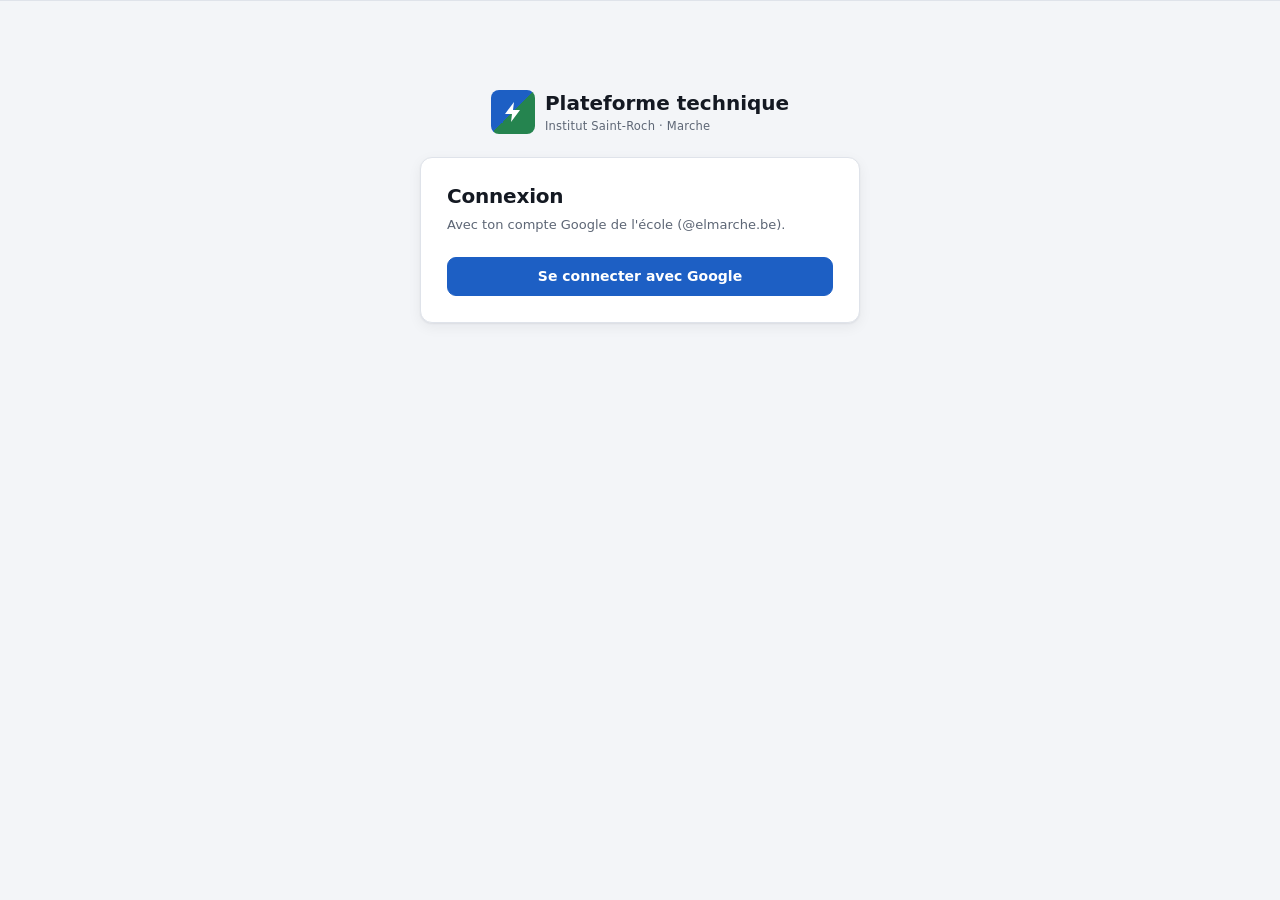
<file: index.html>
<!doctype html>
<html lang="fr-BE">
<head>
<meta charset="utf-8">
<meta name="viewport" content="width=device-width,initial-scale=1">
<title>Plateforme technique</title>
<meta name="description" content="Cours techniques, suivi des élèves, cotes et stages — section maintenance industrielle">
<meta name="theme-color" content="#1d5fc4">
<link rel="manifest" href="manifest.webmanifest">
<link rel="icon" href="icons/icon.svg" type="image/svg+xml">
<link rel="apple-touch-icon" href="icons/icon-192.png">
<link rel="stylesheet" href="css/styles.css?v=9">
</head>
<body>
<noscript>La plateforme a besoin de JavaScript.</noscript>
<script src="js/config.js?v=2"></script>
<script src="js/catalog.js?v=4"></script>
<script src="js/api-core.js?v=9"></script>
<script src="js/api.js?v=2"></script>
<script src="js/relais.js?v=3"></script>
<script src="js/chapitres.js?v=9"></script>
<script src="js/chap21.js?v=2"></script>
<script src="js/chap22.js?v=4"></script>
<script src="js/chap24.js?v=3"></script>
<script src="js/chap25.js?v=3"></script>
<script src="js/chap26.js?v=2"></script>
<script src="js/chap27.js?v=2"></script>
<script src="js/chap28.js?v=1"></script>
<script src="js/chap29.js?v=3"></script>
<script src="js/chap210.js?v=2"></script>
<script src="js/chap211.js?v=1"></script>
<script src="js/schema-elec.js?v=1"></script>
<script src="js/dessin4.js?v=1"></script>
<script src="js/formules.js?v=6"></script>
<script src="js/af3.js?v=2"></script>
<script src="js/af3-1.js?v=4"></script>
<script src="js/af3-2.js?v=7"></script>
<script src="js/af3-3.js?v=4"></script>
<script src="js/af3-4.js?v=3"></script>
<script src="js/af3-series.js?v=2"></script>
<script src="js/meca4.js?v=1"></script>
<script src="js/meca4-1.js?v=1"></script>
<script src="js/meca4-2.js?v=1"></script>
<script src="js/meca4-3.js?v=1"></script>
<script src="js/meca4-4.js?v=1"></script>
<script src="js/pied.js?v=2"></script>
<script src="js/meca4-5.js?v=2"></script>
<script src="js/schemas.js?v=2"></script>
<script src="js/meca4-ent.js?v=1"></script>
<script src="js/bilan.js?v=4"></script>
<script src="js/core.js?v=18"></script>
<script src="js/pages.js?v=21"></script>
<script src="js/pages-prof.js?v=16"></script>
<script src="js/historique.js?v=7"></script>
<script src="js/dessins.js?v=1"></script>
<script src="js/appnotes.js?v=3"></script>
<script src="js/rapports.js?v=2"></script>
<script src="js/calculette.js?v=2"></script>
<script>init();</script>
</body>
</html>
</file>
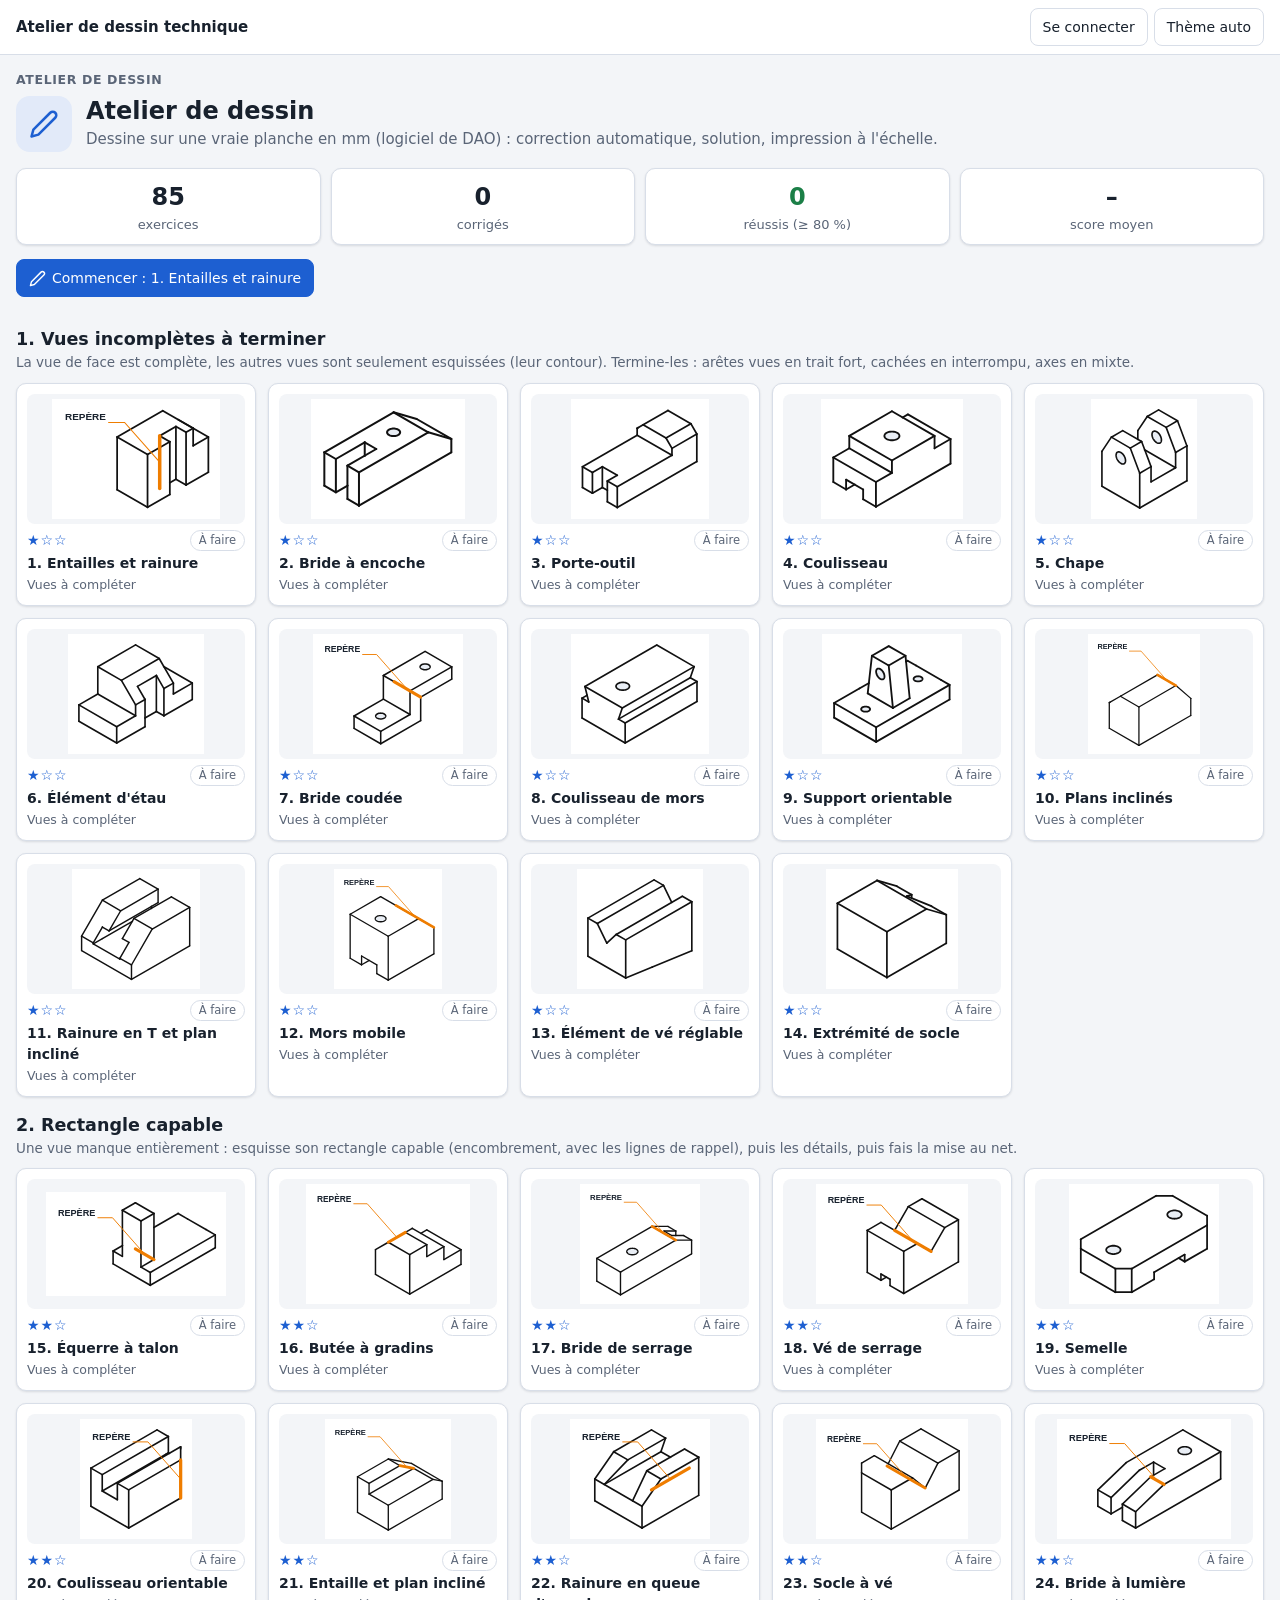
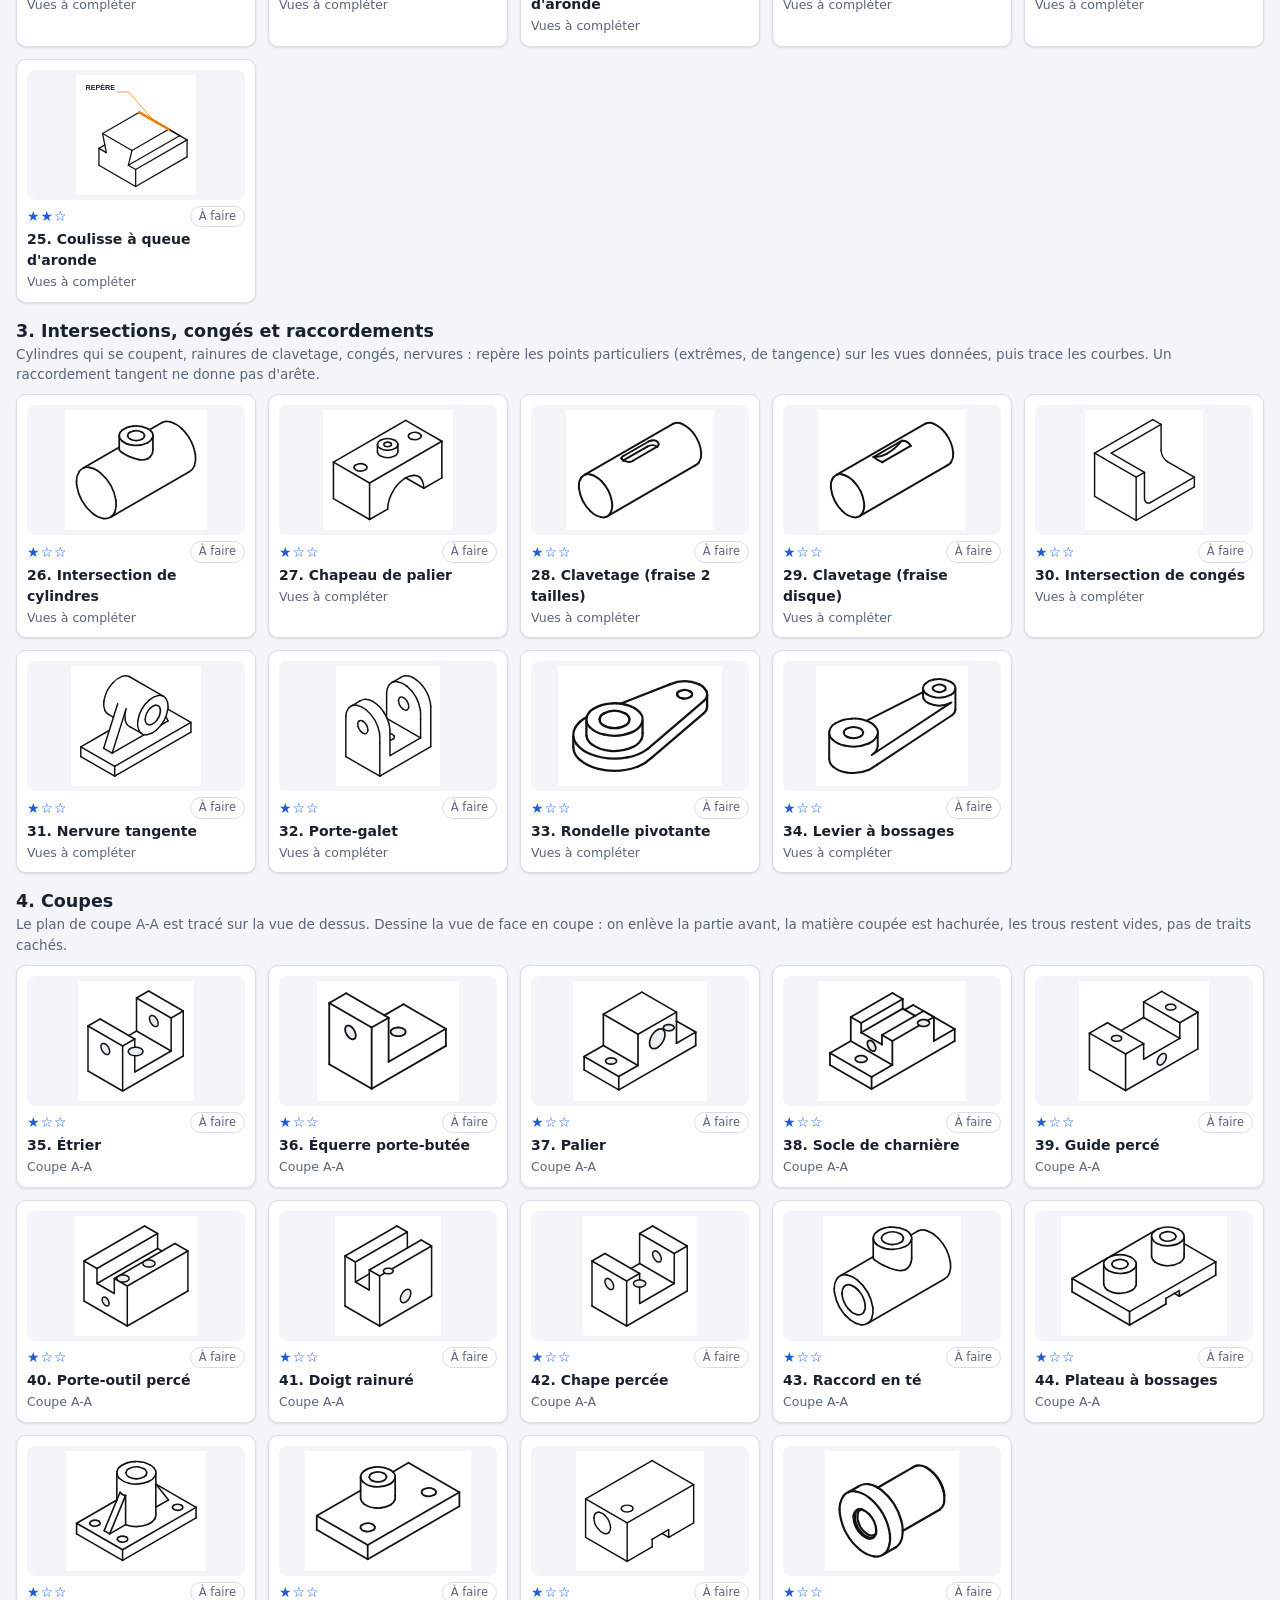
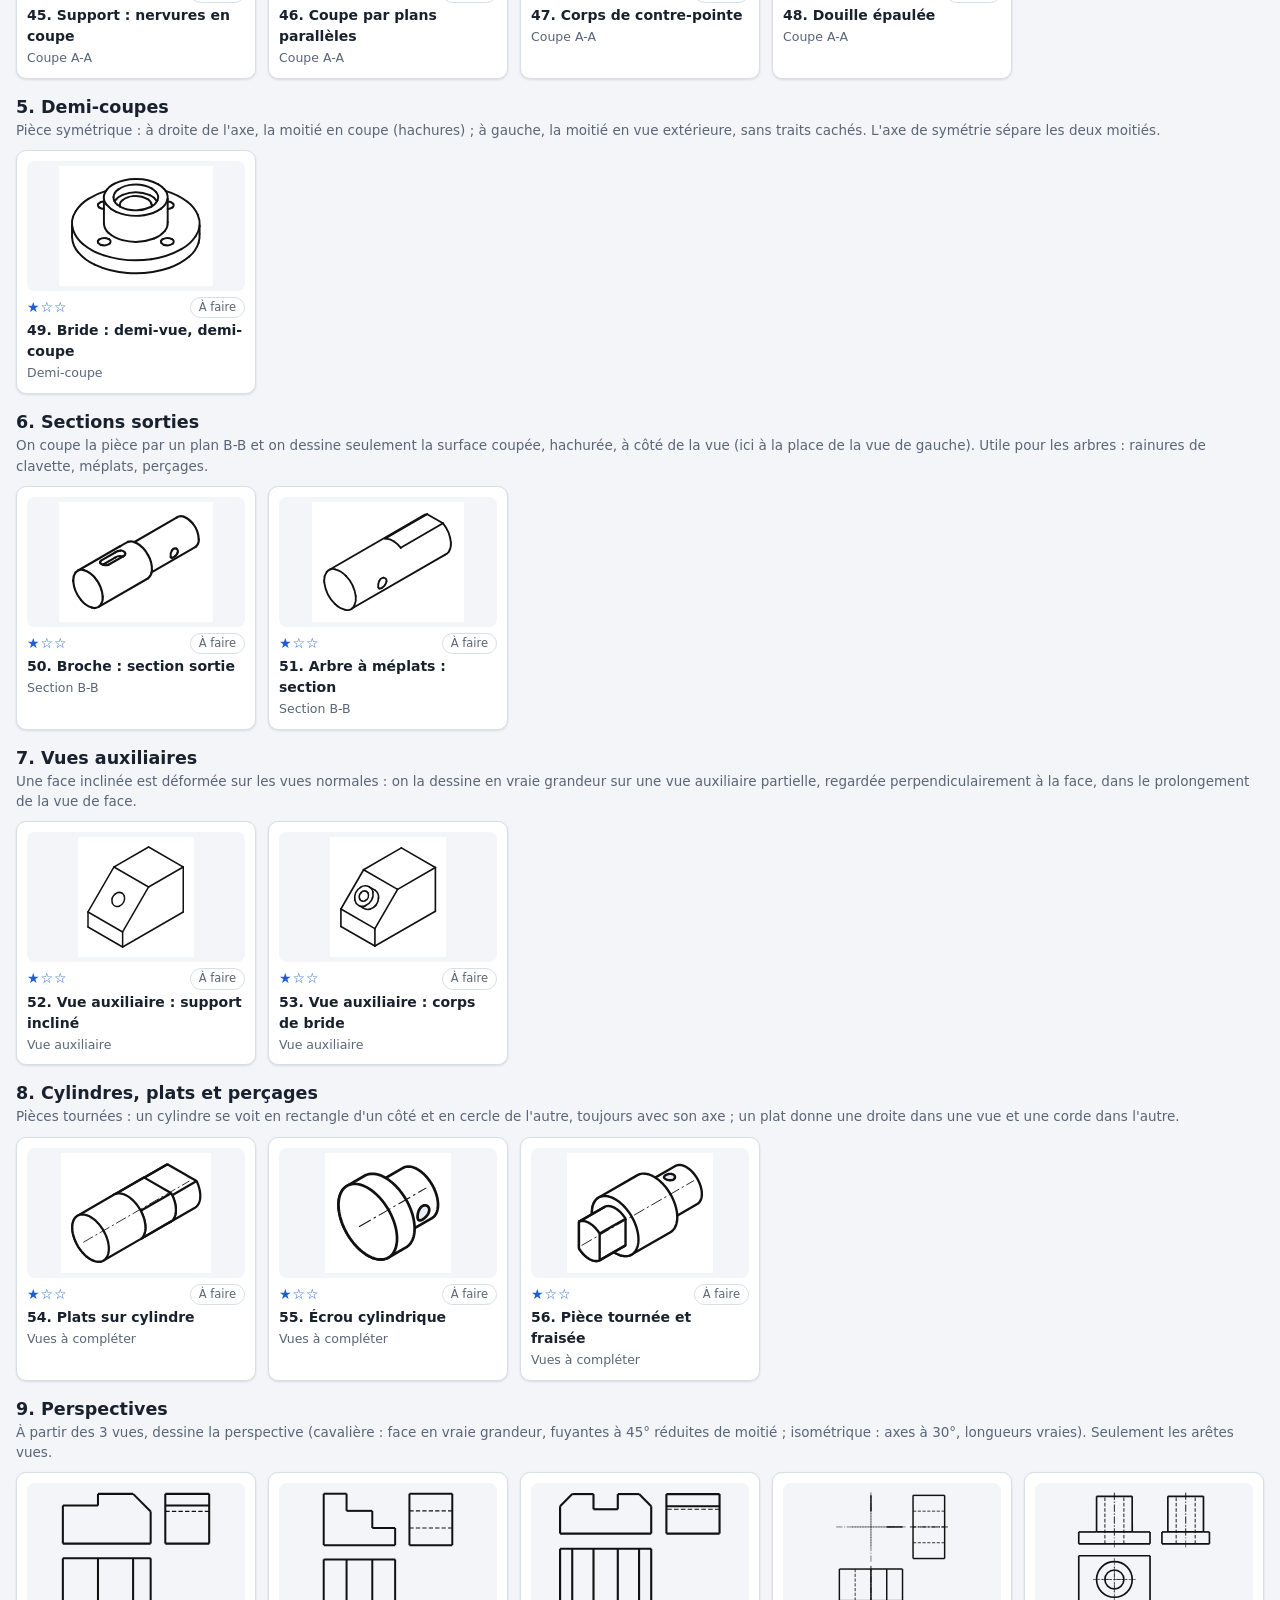
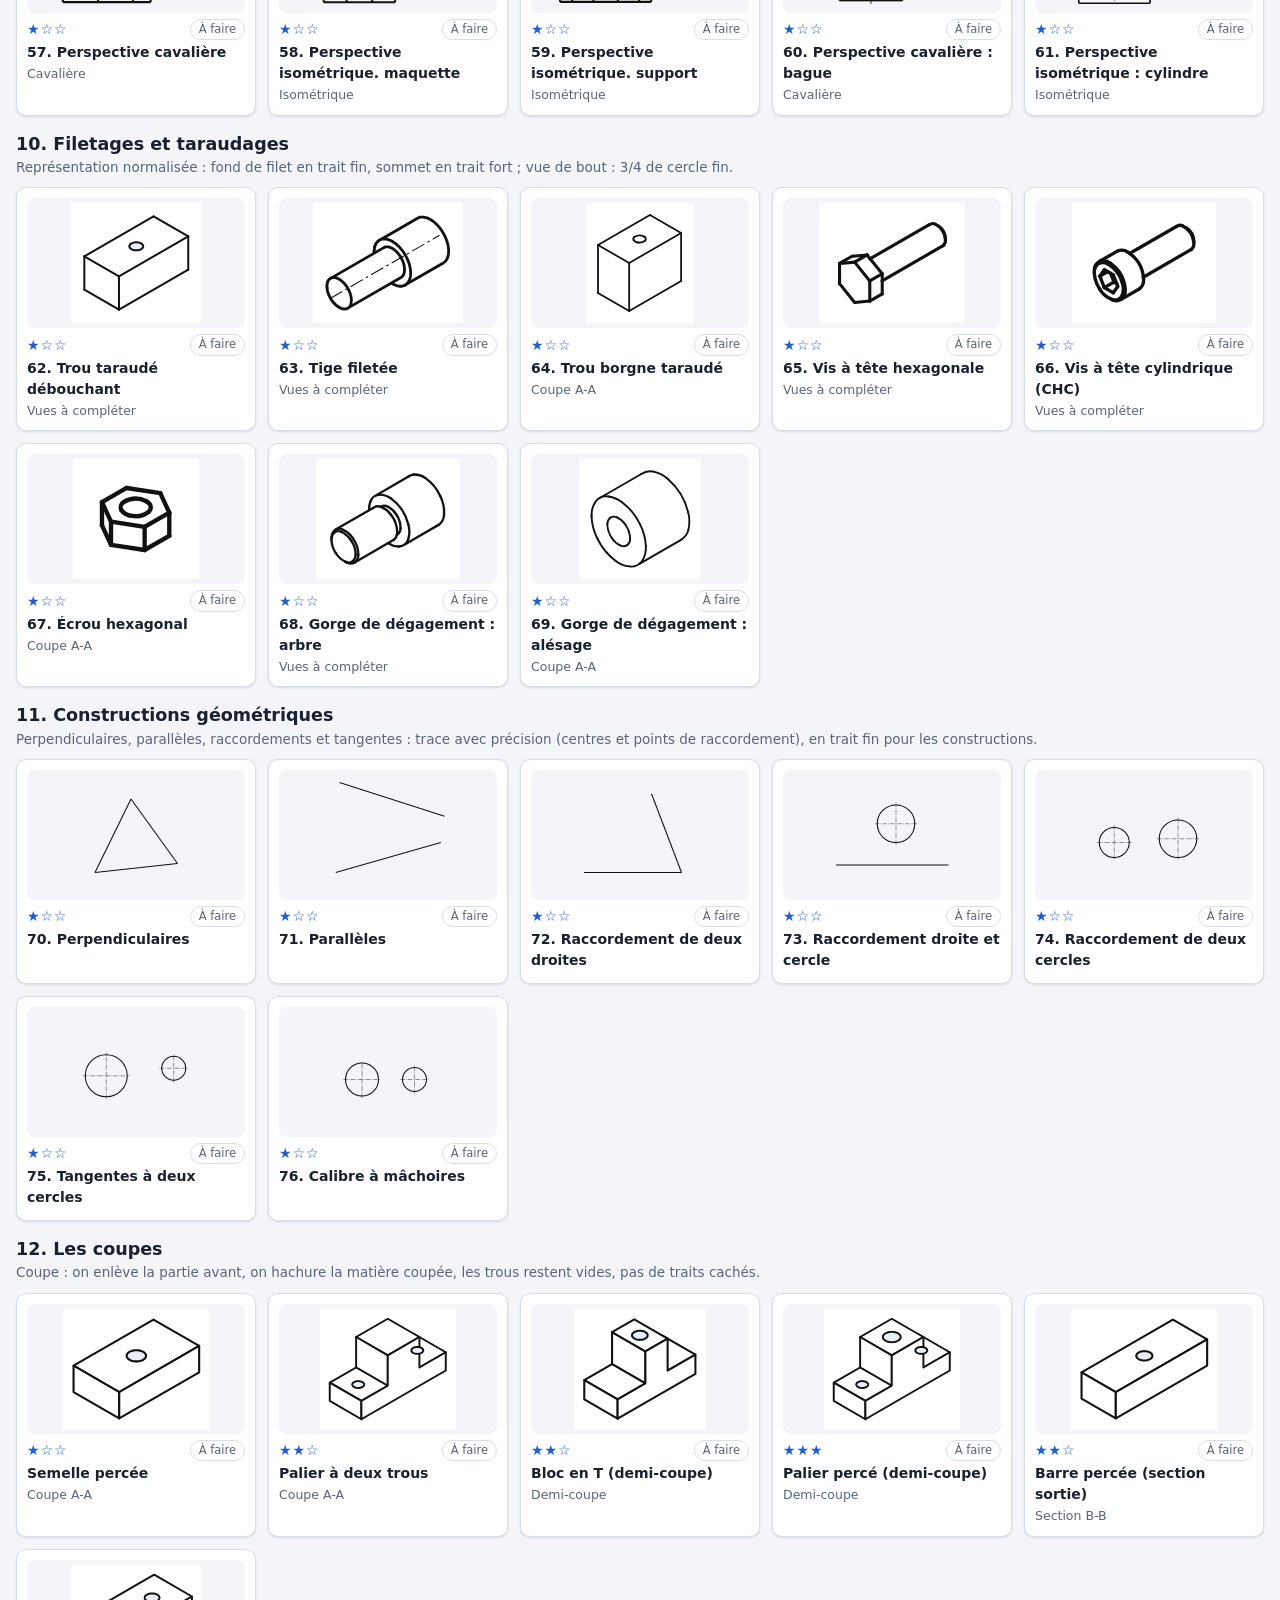
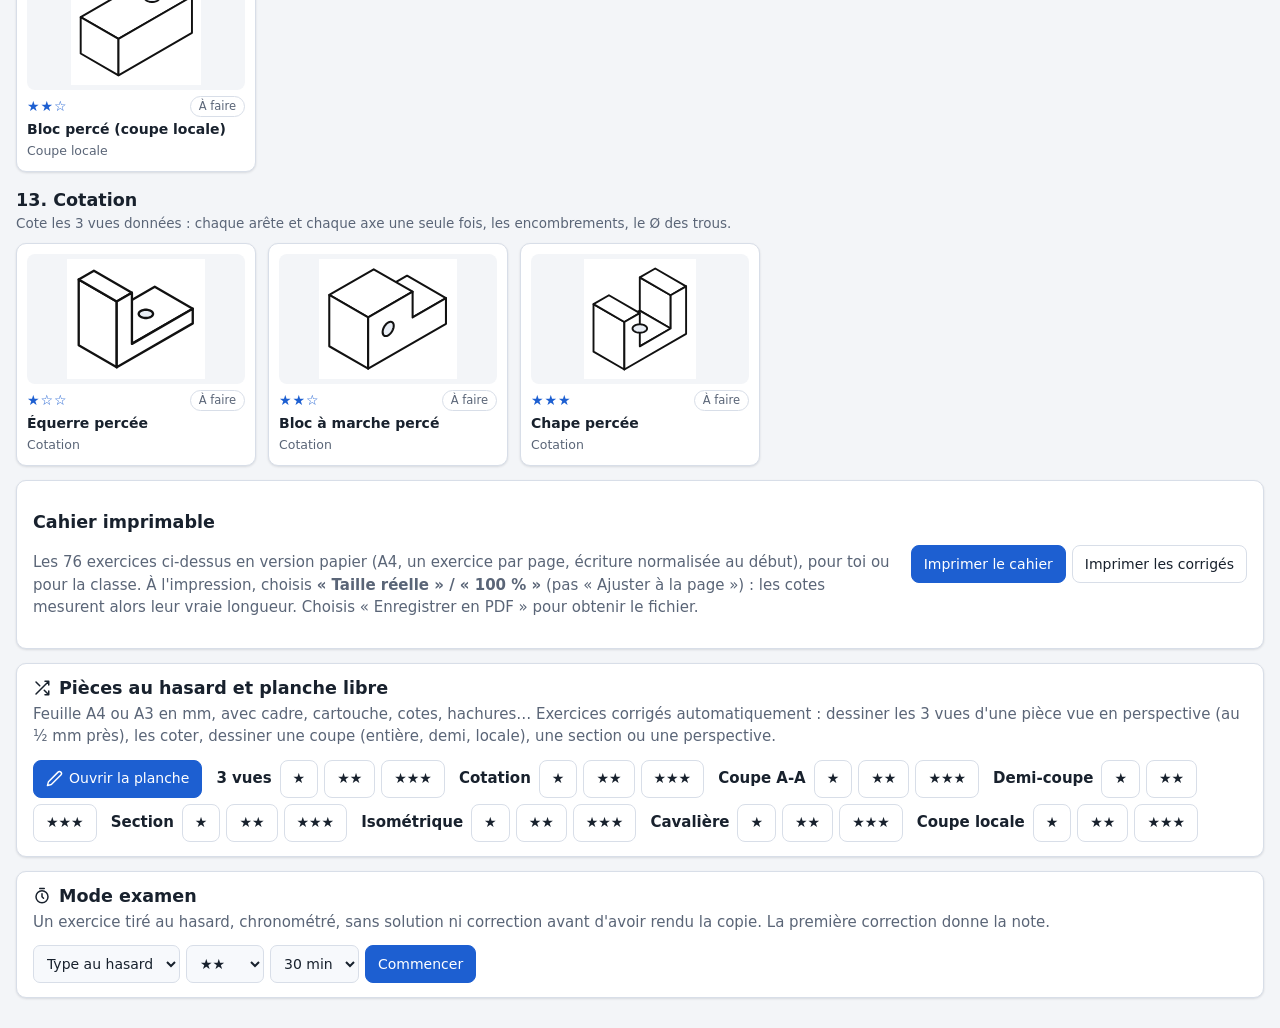
<file: outils/atelier-dessin/index.html>
<!DOCTYPE html>
<html lang="fr-BE">
<head>
<meta charset="utf-8">
<meta name="viewport" content="width=device-width, initial-scale=1">
<title>Atelier de dessin technique – Plateforme technique</title>
<!--
  Atelier de dessin technique : outil autonome (HTML + CSS + modules JavaScript, sans compilation).
  Dessiner les vues d'une pièce, les coupes, les sections, les perspectives et la cotation,
  avec correction automatique. Code : js/main.js (navigation), js/vues/ (pages), js/dao/ (dessin).
  Le travail de l'élève reste dans son navigateur ; connecté avec son adresse de l'école,
  il est aussi enregistré sur le serveur de la plateforme (js/plateforme.js).
-->
<script>try { var t = localStorage.getItem('atelier-dessin.theme'); if (t === 'light' || t === 'dark') document.documentElement.dataset.theme = t; } catch (e) {}</script>
<link rel="stylesheet" href="css/styles.css">
<!-- connexion et serveur de la plateforme (même adresse) -->
<script src="../../js/config.js?v=2"></script>
<script src="../../js/api-core.js?v=9"></script>
<script src="../../js/api.js?v=2"></script>
<script type="module" src="js/main.js"></script>
</head>
<body>
<header class="topbar">
  <a class="brand" href="#/dessin" aria-label="Atelier de dessin"><span class="txt">Atelier de dessin technique</span></a>
  <span style="flex:1"></span>
  <div class="top-actions"><button class="btn" id="btn-theme" type="button" aria-label="Changer de thème"></button></div>
</header>
<main id="vue" tabindex="-1"><div class="loading">Chargement…</div></main>
<div id="toasts" aria-live="polite"></div>
</body>
</html>
</file>
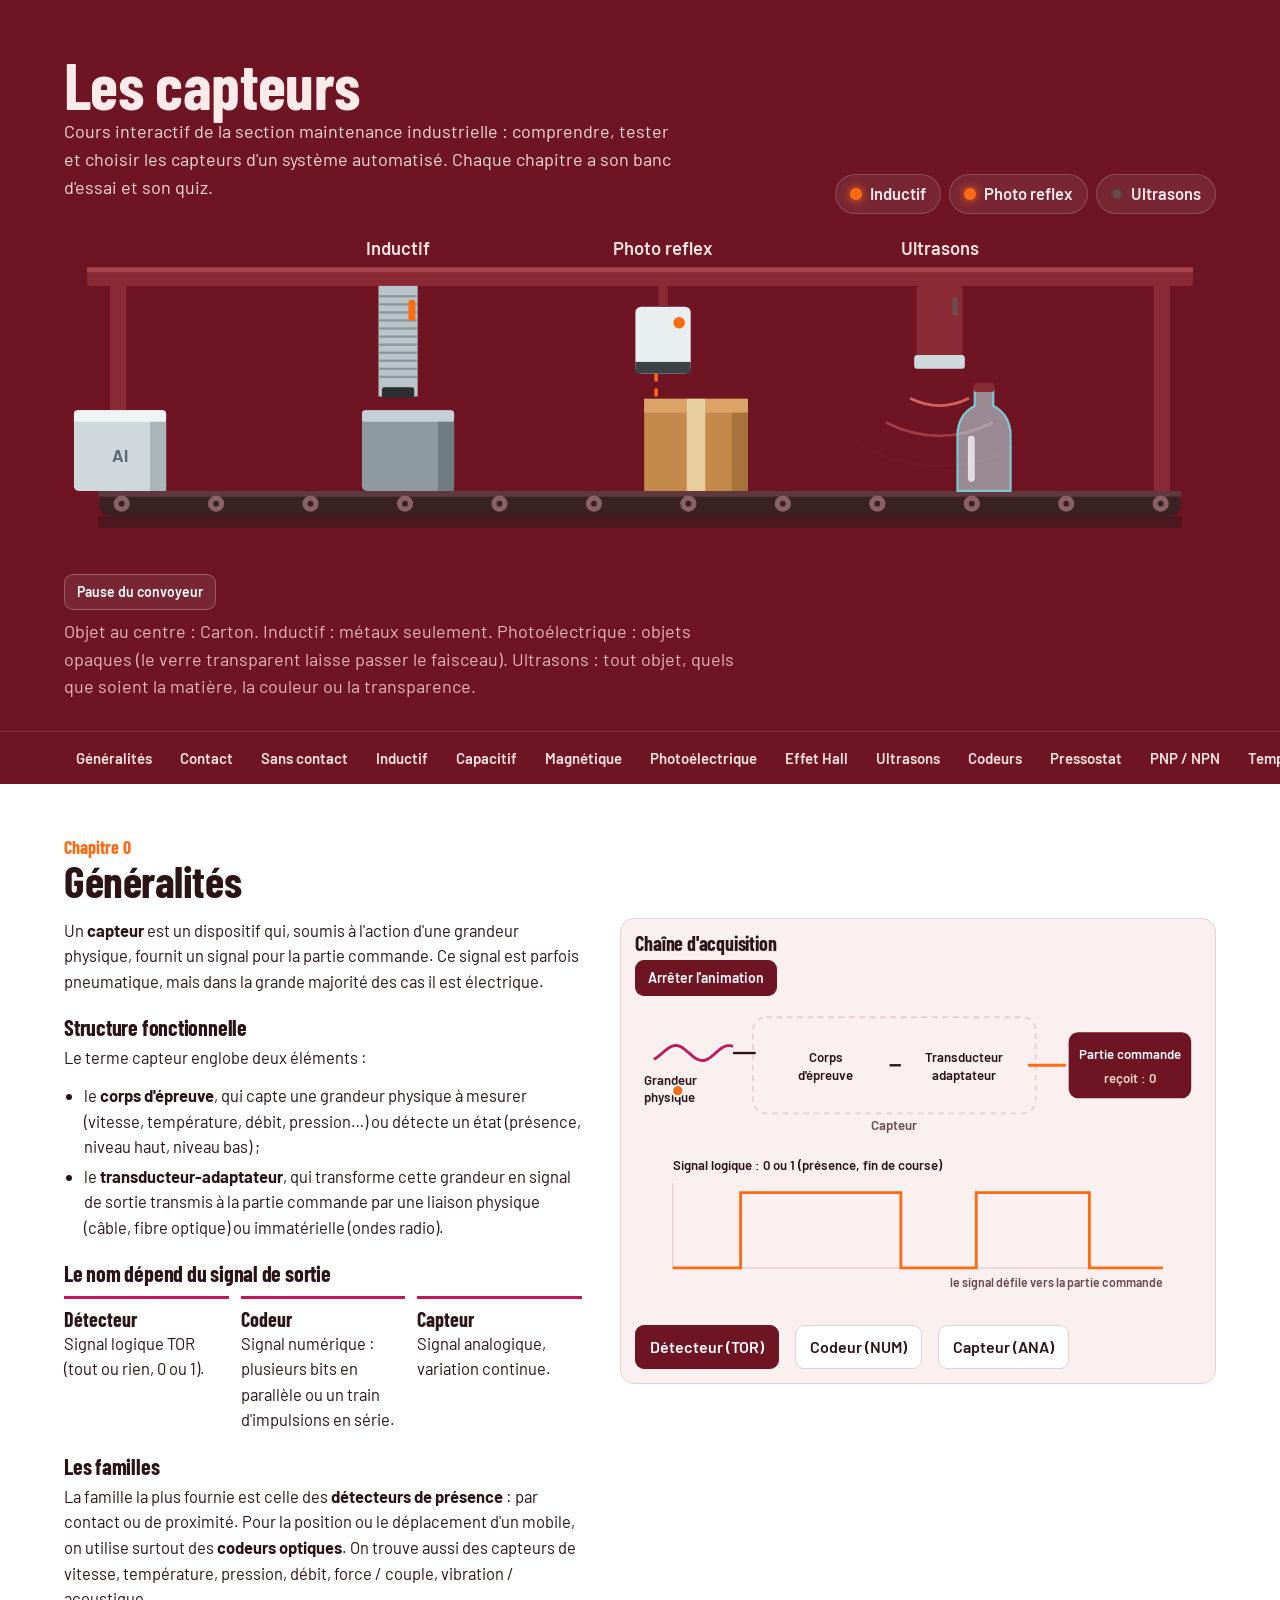
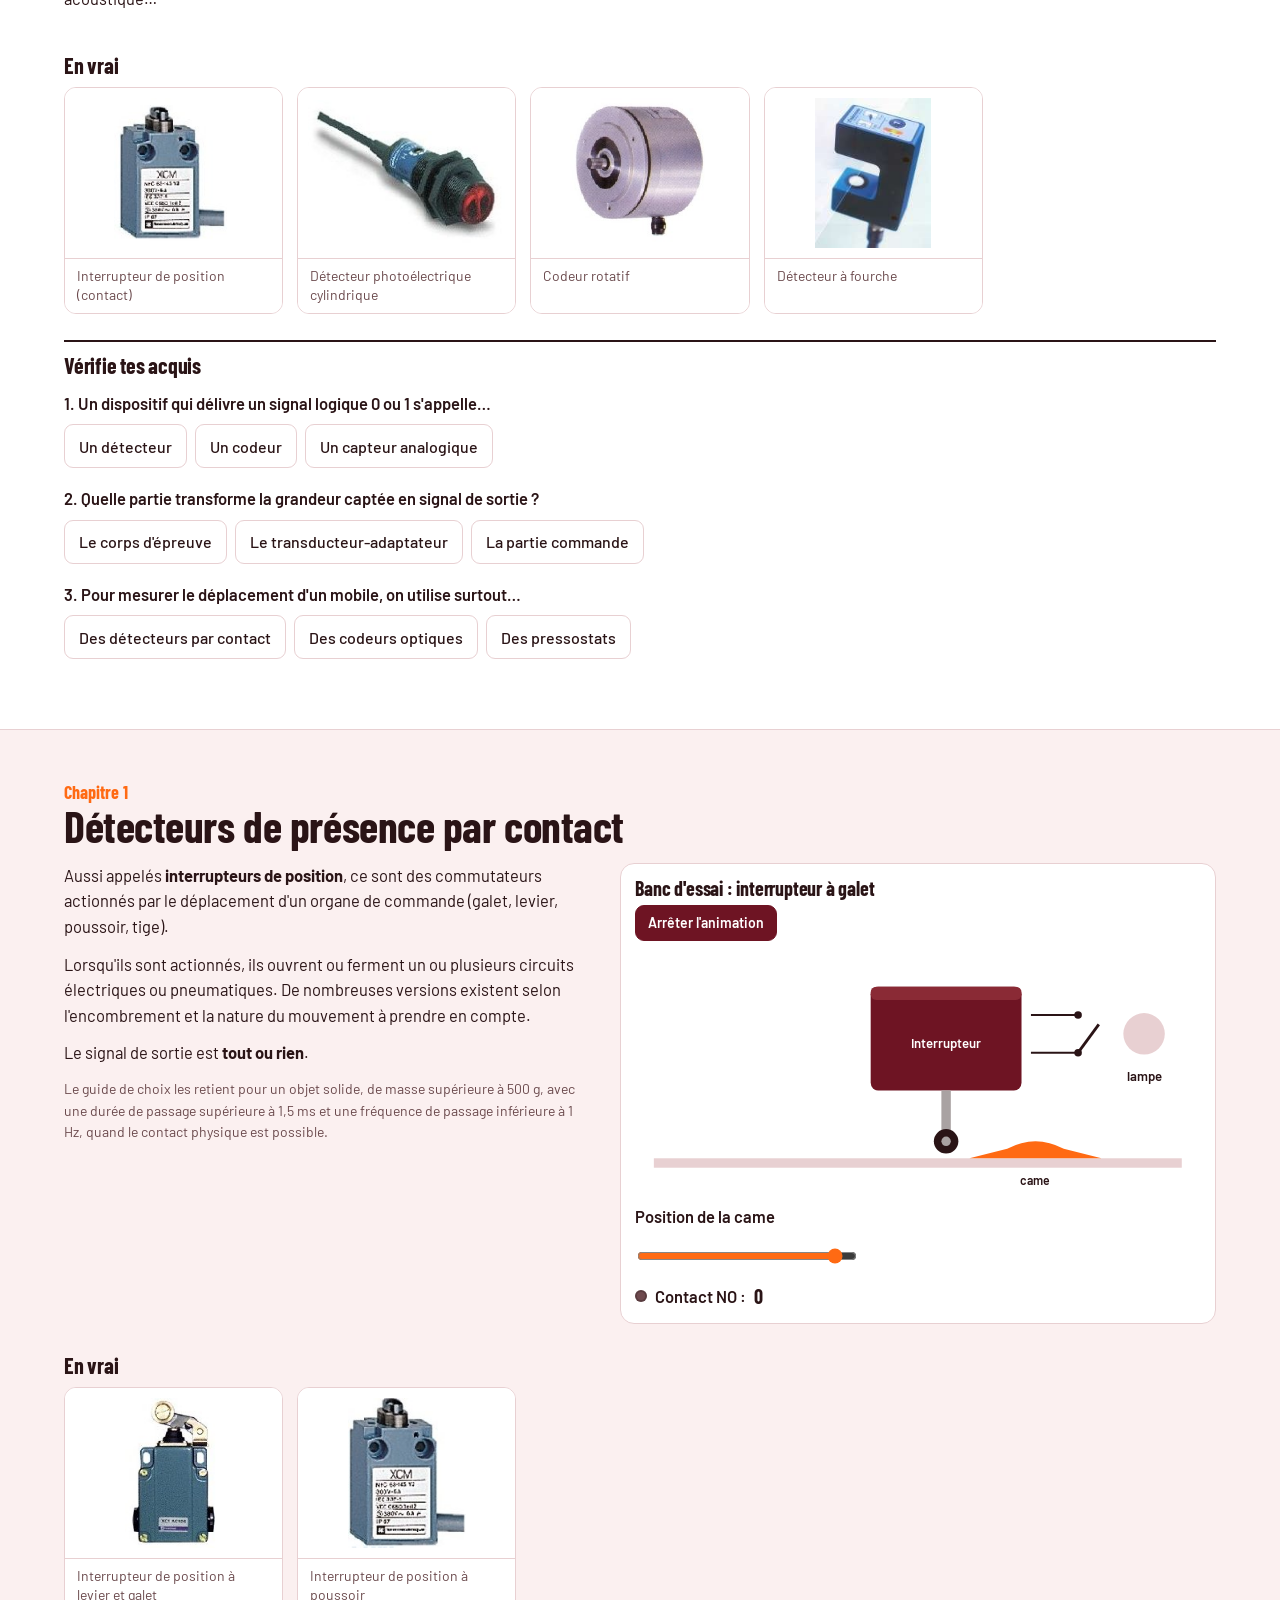
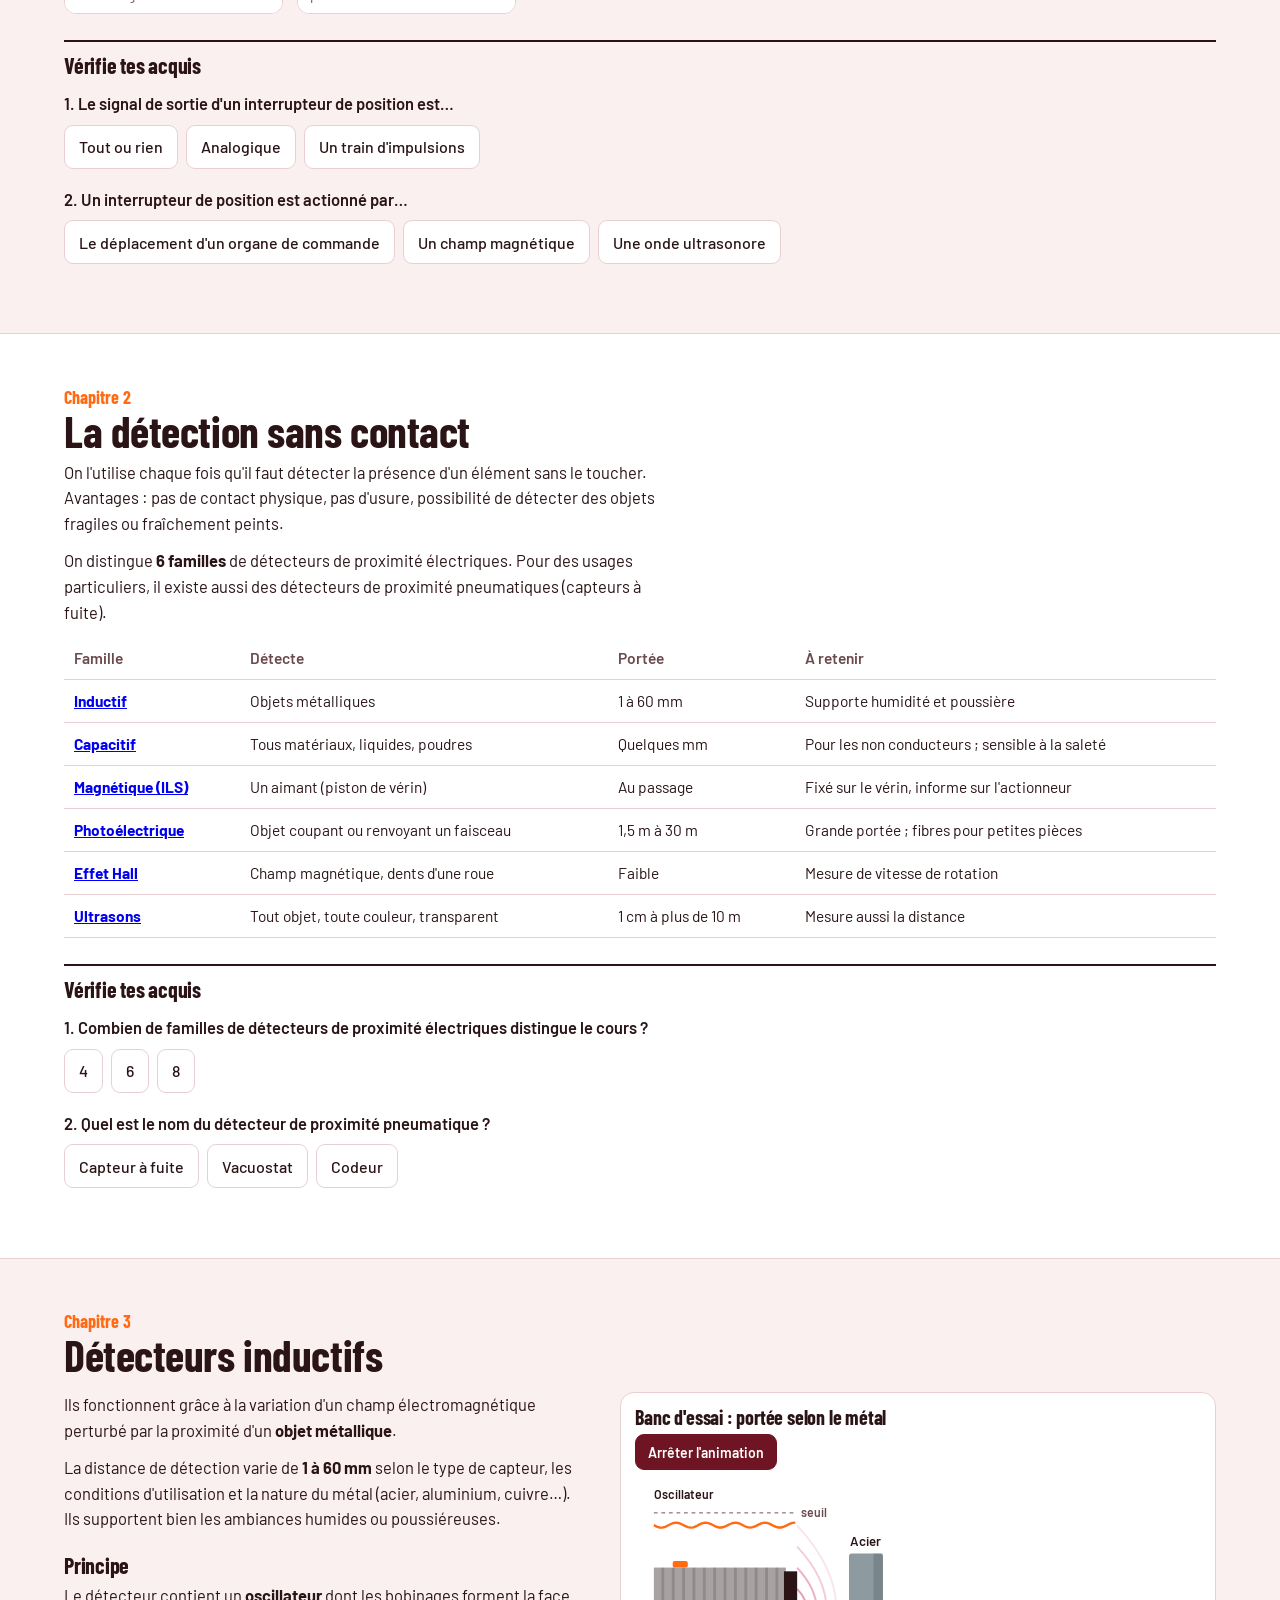
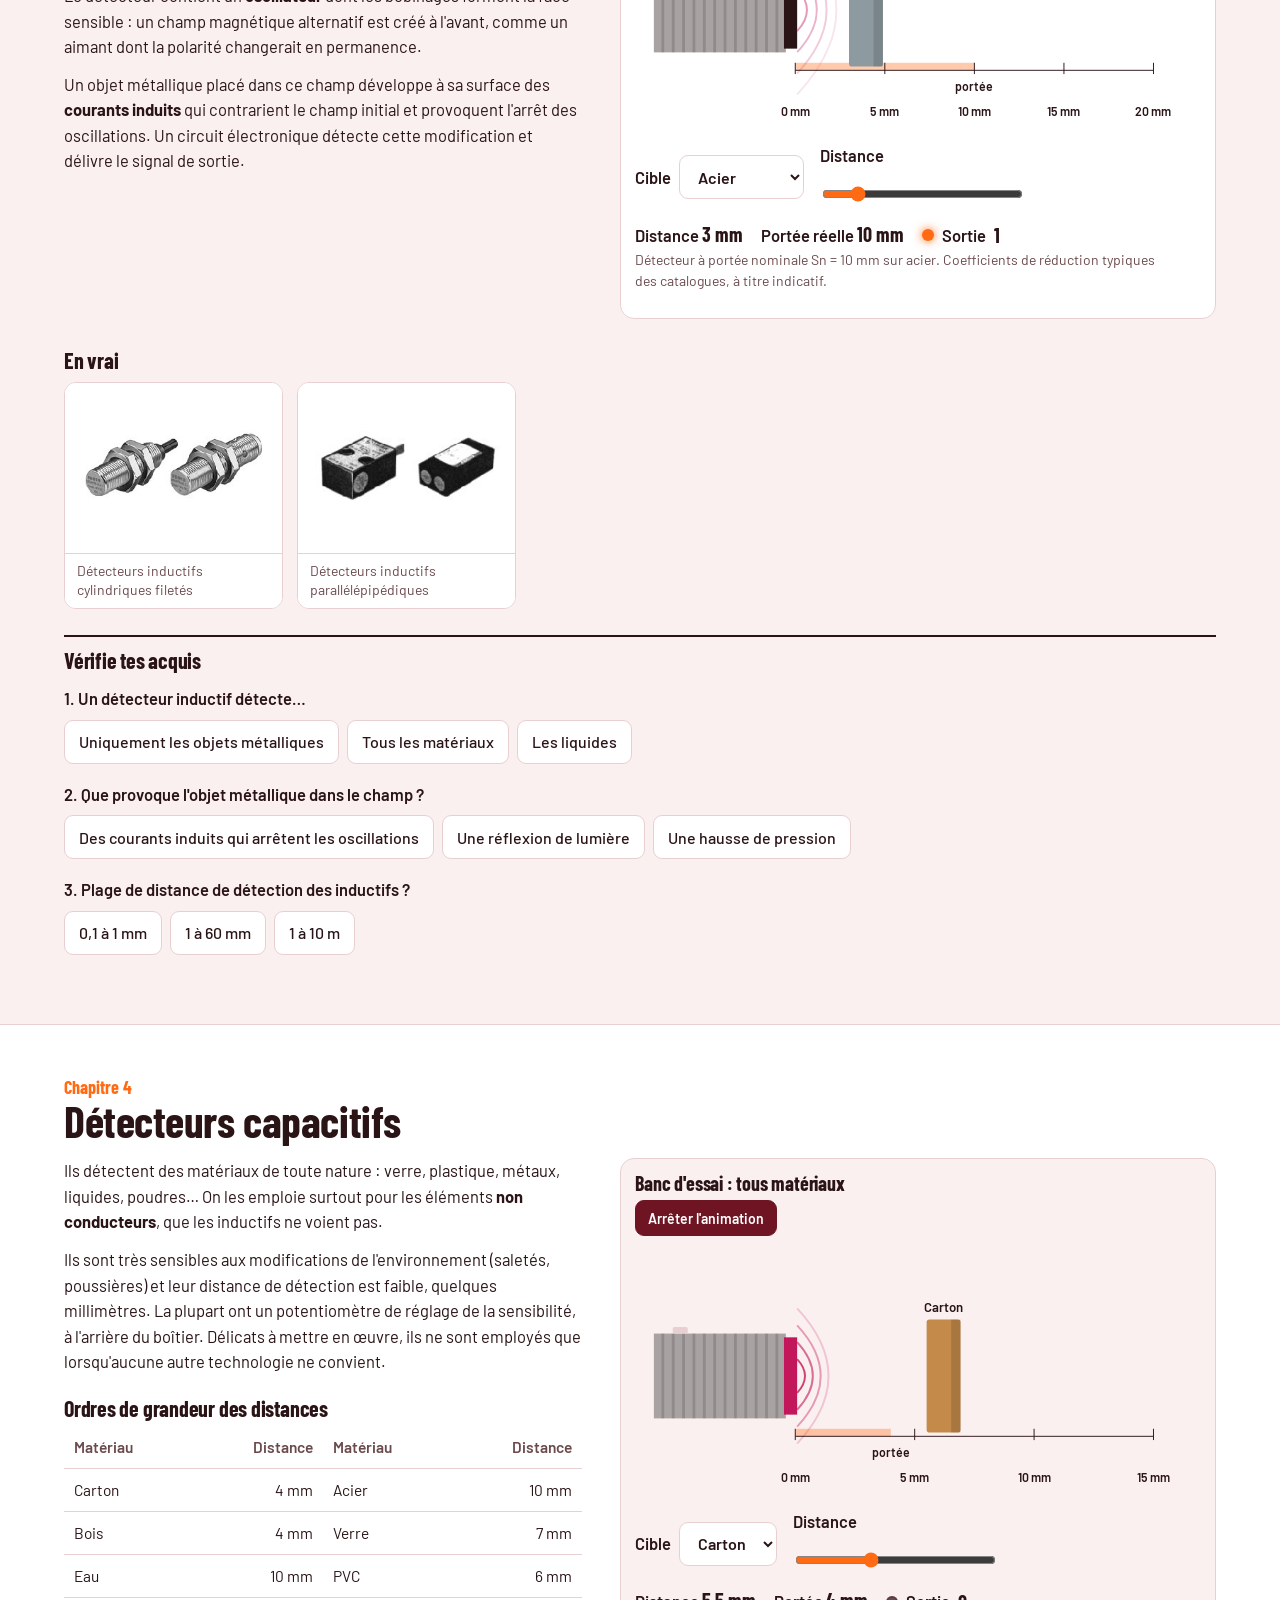
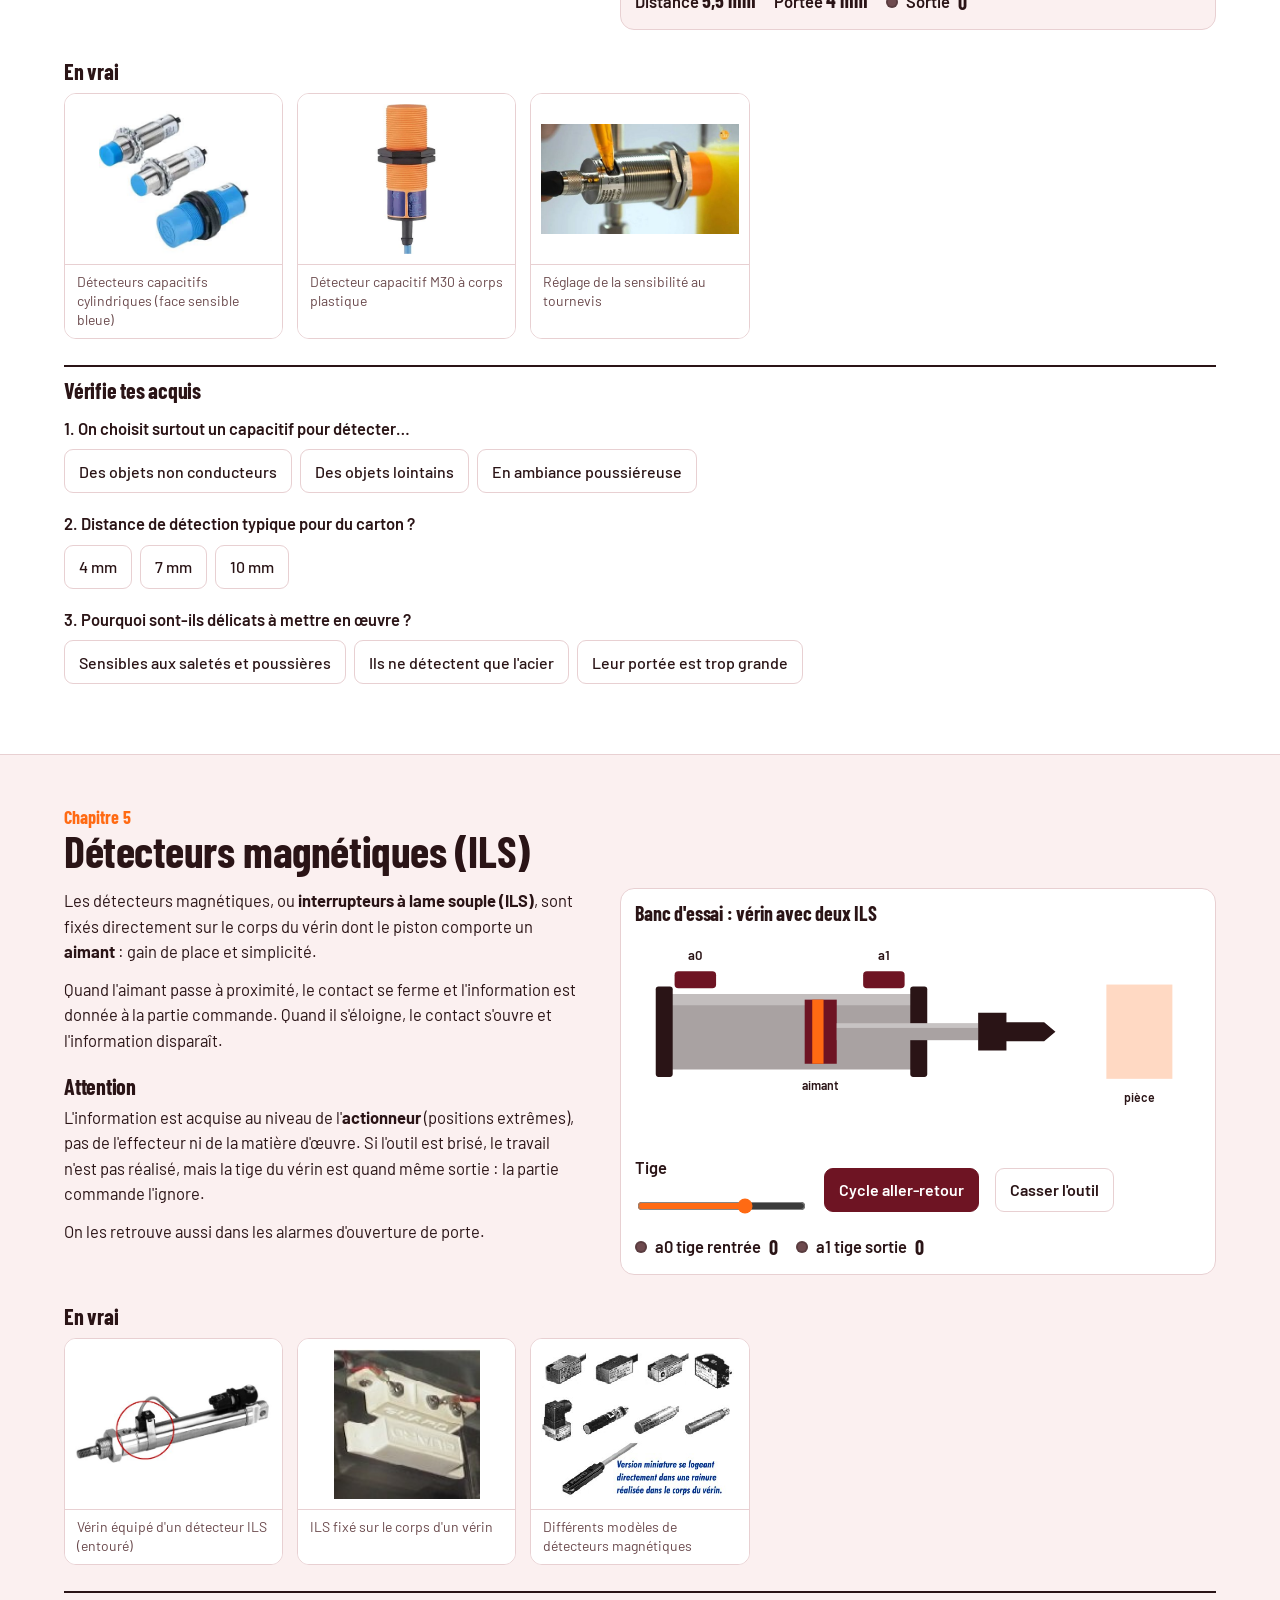
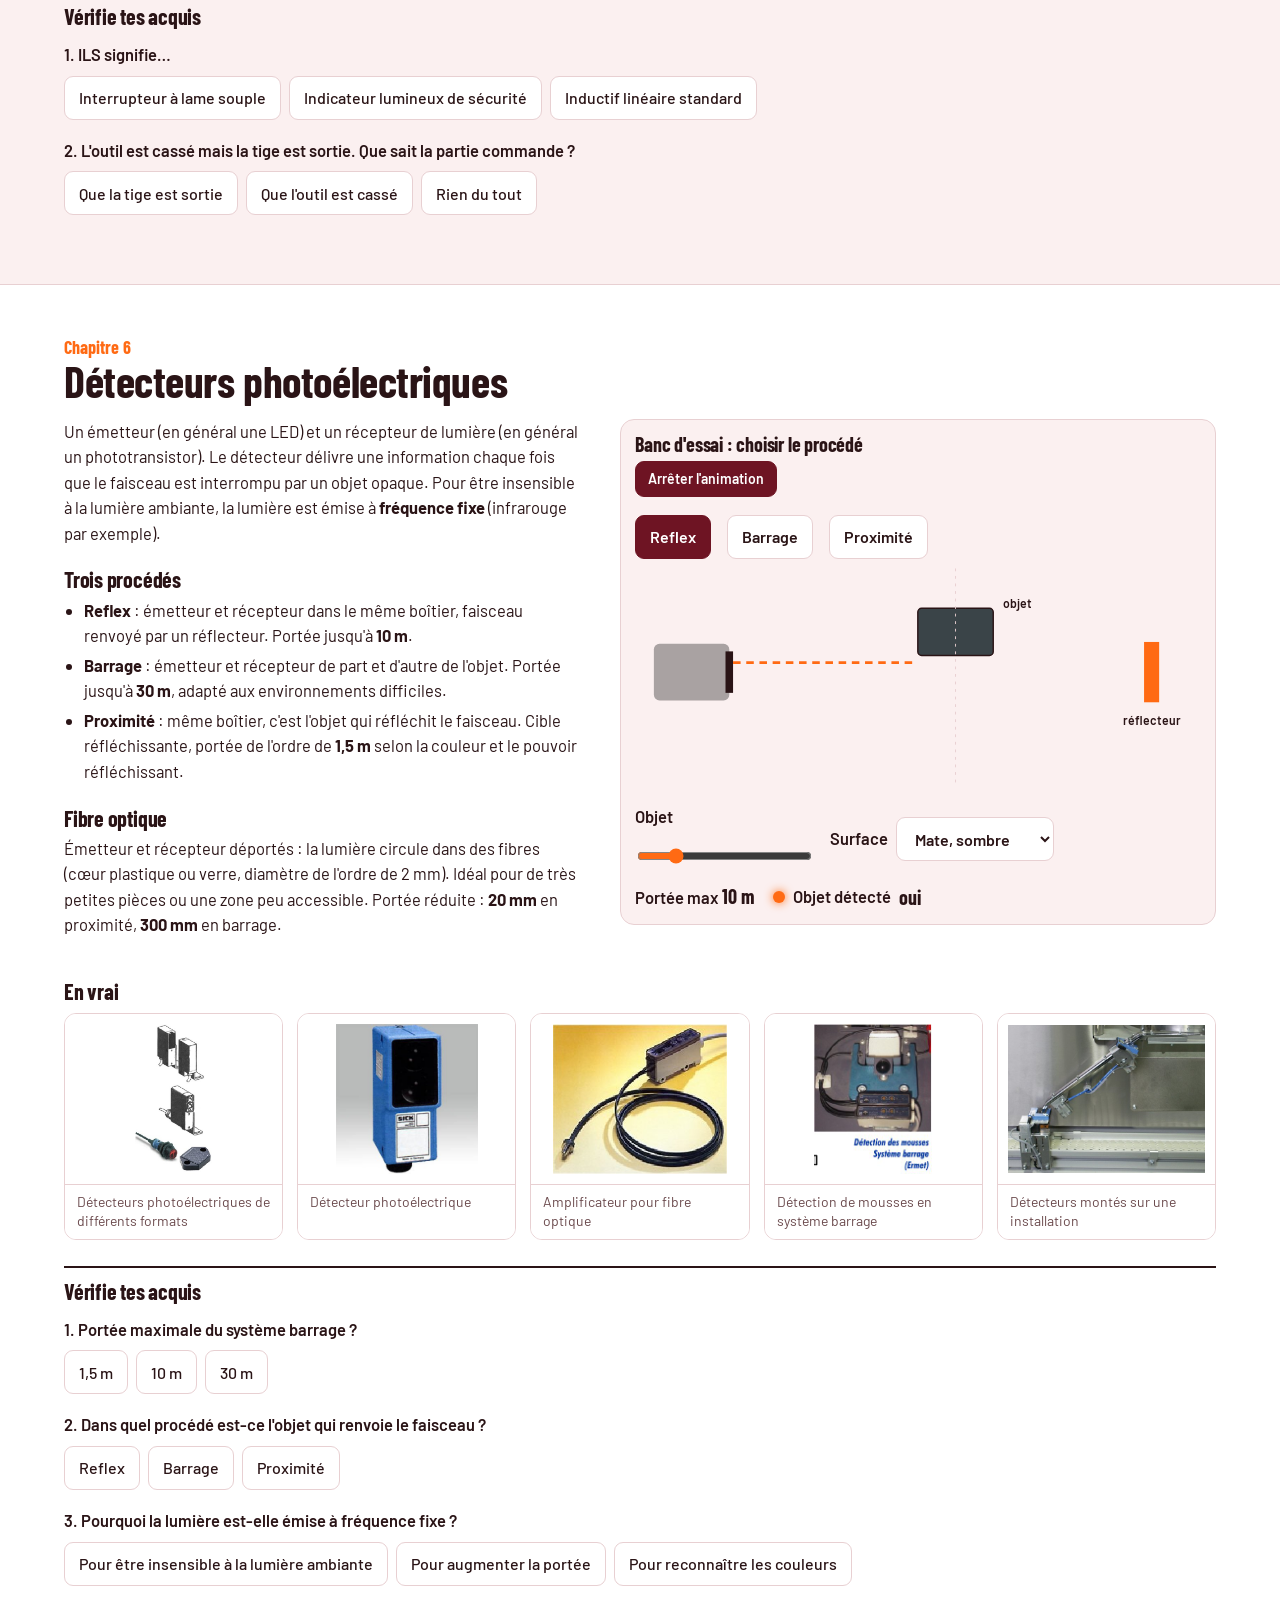
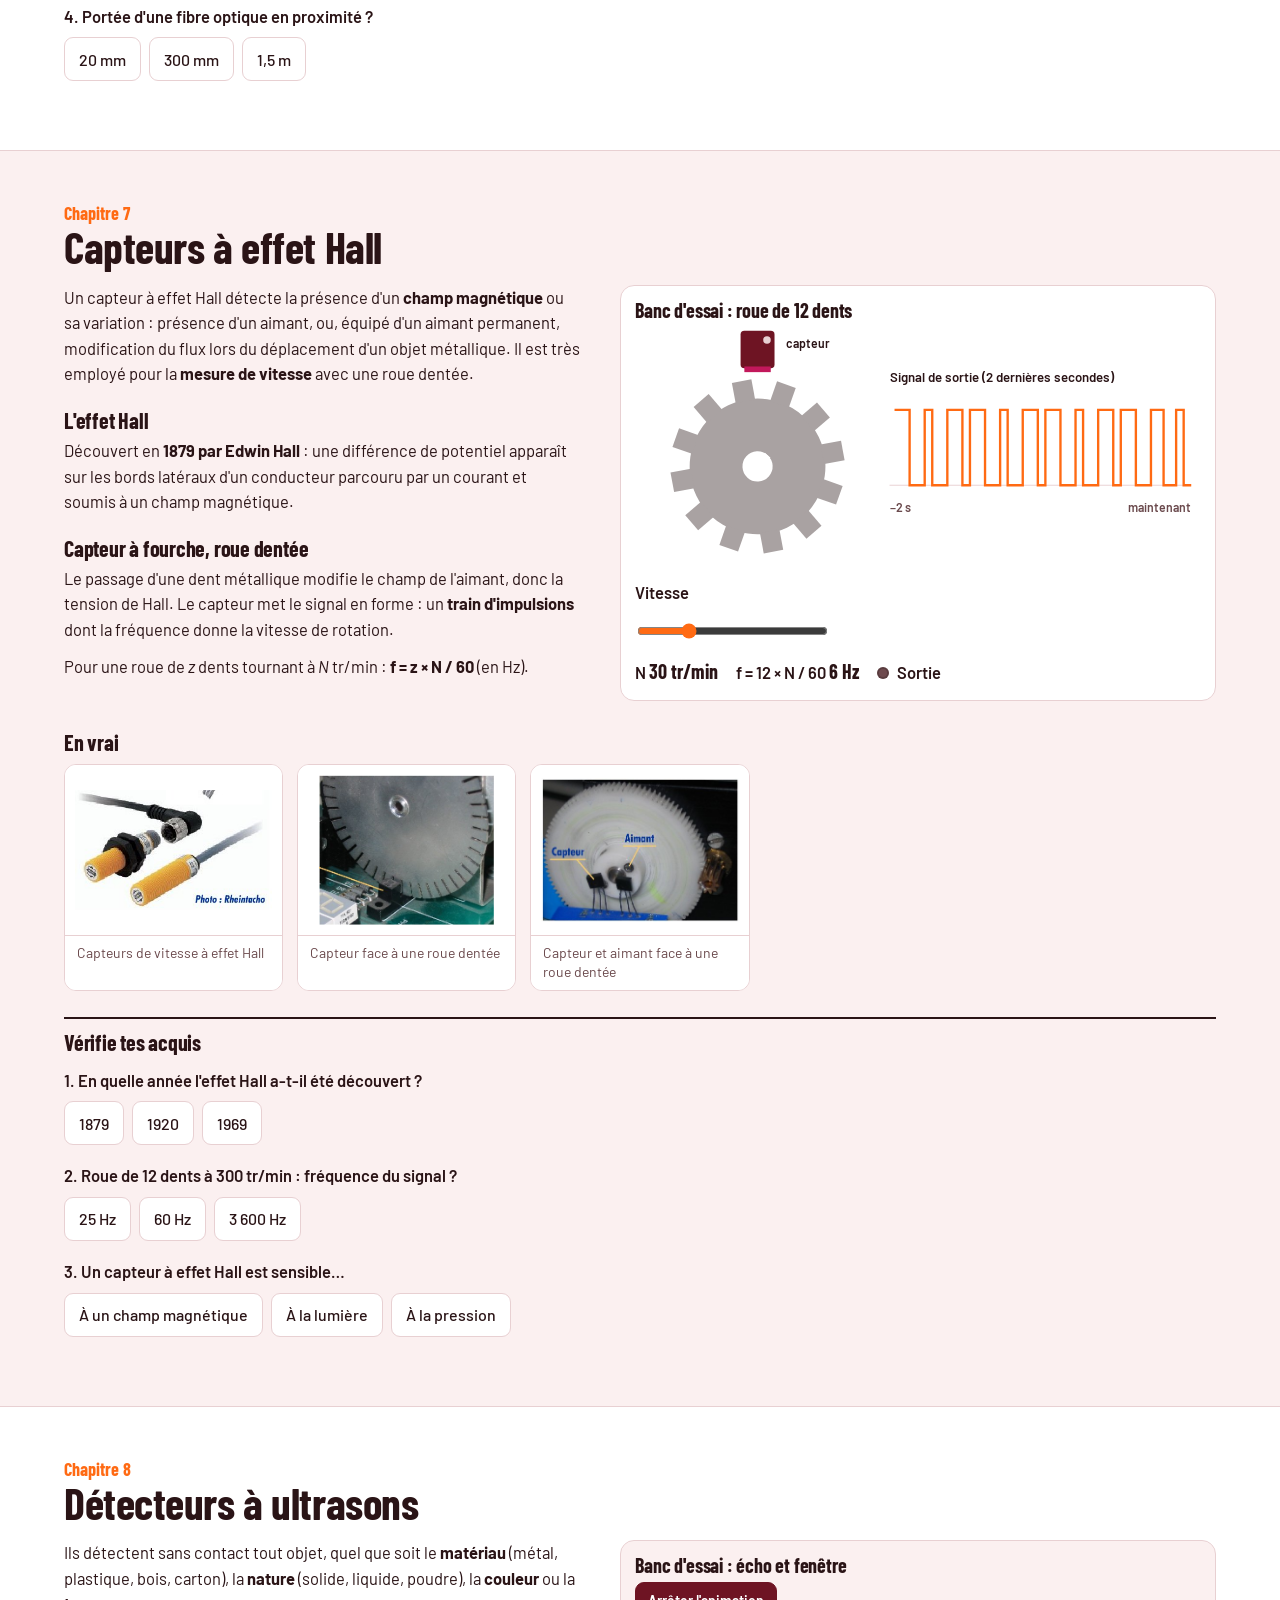
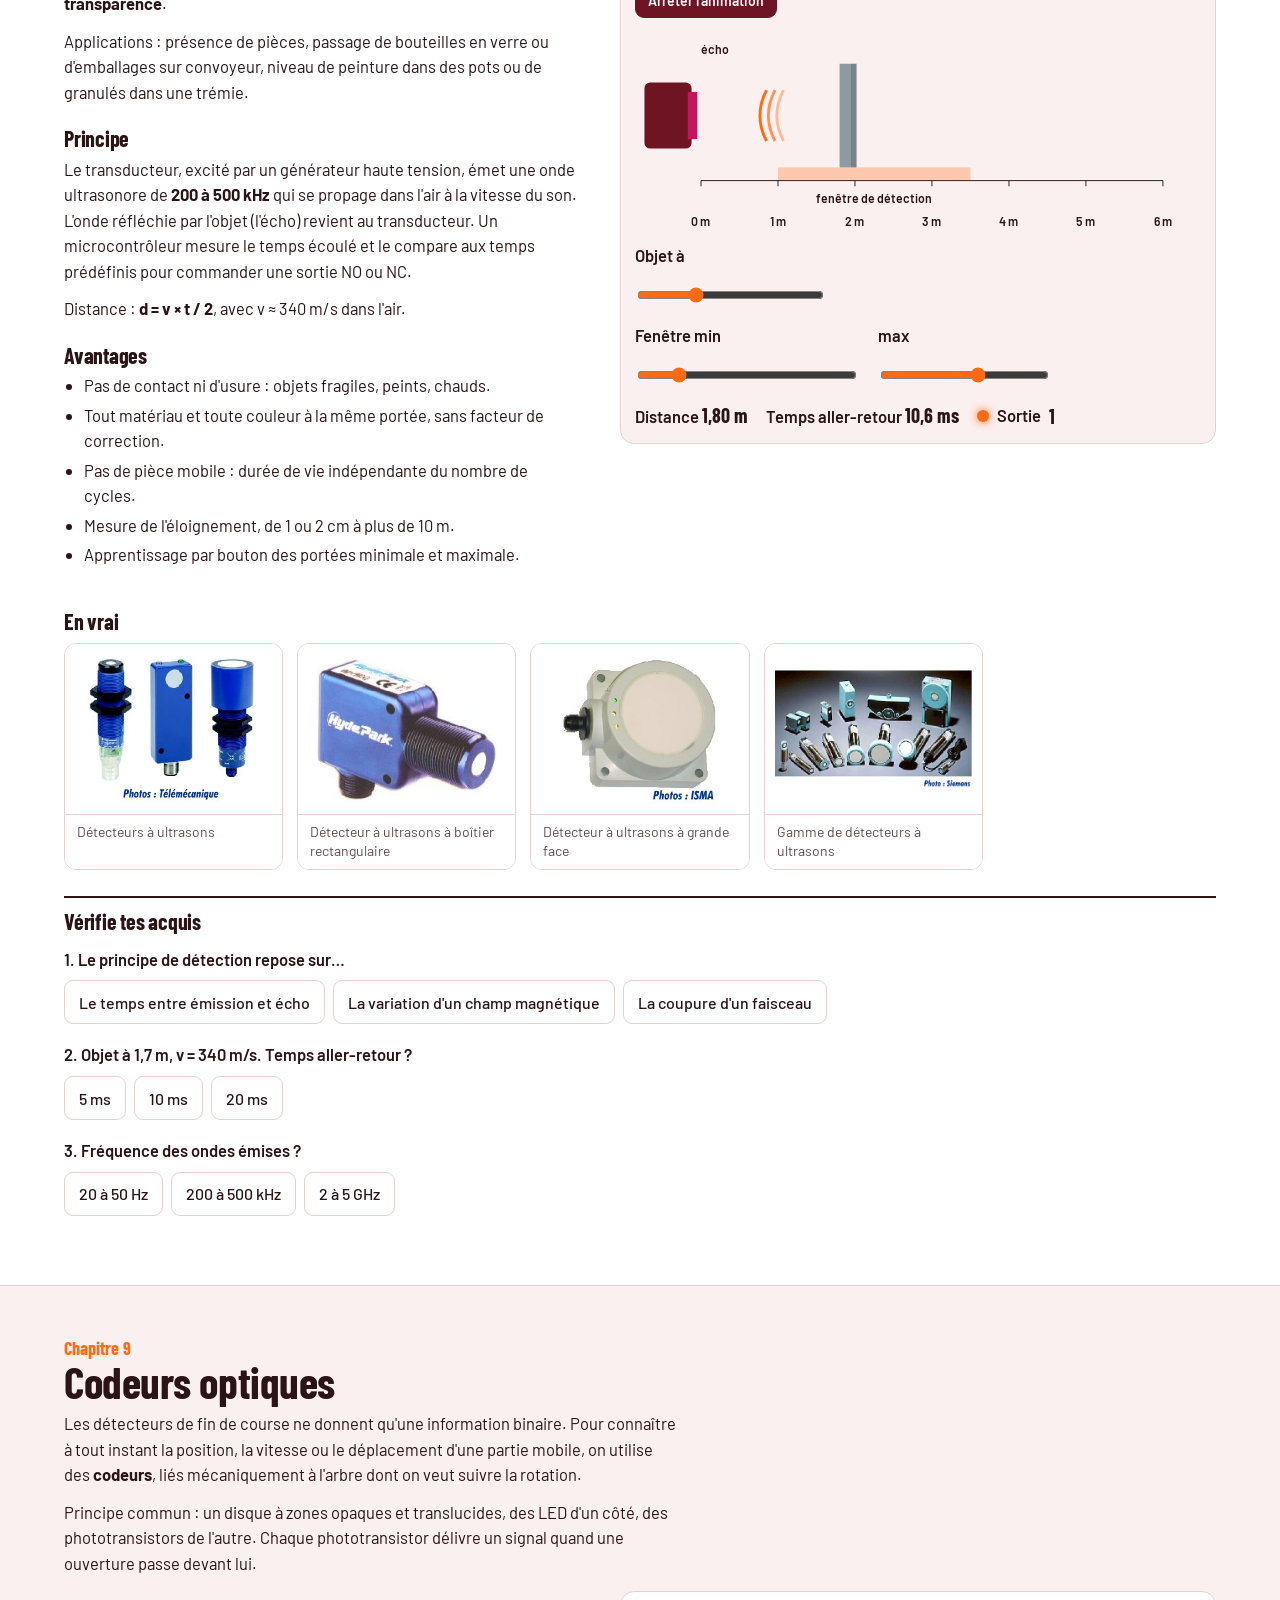
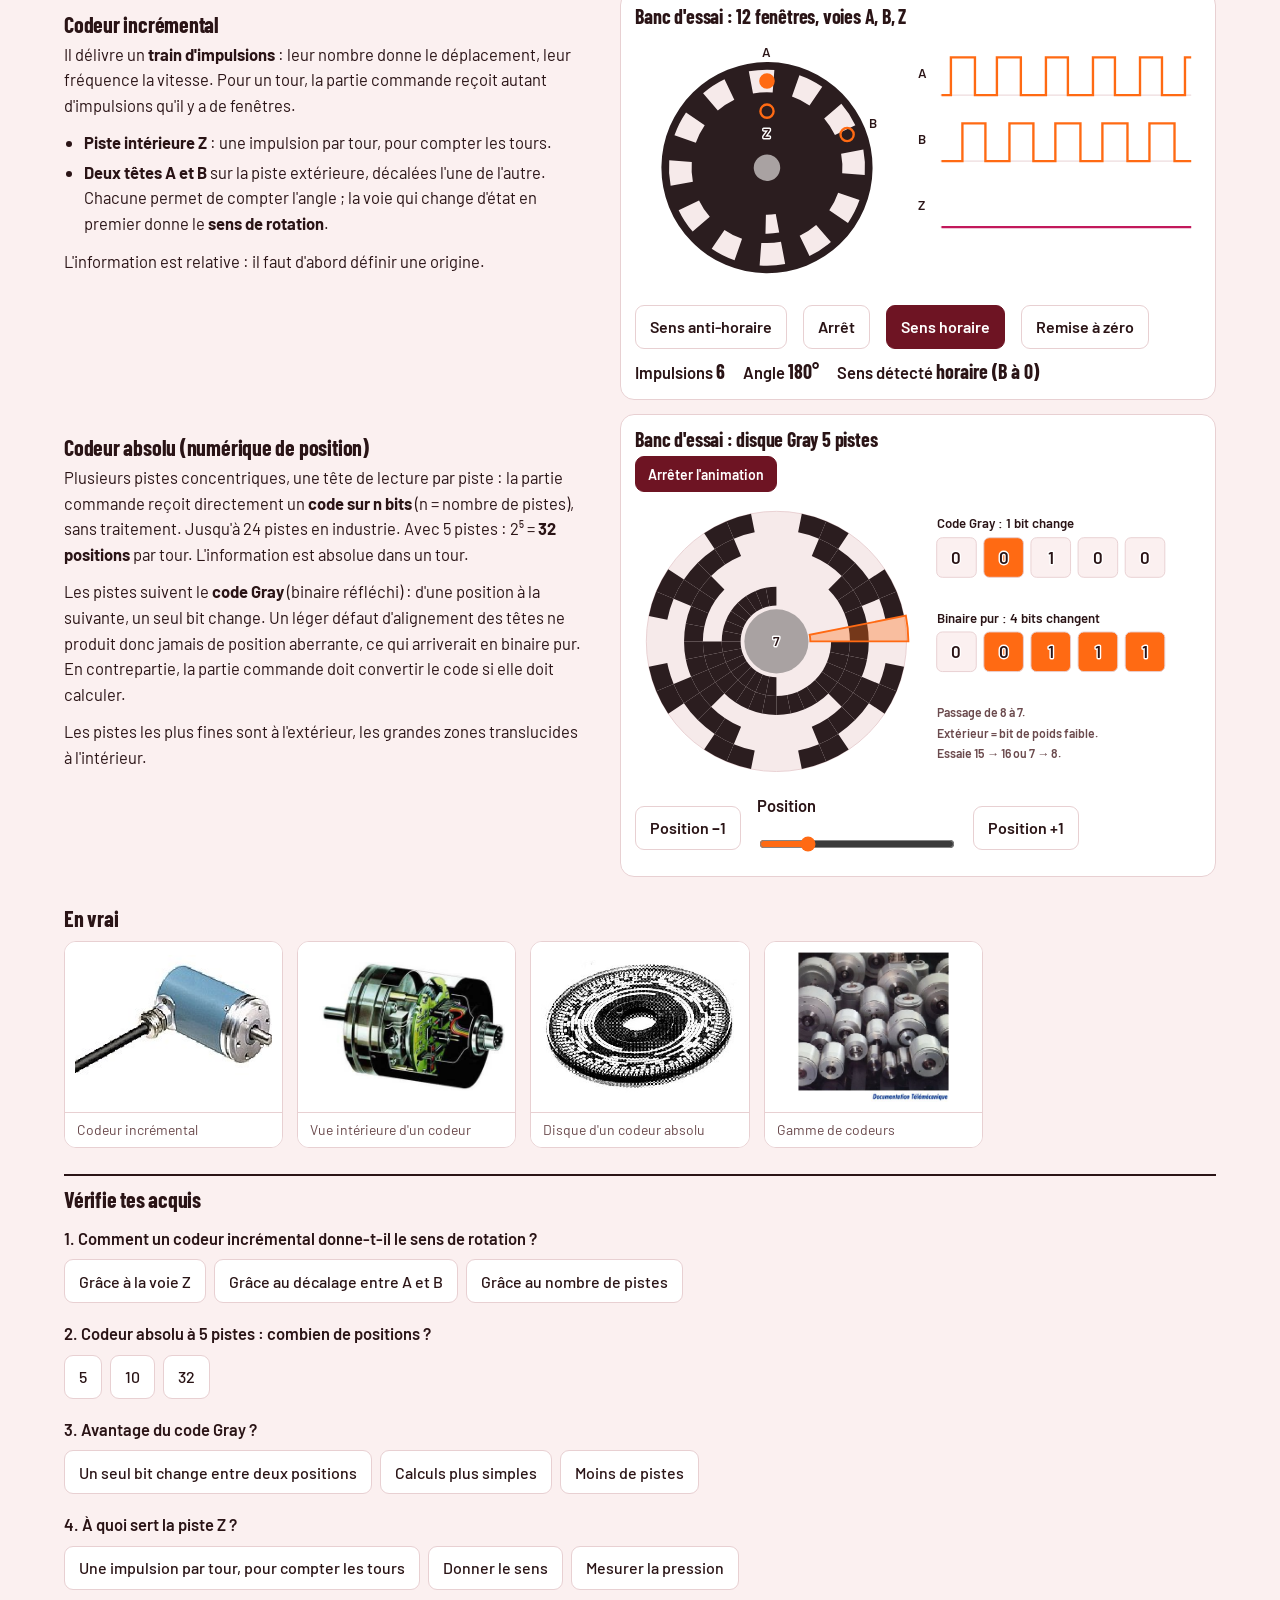
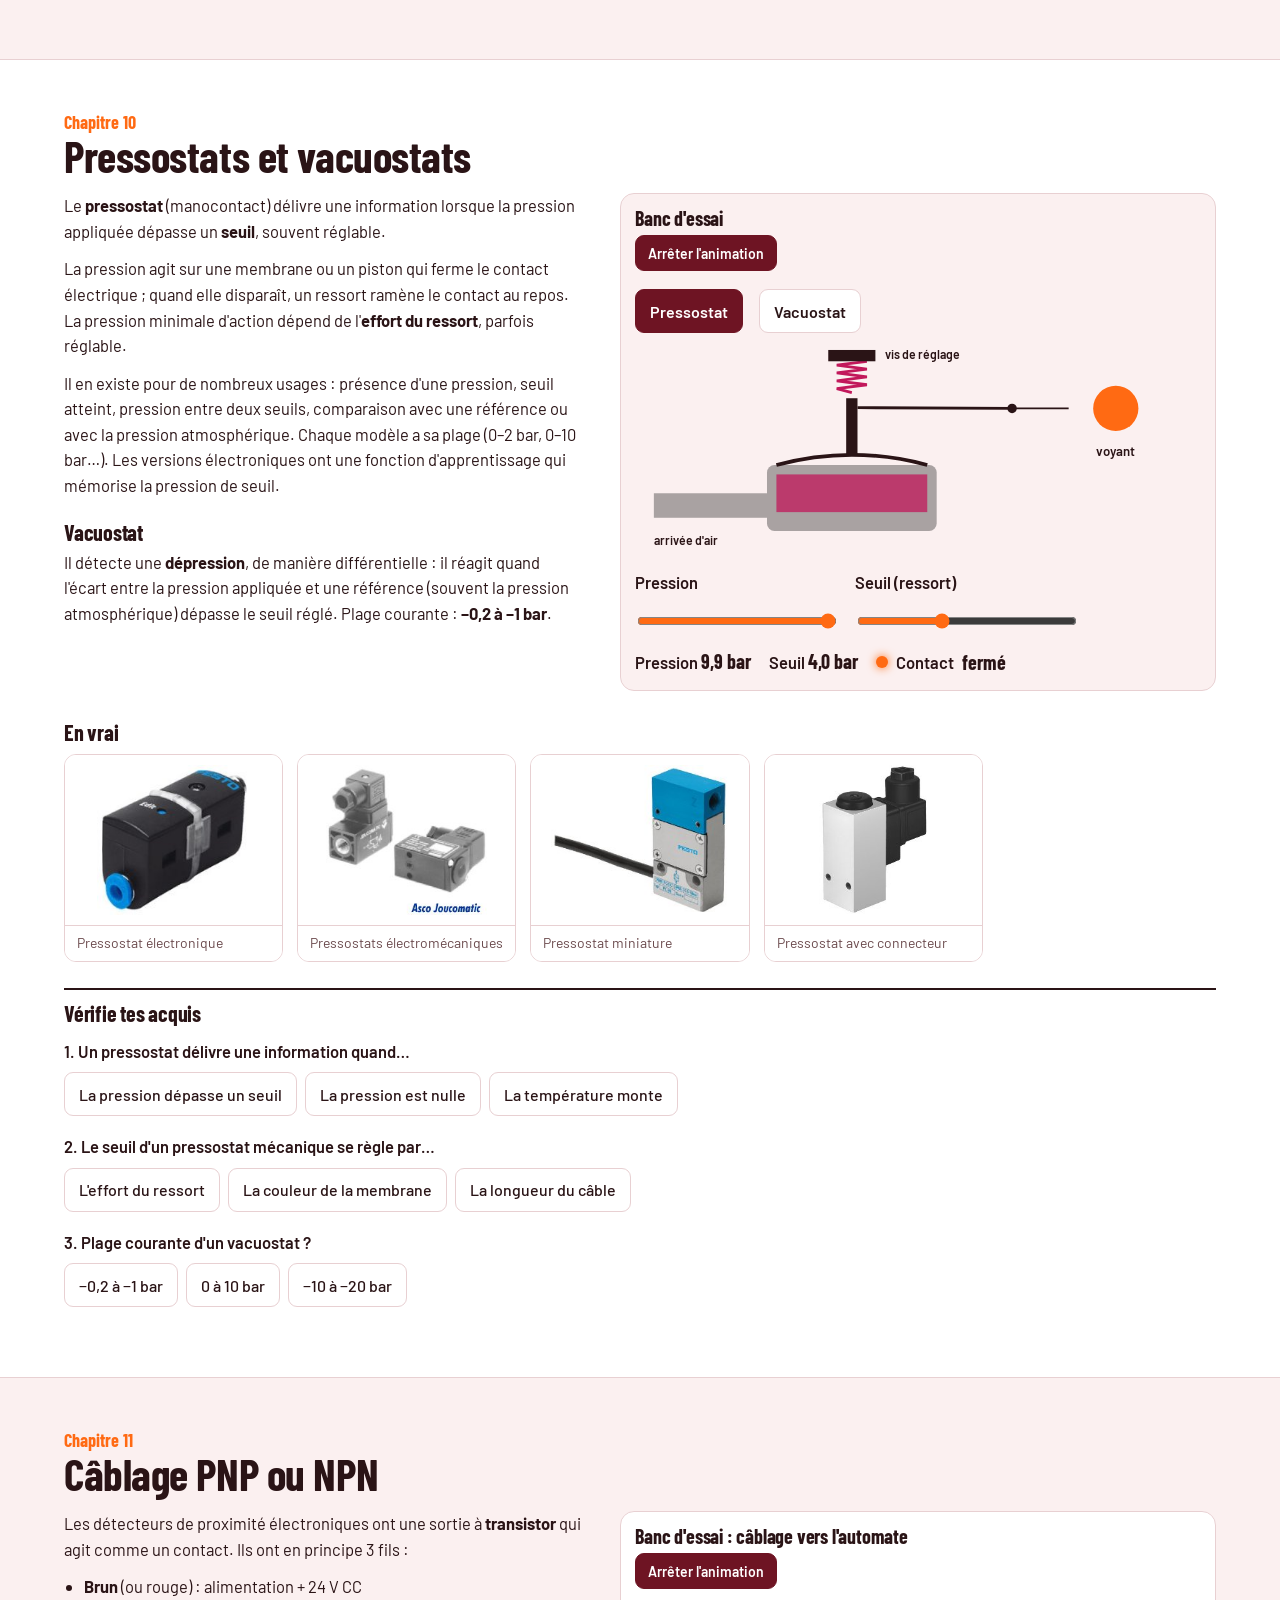
<file: outils/capteurs/index.html>
<!DOCTYPE html>
<html lang="fr">
<head>
<meta charset="utf-8">
<meta name="viewport" content="width=device-width,initial-scale=1">
<title>Cours interactif capteurs</title>
<link rel="preconnect" href="https://fonts.googleapis.com">
<link href="https://fonts.googleapis.com/css2?family=Barlow+Condensed:wght@600;700&family=Barlow:wght@400;500;600&display=swap" rel="stylesheet">
<style>
/* VOICE everyday learning: a lycée MEI course, clear and hands-on
   IDEA a didactic training bench: petrol-green panel, orange sensor LEDs, live test rigs per chapter
   PICTURE a conveyor passing four parts under three sensors whose LEDs light by material
   COLOUR petrol panel ground, white page, signal orange for "detected", cyan for fields and waves
   TYPE Barlow Condensed (industrial labelling) + Barlow
   LAYOUT hero band with title + conveyor full width; sticky chapter rail; each chapter = text beside its test rig, quiz under */
:root{color-scheme:light dark;--bg:light-dark(#ffffff,#1b0e10);--ink:light-dark(#2a1416,#f2e8e8);--mut:light-dark(#6b4a4d,#c9a9ab);--panel:light-dark(#6e1423,#4a0d18);--pink:#fbeaea;--acc:#ff6a13;--cy:light-dark(#c2185b,#f06292);--soft:light-dark(#fbf0f0,#2a1619);--line:light-dark(#e8d0d2,#4d2a2f);--metal:light-dark(#a9a2a2,#857b7c);--ok:light-dark(#1d7a46,#4cc483);--bad:light-dark(#c0392b,#ff7a6b)}
:root[data-theme=light]{color-scheme:light}:root[data-theme=dark]{color-scheme:dark}
*{box-sizing:border-box;min-width:0}
html{scroll-padding-top:70px}
body{margin:0;background:var(--bg);color:var(--ink);font:16.5px/1.55 Barlow,system-ui,sans-serif;overflow-x:clip}
h1,h2,h3{font-family:"Barlow Condensed",Barlow,sans-serif;line-height:1.05;letter-spacing:-.01em;text-wrap:balance;margin:0}
h1{font-size:clamp(40px,6vw,64px)}
h2{font-size:clamp(32px,4vw,44px);margin-bottom:6px}
h3{font-size:22px;margin:22px 0 6px}
p{margin:0 0 12px;max-width:68ch}
ul{margin:0 0 12px;padding-left:20px}
li{margin-bottom:4px}
.band{padding-block:clamp(28px,4vw,56px);padding-inline:max(5vw,16px)}
.wrap{max-width:1240px;margin:0 auto}
.hero{background:var(--panel);color:var(--pink);padding-bottom:18px}
.hero p{color:#f3d9da;font-size:18px}
.hero .top{display:grid;grid-template-columns:minmax(0,1.2fr) minmax(0,1fr);gap:28px;align-items:end;margin-bottom:12px}
.chips{display:flex;flex-wrap:wrap;gap:8px;justify-content:flex-end}
.chip{display:flex;align-items:center;gap:8px;background:#ffffff14;border:1px solid #ffffff2a;border-radius:999px;padding:6px 14px;font-weight:600}
.led{width:12px;height:12px;border-radius:50%;background:#6e4a4e;box-shadow:inset 0 0 0 2px #00000030;flex:none}
.led.on{background:var(--acc);box-shadow:0 0 10px var(--acc)}
#conv{width:100%;height:auto;display:block}
.note{font-size:14px;color:var(--mut)}
.hero .note{color:#e3b5b8}
nav{position:sticky;top:0;z-index:5;background:var(--panel);border-top:1px solid #ffffff1f}
nav .in{display:flex;gap:4px;overflow-x:auto;padding:8px max(5vw,16px);scrollbar-width:thin;align-items:center}
nav a{flex:none;color:#f6e3e4;text-decoration:none;padding:9px 12px;border-radius:8px;font:600 15px Barlow,sans-serif;white-space:nowrap}
nav a:hover,nav a:focus-visible{background:#ffffff1c;outline:none}
nav .score{flex:none;margin-left:auto;color:var(--acc);font:700 16px "Barlow Condensed",sans-serif;padding:0 8px;white-space:nowrap}
section.mod{border-bottom:1px solid var(--line)}
section.mod:nth-of-type(even){background:var(--soft)}
.num{font:700 18px "Barlow Condensed",sans-serif;color:var(--acc)}
.grid{display:grid;grid-template-columns:minmax(0,1fr) minmax(0,1.15fr);gap:clamp(20px,3vw,44px);align-items:start;margin-top:14px}
.rig{background:var(--bg);border:1px solid var(--line);border-radius:14px;padding:14px;position:sticky;top:76px}
section.mod:nth-of-type(odd) .rig{background:var(--soft)}
.rig h3{margin:0 0 4px;font-size:20px}
.rig svg{width:100%;height:auto;display:block}
.rig svg text{font:600 14px Barlow,sans-serif;fill:var(--ink);paint-order:stroke;stroke:var(--bg);stroke-width:3px}
section.mod:nth-of-type(odd) .rig svg text{stroke:var(--soft)}
.ctl{display:flex;flex-wrap:wrap;gap:10px 16px;align-items:center;margin-top:10px}
.ctl label{display:flex;align-items:center;gap:8px;font-weight:600;flex-wrap:wrap}
input[type=range]{accent-color:var(--acc);width:min(220px,100%);height:32px}
select,button{font:600 16px Barlow,sans-serif;color:var(--ink);background:var(--bg);border:1.5px solid var(--line);border-radius:9px;padding:9px 14px;min-height:44px;cursor:pointer}
button:hover{border-color:var(--cy)}
button:focus-visible,select:focus-visible,input:focus-visible{outline:3px solid var(--cy);outline-offset:2px}
button.sel{background:var(--panel);color:#fff;border-color:var(--panel)}
.read{display:flex;flex-wrap:wrap;gap:8px 18px;margin-top:10px;font-weight:600}
.read b{font:700 20px "Barlow Condensed",sans-serif;white-space:nowrap}
.out{display:inline-flex;align-items:center;gap:8px}
.k{fill:var(--ink)}.kp{fill:var(--panel)}.ka{fill:var(--acc)}.ks{fill:var(--soft)}.kl{fill:var(--line)}.kc{fill:var(--cy)}.kb{fill:var(--bg)}.km{fill:var(--metal)}.n{fill:none}
.sk{stroke:var(--ink)}.sa{stroke:var(--acc)}.sl{stroke:var(--line)}.sc{stroke:var(--cy)}.sm{stroke:var(--mut)}
table{border-collapse:collapse;width:100%;font-size:15.5px}
th,td{text-align:left;padding:9px 10px;border-bottom:1px solid var(--line);vertical-align:top}
th{font-weight:600;color:var(--mut)}
.scroll{overflow-x:auto}
.quiz{margin-top:26px;border-top:2px solid var(--ink);padding-top:12px}
.quiz h3{margin-top:0}
.q{margin:14px 0 18px}
.q p{font-weight:600;margin-bottom:8px}
.opts{display:flex;flex-wrap:wrap;gap:8px}
.opts button{text-align:left;font-weight:500}
.opts button.good{border-color:var(--ok);background:color-mix(in srgb,var(--ok) 14%,var(--bg))}
.opts button.wrong{border-color:var(--bad);background:color-mix(in srgb,var(--bad) 12%,var(--bg))}
.fb{font-size:15px;margin-top:6px;color:var(--mut)}
.fb strong{color:var(--ink)}
.wiz{display:grid;grid-template-columns:minmax(0,1.3fr) minmax(0,1fr);gap:28px;margin-top:14px}
.card{background:var(--bg);border:1px solid var(--line);border-radius:14px;padding:22px}
.ask{font:700 clamp(26px,3vw,34px)/1.1 "Barlow Condensed",sans-serif;margin:6px 0 18px}
.yn{display:flex;gap:12px}
.yn button{min-width:120px;font-size:18px}
.path{list-style:none;padding:0;margin:0}
.path li{padding:8px 0;border-bottom:1px dashed var(--line);font-size:15px}
.path li span{color:var(--acc);font-weight:700;margin-left:6px}
.res{border-left:6px solid var(--acc);padding-left:14px}
.fam{display:grid;grid-template-columns:repeat(auto-fit,minmax(15em,1fr));gap:0 28px}
.def{display:grid;grid-template-columns:repeat(3,minmax(0,1fr));gap:12px;margin:10px 0}
.def div{border-top:3px solid var(--cy);padding-top:8px}
.def strong{display:block;font:700 20px "Barlow Condensed",sans-serif}
footer{background:var(--panel);color:#f3d9da;font-size:14px}
.ph-t{margin-top:30px}
.photos{display:grid;grid-template-columns:repeat(auto-fill,minmax(190px,1fr));gap:14px;margin-top:10px}
figure{margin:0;border:1px solid var(--line);border-radius:12px;overflow:hidden;display:flex;flex-direction:column;background:#fff}
figure img{display:block;width:100%;height:170px;object-fit:contain;padding:10px;background:#fff}
figure.wide2{grid-column:span 2}
figure.wide2 img{object-fit:contain}
@media(max-width:520px){figure.wide2{grid-column:auto}}
figcaption{flex:1;padding:8px 12px;font-size:14px;line-height:1.35;color:var(--mut);background:var(--bg);border-top:1px solid var(--line)}
.sw{display:inline-block;width:14px;height:14px;border-radius:3px;border:1px solid #8888;margin-right:8px;vertical-align:-2px}
#rcTab td,#rcTab th{font-size:15px}
.autob{min-height:36px;padding:5px 12px;font-size:14px;margin:2px 0 8px}
.rcgo{min-height:40px;padding:6px 14px}
#raccordement td:first-child{white-space:nowrap}
#rcTab td:last-child,#rcTab th:last-child{text-align:right;white-space:nowrap;font-weight:600}
.exrow{display:grid;grid-template-columns:minmax(0,10em) minmax(0,16em) minmax(0,1fr);gap:10px;align-items:center;padding:6px 0;border-bottom:1px dashed var(--line)}
.exrow .ok{color:var(--ok);font-weight:600}.exrow .ko{color:var(--bad);font-weight:600}
@media(max-width:600px){.exrow{grid-template-columns:minmax(0,1fr) minmax(0,1fr)}.exrow span:last-child{grid-column:1/-1}}
footer a{color:#fff}
@media(max-width:860px){.grid,.wiz,.hero .top{grid-template-columns:minmax(0,1fr)}.rig{position:static}.chips{justify-content:flex-start}}
@media(max-width:600px){table{font-size:13.5px}th,td{padding:6px 4px}.stack thead{display:none}.stack tr{display:grid;padding-block:10px;border-bottom:1px solid var(--line)}.stack td{display:flex;justify-content:space-between;gap:12px;border:0;padding:3px 0;text-align:right}.stack td::before{content:attr(data-l);color:var(--mut);text-align:left}.def{grid-template-columns:minmax(0,1fr)}.yn button{min-width:0;flex:1}}
@media(prefers-reduced-motion:reduce){*{scroll-behavior:auto}}
</style>
</head>
<body>

<header class="hero band">
 <div class="wrap">
  <div class="top">
   <div>
    <h1>Les capteurs</h1>
    <p>Cours interactif de la section maintenance industrielle : comprendre, tester et choisir les capteurs d'un système automatisé. Chaque chapitre a son banc d'essai et son quiz.</p>
   </div>
   <div class="chips" id="heroChips"></div>
  </div>
  <svg id="conv" viewBox="0 0 1000 300" role="img" aria-label="Convoyeur : quatre objets passent sous un détecteur inductif, un détecteur photoélectrique reflex et un détecteur à ultrasons"></svg>
  <button id="heroB" class="autob" style="background:#ffffff14;color:#fff;border-color:#ffffff40"></button>
  <p class="note" id="heroRead">Le convoyeur tourne : observe quel détecteur réagit à quel objet.</p>
 </div>
</header>

<nav aria-label="Chapitres"><div class="in">
 <a href="#generalites">Généralités</a><a href="#contact">Contact</a><a href="#sans-contact">Sans contact</a><a href="#inductif">Inductif</a><a href="#capacitif">Capacitif</a><a href="#magnetique">Magnétique</a><a href="#photo">Photoélectrique</a><a href="#hall">Effet Hall</a><a href="#ultrasons">Ultrasons</a><a href="#codeurs">Codeurs</a><a href="#pression">Pressostat</a><a href="#pnp-npn">PNP / NPN</a><a href="#temperature">Température</a><a href="#analogique">4–20 mA</a><a href="#force">Force</a><a href="#niveau">Niveau</a><a href="#debit">Débit</a><a href="#position">Position</a><a href="#securite">Sécurité</a><a href="#raccordement">Raccordement</a><a href="#guide">Guide de choix</a>
 <span class="score" id="score">Score 0/0</span>
</div></nav>

<main>
<section class="mod band" id="generalites"><div class="wrap">
 <div class="num">Chapitre 0</div><h2>Généralités</h2>
 <div class="grid">
  <div>
   <p>Un <strong>capteur</strong> est un dispositif qui, soumis à l'action d'une grandeur physique, fournit un signal pour la partie commande. Ce signal est parfois pneumatique, mais dans la grande majorité des cas il est électrique.</p>
   <h3>Structure fonctionnelle</h3>
   <p>Le terme capteur englobe deux éléments :</p>
   <ul>
    <li>le <strong>corps d'épreuve</strong>, qui capte une grandeur physique à mesurer (vitesse, température, débit, pression…) ou détecte un état (présence, niveau haut, niveau bas) ;</li>
    <li>le <strong>transducteur-adaptateur</strong>, qui transforme cette grandeur en signal de sortie transmis à la partie commande par une liaison physique (câble, fibre optique) ou immatérielle (ondes radio).</li>
   </ul>
   <h3>Le nom dépend du signal de sortie</h3>
   <div class="def">
    <div><strong>Détecteur</strong>Signal logique TOR (tout ou rien, 0 ou 1).</div>
    <div><strong>Codeur</strong>Signal numérique : plusieurs bits en parallèle ou un train d'impulsions en série.</div>
    <div><strong>Capteur</strong>Signal analogique, variation continue.</div>
   </div>
   <h3>Les familles</h3>
   <p>La famille la plus fournie est celle des <strong>détecteurs de présence</strong> : par contact ou de proximité. Pour la position ou le déplacement d'un mobile, on utilise surtout des <strong>codeurs optiques</strong>. On trouve aussi des capteurs de vitesse, température, pression, débit, force / couple, vibration / acoustique…</p>
  </div>
  <div class="rig">
   <h3>Chaîne d'acquisition</h3>
   <svg id="chain" viewBox="0 0 600 330"></svg>
   <div class="ctl" id="sigBtns"><button data-s="tor" class="sel">Détecteur (TOR)</button><button data-s="num">Codeur (NUM)</button><button data-s="ana">Capteur (ANA)</button></div>
  </div>
 </div>
 <h3 class="ph-t">En vrai</h3><div class="photos"><figure><img src="img/gen0.jpg" alt="Interrupteur de position (contact)" loading="lazy"><figcaption>Interrupteur de position (contact)</figcaption></figure><figure><img src="img/gen1.jpg" alt="Détecteur photoélectrique cylindrique" loading="lazy"><figcaption>Détecteur photoélectrique cylindrique</figcaption></figure><figure><img src="img/gen2.jpg" alt="Codeur rotatif" loading="lazy"><figcaption>Codeur rotatif</figcaption></figure><figure><img src="img/gen3.jpg" alt="Détecteur à fourche" loading="lazy"><figcaption>Détecteur à fourche</figcaption></figure></div>
 <div class="quiz" data-m="gen"></div>
</div></section>

<section class="mod band" id="contact"><div class="wrap">
 <div class="num">Chapitre 1</div><h2>Détecteurs de présence par contact</h2>
 <div class="grid">
  <div>
   <p>Aussi appelés <strong>interrupteurs de position</strong>, ce sont des commutateurs actionnés par le déplacement d'un organe de commande (galet, levier, poussoir, tige).</p>
   <p>Lorsqu'ils sont actionnés, ils ouvrent ou ferment un ou plusieurs circuits électriques ou pneumatiques. De nombreuses versions existent selon l'encombrement et la nature du mouvement à prendre en compte.</p>
   <p>Le signal de sortie est <strong>tout ou rien</strong>.</p>
   <p class="note">Le guide de choix les retient pour un objet solide, de masse supérieure à 500 g, avec une durée de passage supérieure à 1,5 ms et une fréquence de passage inférieure à 1 Hz, quand le contact physique est possible.</p>
  </div>
  <div class="rig">
   <h3>Banc d'essai : interrupteur à galet</h3>
   <svg id="lev" viewBox="0 0 600 260"></svg>
   <div class="ctl"><label>Position de la came <input type="range" id="levR" min="0" max="100" value="62"></label></div>
   <div class="read"><span class="out"><span class="led" id="levLed"></span>Contact NO : <b id="levV">0</b></span></div>
  </div>
 </div>
 <h3 class="ph-t">En vrai</h3><div class="photos"><figure><img src="img/contact0.jpg" alt="Interrupteur de position à levier et galet" loading="lazy"><figcaption>Interrupteur de position à levier et galet</figcaption></figure><figure><img src="img/contact1.jpg" alt="Interrupteur de position à poussoir" loading="lazy"><figcaption>Interrupteur de position à poussoir</figcaption></figure></div>
 <div class="quiz" data-m="contact"></div>
</div></section>

<section class="mod band" id="sans-contact"><div class="wrap">
 <div class="num">Chapitre 2</div><h2>La détection sans contact</h2>
 <p>On l'utilise chaque fois qu'il faut détecter la présence d'un élément sans le toucher. Avantages : pas de contact physique, pas d'usure, possibilité de détecter des objets fragiles ou fraîchement peints.</p>
 <p>On distingue <strong>6 familles</strong> de détecteurs de proximité électriques. Pour des usages particuliers, il existe aussi des détecteurs de proximité pneumatiques (capteurs à fuite).</p>
 <div class="scroll"><table class="stack">
  <thead><tr><th>Famille</th><th>Détecte</th><th>Portée</th><th>À retenir</th></tr></thead>
  <tbody id="famT"></tbody>
 </table></div>
 <div class="quiz" data-m="sc"></div>
</div></section>

<section class="mod band" id="inductif"><div class="wrap">
 <div class="num">Chapitre 3</div><h2>Détecteurs inductifs</h2>
 <div class="grid">
  <div>
   <p>Ils fonctionnent grâce à la variation d'un champ électromagnétique perturbé par la proximité d'un <strong>objet métallique</strong>.</p>
   <p>La distance de détection varie de <strong>1 à 60 mm</strong> selon le type de capteur, les conditions d'utilisation et la nature du métal (acier, aluminium, cuivre…). Ils supportent bien les ambiances humides ou poussiéreuses.</p>
   <h3>Principe</h3>
   <p>Le détecteur contient un <strong>oscillateur</strong> dont les bobinages forment la face sensible : un champ magnétique alternatif est créé à l'avant, comme un aimant dont la polarité changerait en permanence.</p>
   <p>Un objet métallique placé dans ce champ développe à sa surface des <strong>courants induits</strong> qui contrarient le champ initial et provoquent l'arrêt des oscillations. Un circuit électronique détecte cette modification et délivre le signal de sortie.</p>
  </div>
  <div class="rig">
   <h3>Banc d'essai : portée selon le métal</h3>
   <svg id="ind" viewBox="0 0 600 270"></svg>
   <div class="ctl"><label>Cible <select id="indM"></select></label><label>Distance <input type="range" id="indD" min="0" max="20" step="0.5" value="12"></label></div>
   <div class="read"><span>Distance <b id="indDv"></b></span><span>Portée réelle <b id="indSr"></b></span><span class="out"><span class="led" id="indLed"></span>Sortie <b id="indO"></b></span></div>
   <p class="note">Détecteur à portée nominale Sn = 10 mm sur acier. Coefficients de réduction typiques des catalogues, à titre indicatif.</p>
  </div>
 </div>
 <h3 class="ph-t">En vrai</h3><div class="photos"><figure><img src="img/ind0.jpg" alt="Détecteurs inductifs cylindriques filetés" loading="lazy"><figcaption>Détecteurs inductifs cylindriques filetés</figcaption></figure><figure><img src="img/ind1.jpg" alt="Détecteurs inductifs parallélépipédiques" loading="lazy"><figcaption>Détecteurs inductifs parallélépipédiques</figcaption></figure></div>
 <div class="quiz" data-m="ind"></div>
</div></section>

<section class="mod band" id="capacitif"><div class="wrap">
 <div class="num">Chapitre 4</div><h2>Détecteurs capacitifs</h2>
 <div class="grid">
  <div>
   <p>Ils détectent des matériaux de toute nature : verre, plastique, métaux, liquides, poudres… On les emploie surtout pour les éléments <strong>non conducteurs</strong>, que les inductifs ne voient pas.</p>
   <p>Ils sont très sensibles aux modifications de l'environnement (saletés, poussières) et leur distance de détection est faible, quelques millimètres. La plupart ont un potentiomètre de réglage de la sensibilité, à l'arrière du boîtier. Délicats à mettre en œuvre, ils ne sont employés que lorsqu'aucune autre technologie ne convient.</p>
   <h3>Ordres de grandeur des distances</h3>
   <div class="scroll"><table><thead><tr><th>Matériau</th><th style="text-align:right">Distance</th><th>Matériau</th><th style="text-align:right">Distance</th></tr></thead>
   <tbody><tr><td>Carton</td><td style="text-align:right">4 mm</td><td>Acier</td><td style="text-align:right">10 mm</td></tr><tr><td>Bois</td><td style="text-align:right">4 mm</td><td>Verre</td><td style="text-align:right">7 mm</td></tr><tr><td>Eau</td><td style="text-align:right">10 mm</td><td>PVC</td><td style="text-align:right">6 mm</td></tr></tbody></table></div>
  </div>
  <div class="rig">
   <h3>Banc d'essai : tous matériaux</h3>
   <svg id="cap" viewBox="0 0 600 270"></svg>
   <div class="ctl"><label>Cible <select id="capM"></select></label><label>Distance <input type="range" id="capD" min="0" max="15" step="0.5" value="5"></label></div>
   <div class="read"><span>Distance <b id="capDv"></b></span><span>Portée <b id="capSr"></b></span><span class="out"><span class="led" id="capLed"></span>Sortie <b id="capO"></b></span></div>
  </div>
 </div>
 <h3 class="ph-t">En vrai</h3><div class="photos"><figure><img src="img/cap0.jpg" alt="Détecteurs capacitifs cylindriques (face sensible bleue)" loading="lazy"><figcaption>Détecteurs capacitifs cylindriques (face sensible bleue)</figcaption></figure><figure><img src="img/cap1.jpg" alt="Détecteur capacitif M30 à corps plastique" loading="lazy"><figcaption>Détecteur capacitif M30 à corps plastique</figcaption></figure><figure><img src="img/cap2.jpg" alt="Réglage de la sensibilité au tournevis" loading="lazy"><figcaption>Réglage de la sensibilité au tournevis</figcaption></figure></div>
 <div class="quiz" data-m="cap"></div>
</div></section>

<section class="mod band" id="magnetique"><div class="wrap">
 <div class="num">Chapitre 5</div><h2>Détecteurs magnétiques (ILS)</h2>
 <div class="grid">
  <div>
   <p>Les détecteurs magnétiques, ou <strong>interrupteurs à lame souple (ILS)</strong>, sont fixés directement sur le corps du vérin dont le piston comporte un <strong>aimant</strong> : gain de place et simplicité.</p>
   <p>Quand l'aimant passe à proximité, le contact se ferme et l'information est donnée à la partie commande. Quand il s'éloigne, le contact s'ouvre et l'information disparaît.</p>
   <h3>Attention</h3>
   <p>L'information est acquise au niveau de l'<strong>actionneur</strong> (positions extrêmes), pas de l'effecteur ni de la matière d'œuvre. Si l'outil est brisé, le travail n'est pas réalisé, mais la tige du vérin est quand même sortie : la partie commande l'ignore.</p>
   <p>On les retrouve aussi dans les alarmes d'ouverture de porte.</p>
  </div>
  <div class="rig">
   <h3>Banc d'essai : vérin avec deux ILS</h3>
   <svg id="ils" viewBox="0 0 600 230"></svg>
   <div class="ctl"><label>Tige <input type="range" id="ilsR" min="0" max="100" value="100"></label><button id="ilsC">Cycle aller-retour</button><button id="ilsB">Casser l'outil</button></div>
   <div class="read"><span class="out"><span class="led" id="ilsL0"></span>a0 tige rentrée <b id="ilsV0"></b></span><span class="out"><span class="led" id="ilsL1"></span>a1 tige sortie <b id="ilsV1"></b></span></div>
  </div>
 </div>
 <h3 class="ph-t">En vrai</h3><div class="photos"><figure><img src="img/mag0.jpg" alt="Vérin équipé d'un détecteur ILS (entouré)" loading="lazy"><figcaption>Vérin équipé d'un détecteur ILS (entouré)</figcaption></figure><figure><img src="img/mag1.jpg" alt="ILS fixé sur le corps d'un vérin" loading="lazy"><figcaption>ILS fixé sur le corps d'un vérin</figcaption></figure><figure><img src="img/mag2.jpg" alt="Différents modèles de détecteurs magnétiques" loading="lazy"><figcaption>Différents modèles de détecteurs magnétiques</figcaption></figure></div>
 <div class="quiz" data-m="mag"></div>
</div></section>

<section class="mod band" id="photo"><div class="wrap">
 <div class="num">Chapitre 6</div><h2>Détecteurs photoélectriques</h2>
 <div class="grid">
  <div>
   <p>Un émetteur (en général une LED) et un récepteur de lumière (en général un phototransistor). Le détecteur délivre une information chaque fois que le faisceau est interrompu par un objet opaque. Pour être insensible à la lumière ambiante, la lumière est émise à <strong>fréquence fixe</strong> (infrarouge par exemple).</p>
   <h3>Trois procédés</h3>
   <ul>
    <li><strong>Reflex</strong> : émetteur et récepteur dans le même boîtier, faisceau renvoyé par un réflecteur. Portée jusqu'à <strong>10 m</strong>.</li>
    <li><strong>Barrage</strong> : émetteur et récepteur de part et d'autre de l'objet. Portée jusqu'à <strong>30 m</strong>, adapté aux environnements difficiles.</li>
    <li><strong>Proximité</strong> : même boîtier, c'est l'objet qui réfléchit le faisceau. Cible réfléchissante, portée de l'ordre de <strong>1,5 m</strong> selon la couleur et le pouvoir réfléchissant.</li>
   </ul>
   <h3>Fibre optique</h3>
   <p>Émetteur et récepteur déportés : la lumière circule dans des fibres (cœur plastique ou verre, diamètre de l'ordre de 2 mm). Idéal pour de très petites pièces ou une zone peu accessible. Portée réduite : <strong>20 mm</strong> en proximité, <strong>300 mm</strong> en barrage.</p>
  </div>
  <div class="rig">
   <h3>Banc d'essai : choisir le procédé</h3>
   <div class="ctl" id="phM"><button data-m="reflex" class="sel">Reflex</button><button data-m="barrage">Barrage</button><button data-m="prox">Proximité</button></div>
   <svg id="ph" viewBox="0 0 600 250"></svg>
   <div class="ctl"><label>Objet <input type="range" id="phR" min="0" max="100" value="50"></label><label>Surface <select id="phS"><option value="m">Mate, sombre</option><option value="r">Réfléchissante</option></select></label></div>
   <div class="read"><span>Portée max <b id="phP"></b></span><span class="out"><span class="led" id="phLed"></span>Objet détecté <b id="phO"></b></span></div>
  </div>
 </div>
 <h3 class="ph-t">En vrai</h3><div class="photos"><figure><img src="img/ph0.jpg" alt="Détecteurs photoélectriques de différents formats" loading="lazy"><figcaption>Détecteurs photoélectriques de différents formats</figcaption></figure><figure><img src="img/ph1.jpg" alt="Détecteur photoélectrique" loading="lazy"><figcaption>Détecteur photoélectrique</figcaption></figure><figure><img src="img/ph2.jpg" alt="Amplificateur pour fibre optique" loading="lazy"><figcaption>Amplificateur pour fibre optique</figcaption></figure><figure><img src="img/ph3.jpg" alt="Détection de mousses en système barrage" loading="lazy"><figcaption>Détection de mousses en système barrage</figcaption></figure><figure><img src="img/ph4.jpg" alt="Détecteurs montés sur une installation" loading="lazy"><figcaption>Détecteurs montés sur une installation</figcaption></figure></div>
 <div class="quiz" data-m="ph"></div>
</div></section>

<section class="mod band" id="hall"><div class="wrap">
 <div class="num">Chapitre 7</div><h2>Capteurs à effet Hall</h2>
 <div class="grid">
  <div>
   <p>Un capteur à effet Hall détecte la présence d'un <strong>champ magnétique</strong> ou sa variation : présence d'un aimant, ou, équipé d'un aimant permanent, modification du flux lors du déplacement d'un objet métallique. Il est très employé pour la <strong>mesure de vitesse</strong> avec une roue dentée.</p>
   <h3>L'effet Hall</h3>
   <p>Découvert en <strong>1879 par Edwin Hall</strong> : une différence de potentiel apparaît sur les bords latéraux d'un conducteur parcouru par un courant et soumis à un champ magnétique.</p>
   <h3>Capteur à fourche, roue dentée</h3>
   <p>Le passage d'une dent métallique modifie le champ de l'aimant, donc la tension de Hall. Le capteur met le signal en forme : un <strong>train d'impulsions</strong> dont la fréquence donne la vitesse de rotation.</p>
   <p>Pour une roue de <em>z</em> dents tournant à <em>N</em> tr/min : <strong>f = z × N / 60</strong> (en Hz).</p>
  </div>
  <div class="rig">
   <h3>Banc d'essai : roue de 12 dents</h3>
   <svg id="hal" viewBox="0 0 600 260"></svg>
   <div class="ctl"><label>Vitesse <input type="range" id="halR" min="0" max="120" step="5" value="30"></label></div>
   <div class="read"><span>N <b id="halN"></b></span><span>f = 12 × N / 60 <b id="halF"></b></span><span class="out"><span class="led" id="halLed"></span>Sortie</span></div>
  </div>
 </div>
 <h3 class="ph-t">En vrai</h3><div class="photos"><figure><img src="img/hall0.jpg" alt="Capteurs de vitesse à effet Hall" loading="lazy"><figcaption>Capteurs de vitesse à effet Hall</figcaption></figure><figure><img src="img/hall1.jpg" alt="Capteur face à une roue dentée" loading="lazy"><figcaption>Capteur face à une roue dentée</figcaption></figure><figure><img src="img/hall2.jpg" alt="Capteur et aimant face à une roue dentée" loading="lazy"><figcaption>Capteur et aimant face à une roue dentée</figcaption></figure></div>
 <div class="quiz" data-m="hall"></div>
</div></section>

<section class="mod band" id="ultrasons"><div class="wrap">
 <div class="num">Chapitre 8</div><h2>Détecteurs à ultrasons</h2>
 <div class="grid">
  <div>
   <p>Ils détectent sans contact tout objet, quel que soit le <strong>matériau</strong> (métal, plastique, bois, carton), la <strong>nature</strong> (solide, liquide, poudre), la <strong>couleur</strong> ou la <strong>transparence</strong>.</p>
   <p>Applications : présence de pièces, passage de bouteilles en verre ou d'emballages sur convoyeur, niveau de peinture dans des pots ou de granulés dans une trémie.</p>
   <h3>Principe</h3>
   <p>Le transducteur, excité par un générateur haute tension, émet une onde ultrasonore de <strong>200 à 500 kHz</strong> qui se propage dans l'air à la vitesse du son. L'onde réfléchie par l'objet (l'écho) revient au transducteur. Un microcontrôleur mesure le temps écoulé et le compare aux temps prédéfinis pour commander une sortie NO ou NC.</p>
   <p>Distance : <strong>d = v × t / 2</strong>, avec v ≈ 340 m/s dans l'air.</p>
   <h3>Avantages</h3>
   <ul><li>Pas de contact ni d'usure : objets fragiles, peints, chauds.</li><li>Tout matériau et toute couleur à la même portée, sans facteur de correction.</li><li>Pas de pièce mobile : durée de vie indépendante du nombre de cycles.</li><li>Mesure de l'éloignement, de 1 ou 2 cm à plus de 10 m.</li><li>Apprentissage par bouton des portées minimale et maximale.</li></ul>
  </div>
  <div class="rig">
   <h3>Banc d'essai : écho et fenêtre</h3>
   <svg id="us" viewBox="0 0 600 220"></svg>
   <div class="ctl"><label>Objet à <input type="range" id="usD" min="0.05" max="6" step="0.05" value="2.4"></label></div>
   <div class="ctl"><label>Fenêtre min <input type="range" id="usA" min="0" max="6" step="0.1" value="1"></label><label>max <input type="range" id="usB" min="0" max="6" step="0.1" value="3.5"></label></div>
   <div class="read"><span>Distance <b id="usDv"></b></span><span>Temps aller-retour <b id="usT"></b></span><span class="out"><span class="led" id="usLed"></span>Sortie <b id="usO"></b></span></div>
  </div>
 </div>
 <h3 class="ph-t">En vrai</h3><div class="photos"><figure><img src="img/us0.jpg" alt="Détecteurs à ultrasons" loading="lazy"><figcaption>Détecteurs à ultrasons</figcaption></figure><figure><img src="img/us1.jpg" alt="Détecteur à ultrasons à boîtier rectangulaire" loading="lazy"><figcaption>Détecteur à ultrasons à boîtier rectangulaire</figcaption></figure><figure><img src="img/us2.jpg" alt="Détecteur à ultrasons à grande face" loading="lazy"><figcaption>Détecteur à ultrasons à grande face</figcaption></figure><figure><img src="img/us3.jpg" alt="Gamme de détecteurs à ultrasons" loading="lazy"><figcaption>Gamme de détecteurs à ultrasons</figcaption></figure></div>
 <div class="quiz" data-m="us"></div>
</div></section>

<section class="mod band" id="codeurs"><div class="wrap">
 <div class="num">Chapitre 9</div><h2>Codeurs optiques</h2>
 <p>Les détecteurs de fin de course ne donnent qu'une information binaire. Pour connaître à tout instant la position, la vitesse ou le déplacement d'une partie mobile, on utilise des <strong>codeurs</strong>, liés mécaniquement à l'arbre dont on veut suivre la rotation.</p>
 <p>Principe commun : un disque à zones opaques et translucides, des LED d'un côté, des phototransistors de l'autre. Chaque phototransistor délivre un signal quand une ouverture passe devant lui.</p>
 <div class="grid">
  <div>
   <h3>Codeur incrémental</h3>
   <p>Il délivre un <strong>train d'impulsions</strong> : leur nombre donne le déplacement, leur fréquence la vitesse. Pour un tour, la partie commande reçoit autant d'impulsions qu'il y a de fenêtres.</p>
   <ul>
    <li><strong>Piste intérieure Z</strong> : une impulsion par tour, pour compter les tours.</li>
    <li><strong>Deux têtes A et B</strong> sur la piste extérieure, décalées l'une de l'autre. Chacune permet de compter l'angle ; la voie qui change d'état en premier donne le <strong>sens de rotation</strong>.</li>
   </ul>
   <p>L'information est relative : il faut d'abord définir une origine.</p>
  </div>
  <div class="rig">
   <h3>Banc d'essai : 12 fenêtres, voies A, B, Z</h3>
   <svg id="inc" viewBox="0 0 600 280"></svg>
   <div class="ctl" id="incB"><button data-d="-1">Sens anti-horaire</button><button data-d="0">Arrêt</button><button data-d="1" class="sel">Sens horaire</button><button data-d="r">Remise à zéro</button></div>
   <div class="read"><span>Impulsions <b id="incC"></b></span><span>Angle <b id="incA"></b></span><span>Sens détecté <b id="incS"></b></span></div>
  </div>
 </div>
 <div class="grid">
  <div>
   <h3>Codeur absolu (numérique de position)</h3>
   <p>Plusieurs pistes concentriques, une tête de lecture par piste : la partie commande reçoit directement un <strong>code sur n bits</strong> (n = nombre de pistes), sans traitement. Jusqu'à 24 pistes en industrie. Avec 5 pistes : 2⁵ = <strong>32 positions</strong> par tour. L'information est absolue dans un tour.</p>
   <p>Les pistes suivent le <strong>code Gray</strong> (binaire réfléchi) : d'une position à la suivante, un seul bit change. Un léger défaut d'alignement des têtes ne produit donc jamais de position aberrante, ce qui arriverait en binaire pur. En contrepartie, la partie commande doit convertir le code si elle doit calculer.</p>
   <p>Les pistes les plus fines sont à l'extérieur, les grandes zones translucides à l'intérieur.</p>
  </div>
  <div class="rig">
   <h3>Banc d'essai : disque Gray 5 pistes</h3>
   <svg id="gray" viewBox="0 0 600 300"></svg>
   <div class="ctl"><button id="grM">Position −1</button><label>Position <input type="range" id="grR" min="0" max="31" value="15"></label><button id="grP">Position +1</button></div>
  </div>
 </div>
 <h3 class="ph-t">En vrai</h3><div class="photos"><figure><img src="img/cod0.jpg" alt="Codeur incrémental" loading="lazy"><figcaption>Codeur incrémental</figcaption></figure><figure><img src="img/cod1.jpg" alt="Vue intérieure d'un codeur" loading="lazy"><figcaption>Vue intérieure d'un codeur</figcaption></figure><figure><img src="img/cod2.jpg" alt="Disque d'un codeur absolu" loading="lazy"><figcaption>Disque d'un codeur absolu</figcaption></figure><figure><img src="img/cod3.jpg" alt="Gamme de codeurs" loading="lazy"><figcaption>Gamme de codeurs</figcaption></figure></div>
 <div class="quiz" data-m="cod"></div>
</div></section>

<section class="mod band" id="pression"><div class="wrap">
 <div class="num">Chapitre 10</div><h2>Pressostats et vacuostats</h2>
 <div class="grid">
  <div>
   <p>Le <strong>pressostat</strong> (manocontact) délivre une information lorsque la pression appliquée dépasse un <strong>seuil</strong>, souvent réglable.</p>
   <p>La pression agit sur une membrane ou un piston qui ferme le contact électrique ; quand elle disparaît, un ressort ramène le contact au repos. La pression minimale d'action dépend de l'<strong>effort du ressort</strong>, parfois réglable.</p>
   <p>Il en existe pour de nombreux usages : présence d'une pression, seuil atteint, pression entre deux seuils, comparaison avec une référence ou avec la pression atmosphérique. Chaque modèle a sa plage (0–2 bar, 0–10 bar…). Les versions électroniques ont une fonction d'apprentissage qui mémorise la pression de seuil.</p>
   <h3>Vacuostat</h3>
   <p>Il détecte une <strong>dépression</strong>, de manière différentielle : il réagit quand l'écart entre la pression appliquée et une référence (souvent la pression atmosphérique) dépasse le seuil réglé. Plage courante : <strong>−0,2 à −1 bar</strong>.</p>
  </div>
  <div class="rig">
   <h3>Banc d'essai</h3>
   <div class="ctl" id="prM"><button data-m="p" class="sel">Pressostat</button><button data-m="v">Vacuostat</button></div>
   <svg id="pr" viewBox="0 0 600 240"></svg>
   <div class="ctl"><label>Pression <input type="range" id="prP" min="0" max="100" value="55"></label><label>Seuil (ressort) <input type="range" id="prS" min="10" max="90" value="40"></label></div>
   <div class="read"><span>Pression <b id="prPv"></b></span><span>Seuil <b id="prSv"></b></span><span class="out"><span class="led" id="prLed"></span>Contact <b id="prO"></b></span></div>
  </div>
 </div>
 <h3 class="ph-t">En vrai</h3><div class="photos"><figure><img src="img/pr0.jpg" alt="Pressostat électronique" loading="lazy"><figcaption>Pressostat électronique</figcaption></figure><figure><img src="img/pr1.jpg" alt="Pressostats électromécaniques" loading="lazy"><figcaption>Pressostats électromécaniques</figcaption></figure><figure><img src="img/pr2.jpg" alt="Pressostat miniature" loading="lazy"><figcaption>Pressostat miniature</figcaption></figure><figure><img src="img/pr3.jpg" alt="Pressostat avec connecteur" loading="lazy"><figcaption>Pressostat avec connecteur</figcaption></figure></div>
 <div class="quiz" data-m="pr"></div>
</div></section>

<section class="mod band" id="pnp-npn"><div class="wrap">
 <div class="num">Chapitre 11</div><h2>Câblage PNP ou NPN</h2>
 <div class="grid">
  <div>
   <p>Les détecteurs de proximité électroniques ont une sortie à <strong>transistor</strong> qui agit comme un contact. Ils ont en principe 3 fils :</p>
   <ul><li><strong>Brun</strong> (ou rouge) : alimentation + 24 V CC</li><li><strong>Bleu</strong> : 0 V</li><li><strong>Noir</strong> : sortie, reliée à l'entrée de l'automate</li></ul>
   <h3>PNP</h3>
   <p>Le transistor de sortie fonctionne en <strong>commutation</strong> : <strong>bloqué</strong>, il se comporte comme un contact ouvert ; <strong>passant</strong> (saturé), comme un contact fermé. C'est le courant de base, envoyé par l'électronique de détection, qui le rend passant.</p>
   <p>PNP : en détection, le transistor devient passant et la sortie passe à <strong>+24 V</strong>. L'entrée de l'automate passe à 1 sur un potentiel positif : pour les automates en <strong>logique positive</strong>.</p>
   <h3>NPN</h3>
   <p>En détection, le transistor devient passant et la sortie passe à <strong>0 V</strong>. L'entrée passe à 1 sur un potentiel nul : pour les automates en <strong>logique négative</strong>.</p>
  </div>
  <div class="rig">
   <h3>Banc d'essai : câblage vers l'automate</h3>
   <div class="ctl" id="pnM"><button data-m="pnp" class="sel">PNP</button><button data-m="npn">NPN</button><button id="pnD">Objet présent</button></div>
   <svg id="pn" viewBox="0 0 600 300"></svg>
   <div class="read"><span>Transistor <b id="pnTr"></b></span><span>Tension sortie S <b id="pnV"></b></span><span class="out"><span class="led" id="pnLed"></span>Entrée automate <b id="pnI"></b></span></div>
  </div>
 </div>
 <h3 class="ph-t">En vrai</h3><div class="photos"><figure><img src="img/pnp0.jpg" alt="Détecteur 3 fils : brun, bleu, noir" loading="lazy"><figcaption>Détecteur 3 fils : brun, bleu, noir</figcaption></figure><figure><img src="img/pnp3.jpg" alt="Détecteur de proximité 3 fils, corps fileté" loading="lazy"><figcaption>Détecteur de proximité 3 fils, corps fileté</figcaption></figure><figure class="wide2"><img src="img/pnp1.jpg" alt="Raccordement 3 fils : NPN et PNP pilotant un relais en 24 V CC" loading="lazy"><figcaption>Raccordement 3 fils : NPN et PNP pilotant un relais en 24 V CC</figcaption></figure><figure class="wide2"><img src="img/pnp2.jpg" alt="NPN : la charge est entre +V et la sortie. PNP : la charge est entre la sortie et 0 V" loading="lazy"><figcaption>NPN : la charge est entre +V et la sortie. PNP : la charge est entre la sortie et 0 V</figcaption></figure></div>
 <div class="quiz" data-m="pnp"></div>
</div></section>

<section class="mod band" id="temperature"><div class="wrap">
 <p class="note">Les chapitres 12 à 19 complètent les fiches du cours avec d'autres capteurs courants en maintenance industrielle.</p>
 <div class="num">Chapitre 12</div><h2>Capteurs de température</h2>
 <p>Trois capteurs analogiques dominent en industrie (Pt100, thermocouple, thermistance CTN). On rencontre aussi des capteurs TOR (CTP de protection, bilame) et la mesure sans contact par pyromètre. Choisis un onglet, puis fais varier la température.</p>
 <div class="ctl tabs" id="tpT" role="tablist"></div>
 <div class="grid">
  <div id="tpTxt" aria-live="polite"></div>
  <div class="rig">
   <h3 id="tpH"></h3>
   <svg id="tmp" viewBox="0 0 600 270"></svg>
   <div class="ctl"><label>Température réelle <input type="range" id="tmpR" min="-50" max="400" step="1" value="100"></label></div>
   <div class="ctl" id="tpC"></div>
   <div class="read" id="tpR"></div>
   <p class="note" id="tpN"></p>
  </div>
 </div>
 <h3 class="ph-t">En vrai</h3><div class="photos"><figure><img src="img/tmp0.jpg" alt="Sonde de température (à gauche) et capteur de pression (à droite)" loading="lazy"><figcaption>Sonde de température (à gauche) et capteur de pression (à droite)</figcaption></figure></div>
 <div class="quiz" data-m="tmp"></div>
</div></section>

<section class="mod band" id="analogique"><div class="wrap">
 <div class="num">Chapitre 13</div><h2>Transmetteurs et signal 4–20 mA</h2>
 <div class="grid">
  <div>
   <p>Un <strong>transmetteur</strong> associe un capteur et une électronique qui convertit la mesure en un <strong>signal normalisé</strong> transmis à l'automate : le plus souvent <strong>4–20 mA</strong>, parfois 0–10 V.</p>
   <p>La plage de mesure est répartie linéairement : <strong>4 mA = 0 %</strong> de l'échelle, <strong>20 mA = 100 %</strong>. Soit I = 4 + 16 × (mesure / étendue).</p>
   <h3>Pourquoi 4 mA et pas 0 ?</h3>
   <p>C'est le « zéro vivant » : un courant inférieur à 4 mA (environ 3,6 mA et moins) signale un <strong>défaut</strong>, comme un fil coupé ou un transmetteur hors tension. Avec 0–10 V, un fil coupé se confondrait avec une mesure nulle.</p>
   <h3>Pourquoi un courant ?</h3>
   <p>Le courant est le même dans toute la boucle : la longueur du câble ne fausse pas la mesure et le signal résiste mieux aux parasites. Beaucoup de transmetteurs sont <strong>2 fils</strong> : ils sont alimentés par la boucle elle-même (24 V).</p>
  </div>
  <div class="rig">
   <h3>Banc d'essai : transmetteur de pression 0–10 bar</h3>
   <svg id="ma" viewBox="0 0 600 250"></svg>
   <div class="ctl"><label>Pression <input type="range" id="maR" min="0" max="10" step="0.1" value="6.5"></label><button id="maC">Couper le câble</button></div>
   <div class="read"><span>Pression <b id="maP"></b></span><span>Courant <b id="maI"></b></span><span>Lu par l'automate <b id="maL"></b></span></div>
  </div>
 </div>
 <h3 class="ph-t">En vrai</h3><div class="photos"><figure><img src="img/ma0.jpg" alt="Transmetteur de pression à connecteur M12" loading="lazy"><figcaption>Transmetteur de pression à connecteur M12</figcaption></figure><figure><img src="img/ma1.jpg" alt="Transmetteurs de pression avec afficheur" loading="lazy"><figcaption>Transmetteurs de pression avec afficheur</figcaption></figure><figure><img src="img/ma2.jpg" alt="Capteur de pression avec afficheur et touches de réglage" loading="lazy"><figcaption>Capteur de pression avec afficheur et touches de réglage</figcaption></figure></div>
 <div class="quiz" data-m="ma"></div>
</div></section>

<section class="mod band" id="force"><div class="wrap">
 <div class="num">Chapitre 14</div><h2>Force et pesage : jauges de contrainte</h2>
 <div class="grid">
  <div>
   <p>Une <strong>jauge de contrainte</strong> est un fin fil résistif collé sur une pièce métallique (le corps d'épreuve). Quand la pièce se déforme sous une charge, la jauge s'allonge ou se raccourcit et sa <strong>résistance varie</strong> très légèrement.</p>
   <p>Pour mesurer ces faibles variations, on monte quatre jauges en <strong>pont de Wheatstone</strong>. Le pont, alimenté sous une tension fixe (par exemple 10 V), délivre une tension de quelques millivolts proportionnelle à la charge.</p>
   <h3>Le capteur de pesage (cellule de charge)</h3>
   <p>Sa sensibilité s'exprime en <strong>mV/V</strong> à pleine charge : une cellule de 2 mV/V alimentée en 10 V donne 20 mV à sa charge nominale. Un <strong>amplificateur ou conditionneur</strong> transforme ce signal en 4–20 mA, 0–10 V ou en valeur numérique pour l'automate.</p>
   <p>Applications : bascules et doseurs, contrôle de remplissage, mesure d'effort de presse, couplemètres.</p>
  </div>
  <div class="rig">
   <h3>Banc d'essai : cellule 50 kg, 2 mV/V, alimentation 10 V</h3>
   <svg id="frc" viewBox="0 0 600 250"></svg>
   <div class="ctl"><label>Masse <input type="range" id="frcR" min="0" max="50" step="1" value="20"></label></div>
   <div class="read"><span>Masse <b id="frcM"></b></span><span>Force <b id="frcF"></b></span><span>Sortie du pont <b id="frcU"></b></span></div>
  </div>
 </div>
 <h3 class="ph-t">En vrai</h3><div class="photos"><figure><img src="img/frc0.jpg" alt="Capteurs de force (cellules de charge)" loading="lazy"><figcaption>Capteurs de force (cellules de charge)</figcaption></figure><figure><img src="img/frc1.jpg" alt="Jauges de contrainte" loading="lazy"><figcaption>Jauges de contrainte</figcaption></figure></div>
 <div class="quiz" data-m="frc"></div>
</div></section>

<section class="mod band" id="niveau"><div class="wrap">
 <div class="num">Chapitre 15</div><h2>Capteurs de niveau</h2>
 <p>On distingue la <strong>détection de seuil</strong> (TOR : niveau haut, niveau bas) et la <strong>mesure continue</strong> (analogique : hauteur en mètres ou volume). Choisis une technologie, puis fais varier le niveau de la cuve.</p>
 <div class="ctl tabs" id="nvT" role="tablist"></div>
 <div class="grid">
  <div id="nvTxt" aria-live="polite"></div>
  <div class="rig">
   <h3 id="nvH"></h3>
   <svg id="niv" viewBox="0 0 600 280"></svg>
   <div class="ctl"><label>Niveau <input type="range" id="nivR" min="0" max="4" step="0.05" value="2.6"></label></div>
   <div class="ctl" id="nvC"></div>
   <div class="read" id="nvR"></div>
   <p class="note" id="nvN"></p>
  </div>
 </div>
 <div class="quiz" data-m="niv"></div>
</div></section>

<section class="mod band" id="debit"><div class="wrap">
 <div class="num">Chapitre 16</div><h2>Débitmètres</h2>
 <p>Le débit volumique est le volume qui traverse une section par unité de temps : <strong>Q = v × S</strong> (vitesse moyenne × section de la conduite). Chaque technologie mesure le débit à sa façon : choisis un onglet, puis fais varier la conduite et la vitesse.</p>
 <div class="ctl tabs" id="dbT" role="tablist"></div>
 <div class="grid">
  <div id="dbTxt" aria-live="polite"></div>
  <div class="rig">
   <h3 id="dbH"></h3>
   <svg id="deb" viewBox="0 0 600 270"></svg>
   <div class="ctl"><label>Conduite <select id="debD"><option value="25">DN 25</option><option value="50" selected>DN 50</option><option value="100">DN 100</option></select></label><label>Vitesse <input type="range" id="debV" min="0" max="3" step="0.1" value="1.5"></label><button id="dbPlay"></button></div>
   <div class="ctl" id="dbC"></div>
   <div class="read"><span>v <b id="debVv"></b></span><span>Section <b id="debS"></b></span><span>Débit <b id="debQ"></b></span></div>
   <div class="read" id="dbR"></div>
   <p class="note" id="dbN"></p>
  </div>
 </div>
 <div class="quiz" data-m="deb"></div>
</div></section>

<section class="mod band" id="position"><div class="wrap">
 <div class="num">Chapitre 17</div><h2>Capteurs de position analogiques</h2>
 <p>Ils donnent une position en continu, sur toute la course, là où un détecteur ne dit que « arrivé / pas arrivé ». Choisis une technologie, puis déplace la cible.</p>
 <div class="ctl tabs" id="psT" role="tablist"></div>
 <div class="grid">
  <div id="psTxt" aria-live="polite"></div>
  <div class="rig">
   <h3 id="psH"></h3>
   <svg id="pot" viewBox="0 0 600 260"></svg>
   <div class="ctl"><label id="psL">Position <input type="range" id="potR" min="0" max="100" value="35"></label><button id="psPlay"></button></div>
   <div class="read" id="psR"></div>
   <p class="note" id="psN"></p>
  </div>
 </div>
 <div class="quiz" data-m="pot"></div>
</div></section>

<section class="mod band" id="securite"><div class="wrap">
 <div class="num">Chapitre 18</div><h2>Sécurité, identification et vision</h2>
 <div class="fam">
  <div>
   <h3>Barrières immatérielles</h3>
   <p>Des faisceaux infrarouges parallèles forment un <strong>rideau lumineux</strong> devant une zone dangereuse. Si une main ou un corps coupe un faisceau, le module de sécurité arrête la machine. Elles se classent en type 2 ou type 4 (le plus exigeant) selon la norme IEC 61496.</p>
   <h3>Interrupteurs de sécurité</h3>
   <p>Placés sur les protecteurs mobiles (portes, carters), ils ont des contacts à <strong>ouverture forcée</strong> ou un codage (languette, RFID) pour ne pas être neutralisés facilement. On les raccorde à un relais ou un automate de sécurité, jamais à une simple entrée standard.</p>
   <h3>Tapis sensibles</h3>
   <p>Ils détectent la présence d'une personne qui marche sur une zone au sol.</p>
  </div>
  <div>
   <h3>Identification RFID</h3>
   <p>Une étiquette (tag) fixée sur la pièce ou la palette contient des données lisibles et parfois réinscriptibles par radio, sans contact ni visibilité directe. Usage : traçabilité, suivi de production, changement de recette automatique.</p>
   <h3>Codes-barres et Datamatrix</h3>
   <p>Lus par des lecteurs optiques ; le Datamatrix (code 2D) stocke plus d'informations dans une petite surface et peut être gravé directement sur la pièce.</p>
   <h3>Capteurs de vision</h3>
   <p>Une caméra et un logiciel analysent l'image : présence, position, couleur, dimensions, lecture de caractères. Ils remplacent plusieurs détecteurs pour le contrôle qualité.</p>
  </div>
 </div>
 
 <div class="grid">
  <div class="rig" style="position:static">
   <h3>Banc d'essai : presse protégée</h3>
   <svg id="sec" viewBox="0 0 640 300"></svg>
   <div class="ctl"><label>Main de l'opérateur <input type="range" id="secH" min="0" max="100" value="20"></label><button id="secD">Ouvrir la porte</button><button id="secR" class="sel">Réarmer</button></div>
   <div class="read"><span class="out"><span class="led" id="secL"></span><b id="secS"></b></span></div>
  </div>
  <div>
   <h3 style="margin-top:0">Ce que montre le banc</h3>
   <ul>
    <li>La presse ne fonctionne que si la barrière n'est pas coupée <strong>et</strong> si la porte arrière est fermée.</li>
    <li>Avance la main : dès qu'un faisceau est coupé, le module de sécurité arrête la presse.</li>
    <li>Retirer la main ou refermer la porte <strong>ne relance pas</strong> la machine : il faut un <strong>réarmement volontaire</strong>, qui n'est accepté que si tout est redevenu sûr. Cela évite un redémarrage inattendu.</li>
    <li>Le bouton Réarmer est refusé tant qu'un faisceau est coupé ou que la porte est ouverte.</li>
   </ul>
   <p class="note">Simulation simplifiée : une vraie installation se conçoit selon l'analyse de risques et les normes applicables (distance de sécurité, catégorie ou niveau de performance de la chaîne).</p>
  </div>
 </div>
 <div class="quiz" data-m="sec"></div>
</div></section>

<section class="mod band" id="raccordement"><div class="wrap">
 <div class="num">Chapitre 19</div><h2>Raccordement des capteurs : fils, broches et tensions</h2>
 <div class="grid">
  <div>
   <p>Ce chapitre regroupe le raccordement de tous les capteurs du cours : choisis un capteur dans le schéma interactif ou dans le tableau récapitulatif. Les couleurs de fils et les numéros de broches des détecteurs de proximité sont normalisés (norme IEC 60947-5-2). Les connaître permet de câbler et de dépanner sans hésiter.</p>
   <div class="scroll"><table class="stack">
    <thead><tr><th>Fil</th><th>Code</th><th>Broche M12</th><th>Rôle</th></tr></thead>
    <tbody>
     <tr><td data-l="Fil"><span class="sw" style="background:#8a4b22"></span>Brun</td><td data-l="Code">BN</td><td data-l="Broche M12">1</td><td data-l="Rôle">Alimentation + (24 V CC)</td></tr>
     <tr><td data-l="Fil"><span class="sw" style="background:#f4f4f4"></span>Blanc</td><td data-l="Code">WH</td><td data-l="Broche M12">2</td><td data-l="Rôle">Deuxième sortie (NC complémentaire) ou sortie analogique</td></tr>
     <tr><td data-l="Fil"><span class="sw" style="background:#2f6fd6"></span>Bleu</td><td data-l="Code">BU</td><td data-l="Broche M12">3</td><td data-l="Rôle">0 V</td></tr>
     <tr><td data-l="Fil"><span class="sw" style="background:#111"></span>Noir</td><td data-l="Code">BK</td><td data-l="Broche M12">4</td><td data-l="Rôle">Sortie TOR (NO)</td></tr>
    </tbody></table></div>
   <h3>Les tensions à connaître</h3>
   <ul>
    <li>Détecteurs CC : alimentation de <strong>10 à 30 V CC</strong> en général, <strong>24 V</strong> nominal.</li>
    <li>Entrée TOR 24 V d'automate (IEC 61131-2, type 1) : l'état <strong>1 est garanti au-dessus de 15 V</strong>, l'état <strong>0 en dessous de 5 V</strong>.</li>
    <li>Détecteur <strong>2 fils</strong> : il se place en série avec la charge. Passant, il fait chuter quelques volts ; bloqué, il laisse passer un petit courant résiduel. Vérifie qu'ils sont compatibles avec l'entrée de l'automate.</li>
    <li>Signaux analogiques : <strong>4–20 mA</strong> (transmetteur souvent 2 fils, alimenté par la boucle) ou <strong>0–10 V</strong> (3 fils).</li>
    <li>Pt100 : pas d'alimentation ; fils <strong>rouges et blancs</strong> (IEC 60751), en 2, 3 ou 4 fils.</li>
   </ul>
   <h3>Raccordement d'un codeur incrémental</h3>
   <ul>
    <li><strong>Alimentation</strong> : 5 V CC (sortie TTL / RS422) ou 10–30 V CC (sortie HTL push-pull).</li>
    <li><strong>Signaux</strong> : voies A et B (décalées, pour le sens), voie Z (top zéro, 1 impulsion par tour).</li>
    <li><strong>Sortie différentielle</strong> (line driver RS422) : chaque voie a son complément /A, /B, /Z. La carte compare les deux fils, ce qui rejette les parasites sur de longues distances.</li>
    <li>Les voies se raccordent sur des <strong>entrées de comptage rapide</strong> de l'automate ou sur une carte de comptage : une entrée TOR standard, filtrée, est trop lente.</li>
    <li>Câble <strong>blindé</strong>, blindage relié à la masse, câble séparé des câbles de puissance.</li>
   </ul>
   <p class="note">Les couleurs des fils des codeurs et des transmetteurs analogiques varient selon le fabricant : vérifie toujours la notice et l'étiquette du capteur.</p>
  </div>
  <div class="rig">
   <h3>Schéma de raccordement interactif</h3>
   <div class="ctl" id="rcT"></div>
   <svg id="rc" viewBox="0 0 640 320"></svg>
   <div class="ctl" id="rcC"></div>
   <div class="scroll"><table id="rcTab" class="stack"><thead><tr><th>Fil</th><th>Broche</th><th>Raccordé à</th><th style="text-align:right">Tension / signal</th></tr></thead><tbody></tbody></table></div>
   <p class="note" id="rcN"></p>
  </div>
 </div>

 <h3>Raccordement de chaque capteur du cours</h3>
 <div class="scroll"><table class="stack"><thead><tr><th>Capteur</th><th>Raccordement</th><th>Alimentation</th><th>Sortie</th><th>Schéma</th></tr></thead><tbody><tr><td data-l="Capteur"><strong>Interrupteur de position</strong></td><td data-l="Raccordement">2 à 4 bornes : 13-14 (NO), 21-22 (NC)</td><td data-l="Alimentation">Aucune (contact sec)</td><td data-l="Sortie">Contact TOR</td><td data-l="Schéma"><button class="rcgo" data-k="contact">Voir</button></td></tr><tr><td data-l="Capteur"><strong>Inductif, capacitif</strong></td><td data-l="Raccordement">3 fils BN / BU / BK (existe en 2 et 4 fils)</td><td data-l="Alimentation">10–30 V CC</td><td data-l="Sortie">TOR PNP ou NPN</td><td data-l="Schéma"><button class="rcgo" data-k="pnp3">Voir</button></td></tr><tr><td data-l="Capteur"><strong>Magnétique ILS</strong></td><td data-l="Raccordement">2 fils (3 fils pour les versions électroniques)</td><td data-l="Alimentation">Aucune ou 24 V CC</td><td data-l="Sortie">Contact TOR</td><td data-l="Schéma"><button class="rcgo" data-k="ils">Voir</button></td></tr><tr><td data-l="Capteur"><strong>Photoélectrique barrage</strong></td><td data-l="Raccordement">Émetteur 2 fils + récepteur 3 ou 4 fils</td><td data-l="Alimentation">10–30 V CC</td><td data-l="Sortie">TOR PNP ou NPN</td><td data-l="Schéma"><button class="rcgo" data-k="barrage">Voir</button></td></tr><tr><td data-l="Capteur"><strong>Photoélectrique reflex, proximité</strong></td><td data-l="Raccordement">3 ou 4 fils (NO + NC)</td><td data-l="Alimentation">10–30 V CC</td><td data-l="Sortie">TOR</td><td data-l="Schéma"><button class="rcgo" data-k="pnp4">Voir</button></td></tr><tr><td data-l="Capteur"><strong>Effet Hall (vitesse)</strong></td><td data-l="Raccordement">3 fils BN / BU / BK</td><td data-l="Alimentation">10–30 V CC en général</td><td data-l="Sortie">Impulsions PNP ou NPN</td><td data-l="Schéma"><button class="rcgo" data-k="pnp3">Voir</button></td></tr><tr><td data-l="Capteur"><strong>Ultrasons</strong></td><td data-l="Raccordement">4 fils (TOR + analogique) ou 3 fils</td><td data-l="Alimentation">10–30 V CC</td><td data-l="Sortie">TOR + 4–20 mA ou 0–10 V</td><td data-l="Schéma"><button class="rcgo" data-k="us">Voir</button></td></tr><tr><td data-l="Capteur"><strong>Codeur incrémental</strong></td><td data-l="Raccordement">5 fils (A, B, Z) ou 8 fils avec /A, /B, /Z</td><td data-l="Alimentation">5 V ou 10–30 V CC</td><td data-l="Sortie">Impulsions</td><td data-l="Schéma"><button class="rcgo" data-k="cod">Voir</button></td></tr><tr><td data-l="Capteur"><strong>Codeur absolu</strong></td><td data-l="Raccordement">6 fils (SSI) ou bus de terrain</td><td data-l="Alimentation">10–30 V CC</td><td data-l="Sortie">Position en série</td><td data-l="Schéma"><button class="rcgo" data-k="ssi">Voir</button></td></tr><tr><td data-l="Capteur"><strong>Pressostat mécanique</strong></td><td data-l="Raccordement">3 bornes : commun, NO, NC</td><td data-l="Alimentation">Aucune (contact sec)</td><td data-l="Sortie">Contact inverseur</td><td data-l="Schéma"><button class="rcgo" data-k="pres">Voir</button></td></tr><tr><td data-l="Capteur"><strong>Pressostat électronique</strong></td><td data-l="Raccordement">3 ou 4 fils</td><td data-l="Alimentation">10–30 V CC</td><td data-l="Sortie">TOR PNP, parfois + 4–20 mA</td><td data-l="Schéma"><button class="rcgo" data-k="pnp3">Voir</button></td></tr><tr><td data-l="Capteur"><strong>Sonde Pt100</strong></td><td data-l="Raccordement">2, 3 ou 4 fils rouges et blancs</td><td data-l="Alimentation">Aucune (courant injecté par le module)</td><td data-l="Sortie">Résistance</td><td data-l="Schéma"><button class="rcgo" data-k="pt3">Voir</button></td></tr><tr><td data-l="Capteur"><strong>Thermocouple K</strong></td><td data-l="Raccordement">2 fils : vert (+), blanc (−)</td><td data-l="Alimentation">Aucune</td><td data-l="Sortie">Quelques mV</td><td data-l="Schéma"><button class="rcgo" data-k="tc">Voir</button></td></tr><tr><td data-l="Capteur"><strong>Transmetteur pression, niveau, débit</strong></td><td data-l="Raccordement">2 fils (boucle de courant)</td><td data-l="Alimentation">24 V CC par la boucle</td><td data-l="Sortie">4–20 mA</td><td data-l="Schéma"><button class="rcgo" data-k="ma2">Voir</button></td></tr><tr><td data-l="Capteur"><strong>Transmetteur à sortie tension</strong></td><td data-l="Raccordement">3 fils</td><td data-l="Alimentation">24 V CC</td><td data-l="Sortie">0–10 V</td><td data-l="Schéma"><button class="rcgo" data-k="v10">Voir</button></td></tr><tr><td data-l="Capteur"><strong>Cellule de charge</strong></td><td data-l="Raccordement">4 ou 6 fils</td><td data-l="Alimentation">5 à 10 V CC par le conditionneur</td><td data-l="Sortie">Quelques mV</td><td data-l="Schéma"><button class="rcgo" data-k="load">Voir</button></td></tr><tr><td data-l="Capteur"><strong>Potentiomètre</strong></td><td data-l="Raccordement">3 fils : 2 extrémités + curseur</td><td data-l="Alimentation">Tension de référence (10 V)</td><td data-l="Sortie">0 à 10 V</td><td data-l="Schéma"><button class="rcgo" data-k="pot">Voir</button></td></tr><tr><td data-l="Capteur"><strong>Flotteur</strong></td><td data-l="Raccordement">2 fils</td><td data-l="Alimentation">Aucune (contact)</td><td data-l="Sortie">Contact TOR</td><td data-l="Schéma"><button class="rcgo" data-k="ils">Voir</button></td></tr><tr><td data-l="Capteur"><strong>Débitmètre à turbine</strong></td><td data-l="Raccordement">3 fils</td><td data-l="Alimentation">10–30 V CC</td><td data-l="Sortie">Impulsions</td><td data-l="Schéma"><button class="rcgo" data-k="pnp3">Voir</button></td></tr><tr><td data-l="Capteur"><strong>Barrière immatérielle</strong></td><td data-l="Raccordement">Émetteur 2 fils + récepteur 4 fils ou plus</td><td data-l="Alimentation">24 V CC</td><td data-l="Sortie">2 sorties OSSD</td><td data-l="Schéma"><button class="rcgo" data-k="ossd">Voir</button></td></tr><tr><td data-l="Capteur"><strong>Interrupteur de sécurité</strong></td><td data-l="Raccordement">2 contacts NC (4 bornes)</td><td data-l="Alimentation">Aucune</td><td data-l="Sortie">Contacts à ouverture forcée</td><td data-l="Schéma"><button class="rcgo" data-k="porte">Voir</button></td></tr><tr><td data-l="Capteur"><strong>RFID, vision</strong></td><td data-l="Raccordement">Câble de bus (IO-Link, Profinet…)</td><td data-l="Alimentation">24 V CC</td><td data-l="Sortie">Données numériques</td><td data-l="Schéma">—</td></tr></tbody></table></div>
 <p class="note">Le bouton « Voir » ouvre le schéma correspondant ci-dessus. Pour les capteurs sans code couleur normalisé, suis toujours la notice du fabricant.</p>
 <h3>Exercice : câble le détecteur</h3>
 <div class="card" id="ex"></div>
 <div class="quiz" data-m="rac"></div>
</div></section>

<section class="mod band" id="guide"><div class="wrap">
 <div class="num">Synthèse</div><h2>Guide de choix : que doit-on détecter ?</h2>
 <p>L'organigramme du cours, question par question. Réponds et le guide te mène au détecteur adapté.</p>
 <div class="wiz">
  <div class="card" id="wizQ"></div>
  <div><h3 style="margin-top:0">Ton parcours</h3><ol class="path" id="wizP"></ol></div>
 </div>
</div></section>
</main>

<footer class="band"><div class="wrap">
 <p>Contenu tiré des fiches « Les capteurs » du pôle MEI, Lycée professionnel P&amp;M Curie, Aulnoye-Aymeries (L. Cuvelier). Les photos proviennent de ces fiches (crédits constructeurs indiqués sur certaines images). Les chapitres 12 à 19 ont été ajoutés pour compléter ces fiches. Les bancs d'essai sont des simulations simplifiées à but pédagogique.</p>
</div></footer>

<script>
{
const $=id=>document.getElementById(id);
const P=(cx,cy,r,a)=>[cx+r*Math.sin(a*Math.PI/180),cy-r*Math.cos(a*Math.PI/180)];
const reduce=matchMedia('(prefers-reduced-motion: reduce)').matches;
const setLed=(el,on)=>el.classList.toggle('on',!!on);
const loops=[];
let last=performance.now();
function tick(t){const dt=Math.min(.05,(t-last)/1000);last=t;loops.forEach(f=>f(dt));requestAnimationFrame(tick)}
const seg=(btns,cb)=>{const bs=[...$(btns).querySelectorAll('button[data-m],button[data-s]')];bs.forEach(b=>b.addEventListener('click',()=>{bs.forEach(x=>x.classList.toggle('sel',x===b));cb(b.dataset.m||b.dataset.s)}))};

/* ---------- hero conveyor ---------- */
const items=[{n:'Pièce acier',k:'steel',h:70,w:80,metal:1,opaque:1},{n:'Carton',k:'box',h:80,w:90,metal:0,opaque:1},{n:'Bouteille verre',k:'glass',h:88,w:46,metal:0,opaque:0},{n:'Pièce alu',k:'alu',h:70,w:80,metal:1,opaque:1}];
const sens=[{x:290,n:'Inductif',t:'ind'},{x:520,n:'Photo reflex',t:'ph'},{x:760,n:'Ultrasons',t:'us'}];
$('heroChips').innerHTML=sens.map((s,i)=>`<span class="chip"><span class="led" id="hl${i}"></span>${s.n}</span>`).join('');
let hx=0,heroRun=!reduce;
function drawObj(o,x){const y=230-o.h;
 if(o.k==='steel')return `<rect x="${x-o.w/2}" y="${y}" width="${o.w}" height="${o.h}" rx="4" fill="#8d9ba0"/><rect x="${x-o.w/2}" y="${y}" width="${o.w}" height="10" rx="3" fill="#c4d0d3"/><rect x="${x+o.w/2-14}" y="${y+10}" width="14" height="${o.h-10}" fill="#6f7d82"/>`;
 if(o.k==='alu')return `<rect x="${x-o.w/2}" y="${y}" width="${o.w}" height="${o.h}" rx="4" fill="#cfd8db"/><rect x="${x-o.w/2}" y="${y}" width="${o.w}" height="10" rx="3" fill="#eef3f4"/><rect x="${x+o.w/2-14}" y="${y+10}" width="14" height="${o.h-10}" fill="#aab6ba"/><text x="${x}" y="${y+45}" text-anchor="middle" style="font:700 15px Barlow;fill:#5d6b70">Al</text>`;
 if(o.k==='box')return `<rect x="${x-o.w/2}" y="${y}" width="${o.w}" height="${o.h}" fill="#c48a4a"/><rect x="${x-o.w/2}" y="${y}" width="${o.w}" height="12" fill="#d9a466"/><rect x="${x-8}" y="${y}" width="16" height="${o.h}" fill="#e7cf9f"/><rect x="${x+o.w/2-14}" y="${y+12}" width="14" height="${o.h-12}" fill="#a8733b"/>`;
 return `<path d="M${x-8} ${y} h16 v14 q15 8 15 26 v48 h-46 v-48 q0 -18 15 -26z" fill="#bfe9ef" fill-opacity=".55" stroke="#7cc6d1" stroke-width="2"/><rect x="${x-9}" y="${y-6}" width="18" height="8" rx="2" fill="#8a2a35"/><rect x="${x-14}" y="${y+40}" width="6" height="40" rx="3" fill="#fff" fill-opacity=".7"/>`}
function hero(dt){
 if(heroRun)hx=(hx+dt*80)%1000;
 const objs=items.map((o,i)=>({o,x:((i*250+hx)%1000)-40}));
 let s='<rect x="0" y="0" width="1000" height="300" fill="#6e1423" fill-opacity="0"/>';
 s+='<rect x="20" y="36" width="960" height="16" rx="3" fill="#8a2a35"/><rect x="20" y="36" width="960" height="4" fill="#a8454f"/>';
 s+='<rect x="40" y="52" width="14" height="190" fill="#8a2a35"/><rect x="946" y="52" width="14" height="190" fill="#8a2a35"/>';
 const st=sens.map(()=>0);
 objs.forEach(({o,x})=>{if(Math.abs(x-sens[0].x)<o.w/2+6&&o.metal)st[0]=1;if(Math.abs(x-sens[1].x)<o.w/2-2&&o.opaque)st[1]=1;if(Math.abs(x-sens[2].x)<o.w/2+4)st[2]=1});
 // beams before objects
 const s1=sens[1].x;s+=`<rect x="${s1+18}" y="226" width="22" height="10" fill="#ff6a13" fill-opacity=".9"/>`;
 const cut=objs.find(({o,x})=>Math.abs(x-s1)<o.w/2-2&&o.opaque);
 const by=cut?230-cut.o.h:228;
 s+=`<line x1="${s1-6}" y1="128" x2="${s1-6}" y2="${by}" stroke="#ff6a13" stroke-width="3" stroke-dasharray="7 6"/>`;
 if(!cut)s+=`<line x1="${s1+6}" y1="128" x2="${s1+6}" y2="${by}" stroke="#ff6a13" stroke-width="3" stroke-dasharray="7 6" opacity=".6"/>`;
 const s2=sens[2].x;const ph=(performance.now()/600)%1;
 for(let k=0;k<3;k++){const r=((ph+k/3)%1)*90+8;s+=`<path d="M${s2-r*.7} ${124+r*.7} Q${s2} ${124+r*1.05} ${s2+r*.7} ${124+r*.7}" fill="none" stroke="#ff8a80" stroke-width="2.5" opacity="${(1-((ph+k/3)%1)).toFixed(2)}"/>`}
 // belt
 s+='<rect x="30" y="230" width="940" height="22" rx="11" fill="#3a2224"/><rect x="30" y="230" width="940" height="5" fill="#5e3a3e"/>';
 for(let k=0;k<12;k++){const cx=50+k*82;s+=`<circle cx="${cx}" cy="241" r="7" fill="#8a6266"/><circle cx="${cx}" cy="241" r="2.5" fill="#3a2224"/>`}
 s+='<rect x="30" y="252" width="940" height="10" fill="#2a1a1c" opacity=".5"/>';
 objs.forEach(({o,x})=>{if(x>-60&&x<1060)s+=drawObj(o,x)});
 // sensors
 const s0=sens[0].x;
 s+=`<rect x="${s0-17}" y="52" width="34" height="96" fill="#b9c5c8"/>`;for(let k=0;k<11;k++)s+=`<rect x="${s0-17}" y="${60+k*7}" width="34" height="2" fill="#8a989c"/>`;
 s+=`<rect x="${s0-14}" y="140" width="28" height="9" rx="2" fill="#2b2f31"/><rect x="${s0+9}" y="64" width="6" height="18" rx="2" fill="${st[0]?'#ff6a13':'#6e4a4e'}"/>`;
 s+=`<rect x="${s1-24}" y="70" width="48" height="58" rx="5" fill="#e9eef0"/><rect x="${s1-24}" y="118" width="48" height="10" fill="#3a4245"/><circle cx="${s1+14}" cy="84" r="5" fill="${st[1]?'#ff6a13':'#6e4a4e'}"/><rect x="${s1-4}" y="52" width="8" height="18" fill="#8a2a35"/>`;
 s+=`<rect x="${s2-20}" y="52" width="40" height="66" rx="3" fill="#8a2a35"/><rect x="${s2-22}" y="112" width="44" height="12" rx="3" fill="#cfd8db"/><rect x="${s2+11}" y="62" width="5" height="16" rx="2" fill="${st[2]?'#ff6a13':'#6e4a4e'}"/>`;
 sens.forEach((q,i)=>{s+=`<text x="${q.x}" y="25" text-anchor="middle" style="font:600 16px Barlow;fill:#f6e3e4">${q.n}</text>`;setLed($('hl'+i),st[i])});
 $('conv').innerHTML=s;
 const near=objs.reduce((a,b)=>Math.abs(b.x-500)<Math.abs(a.x-500)?b:a);
 $('heroRead').textContent=`Objet au centre : ${near.o.n}. Inductif : métaux seulement. Photoélectrique : objets opaques (le verre transparent laisse passer le faisceau). Ultrasons : tout objet, quels que soient la matière, la couleur ou la transparence.`;
}
loops.push(hero);
const heroLab=()=>$('heroB').textContent=heroRun?'Pause du convoyeur':'Démarrer le convoyeur';heroLab();$('heroB').addEventListener('click',()=>{heroRun=!heroRun;heroLab()});

/* ---------- chain ---------- */
let sig='tor';
let chRun=!reduce,chT=0,chVis=false;
function chain(dt){
 chT+=(dt||0)*(chRun?1:0);
 const p=(chT/2.6)%1,dx=20+p*440,dy=92,inC=dx>=135&&dx<=270,inT=dx>=282&&dx<=417,inP=dx>=455;
 const box=(x,y,w,t1,t2,c,hl)=>`<rect x="${x}" y="${y}" width="${w}" height="70" rx="10" class="${c}" ${hl?'stroke="var(--acc)" stroke-width="3"':''}/><text x="${x+w/2}" y="${y+31}" text-anchor="middle">${t1}</text><text x="${x+w/2}" y="${y+51}" text-anchor="middle">${t2}</text>`;
 let s='';
 let wv='';for(let k=0;k<=84;k+=3)wv+=(k?'L':'M')+(20+k)+' '+(52-8*Math.sin((k-chT*60)/9)).toFixed(1);
 s+=`<text x="10" y="86" style="font-size:14px">Grandeur</text><text x="10" y="104" style="font-size:14px">physique</text><path d="${wv}" class="n sc" stroke-width="3"/>`;
 s+=`<rect x="125" y="14" width="300" height="102" rx="14" class="n sl" stroke-width="2" stroke-dasharray="6 5"/><text x="275" y="134" text-anchor="middle" style="fill:var(--mut)">Capteur</text>`;
 s+=box(135,30,135,"Corps","d'épreuve","ks",inC)+box(282,30,135,"Transducteur","adaptateur","ks",inT);
 s+=`<path d="M104 52 h24" class="sk" stroke-width="2.5"/><path d="M270 65 h12" class="sk" stroke-width="2.5"/><path d="M417 65 h40" class="sa" stroke-width="3"/>`;
 const X0=40,W=520,Y=190,H=90,off=chT*60;
 const f=u=>{if(sig==='tor'){const m=((u%490)+490)%490;return (m>=120&&m<290)||(m>=370)?1:0}if(sig==='num'){return (((u%40)+40)%40)<20?1:0}return .5+.3*Math.sin(u/60)+.15*Math.sin(u/23)};
 const last=f(X0+W+off);
 s+=`<rect x="460" y="30" width="130" height="70" rx="10" class="kp" ${inP?'stroke="var(--acc)" stroke-width="3"':''}/><text x="525" y="58" text-anchor="middle" style="fill:#fff;stroke:none">Partie commande</text><text x="525" y="84" text-anchor="middle" style="fill:#ffd9c2;stroke:none;font-size:14px">reçoit : ${sig==='ana'?nf(last*10,1)+' V':last}</text>`;
 if(chRun||p>0)s+=`<circle cx="${dx.toFixed(1)}" cy="${dy}" r="6" class="ka" stroke="var(--bg)" stroke-width="2"/>`;
 s+=`<line x1="${X0}" y1="${Y+H}" x2="${X0+W}" y2="${Y+H}" class="sl" stroke-width="1.5"/><line x1="${X0}" y1="${Y}" x2="${X0}" y2="${Y+H}" class="sl" stroke-width="1.5"/>`;
 let d='',prev=null;for(let k=0;k<=W;k+=2){const v=f(X0+k+off),y=sig==='ana'?Y+H-v*H:(v?Y+10:Y+H);if(prev===null)d+=`M${X0+k} ${y}`;else if(sig!=='ana'&&y!==prev)d+=` L${X0+k} ${prev} L${X0+k} ${y}`;else d+=` L${X0+k} ${y.toFixed(1)}`;prev=y}
 const lab={tor:'Signal logique : 0 ou 1 (présence, fin de course)',num:"Train d'impulsions ou mot binaire (position, déplacement)",ana:'Valeur continue (température, pression, vitesse)'}[sig];
 s+=`<path d="${d}" class="n sa" stroke-width="3"/><text x="${X0}" y="${Y-14}">${lab}</text><text x="${X0+W}" y="${Y+H+20}" text-anchor="end" style="font-size:13px;fill:var(--mut)">le signal défile vers la partie commande</text>`;
 $('chain').innerHTML=s}
seg('sigBtns',v=>{sig=v;chain(0)});chain(0);
{const b=document.createElement('button');b.className='autob';const r=$('chain').closest('.rig');r.querySelector('h3').after(b);
 const lab=()=>{b.textContent=chRun?'Arrêter l\'animation':'Animer le schéma';b.classList.toggle('sel',chRun)};lab();b.addEventListener('click',()=>{chRun=!chRun;lab()});
 new IntersectionObserver(es=>es.forEach(x=>chVis=x.isIntersecting),{threshold:.2}).observe(r);
 loops.push(dt=>{if(chVis)chain(dt)})}

/* ---------- lever switch ---------- */
function lev(){
 const v=+$('levR').value,cx=90+v*3.6;
 const push=Math.max(0,Math.min(1,1-Math.abs(cx-330)/80));const ang=-push*28,on=push>.55;
 let s=`<rect x="250" y="40" width="160" height="110" rx="8" class="kp"/><rect x="250" y="40" width="160" height="14" rx="6" fill="#8a2a35"/><text x="330" y="105" text-anchor="middle" style="fill:#fff;stroke:none">Interrupteur</text>`;
 s+=`<g transform="rotate(${ang} 330 150)"><rect x="325" y="150" width="10" height="50" class="km"/><circle cx="330" cy="204" r="13" class="k"/><circle cx="330" cy="204" r="5" class="km"/></g>`;
 s+=`<rect x="20" y="222" width="560" height="10" class="kl"/><path d="M${cx-70} 222 L${cx-30} 212 Q${cx} 196 ${cx+30} 212 L${cx+70} 222Z" class="ka"/><text x="${cx}" y="250" text-anchor="middle" style="font-size:13px">came</text>`;
 s+=`<line x1="420" y1="70" x2="470" y2="70" class="sk" stroke-width="2"/><line x1="420" y1="110" x2="470" y2="110" class="sk" stroke-width="2"/><line x1="470" y1="110" x2="${on?470:492}" y2="${on?72:80}" class="sk" stroke-width="3"/><circle cx="470" cy="70" r="4" class="k"/><circle cx="470" cy="110" r="4" class="k"/>`;
 s+=`<circle cx="540" cy="90" r="22" class="${on?'ka':'kl'}"/><text x="540" y="140" text-anchor="middle">lampe</text>`;
 $('lev').innerHTML=s;setLed($('levLed'),on);$('levV').textContent=on?'1':'0'}
$('levR').addEventListener('input',lev);lev();

/* ---------- families table ---------- */
const fam=[['<a href="#inductif">Inductif</a>','Objets métalliques','1 à 60 mm','Supporte humidité et poussière'],['<a href="#capacitif">Capacitif</a>','Tous matériaux, liquides, poudres','Quelques mm','Pour les non conducteurs ; sensible à la saleté'],['<a href="#magnetique">Magnétique (ILS)</a>','Un aimant (piston de vérin)','Au passage','Fixé sur le vérin, informe sur l\'actionneur'],['<a href="#photo">Photoélectrique</a>','Objet coupant ou renvoyant un faisceau','1,5 m à 30 m','Grande portée ; fibres pour petites pièces'],['<a href="#hall">Effet Hall</a>','Champ magnétique, dents d\'une roue','Faible','Mesure de vitesse de rotation'],['<a href="#ultrasons">Ultrasons</a>','Tout objet, toute couleur, transparent','1 cm à plus de 10 m','Mesure aussi la distance']];
$('famT').innerHTML=fam.map(r=>`<tr>${r.map((c,i)=>`<td data-l="${['Famille','Détecte','Portée','À retenir'][i]}">${i===0?'<strong>'+c+'</strong>':c}</td>`).join('')}</tr>`).join('');

/* ---------- face sensors (inductive / capacitive) ---------- */
function faceSim(id,mats,max,sn){
 const sel=$(id+'M'),rng=$(id+'D');
 sel.innerHTML=mats.map((m,i)=>`<option value="${i}">${m[0]}</option>`).join('');
 const draw=()=>{
  const m=mats[+sel.value],d=+rng.value,sr=sn?sn*m[1]:m[1],on=sr>0&&d<=sr;
  const fx=170,sc=380/max,tx=fx+d*sc;
  const amp=sn?(m[1]>0?Math.min(1,.12+.88*Math.max(0,(d-.4*sr)/(.9*sr))):1):1;
  let s=`<rect x="20" y="95" width="140" height="90" class="km"/>`;for(let k=0;k<12;k++)s+=`<rect x="${28+k*11}" y="95" width="3" height="90" fill="#000" fill-opacity=".15"/>`;
  s+=`<rect x="${fx-12}" y="99" width="14" height="82" class="${id==='ind'?'k':'kc'}"/><rect x="40" y="88" width="16" height="7" rx="2" class="${on?'ka':'kl'}"/>`;
  for(let k=1;k<=4;k++){const r=k*16*(sn?1:.8);s+=`<path d="M${fx+2} ${140-r*1.4} Q${fx+2+r*1.3} 140 ${fx+2} ${140+r*1.4}" class="n sc" stroke-width="2" opacity="${(1-k*.2)*(on?.55:1)}"/>`}
  if(sr>0)s+=`<rect x="${fx}" y="196" width="${sr*sc}" height="8" class="ka" opacity=".35"/><text x="${fx+sr*sc}" y="226" text-anchor="middle" style="font-size:13px">portée</text>`;
  for(let k=0;k<=max;k+=5){const x=fx+k*sc;s+=`<line x1="${x}" y1="196" x2="${x}" y2="208" class="sk"/><text x="${x}" y="252" text-anchor="middle" style="font-size:13px">${k} mm</text>`}
  s+=`<line x1="${fx}" y1="204" x2="${fx+max*sc}" y2="204" class="sk"/>`;
  s+=`<rect x="${tx}" y="80" width="36" height="120" rx="3" fill="${m[2]}"/><rect x="${tx+26}" y="80" width="10" height="120" fill="#000" fill-opacity=".14"/><text x="${tx+18}" y="72" text-anchor="middle">${m[0]}</text>`;
  if(sn){s+=`<text x="20" y="22" style="font-size:13px">Oscillateur</text>`;let p='';for(let x=0;x<=150;x+=3)p+=(x?'L':'M')+(20+x)+' '+(50+22*amp*Math.sin(x/5)).toFixed(1);s+=`<path d="${p}" class="n sa" stroke-width="2.5"/><line x1="20" y1="${50-13}" x2="170" y2="${50-13}" class="sm" stroke-dasharray="4 4"/><text x="176" y="${50-9}" style="font-size:13px;fill:var(--mut)">seuil</text>`}
  $(id).innerHTML=s;
  $(id+'Dv').textContent=d.toLocaleString('fr-FR')+' mm';$(id+'Sr').textContent=sr>0?(+sr.toFixed(1)).toLocaleString('fr-FR')+' mm':'non détecté';
  setLed($(id+'Led'),on);$(id+'O').textContent=on?'1':'0'};
 sel.addEventListener('change',draw);rng.addEventListener('input',draw);draw()}
faceSim('ind',[['Acier',1,'#8d9ba0'],['Inox',.7,'#b3bfc2'],['Laiton',.5,'#c9a54a'],['Aluminium',.4,'#d5dee0'],['Cuivre',.3,'#c06a3c'],['Plastique',0,'#3f8fd6'],['Bois',0,'#a87445']],20,10);
faceSim('cap',[['Carton',4,'#c48a4a'],['Bois',4,'#a87445'],['PVC',6,'#5b6f9e'],['Verre',7,'#9fd7df'],['Eau',10,'#3a8fd0'],['Acier',10,'#8d9ba0']],15,0);

/* ---------- ILS cylinder ---------- */
let ilsBroken=false,ilsAuto=false,ilsDir=-1;
function ils(){
 const p=+$('ilsR').value/100,px=50+p*200,ex=px+184;
 let s=`<rect x="30" y="70" width="270" height="80" rx="8" class="km"/><rect x="30" y="70" width="270" height="12" rx="6" fill="#fff" fill-opacity=".3"/><rect x="22" y="62" width="18" height="96" rx="3" class="k"/><rect x="292" y="62" width="18" height="96" rx="3" class="k"/>`;
 s+=`<rect x="${px}" y="76" width="34" height="68" class="kp"/><rect x="${px+8}" y="76" width="12" height="68" class="ka"/>`;
 s+=`<rect x="${px+34}" y="101" width="150" height="18" class="km"/><rect x="${px+34}" y="101" width="150" height="5" fill="#fff" fill-opacity=".35"/>`;
 s+=ilsBroken?`<path d="M${ex} 90 h30 v40 h-30z M${ex+30} 100 h10 l6 6 -8 6 4 8 h-12z" class="k"/>`:`<path d="M${ex} 90 h30 v40 h-30z M${ex+30} 100 h40 l12 10 -12 10 h-40z" class="k"/>`;
 const drilled=!ilsBroken&&p>.97;
 s+=`<rect x="500" y="60" width="70" height="100" class="ka" opacity=".25"/>${drilled?'<rect x="500" y="102" width="16" height="16" class="kb"/>':''}<text x="535" y="185" text-anchor="middle" style="font-size:13px">pièce</text>`;
 const pos=[64,264],on=pos.map(x=>Math.abs(px+17-x)<22);
 pos.forEach((x,i)=>{s+=`<rect x="${x-22}" y="46" width="44" height="18" rx="4" class="${on[i]?'ka':'kp'}"/><text x="${x}" y="34" text-anchor="middle">${i?'a1':'a0'}</text>`});
 s+=`<text x="${px+17}" y="172" text-anchor="middle" style="font-size:13px">aimant</text>`;
 if(ilsBroken&&p>.9)s+=`<text x="300" y="214" text-anchor="middle" style="fill:var(--bad)">a1 = 1 mais rien n'est percé</text>`;
 $('ils').innerHTML=s;on.forEach((o,i)=>{setLed($('ilsL'+i),o);$('ilsV'+i).textContent=o?'1':'0'})}
$('ilsR').addEventListener('input',()=>{ilsAuto=false;$('ilsC').classList.remove('sel');ils()});
$('ilsC').addEventListener('click',()=>{ilsAuto=!ilsAuto;$('ilsC').classList.toggle('sel',ilsAuto)});
$('ilsB').addEventListener('click',()=>{ilsBroken=!ilsBroken;$('ilsB').textContent=ilsBroken?"Réparer l'outil":"Casser l'outil";ils()});
loops.push(dt=>{if(!ilsAuto)return;let v=+$('ilsR').value+ilsDir*dt*45;if(v<=0||v>=100)ilsDir*=-1;$('ilsR').value=Math.max(0,Math.min(100,v));ils()});
ils();

/* ---------- photo ---------- */
let phMode='reflex';
function ph(){
 const y=20+(+$('phR').value/100)*170,refl=$('phS').value==='r';
 const hit=y<140&&y+50>100;
 let s='',on=false;
 const em=`<rect x="20" y="90" width="80" height="60" rx="6" class="km"/><rect x="96" y="98" width="8" height="44" class="k"/>`;
 if(phMode==='reflex'){s+=em+`<rect x="540" y="88" width="16" height="64" class="ka"/><text x="548" y="176" text-anchor="middle" style="font-size:13px">réflecteur</text>`;const e=hit?300:540;s+=`<line x1="104" y1="110" x2="${e}" y2="110" class="sa" stroke-width="3" stroke-dasharray="8 6"/>`;if(!hit)s+=`<line x1="540" y1="130" x2="104" y2="130" class="sa" stroke-width="3" stroke-dasharray="8 6" opacity=".55"/>`;on=hit}
 if(phMode==='barrage'){s+=em+`<rect x="500" y="90" width="80" height="60" rx="6" class="km"/><rect x="496" y="98" width="8" height="44" class="k"/><text x="60" y="176" text-anchor="middle" style="font-size:13px">émetteur</text><text x="540" y="176" text-anchor="middle" style="font-size:13px">récepteur</text>`;s+=`<line x1="104" y1="120" x2="${hit?300:496}" y2="120" class="sa" stroke-width="3" stroke-dasharray="8 6"/>`;on=hit}
 if(phMode==='prox'){s+=em;s+=`<line x1="104" y1="110" x2="${hit?300:590}" y2="110" class="sa" stroke-width="3" stroke-dasharray="8 6" opacity="${hit?1:.5}"/>`;if(hit&&refl)s+=`<line x1="300" y1="130" x2="104" y2="130" class="sa" stroke-width="3" stroke-dasharray="8 6"/>`;on=hit&&refl}
 s+=`<rect x="300" y="${y}" width="80" height="50" rx="4" fill="${refl?'#e4ecee':'#3a4448'}" stroke="var(--ink)" stroke-width="1.5"/>`;
 if(refl)s+=`<rect x="306" y="${y+6}" width="68" height="8" fill="#fff"/>`;
 s+=`<line x1="340" y1="10" x2="340" y2="240" class="sl" stroke-dasharray="3 5"/><text x="390" y="${Math.max(30,y)}" style="font-size:13px">objet</text>`;
 $('ph').innerHTML=s;$('phP').textContent={reflex:'10 m',barrage:'30 m',prox:'1,5 m'}[phMode];setLed($('phLed'),on);$('phO').textContent=on?'oui':'non'}
seg('phM',m=>{phMode=m;ph()});$('phR').addEventListener('input',ph);$('phS').addEventListener('change',ph);ph();

/* ---------- Hall ---------- */
let hTh=0,hTrace=[],hT=0;
function hall(dt){
 const N=+$('halR').value;hTh=(hTh+N*6*dt)%360;hT+=dt;
 const x=((hTh+7.5)%30+30)%30,on=x<=7.5||x>=22.5;
 hTrace.push([hT,on]);while(hTrace.length&&hT-hTrace[0][0]>2)hTrace.shift();
 let s=`<g transform="rotate(${hTh} 130 150)"><circle cx="130" cy="150" r="72" class="km"/>`;for(let k=0;k<12;k++)s+=`<rect x="119.5" y="58" width="21" height="22" transform="rotate(${k*30+7.5} 130 150)" class="km"/>`;s+=`<circle cx="130" cy="150" r="16" class="kb"/><rect x="126" y="134" width="8" height="10" class="kb"/></g>`;
 s+=`<rect x="112" y="6" width="36" height="40" rx="4" class="kp"/><rect x="116" y="44" width="28" height="6" class="kc"/><text x="160" y="24" style="font-size:13px">capteur</text><circle cx="140" cy="16" r="4" class="${on?'ka':'kl'}"/>`;
 const X0=270,W=320,Y0=90,Y1=170;
 s+=`<text x="${X0}" y="60">Signal de sortie (2 dernières secondes)</text><line x1="${X0}" y1="${Y1}" x2="${X0+W}" y2="${Y1}" class="sl"/>`;
 let d='';hTrace.forEach(([t,o],i)=>{const xx=X0+W-(hT-t)/2*W,yy=o?Y0:Y1;d+=i?`H${xx.toFixed(1)}V${yy}`:`M${xx.toFixed(1)} ${yy}`});
 s+=`<path d="${d}" class="n sa" stroke-width="2.5"/><text x="${X0}" y="${Y1+28}" style="font-size:13px;fill:var(--mut)">−2 s</text><text x="${X0+W}" y="${Y1+28}" text-anchor="end" style="font-size:13px;fill:var(--mut)">maintenant</text>`;
 $('hal').innerHTML=s;setLed($('halLed'),on);$('halN').textContent=N+' tr/min';$('halF').textContent=(12*N/60).toLocaleString('fr-FR')+' Hz'}
loops.push(hall);

/* ---------- ultrasons ---------- */
let usPh=0;
function us(dt){
 const d=+$('usD').value;let a=+$('usA').value,b=+$('usB').value;if(a>b)[a,b]=[b,a];
 const X0=70,W=490,sx=v=>X0+v/6*W,ox=sx(d),on=d>=a&&d<=b;
 if(!reduce)usPh=(usPh+dt/2.4)%1;
 let s=`<rect x="10" y="60" width="50" height="70" rx="6" class="kp"/><rect x="56" y="70" width="10" height="50" class="kc"/>`;
 s+=`<rect x="${sx(a)}" y="150" width="${sx(b)-sx(a)}" height="14" class="ka" opacity=".3"/><text x="${(sx(a)+sx(b))/2}" y="188" text-anchor="middle" style="font-size:13px">fenêtre de détection</text>`;
 for(let k=0;k<=6;k++)s+=`<line x1="${sx(k)}" y1="164" x2="${sx(k)}" y2="170" class="sk"/><text x="${sx(k)}" y="212" text-anchor="middle" style="font-size:13px">${k} m</text>`;
 s+=`<line x1="${X0}" y1="164" x2="${X0+W}" y2="164" class="sk"/>`;
 s+=`<rect x="${ox}" y="40" width="18" height="110" fill="#8d9ba0"/><rect x="${ox+12}" y="40" width="6" height="110" fill="#000" fill-opacity=".15"/>`;
 const go=usPh<.5,f=go?usPh*2:(1-usPh)*2,wx=X0+(ox-X0)*f;
 for(let k=0;k<3;k++){const xx=wx+(go?-k*9:k*9);if(xx>X0&&xx<ox)s+=`<path d="M${xx} 68 Q${xx+(go?14:-14)} 95 ${xx} 122" class="n ${go?'sc':'sa'}" stroke-width="3" opacity="${1-k*.3}"/>`}
 s+=`<text x="${X0}" y="30" style="font-size:13px">${go?'émission':'écho'}</text>`;
 $('us').innerHTML=s;$('usDv').textContent=d.toLocaleString('fr-FR',{minimumFractionDigits:2})+' m';$('usT').textContent=(2*d/340*1000).toLocaleString('fr-FR',{maximumFractionDigits:1})+' ms';setLed($('usLed'),on);$('usO').textContent=on?'1':'0'}
loops.push(us);

/* ---------- incremental encoder ---------- */
let eTh=0,eDir=1,eCnt=0,ePrevA=null,eTr=[],eT=0,eLast='—';
const hd={A:0,B:67.5,Z:0},md=(a,m)=>((a%m)+m)%m;
function inc(dt){
 eTh+=eDir*40*dt;eT+=dt;
 const A=md(hd.A-eTh,30)<15,B=md(hd.B-eTh,30)<15,Z=md(hd.Z-eTh,360)<12;
 if(ePrevA===false&&A){if(!B){eCnt++;eLast='horaire (B à 0)'}else{eCnt--;eLast='anti-horaire (B à 1)'}}
 ePrevA=A;eTr.push([eT,A,B,Z]);while(eTr.length&&eT-eTr[0][0]>4)eTr.shift();
 const cx=140,cy=145;let s=`<g transform="rotate(${eTh} ${cx} ${cy})"><circle cx="${cx}" cy="${cy}" r="112" fill="#2b1d1f"/>`;
 const sector=(a0,a1,r0,r1)=>{const p=[P(cx,cy,r1,a0),P(cx,cy,r1,a1),P(cx,cy,r0,a1),P(cx,cy,r0,a0)];return `M${p[0]} A${r1} ${r1} 0 0 1 ${p[1]} L${p[2]} A${r0} ${r0} 0 0 0 ${p[3]}Z`};
 for(let k=0;k<12;k++)s+=`<path d="${sector(k*30,k*30+15,80,104)}" fill="#f6eaea"/>`;
 s+=`<path d="${sector(0,12,50,70)}" fill="#f6eaea"/><circle cx="${cx}" cy="${cy}" r="14" class="km"/></g>`;
 [['A',hd.A,92,A],['B',hd.B,92,B],['Z',hd.Z,60,Z]].forEach(([n,a,r,v])=>{const [x,y]=P(cx,cy,r,a);s+=`<circle cx="${x}" cy="${y}" r="7" fill="${v?'var(--acc)':'none'}" stroke="var(--acc)" stroke-width="2.5"/>`;const [lx,ly]=P(cx,cy,r+(n==='Z'?-24:30),a+(n==='Z'?0:0));s+=`<text x="${lx}" y="${ly+5}" text-anchor="middle">${n}</text>`});
 const X0=300,W=290;
 [['A',1,40],['B',2,110],['Z',3,180]].forEach(([n,i,y])=>{s+=`<text x="${X0}" y="${y+10}">${n}</text>`;let d='';eTr.forEach((r,j)=>{const x=X0+24+(W-24)-(eT-r[0])/4*(W-24),yy=r[i]?y-12:y+28;d+=j?`H${x.toFixed(1)}V${yy}`:`M${x.toFixed(1)} ${yy}`});s+=`<line x1="${X0+24}" y1="${y+28}" x2="${X0+W}" y2="${y+28}" class="sl"/><path d="${d}" class="n ${n==='Z'?'sc':'sa'}" stroke-width="2.5"/>`});
 $('inc').innerHTML=s;$('incC').textContent=eCnt;$('incA').textContent=(eCnt*30)+'°';$('incS').textContent=eLast}
$('incB').querySelectorAll('button').forEach(b=>b.addEventListener('click',()=>{const v=b.dataset.d;if(v==='r'){eCnt=0;eLast='—';return}eDir=+v;$('incB').querySelectorAll('button').forEach(x=>x.classList.toggle('sel',x===b))}));
loops.push(inc);

/* ---------- Gray disk ---------- */
let gPrev=14;
const gray=n=>n^(n>>1),bits=n=>n.toString(2).padStart(5,'0');
function grayD(){
 const n=+$('grR').value,cx=150,cy=150;let s='';
 const sector=(a0,a1,r0,r1)=>{const p=[P(cx,cy,r1,a0),P(cx,cy,r1,a1),P(cx,cy,r0,a1),P(cx,cy,r0,a0)];return `M${p[0]} A${r1} ${r1} 0 0 1 ${p[1]} L${p[2]} A${r0} ${r0} 0 0 0 ${p[3]}Z`};
 s+=`<circle cx="${cx}" cy="${cy}" r="138" fill="#f6eaea" stroke="var(--line)"/>`;
 for(let k=0;k<32;k++){const g=gray(k);for(let b=0;b<5;b++){if(g>>(4-b)&1){const r0=38+b*20;s+=`<path d="${sector(k*11.25,(k+1)*11.25,r0,r0+20)}" fill="#2b1d1f"/>`}}}
 s+=`<path d="${sector(n*11.25,(n+1)*11.25,36,140)}" fill="var(--acc)" fill-opacity=".35" stroke="var(--acc)" stroke-width="2"/><circle cx="${cx}" cy="${cy}" r="34" class="km"/><text x="${cx}" y="${cy+5}" text-anchor="middle">${n}</text>`;
 const g=gray(n),gp=gray(gPrev),bp=gPrev;
 const row=(y,lab,v,pv)=>{let r=`<text x="320" y="${y}">${lab}</text>`;bits(v).split('').forEach((c,i)=>{const ch=bits(v)[i]!==bits(pv)[i];r+=`<rect x="${320+i*50}" y="${y+10}" width="42" height="42" rx="6" class="${ch?'ka':'ks'}" stroke="var(--line)"/><text x="${341+i*50}" y="${y+38}" text-anchor="middle" style="font-size:18px">${c}</text>`});return r};
 const cg=bits(g^gp).split('').filter(c=>c==='1').length,cb=bits(n^bp).split('').filter(c=>c==='1').length;
 s+=row(30,`Code Gray : ${cg} bit${cg>1?'s':''} change`+(cg>1?'nt':''),g,gp)+row(130,`Binaire pur : ${cb} bit${cb>1?'s':''} change`+(cb>1?'nt':''),n,bp);
 s+=`<text x="320" y="230" style="font-size:13px;fill:var(--mut)">Passage de ${gPrev} à ${n}. </text><text x="320" y="252" style="font-size:13px;fill:var(--mut)">Extérieur = bit de poids faible.</text><text x="320" y="274" style="font-size:13px;fill:var(--mut)">Essaie 15 → 16 ou 7 → 8.</text>`;
 $('gray').innerHTML=s}
const gSet=v=>{const c=+$('grR').value;v=Math.max(0,Math.min(31,v));if(v===c)return;gPrev=c;$('grR').value=v;grayD()};
$('grR').addEventListener('input',e=>{grayD()});$('grR').addEventListener('pointerdown',()=>{gPrev=+$('grR').value});$('grR').addEventListener('keydown',()=>{gPrev=+$('grR').value});
$('grM').addEventListener('click',()=>gSet(+$('grR').value-1));$('grP').addEventListener('click',()=>gSet(+$('grR').value+1));
$('grR').value=16;gPrev=15;grayD();

/* ---------- pressostat ---------- */
let prMode='p';
function pr(){
 const pv=+$('prP').value/100,sv=+$('prS').value/100,vac=prMode==='v';
 const P_=vac?-pv:pv*10,S_=vac?-(.2+sv*.8):sv*10,on=vac?P_<=S_:P_>=S_;
 const ratio=Math.min(1.2,vac?pv/(.2+sv*.8):pv/sv);const lift=(vac?1:-1)*Math.min(22,ratio*18);
 let s=`<rect x="20" y="170" width="120" height="26" class="km"/><text x="20" y="225" style="font-size:13px">${vac?'aspiration (vide)':'arrivée d\'air'}</text>`;
 s+=`<rect x="140" y="140" width="180" height="70" rx="8" class="km"/><rect x="150" y="150" width="160" height="40" fill="var(--cy)" opacity="${.15+pv*.6}"/>`;
 s+=`<path d="M150 140 Q230 ${140+lift} 310 140" class="n sk" stroke-width="4"/>`;
 const ry=140+lift*.5-60;
 s+=`<rect x="224" y="${ry}" width="12" height="60" class="k"/>`;
 let sp='M230 '+(ry-6);const top=30,len=ry-6-top;for(let k=1;k<=8;k++)sp+=` L${k%2?214:246} ${(ry-6-len*k/8).toFixed(1)}`;s+=`<path d="${sp}" class="n sc" stroke-width="3"/><rect x="205" y="18" width="50" height="12" class="k"/><text x="265" y="28" style="font-size:13px">vis de réglage</text>`;
 s+=`<line x1="236" y1="${ry+10}" x2="${on?400:390}" y2="${on?80:100}" class="sk" stroke-width="3"/><circle cx="400" cy="80" r="5" class="k"/><line x1="400" y1="80" x2="460" y2="80" class="sk" stroke-width="2"/><circle cx="510" cy="80" r="24" class="${on?'ka':'kl'}"/><text x="510" y="130" text-anchor="middle">voyant</text>`;
 $('pr').innerHTML=s;const f=v=>v.toLocaleString('fr-FR',{minimumFractionDigits:1,maximumFractionDigits:1})+' bar';
 $('prPv').textContent=f(P_);$('prSv').textContent=f(S_);setLed($('prLed'),on);$('prO').textContent=on?'fermé':'ouvert'}
seg('prM',m=>{prMode=m;pr()});$('prP').addEventListener('input',pr);$('prS').addEventListener('input',pr);pr();

/* ---------- PNP / NPN ---------- */
let pnMode='pnp',pnDet=false;
function pn(){
 const npn=pnMode==='npn',on=pnDet,c='var(--acc)',k='var(--ink)',t=performance.now()/1000;
 const Sy=npn?110:200;
 let s=`<line x1="20" y1="30" x2="580" y2="30" stroke="#8a4b22" stroke-width="5"/><text x="20" y="20">+24 V</text><line x1="20" y1="275" x2="580" y2="275" stroke="#2f6fd6" stroke-width="5"/><text x="20" y="296">0 V</text>`;
 const path=npn?`M490 30 V${Sy} H238 V128 L218 144 V160 L238 176 V219 H70 V275`:`M70 30 V86 H238 V128 L218 144 V160 L238 176 V${Sy} H490 V275`;
 if(on)s+=`<path d="${path}" fill="none" stroke="${c}" stroke-width="9" stroke-opacity=".25" stroke-linejoin="round"/>`;
 s+=`<rect x="40" y="70" width="260" height="165" rx="10" class="ks" stroke="var(--line)" stroke-width="2"/><text x="120" y="58">Détecteur ${npn?'NPN':'PNP'}</text>`;
 s+=`<line x1="70" y1="30" x2="70" y2="86" stroke="#8a4b22" stroke-width="4"/><text x="62" y="52" text-anchor="end" style="font-size:13px">BN</text><line x1="70" y1="219" x2="70" y2="275" stroke="#2f6fd6" stroke-width="4"/><text x="62" y="256" text-anchor="end" style="font-size:13px">BU</text>`;
 s+=`<line x1="70" y1="86" x2="${npn?120:238}" y2="86" stroke="#8a4b22" stroke-width="2.5"/><line x1="70" y1="219" x2="${npn?238:120}" y2="219" stroke="#2f6fd6" stroke-width="2.5"/>`;
 s+=`<rect x="55" y="128" width="90" height="50" rx="6" class="kp"/><text x="100" y="150" text-anchor="middle" style="fill:#fff;stroke:none;font-size:13px">détection</text><circle cx="100" cy="166" r="5" fill="${on?'#ffd23f':'#6e4a4e'}"/><line x1="100" y1="86" x2="100" y2="128" class="sl" stroke-width="2"/><line x1="100" y1="178" x2="100" y2="219" class="sl" stroke-width="2"/>`;
 s+=`<line x1="145" y1="152" x2="218" y2="152" stroke="${on?c:k}" stroke-width="${on?3.5:2}"/><text x="181" y="144" text-anchor="middle" style="font-size:12px">base</text>`;
 s+=`<circle cx="230" cy="152" r="30" fill="none" stroke="${on?c:k}" stroke-width="2"/><line x1="218" y1="134" x2="218" y2="170" stroke="${k}" stroke-width="4"/>`;
 const ce=on?c:k,w=on?3.5:2.5;
 s+=`<path d="M218 144 L238 128 V${npn?Sy:86}" fill="none" stroke="${ce}" stroke-width="${w}"/><path d="M218 160 L238 176 V${npn?219:Sy}" fill="none" stroke="${ce}" stroke-width="${w}"/>`;
 if(npn)s+=`<path d="M238 176 l-11 -1 l5 -8z" fill="${ce}"/>`;else s+=`<path d="M220 142.5 l11 1 l-5 8z" fill="${ce}"/>`;
 s+=`<text x="${npn?244:244}" y="${npn?192:122}" style="font-size:12px">E</text><text x="244" y="${npn?122:192}" style="font-size:12px">C</text>`;
 s+=`<line x1="238" y1="${Sy}" x2="420" y2="${Sy}" stroke="${on?c:'#222'}" stroke-width="4"/><circle cx="300" cy="${Sy}" r="4" class="k"/><text x="306" y="${Sy-10}" style="font-size:13px">BK sortie S</text>`;
 if(on)s+=`<path d="${path}" fill="none" stroke="#fff" stroke-width="3" stroke-dasharray="6 12" stroke-dashoffset="${(-(t*40)%18).toFixed(1)}" stroke-linejoin="round" opacity=".9"/>`;
 s+=`<rect x="420" y="${Sy-40}" width="140" height="80" rx="8" class="kp"/><text x="490" y="${Sy-8}" text-anchor="middle" style="fill:#fff;stroke:none">Entrée</text><text x="490" y="${Sy+14}" text-anchor="middle" style="fill:#fff;stroke:none">automate</text>`;
 s+=`<line x1="490" y1="${npn?Sy-40:Sy+40}" x2="490" y2="${npn?30:275}" stroke="${on?c:k}" stroke-width="${on?4:2}"/>`;
 s+=`<rect x="80" y="241" width="200" height="0"/><text x="82" y="258" text-anchor="start" style="font-size:14px;fill:${on?'var(--acc)':'var(--mut)'};font-weight:700">${on?'PASSANT ≈ contact fermé':'BLOQUÉ ≈ contact ouvert'}</text>`;
 s+=`<text x="575" y="${npn?250:60}" text-anchor="end" style="font-size:13px;fill:var(--mut)">${npn?'commun au +24 V (logique négative)':'commun au 0 V (logique positive)'}</text>`;
 $('pn').innerHTML=s;const V=npn?(on?0:24):(on?24:0);$('pnV').textContent=V+' V';setLed($('pnLed'),on);$('pnI').textContent=on?'1':'0';$('pnTr').textContent=on?'passant':'bloqué'}
seg('pnM',m=>{pnMode=m;pn()});$('pnD').addEventListener('click',()=>{pnDet=!pnDet;$('pnD').classList.toggle('sel',pnDet);pn()});pn();
loops.push(()=>{if(pnDet)pn()});


/* ---------- température ---------- */
const nf=(v,d)=>v.toLocaleString('fr-FR',{minimumFractionDigits:d,maximumFractionDigits:d});
const TP={
 pt:{n:'Pt100',h:'Sonde Pt100 et câblage',t:`<h3 style="margin-top:0">Principe : une résistance de platine</h3><p>La résistance d'un fil de platine augmente avec la température : <strong>100 Ω à 0 °C</strong>, environ <strong>138,5 Ω à 100 °C</strong>.</p><p><strong>R ≈ 100 × (1 + 0,00385 × T)</strong></p><h3>Le câblage compte</h3><ul><li><strong>2 fils</strong> : la résistance des câbles s'ajoute à celle de la sonde. 1 Ω de câble donne environ 2,6 °C d'erreur.</li><li><strong>3 fils</strong> : le module mesure la résistance d'un fil et la retranche (les fils doivent être identiques). C'est le montage industriel courant.</li><li><strong>4 fils</strong> : le courant passe par deux fils, la tension est mesurée par les deux autres. Compensation complète, pour la métrologie.</li></ul><h3>Usage</h3><ul><li>Précise et stable, de −200 à +600 °C environ.</li><li>Classes de précision A et B (IEC 60751). La Pt1000 (1 000 Ω à 0 °C) est dix fois moins sensible à la résistance des câbles.</li></ul>`,note:'Résistance de 0,5 Ω par fil de câble, valeur d\'exemple.'},
 tc:{n:'Thermocouple',h:'Thermocouple type K et soudure froide',t:`<h3 style="margin-top:0">Principe : l'effet Seebeck</h3><p>Deux métaux différents soudés à une extrémité (la <strong>soudure chaude</strong>) produisent une petite tension qui dépend de l'<strong>écart</strong> de température avec l'autre extrémité (la <strong>soudure froide</strong>, aux bornes du module).</p><p>Type K : environ <strong>41 µV/°C</strong>. U ≈ 0,041 × (T chaude − T froide) en mV.</p><h3>La compensation de soudure froide</h3><p>Le module mesure la température de ses bornes et l'ajoute au résultat. Sans cette compensation, la mesure serait fausse de la température ambiante.</p><h3>Types courants (couleur du fil +, le − est blanc)</h3><ul><li><strong>K</strong> (vert) : usage général, jusqu'à environ 1 200 °C.</li><li><strong>J</strong> (noir) : jusqu'à environ 750 °C.</li><li><strong>T</strong> (marron) : basses températures.</li><li><strong>S</strong> (orange) : platine, jusqu'à environ 1 600 °C (fours).</li></ul><p>Raccordement avec un <strong>câble de compensation</strong> du même type, en respectant la polarité.</p>`,note:'Pente moyenne de 41 µV/°C : valeurs approchées.'},
 ctn:{n:'CTN',h:'Thermistance CTN 10 kΩ',t:`<h3 style="margin-top:0">Principe : une résistance qui chute</h3><p>Une CTN (coefficient de température négatif) est faite d'oxydes métalliques semi-conducteurs : sa résistance <strong>diminue fortement</strong> quand la température augmente.</p><p>La courbe n'est pas linéaire (exponentielle) : le module ou le programme doit la linéariser.</p><h3>Usage</h3><ul><li>Très sensible et bon marché, plage limitée (environ −40 à +150 °C).</li><li>Électroménager, climatisation, chauffage, batteries, électronique de puissance.</li><li>Valeur courante : 10 kΩ à 25 °C.</li></ul>`,note:'R25 = 10 kΩ et B = 3 950 K : valeurs d\'exemple.'},
 ctp:{n:'CTP moteur',h:'Sondes CTP dans un moteur',t:`<h3 style="margin-top:0">Principe : une résistance qui bondit</h3><p>Une CTP (coefficient de température positif) garde une résistance faible, puis celle-ci <strong>augmente brutalement</strong> autour de sa <strong>température nominale de fonctionnement (TNF)</strong>.</p><p>On l'utilise comme un <strong>détecteur TOR</strong> de surchauffe plutôt que pour mesurer.</p><h3>Protection des moteurs</h3><ul><li>Trois sondes (une par phase) sont noyées dans les bobinages et câblées en série.</li><li>Elles sont reliées à un <strong>relais de protection</strong> (ou à l'entrée CTP d'un variateur) qui coupe le moteur quand la résistance devient trop grande.</li><li>Un fil coupé donne aussi une résistance infinie : le moteur s'arrête, en sécurité.</li></ul>`,note:'TNF = 130 °C et seuil du relais à 3 kΩ : valeurs d\'exemple. Suis la notice du relais.'},
 ir:{n:'Pyromètre',h:'Pyromètre infrarouge',t:`<h3 style="margin-top:0">Principe : capter le rayonnement</h3><p>Tout objet émet un rayonnement infrarouge qui augmente avec sa température. Le pyromètre le concentre avec une optique sur un détecteur : il mesure <strong>sans contact</strong>.</p><h3>L'émissivité ε</h3><p>Un objet réel émet moins qu'un corps idéal : c'est son <strong>émissivité</strong>, entre 0 et 1. Il faut la régler sur le pyromètre selon la surface. Les métaux polis (ε faible) réfléchissent l'environnement et sont difficiles à mesurer.</p><h3>Usage</h3><ul><li>Objets en mouvement, très chauds, dangereux ou inaccessibles : fours, laminoirs, verre, maintenance électrique.</li><li>La zone visée doit être plus petite que l'objet (rapport distance / diamètre de visée).</li></ul>`,note:'Émissivités indicatives ; calcul simplifié qui néglige le rayonnement ambiant réfléchi.'},
 bi:{n:'Bilame',h:'Thermostat à bilame',t:`<h3 style="margin-top:0">Principe : deux métaux qui se dilatent différemment</h3><p>Deux lames de métaux différents sont soudées l'une sur l'autre. En chauffant, l'une se dilate plus que l'autre : le bilame se <strong>courbe</strong> et ouvre (ou ferme) un contact.</p><p>C'est un <strong>thermostat TOR</strong>. Le contact se referme seulement quand la température est redescendue d'un écart : le <strong>différentiel</strong> (hystérésis), qui évite les battements.</p><h3>Usage</h3><ul><li>Radiateurs, chauffe-eau, fer à repasser.</li><li>Protecteurs thermiques intégrés aux bobinages de petits moteurs et transformateurs.</li><li>Déclencheur thermique des disjoncteurs et relais thermiques.</li></ul>`,note:'Différentiel de 5 °C, valeur d\'exemple.'}};
let tpK='pt',tpW=2,tpTf=20,tpCJ=true,tpEm=.95,tpEs=.95,tpSeuil=80,tpOpen=false;
$('tpT').innerHTML=Object.entries(TP).map(([k,d])=>`<button role="tab" data-m="${k}"${k===tpK?' class="sel" aria-selected="true"':''}>${d.n}</button>`).join('');
function tpUI(){const d=TP[tpK];$('tpTxt').innerHTML=d.t;$('tpH').textContent=d.h;$('tpN').textContent=d.note;
 const C=$('tpC');
 if(tpK==='pt'){C.innerHTML=`<label>Câblage <select id="tpF"><option value="2">2 fils</option><option value="3">3 fils</option><option value="4">4 fils</option></select></label>`;$('tpF').value=tpW;$('tpF').onchange=e=>{tpW=+e.target.value;tmp()}}
 else if(tpK==='tc'){C.innerHTML=`<label>Soudure froide (ambiance) <input type="range" id="tpF" min="0" max="40" value="${tpTf}"></label><button id="tpG"${tpCJ?' class="sel"':''}>${tpCJ?'Compensation active':'Compensation désactivée'}</button>`;$('tpF').oninput=e=>{tpTf=+e.target.value;tmp()};$('tpG').onclick=()=>{tpCJ=!tpCJ;tpUI();tmp()}}
 else if(tpK==='ir'){C.innerHTML=`<label>Surface visée <select id="tpF"><option value="0.95">Peinture mate (ε ≈ 0,95)</option><option value="0.8">Acier oxydé (ε ≈ 0,8)</option><option value="0.1">Aluminium poli (ε ≈ 0,1)</option></select></label><label>ε réglé sur l'appareil <input type="range" id="tpG" min="0.1" max="1" step="0.05" value="${tpEs}"></label>`;$('tpF').value=String(tpEm);$('tpF').onchange=e=>{tpEm=+e.target.value;tmp()};$('tpG').oninput=e=>{tpEs=+e.target.value;tmp()}}
 else if(tpK==='bi'){C.innerHTML=`<label>Consigne <input type="range" id="tpF" min="30" max="200" value="${tpSeuil}"></label>`;$('tpF').oninput=e=>{tpSeuil=+e.target.value;tmp()}}
 else C.innerHTML=''}
seg('tpT',k=>{tpK=k;$('tpT').querySelectorAll('button').forEach(b=>b.setAttribute('aria-selected',b.dataset.m===k));tpUI();tmp()});
function plot(o){const {X0,X1,Y0,Y1,t0,t1,y0,y1,f,T,lab,yt,xt,fmt,log}=o,tx=v=>X0+(v-t0)/(t1-t0)*(X1-X0),ty=v=>{const a=log?Math.log10(v):v,b0=log?Math.log10(y0):y0,b1=log?Math.log10(y1):y1;return Y1-(a-b0)/(b1-b0)*(Y1-Y0)};
 let s=`<line x1="${X0}" y1="${Y1}" x2="${X1}" y2="${Y1}" class="sk"/><line x1="${X0}" y1="${Y0}" x2="${X0}" y2="${Y1}" class="sk"/><text x="${X0}" y="${Y0-12}" style="font-size:13px">${lab}</text>`;
 xt.forEach(v=>s+=`<line x1="${tx(v)}" y1="${Y1}" x2="${tx(v)}" y2="${Y1+6}" class="sk"/><text x="${tx(v)}" y="${Y1+22}" text-anchor="middle" style="font-size:13px">${v} °C</text>`);
 yt.forEach(v=>s+=`<line x1="${X0}" y1="${ty(v)}" x2="${X1}" y2="${ty(v)}" class="sl" stroke-dasharray="3 4"/><text x="${X0-6}" y="${ty(v)+4}" text-anchor="end" style="font-size:13px">${fmt?fmt(v):v}</text>`);
 let d='';for(let k=0;k<=60;k++){const t=t0+(t1-t0)*k/60,v=Math.max(y0,Math.min(y1,f(t)));d+=(k?'L':'M')+tx(t).toFixed(1)+' '+ty(v).toFixed(1)}
 s+=`<path d="${d}" class="n sa" stroke-width="3"/>`;
 if(T>=t0&&T<=t1){const v=Math.max(y0,Math.min(y1,f(T)));s+=`<circle cx="${tx(T)}" cy="${ty(v)}" r="7" class="ka" stroke="var(--bg)" stroke-width="2"/>`}
 return s}
const vessel=(T,lab)=>{const t=Math.max(0,Math.min(1,(T+50)/450));return `<rect x="20" y="110" width="150" height="130" rx="10" class="km"/><rect x="30" y="120" width="130" height="110" rx="6" fill="color-mix(in srgb,var(--acc) ${Math.round(t*90)}%,var(--cy))" opacity=".8"/><rect x="88" y="40" width="14" height="160" rx="7" class="k"/><rect x="78" y="28" width="34" height="20" rx="4" class="kp"/><text x="95" y="20" text-anchor="middle" style="font-size:13px">${lab}</text>`};
function tmp(){
 const T=+$('tmpR').value;let s='',R=[];
 if(tpK==='pt'){
  const Rs=100*(1+.00385*T),Rl=tpW===2?1:0,Rm=Rs+Rl,Td=(Rm/100-1)/.00385;
  s+=vessel(T,'Pt100')+plot({X0:270,X1:580,Y0:30,Y1:210,t0:-50,t1:400,y0:80,y1:260,f:t=>100*(1+.00385*t),T,lab:'R (Ω) de la Pt100',yt:[100,150,200,250],xt:[0,100,200,300,400]});
  s+=`<text x="95" y="262" text-anchor="middle" style="font-size:13px">câblage ${tpW} fils</text>`;
  R=[['R de la sonde',nf(Rs,1)+' Ω'],['R mesurée',nf(Rm,1)+' Ω'],['T affichée',nf(Td,1)+' °C'],['Erreur',(Rl?'+':'')+nf(Td-T,1)+' °C']]}
 if(tpK==='tc'){
  const U=.041*(T-tpTf),Td=tpCJ?U/.041+tpTf:U/.041;
  s+=`<rect x="20" y="60" width="190" height="150" rx="10" class="km"/><rect x="30" y="70" width="170" height="130" rx="6" fill="color-mix(in srgb,var(--acc) ${Math.round(Math.max(0,Math.min(1,(T+50)/450))*90)}%,var(--cy))" opacity=".8"/><circle cx="110" cy="150" r="9" class="k"/><text x="110" y="232" text-anchor="middle" style="font-size:13px">soudure chaude ${T} °C</text>`;
  s+=`<path d="M110 150 C 200 60, 300 60, 420 105" class="n" stroke="#2e9e4f" stroke-width="5"/><path d="M110 150 C 200 200, 300 160, 420 145" class="n" stroke="#d9dde0" stroke-width="5"/><text x="270" y="60" text-anchor="middle" style="font-size:13px">fil + (vert)</text><text x="300" y="196" text-anchor="middle" style="font-size:13px">fil − (blanc)</text>`;
  s+=`<rect x="420" y="80" width="160" height="100" rx="10" class="kp"/><circle cx="430" cy="105" r="5" class="kb"/><circle cx="430" cy="145" r="5" class="kb"/><text x="500" y="112" text-anchor="middle" style="fill:#fff;stroke:none">Module</text><text x="500" y="134" text-anchor="middle" style="fill:#f3d9da;stroke:none;font-size:13px">bornes à ${tpTf} °C</text><text x="500" y="164" text-anchor="middle" style="fill:#fff;stroke:none;font-size:18px">${nf(Td,0)} °C</text><text x="500" y="204" text-anchor="middle" style="font-size:13px">soudure froide</text>`;
  R=[['Tension',nf(U,2)+' mV'],['T affichée',nf(Td,0)+' °C'],['Erreur',nf(Td-T,0)+' °C']]}
 if(tpK==='ctn'){
  const f=t=>10000*Math.exp(3950*(1/(t+273.15)-1/298.15)),ok=T>=-40&&T<=150,Rv=f(Math.max(-40,Math.min(150,T)));
  s+=vessel(T,'CTN')+plot({X0:280,X1:580,Y0:30,Y1:210,t0:-40,t1:150,y0:100,y1:400000,f,T,lab:'R (Ω), échelle logarithmique',yt:[100,1000,10000,100000],xt:[0,50,100,150],fmt:v=>v>=1000?v/1000+' k':v,log:true});
  R=[['R',ok?(Rv>=1000?nf(Rv/1000,2)+' kΩ':nf(Rv,0)+' Ω'):'hors plage'],['Plage','−40 à 150 °C']]}
 if(tpK==='ctp'){
  const r1=t=>100+4000/(1+Math.exp(-(t-130)/3)),Rt=3*r1(T),trip=Rt>3000;
  s+=`<rect x="20" y="60" width="200" height="140" rx="16" class="kp"/>`;for(let k=0;k<9;k++)s+=`<rect x="${34+k*20}" y="76" width="12" height="108" rx="5" fill="#b87333"/>`;
  [[60,110],[110,140],[160,110]].forEach(([x,y],i)=>s+=`<circle cx="${x}" cy="${y}" r="9" fill="${T>=125?'var(--acc)':'var(--cy)'}" stroke="#fff" stroke-width="2"/>`);
  s+=`<text x="120" y="222" text-anchor="middle" style="font-size:13px">bobinage, 3 sondes en série</text><path d="M220 130 H330" class="sk" stroke-width="3"/>`;
  s+=`<rect x="330" y="90" width="100" height="80" rx="8" class="ks" stroke="var(--line)" stroke-width="2"/><text x="380" y="125" text-anchor="middle">Relais</text><text x="380" y="145" text-anchor="middle" style="font-size:13px">CTP</text>`;
  s+=`<circle cx="500" cy="130" r="34" class="${trip?'kl':'ka'}"/><text x="500" y="186" text-anchor="middle" style="font-size:13px">${trip?'moteur coupé':'moteur en marche'}</text><text x="500" y="136" text-anchor="middle" style="font-size:15px;fill:${trip?'var(--ink)':'#fff'};stroke:none">M</text><path d="M430 130 H466" class="sk" stroke-width="3"/>`;
  R=[['R des 3 sondes',Rt>=1000?nf(Rt/1000,2)+' kΩ':nf(Rt,0)+' Ω'],['Relais',trip?'déclenché':'enclenché']]}
 if(tpK==='ir'){
  const K=T+273.15,Kr=K*Math.pow(tpEm/tpEs,.25),Tr=Kr-273.15,t=Math.max(0,Math.min(1,(T+50)/450));
  s+=`<rect x="400" y="60" width="170" height="150" rx="8" fill="color-mix(in srgb,var(--acc) ${Math.round(t*90)}%,${tpEm<.3?'#cfd8db':'#5b6164'})"/><text x="485" y="232" text-anchor="middle" style="font-size:13px">objet à ${T} °C</text>`;
  for(let k=0;k<4;k++)s+=`<path d="M${390-k*40} ${100} q-10 15 0 30 q10 15 0 30" class="n sa" stroke-width="2.5" opacity="${(.2+tpEm*.8).toFixed(2)}"/>`;
  s+=`<path d="M150 120 L400 80 L400 190 L150 150Z" fill="var(--cy)" opacity=".12"/><path d="M40 110 h110 v50 h-110z" class="kp"/><path d="M60 160 l-10 50 h30 l10 -50z" class="kp"/><rect x="50" y="118" width="70" height="26" rx="4" fill="#1f0b0d"/><text x="85" y="137" text-anchor="middle" style="fill:#7cf2a0;stroke:none;font-size:15px">${nf(Tr,0)} °C</text>`;
  R=[['Température lue',nf(Tr,0)+' °C'],['Erreur',(Tr-T>=0?'+':'')+nf(Tr-T,0)+' °C'],['ε réel / ε réglé',nf(tpEm,2)+' / '+nf(tpEs,2)]]}
 if(tpK==='bi'){
  if(!tpOpen&&T>=tpSeuil)tpOpen=true;if(tpOpen&&T<=tpSeuil-5)tpOpen=false;
  const c=Math.max(-.3,Math.min(1.6,(T-20)/120));
  s+=`<rect x="40" y="150" width="40" height="60" class="kp"/><text x="60" y="232" text-anchor="middle" style="font-size:13px">fixation</text>`;
  const ex=80+300,ey=150-c*60;s+=`<path d="M80 160 Q230 ${160-c*30} ${ex} ${ey+10}" class="n" stroke="#c9a54a" stroke-width="8"/><path d="M80 168 Q230 ${168-c*30} ${ex} ${ey+18}" class="n" stroke="#9aa9ad" stroke-width="8"/><text x="230" y="${200-c*20}" text-anchor="middle" style="font-size:13px">laiton (dilate plus) / acier</text>`;
  s+=`<circle cx="${ex}" cy="${ey+8}" r="7" class="k"/><circle cx="${ex+4}" cy="${tpOpen?150:ey+8}" r="7" class="${tpOpen?'kl':'k'}"/><rect x="${ex-6}" y="${tpOpen?100:ey-40}" width="0" height="0"/>`;
  s+=`<path d="M392 150 H460 V110 H520" class="n sk" stroke-width="3"/><circle cx="545" cy="110" r="22" class="${tpOpen?'kl':'ka'}"/><text x="545" y="150" text-anchor="middle" style="font-size:13px">chauffage</text><circle cx="392" cy="150" r="6" class="k"/>`;
  R=[['Consigne',tpSeuil+' °C'],['Contact',tpOpen?'ouvert : chauffage coupé':'fermé : chauffage en marche'],['Refermeture à',(tpSeuil-5)+' °C']]}
 $('tmp').innerHTML=s;$('tpR').innerHTML=R.map(([l,v])=>`<span>${l} <b>${v}</b></span>`).join('')}
$('tmpR').addEventListener('input',tmp);tpUI();tmp();

/* ---------- 4-20 mA ---------- */
let maCut=false;
function ma(){
 const p=+$('maR').value,I=maCut?0:4+16*p/10;
 let s=`<rect x="20" y="70" width="110" height="90" rx="10" class="kp"/><text x="75" y="110" text-anchor="middle" style="fill:#fff;stroke:none">Transmetteur</text><text x="75" y="132" text-anchor="middle" style="fill:#fff;stroke:none">0–10 bar</text><rect x="60" y="160" width="30" height="30" class="km"/>`;
 s+=`<path d="M130 95 H${maCut?190:250}" class="n sa" stroke-width="4"/>${maCut?'<path d="M210 95 H250" class="n sa" stroke-width="4"/><text x="200" y="80" text-anchor="middle" style="fill:var(--bad)">coupé</text>':''}<path d="M130 135 H250" class="n sk" stroke-width="3"/>`;
 s+=`<rect x="250" y="70" width="90" height="90" rx="10" class="ks" stroke="var(--line)"/><text x="295" y="110" text-anchor="middle">Entrée</text><text x="295" y="130" text-anchor="middle">analogique</text>`;
 const X0=380,X1=580,ix=v=>X0+v/24*(X1-X0);
 s+=`<text x="${X0}" y="40">Courant de boucle</text><rect x="${X0}" y="60" width="${X1-X0}" height="34" rx="4" class="ks" stroke="var(--line)"/><rect x="${X0}" y="60" width="${ix(I)-X0}" height="34" rx="4" class="${I<3.6?'kl':'ka'}"/>`;
 [4,12,20].forEach(v=>s+=`<line x1="${ix(v)}" y1="94" x2="${ix(v)}" y2="104" class="sk"/><text x="${ix(v)}" y="122" text-anchor="middle" style="font-size:13px">${v} mA</text>`);
 s+=`<rect x="${X0}" y="140" width="${ix(4)-X0}" height="14" fill="var(--bad)" opacity=".35"/><text x="${X0}" y="176" style="font-size:13px">zone de défaut (&lt; 4 mA)</text><text x="${ix(4)}" y="200" style="font-size:13px">0 % → 4 mA, 100 % → 20 mA</text>`;
 $('ma').innerHTML=s;$('maP').textContent=nf(p,1)+' bar';$('maI').textContent=nf(I,2)+' mA';$('maL').textContent=I<3.6?'défaut fil coupé':nf((I-4)/16*100,0)+' %'}
$('maR').addEventListener('input',ma);$('maC').addEventListener('click',()=>{maCut=!maCut;$('maC').textContent=maCut?'Reconnecter':'Couper le câble';$('maC').classList.toggle('sel',maCut);ma()});ma();

/* ---------- force ---------- */
function frc(){
 const m=+$('frcR').value,b=m/50*16,U=20*m/50;
 let s=`<rect x="30" y="120" width="60" height="100" class="km"/><rect x="20" y="215" width="80" height="12" class="k"/>`;
 s+=`<path d="M90 120 Q230 ${120+b*.4} 350 ${120+b} L350 ${150+b} Q230 ${150+b*.4} 90 150Z" fill="#b8c4c7" stroke="var(--ink)" stroke-width="1.5"/>`;
 s+=`<rect x="150" y="${113+b*.15}" width="50" height="8" fill="color-mix(in srgb,var(--acc) ${Math.round(m*2)}%,var(--cy))"/><text x="175" y="${100+b*.15}" text-anchor="middle" style="font-size:13px">jauges</text>`;
 const h=10+m*1.1;s+=`<rect x="${312}" y="${120+b-h}" width="60" height="${h}" rx="3" class="kp"/><text x="342" y="${120+b-h-8}" text-anchor="middle">${m} kg</text>`;
 const cx=490,cy=120;s+=`<path d="M${cx} ${cy-60} L${cx+60} ${cy} L${cx} ${cy+60} L${cx-60} ${cy}Z" class="n sk" stroke-width="2"/>`;
 [[cx-30,cy-30],[cx+30,cy-30],[cx+30,cy+30],[cx-30,cy+30]].forEach(([x,y],i)=>s+=`<rect x="${x-12}" y="${y-6}" width="24" height="12" transform="rotate(${i%2?45:-45} ${x} ${y})" class="ks" stroke="var(--ink)"/>`);
 s+=`<text x="${cx}" y="${cy-70}" text-anchor="middle" style="font-size:13px">+10 V</text><text x="${cx}" y="${cy+82}" text-anchor="middle" style="font-size:13px">0 V</text><line x1="${cx-60}" y1="${cy}" x2="${cx+60}" y2="${cy}" class="sa" stroke-width="2" stroke-dasharray="4 4"/><text x="${cx}" y="${cy-6}" text-anchor="middle" style="font-size:13px">${nf(U,1)} mV</text><text x="${cx}" y="236" text-anchor="middle" style="font-size:13px">pont de Wheatstone</text>`;
 $('frc').innerHTML=s;$('frcM').textContent=m+' kg';$('frcF').textContent=nf(m*9.81,0)+' N';$('frcU').textContent=nf(U,1)+' mV'}
$('frcR').addEventListener('input',frc);frc();

/* ---------- niveau ---------- */
const NV={
 flo:{n:'Flotteur',tor:1,h:'Flotteurs haut et bas, pompe de remplissage',t:`<h3 style="margin-top:0">Principe : il monte avec le liquide</h3><p>Le flotteur suit la surface. Arrivé au niveau voulu, il bascule un contact : souvent un <strong>aimant</strong> qui ferme un <strong>ILS</strong> le long d'une tige, ou une « poire » qui bascule un micro-rupteur.</p><h3>Commande d'une pompe</h3><p>Avec deux flotteurs, l'automate démarre la pompe de remplissage au niveau bas et l'arrête au niveau haut. Entre les deux, elle garde son état : c'est une <strong>mémoire</strong>, qui évite les démarrages à répétition.</p><h3>Usage</h3><ul><li>Simple, économique, sans alimentation (contact sec).</li><li>Pièces mobiles : à éviter avec les liquides chargés, collants ou très visqueux.</li></ul>`,note:'Niveaux bas à 0,8 m et haut à 3,2 m : valeurs d\'exemple.'},
 ele:{n:'Électrodes',tor:1,h:'Électrodes conductives et relais de niveau',t:`<h3 style="margin-top:0">Principe : le liquide ferme le circuit</h3><p>Des tiges métalliques de longueurs différentes plongent dans la cuve. Un <strong>relais de niveau</strong> applique une faible tension alternative entre une électrode de référence (ou la cuve métallique) et les autres.</p><p>Quand le liquide touche une électrode, un petit courant passe : le niveau est détecté. La tension alternative évite l'<strong>électrolyse</strong> qui rongerait les électrodes.</p><h3>Usage</h3><ul><li>Uniquement les liquides <strong>conducteurs</strong> : eau, eaux usées, boissons.</li><li>Pas d'huile ni d'eau déminéralisée.</li><li>Pas de pièce mobile, plusieurs niveaux avec une seule sonde.</li></ul>`,note:'Électrodes haut à 3,2 m et bas à 0,8 m. Relais avec mémoire : remplissage entre bas et haut.'},
 vib:{n:'Lames vibrantes',tor:1,h:'Détecteur à lames vibrantes',t:`<h3 style="margin-top:0">Principe : une fourche qui change de note</h3><p>Une <strong>fourche</strong> est mise en vibration à sa fréquence de résonance par un élément piézoélectrique. Quand le produit la recouvre, la vibration est freinée : la <strong>fréquence baisse</strong> et la sortie bascule.</p><h3>Usage</h3><ul><li>Liquides de presque toute nature (conducteurs ou non, mousseux, visqueux) et, selon les modèles, poudres et granulés.</li><li>Aucune pièce en mouvement visible, peu sensible aux dépôts, pas de réglage.</li><li>Protection contre le débordement et la marche à sec des pompes.</li></ul>`,note:'Fourche installée à 3 m ; fréquences de l\'ordre du kilohertz, valeurs d\'exemple. Animation ralentie.'},
 hyd:{n:'Hydrostatique',h:'Capteur de pression au fond de la cuve',t:`<h3 style="margin-top:0">Principe : le poids de la colonne de liquide</h3><p>Un capteur de pression placé au fond mesure la pression due à la hauteur de liquide :</p><p><strong>P = ρ × g × h</strong> (ρ masse volumique, g ≈ 9,81 m/s², h hauteur). Pour de l'eau, environ <strong>98 mbar par mètre</strong>.</p><h3>À savoir</h3><ul><li>La mesure dépend de la <strong>masse volumique</strong> : il faut la connaître et la régler.</li><li>Cuve fermée sous pression : on utilise un capteur <strong>différentiel</strong> (bas et haut de la cuve).</li><li>Existe en sonde immergée suspendue à son câble (forages, puits, cuves).</li></ul>`,note:'Transmetteur réglé de 0 à 4 m d\'eau (0 à 392 mbar). Avec un autre liquide, l\'affichage se trompe si la masse volumique n\'est pas corrigée.'},
 us:{n:'Ultrasons',h:'Capteur de niveau à ultrasons',t:`<h3 style="margin-top:0">Principe : l'écho sur la surface</h3><p>Monté en haut de la cuve, le capteur émet une onde ultrasonore et mesure le temps de retour de l'écho :</p><p><strong>distance = v × t / 2</strong>, avec v ≈ 340 m/s dans l'air. <strong>Niveau = hauteur de montage − distance</strong>.</p><h3>À savoir</h3><ul><li>Sans contact avec le produit : liquides agressifs, eaux usées, granulés.</li><li>Une <strong>zone morte</strong> juste sous le capteur ne peut pas être mesurée.</li><li>Gêné par la mousse épaisse, la vapeur, les poussières et les variations de température de l'air.</li></ul>`,note:'Capteur à 4,3 m du fond, zone morte de 0,3 m : valeurs d\'exemple. Animation ralentie.'},
 rad:{n:'Radar',h:'Capteur de niveau radar',t:`<h3 style="margin-top:0">Principe : un écho à la vitesse de la lumière</h3><p>Comme l'ultrason, mais avec des <strong>micro-ondes</strong> qui voyagent à 300 000 km/s : l'aller-retour dure quelques nanosecondes. Les capteurs récents travaillent souvent vers 80 GHz, avec un faisceau très étroit.</p><h3>Radar guidé</h3><p>Une variante envoie l'onde le long d'une <strong>tige ou d'un câble</strong> plongé dans la cuve : mesure fiable avec mousse, turbulences ou cuves encombrées.</p><h3>À savoir</h3><ul><li>Pas gêné par la vapeur, la pression, la température ou la poussière.</li><li>Liquides et solides, grandes hauteurs (plusieurs dizaines de mètres).</li><li>Plus cher que l'ultrason, mais devenu la référence en mesure continue.</li></ul>`,note:'Animation très ralentie : la vraie impulsion fait l\'aller-retour en quelques nanosecondes.'},
 cap:{n:'Capacitif',h:'Sonde capacitive de niveau',t:`<h3 style="margin-top:0">Principe : un condensateur qui se remplit</h3><p>Une tige isolée et la paroi de la cuve (ou un tube) forment un <strong>condensateur</strong>. Le liquide remplace l'air entre les deux : la <strong>capacité augmente</strong> avec la hauteur immergée.</p><h3>À savoir</h3><ul><li>Pas de pièce mobile, convient aux liquides et à certains solides en vrac.</li><li>Il faut <strong>étalonner</strong> à vide et à plein : la mesure dépend du produit.</li><li>Les dépôts collants sur la tige faussent la mesure.</li></ul>`,note:'50 pF à vide, 100 pF par mètre d\'eau : valeurs d\'exemple.'}};
let nvK='flo',nvPump=true,nvRel=true,nvRho=1000,nvCond=true,nvPh=0;
$('nvT').innerHTML=Object.entries(NV).map(([k,d])=>`<button role="tab" data-m="${k}"${k===nvK?' class="sel" aria-selected="true"':''}>${d.n}${d.tor?' (TOR)':''}</button>`).join('');
function nvUI(){const d=NV[nvK];$('nvTxt').innerHTML=d.t;$('nvH').textContent=d.h;$('nvN').textContent=d.note;const C=$('nvC');
 if(nvK==='hyd'){C.innerHTML=`<label>Liquide <select id="nvF"><option value="1000">Eau, 1 000 kg/m³</option><option value="850">Fioul, 850 kg/m³</option><option value="1260">Glycérine, 1 260 kg/m³</option></select></label>`;$('nvF').value=nvRho;$('nvF').onchange=e=>{nvRho=+e.target.value;niv(0)}}
 else if(nvK==='ele'){C.innerHTML=`<label>Liquide <select id="nvF"><option value="1">Eau (conductrice)</option><option value="0">Huile (non conductrice)</option></select></label>`;$('nvF').value=nvCond?'1':'0';$('nvF').onchange=e=>{nvCond=e.target.value==='1';niv(0)}}
 else C.innerHTML=''}
seg('nvT',k=>{nvK=k;$('nvT').querySelectorAll('button').forEach(b=>b.setAttribute('aria-selected',b.dataset.m===k));nvUI();niv(0)});
function niv(dt){
 const h=+$('nivR').value,X=190,W=210,Yb=255,Ht=200,ly=Yb-h/4*Ht,yOf=v=>Yb-v/4*Ht;
 nvPh=(nvPh+(dt||0)*(reduce?0:.5))%1;
 const liq=nvK==='ele'&&!nvCond||nvK==='hyd'&&nvRho===850?'#c9a227':nvK==='hyd'&&nvRho===1260?'#9fd7df':'#3a8fd0';
 let s=`<rect x="${X}" y="${Yb-Ht-14}" width="${W}" height="${Ht+14}" class="ks" stroke="var(--ink)" stroke-width="3"/><rect x="${X+2}" y="${ly}" width="${W-4}" height="${Yb-ly}" fill="${liq}" opacity=".55"/>`;
 if(h>0&&!reduce){let w='';for(let k=0;k<=W-4;k+=6)w+=(k?'L':'M')+(X+2+k)+' '+(ly+2*Math.sin(k/14+nvPh*12)).toFixed(1);s+=`<path d="${w}" class="n" stroke="#fff" stroke-width="2" opacity=".7"/>`}
 for(let k=0;k<=4;k++){const y=yOf(k);s+=`<line x1="${X-10}" y1="${y}" x2="${X}" y2="${y}" class="sk"/><text x="${X-16}" y="${y+5}" text-anchor="end" style="font-size:13px">${k} m</text>`}
 let R=[];
 const outLed=(x,y,on,l)=>`<circle cx="${x}" cy="${y}" r="9" class="${on?'ka':'kl'}"/><text x="${x+16}" y="${y+5}" style="font-size:13px">${l}</text>`;
 if(nvK==='flo'||nvK==='ele'){
  const hi=h>=3.2,lo=h>=.8;
  if(nvK==='flo'){if(!lo)nvPump=true;if(hi)nvPump=false;
   [[3.2,'haut',hi],[.8,'bas',lo]].forEach(([lv,n,on])=>{const y=yOf(lv),fy=on?y-12:y+6;s+=`<line x1="${X+W}" y1="${y}" x2="${X+W+16}" y2="${y}" class="sk" stroke-width="2"/><line x1="${X+W-6}" y1="${y}" x2="${X+W-34}" y2="${fy+6}" class="sk" stroke-width="2"/><circle cx="${X+W-40}" cy="${fy+6}" r="10" class="${on?'ka':'kl'}"/><text x="${X+W+22}" y="${y+5}" style="font-size:13px">flotteur ${n} : ${on?1:0}</text>`});
   R=[['Flotteur bas',lo?'1':'0'],['Flotteur haut',hi?'1':'0'],['Pompe',nvPump?'en marche':'arrêtée']]}
  else{const c=nvCond;if(c){if(!lo)nvRel=true;if(hi)nvRel=false}
   [[X+60,.1,'réf.'],[X+100,.8,'bas'],[X+140,3.2,'haut']].forEach(([x,lv,l])=>{const y=yOf(lv),wet=c&&h>=lv;s+=`<line x1="${x}" y1="${Yb-Ht-14}" x2="${x}" y2="${y}" stroke="${wet?'var(--acc)':'var(--metal)'}" stroke-width="5"/><text x="${x}" y="${Yb-Ht-22}" text-anchor="middle" style="font-size:13px">${l}</text>`});
   s+=`<rect x="${X+35}" y="${Yb-Ht-62}" width="130" height="26" rx="5" class="kp"/><text x="${X+100}" y="${Yb-Ht-42}" text-anchor="middle" style="fill:#fff;stroke:none;font-size:13px">relais de niveau</text>`;
   R=[['Électrode basse',c&&lo?'mouillée':'à sec'],['Électrode haute',c&&hi?'mouillée':'à sec'],['Remplissage',c?(nvRel?'en marche':'arrêté'):'aucune détection : liquide isolant']];if(!c)nvRel=true}
  const on=nvK==='flo'?nvPump:nvRel&&nvCond;
  s+=`<path d="M86 ${Yb-20} H120 V${Yb+14} H${X+30} V${Yb}" class="n sk" stroke-width="6"/><circle cx="60" cy="${Yb-20}" r="26" class="${on?'ka':'kl'}"/><text x="60" y="${Yb-15}" text-anchor="middle" style="font-size:15px;fill:${on?'#fff':'var(--ink)'};stroke:none">P</text><text x="60" y="${Yb-56}" text-anchor="middle" style="font-size:13px">pompe</text>`}
 if(nvK==='vib'){
  const lv=3,y=yOf(lv),cov=h>=lv+.08,f=cov?850:1200,amp=reduce?0:3*Math.sin(nvPh*Math.PI*2*(cov?8:14));
  s+=`<rect x="${X+W}" y="${y-14}" width="70" height="28" rx="4" class="kp"/><rect x="${X+W-60}" y="${y-9+amp}" width="62" height="6" rx="3" class="km"/><rect x="${X+W-60}" y="${y+3-amp}" width="62" height="6" rx="3" class="km"/>`;
  let d='';for(let k=0;k<=100;k+=3)d+=(k?'L':'M')+(485+k)+' '+(150-22*Math.sin(k/(cov?9:6)+nvPh*20)).toFixed(1);s+=`<path d="${d}" class="n sa" stroke-width="2.5"/><text x="485" y="112" style="font-size:13px">${f} Hz</text>`;
  s+=outLed(485,205,cov,cov?'couvert':'libre');
  R=[['Fourche',cov?'immergée':'dans l\'air'],['Fréquence',f+' Hz'],['Sortie',cov?'1':'0']]}
 if(nvK==='hyd'){
  const P=nvRho*9.81*h/100,shown=Math.min(4,P/98.1);
  s+=`<rect x="${X+20}" y="${Yb}" width="30" height="18" class="kp"/><line x1="${X+35}" y1="${Yb+18}" x2="${X+35}" y2="${Yb+24}" class="sk"/>`;
  for(let k=0;k<4;k++){const yy=ly+(Yb-ly)*(k+.5)/4;if(h>.2)s+=`<path d="M${X+35} ${yy} v${Math.max(4,(Yb-ly)/10)}" class="sa" stroke-width="${1+k}" opacity=".7"/>`}
  s+=`<text x="${X+W+12}" y="${Yb-6}" style="font-size:13px">capteur de pression</text><text x="${X+W+12}" y="${Yb+14}" style="font-size:13px">${nf(P,0)} mbar</text>`;
  R=[['Pression au fond',nf(P,0)+' mbar'],['Sortie 4–20 mA',nf(4+16*Math.min(1,P/392.4),1)+' mA'],['Niveau affiché',nf(shown,2)+' m'+(nvRho!==1000?' (réglé pour l\'eau)':'')]]}
 if(nvK==='us'||nvK==='rad'){
  const top=4.3,d=top-h,ys=yOf(top),sx=X+W/2,dead=.3,bad=nvK==='us'&&d<dead;
  s+=`<rect x="${sx-22}" y="${ys-26}" width="44" height="26" rx="4" class="kp"/><text x="${sx+30}" y="${ys-8}" style="font-size:13px">${nvK==='us'?'capteur ultrasons':'radar'}</text>`;
  if(nvK==='us')s+=`<rect x="${X+2}" y="${ys}" width="${W-4}" height="${dead/4*Ht}" fill="var(--bad)" opacity=".15"/><text x="${X+W+12}" y="${ys+12}" style="font-size:13px">zone morte</text>`;
  const go=nvPh<.5,f=go?nvPh*2:(1-nvPh)*2,py=ys+(ly-ys)*f;
  if(!reduce&&h>0)for(let k=0;k<3;k++){const yy=py+(go?-k*7:k*7);if(yy>ys&&yy<ly)s+=nvK==='us'?`<path d="M${sx-30} ${yy} Q${sx} ${yy+(go?10:-10)} ${sx+30} ${yy}" class="n ${go?'sc':'sa'}" stroke-width="2.5" opacity="${1-k*.3}"/>`:`<path d="M${sx-18} ${yy} L${sx-6} ${yy+(go?6:-6)} L${sx+6} ${yy} L${sx+18} ${yy+(go?6:-6)}" class="n ${go?'sc':'sa'}" stroke-width="2.5" opacity="${1-k*.3}"/>`}
  s+=`<line x1="${X+W+100}" y1="${ys}" x2="${X+W+100}" y2="${ly}" class="sk"/><text x="${X+W+106}" y="${(ys+ly)/2+5}" style="font-size:13px">${nf(d,2)} m</text>`;
  const t=nvK==='us'?2*d/340*1000:2*d/3e8*1e9;
  R=[['Distance mesurée',bad?'zone morte : non mesurable':nf(d,2)+' m'],['Temps aller-retour',nvK==='us'?nf(t,1)+' ms':nf(t,1)+' ns'],['Niveau = 4,3 − distance',bad?'—':nf(h,2)+' m']]}
 if(nvK==='cap'){
  const C=50+100*h,sx=X+W/2;
  s+=`<rect x="${sx-5}" y="${Yb-Ht-40}" width="10" height="${Ht+30}" rx="4" class="k"/><rect x="${sx-14}" y="${Yb-Ht-52}" width="28" height="18" rx="3" class="kp"/><text x="${sx+22}" y="${Yb-Ht-38}" style="font-size:13px">sonde (tige isolée)</text>`;
  for(let k=0;k<6;k++){const yy=Yb-Ht+10+k*32;s+=`<line x1="${sx+8}" y1="${yy}" x2="${X+W-4}" y2="${yy}" class="${yy>ly?'sa':'sc'}" stroke-width="1.5" stroke-dasharray="3 4" opacity=".8"/>`}
  R=[['Capacité',nf(C,0)+' pF'],['Sortie 4–20 mA',nf(4+16*h/4,1)+' mA'],['Niveau',nf(h,2)+' m']]}
 $('niv').innerHTML=s;$('nvR').innerHTML=R.map(([l,v])=>`<span>${l} <b>${v}</b></span>`).join('')}
$('nivR').addEventListener('input',()=>niv(0));nvUI();loops.push(niv);

/* ---------- débit ---------- */
const DB={
 em:{n:'Électromagnétique',h:'Débitmètre électromagnétique',t:`<h3 style="margin-top:0">Principe : la loi de Faraday</h3><p>Deux <strong>bobines</strong> créent un champ magnétique B à travers le tube. Le liquide, s'il est <strong>conducteur</strong>, se comporte comme un conducteur en mouvement : une tension apparaît entre deux <strong>électrodes</strong> placées sur la paroi.</p><p><strong>U = B × D × v</strong> : la tension est proportionnelle à la vitesse, donc au débit.</p><h3>Usage</h3><ul><li>Eau, eaux usées, boues, acides, produits alimentaires.</li><li>Aucune pièce dans le tube : pas de perte de charge ni d'usure.</li><li>Ne fonctionne pas avec les liquides non conducteurs (huiles, hydrocarbures), ni avec les gaz.</li><li>Sortie 4–20 mA et impulsions.</li></ul>`,note:'B = 0,01 T, valeur choisie pour l\'illustration. Le transmetteur amplifie ce signal très faible.'},
 tu:{n:'Turbine',h:'Débitmètre à turbine',t:`<h3 style="margin-top:0">Principe : une hélice qui compte</h3><p>Le fluide fait tourner un <strong>rotor à ailettes</strong> à une vitesse proportionnelle au débit. Un capteur (inductif ou à effet Hall) placé sur le corps détecte le passage de chaque pale et délivre un <strong>train d'impulsions</strong>.</p><p><strong>f = K × Q</strong>, où K est le facteur du débitmètre en impulsions par litre, donné par le fabricant. En comptant les impulsions, l'automate obtient le volume écoulé (totalisateur).</p><h3>Usage</h3><ul><li>Liquides propres et peu visqueux : eau, carburants, comptage et dosage.</li><li>Pièces en mouvement : usure, un filtre en amont est souvent nécessaire.</li></ul>`,note:'K = 50 impulsions par litre, valeur d\'exemple. Le signal est affiché au ralenti.'},
 vo:{n:'Vortex',h:'Débitmètre vortex',t:`<h3 style="margin-top:0">Principe : les tourbillons de Kármán</h3><p>Un <strong>obstacle</strong> placé en travers de l'écoulement provoque des <strong>tourbillons</strong> qui se détachent alternativement de chaque côté. Un capteur (souvent piézoélectrique) compte ces tourbillons.</p><p><strong>f = St × v / d</strong> : la fréquence est proportionnelle à la vitesse (St ≈ 0,2, nombre de Strouhal ; d, largeur de l'obstacle).</p><h3>Usage</h3><ul><li>Vapeur, gaz et liquides : très utilisé en chaufferie.</li><li>Aucune pièce mobile.</li><li>Il faut une vitesse minimale pour que les tourbillons se forment, et des longueurs droites avant et après.</li></ul>`,note:'Obstacle de largeur d = 0,28 × D, valeur d\'exemple. Animation au ralenti.'},
 co:{n:'Coriolis',h:'Débitmètre massique Coriolis',t:`<h3 style="margin-top:0">Principe : un tube qui se tord</h3><p>Le fluide traverse un ou deux <strong>tubes mis en vibration</strong>. En mouvement dans le tube vibrant, la masse de fluide subit la <strong>force de Coriolis</strong> : le tube se tord légèrement, et les capteurs d'entrée et de sortie ne vibrent plus en même temps.</p><p>Le <strong>décalage dans le temps</strong> entre les deux signaux est proportionnel au <strong>débit massique</strong> (kg/h). La fréquence de vibration donne en plus la <strong>masse volumique</strong>.</p><h3>Usage</h3><ul><li>Dosage précis, chimie, agroalimentaire, carburants.</li><li>Très précis, indépendant de la viscosité, mais coûteux et encombrant en grands diamètres.</li></ul>`,note:'Décalage exagéré pour être visible : en réalité, il ne dure que quelques microsecondes.'},
 pa:{n:'Contrôleur à palette',h:'Contrôleur de circulation à palette',t:`<h3 style="margin-top:0">Principe : une palette qui bascule un contact</h3><p>Une <strong>palette</strong> plonge dans le fluide. Le courant la fait pivoter ; au-delà d'un <strong>seuil réglable</strong>, elle actionne un <strong>micro-rupteur</strong>.</p><p>Ce n'est pas un débitmètre mais un <strong>détecteur TOR</strong> : il indique seulement s'il y a assez de débit.</p><h3>Usage</h3><ul><li>Vérifier la circulation dans un circuit de refroidissement.</li><li>Protéger une pompe contre la marche à sec.</li><li>Il existe aussi des contrôleurs thermiques (calorimétriques), sans pièce mobile.</li></ul>`,note:'Seuil exprimé en vitesse pour simplifier ; le fabricant donne le seuil en débit selon le diamètre.'}};
let dbRun=!reduce,dbP=Array.from({length:46},(_,i)=>({u:i/46+Math.random()*.02,r:(Math.random()*2-1)*.92})),dbK='em',debX=0,dbA=0,dbVol=0,dbTr=[],dbTT=0,dbVx=[],dbVt=0,dbSide=1,dbCond=true,dbRho=1000,dbSeuil=1;
$('dbT').innerHTML=Object.entries(DB).map(([k,d])=>`<button role="tab" data-m="${k}"${k===dbK?' class="sel" aria-selected="true"':''}>${d.n}</button>`).join('');
function dbUI(){const d=DB[dbK];$('dbTxt').innerHTML=d.t;$('dbH').textContent=d.h;$('dbN').textContent=d.note;
 $('dbC').innerHTML=dbK==='em'?`<label>Liquide <select id="dbF"><option value="1">Eau (conductrice)</option><option value="0"${dbCond?'':' selected'}>Huile (non conductrice)</option></select></label>`
 :dbK==='co'?`<label>Fluide <select id="dbF"><option value="1000">Eau, 1 000 kg/m³</option><option value="850">Huile, 850 kg/m³</option><option value="1030">Lait, 1 030 kg/m³</option></select></label>`
 :dbK==='pa'?`<label>Seuil <input type="range" id="dbF" min="0.2" max="2.5" step="0.1" value="${dbSeuil}"></label>`
 :dbK==='tu'?`<button id="dbF">Remettre le totalisateur à zéro</button>`:'';
 const f=$('dbF');if(!f)return;
 if(dbK==='em')f.addEventListener('change',()=>dbCond=f.value==='1');
 if(dbK==='co'){f.value=dbRho;f.addEventListener('change',()=>dbRho=+f.value)}
 if(dbK==='pa')f.addEventListener('input',()=>dbSeuil=+f.value);
 if(dbK==='tu')f.addEventListener('click',()=>dbVol=0)}
seg('dbT',k=>{dbK=k;dbTr=[];dbVx=[];$('dbT').querySelectorAll('button').forEach(b=>b.setAttribute('aria-selected',b.dataset.m===k));dbUI();deb(0)});
function deb(dt){
 const D=+$('debD').value,v=+$('debV').value,S=Math.PI*(D/1000)**2/4,Q=v*S*3600,QL=v*S*1000;
 const mv=dbRun?1:0;debX=(debX+v*60*dt*mv)%40;dbTT+=dt*mv;
 const hh=30+D*.8,cy=dbK==='co'?205:110,y0=cy-hh/2;
 const fluid=dbK==='em'&&!dbCond?'#c9a227':'#3a8fd0';
 const pipe=(x0,x1)=>`<rect x="${x0}" y="${y0-8}" width="${x1-x0}" height="${hh+16}" class="km"/><rect x="${x0}" y="${y0}" width="${x1-x0}" height="${hh}" fill="${fluid}" opacity=".45"/>`;
 let s=dbK==='co'?pipe(20,164)+pipe(436,580):pipe(20,580);
 const arrows=()=>'';
 const coPath=[[20,cy],[150,cy],[150,30],[450,30],[450,cy],[580,cy]],coL=[];let coT=0;for(let i=1;i<coPath.length;i++){const l=Math.hypot(coPath[i][0]-coPath[i-1][0],coPath[i][1]-coPath[i-1][1]);coL.push(l);coT+=l}
 const L=dbK==='co'?coT:560;
 dbP.forEach(p=>{const prof=1.25*(1-p.r**4);p.u+=v*prof*dt*mv*90/L;if(p.u>1){p.u-=1;p.r=(Math.random()*2-1)*.92}});
 const drawP=()=>{let a='';const wv=dbK==='co'?Math.sin(dbTT*6)*8:0;
  dbP.forEach(p=>{let x,y,dx=1,dy=0;
   if(dbK==='co'){let d=p.u*coT,i=0;while(i<coL.length-1&&d>coL[i]){d-=coL[i];i++}const [ax,ay]=coPath[i],[bx_,by]=coPath[i+1],f=d/coL[i];dx=(bx_-ax)/coL[i];dy=(by-ay)/coL[i];const w=(i>=1&&i<=3)?(5+D*.03):hh/2*.85,inLoop=(i>=1&&i<=3)&&!(i===1&&ay+(by-ay)*f>cy-10)&&!(i===3&&ay+(by-ay)*f>cy-10);x=ax+(bx_-ax)*f-dy*p.r*w;y=ay+(by-ay)*f+dx*p.r*w+(inLoop?wv:0)}
   else{x=20+p.u*560;y=cy+p.r*hh/2*.85;
    if(dbK==='vo'&&x>222&&v>.2){const d=.28*D/1000,f=.2*v/d,fv=Math.min(4,f/8);y+=Math.sin((x-222)/18-dbTT*fv*2*Math.PI)*Math.min(8,(x-222)*.08)*(1-Math.abs(p.r)*.5)}
    if(dbK==='tu'&&Math.abs(x-300)<18)return}
   const sp=v*1.25*(1-p.r**4),tail=4+sp*7;
   a+=`<line x1="${(x-dx*tail).toFixed(1)}" y1="${(y-dy*tail).toFixed(1)}" x2="${x.toFixed(1)}" y2="${y.toFixed(1)}" stroke="#fff" stroke-opacity=".55" stroke-width="2.5" stroke-linecap="round"/><circle cx="${x.toFixed(1)}" cy="${y.toFixed(1)}" r="2.6" fill="#fff"/>`});return a};
 if(dbK!=='co')s+=drawP();
 const R=[];
 if(dbK==='em'){
  s+=arrows(20,575);
  const B=.01,U=dbCond?B*(D/1000)*v*1000:0;
  s+=`<rect x="250" y="${y0-40}" width="100" height="28" rx="5" class="kp"/><rect x="250" y="${y0+hh+12}" width="100" height="28" rx="5" class="kp"/><text x="300" y="${y0-50}" text-anchor="middle" style="font-size:13px">bobines</text>`;
  for(let k=0;k<4;k++){const x=262+k*25;s+=`<line x1="${x}" y1="${y0-10}" x2="${x}" y2="${y0+hh+10}" class="sc" stroke-width="2" stroke-dasharray="4 4"/>`}
  s+=`<text x="360" y="${y0+hh+30}" style="font-size:13px">champ B</text><circle cx="300" cy="${cy}" r="9" class="ka" stroke="var(--bg)" stroke-width="2"/><text x="315" y="${cy+5}" style="font-size:13px">électrodes</text>`;
  s+=`<rect x="430" y="${y0-48}" width="140" height="34" rx="6" class="ks" stroke="var(--line)"/><text x="500" y="${y0-26}" text-anchor="middle">U = ${nf(U,2)} mV</text>`;
  R.push(['Tension aux électrodes',nf(U,2)+' mV'],['État',dbCond?'mesure possible':'aucun signal : liquide non conducteur'])}
 if(dbK==='tu'){
  const K=50,f=K*QL;dbA+=mv*f/K*dt*90;dbVol+=QL*dt*mv;
  s+=arrows(20,250)+arrows(350,575);
  s+=`<rect x="296" y="${y0+6}" width="8" height="${hh-12}" class="k"/>`;
  for(let k=0;k<4;k++){const a=(dbA+k*90)%360,c=Math.cos(a*Math.PI/180),h=(hh/2-8)*c;s+=`<rect x="285" y="${Math.min(cy,cy-h)}" width="30" height="${Math.abs(h)}" rx="3" fill="#cfd8db" stroke="#55666b" opacity="${.5+.5*Math.abs(c)}"/>`}
  const pulse=((dbA%90)+90)%90<20;
  s+=`<rect x="280" y="${y0-38}" width="40" height="30" rx="4" class="kp"/><circle cx="312" cy="${y0-30}" r="4" class="${pulse?'ka':'kl'}"/><text x="330" y="${y0-18}" style="font-size:13px">capteur de pales</text>`;
  dbTr.push([dbTT,pulse]);while(dbTr.length&&dbTT-dbTr[0][0]>3)dbTr.shift();
  const X0=40,W=520,Ya=225,Yb=255;let d='';dbTr.forEach(([t,o],i)=>{const x=X0+W-(dbTT-t)/3*W,y=o?Ya:Yb;d+=i?`H${x.toFixed(1)}V${y}`:`M${x.toFixed(1)} ${y}`});
  s+=`<path d="${d}" class="n sa" stroke-width="2.5"/><text x="${X0}" y="${Ya-8}" style="font-size:13px">impulsions (ralenti)</text>`;
  R.push(['Fréquence f = K × Q',nf(f,0)+' Hz'],['Volume totalisé',nf(dbVol,1)+' L'])}
 if(dbK==='vo'){
  const d=.28*D/1000,f=v>.2?.2*v/d:0,fv=Math.min(4,f/8);
  s+=arrows(20,190);
  const bx=200;s+=`<path d="M${bx} ${y0} L${bx+22} ${y0} L${bx+11} ${y0+hh} L${bx} ${y0+hh}Z" class="k"/><text x="${bx}" y="${y0-14}" style="font-size:13px">obstacle</text>`;
  if(dbRun&&fv>0){dbVt+=dt;if(dbVt>1/(2*fv)){dbVt=0;dbSide*=-1;dbVx.push({x:bx+28,y:cy+dbSide*hh*.22,s:dbSide})}}
  dbVx.forEach(o=>o.x+=v*70*dt*mv);dbVx=dbVx.filter(o=>o.x<570);
  dbVx.forEach(o=>{const r=Math.min(hh*.2,6+(o.x-bx)*.05);s+=`<path d="M${o.x+r} ${o.y} A${r} ${r} 0 1 ${o.s>0?1:0} ${o.x-r} ${o.y} A${r*.6} ${r*.6} 0 1 ${o.s>0?1:0} ${o.x+r*.2} ${o.y}" class="n" stroke="#fff" stroke-width="2.5"/>`});
  s+=`<rect x="420" y="${y0-34}" width="34" height="26" rx="4" class="kp"/><text x="462" y="${y0-16}" style="font-size:13px">capteur piézo</text>`;
  R.push(['Fréquence des tourbillons',v>.2?nf(f,0)+' Hz':'trop lent : pas de tourbillons'],['Obstacle d',nf(d*1000,0)+' mm'])}
 if(dbK==='co'){
  const Qm=dbRho*Q,ph=Math.min(1.2,Qm/20000),amp=8,w=dbTT*6;
  s+=arrows(20,150)+arrows(450,575);
  const off=Math.sin(w)*amp;
  s+=`<path d="M150 ${cy-10} V${60+off} Q150 ${30+off} 180 ${30+off} H420 Q450 ${30+off} 450 ${60+off} V${cy-10}" fill="none" stroke="var(--metal)" stroke-width="${12+D*.08}"/><path d="M150 ${cy-10} V${60+off} Q150 ${30+off} 180 ${30+off} H420 Q450 ${30+off} 450 ${60+off} V${cy-10}" fill="none" stroke="${fluid}" stroke-opacity=".5" stroke-width="${6+D*.05}"/>`;
  s+=drawP();
  s+=`<rect x="290" y="12" width="20" height="14" class="ka"/><text x="300" y="8" text-anchor="middle" style="font-size:13px">excitateur</text>`;
  const sens=[[150,'entrée',0],[450,'sortie',ph]];
  sens.forEach(([x,l])=>s+=`<rect x="${x-24}" y="${82+off}" width="16" height="26" rx="3" class="kp"/><text x="${x<300?x-30:x+30}" y="${100+off}" ${x<300?'text-anchor="end"':''} style="font-size:13px">capteur ${l}</text>`);
  const X0=190,W=220,Y=125;let p1='',p2='';for(let k=0;k<=W;k+=4){const t=k/W*4*Math.PI;p1+=(k?'L':'M')+(X0+k)+' '+(Y+14*Math.sin(t+w)).toFixed(1);p2+=(k?'L':'M')+(X0+k)+' '+(Y+14*Math.sin(t+w-ph)).toFixed(1)}
  s+=`<path d="${p1}" class="n sc" stroke-width="2.5"/><path d="${p2}" class="n sa" stroke-width="2.5"/><text x="300" y="${Y-24}" text-anchor="middle" style="font-size:13px">signaux entrée (rouge) et sortie (orange)</text>`;
  R.push(['Débit massique Qm = ρ × Q',nf(Qm,0)+' kg/h'],['Décalage entrée / sortie',Qm>0?'proportionnel à Qm':'nul : pas de débit'])}
 if(dbK==='pa'){
  const on=v>=dbSeuil,ang=Math.min(55,v/3*55);
  s+=arrows(20,575);
  s+=`<rect x="270" y="${y0-44}" width="60" height="36" rx="5" class="kp"/><circle cx="318" cy="${y0-34}" r="5" class="${on?'ka':'kl'}"/><text x="340" y="${y0-22}" style="font-size:13px">micro-rupteur</text>`;
  s+=`<g transform="rotate(${-ang} 300 ${y0-8})"><rect x="297" y="${y0-8}" width="6" height="${hh*.75}" class="k"/><rect x="288" y="${y0-8+hh*.45}" width="24" height="${hh*.3}" rx="3" class="ka"/></g>`;
  s+=`<text x="300" y="${y0+hh+34}" text-anchor="middle" style="font-size:13px">palette</text>`;
  R.push(['Seuil réglé',nf(dbSeuil,1)+' m/s'],['Contact',on?'fermé : débit suffisant':'ouvert : débit insuffisant'])}
 s+=`<text x="20" y="${dbK==='co'?y0-18:y0-56}">DN ${D}</text>`;
 $('deb').innerHTML=s;$('debVv').textContent=nf(v,1)+' m/s';$('debS').textContent=nf(S*1e4,1)+' cm²';$('debQ').textContent=nf(Q,1)+' m³/h';
 $('dbR').innerHTML=R.map(([l,v])=>`<span>${l} <b>${v}</b></span>`).join('')}
dbUI();
const dbPB=()=>{$('dbPlay').textContent=dbRun?'Pause':'Animer le fluide';$('dbPlay').classList.toggle('sel',!dbRun)};dbPB();$('dbPlay').addEventListener('click',()=>{dbRun=!dbRun;dbPB()});
loops.push(deb);

/* ---------- potentiomètre ---------- */
function potS(x){
 const U=10*x/100,X0=60,X1=460,cx=X0+x/100*(X1-X0);
 let s=`<rect x="${X0}" y="100" width="${X1-X0}" height="26" rx="4" fill="#3a3330"/>`;for(let k=0;k<20;k++)s+=`<line x1="${X0+10+k*20}" y1="104" x2="${X0+10+k*20}" y2="122" stroke="#6b5f58" stroke-width="2"/>`;
 s+=`<path d="M${X0} 113 H30 V40 H500 V60" class="n" stroke="#8a4b22" stroke-width="3"/><text x="34" y="32">+10 V</text><path d="M${X1} 113 H${X1+20} V190 H30" class="n" stroke="#2f6fd6" stroke-width="3"/><text x="34" y="210">0 V</text>`;
 s+=`<path d="M${cx} 100 V70 H500" class="n sa" stroke-width="3"/><path d="M${cx-10} 90 L${cx} 100 L${cx+10} 90Z" class="ka"/><rect x="${cx-28}" y="132" width="56" height="20" rx="4" class="kp"/><text x="${cx}" y="170" text-anchor="middle" style="font-size:13px">pièce mobile</text>`;
 s+=`<circle cx="530" cy="120" r="40" class="ks" stroke="var(--ink)" stroke-width="2"/><text x="530" y="126" text-anchor="middle" style="font-size:16px">${nf(U,2)} V</text><path d="M500 60 Q530 60 530 80 M500 70 H510" class="n sk" stroke-width="2"/><path d="M530 160 V190 H${X1+20}" class="n" stroke="#2f6fd6" stroke-width="3"/>`;
 return [s,[['Position x',x+' mm'],['Us = 10 × x / 100',nf(U,2)+' V']]]}
const PS={
 pot:{n:'Potentiomètre',h:'Potentiomètre linéaire 100 mm, 10 V',l:'Position du curseur',t:`<h3 style="margin-top:0">Principe : un diviseur de tension</h3><p>Une <strong>piste résistive</strong> est alimentée sous une tension U. Un <strong>curseur</strong>, lié à la pièce mobile, frotte sur la piste et prélève une tension proportionnelle à sa position :</p><p><strong>Us = U × x / L</strong></p><h3>Usage</h3><ul><li>Simple et bon marché : manettes, positions de vannes, petites machines.</li><li>Le curseur frotte : usure, bruit électrique sur une piste encrassée.</li><li>Alimenter les extrémités par une tension de référence stable.</li></ul>`,note:'Course L = 100 mm, alimentation 10 V.'},
 lvdt:{n:'LVDT',h:'LVDT, course ± 10 mm',l:'Position du noyau',t:`<h3 style="margin-top:0">Principe : un transformateur différentiel</h3><p>Un <strong>primaire</strong> alimenté en alternatif (quelques kHz) et deux <strong>secondaires</strong> montés en opposition entourent un <strong>noyau</strong> magnétique lié à la pièce.</p><ul><li>Noyau au centre : les deux tensions secondaires sont égales, la sortie est <strong>nulle</strong>.</li><li>Noyau déplacé : une tension augmente, l'autre diminue. L'<strong>amplitude</strong> de la sortie donne le déplacement, sa <strong>phase</strong> donne le sens.</li></ul><h3>Usage</h3><ul><li>Sans contact ni usure, résolution très fine.</li><li>Métrologie, contrôle dimensionnel, asservissements, servovalves.</li><li>Un conditionneur transforme le signal en 4–20 mA ou 0–10 V.</li></ul>`,note:'Sensibilité de 100 mV/mm, valeur d\'exemple.'},
 tri:{n:'Laser triangulation',h:'Laser par triangulation, 30 à 100 mm',l:'Distance de la cible',t:`<h3 style="margin-top:0">Principe : un triangle de lumière</h3><p>Un laser projette un point sur la cible. Une <strong>lentille</strong>, placée à côté sous un angle, renvoie la lumière diffusée sur un <strong>récepteur linéaire</strong> (barrette CCD, CMOS ou PSD).</p><p>Quand la cible s'éloigne, le point se déplace sur le récepteur : sa position donne la distance.</p><h3>Usage</h3><ul><li>Courtes distances (quelques mm à quelques centaines de mm), précision jusqu'au micromètre.</li><li>Mesure d'épaisseur, de planéité, de profil, de battement.</li><li>Sensible à la couleur et à la brillance de la surface.</li></ul>`,note:'Plage de mesure 30 à 100 mm, valeur d\'exemple.'},
 tof:{n:'Laser temps de vol',h:'Laser par temps de vol',l:'Distance de la cible',t:`<h3 style="margin-top:0">Principe : chronométrer la lumière</h3><p>Le capteur envoie une <strong>impulsion lumineuse</strong> et mesure le temps qu'elle met à revenir après réflexion sur la cible :</p><p><strong>d = c × t / 2</strong>, avec c = 300 000 km/s. Pour 1 m, l'aller-retour dure environ <strong>6,7 ns</strong> : l'électronique doit être extrêmement rapide.</p><h3>Usage</h3><ul><li>Distances de quelques dizaines de centimètres à plusieurs dizaines de mètres (plus avec un réflecteur).</li><li>Positionnement de transstockeurs, ponts roulants, mesure de niveau.</li><li>Respecter la classe du laser (sécurité oculaire).</li></ul>`,note:'Animation très ralentie : la vraie impulsion fait l\'aller-retour en quelques nanosecondes.'},
 mag:{n:'Magnétostrictif',h:'Capteur magnétostrictif, course 1 000 mm',l:'Position de l\'aimant',t:`<h3 style="margin-top:0">Principe : une onde qui revient de l'aimant</h3><p>Un fil <strong>guide d'ondes</strong> est tendu dans une tige. Un <strong>aimant</strong> (curseur ou piston de vérin) se déplace le long de la tige, sans contact.</p><ul><li>La tête envoie une impulsion de courant dans le fil.</li><li>À l'endroit de l'aimant, les deux champs magnétiques se combinent et créent une <strong>onde de torsion</strong> (effet magnétostrictif).</li><li>L'onde revient vers la tête à environ <strong>2 800 m/s</strong> : le temps mesuré donne la position.</li></ul><h3>Usage</h3><ul><li>Position <strong>absolue</strong> : pas de prise d'origine à la mise sous tension.</li><li>Intégré dans les vérins hydrauliques : presses, machines d'injection.</li><li>Courses jusqu'à plusieurs mètres, sans usure.</li></ul>`,note:'Vitesse de l\'onde de 2 800 m/s, ordre de grandeur courant. Animation ralentie.'}};
let psK='pot',psRun=!reduce,psPh=0;
$('psT').innerHTML=Object.entries(PS).map(([k,d])=>`<button role="tab" data-m="${k}"${k===psK?' class="sel" aria-selected="true"':''}>${d.n}</button>`).join('');
function psUI(){const d=PS[psK];$('psTxt').innerHTML=d.t;$('psH').textContent=d.h;$('psN').textContent=d.note;$('psL').firstChild.textContent=d.l+' ';$('psPlay').hidden=!(psK==='tof'||psK==='mag');psPB()}
const psPB=()=>{$('psPlay').textContent=psRun?'Pause':'Animer';$('psPlay').classList.toggle('sel',!psRun)};
seg('psT',k=>{psK=k;psPh=0;$('psT').querySelectorAll('button').forEach(b=>b.setAttribute('aria-selected',b.dataset.m===k));psUI();pot(0)});
$('psPlay').addEventListener('click',()=>{psRun=!psRun;psPB()});
function pot(dt){
 const p=+$('potR').value/100;let s='',R=[];
 if(psK==='pot'){[s,R]=potS(Math.round(p*100))}
 if(psK==='lvdt'){
  const x=(p-.5)*20,a1=.5+x/40,a2=.5-x/40,ph=performance.now()/1000*(psRun?4:0);
  s+=`<rect x="120" y="70" width="360" height="70" rx="8" class="ks" stroke="var(--line)" stroke-width="2"/>`;
  [[130,'S1',a1],[250,'P',1],[370,'S2',a2]].forEach(([x0,l,a])=>{for(let k=0;k<9;k++)s+=`<ellipse cx="${x0+8+k*11}" cy="105" rx="5" ry="33" fill="none" stroke="${l==='P'?'#c0392b':'#b87333'}" stroke-width="3"/>`;s+=`<text x="${x0+50}" y="60" text-anchor="middle">${l==='P'?'primaire':'secondaire '+l}</text>`});
  const cx=300+x*12;s+=`<rect x="${cx-60}" y="96" width="120" height="18" rx="4" class="k"/><rect x="${cx+60}" y="102" width="${560-cx-60}" height="6" class="km"/><rect x="${555}" y="88" width="14" height="34" class="kp"/><text x="${cx}" y="160" text-anchor="middle" style="font-size:13px">noyau</text><line x1="300" y1="150" x2="300" y2="166" class="sk" stroke-dasharray="3 3"/>`;
  const wave=(y,a,c,lab)=>{let d='';for(let k=0;k<=170;k+=4)d+=(k?'L':'M')+(30+k)+' '+(y-16*a*Math.sin(k/14+ph)).toFixed(1);return `<path d="${d}" class="n" stroke="${c}" stroke-width="2.5"/><text x="208" y="${y+5}" style="font-size:13px">${lab}</text>`};
  const out=a1-a2;
  s+=wave(192,a1,'#b87333','S1')+wave(236,a2,'var(--cy)','S2');
  let d='';for(let k=0;k<=200;k+=4)d+=(k?'L':'M')+(330+k)+' '+(205-26*out*Math.sin(k/14+ph)).toFixed(1);s+=`<path d="${d}" class="n sa" stroke-width="3"/><line x1="330" y1="205" x2="530" y2="205" class="sl"/><text x="535" y="210" style="font-size:13px">sortie</text>`;
  R=[['Déplacement',(x>0?'+':'')+nf(x,1)+' mm'],['Sortie S1 − S2',nf(Math.abs(x)*100,0)+' mV'],['Phase',Math.abs(x)<.05?'—':x>0?'en phase avec S1':'en opposition']]}
 if(psK==='tri'){
  const dmm=30+p*70,sy=96+(dmm-30)/70*130,sx=430,L=[250,66];
  s+=`<text x="470" y="14" text-anchor="end" style="font-size:13px">tête de mesure</text><rect x="110" y="20" width="360" height="46" rx="6" class="kp"/>`;
  s+=`<rect x="130" y="30" width="110" height="10" fill="#fff"/>`;for(let i=1;i<11;i++)s+=`<line x1="${130+i*10}" y1="30" x2="${130+i*10}" y2="40" stroke="#8a989c"/>`;
  s+=`<text x="185" y="58" text-anchor="middle" style="fill:#f3d9da;stroke:none;font-size:13px">récepteur</text><text x="${sx}" y="58" text-anchor="middle" style="fill:#f3d9da;stroke:none;font-size:13px">laser</text>`;
  s+=`<rect x="300" y="${sy}" width="260" height="18" class="km"/><rect x="300" y="${sy}" width="260" height="5" fill="#fff" fill-opacity=".35"/><text x="560" y="${sy+36}" text-anchor="end" style="font-size:13px">cible</text>`;
  s+=`<line x1="${sx}" y1="66" x2="${sx}" y2="${sy}" stroke="#e8452c" stroke-width="3"/><circle cx="${sx}" cy="${sy}" r="5" fill="#e8452c"/>`;
  const k=(L[1]-sy)/(L[0]-sx),xr=Math.max(130,Math.min(240,L[0]+(35-L[1])/k));
  s+=`<line x1="${sx}" y1="${sy}" x2="${L[0]}" y2="${L[1]}" stroke="#e8452c" stroke-width="2" stroke-dasharray="6 4"/><line x1="${L[0]}" y1="${L[1]}" x2="${xr}" y2="35" stroke="#e8452c" stroke-width="2" stroke-dasharray="6 4"/><ellipse cx="${L[0]}" cy="${L[1]}" rx="18" ry="5" class="kc"/><text x="${L[0]-24}" y="${L[1]+20}" text-anchor="end" style="font-size:13px">lentille</text><circle cx="${xr}" cy="35" r="5" fill="#e8452c"/>`;
  s+=`<line x1="500" y1="66" x2="500" y2="${sy}" class="sk"/><line x1="494" y1="${sy}" x2="506" y2="${sy}" class="sk"/><text x="508" y="${(66+sy)/2+5}" style="font-size:13px">${nf(dmm,0)} mm</text>`;
  R=[['Distance',nf(dmm,1)+' mm'],['Point sur le récepteur',nf((240-xr)/110*100,0)+' %'],['Sortie 4–20 mA',nf(4+16*p,1)+' mA']]}
 if(psK==='tof'){
  const dm=.3+p*19.7,tx=110+p*440;if(psRun)psPh=(psPh+dt*.6)%1;
  s+=`<rect x="20" y="90" width="80" height="70" rx="8" class="kp"/><text x="60" y="180" text-anchor="middle" style="font-size:13px">capteur</text><rect x="${tx}" y="60" width="24" height="130" class="km"/><text x="${tx+12}" y="210" text-anchor="middle" style="font-size:13px">cible</text>`;
  s+=`<line x1="100" y1="125" x2="${tx}" y2="125" stroke="#e8452c" stroke-width="1" stroke-dasharray="3 6" opacity=".6"/>`;
  const go=psPh<.5,f=go?psPh*2:(1-psPh)*2,px=100+(tx-100)*f;s+=`<rect x="${px-14}" y="${go?113:129}" width="28" height="8" rx="4" fill="#e8452c"/><text x="${px}" y="${go?104:153}" text-anchor="middle" style="font-size:13px">${go?'aller':'retour'}</text>`;
  for(let k=0;k<=20;k+=5){const x=110+k/20*440;s+=`<line x1="${x}" y1="232" x2="${x}" y2="240" class="sk"/><text x="${x}" y="256" text-anchor="middle" style="font-size:13px">${k} m</text>`}s+=`<line x1="110" y1="236" x2="550" y2="236" class="sk"/>`;
  R=[['Distance',nf(dm,2)+' m'],['Temps aller-retour',nf(2*dm/3e8*1e9,1)+' ns']]}
 if(psK==='mag'){
  const xm=p*1000,mx=120+p*430;if(psRun)psPh=(psPh+dt*.5)%1;
  s+=`<rect x="20" y="85" width="100" height="80" rx="8" class="kp"/><text x="70" y="185" text-anchor="middle" style="font-size:13px">tête</text><rect x="120" y="115" width="440" height="20" rx="4" class="km"/><line x1="120" y1="125" x2="560" y2="125" class="sk" stroke-width="1.5"/><text x="340" y="58" text-anchor="middle" style="font-size:13px">tige guide d'ondes</text><line x1="340" y1="64" x2="340" y2="113" class="sm" stroke-dasharray="3 3"/>`;
  s+=`<rect x="${mx-16}" y="100" width="32" height="50" rx="6" class="ka"/><text x="${mx}" y="172" text-anchor="middle" style="font-size:13px">aimant</text>`;
  const go=psPh<.5,f=go?psPh*2:(1-psPh)*2,px=120+(mx-120)*f;
  if(go)s+=`<rect x="${px-10}" y="119" width="20" height="12" rx="3" fill="var(--cy)"/><text x="${px}" y="210" text-anchor="middle" style="font-size:13px">impulsion de courant</text>`;
  else{for(let k=0;k<4;k++)s+=`<path d="M${px+k*6} 113 q4 12 0 24" class="n" stroke="var(--acc)" stroke-width="2.5"/>`;s+=`<text x="${px}" y="210" text-anchor="middle" style="font-size:13px">onde de torsion</text>`}
  R=[['Position',nf(xm,0)+' mm'],['Temps de retour',nf(xm/1000/2800*1e6,0)+' µs'],['Sortie 4–20 mA',nf(4+16*p,1)+' mA']]}
 $('pot').innerHTML=s;$('psR').innerHTML=R.map(([l,v])=>`<span>${l} <b>${v}</b></span>`).join('')}
$('potR').addEventListener('input',()=>pot(0));psUI();loops.push(pot);


/* ---------- sécurité ---------- */
let secArm=false,secDoor=true,secRam=0,secDirR=1,secMsg='',secWhy='Prête : appuie sur Réarmer';
function secState(){const p=+$('secH').value,tip=20+p*3.6,cut=tip>150;return{p,tip,cut}}
function sec(dt){
 const {tip,cut}=secState();
 if(secArm&&(cut||!secDoor)){secArm=false;secWhy=cut?'Arrêt : faisceau coupé':'Arrêt : porte ouverte'}
 if(secArm&&!reduce){secRam+=secDirR*dt*1.2;if(secRam>1||secRam<0){secDirR*=-1;secRam=Math.max(0,Math.min(1,secRam))}}
 let s=`<rect x="0" y="262" width="640" height="38" class="kl"/>`;
 s+=`<rect x="390" y="40" width="200" height="22" class="kp"/><rect x="390" y="40" width="22" height="222" class="kp"/><rect x="568" y="40" width="22" height="222" class="kp"/><rect x="412" y="228" width="156" height="34" class="km"/>`;
 const ry=70+secRam*90;s+=`<rect x="474" y="62" width="32" height="${ry-62}" class="km"/><rect x="440" y="${ry}" width="100" height="40" rx="3" class="k"/>`;
 s+=`<rect x="460" y="212" width="60" height="16" class="ka" opacity=".5"/>`;
 s+=secDoor?`<rect x="592" y="70" width="12" height="160" fill="#3a8fd0" opacity=".6"/>`:`<rect x="604" y="70" width="34" height="12" fill="#3a8fd0" opacity=".6" transform="rotate(-60 604 76)"/>`;
 s+=`<rect x="596" y="58" width="22" height="12" rx="2" class="${secDoor?'kc':'kl'}"/><text x="606" y="50" text-anchor="middle" style="font-size:13px">porte</text>`;
 s+=`<rect x="142" y="60" width="16" height="200" rx="3" class="kp"/><rect x="322" y="60" width="16" height="200" rx="3" class="kp"/><text x="150" y="50" text-anchor="middle" style="font-size:13px">émetteur</text><text x="330" y="50" text-anchor="middle" style="font-size:13px">récepteur</text>`;
 for(let k=0;k<9;k++){const y=74+k*22,hit=cut&&y>=128&&y<=176;s+=`<line x1="158" y1="${y}" x2="${hit?tip-10:322}" y2="${y}" class="sa" stroke-width="2" stroke-dasharray="6 5" opacity="${hit?1:.55}"/>`}
 s+=`<path d="M0 140 H${tip-36} q10 -8 26 -6 l14 4 q8 3 6 10 l-4 22 q-2 8 -12 8 H0Z" fill="#e0a87c" stroke="#a8693f" stroke-width="2"/><rect x="0" y="134" width="${Math.max(0,tip-90)}" height="50" fill="#7a2533"/>`;
 s+=`<rect x="190" y="268" width="110" height="26" rx="4" class="kp"/><text x="245" y="286" text-anchor="middle" style="fill:#fff;stroke:none;font-size:13px">module sécurité</text><circle cx="290" cy="236" r="0"/>`;
 $('sec').innerHTML=s;
 const txt=secArm?'Presse en marche':secWhy;$('secS').textContent=txt;setLed($('secL'),secArm);
 $('secR').classList.toggle('sel',!secArm)}
$('secD').addEventListener('click',()=>{secDoor=!secDoor;$('secD').textContent=secDoor?'Ouvrir la porte':'Fermer la porte'});
$('secR').addEventListener('click',()=>{const {cut}=secState();if(cut)secWhy='Réarmement refusé : faisceau coupé';else if(!secDoor)secWhy='Réarmement refusé : porte ouverte';else secArm=true});
loops.push(sec);


/* ---------- raccordement ---------- */
const WC={BN:['#8a4b22','Brun'],BU:['#2f6fd6','Bleu'],BK:['#111111','Noir'],WH:['#f4f4f4','Blanc'],RD:['#d62828','Rouge'],GY:['#8a8f93','Fil'],'+V':['#c0392b','+V',1],'0V':['#2f6fd6','0 V',1],A:['#2e9e4f','Voie A',1],B:['#d4a800','Voie B',1],Z:['#8a8f93','Voie Z',1],GN:['#2e9e4f','Vert'],CK:['#7b4fd6','Horloge',1],DT:['#e07b00','Données',1],EX:['#c0392b','Excitation',1],SG:['#2e9e4f','Signal',1],SN:['#8a8f93','Sense',1]};
const RT={
 pnp3:{n:'3 fils PNP',card:'Entrées TOR',com:'0',w:[['BN',1,'+24 V','p24'],['BU',3,'0 V','p0'],['BK',4,'Entrée I0.0','i0']],v:(d)=>['24 V','0 V',d?'24 V → 1':'0 V → 0'],note:'PNP : en détection, la sortie noire passe au +24 V. Le commun des entrées est au 0 V (logique positive).'},
 npn3:{n:'3 fils NPN',card:'Entrées TOR',com:'24',w:[['BN',1,'+24 V','p24'],['BU',3,'0 V','p0'],['BK',4,'Entrée I0.0','i0']],v:(d)=>['24 V','0 V',d?'0 V → 1':'24 V → 0'],note:'NPN : en détection, la sortie noire passe au 0 V. Le commun des entrées est au +24 V (logique négative).'},
 pnp4:{n:'4 fils NO + NC',card:'Entrées TOR',com:'0',w:[['BN',1,'+24 V','p24'],['WH',2,'Entrée I0.1','i1'],['BU',3,'0 V','p0'],['BK',4,'Entrée I0.0','i0']],v:(d)=>['24 V',d?'0 V → 0':'24 V → 1','0 V',d?'24 V → 1':'0 V → 0'],note:'Sorties complémentaires PNP : le noir (NO) et le blanc (NC) sont toujours dans des états opposés. Utile pour surveiller le détecteur.'},
 dc2:{n:'2 fils CC',card:'Entrées TOR',com:'0',w:[['BN',null,'+24 V','p24'],['BU',null,'Entrée I0.0','i0']],v:(d)=>['24 V',d?'≈ 20 V → 1':'≈ 0 V → 0'],note:'Le détecteur 2 fils est en série avec l\'entrée. Passant : chute de tension de quelques volts. Bloqué : petit courant résiduel. Valeurs typiques ; brochage M12 selon le fabricant.'},
 ma2:{n:'4–20 mA 2 fils',card:'Entrée analogique',com:'0',an:'mA',w:[['BN',null,'+24 V','p24'],['GY',null,'Entrée I+ (mA)','i0']],v:(d,x)=>['24 V',nf(4+16*x,1)+' mA'],note:'Transmetteur 2 fils : il est alimenté par la boucle de courant. Le courant (4 à 20 mA) traverse l\'entrée analogique et revient au 0 V. Couleurs selon le fabricant.'},
 v10:{n:'0–10 V 3 fils',card:'Entrée analogique',com:'0',an:'V',w:[['BN',1,'+24 V','p24'],['WH',2,'Entrée U+ (V)','i0'],['BU',3,'0 V','p0']],v:(d,x)=>['24 V',nf(10*x,1)+' V','0 V'],note:'Sortie tension 0–10 V référencée au 0 V commun. Un fil coupé donne 0 V, confondu avec une mesure nulle. Couleurs selon le fabricant.'},
 cod:{n:'Codeur incrémental',card:'Comptage rapide',com:'0',an:'R',w:[['+V',null,'+24 V','p24'],['0V',null,'0 V','p0'],['A',null,'Entrée I0.0','i0'],['B',null,'Entrée I0.1','i1'],['Z',null,'Entrée I0.2','i2']],v:(d,x)=>{const th=x*360,a=md(hd.A-th,30)<15,b=md(hd.B-th,30)<15,z=md(hd.Z-th,360)<12,f=v=>v?'24 V → 1':'0 V → 0';return['24 V','0 V',f(a),f(b),f(z)]},note:'Codeur HTL (push-pull 10–30 V) : A et B, décalées, vont sur des entrées de comptage rapide ; Z (1 impulsion par tour) sert de top zéro. Couleurs et brochage propres à chaque fabricant : suis la notice. Câble blindé, blindage relié à la masse.'},
 contact:{n:'Interrupteur de position',box:'Interrupteur',b:['Non actionné','Actionné'],card:'Entrées TOR',com:'0',w:[['GY',null,'+24 V','p24','13','Borne 13 (NO)'],['GY',null,'Entrée I0.0','i0','14','Borne 14 (NO)'],['GY',null,'+24 V','p24','21','Borne 21 (NC)'],['GY',null,'Entrée I0.1','i1','22','Borne 22 (NC)']],v:d=>['24 V',d?'24 V → 1':'0 V → 0','24 V',d?'0 V → 0':'24 V → 1'],note:'Contact NO entre les bornes 13-14, contact NC entre 21-22 (repérage normalisé des contacts). Le contact est sec : il ne demande pas d\'alimentation propre. Le NC à ouverture forcée sert aux fonctions de sécurité.'},
 ils:{n:'ILS / flotteur 2 fils',box:'Détecteur ILS',b:['Aimant éloigné','Aimant en face'],card:'Entrées TOR',com:'0',w:[['BN',null,'+24 V','p24'],['BU',null,'Entrée I0.0','i0']],v:d=>['24 V',d?'≈ 21 V → 1':'0 V → 0'],note:'L\'ILS est un contact sec en série avec l\'entrée. Les modèles avec LED sont polarisés (brun au +) et font chuter quelques volts. Un flotteur à contact se raccorde de la même façon.'},
 barrage:{n:'Photo barrage',box:'Émetteur + récepteur',b:['Faisceau libre','Faisceau coupé'],card:'Entrées TOR',com:'0',w:[['BN',1,'+24 V','p24','E BN','Émetteur brun (BN)'],['BU',3,'0 V','p0','E BU','Émetteur bleu (BU)'],['BN',1,'+24 V','p24','R BN','Récepteur brun (BN)'],['BU',3,'0 V','p0','R BU','Récepteur bleu (BU)'],['BK',4,'Entrée I0.0','i0','R BK','Récepteur noir (BK)']],v:d=>['24 V','0 V','24 V','0 V',d?'24 V → 1':'0 V → 0'],note:'L\'émetteur n\'a que son alimentation (2 fils). Le récepteur est un détecteur 3 fils, ici PNP réglé pour passer à 1 quand le faisceau est coupé. Reflex et proximité : un seul boîtier 3 ou 4 fils.'},
 us:{n:'Ultrasons TOR + 4–20 mA',box:'Ultrasons',an:'D',al:'Distance de l\'objet',card:'Automate',com:'0',w:[['BN',1,'+24 V','p24'],['WH',2,'Entrée ana. (mA)','i1'],['BU',3,'0 V','p0'],['BK',4,'Entrée I0.0','i0']],v:(d,x)=>['24 V',nf(4+16*x,1)+' mA','0 V',x<.5?'24 V → 1':'0 V → 0'],note:'Exemple courant : sortie TOR PNP sur le noir (objet plus proche que le seuil, ici à mi-portée) et sortie 4–20 mA proportionnelle à la distance sur le blanc. Selon le modèle, la sortie analogique est en 0–10 V.'},
 pres:{n:'Pressostat mécanique',box:'Pressostat',b:['Pression < seuil','Pression > seuil'],card:'Entrées TOR',com:'0',w:[['GY',null,'+24 V','p24','C','Commun (C)'],['GY',null,'Entrée I0.0','i0','NO','Contact NO'],['GY',null,'Entrée I0.1','i1','NC','Contact NC']],v:d=>['24 V',d?'24 V → 1':'0 V → 0',d?'0 V → 0':'24 V → 1'],note:'Contact inverseur : le commun au +24 V, le NO se ferme au-dessus du seuil, le NC s\'ouvre. Le repérage des bornes dépend du fabricant. Un pressostat électronique se câble comme un détecteur 3 fils PNP, parfois avec une sortie 4–20 mA en plus.'},
 tc:{n:'Thermocouple K',box:'Thermocouple',card:'Module thermocouple',com:null,an:'T',al:'Température',w:[['GN',null,'Borne +','i0','+','Fil + (vert)'],['WH',null,'Borne −','i1','−','Fil − (blanc)']],v:(d,x)=>{const T=Math.round(-50+x*450);return[nf(.041*T,2)+' mV à '+T+' °C','']},note:'Code couleur IEC 60584 du type K : gaine verte, fil + vert, fil − blanc. Respecte la polarité et prolonge avec un câble de compensation du même type jusqu\'au module, qui corrige la soudure froide.'},
 load:{n:'Cellule de charge 6 fils',box:'Cellule de charge',card:'Conditionneur',com:null,an:'M',al:'Charge (0 à 50 kg)',w:[['EX',null,'Excitation +','i0','Exc+','Excitation +'],['EX',null,'Excitation −','i1','Exc−','Excitation −'],['SG',null,'Signal +','i2','Sig+','Signal +'],['SG',null,'Signal −','i3','Sig−','Signal −'],['SN',null,'Sense +','i4','Sen+','Sense +'],['SN',null,'Sense −','i5','Sen−','Sense −']],v:(d,x)=>['10 V','0 V',nf(20*x,1)+' mV','','10 V reçus',''],note:'Cellule 2 mV/V, 50 kg, excitation 10 V : la tension entre Signal + et Signal − va de 0 à 20 mV. Les fils Sense mesurent la tension réellement reçue par la cellule pour compenser les pertes en ligne ; en 4 fils, ils sont pontés sur l\'excitation. Couleurs selon le fabricant.'},
 pot:{n:'Potentiomètre',box:'Potentiomètre',card:'Entrée analogique',com:null,an:'P',al:'Position du curseur',w:[['GY',null,'Réf. +10 V','i0','P1','Extrémité 1'],['GY',null,'Entrée U+','i1','C','Curseur'],['GY',null,'0 V module','i2','P2','Extrémité 2']],v:(d,x)=>['10 V',nf(10*x,2)+' V','0 V'],note:'Les extrémités de la piste reçoivent une tension de référence stable (ici 10 V) ; le curseur donne Us = 10 × x / L. Inverser les extrémités inverse le sens de mesure.'},
 ssi:{n:'Codeur absolu SSI',box:'Codeur absolu',card:'Module SSI',com:'0',an:'R',al:'Position de l\'arbre',w:[['+V',null,'+24 V','p24'],['0V',null,'0 V','p0'],['CK',null,'Horloge +','i0','Clk+','Horloge +'],['CK',null,'Horloge −','i1','Clk−','Horloge −'],['DT',null,'Données +','i2','D+','Données +'],['DT',null,'Données −','i3','D−','Données −']],v:(d,x)=>{const n=Math.min(31,Math.floor(x*32)),g=n^(n>>1);return['24 V','0 V','impulsions','inversées','Gray '+g.toString(2).padStart(5,'0'),'inversées']},note:'Le module envoie des salves d\'horloge ; le codeur répond en série avec sa position, souvent en code Gray. Horloge et données sont des paires différentielles torsadées. Brochage selon le fabricant ; beaucoup de codeurs absolus récents passent par un bus de terrain.'},
 ossd:{n:'Barrière immatérielle',box:'Récepteur barrière',b:['Zone libre','Faisceau coupé'],card:'Module sécurité',com:'0',w:[['BN',null,'+24 V','p24'],['BU',null,'0 V','p0'],['BK',null,'Entrée S1','i0','OSSD1','OSSD1'],['WH',null,'Entrée S2','i1','OSSD2','OSSD2']],v:d=>['24 V','0 V',d?'0 V':'24 V',d?'0 V':'24 V'],note:'Deux sorties de sécurité OSSD redondantes : 24 V quand la zone est libre, 0 V dès qu\'un faisceau est coupé. Elles vont au module ou à l\'automate de sécurité, jamais à une entrée standard. L\'émetteur n\'a que son alimentation. Couleurs et brochage selon le fabricant.'},
 porte:{n:'Interrupteur de sécurité',box:'Interrupteur porte',b:['Porte fermée','Porte ouverte'],card:'Relais sécurité',com:null,w:[['GY',null,'Borne S11','i0','11','Contact NC 1 (11)'],['GY',null,'Borne S12','i1','12','Contact NC 1 (12)'],['GY',null,'Borne S21','i2','21','Contact NC 2 (21)'],['GY',null,'Borne S22','i3','22','Contact NC 2 (22)']],v:d=>Array(4).fill(d?'contact ouvert':'contact fermé'),note:'Deux contacts NC à ouverture forcée, chacun sur un canal du relais de sécurité, qui détecte aussi un court-circuit entre canaux. Les bornes S11-S12 / S21-S22 sont un exemple : suis la notice du relais.'},
 pt3:{n:'Pt100 3 fils',card:'Module température',com:null,an:'T',w:[['RD',null,'Borne A','i0'],['RD',null,'Borne A\' (compensation)','i1'],['WH',null,'Borne B','i2']],v:(d,x)=>{const T=Math.round(-50+x*450);return['R = '+nf(100*(1+.00385*T),1)+' Ω à '+T+' °C','','']},note:'Pas d\'alimentation : le module injecte un petit courant et mesure la résistance. Le 2e fil rouge sert à compenser la résistance des câbles. Couleurs IEC 60751 : rouge d\'un côté, blanc de l\'autre.'}};
let rcK='pnp3',rcD=false,rcX=.5;
const RG=[['Détecteurs TOR',['pnp3','npn3','pnp4','dc2','contact','ils','barrage','us','pres']],['Capteurs analogiques',['ma2','v10','pt3','tc','load','pot']],['Codeurs',['cod','ssi']],['Sécurité',['ossd','porte']]];
$('rcT').innerHTML='<label>Capteur <select id="rcS">'+RG.map(([g,ks])=>`<optgroup label="${g}">${ks.map(k=>`<option value="${k}">${RT[k].n}</option>`).join('')}</optgroup>`).join('')+'</select></label>';
const rcGo=k=>{rcK=k;rcD=false;$('rcS').value=k;rcUI();rc()};
$('rcS').addEventListener('change',e=>rcGo(e.target.value));
function rcUI(){const t=RT[rcK];
 const bl=t.b||['Pas d\'objet','Objet présent'];
 $('rcC').innerHTML=t.an?`<label>${t.al||(t.an==='T'?'Température':t.an==='R'?'Rotation de l\'arbre':'Mesure')} <input type="range" id="rcX" min="0" max="1" step="0.01" value="${rcX}"></label>`:`<button id="rcD"${rcD?' class="sel"':''}>${rcD?bl[1]:bl[0]}</button><span class="note">Clique pour changer l'état</span>`;
 if(t.an)$('rcX').addEventListener('input',e=>{rcX=+e.target.value;rc()});else $('rcD').addEventListener('click',()=>{rcD=!rcD;rcUI();rc()})}
function rc(){
 const t=RT[rcK],n=t.w.length,vals=t.v(rcD,rcX),sp=n>4?30:36,Y0=(n>4?168:150)-((n-1)*sp)/2;
 let s='';
 if(t.com!==null||t.w.some(w=>w[3]==='p24'))s+=`<line x1="20" y1="30" x2="620" y2="30" stroke="#8a4b22" stroke-width="4"/><text x="20" y="20">+24 V</text><line x1="20" y1="295" x2="620" y2="295" stroke="#2f6fd6" stroke-width="4"/><text x="20" y="315">0 V</text>`;
 const sh=(n-1)*sp+80,top=Y0-56;
 s+=`<rect x="30" y="${top}" width="150" height="${sh}" rx="10" class="kp"/><text x="105" y="${top+20}" text-anchor="middle" style="fill:#fff;stroke:none">${t.box||(rcK==='pt3'?'Sonde Pt100':rcK==='cod'?'Codeur':rcK==='ma2'||rcK==='v10'?'Transmetteur':'Détecteur')}</text>${t.box?'':`<text x="105" y="${top+38}" text-anchor="middle" style="fill:#f3d9da;stroke:none;font-size:13px">${t.n}</text>`}`;
 const iy=[];
 const ct=Math.min(70,Y0-44);s+=`<rect x="450" y="${ct}" width="160" height="${260-ct}" rx="10" class="ks" stroke="var(--line)" stroke-width="2"/><text x="530" y="${ct+22}" text-anchor="middle">${t.card}</text>`;
 t.w.forEach((w,i)=>{const y=Y0+i*sp,col=(WC[w[0]]||['#555'])[0],x=210+i*26,dst=w[3];let d;
  if(dst==='p24')d=`M180 ${y} H${x} V30`;else if(dst==='p0')d=`M180 ${y} H${x} V295`;else d=`M180 ${y} H450`;
  s+=`<path d="${d}" fill="none" stroke="var(--line)" stroke-width="8" stroke-linejoin="round"/><path d="${d}" fill="none" stroke="${col}" stroke-width="5" stroke-linejoin="round"/><circle cx="180" cy="${y}" r="4" class="k"/>`;
  s+=`<text x="174" y="${y+5}" text-anchor="end" style="fill:#fff;stroke:none;font-size:13px">${w[4]||((w[0]==='GY'?'':w[0])+(w[1]?' '+w[1]:''))}</text>`;
  if(dst[0]==='p')s+=`<circle cx="${x}" cy="${dst==='p24'?30:295}" r="5" class="k"/>`;
  else{s+=`<circle cx="450" cy="${y}" r="6" class="kb" stroke="var(--ink)" stroke-width="2"/><text x="462" y="${y+5}" style="font-size:13px">${w[2].replace('Entrée ','')}</text>`;
   if(vals[i])s+=`<text x="436" y="${y-7}" text-anchor="end" style="font-size:13px;fill:var(--acc)">${vals[i]}</text>`}});
 if(t.com==='0')s+=`<path d="M590 260 V295" class="sk" stroke-width="3"/><text x="586" y="282" text-anchor="end" style="font-size:13px">commun 0 V</text>`;
 if(t.com==='24')s+=`<path d="M590 70 V30" class="sk" stroke-width="3"/><text x="586" y="58" text-anchor="end" style="font-size:13px">commun +24 V</text>`;
 $('rc').innerHTML=s;
 $('rcTab').tBodies[0].innerHTML=t.w.map((w,i)=>`<tr><td data-l="Fil"><span><span class="sw" style="background:${WC[w[0]][0]}"></span>${w[5]||(w[0]==='GY'?'Signal':WC[w[0]][2]?WC[w[0]][1]:WC[w[0]][1]+' ('+w[0]+')')}</span></td><td data-l="Broche">${w[1]??'—'}</td><td data-l="Raccordé à">${w[2]}</td><td data-l="Tension / signal">${vals[i]||'—'}</td></tr>`).join('');
 $('rcN').textContent=t.note}
rcUI();rc();
document.querySelectorAll('.rcgo').forEach(b=>b.addEventListener('click',()=>{rcGo(b.dataset.k);$('rc').closest('.rig').scrollIntoView({behavior:reduce?'auto':'smooth',block:'start'})}));

/* ---------- exercice ---------- */
const EX=[{t:'pnp3',q:'Câble un détecteur 3 fils PNP sur l\'entrée I0.0 d\'un automate en logique positive.'},{t:'npn3',q:'Câble un détecteur 3 fils NPN sur l\'entrée I0.0 d\'un automate en logique négative.'},{t:'pnp4',q:'Câble un détecteur 4 fils : sortie NO sur I0.0, sortie NC sur I0.1.'}];
const DST=['+24 V','0 V','Entrée I0.0','Entrée I0.1','Ne pas raccorder'];
let exI=0;
function ex(){const e=EX[exI],t=RT[e.t];
 $('ex').innerHTML=`<p style="font-weight:600">${e.q}</p>`+t.w.map((w,i)=>`<div class="exrow"><span><span class="sw" style="background:${WC[w[0]][0]}"></span>${WC[w[0]][1]} (${w[0]})</span><select id="exs${i}" aria-label="Destination du fil ${WC[w[0]][1]}"><option value="">Choisir…</option>${DST.map(d=>`<option>${d}</option>`).join('')}</select><span id="exf${i}"></span></div>`).join('')+`<div class="ctl"><button id="exV" class="sel">Vérifier</button><button id="exN">Autre exercice</button></div><p class="fb" id="exR"></p>`;
 $('exV').onclick=()=>{let ok=0;t.w.forEach((w,i)=>{const v=$('exs'+i).value,good=v===w[2];ok+=good;const f=$('exf'+i);f.className=good?'ok':'ko';f.textContent=good?'Correct':(v?'Non : '+w[2]:'À compléter')});
  $('exR').innerHTML=ok===t.w.length?`<strong>Bravo, câblage correct.</strong> ${t.note}`:`<strong>${ok}/${t.w.length} fils corrects.</strong> Aide-toi du tableau des couleurs ci-dessus.`};
 $('exN').onclick=()=>{exI=(exI+1)%EX.length;ex()}}
ex();

/* ---------- quizzes ---------- */
const Q={
 gen:[["Un dispositif qui délivre un signal logique 0 ou 1 s'appelle…",["Un détecteur","Un codeur","Un capteur analogique"],0,"TOR = détecteur ; numérique = codeur ; analogique = capteur."],["Quelle partie transforme la grandeur captée en signal de sortie ?",["Le corps d'épreuve","Le transducteur-adaptateur","La partie commande"],1,"Le corps d'épreuve capte, le transducteur-adaptateur convertit."],["Pour mesurer le déplacement d'un mobile, on utilise surtout…",["Des détecteurs par contact","Des codeurs optiques","Des pressostats"],1,"Les codeurs optiques donnent position et déplacement."]],
 contact:[["Le signal de sortie d'un interrupteur de position est…",["Tout ou rien","Analogique","Un train d'impulsions"],0,"Il ouvre ou ferme un circuit : TOR."],["Un interrupteur de position est actionné par…",["Le déplacement d'un organe de commande","Un champ magnétique","Une onde ultrasonore"],0,"Galet, levier ou poussoir déplacé par l'objet."]],
 sc:[["Combien de familles de détecteurs de proximité électriques distingue le cours ?",["4","6","8"],1,"Inductif, capacitif, magnétique, photoélectrique, effet Hall, ultrasons."],["Quel est le nom du détecteur de proximité pneumatique ?",["Capteur à fuite","Vacuostat","Codeur"],0,"Pour des usages particuliers : le capteur à fuite."]],
 ind:[["Un détecteur inductif détecte…",["Uniquement les objets métalliques","Tous les matériaux","Les liquides"],0,"Il faut un métal pour créer des courants induits."],["Que provoque l'objet métallique dans le champ ?",["Des courants induits qui arrêtent les oscillations","Une réflexion de lumière","Une hausse de pression"],0,"Les courants induits contrarient le champ : l'oscillateur décroche."],["Plage de distance de détection des inductifs ?",["0,1 à 1 mm","1 à 60 mm","1 à 10 m"],1,"De 1 à 60 mm selon le modèle et le métal."]],
 cap:[["On choisit surtout un capacitif pour détecter…",["Des objets non conducteurs","Des objets lointains","En ambiance poussiéreuse"],0,"Verre, plastique, liquides : ce que l'inductif ne voit pas."],["Distance de détection typique pour du carton ?",["4 mm","7 mm","10 mm"],0,"Carton et bois : 4 mm."],["Pourquoi sont-ils délicats à mettre en œuvre ?",["Sensibles aux saletés et poussières","Ils ne détectent que l'acier","Leur portée est trop grande"],0,"On ne les emploie que si aucune autre technologie ne convient."]],
 mag:[["ILS signifie…",["Interrupteur à lame souple","Indicateur lumineux de sécurité","Inductif linéaire standard"],0,"Une lame souple fermée par l'aimant du piston."],["L'outil est cassé mais la tige est sortie. Que sait la partie commande ?",["Que la tige est sortie","Que l'outil est cassé","Rien du tout"],0,"L'ILS informe sur l'actionneur, pas sur le travail réalisé."]],
 ph:[["Portée maximale du système barrage ?",["1,5 m","10 m","30 m"],2,"Barrage 30 m, reflex 10 m, proximité 1,5 m."],["Dans quel procédé est-ce l'objet qui renvoie le faisceau ?",["Reflex","Barrage","Proximité"],2,"La cible doit être réfléchissante."],["Pourquoi la lumière est-elle émise à fréquence fixe ?",["Pour être insensible à la lumière ambiante","Pour augmenter la portée","Pour reconnaître les couleurs"],0,"Le récepteur ne retient que la lumière modulée."],["Portée d'une fibre optique en proximité ?",["20 mm","300 mm","1,5 m"],0,"20 mm en proximité, 300 mm en barrage."]],
 hall:[["En quelle année l'effet Hall a-t-il été découvert ?",["1879","1920","1969"],0,"Par Edwin Hall, en 1879."],["Roue de 12 dents à 300 tr/min : fréquence du signal ?",["25 Hz","60 Hz","3 600 Hz"],1,"f = 12 × 300 / 60 = 60 Hz."],["Un capteur à effet Hall est sensible…",["À un champ magnétique","À la lumière","À la pression"],0,"Présence d'un aimant ou variation de flux."]],
 us:[["Le principe de détection repose sur…",["Le temps entre émission et écho","La variation d'un champ magnétique","La coupure d'un faisceau"],0,"Le microcontrôleur mesure l'intervalle émission–écho."],["Objet à 1,7 m, v = 340 m/s. Temps aller-retour ?",["5 ms","10 ms","20 ms"],1,"t = 2 × 1,7 / 340 = 0,01 s = 10 ms."],["Fréquence des ondes émises ?",["20 à 50 Hz","200 à 500 kHz","2 à 5 GHz"],1,"Ultrasons de 200 à 500 kHz."]],
 cod:[["Comment un codeur incrémental donne-t-il le sens de rotation ?",["Grâce à la voie Z","Grâce au décalage entre A et B","Grâce au nombre de pistes"],1,"La voie qui change d'état en premier indique le sens."],["Codeur absolu à 5 pistes : combien de positions ?",["5","10","32"],2,"2⁵ = 32 positions par tour."],["Avantage du code Gray ?",["Un seul bit change entre deux positions","Calculs plus simples","Moins de pistes"],0,"Pas de position aberrante si les têtes sont mal alignées."],["À quoi sert la piste Z ?",["Une impulsion par tour, pour compter les tours","Donner le sens","Mesurer la pression"],0,"Elle sert aussi d'origine."]],
 pr:[["Un pressostat délivre une information quand…",["La pression dépasse un seuil","La pression est nulle","La température monte"],0,"Le seuil est souvent réglable."],["Le seuil d'un pressostat mécanique se règle par…",["L'effort du ressort","La couleur de la membrane","La longueur du câble"],0,"Plus le ressort est comprimé, plus le seuil est haut."],["Plage courante d'un vacuostat ?",["−0,2 à −1 bar","0 à 10 bar","−10 à −20 bar"],0,"Il détecte une dépression par rapport à l'atmosphère."]],
 pnp:[["Couleur du fil de sortie d'un détecteur 3 fils ?",["Brun","Bleu","Noir"],2,"Brun +24 V, bleu 0 V, noir sortie."],["Détecteur PNP en détection : la sortie est à…",["+24 V","0 V","12 V"],0,"PNP : sortie au +24 V, logique positive."],["Automate en logique négative : quel détecteur ?",["PNP","NPN","Peu importe"],1,"NPN : sortie au 0 V en détection."]]
};

Object.assign(Q,{
 rac:[["Où raccorde-t-on les voies A et B d'un codeur incrémental ?",["Sur des entrées de comptage rapide","Sur des entrées TOR standard","Sur une entrée analogique"],0,"Une entrée standard est filtrée et trop lente pour compter les impulsions."],["À quoi servent les voies /A, /B, /Z d'un codeur RS422 ?",["Transmission différentielle, meilleure immunité aux parasites","Doubler la résolution","Alimenter le codeur"],0,"La carte compare chaque voie à son complément."],["Sur un détecteur 4 fils, le fil blanc (WH) est…",["La sortie complémentaire (NC)","L'alimentation +","Le 0 V"],0,"Brun +, bleu 0 V, noir sortie NO, blanc sortie NC."],["Sur un connecteur M12, la broche 3 correspond…",["Au 0 V, fil bleu","Au +24 V, fil brun","À la sortie, fil noir"],0,"Broches 1 BN, 2 WH, 3 BU, 4 BK."],["Comment raccorde-t-on un détecteur 2 fils ?",["En série avec la charge (entrée automate)","En parallèle sur l'alimentation","Uniquement sur un connecteur 3 broches"],0,"Il se comporte comme un interrupteur placé dans le circuit de l'entrée."],["Couleurs normalisées d'une Pt100 3 fils ?",["Rouge, rouge, blanc","Brun, bleu, noir","Jaune, vert, rouge"],0,"IEC 60751 : rouge d'un côté de la résistance, blanc de l'autre."],["Entrée TOR 24 V type 1 : à partir de quelle tension l'état 1 est-il garanti ?",["5 V","15 V","30 V"],1,"État 1 au-dessus de 15 V, état 0 en dessous de 5 V."]],
 tmp:[["Pt100 câblée en 2 fils avec 1 Ω de câble au total. Erreur ?",["Environ +2,6 °C","Aucune","Environ −26 °C"],0,"1 Ω / 0,385 Ω par °C ≈ 2,6 °C en trop. D'où les montages 3 et 4 fils."],["Thermocouple sans compensation de soudure froide, ambiance à 20 °C. Le module affiche…",["Environ 20 °C de moins que la réalité","La bonne valeur","Environ 20 °C de plus"],0,"La tension ne dépend que de l'écart entre soudure chaude et soudure froide."],["Quand la température monte, la résistance d'une CTN…",["Diminue","Augmente","Ne change pas"],0,"CTN : coefficient de température négatif."],["Un pyromètre réglé à ε = 0,95 vise de l'aluminium poli (ε ≈ 0,1). La lecture est…",["Beaucoup trop basse","Juste","Beaucoup trop haute"],0,"La surface émet peu : il faut régler l'émissivité réelle."],["Résistance d'une Pt100 à 0 °C ?",["0 Ω","100 Ω","1 000 Ω"],1,"Pt100 : 100 Ω à 0 °C, d'où son nom."],["Pourquoi câbler une Pt100 en 3 ou 4 fils ?",["Pour compenser la résistance des câbles","Pour doubler la portée","Pour l'alimenter en 230 V"],0,"Sinon la résistance des fils s'ajoute à la mesure."],["Un thermocouple produit…",["Une petite tension liée à l'écart de température","Une variation de résistance","Un train d'impulsions"],0,"Effet Seebeck : quelques dizaines de µV par °C."]],
 ma:[["Transmetteur 0–10 bar en 4–20 mA : courant à 5 bar ?",["10 mA","12 mA","14 mA"],1,"I = 4 + 16 × 5/10 = 12 mA."],["L'automate lit 0 mA. Que conclure ?",["Défaut : fil coupé ou transmetteur hors tension","La pression est nulle","La pression est maximale"],0,"Le zéro de mesure est à 4 mA : en dessous, c'est un défaut."],["Avantage d'un signal en courant ?",["La longueur du câble ne fausse pas la mesure","Il ne demande aucune alimentation","Il est numérique"],0,"Le courant est le même dans toute la boucle."]],
 frc:[["Une jauge de contrainte transforme une déformation en…",["Variation de résistance","Variation de pression","Signal lumineux"],0,"Le fil résistif s'allonge ou se raccourcit."],["Cellule 2 mV/V alimentée en 10 V, à pleine charge : sortie ?",["2 mV","20 mV","200 mV"],1,"2 mV/V × 10 V = 20 mV."],["Dans quel montage place-t-on les jauges ?",["Pont de Wheatstone","Montage Darlington","Diviseur capacitif"],0,"Le pont rend mesurables de très faibles variations."]],
 niv:[["Électrodes conductives dans de l'huile : que se passe-t-il ?",["Aucune détection : l'huile ne conduit pas","Détection normale","La pompe tourne en continu"],0,"Les électrodes ne fonctionnent qu'avec des liquides conducteurs."],["Pourquoi un capteur hydrostatique réglé pour l'eau se trompe-t-il avec du fioul ?",["La pression dépend de la masse volumique","Le fioul est trop chaud","Le fioul bloque le capteur"],0,"P = ρ × g × h : à hauteur égale, le fioul pèse moins."],["Quel capteur de niveau n'est pas gêné par la vapeur et la température ?",["Le radar","L'ultrason","Le flotteur"],0,"Les micro-ondes ne dépendent pas de l'air traversé."],["Capteur hydrostatique au fond d'une cuve d'eau de 2 m de hauteur : pression ?",["Environ 20 mbar","Environ 196 mbar","Environ 2 bar"],1,"98 mbar par mètre d'eau, soit environ 196 mbar."],["Un flotteur donne une information…",["TOR (seuil)","Analogique continue","Numérique sur 8 bits"],0,"Il bascule un contact à un niveau donné."],["Cuve de 5 m, le radar mesure 1,5 m jusqu'à la surface. Niveau ?",["1,5 m","3,5 m","6,5 m"],1,"Niveau = 5 − 1,5 = 3,5 m."]],
 deb:[["Turbine avec K = 50 impulsions par litre, f = 100 Hz. Débit ?",["2 L/s","50 L/s","5 000 L/s"],0,"Q = f / K = 100 / 50 = 2 L/s."],["Quel débitmètre convient à la vapeur, sans pièce mobile ?",["Vortex","Turbine","Électromagnétique"],0,"Les tourbillons se forment aussi dans les gaz et la vapeur."],["Un contrôleur à palette donne…",["Une information TOR : débit suffisant ou non","Le débit en m³/h","La masse volumique"],0,"C'est un détecteur à seuil, pas un débitmètre."],["Le débitmètre électromagnétique fonctionne avec…",["Des liquides conducteurs","Tous les gaz","Les poudres"],0,"Loi de Faraday : le liquide doit conduire l'électricité."],["Quel débitmètre mesure directement un débit massique ?",["Coriolis","À turbine","Électromagnétique"],0,"Les tubes vibrants sont déformés selon la masse qui passe."]],
 pot:[["LVDT : le noyau est exactement au centre. Tension de sortie ?",["Nulle","Maximale","Égale à celle du primaire"],0,"Les deux secondaires, en opposition, se compensent."],["Laser temps de vol : cible à 3 m. Durée de l'aller-retour ?",["10 ns","20 ns","20 µs"],1,"t = 2 × 3 / 300 000 000 = 20 ns."],["Avantage du capteur magnétostrictif ?",["Position absolue, sans contact ni usure","Il ne demande aucune alimentation","Il mesure la température"],0,"Pas de prise d'origine à la mise sous tension."],["Potentiomètre 200 mm alimenté en 10 V, curseur à 50 mm : Us ?",["2,5 V","5 V","7,5 V"],0,"Us = 10 × 50 / 200 = 2,5 V."],["Principal défaut du potentiomètre ?",["Usure par frottement du curseur","Il ne mesure que les métaux","Il demande une fibre optique"],0,"Le LVDT ou le magnétostrictif mesurent sans contact."]],
 sec:[["Une barrière immatérielle sert à…",["Protéger les personnes d'une zone dangereuse","Mesurer un débit","Lire un code-barres"],0,"La coupure d'un faisceau arrête la machine."],["Un interrupteur de sécurité se raccorde à…",["Un relais ou automate de sécurité","N'importe quelle entrée standard","Un variateur de vitesse"],0,"La chaîne de sécurité doit être surveillée."],["La barrière a coupé la presse. On retire la main : que se passe-t-il ?",["La presse reste arrêtée jusqu'au réarmement","La presse repart seule","La barrière se désactive"],0,"Un réarmement volontaire évite tout redémarrage inattendu."],["Avantage de la RFID sur le code-barres ?",["Lecture sans visibilité directe, données réinscriptibles","Elle est toujours moins chère","Elle ne nécessite aucun lecteur"],0,"L'étiquette se lit par radio."]]
});
let st={};try{st=JSON.parse(localStorage.getItem('capteursQuiz')||'{}')}catch(e){st={}}
const total=Object.values(Q).reduce((a,q)=>a+q.length,0);
function score(){const v=Object.values(st);$('score').textContent=`Score ${v.filter(x=>x.ok).length}/${total}`;try{localStorage.setItem('capteursQuiz',JSON.stringify(st))}catch(e){}}
document.querySelectorAll('.quiz').forEach(el=>{const m=el.dataset.m;
 el.innerHTML='<h3>Vérifie tes acquis</h3>'+Q[m].map((q,i)=>`<div class="q" data-k="${m}-${i}"><p>${i+1}. ${q[0]}</p><div class="opts">${q[1].map((o,j)=>`<button data-j="${j}">${o}</button>`).join('')}</div><div class="fb" aria-live="polite"></div></div>`).join('');
 el.querySelectorAll('.q').forEach(qe=>{const k=qe.dataset.k,[mm,ii]=k.split('-'),q=Q[mm][+ii];
  const show=j=>{qe.querySelectorAll('button').forEach(b=>{const bj=+b.dataset.j;b.classList.toggle('good',bj===q[2]);b.classList.toggle('wrong',bj===j&&j!==q[2])});qe.querySelector('.fb').innerHTML=`<strong>${j===q[2]?'Bonne réponse.':'Pas tout à fait.'}</strong> ${q[3]}`};
  if(st[k])show(st[k].j);
  qe.querySelectorAll('button').forEach(b=>b.addEventListener('click',()=>{const j=+b.dataset.j;if(!st[k])st[k]={j,ok:j===q[2]};show(j);score()}))})});
score();

/* ---------- guide de choix ---------- */
const T={
 solide:["L'objet à détecter est-il solide ?","contact","liquide"],
 contact:["Un contact physique avec l'objet est-il possible ?","masse","metal"],
 masse:["Sa masse est-elle supérieure à 500 g ?","duree","metal"],
 duree:["La durée de passage est-elle supérieure à 1,5 ms ?","freq","metal"],
 freq:["La fréquence de passage est-elle inférieure à 1 Hz ?","R_contact","metal"],
 metal:["L'objet est-il métallique ?","d48","d15"],
 d48:["La distance de détection est-elle inférieure à 48 mm ?","espace","R_photo"],
 espace:["L'espace de montage est-il important ?","R_ind","R_photo"],
 d15:["La distance de détection est-elle supérieure à 15 mm ?","R_photo","R_cap"],
 liquide:["Est-ce un liquide ?","niv","gaz"],
 niv:["Y a-t-il un seul niveau à détecter ?","acc1","acc2"],
 acc1:["Le liquide est-il accessible ?","R_capd","R_flot"],
 acc2:["Le liquide est-il accessible ?","R_flotm","R_us"],
 gaz:["Est-ce un gaz ?","R_pres","R_opa"]};
const R={R_contact:["Interrupteur de position électromécanique","contact"],R_ind:["Détecteur de proximité inductif","inductif"],R_photo:["Détecteur photoélectrique (direct ou reflex)","photo"],R_cap:["Détecteur de proximité capacitif","capacitif"],R_capd:["Détecteur capacitif direct (niveau)","capacitif"],R_flot:["Flotteur","guide"],R_flotm:["Flotteur multiple","guide"],R_us:["Détecteur à ultrasons","ultrasons"],R_pres:["Pressostat ou vacuostat","pression"],R_opa:["Produit pulvérulent : détection par opacité","photo"]};
let path=[];
function wiz(){
 const cur=path.length?path[path.length-1].next:'solide';
 $('wizP').innerHTML=path.length?path.map(p=>`<li>${T[p.id][0]}<span>${p.a?'Oui':'Non'}</span></li>`).join(''):'<li>Commence par la première question.</li>';
 if(R[cur]){const r=R[cur];$('wizQ').innerHTML=`<div class="res"><div class="note">Solution proposée</div><div class="ask">${r[0]}</div></div>${r[1]!=='guide'?`<p><a href="#${r[1]}">Revoir le chapitre correspondant</a></p>`:'<p class="note">Les flotteurs ne sont pas détaillés dans ce cours.</p>'}<div class="yn"><button id="wB">Question précédente</button><button id="wR" class="sel">Recommencer</button></div>`}
 else{$('wizQ').innerHTML=`<div class="note">Question ${path.length+1}</div><div class="ask">${T[cur][0]}</div><div class="yn"><button id="wY">Oui</button><button id="wN">Non</button>${path.length?'<button id="wB">Retour</button>':''}</div>`;
  $('wY').onclick=()=>{path.push({id:cur,a:1,next:T[cur][1]});wiz()};$('wN').onclick=()=>{path.push({id:cur,a:0,next:T[cur][2]});wiz()}}
 if($('wB'))$('wB').onclick=()=>{path.pop();wiz()};if($('wR'))$('wR').onclick=()=>{path=[];wiz()}}
path=[{id:'solide',a:1,next:'contact'},{id:'contact',a:0,next:'metal'}];wiz();


/* ---------- animation automatique des bancs ---------- */
const AU=[
 {id:'levR',p:5},{id:'indD',p:8},{id:'capD',p:8},{id:'phR',p:5},{id:'usD',p:10,r:[.3,5.5]},
 {id:'prP',p:8},{id:'grR',p:16,set:v=>gSet(Math.round(v))},{id:'pnD',p:4,tog:1},
 {id:'tmpR',p:12,r:()=>({pt:[-20,380],tc:[20,380],ctn:[-30,140],ctp:[90,160],ir:[50,380],bi:[20,Math.min(220,tpSeuil+25)]})[tpK]},
 {id:'maR',p:8},{id:'frcR',p:7},{id:'nivR',p:12},{id:'potR',p:8},
 {id:'rcX',p:8,dyn:1,alt:'rcD'}];
AU.forEach(a=>{const el=$(a.id)||$(a.alt);if(!el)return;a.rig=el.closest('.rig');a.on=!reduce;a.ph=Math.random();a.vis=false;
 const b=document.createElement('button');b.className='autob';a.b=b;const h=a.rig.querySelector('h3');h.after(b);
 const lab=()=>{b.textContent=a.on?'Arrêter l\'animation':'Animer le banc';b.classList.toggle('sel',a.on)};a.lab=lab;lab();
 b.addEventListener('click',()=>{a.on=!a.on;lab()});
 a.rig.addEventListener('pointerdown',e=>{if(e.target.matches('input[type=range],select')&&a.on){a.on=false;lab()}});
 a.rig.addEventListener('keydown',e=>{if(e.target.matches('input[type=range]')&&a.on){a.on=false;lab()}});
 new IntersectionObserver(es=>es.forEach(x=>a.vis=x.isIntersecting),{threshold:.3}).observe(a.rig)});
if(!reduce){const ilsGo=()=>{if(!ilsAuto)$('ilsC').click()};ilsGo()}
loops.push(dt=>{AU.forEach(a=>{if(!a.on||!a.vis)return;
 let el=$(a.id);if(!el&&a.alt)el=$(a.alt);if(!el)return;
 if(el.tagName==='BUTTON'){a.ph+=dt/a.p*2;if(a.ph>=1){a.ph=0;el.click()}return}
 a.ph=(a.ph+dt/a.p)%1;const r=typeof a.r==='function'?a.r():a.r||[+el.min,+el.max];
 const v=r[0]+(r[1]-r[0])*(.5-.5*Math.cos(2*Math.PI*a.ph));
 if(a.set){a.set(v);return}
 const st=+el.step||1,q=Math.round(v/st)*st;if(+el.value!==q){el.value=q;el.dispatchEvent(new Event('input'))}})});
hero(0);hall(0);us(0);inc(0);deb(0);sec(0);
requestAnimationFrame(t=>{last=t;tick(t)});
}
</script>
</body>
</html>
</file>
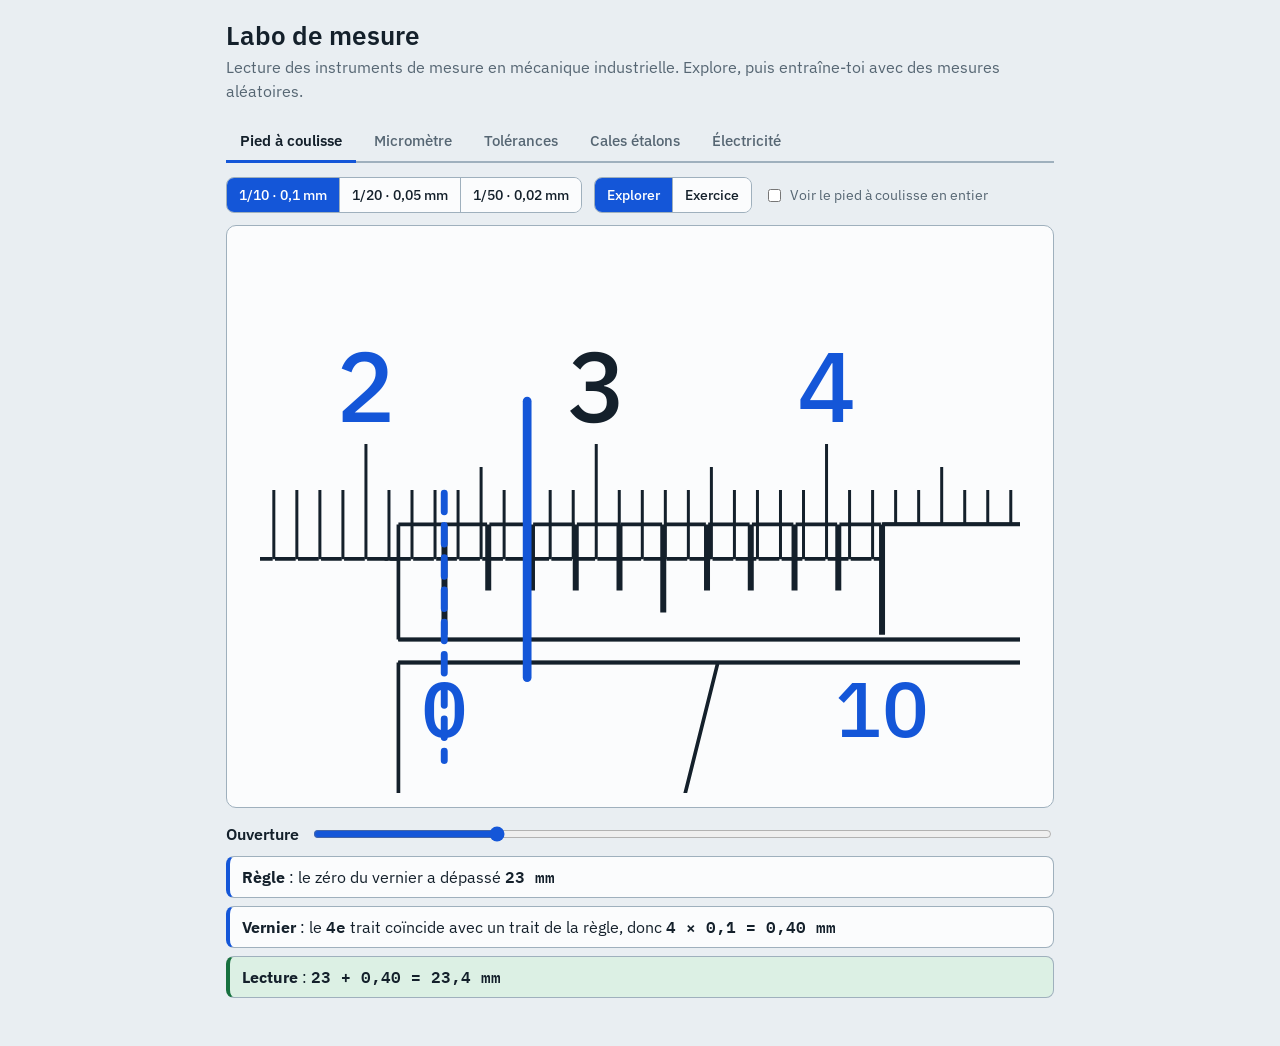
<file: outils/labo-mesure.html>
<!DOCTYPE html>
<html lang="fr-BE">
<head>
<meta charset="utf-8">
<meta name="viewport" content="width=device-width, initial-scale=1">
<title>Labo de mesure – Plateforme technique</title>
<link rel="preconnect" href="https://fonts.googleapis.com">
<link rel="preconnect" href="https://fonts.gstatic.com" crossorigin>
<link href="https://fonts.googleapis.com/css2?family=IBM+Plex+Mono:wght@500;600&family=IBM+Plex+Sans:wght@400;500;600&display=swap" rel="stylesheet">
<style>
/* Palette acier et bleu de contrôle ; mise en page : outils en onglets, dessin au centre, lecture détaillée dessous */
:root{
  --meca:var(--accent); --surface:var(--panel);
  --bg:#e9eef2; --panel:#fbfcfd; --plate:#dde5eb; --ink:#14202b; --muted:#566673; --line:#9fb0bd;
  --accent:#1456d8; --accent-soft:#dbe6fb; --good:#17703f; --good-soft:#dcf0e4; --bad:#b3261e; --bad-soft:#f8dedc;
  --font:"IBM Plex Sans",system-ui,-apple-system,"Segoe UI",sans-serif; --mono:"IBM Plex Mono",ui-monospace,Menlo,monospace;
  color-scheme:light;
}
@media (prefers-color-scheme:dark){:root:not([data-theme="light"]){
  --bg:#0f161c; --panel:#16202a; --plate:#223240; --ink:#e7eef4; --muted:#9db0bf; --line:#4a6073;
  --accent:#6aa6ff; --accent-soft:#1d3355; --good:#5fd18d; --good-soft:#15352a; --bad:#ff8a80; --bad-soft:#3d1f1d; color-scheme:dark;}}
:root[data-theme="dark"]{
  --bg:#0f161c; --panel:#16202a; --plate:#223240; --ink:#e7eef4; --muted:#9db0bf; --line:#4a6073;
  --accent:#6aa6ff; --accent-soft:#1d3355; --good:#5fd18d; --good-soft:#15352a; --bad:#ff8a80; --bad-soft:#3d1f1d; color-scheme:dark;}
*{box-sizing:border-box}
html,body{margin:0}
body{background:var(--bg);color:var(--ink);font:400 16px/1.5 var(--font)}
.wrap{max-width:860px;margin:0 auto;padding:20px 16px 48px}
header h1{font:600 26px/1.2 var(--font);margin:0}
header p{margin:4px 0 0;color:var(--muted)}
.tabs{display:flex;gap:4px;flex-wrap:wrap;margin:18px 0 14px;border-bottom:2px solid var(--line)}
.tabs button{font:500 15px var(--font);padding:10px 14px;border:0;background:none;color:var(--muted);cursor:pointer;border-bottom:3px solid transparent;margin-bottom:-2px}
.tabs button[aria-selected="true"]{color:var(--ink);border-bottom-color:var(--accent);font-weight:600}
button:focus-visible,input:focus-visible,select:focus-visible{outline:3px solid var(--accent);outline-offset:2px}
.row{display:flex;gap:12px;flex-wrap:wrap;align-items:center;margin-bottom:12px}
.seg{display:inline-flex;border:1px solid var(--line);border-radius:8px;overflow:hidden}
.seg button{font:500 14px var(--font);padding:8px 12px;border:0;background:var(--panel);color:var(--ink);cursor:pointer}
.seg button+button{border-left:1px solid var(--line)}
.seg button[aria-pressed="true"]{background:var(--accent);color:#fff}
.chk{display:flex;gap:6px;align-items:center;font-size:14px;color:var(--muted)}
.card{background:var(--panel);border:1px solid var(--line);border-radius:10px;padding:14px}
.fig{max-width:760px;margin:0 auto}
.fig.mic{max-width:540px}
.slider{display:flex;gap:12px;align-items:center;margin:14px 0 4px}
.slider label{font-weight:600;white-space:nowrap}
.slider input[type=range]{flex:1;accent-color:var(--accent);min-width:0}
.steps{margin:10px 0 0;padding:0;list-style:none;display:grid;gap:8px}
.steps li{background:var(--panel);border:1px solid var(--line);border-left:4px solid var(--accent);border-radius:8px;padding:8px 12px}
.steps li.res{border-left-color:var(--good);background:var(--good-soft)}
.num{font-family:var(--mono);font-weight:600;font-variant-numeric:tabular-nums}
.q{margin-top:12px;display:grid;gap:10px}
.q .ask{font-weight:600}
.in{display:flex;gap:8px;flex-wrap:wrap;align-items:center}
input[type=text]{font:600 18px var(--mono);width:9em;padding:8px 10px;border:1px solid var(--line);border-radius:8px;background:var(--panel);color:var(--ink)}
.btn{font:600 15px var(--font);padding:9px 14px;border-radius:8px;border:1px solid var(--accent);background:var(--accent);color:#fff;cursor:pointer}
.btn.alt{background:var(--panel);color:var(--accent)}
.btn:disabled{opacity:.5;cursor:default}
.fb{min-height:1.6em;padding:8px 12px;border-radius:8px;display:none}
.fb.ok{display:block;background:var(--good-soft);color:var(--good);border:1px solid var(--good)}
.fb.ko{display:block;background:var(--bad-soft);color:var(--bad);border:1px solid var(--bad)}
.fb.info{display:block;background:var(--accent-soft);color:var(--ink);border:1px solid var(--accent)}
.score{color:var(--muted);font-size:14px;font-variant-numeric:tabular-nums}
.cote{font:600 22px var(--mono)}
.hint{color:var(--muted);font-size:14px}
.big{display:flex;flex-wrap:wrap;gap:14px;align-items:baseline}
[hidden]{display:none!important}
@media (max-width:520px){.tabs button{padding:9px 10px;font-size:14px}.slider{flex-wrap:wrap}}
.svgm{width:100%;height:auto;display:block}
.svgm .bar{fill:var(--panel);stroke:var(--line);stroke-width:1.5}
.svgm .plate{fill:var(--plate);stroke:var(--line);stroke-width:1.5}
.svgm .tk{stroke:var(--ink);stroke-width:1.3}
.svgm .refl{stroke:var(--ink);stroke-width:1.6}
.svgm .lab{fill:var(--ink);font:600 15px var(--font)}
.svgm .labs{fill:var(--muted);font:500 12px var(--font)}
.svgm .hi{stroke:var(--accent);stroke-width:2.6}
.svgm .hi2{stroke:var(--accent);stroke-width:1.4;stroke-dasharray:4 3}
.svgm .hit{fill:var(--accent);font:700 15px var(--font)}

.svgm .body{fill:var(--panel);stroke:var(--line);stroke-width:2}
.svgm .face{fill:var(--plate);stroke:var(--line);stroke-width:1.5}
.svgm .lcd{fill:#c9d6b8;stroke:var(--line);stroke-width:2}
.svgm .lcdt{fill:#1b2616;font:600 44px var(--mono)}
.svgm .needle{stroke:var(--bad);stroke-width:2.4;stroke-linecap:round}
.svgm .hub{fill:var(--ink)}
.svgm .txt{fill:var(--ink);font:600 15px var(--font)}
.svgm .gl{fill:var(--muted);font:600 13px var(--font)}
.svgm .pl{fill:var(--ink);font:600 12px var(--font);pointer-events:none}
.svgm .ptr{stroke:var(--accent);stroke-width:5;stroke-linecap:round}
.svgm .hitc,.svgm .hitr{fill:var(--panel);stroke:var(--line);stroke-width:1.5}
.svgm .selc,.svgm .selr{fill:var(--accent-soft);stroke:var(--accent);stroke-width:3}
.svgm .pos{cursor:pointer}.svgm .pos:hover circle,.svgm .pos:hover rect{stroke:var(--accent)}
.svgm .jk{fill:#222;stroke:var(--line);stroke-width:2}
.svgm .jred{fill:#d32f2f}.svgm .jblk{fill:#555;stroke:#fff}
.svgm .wire{fill:none;stroke:#b87333;stroke-width:6}
.fig.dial{max-width:440px}.fig.met{max-width:380px}
.lcdbox{display:inline-flex;align-items:baseline;gap:10px;background:#c9d6b8;color:#1b2616;border:2px solid var(--line);border-radius:10px;padding:10px 18px;font:600 44px var(--mono)}
.lcdbox small{font:600 20px var(--mono)}
.chips{display:flex;gap:6px;flex-wrap:wrap}.chips button{font:600 14px var(--font);padding:7px 11px;border-radius:999px;border:1px solid var(--line);background:var(--panel);color:var(--ink);cursor:pointer}
.chips button[aria-pressed="true"]{background:var(--accent);color:#fff;border-color:var(--accent)}
.ck{list-style:none;margin:8px 0 0;padding:0;display:grid;gap:6px}.ck li{padding:6px 10px;border-radius:8px;border:1px solid var(--line);background:var(--panel)}
.ck li.y{border-color:var(--good);background:var(--good-soft)}.ck li.n{border-color:var(--bad);background:var(--bad-soft)}
.tbl{border-collapse:collapse;font-size:14px}.tbl td,.tbl th{border:1px solid var(--line);padding:4px 10px;text-align:left}
.opt{display:block;width:100%;text-align:left;margin:6px 0;font:500 15px var(--font);padding:10px 12px;border-radius:8px;border:1px solid var(--line);background:var(--panel);color:var(--ink);cursor:pointer}
.opt.y{border-color:var(--good);background:var(--good-soft)}.opt.n{border-color:var(--bad);background:var(--bad-soft)}

</style>
</head>
<body>
<div class="wrap">
<header>
  <h1>Labo de mesure</h1>
  <p>Lecture des instruments de mesure en m&eacute;canique industrielle. Explore, puis entra&icirc;ne-toi avec des mesures al&eacute;atoires.</p>
</header>

<nav class="tabs" role="tablist" aria-label="Instruments">
  <button role="tab" id="t-cal" aria-selected="true" aria-controls="p-cal">Pied &agrave; coulisse</button>
  <button role="tab" id="t-mic" aria-selected="false" aria-controls="p-mic">Microm&egrave;tre</button>
  <button role="tab" id="t-tol" aria-selected="false" aria-controls="p-tol">Tol&eacute;rances</button>
  <button role="tab" id="t-cal2" aria-selected="false" aria-controls="p-cales">Cales &eacute;talons</button>
  <button role="tab" id="t-ele" aria-selected="false" aria-controls="p-ele">&Eacute;lectricit&eacute;</button>
</nav>

<!-- PIED A COULISSE -->
<section id="p-cal" role="tabpanel" aria-labelledby="t-cal">
  <div class="row">
    <div class="seg" id="cal-prec" role="group" aria-label="Pr&eacute;cision du vernier">
      <button data-v="0.1" aria-pressed="true">1/10 &middot; 0,1 mm</button>
      <button data-v="0.05" aria-pressed="false">1/20 &middot; 0,05 mm</button>
      <button data-v="0.02" aria-pressed="false">1/50 &middot; 0,02 mm</button>
    </div>
    <div class="seg" id="cal-mode" role="group" aria-label="Mode">
      <button data-v="explore" aria-pressed="true">Explorer</button>
      <button data-v="exo" aria-pressed="false">Exercice</button>
    </div>
    <label class="chk"><input type="checkbox" id="cal-full"> Voir le pied &agrave; coulisse en entier</label>
  </div>
  <div class="card"><div class="fig" id="cal-fig"></div></div>
  <div id="cal-explore">
    <div class="slider"><label for="cal-sl">Ouverture</label><input type="range" id="cal-sl" step="1"></div>
    <ol class="steps" id="cal-steps"></ol>
  </div>
  <div id="cal-exo" class="q" hidden>
    <div class="ask">Quelle est la lecture du pied &agrave; coulisse ?</div>
    <div class="in"><input type="text" id="cal-in" inputmode="decimal" autocomplete="off" aria-label="Lecture en mm" placeholder="0,0"><span>mm</span>
      <button class="btn" id="cal-ok">V&eacute;rifier</button><button class="btn alt" id="cal-sol">Solution</button><button class="btn alt" id="cal-new">Nouvelle mesure</button></div>
    <div class="fb" id="cal-fb" role="status"></div>
    <div class="score" id="cal-score"></div>
  </div>
</section>

<!-- MICROMETRE -->
<section id="p-mic" role="tabpanel" aria-labelledby="t-mic" hidden>
  <div class="row">
    <div class="seg" id="mic-mode" role="group" aria-label="Mode">
      <button data-v="explore" aria-pressed="true">Explorer</button>
      <button data-v="exo" aria-pressed="false">Exercice</button>
    </div>
    <div class="seg" id="mic-kind" role="group" aria-label="Type de microm&egrave;tre">
      <button data-v="ext" aria-pressed="true">Ext&eacute;rieur</button>
      <button data-v="int" aria-pressed="false">Int&eacute;rieur</button>
    </div>
    <div class="seg" id="mic-rod" role="group" aria-label="Rallonge" hidden>
      <button data-v="50" aria-pressed="true">Rallonge 50</button>
      <button data-v="75" aria-pressed="false">75</button>
      <button data-v="100" aria-pressed="false">100</button>
    </div>
    <label class="chk"><input type="checkbox" id="mic-full"> Voir l&rsquo;instrument en entier</label>
  </div>
  <div class="card"><div class="fig mic" id="mic-fig"></div></div>
  <div id="mic-explore">
    <div class="slider"><label for="mic-sl">Ouverture</label><input type="range" id="mic-sl" min="300" max="2450" step="1"></div>
    <ol class="steps" id="mic-steps"></ol>
  </div>
  <div id="mic-exo" class="q" hidden>
    <div class="ask" id="mic-ask">Quelle est la lecture du microm&egrave;tre ?</div>
    <div class="in"><input type="text" id="mic-in" inputmode="decimal" autocomplete="off" aria-label="Lecture en mm" placeholder="0,00"><span>mm</span>
      <button class="btn" id="mic-ok">V&eacute;rifier</button><button class="btn alt" id="mic-sol">Solution</button><button class="btn alt" id="mic-new">Nouvelle mesure</button></div>
    <div class="fb" id="mic-fb" role="status"></div>
    <div class="score" id="mic-score"></div>
  </div>
</section>

<!-- TOLERANCES -->
<section id="p-tol" role="tabpanel" aria-labelledby="t-tol" hidden>
  <div class="card q">
    <div class="ask">La pi&egrave;ce est-elle conforme ?</div>
    <div class="big"><span class="hint">Cote du plan</span><span class="cote" id="tol-cote"></span><span class="hint">mm</span></div>
    <div class="big"><span class="hint">Pi&egrave;ce mesur&eacute;e</span><span class="cote" id="tol-meas"></span><span class="hint">mm</span></div>
    <div class="in"><button class="btn" id="tol-yes">Conforme</button><button class="btn" id="tol-no">Non conforme</button><button class="btn alt" id="tol-new">Autre pi&egrave;ce</button></div>
    <div class="fb" id="tol-fb" role="status"></div>
    <div class="score" id="tol-score"></div>
  </div>
</section>

<!-- CALES -->
<section id="p-cales" role="tabpanel" aria-labelledby="t-cal2" hidden>
  <div class="card q">
    <div class="ask">Construis la cote avec le moins de cales possible.</div>
    <div class="big"><span class="hint">Cote &agrave; obtenir</span><span class="cote" id="cales-target"></span><span class="hint">mm</span></div>
    <div class="in"><input type="text" id="cales-in" autocomplete="off" aria-label="Cales s&eacute;par&eacute;es par des +" placeholder="1,26 + 12 + 25" style="width:16em">
      <button class="btn" id="cales-ok">V&eacute;rifier</button><button class="btn alt" id="cales-sol">Solution</button><button class="btn alt" id="cales-new">Nouvelle cote</button></div>
    <div class="hint">S&eacute;rie : 1,01 &agrave; 1,49 (par 0,01) &middot; 0,5 &agrave; 24,5 (par 0,5) &middot; 25, 50, 75, 100. Une seule cale de chaque valeur. S&eacute;pare les cales par un +.</div>
    <div class="fb" id="cales-fb" role="status"></div>
    <div class="score" id="cales-score"></div>
  </div>
</section>

<!-- ELECTRICITE -->
<section id="p-ele" role="tabpanel" aria-labelledby="t-ele" hidden>
  <div class="row">
    <div class="seg" id="ele-sub" role="group" aria-label="Exercice d'&eacute;lectricit&eacute;">
      <button data-v="br" aria-pressed="true">Brancher</button>
      <button data-v="aig" aria-pressed="false">Lire l&rsquo;aiguille</button>
      <button data-v="num" aria-pressed="false">Lire l&rsquo;afficheur</button>
      <button data-v="quiz" aria-pressed="false">Quiz</button>
    </div>
  </div>

  <div id="ele-br">
    <div class="row">
      <div class="seg" id="br-model" role="group" aria-label="Appareil">
        <button data-v="num" aria-pressed="true">Num&eacute;rique</button>
        <button data-v="ana" aria-pressed="false">&Agrave; aiguille</button>
        <button data-v="tes" aria-pressed="false">Testeur &agrave; m&acirc;choire</button>
      </div>
      <button class="btn alt" id="br-new">Autre mission</button>
    </div>
    <div class="card q"><div class="ask" id="br-task"></div><div class="hint" id="br-model-note"></div></div>
    <div class="card" style="margin-top:12px"><div class="fig met" id="br-fig"></div></div>
    <div class="card q">
      <div id="br-jacks">
        <div class="ask">Sonde rouge dans la borne&nbsp;:</div><div class="chips" id="br-red"></div>
        <div class="ask" style="margin-top:8px">Sonde noire dans la borne&nbsp;:</div><div class="chips" id="br-black"></div>
      </div>
      <div class="ask">Comment l&rsquo;appareil est-il plac&eacute; ?</div>
      <div class="chips" id="br-br"></div>
      <div class="in"><button class="btn" id="br-ok">V&eacute;rifier</button><button class="btn alt" id="br-no">Cet appareil ne convient pas</button><button class="btn alt" id="br-sol">Solution</button></div>
      <div class="hint" id="br-help">Clique sur le s&eacute;lecteur de l&rsquo;appareil pour le tourner, puis choisis les bornes et le branchement.</div>
      <div class="fb" id="br-fb" role="status"></div>
      <ul class="ck" id="br-ck"></ul>
      <div class="score" id="br-score"></div>
    </div>
  </div>

  <div id="ele-aig" hidden>
    <div class="row">
      <div class="seg" id="aig-mode" role="group" aria-label="Mode">
        <button data-v="explore" aria-pressed="true">Explorer</button>
        <button data-v="exo" aria-pressed="false">Exercice</button>
      </div>
      <div class="seg" id="aig-cal" role="group" aria-label="Calibre"></div>
    </div>
    <div class="card"><div class="fig dial" id="aig-fig"></div></div>
    <div id="aig-explore">
      <div class="slider"><label for="aig-sl">Aiguille</label><input type="range" id="aig-sl" min="0" max="100" step="1" value="40"></div>
      <ol class="steps" id="aig-steps"></ol>
    </div>
    <div id="aig-exo" class="q" hidden>
      <div class="ask">Quelle est la valeur mesur&eacute;e ? <span class="hint">(lis la division, puis convertis avec le calibre)</span></div>
      <div class="in"><input type="text" id="aig-in" inputmode="decimal" autocomplete="off" aria-label="Valeur lue" placeholder="0,0"><span id="aig-unit"></span>
        <button class="btn" id="aig-ok">V&eacute;rifier</button><button class="btn alt" id="aig-sol">Solution</button><button class="btn alt" id="aig-new">Nouvelle mesure</button></div>
      <div class="fb" id="aig-fb" role="status"></div>
      <div class="score" id="aig-score"></div>
    </div>
  </div>

  <div id="ele-num" hidden>
    <div class="card q">
      <div class="ask">Lis l&rsquo;afficheur, regarde le calibre, puis donne la valeur dans l&rsquo;unit&eacute; de base (V, A ou &Omega;).</div>
      <div class="big"><span class="hint">Calibre</span><span class="cote" id="num-range"></span></div>
      <div><span class="lcdbox" id="num-lcd"></span></div>
      <div class="in"><input type="text" id="num-in" inputmode="decimal" autocomplete="off" aria-label="Valeur en unit&eacute; de base" placeholder="0,000"><span id="num-unit"></span>
        <button class="btn" id="num-ok">V&eacute;rifier</button><button class="btn alt" id="num-sol">Solution</button><button class="btn alt" id="num-new">Nouvelle mesure</button></div>
      <div class="fb" id="num-fb" role="status"></div>
      <div class="score" id="num-score"></div>
      <table class="tbl" aria-label="Pr&eacute;fixes"><tr><th>&micro;</th><th>m</th><th>k</th><th>M</th></tr><tr><td>&times; 0,000&nbsp;001</td><td>&times; 0,001</td><td>&times; 1&nbsp;000</td><td>&times; 1&nbsp;000&nbsp;000</td></tr></table>
    </div>
  </div>

  <div id="ele-quiz" hidden>
    <div class="card q">
      <div class="ask" id="qz-q"></div>
      <div id="qz-opts"></div>
      <div class="fb" id="qz-fb" role="status"></div>
      <div class="in"><button class="btn alt" id="qz-next" hidden>Question suivante</button></div>
      <div class="score" id="qz-score"></div>
    </div>
  </div>
</section>

</div>

<script>
/* Dessins du pied à coulisse (plans SolidWorks de M. Baudson) et du micromètre — même fichier que js/pied.js de la plateforme */
/* =========================================================
   PIED À COULISSE — dessin de la vue de face, d'après les plans de M. Baudson (Solidworks → DXF)
   Les contours viennent des plans ; les graduations de la règle et le vernier sont calculés.
   Unité : le millimètre réel. Origine : la face du bec fixe. Le bec mobile se place à « lecture » mm.
   piedSVG(lecture, n, opt) : n = 10, 20 ou 50 (nombre de divisions du vernier).
     opt.vue  : 'complet' (becs et vernier) · 'vernier' (zoom sur la lecture) · 'becs'
     opt.rep  : repères (vrai) : numéroter les becs et les graduations
   ========================================================= */
const PIED_D = {"rule": "M-4 12.85L-5 11.85M0 19.85L-4 12.85M0 23.85L0 19.85M220 23.85L0 23.85M220 39.85L220 23.85M171.05 39.85L220 39.85M170.05 39.85L170.95 39.85M169.05 39.85L169.95 39.85M168.05 39.85L168.95 39.85M167.05 39.85L167.95 39.85M166.05 39.85L166.95 39.85M165.05 39.85L165.95 39.85M164.05 39.85L164.95 39.85M163.05 39.85L163.95 39.85M162.05 39.85L162.95 39.85M161.05 39.85L161.95 39.85M160.05 39.85L160.95 39.85M159.05 39.85L159.95 39.85M158.05 39.85L158.95 39.85M157.05 39.85L157.95 39.85M156.05 39.85L156.95 39.85M155.05 39.85L155.95 39.85M154.05 39.85L154.95 39.85M153.05 39.85L153.95 39.85M152.05 39.85L152.95 39.85M151.05 39.85L151.95 39.85M150.05 39.85L150.95 39.85M149.05 39.85L149.95 39.85M148.05 39.85L148.95 39.85M147.05 39.85L147.95 39.85M146.05 39.85L146.95 39.85M145.05 39.85L145.95 39.85M144.05 39.85L144.95 39.85M143.05 39.85L143.95 39.85M142.05 39.85L142.95 39.85M141.05 39.85L141.95 39.85M140.05 39.85L140.95 39.85M139.05 39.85L139.95 39.85M138.05 39.85L138.95 39.85M137.05 39.85L137.95 39.85M136.05 39.85L136.95 39.85M135.05 39.85L135.95 39.85M134.05 39.85L134.95 39.85M133.05 39.85L133.95 39.85M132.05 39.85L132.95 39.85M131.05 39.85L131.95 39.85M130.05 39.85L130.95 39.85M129.05 39.85L129.95 39.85M128.05 39.85L128.95 39.85M127.05 39.85L127.95 39.85M126.05 39.85L126.95 39.85M125.05 39.85L125.95 39.85M124.05 39.85L124.95 39.85M123.05 39.85L123.95 39.85M122.05 39.85L122.95 39.85M121.05 39.85L121.95 39.85M120.05 39.85L120.95 39.85M119.05 39.85L119.95 39.85M118.05 39.85L118.95 39.85M117.05 39.85L117.95 39.85M116.05 39.85L116.95 39.85M115.05 39.85L115.95 39.85M114.05 39.85L114.95 39.85M113.05 39.85L113.95 39.85M112.05 39.85L112.95 39.85M111.05 39.85L111.95 39.85M110.05 39.85L110.95 39.85M109.05 39.85L109.95 39.85M108.05 39.85L108.95 39.85M107.05 39.85L107.95 39.85M106.05 39.85L106.95 39.85M105.05 39.85L105.95 39.85M104.05 39.85L104.95 39.85M103.05 39.85L103.95 39.85M102.05 39.85L102.95 39.85M101.05 39.85L101.95 39.85M100.05 39.85L100.95 39.85M99.05 39.85L99.95 39.85M98.05 39.85L98.95 39.85M97.05 39.85L97.95 39.85M96.05 39.85L96.95 39.85M95.05 39.85L95.95 39.85M94.05 39.85L94.95 39.85M93.05 39.85L93.95 39.85M92.05 39.85L92.95 39.85M91.05 39.85L91.95 39.85M90.05 39.85L90.95 39.85M89.05 39.85L89.95 39.85M88.05 39.85L88.95 39.85M87.05 39.85L87.95 39.85M86.05 39.85L86.95 39.85M85.05 39.85L85.95 39.85M84.05 39.85L84.95 39.85M83.05 39.85L83.95 39.85M82.05 39.85L82.95 39.85M81.05 39.85L81.95 39.85M80.05 39.85L80.95 39.85M79.05 39.85L79.95 39.85M78.05 39.85L78.95 39.85M77.05 39.85L77.95 39.85M76.05 39.85L76.95 39.85M75.05 39.85L75.95 39.85M74.05 39.85L74.95 39.85M73.05 39.85L73.95 39.85M72.05 39.85L72.95 39.85M71.05 39.85L71.95 39.85M70.05 39.85L70.95 39.85M69.05 39.85L69.95 39.85M68.05 39.85L68.95 39.85M67.05 39.85L67.95 39.85M66.05 39.85L66.95 39.85M65.05 39.85L65.95 39.85M64.05 39.85L64.95 39.85M63.05 39.85L63.95 39.85M62.05 39.85L62.95 39.85M61.05 39.85L61.95 39.85M60.05 39.85L60.95 39.85M59.05 39.85L59.95 39.85M58.05 39.85L58.95 39.85M57.05 39.85L57.95 39.85M56.05 39.85L56.95 39.85M55.05 39.85L55.95 39.85M54.05 39.85L54.95 39.85M53.05 39.85L53.95 39.85M52.05 39.85L52.95 39.85M51.05 39.85L51.95 39.85M50.05 39.85L50.95 39.85M49.05 39.85L49.95 39.85M48.05 39.85L48.95 39.85M47.05 39.85L47.95 39.85M46.05 39.85L46.95 39.85M45.05 39.85L45.95 39.85M44.05 39.85L44.95 39.85M43.05 39.85L43.95 39.85M42.05 39.85L42.95 39.85M41.05 39.85L41.95 39.85M40.05 39.85L40.95 39.85M39.05 39.85L39.95 39.85M38.05 39.85L38.95 39.85M37.05 39.85L37.95 39.85M36.05 39.85L36.95 39.85M35.05 39.85L35.95 39.85M34.05 39.85L34.95 39.85M33.05 39.85L33.95 39.85M32.05 39.85L32.95 39.85M31.05 39.85L31.95 39.85M30.05 39.85L30.95 39.85M29.05 39.85L29.95 39.85M28.05 39.85L28.95 39.85M27.05 39.85L27.95 39.85M26.05 39.85L26.95 39.85M25.05 39.85L25.95 39.85M24.05 39.85L24.95 39.85M23.05 39.85L23.95 39.85M22.05 39.85L22.95 39.85M21.05 39.85L21.95 39.85M20.05 39.85L20.95 39.85M19.05 39.85L19.95 39.85M18.05 39.85L18.95 39.85M17.05 39.85L17.95 39.85M16.05 39.85L16.95 39.85M15.05 39.85L15.95 39.85M14.05 39.85L14.95 39.85M13.05 39.85L13.95 39.85M12.05 39.85L12.95 39.85M11.05 39.85L11.95 39.85M10.05 39.85L10.95 39.85M9.05 39.85L9.95 39.85M8.05 39.85L8.95 39.85M7.05 39.85L7.95 39.85M6.05 39.85L6.95 39.85M5.05 39.85L5.95 39.85M4.05 39.85L4.95 39.85M3.05 39.85L3.95 39.85M2.05 39.85L2.95 39.85M0 39.85L1.95 39.85M0 72.85L0 39.85M0 72.85L-3 72.85M-3 72.85L-3 81.85M-5 79.85L-3 81.85M-15 39.85L-5 79.85M-15 23.85L-15 39.85M-8 23.85L-15 23.85M-8 18.85L-8 23.85M-8 18.85L-5 18.85M-5 18.85L-5 11.85M-8 18.85L-8 8.85M-8 8.85L-5 11.85", "s10": "M30.51 16.35L30.51 13.85M24.51 13.85L24.51 16.35M28.76 19.35L28.76 16.35M26.26 16.35L26.26 19.35M0.01 20.35L55 20.35M55 20.35L55 25.35M0.01 25.35L55 25.35M0.01 25.35L0.01 20.35M11.56 38.35L13.36 38.35M13.36 38.35L13.36 41.22M13.46 41.22L13.46 38.35M13.46 38.35L15.26 38.35M15.26 38.35L15.26 41.22M15.36 41.22L15.36 38.35M15.36 38.35L17.16 38.35M17.16 38.35L17.16 41.22M17.26 41.22L17.26 38.35M17.26 38.35L19.06 38.35M19.06 38.35L19.06 41.22M19.16 41.22L19.16 38.35M19.16 38.35L20.96 38.35M20.96 38.35L20.96 43.14M21.06 43.14L21.06 38.35M21.06 38.35L55 38.35M55 38.35L55 43.35M0.01 43.35L55 43.35M0.01 43.35L0.01 38.35M0.01 38.35L1.96 38.35M1.96 38.35L1.96 43.14M2.06 43.14L2.06 38.35M2.06 38.35L3.86 38.35M3.86 38.35L3.86 41.22M3.96 41.22L3.96 38.35M3.96 38.35L5.76 38.35M5.76 38.35L5.76 41.22M5.86 41.22L5.86 38.35M5.86 38.35L7.66 38.35M7.66 38.35L7.66 41.22M7.76 41.22L7.76 38.35M7.76 38.35L9.56 38.35M9.56 38.35L9.56 41.22M9.66 41.22L9.66 38.35M9.66 38.35L11.46 38.35M11.46 38.35L11.46 42.18M11.56 42.18L11.56 38.35M0.01 44.35L55 44.35M0.01 20.35L0.01 19.35M55 19.35L55 20.35M0.01 19.35L55 19.35M3.01 72.85L3.01 81.85M0.01 72.85L0.01 84.85M5.01 79.85L13.88 44.35M0.01 44.35L0.01 72.85M27.51 13.85L30.51 13.85M24.51 13.85L27.51 13.85M27.51 16.35L30.51 16.35M24.51 16.35L27.51 16.35M43.07 44.35L43.1 44.94L43.22 45.53L43.41 46.1L43.68 46.64L44.01 47.14L44.41 47.59L44.86 47.98L45.36 48.31L45.89 48.58L46.46 48.77L47.05 48.89L47.65 48.93L48.24 48.89L48.83 48.77L49.4 48.58L49.94 48.31L50.44 47.98L50.89 47.59L51.28 47.14L51.61 46.64L51.88 46.1L52.07 45.53L52.19 44.94L52.23 44.35M55 23.85L55 23.85M0.01 23.85L-0.59 23.85M55 39.85L55 39.85M-0.59 39.85L0.01 39.85", "s20": "M30.5 16.35L30.5 13.85M24.5 13.85L24.5 16.35M28.75 19.35L28.75 16.35M26.25 16.35L26.25 19.35M0 43.35L0 38.35M0 38.35L1.95 38.35M1.95 38.35L1.95 42.18M2.05 42.18L2.05 38.35M2.05 38.35L3.9 38.35M3.9 38.35L3.9 41.23M4 41.23L4 38.35M4 38.35L5.85 38.35M5.85 38.35L5.85 42.18M5.95 42.18L5.95 38.35M5.95 38.35L7.8 38.35M7.8 38.35L7.8 41.23M7.9 41.23L7.9 38.35M7.9 38.35L9.75 38.35M9.75 38.35L9.75 42.18M9.85 42.18L9.85 38.35M9.85 38.35L11.7 38.35M11.7 38.35L11.7 41.23M11.8 41.23L11.8 38.35M11.8 38.35L13.65 38.35M13.65 38.35L13.65 42.18M13.75 42.18L13.75 38.35M13.75 38.35L15.6 38.35M15.6 38.35L15.6 41.23M15.7 41.23L15.7 38.35M15.7 38.35L17.55 38.35M17.55 38.35L17.55 42.18M17.65 42.18L17.65 38.35M17.65 38.35L19.5 38.35M19.5 38.35L19.5 41.23M19.6 41.23L19.6 38.35M19.6 38.35L21.45 38.35M21.45 38.35L21.45 42.18M21.55 42.18L21.55 38.35M21.55 38.35L23.4 38.35M23.4 38.35L23.4 41.23M23.5 41.23L23.5 38.35M23.5 38.35L25.35 38.35M25.35 38.35L25.35 42.18M25.45 42.18L25.45 38.35M25.45 38.35L27.3 38.35M27.3 38.35L27.3 41.23M27.4 41.23L27.4 38.35M27.4 38.35L29.25 38.35M29.25 38.35L29.25 42.18M29.35 42.18L29.35 38.35M29.35 38.35L31.2 38.35M31.2 38.35L31.2 41.23M31.3 41.23L31.3 38.35M31.3 38.35L33.15 38.35M33.15 38.35L33.15 42.18M33.25 42.18L33.25 38.35M33.25 38.35L35.1 38.35M35.1 38.35L35.1 41.23M35.2 41.23L35.2 38.35M35.2 38.35L37.05 38.35M37.05 38.35L37.05 42.18M37.15 42.18L37.15 38.35M37.15 38.35L39 38.35M39 38.35L39 41.23M39.1 41.23L39.1 38.35M39.1 38.35L40.95 38.35M40.95 38.35L40.95 42.18M41.05 42.18L41.05 38.35M41.05 38.35L55 38.35M55 38.35L55 43.35M41.52 43.35L55 43.35M0 20.35L55 20.35M0 20.35L0 19.35M0 19.35L55 19.35M55 19.35L55 20.35M41.17 44.35L55 44.35M0 25.35L55 25.35M0 25.35L0 20.35M55 20.35L55 25.35M3 72.85L3 81.85M5 79.85L13.87 44.35M0 44.35L0 72.85M0 72.85L0 84.85M27.5 13.85L30.5 13.85M24.5 13.85L27.5 13.85M27.5 16.35L30.5 16.35M24.5 16.35L27.5 16.35M43.05 44.35L43.09 44.95L43.21 45.54L43.4 46.1L43.67 46.64L44 47.14L44.4 47.59L44.85 47.99L45.34 48.32L45.88 48.58L46.45 48.78L47.04 48.89L47.63 48.93L48.23 48.89L48.82 48.78L49.39 48.58L49.92 48.32L50.42 47.99L50.87 47.59L51.27 47.14L51.6 46.64L51.87 46.1L52.06 45.54L52.18 44.95L52.22 44.35M55 23.85L55 23.85M55 39.85L55 39.85M27.35 34.85L27.35 39.4M23.45 39.4L23.45 36.85M-0.55 39.85L0 39.85", "s50": "M30.5 16.35L30.5 13.85M24.5 13.85L24.5 16.35M28.75 19.35L28.75 16.35M26.25 16.35L26.25 19.35M45.17 38.35L46.05 38.35M46.05 38.35L46.05 42.18M46.15 42.18L46.15 38.35M46.15 38.35L47.03 38.35M47.03 38.35L47.03 41.22M47.13 41.22L47.13 38.35M47.13 38.35L48.01 38.35M48.01 38.35L48.01 41.22M48.11 41.22L48.11 38.35M48.11 38.35L48.99 38.35M48.99 38.35L48.99 41.22M49.09 41.22L49.09 38.35M49.09 38.35L49.97 38.35M49.97 38.35L49.97 41.22M50.07 41.22L50.07 38.35M50.07 38.35L50.95 38.35M50.95 38.35L50.95 42.18M51.05 42.18L51.05 38.35M51.05 38.35L55 38.35M55 38.35L55 43.35M0 43.35L0 38.35M0 38.35L1.95 38.35M1.95 38.35L1.95 42.18M2.05 42.18L2.05 38.35M2.05 38.35L2.93 38.35M2.93 38.35L2.93 41.22M3.03 41.22L3.03 38.35M3.03 38.35L3.91 38.35M3.91 38.35L3.91 41.22M4.01 41.22L4.01 38.35M4.01 38.35L4.89 38.35M4.89 38.35L4.89 41.22M4.99 41.22L4.99 38.35M4.99 38.35L5.87 38.35M5.87 38.35L5.87 41.22M5.97 41.22L5.97 38.35M5.97 38.35L6.85 38.35M6.85 38.35L6.85 42.18M6.95 42.18L6.95 38.35M6.95 38.35L7.83 38.35M7.83 38.35L7.83 41.22M7.93 41.22L7.93 38.35M7.93 38.35L8.81 38.35M8.81 38.35L8.81 41.22M8.91 41.22L8.91 38.35M8.91 38.35L9.79 38.35M9.79 38.35L9.79 41.22M9.89 41.22L9.89 38.35M9.89 38.35L10.77 38.35M10.77 38.35L10.77 41.22M10.87 41.22L10.87 38.35M10.87 38.35L11.75 38.35M11.75 38.35L11.75 42.18M11.85 42.18L11.85 38.35M11.85 38.35L12.73 38.35M12.73 38.35L12.73 41.22M12.83 41.22L12.83 38.35M12.83 38.35L13.71 38.35M13.71 38.35L13.71 41.22M13.81 41.22L13.81 38.35M13.81 38.35L14.69 38.35M14.69 38.35L14.69 41.22M14.79 41.22L14.79 38.35M14.79 38.35L15.67 38.35M15.67 38.35L15.67 41.22M15.77 41.22L15.77 38.35M15.77 38.35L16.65 38.35M16.65 38.35L16.65 42.18M16.75 42.18L16.75 38.35M16.75 38.35L17.63 38.35M17.63 38.35L17.63 41.22M17.73 41.22L17.73 38.35M17.73 38.35L18.61 38.35M18.61 38.35L18.61 41.22M18.71 41.22L18.71 38.35M18.71 38.35L19.59 38.35M19.59 38.35L19.59 41.22M19.69 41.22L19.69 38.35M19.69 38.35L20.57 38.35M20.57 38.35L20.57 41.22M20.67 41.22L20.67 38.35M20.67 38.35L21.55 38.35M21.55 38.35L21.55 42.18M21.65 42.18L21.65 38.35M21.65 38.35L22.53 38.35M22.53 38.35L22.53 41.22M22.63 41.22L22.63 38.35M22.63 38.35L23.51 38.35M23.51 38.35L23.51 41.22M23.61 41.22L23.61 38.35M23.61 38.35L24.49 38.35M24.49 38.35L24.49 41.22M24.59 41.22L24.59 38.35M24.59 38.35L25.47 38.35M25.47 38.35L25.47 41.22M25.57 41.22L25.57 38.35M25.57 38.35L26.45 38.35M26.45 38.35L26.45 42.18M26.55 42.18L26.55 38.35M26.55 38.35L27.43 38.35M27.43 38.35L27.43 41.22M27.53 41.22L27.53 38.35M27.53 38.35L28.41 38.35M28.41 38.35L28.41 41.22M28.51 41.22L28.51 38.35M28.51 38.35L29.39 38.35M29.39 38.35L29.39 41.22M29.49 41.22L29.49 38.35M29.49 38.35L30.37 38.35M30.37 38.35L30.37 41.22M30.47 41.22L30.47 38.35M30.47 38.35L31.35 38.35M31.35 38.35L31.35 42.18M31.45 42.18L31.45 38.35M31.45 38.35L32.33 38.35M32.33 38.35L32.33 41.22M32.43 41.22L32.43 38.35M32.43 38.35L33.31 38.35M33.31 38.35L33.31 41.22M33.41 41.22L33.41 38.35M33.41 38.35L34.29 38.35M34.29 38.35L34.29 41.22M34.39 41.22L34.39 38.35M34.39 38.35L35.27 38.35M35.27 38.35L35.27 41.22M35.37 41.22L35.37 38.35M35.37 38.35L36.25 38.35M36.25 38.35L36.25 42.18M36.35 42.18L36.35 38.35M36.35 38.35L37.23 38.35M37.23 38.35L37.23 41.22M37.33 41.22L37.33 38.35M37.33 38.35L38.21 38.35M38.21 38.35L38.21 41.22M38.31 41.22L38.31 38.35M38.31 38.35L39.19 38.35M39.19 38.35L39.19 41.22M39.29 41.22L39.29 38.35M39.29 38.35L40.17 38.35M40.17 38.35L40.17 41.22M40.27 41.22L40.27 38.35M40.27 38.35L41.15 38.35M41.15 38.35L41.15 42.18M41.25 42.18L41.25 38.35M41.25 38.35L42.13 38.35M42.13 38.35L42.13 41.22M42.23 41.22L42.23 38.35M42.23 38.35L43.11 38.35M43.11 38.35L43.11 41.22M43.21 41.22L43.21 38.35M43.21 38.35L44.09 38.35M44.09 38.35L44.09 41.22M44.19 41.22L44.19 38.35M44.19 38.35L45.07 38.35M45.07 38.35L45.07 41.22M45.17 41.22L45.17 38.35M55 19.35L55 20.35M0 20.35L55 20.35M0 20.35L0 19.35M0 19.35L55 19.35M55 20.35L55 25.35M0 25.35L55 25.35M0 25.35L0 20.35M3 72.85L3 81.85M0 72.85L0 84.85M5 79.85L13.88 44.35M0 44.35L0 72.85M27.5 16.35L30.5 16.35M24.5 16.35L27.5 16.35M27.5 13.85L30.5 13.85M24.5 13.85L27.5 13.85M43.06 44.35L43.1 44.95L43.22 45.53L43.41 46.1L43.67 46.64L44.01 47.14L44.4 47.59L44.85 47.98L45.35 48.32L45.89 48.58L46.46 48.77L47.04 48.89L47.64 48.93L48.24 48.89L48.83 48.77L49.39 48.58L49.93 48.32L50.43 47.98L50.88 47.59L51.28 47.14L51.61 46.64L51.87 46.1L52.07 45.53L52.18 44.95L52.22 44.35M55 23.85L55 23.85M55 39.85L55 39.85M28.49 36.85L28.49 39.39M27.49 36.85L27.49 39.39M26.49 34.85L26.49 39.39M25.49 36.85L25.49 39.39M23.59 39.39L23.59 36.85M22.59 39.39L22.59 36.85M21.59 39.39L21.59 35.85M20.59 39.39L20.59 36.85M-0.41 39.85L0 39.85"};
const PREC_N = {10:0.1, 20:0.05, 50:0.02};
const PIED_VERN = {10:19, 20:39, 50:49};          // longueur du vernier en mm (n divisions)
function piedSVG(lect, n, opt){
  opt = opt||{}; n = n||10;
  const span = PIED_VERN[n], bg = opt.bg||'var(--surface,#fff)', ink = opt.ink||'var(--ink,#14202b)', acc = opt.acc||'var(--meca,#1456d8)';
  const rule = PIED_D.rule, sl = PIED_D['s'+n];
  let t = '';
  // graduations de la règle : traits de 1 mm, 5 mm et 10 mm, chiffres tous les cm
  let g = '';
  for(let k=0;k<=170;k++){ const x=2+k, L = k%10===0?5: k%5===0?4:3; g += 'M'+x+' 39.86V'+(39.86-L); }
  let nums = '';
  for(let c=0;c<=16;c++) nums += `<text x="${2+c*10}" y="33.9" text-anchor="middle" font-size="4.3" font-weight="500" font-family="var(--font,system-ui,sans-serif)" fill="${c%2?ink:acc}">${c}</text>`;
  // vernier : labels
  let vl = '';
  const lab = n===50 ? [0,1,2,3,4,5,6,7,8,9,10].map(i=>[i*5*span/n,String(i)]) : [[0,'0'],[span,'10']];
  lab.forEach(([dx,tx],i)=>{ vl += `<text x="${(2+dx).toFixed(2)}" y="47.6" text-anchor="middle" font-size="3.4" font-weight="500" font-family="var(--font,system-ui,sans-serif)" fill="${i%2||n!==50?acc:ink}">${tx}</text>`; });
  const sx = lect;
  const view = opt.vue||'complet';
  let vb;
  if(view==='vernier') vb=[Math.max(-3,lect-6), 26, span+14, 24];
  else if(view==='becs') vb=[-26, 0, Math.max(60,lect+36), 92];
  else vb=[-28, 0, Math.max(150,lect+span+30), 92];
  t += `<svg viewBox="${vb.map(v=>+v.toFixed(2)).join(' ')}" role="img" aria-label="${opt.alt||'Pied à coulisse'}" style="width:100%;height:auto;display:block">`;
  t += `<g fill="none" stroke="${ink}" stroke-width=".16" stroke-linejoin="round"><path d="${rule}"/><path d="${g}" stroke-width=".13"/></g>${nums}`;
  // coulisseau : il masque la règle derrière lui
  t += `<g transform="translate(${sx} 0)"><rect x="0" y="19.3" width="55" height="6.1" fill="${bg}"/><rect x="${2+span}" y="38.3" width="${55-2-span}" height="1.9" fill="${bg}"/>`;
  t += `<g fill="none" stroke="${ink}" stroke-width=".16" stroke-linejoin="round"><path d="${sl.replace(/^/,'')}"/><path d="M0 44.34H55M0 43.34H55M${2+span} 38.34H55" stroke-width=".16"/></g>${vl}</g>`;
  if(opt.answer){ const u=Math.round(lect/PREC_N[n]), k=u%n, w=Math.floor(u/n);
    t = t.replace(/<\/svg>$/,'') + `<g stroke="${acc}" stroke-linecap="round" fill="none"><line x1="${2+w+k}" x2="${2+w+k}" y1="33" y2="45" stroke-width=".38"/><line x1="${2+lect}" x2="${2+lect}" y1="37" y2="48.6" stroke-width=".3" stroke-dasharray=".8 .6"/></g></svg>`; }
  return t + '</svg>';
}

/* ---------- micromètre : même graphisme que le pied à coulisse ----------
   micrometreSVG(valeur, {mode:'ext'|'int', vue:'lecture'|'complet', rod, answer, mm, alt})
   ext : valeur = lecture de la douille + du tambour (mm).
   int : micromètre d'intérieur à rallonges ; valeur = rallonge (opt.rod, mm) + lecture de la tête (0 à 25 mm). */
function micPartsN(value){ const v=Math.round(value*100), d=v%50, b=v-d; return {v100:v, base:b/100, d, half:b%100===50}; }
function micrometreSVG(value, opt){
  opt = opt||{};
  const mode=opt.mode||'ext', vue=opt.vue||'lecture', ans=!!opt.answer;
  const ink=opt.ink||'var(--ink,#14202b)', acc=opt.acc||'var(--meca,#1456d8)', bg=opt.bg||'var(--surface,#fff)', mut='var(--muted,#566673)';
  const ff='var(--font,system-ui,sans-serif)';
  const T=(x,y,tx,fill,fs,an)=>`<text x="${x}" y="${y}" text-anchor="${an||'middle'}" font-size="${fs||4}" font-weight="500" font-family="${ff}" fill="${fill}">${tx}</text>`;
  const ST=`fill="${bg}" stroke="${ink}" stroke-width=".26" stroke-linejoin="round"`;
  const L=(x1,y1,x2,y2,c,w)=>`<line x1="${x1}" y1="${y1}" x2="${x2}" y2="${y2}" stroke="${c||ink}" stroke-width="${w||.2}"/>`;
  const lab=(x,tx,y2,yt)=>T(x,yt||12,tx,mut,3.9)+L(x,(yt||12)+2,x,y2,mut,.14);
  const svg=(vb,al,body)=>`<svg viewBox="${vb}" role="img" aria-label="${al}" style="width:100%;height:auto;display:block">${body}</svg>`;
  if(vue==='complet' && mode==='ext'){
    let b='';
    b+=`<path d="M14 22 Q8 22 8 30 V58 Q8 84 40 84 H128 V42 H112 V66 H44 Q30 66 30 52 V46 H28 V22 Z" ${ST}/>`;
    b+=`<rect x="28" y="30" width="16" height="8" ${ST}/><rect x="62" y="32" width="52" height="4" ${ST}/>`;
    b+=`<rect x="118" y="18" width="8" height="8" rx="1.5" ${ST}/><rect x="112" y="26" width="44" height="16" ${ST}/>`;
    b+=`<rect x="156" y="22" width="36" height="24" rx="2.5" ${ST}/><line x1="164" y1="22.6" x2="164" y2="45.4" stroke="${ink}" stroke-width=".14"/>`;
    for(let i=0;i<13;i++){ const y=26+i*1.5; b+=L(156,y,161,y,ink,.12); }
    b+=`<rect x="192" y="27" width="14" height="14" rx="2.5" ${ST}/>`+L(196,27.6,196,40.4,ink,.14)+L(200,27.6,200,40.4,ink,.14);
    b+=L(112,34,156,34,ink,.22);
    for(let x=116;x<=154;x+=2.5) b+=L(x,34,x,x%10===6?30.5:32,ink,.14);
    b+=lab(30,'Enclume',29)+lab(72,'Broche',31)+lab(122,'Blocage',17)+lab(146,'Douille',25,6)+lab(176,'Tambour',21,6)+lab(200,'Cliquet',26,12);
    b+=T(62,76,'Cadre',mut,3.9)+T(53,47,'mesure',acc,3.6)+`<path d="M44 40 H62" stroke="${acc}" stroke-width=".3" stroke-dasharray="1 .8"/>`;
    return svg('0 0 214 90',opt.alt||'Micromètre d’extérieur : cadre, enclume, broche, douille, tambour, cliquet',b);
  }
  if(vue==='complet'){
    let b='';
    for(const x0 of [6,190]){ b+=`<rect x="${x0}" y="6" width="10" height="58" ${ST}/>`; for(let y=6;y<=58;y+=6) b+=L(x0,y+6,x0+10,y,ink,.12); }
    b+=`<rect x="16" y="30" width="4" height="6" ${ST}/><rect x="20" y="29" width="60" height="8" ${ST}/>`;
    b+=T(50,34.2,opt.rod!=null?String(opt.rod):'50',ink,4);
    b+=`<rect x="80" y="25" width="30" height="16" ${ST}/><rect x="110" y="21" width="30" height="24" rx="2.5" ${ST}/><rect x="140" y="31.5" width="46" height="3" ${ST}/><rect x="186" y="30" width="4" height="6" ${ST}/>`;
    for(let x=84;x<=108;x+=2.5) b+=L(x,33,x,x%10===4?29.5:31,ink,.14);
    b+=L(80,33,110,33,ink,.2);
    b+=lab(24,'Touche',29,10)+lab(50,'Rallonge',28,10)+lab(95,'Douille',24,10)+lab(125,'Tambour',20,10)+lab(176,'Touche',31,10);
    b+=`<g stroke="${acc}" stroke-width=".3" fill="none"><line x1="16" x2="190" y1="56" y2="56"/><path d="M16 56 l3 -1.4 v2.8 z M190 56 l-3 -1.4 v2.8 z" fill="${acc}"/></g>`+T(103,53.6,'diamètre de l’alésage',acc,3.9);
    return svg('0 0 206 68',opt.alt||'Micromètre d’intérieur à rallonges dans un alésage',b);
  }
  // vue « lecture » : douille + tambour agrandis
  const rod = mode==='int' ? (opt.rod!=null?opt.rod:50) : 0;
  const head = mode==='int' ? Math.round((value-rod)*100)/100 : value;
  const P=micPartsN(head), val=P.v100/100, pxm=5.5, xe=50, cy=30;
  let b='';
  if(mode==='int'){
    b+=`<rect x="-37" y="27" width="3" height="6" ${ST}/><rect x="-34" y="25.5" width="34" height="9" ${ST}/>`+T(-17,31.4,String(rod),ink,4.2);
  }
  b+=`<rect x="0" y="12" width="${xe}" height="31" ${ST}/>`;
  const h0=Math.ceil(Math.max(0,val-9)*2-1e-9), h1=Math.floor(val*2+1e-9);
  for(let h=h0;h<=h1;h++){ const sv=h/2, x=+(xe-(val-sv)*pxm).toFixed(2);
    if(h%2===0){ const mm=h/2, len=mm%5===0?9:6; b+=L(x,cy,x,cy-len,ink,.22);
      if(mm%5===0 && x<xe-4) b+=T(x,cy-12.4,mm,(mm/5)%2?ink:acc,4.2); else if(opt.mm && x<xe-3) b+=T(x,cy-8.4,mm,mut,3);
    } else b+=L(x,cy,x,cy+4.6,ink,.2); }
  b+=L(0,cy,xe,cy,ink,.36);
  b+=`<rect x="${xe}" y="4" width="48" height="52" rx="2.5" ${ST}/><line x1="${xe+9}" y1="4.6" x2="${xe+9}" y2="55.4" stroke="${ink}" stroke-width=".14"/>`;
  for(let m=-7;m<=7;m++){ const Lg=(((P.d+m)%50)+50)%50, y=+(cy+24*Math.sin(m*0.15)).toFixed(2), major=Lg%5===0;
    b+=L(xe,y,xe+(major?7:4.4),y,ink,.2);
    if(major) b+=T(xe+14,+(y+1.5).toFixed(2),Lg,(Lg/5)%2?ink:acc,4); }
  if(ans){
    b+=`<line x1="${xe-4}" x2="${xe+8.5}" y1="${cy}" y2="${cy}" stroke="${acc}" stroke-width=".75" stroke-linecap="round"/>`;
    const xl=+(xe-(val-P.base)*pxm).toFixed(2); b+=`<line x1="${xl}" x2="${xl}" y1="${cy-11}" y2="${cy+8}" stroke="${acc}" stroke-width=".6" stroke-linecap="round"/>`;
    b+=T(xe+34,cy+1.5,'◀ '+P.d,acc,4.4,'start');
  }
  const vb = mode==='int' ? '-42 0 148 60' : '-4 0 106 60';
  return svg(vb,opt.alt||(mode==='int'?'Micromètre d’intérieur : rallonge et tête graduée':'Micromètre d’extérieur : douille et tambour'),b);
}

</script>
<script>
/* Labo de mesure — code partagé (page interactive + feuilles imprimables) */
const FR = (x, d) => Number(x).toFixed(d).replace('.', ',');
const sgn = (x, d) => (x < 0 ? '−' : '+') + FR(Math.abs(x), d);

function rng(seed) {
  let a = seed >>> 0;
  return function () {
    a |= 0; a = (a + 0x6D2B79F5) | 0;
    let t = Math.imul(a ^ (a >>> 15), 1 | a);
    t = (t + Math.imul(t ^ (t >>> 7), 61 | t)) ^ t;
    return ((t ^ (t >>> 14)) >>> 0) / 4294967296;
  };
}
const ri = (r, a, b) => a + Math.floor(r() * (b - a + 1));
const pick = (r, arr) => arr[Math.floor(r() * arr.length)];
function shuffle(r, arr) {
  const a = arr.slice();
  for (let i = a.length - 1; i > 0; i--) { const j = Math.floor(r() * (i + 1)); [a[i], a[j]] = [a[j], a[i]]; }
  return a;
}

/* ---------- Pied à coulisse ---------- */
/* value en mm (multiple de prec), prec = 0.1 ou 0.05 */
function caliperParts(value, prec) {
  const n = Math.round(1 / prec);
  const v = Math.round(value / prec);          // en unités de prec
  const whole = Math.floor(v / n);
  const k = v - whole * n;                     // trait du vernier qui coïncide
  return { n, whole, k, frac: k * prec };
}

function caliperSVG(value, prec, o) {
  o = o || {};
  const { n, whole, k } = caliperParts(value, prec);
  const vl = n - 1;                            // longueur du vernier en mm
  const W = vl + 4, pw = 700, px = pw / W, ws = whole - 1;
  const X = mm => 10 + (mm - ws) * px;
  const vv = whole + k * prec;
  const H = 150;
  let s = '<svg class="svgm" viewBox="0 0 720 ' + H + '" role="img" aria-label="Pied à coulisse, graduations de la règle et du vernier">';
  s += '<rect x="10" y="6" width="700" height="64" class="bar"/>';
  for (let m = ws; m <= ws + W; m++) {
    const len = m % 10 === 0 ? 28 : m % 5 === 0 ? 20 : 13;
    s += '<line x1="' + X(m).toFixed(1) + '" x2="' + X(m).toFixed(1) + '" y1="70" y2="' + (70 - len) + '" class="tk"/>';
    if (m % 10 === 0 && m > 0) s += '<text x="' + X(m).toFixed(1) + '" y="30" text-anchor="middle" class="lab">' + (m / 10) + '</text>';
    else if (o.mm) s += '<text x="' + X(m).toFixed(1) + '" y="38" text-anchor="middle" class="labs">' + m + '</text>';
  }
  if (o.mm) for (let m = ws; m <= ws + W; m++) if (m % 10 === 0 && m > 0) { /* le chiffre des cm est déjà affiché */ }
  const step = vl / n;
  const px0 = X(vv), px1 = X(vv + vl);
  s += '<rect x="' + (px0 - 10).toFixed(1) + '" y="70" width="' + (px1 - px0 + 20).toFixed(1) + '" height="60" class="plate"/>';
  for (let i = 0; i <= n; i++) {
    const x = X(vv + i * step).toFixed(1);
    const major = n === 10 ? (i % 5 === 0) : (i % 2 === 0);
    s += '<line x1="' + x + '" x2="' + x + '" y1="70" y2="' + (major ? 88 : 82) + '" class="tk"/>';
    if (n === 10) s += '<text x="' + x + '" y="108" text-anchor="middle" class="labs">' + i + '</text>';
    else if (i % 2 === 0) s += '<text x="' + x + '" y="108" text-anchor="middle" class="labs">' + (i / 2) + '</text>';
  }
  if (o.answer) {
    const xk = X(vv + k * step).toFixed(1);
    s += '<line x1="' + xk + '" x2="' + xk + '" y1="40" y2="100" class="hi"/>';
    const xz = X(vv).toFixed(1);
    s += '<line x1="' + xz + '" x2="' + xz + '" y1="70" y2="124" class="hi2"/>';
  }
  s += '</svg>';
  return s;
}

/* ---------- Micromètre ---------- */
/* value en mm, multiple de 0.01 */
function micParts(value) {
  const v100 = Math.round(value * 100);
  const d = v100 % 50;
  const base100 = v100 - d;
  return { v100, base: base100 / 100, d, half: base100 % 100 === 50 };
}

function micSVG(value, o) {
  o = o || {};
  const P = micParts(value);
  const pxm = 34, yr = 100, xr = 34 + 8.5 * pxm, tw = 175;
  const val = P.v100 / 100;
  let s = '<svg class="svgm" viewBox="0 0 520 200" role="img" aria-label="Micromètre, douille et tambour gradués">';
  s += '<rect x="10" y="' + (yr - 34) + '" width="' + (xr - 10).toFixed(1) + '" height="68" class="bar"/>';
  const smin = Math.max(0, val - 8.5);
  for (let h = Math.ceil(smin * 2); h / 2 <= val + 1e-9; h++) {
    const sv = h / 2, x = (xr - (val - sv) * pxm).toFixed(1);
    if (h % 2 === 0) {
      const mm = h / 2, len = mm % 5 === 0 ? 28 : 20;
      s += '<line x1="' + x + '" x2="' + x + '" y1="' + yr + '" y2="' + (yr - len) + '" class="tk"/>';
      if (mm % 5 === 0) { if (+x < xr - 16) s += '<text x="' + x + '" y="' + (yr - 38 - 4) + '" text-anchor="middle" class="lab">' + mm + '</text>'; }
      else if (o.mm) s += '<text x="' + x + '" y="' + (yr - 24) + '" text-anchor="middle" class="labs">' + mm + '</text>';
    } else {
      s += '<line x1="' + x + '" x2="' + x + '" y1="' + yr + '" y2="' + (yr + 16) + '" class="tk"/>';
    }
  }
  s += '<line x1="10" x2="' + xr.toFixed(1) + '" y1="' + yr + '" y2="' + yr + '" class="refl"/>';
  s += '<rect x="' + xr.toFixed(1) + '" y="' + (yr - 78) + '" width="' + tw + '" height="156" class="plate"/>';
  for (let m = -7; m <= 7; m++) {
    const L = (((P.d + m) % 50) + 50) % 50, y = yr + m * 10;
    const major = L % 5 === 0;
    s += '<line x1="' + xr.toFixed(1) + '" x2="' + (xr + (major ? 22 : 13)).toFixed(1) + '" y1="' + y + '" y2="' + y + '" class="tk"/>';
    if (major) s += '<text x="' + (xr + 34).toFixed(1) + '" y="' + (y + 5) + '" class="lab">' + L + '</text>';
  }
  if (o.answer) {
    s += '<line x1="' + (xr - 6).toFixed(1) + '" x2="' + (xr + 28).toFixed(1) + '" y1="' + yr + '" y2="' + yr + '" class="hi"/>';
    s += '<text x="' + (xr + 80).toFixed(1) + '" y="' + (yr + 5) + '" class="hit">\u25c0 ' + P.d + '</text>';
    const xl = (xr - (val - (P.base)) * pxm).toFixed(1);
    s += '<line x1="' + xl + '" x2="' + xl + '" y1="' + (yr - 34) + '" y2="' + (yr + 34) + '" class="hi"/>';
  }
  s += '</svg>';
  return s;
}

/* ---------- Tolérances ---------- */
function genTol(r) {
  const nom = pick(r, [12, 18, 20, 25, 30, 40, 50]);
  const kind = ri(r, 0, 2);
  let up, lo, label;
  if (kind === 0) { const t = pick(r, [2, 5, 10, 20]); up = t; lo = -t; label = nom + ' ±' + FR(t / 100, 2); }
  else if (kind === 1) { up = pick(r, [10, 20, 30]); lo = 0; label = nom + ' +' + FR(up / 100, 2) + ' / 0'; }
  else { up = pick(r, [5, 10]); const b = pick(r, [2, 5]); lo = -b; label = nom + ' +' + FR(up / 100, 2) + ' / −' + FR(b / 100, 2); }
  const dIn = lo + ri(r, 0, up - lo), dUp = up + ri(r, 1, 4), dLo = lo - ri(r, 1, 4);
  const meas = shuffle(r, [{ d: dIn, ok: true }, { d: dUp, ok: false }, { d: dLo, ok: false }])
    .map(m => ({ v: (nom * 100 + m.d) / 100, ok: m.ok }));
  return { nom, label, min: (nom * 100 + lo) / 100, max: (nom * 100 + up) / 100, tol: (up - lo) / 100, meas };
}

const INSTR = [
  { tol: 5, name: 'règle graduée (0,5 mm)' },
  { tol: 1, name: 'pied à coulisse 1/10' },
  { tol: 0.5, name: 'pied à coulisse 1/20' },
  { tol: 0.2, name: 'pied à coulisse 1/50' },
  { tol: 0.1, name: 'micromètre 1/100' },
  { tol: 0.02, name: 'micromètre ou comparateur au 1/1000' }
];

/* ---------- Cales étalons ---------- */
/* T en centièmes de mm. Série : 1,01–1,49 (0,01) ; 0,5–24,5 (0,5) ; 25, 50, 75, 100 */
function calesSolve(T) {
  const pcs = []; let R = T;
  const r = T % 50;
  if (r !== 0) { pcs.push(100 + r); R -= 100 + r; }
  const big = [10000, 7500, 5000, 2500];
  for (const b of big) { if (R >= b) { pcs.push(b); R -= b; break; } }
  if (R > 0) pcs.push(R);
  return pcs.sort((a, b) => b - a);
}
function calesValid(c) { return (c >= 101 && c <= 149) || (c >= 50 && c <= 2450 && c % 50 === 0) || c === 2500 || c === 5000 || c === 7500 || c === 10000; }

/* ---------- Comparateur ---------- */
function genComp(r) {
  const ref = pick(r, [20, 25, 30, 40]);
  let d = 0; while (d === 0) d = ri(r, -12, 12);
  const t = pick(r, [5, 10]);
  const cote = (ref * 100 + d) / 100;
  return { ref, d: d / 100, tol: t / 100, cote, ok: Math.abs(d) <= t };
}

/* Appareils de mesure électriques : réglages, bornes et branchement (logique + dessin) */
const mkPos = (id, lab, f, r, g) => ({ id, lab, f, r, g: g || '' });
const POS = {
  num: [
    mkPos('off', 'OFF', 'off', 0, ''),
    mkPos('v~200', '200', 'V~', 200, 'V~'), mkPos('v~600', '600', 'V~', 600, 'V~'),
    mkPos('v=0.2', '200m', 'V=', 0.2, 'V='), mkPos('v=2', '2', 'V=', 2, 'V='), mkPos('v=20', '20', 'V=', 20, 'V='), mkPos('v=200', '200', 'V=', 200, 'V='), mkPos('v=600', '600', 'V=', 600, 'V='),
    mkPos('o200', '200', 'Ω', 200, 'Ω'), mkPos('o2k', '2k', 'Ω', 2000, 'Ω'), mkPos('o20k', '20k', 'Ω', 20000, 'Ω'), mkPos('o200k', '200k', 'Ω', 200000, 'Ω'), mkPos('o2M', '2M', 'Ω', 2000000, 'Ω'),
    mkPos('cont', 'bip', 'cont', 0, ''),
    mkPos('a=0.2', '200m', 'A=', 0.2, 'A='), mkPos('a=10', '10', 'A=', 10, 'A='),
    mkPos('a~0.2', '200m', 'A~', 0.2, 'A~'), mkPos('a~10', '10', 'A~', 10, 'A~')
  ],
  ana: [
    mkPos('off', 'OFF', 'off', 0, ''),
    mkPos('v=10', '10', 'V=', 10, 'V='), mkPos('v=50', '50', 'V=', 50, 'V='), mkPos('v=250', '250', 'V=', 250, 'V='), mkPos('v=1000', '1000', 'V=', 1000, 'V='),
    mkPos('v~10', '10', 'V~', 10, 'V~'), mkPos('v~50', '50', 'V~', 50, 'V~'), mkPos('v~250', '250', 'V~', 250, 'V~'), mkPos('v~1000', '1000', 'V~', 1000, 'V~'),
    mkPos('a=0.005', '5m', 'A=', 0.005, 'A='), mkPos('a=0.05', '50m', 'A=', 0.05, 'A='), mkPos('a=0.5', '500m', 'A=', 0.5, 'A='), mkPos('a=10', '10', 'A=', 10, 'A='),
    mkPos('o1', '×1', 'Ω', 1, 'Ω'), mkPos('o10', '×10', 'Ω', 10, 'Ω'), mkPos('o100', '×100', 'Ω', 100, 'Ω'), mkPos('o1k', '×1k', 'Ω', 1000, 'Ω')
  ],
  tes: [mkPos('off', 'OFF', 'off', 0), mkPos('V', 'V', 'V', 0), mkPos('ohm', 'Ω bip', 'Ω', 0), mkPos('A', 'A', 'A', 0)]
};
const JACKS = { num: ['COM', 'V Ω', 'mA', '10 A'], ana: ['COM', 'V Ω mA', '10 A'], tes: [] };
const MODEL_NAME = { num: 'Multimètre numérique', ana: 'Multimètre à aiguille', tes: 'Testeur à mâchoire (type T5)' };
const FNAME = {
  num: { 'V~': 'tension alternative (V~)', 'V=': 'tension continue (V=)', 'A~': 'courant alternatif (A~)', 'A=': 'courant continu (A=)', 'Ω': 'résistance (Ω)', cont: 'continuité (bip)', off: 'OFF' }
};
FNAME.ana = FNAME.num;
FNAME.tes = { V: 'tension (V, alternatif ou continu en automatique)', 'Ω': 'résistance / continuité (Ω bip)', A: 'courant (mâchoire ouverte)', off: 'OFF' };

const TASKS = [
  { kind: 'V~', val: 230, txt: 'Tension du secteur à une prise : environ 230 V alternatif.' },
  { kind: 'V=', val: 12, txt: 'Tension d’une batterie de voiture : environ 12 V continu.' },
  { kind: 'V=', val: 24, txt: 'Tension de commande d’une bobine de relais : 24 V continu.' },
  { kind: 'V~', val: 400, txt: 'Tension entre deux phases d’un réseau triphasé : environ 400 V alternatif.' },
  { kind: 'V=', val: 5, txt: 'Signal d’un capteur : environ 5 V continu.' },
  { kind: 'V~', val: 24, txt: 'Tension d’un transformateur de sonnette : environ 24 V alternatif.' },
  { kind: 'A=', val: 0.15, txt: 'Courant de commande d’un circuit 24 V continu : environ 150 mA.' },
  { kind: 'A~', val: 8, txt: 'Courant d’un radiateur électrique : environ 8 A alternatif.' },
  { kind: 'A=', val: 3, txt: 'Courant d’un moteur à courant continu : environ 3 A continu.' },
  { kind: 'Ω', val: 4700, txt: 'Résistance d’un composant isolé du circuit : environ 4,7 kΩ.' },
  { kind: 'Ω', val: 220, txt: 'Résistance d’une petite résistance chauffante isolée : environ 220 Ω.' },
  { kind: 'cont', val: 0, txt: 'Vérifier qu’un fil n’est pas coupé (continuité), circuit hors tension.' }
];

/* réglage attendu pour (appareil, mission) ; ok:false = l'appareil ne convient pas */
function expected(m, t) {
  const k = t.kind, v = t.val, first = arr => arr.find(x => x >= v - 1e-12);
  if (m === 'tes') {
    if (k === 'V~' || k === 'V=') return v <= 1000 ? { ok: true, f: 'V', br: 'par' } : { ok: false };
    if (k === 'cont') return { ok: true, f: 'Ω', br: 'off' };
    if (k === 'Ω') return v <= 1000 ? { ok: true, f: 'Ω', br: 'off' } : { ok: false, why: 'Il mesure la résistance jusqu’à 1000 Ω seulement.' };
    if (k === 'A~') return v <= 100 ? { ok: true, f: 'A', br: 'clamp' } : { ok: false };
    return { ok: false, why: 'La mâchoire ne mesure que le courant alternatif (jusqu’à 100 A).' };
  }
  const exp = { ok: true, f: k, br: 'par' };
  if (k === 'V~' || k === 'V=') {
    const r = first(m === 'num' ? (k === 'V~' ? [200, 600] : [0.2, 2, 20, 200, 600]) : [10, 50, 250, 1000]);
    exp.r = r; exp.red = m === 'num' ? 'V Ω' : 'V Ω mA'; return exp;
  }
  if (k === 'A~' || k === 'A=') {
    exp.br = 'ser';
    if (m === 'ana' && k === 'A~') return { ok: false, why: 'Ce multimètre à aiguille ne mesure le courant qu’en continu.' };
    const rs = m === 'num' ? [0.2, 10] : [0.005, 0.05, 0.5, 10];
    exp.r = first(rs);
    exp.red = m === 'num' ? (exp.r <= 0.2 ? 'mA' : '10 A') : (exp.r <= 0.5 ? 'V Ω mA' : '10 A');
    return exp;
  }
  exp.br = 'off'; exp.red = m === 'num' ? 'V Ω' : 'V Ω mA';
  if (k === 'cont') { if (m === 'ana') { exp.f = 'Ω'; exp.r = 1; } return exp; }
  if (m === 'num') exp.r = first([200, 2000, 20000, 200000, 2000000]);
  else exp.r = [1, 10, 100, 1000].find(x => v / x <= 50);
  return exp;
}

const BR_TXT = {
  par: 'En parallèle sur le composant (circuit sous tension)',
  ser: 'En série : j’ouvre le circuit et j’intercale l’appareil',
  off: 'Sur le composant isolé, circuit hors tension',
  clamp: 'Sans couper : un seul conducteur dans la mâchoire'
};
const BR_WHY = {
  par: 'La tension se mesure en parallèle, aux bornes du composant, circuit sous tension.',
  ser: 'Le courant traverse l’appareil : on ouvre le circuit et on intercale l’appareil en série.',
  off: 'La résistance et la continuité se mesurent hors tension, composant isolé : l’appareil envoie lui-même un petit courant.',
  clamp: 'La mâchoire se referme sur un seul conducteur : le courant est mesuré sans couper le circuit.'
};
const posOf = (m, id) => POS[m].find(p => p.id === id);
const posLabel = (m, p) => p ? (p.f === 'off' ? 'OFF' : (m === 'tes' ? p.lab : (p.g ? p.g + ' ' + p.lab : p.lab))) : '—';
function expPos(m, e) {
  if (!e.ok) return null;
  return POS[m].find(p => p.f === e.f && (m === 'tes' || e.r === undefined || p.r === e.r)) || null;
}
function describeExp(m, e) {
  if (!e.ok) return 'Cet appareil ne convient pas pour cette mission.';
  const p = expPos(m, e);
  let s = 'Sélecteur sur ' + posLabel(m, p);
  if (m !== 'tes') s += ' · sonde rouge dans ' + e.red + ', noire dans COM';
  return s + ' · ' + BR_TXT[e.br].toLowerCase();
}

/* contrôle d'une réponse : ans = {pos, red, black, br, declined} */
function check(m, t, ans) {
  const e = expected(m, t), steps = [], danger = [];
  if (!e.ok) {
    if (ans.declined) return { pass: true, steps: [{ ok: true, msg: 'Bonne décision : ' + (e.why || 'cet appareil ne permet pas cette mesure.') }], danger, exp: e };
    steps.push({ ok: false, msg: 'Cet appareil ne permet pas cette mesure. ' + (e.why || '') });
    return { pass: false, steps, danger, exp: e };
  }
  if (ans.declined) return { pass: false, steps: [{ ok: false, msg: 'Cet appareil permet cette mesure.' }], danger, exp: e };
  const p = posOf(m, ans.pos), fn = FNAME[m];
  let fOk = !!p && p.f === e.f, cOk = true;
  if (!p || p.f === 'off') steps.push({ ok: false, msg: 'Le sélecteur est sur OFF : tourne-le sur la bonne fonction.' });
  else if (fOk) steps.push({ ok: true, msg: 'Fonction : ' + fn[e.f] + '.' });
  else steps.push({ ok: false, msg: 'Fonction : il faut ' + fn[e.f] + ', tu as choisi ' + (fn[p.f] || p.f) + '.' });
  if (e.r !== undefined && m !== 'tes') {
    if (!fOk) { cOk = false; steps.push({ ok: false, msg: 'Calibre : à choisir après la bonne fonction.' }); }
    else if (p.r === e.r) steps.push({ ok: true, msg: 'Calibre : ' + posLabel(m, p) + ', le plus petit qui convient.' });
    else if (p.f === 'Ω' && m === 'ana') { cOk = false; steps.push({ ok: false, msg: 'Multiplicateur : choisis celui qui place l’aiguille dans la partie lisible de l’échelle (ici ' + posLabel(m, expPos(m, e)) + ').' }); }
    else if (p.r < e.r) { cOk = false; steps.push({ ok: false, msg: 'Calibre trop petit : la valeur dépasse l’étendue de mesure (surcharge). Il faut au moins ' + posLabel(m, expPos(m, e)) + '.' }); danger.push('Un calibre trop petit sature l’appareil et peut l’endommager.'); }
    else steps.push({ ok: true, msg: 'Calibre ' + posLabel(m, p) + ' : la mesure est possible, mais moins précise. Le plus petit calibre qui convient est ' + posLabel(m, expPos(m, e)) + '.' });
  } else if (m === 'tes' && fOk && e.f !== 'A') steps.push({ ok: true, msg: 'Pas de calibre à choisir : l’appareil s’en occupe tout seul.' });
  let bOk = true;
  if (m !== 'tes') {
    const cur = j => j === 'mA' || j === '10 A';
    if (!ans.red || !ans.black) { bOk = false; steps.push({ ok: false, msg: 'Bornes : branche la sonde rouge et la sonde noire.' }); }
    else {
      const msgs = [];
      if (ans.black !== 'COM') { bOk = false; msgs.push('la sonde noire va toujours dans COM'); }
      if (ans.red !== e.red) {
        bOk = false;
        const isCur = e.f === 'A~' || e.f === 'A=';
        if (!isCur && (cur(ans.red) || (m === 'ana' && ans.red === '10 A'))) { msgs.push('sonde rouge dans une borne courant pour une mesure de ' + (e.f === 'Ω' || e.f === 'cont' ? 'résistance' : 'tension')); danger.push('Une tension appliquée sur une borne courant met l’appareil en court-circuit : fusible grillé, danger.'); }
        else if (isCur && e.red === '10 A') { msgs.push('le courant dépasse la borne mA : il faut la borne 10 A'); danger.push('Un fort courant dans la borne mA fait griller le fusible de l’appareil.'); }
        else if (isCur && e.red !== '10 A' && ans.red === '10 A') msgs.push('pour un petit courant, utilise la borne mA, plus précise');
        else if (isCur) msgs.push('pour un courant, la sonde rouge va dans une borne courant (mA ou 10 A)');
        else msgs.push('la sonde rouge va dans ' + e.red);
      }
      steps.push(bOk ? { ok: true, msg: 'Bornes : rouge dans ' + e.red + ', noire dans COM.' } : { ok: false, msg: 'Bornes : ' + msgs.join(' ; ') + '.' });
    }
  }
  let brOk = ans.br === e.br;
  if (!ans.br) steps.push({ ok: false, msg: 'Branchement : choisis comment l’appareil est placé dans le circuit.' });
  else if (brOk) steps.push({ ok: true, msg: 'Branchement : ' + BR_WHY[e.br] });
  else {
    steps.push({ ok: false, msg: 'Branchement : ' + BR_WHY[e.br] });
    if (e.br === 'ser' && ans.br === 'par') danger.push('Un ampèremètre en parallèle sur une source est un court-circuit.');
    if (e.br === 'off' && (ans.br === 'par' || ans.br === 'ser')) danger.push('Mesurer une résistance sous tension fausse la mesure et peut détruire l’appareil.');
    if (e.br === 'par' && ans.br === 'ser') danger.push('Un voltmètre en série n’indique rien d’utile et coupe le circuit.');
  }
  return { pass: fOk && cOk && bOk && brOk, steps, danger, exp: e };
}

/* ---------- dessin ---------- */
function meterSVG(m, sel, o) {
  o = o || {};
  const L = POS[m], n = L.length;
  let s = '<svg class="svgm" viewBox="0 0 380 ' + (m === 'tes' ? 540 : 560) + '" role="group" aria-label="' + MODEL_NAME[m] + '">';
  if (m === 'tes') {
    s += '<rect x="110" y="96" width="160" height="424" rx="22" class="body"/>';
    s += '<path d="M110 96V44Q110 22 132 22H146Q168 22 168 44V96M270 96V44Q270 22 248 22H234Q212 22 212 44V96" class="body" fill="none"/>';
    s += '<rect x="110" y="22" width="58" height="76" rx="14" class="body"/><rect x="212" y="22" width="58" height="76" rx="14" class="body"/>';
    if (sel === 'A') s += '<circle cx="190" cy="60" r="9" class="wire"/><text x="190" y="86" text-anchor="middle" class="gl">conducteur</text>';
    s += '<rect x="130" y="116" width="120" height="70" rx="8" class="lcd"/><text x="190" y="162" text-anchor="middle" class="lcdt">' + (sel === 'off' ? '' : '----') + '</text>';
    L.forEach((p, i) => {
      const y = 214 + i * 56, on = p.id === sel;
      s += '<g class="pos" data-pos="' + p.id + '" role="button" tabindex="0" aria-label="Position ' + posLabel(m, p) + '"><rect x="138" y="' + y + '" width="104" height="42" rx="10" class="' + (on ? 'selr' : 'hitr') + '"/><text x="190" y="' + (y + 27) + '" text-anchor="middle" class="pl">' + p.lab + '</text></g>';
    });
    s += '<circle cx="150" cy="488" r="11" class="jk"/><circle cx="230" cy="488" r="11" class="jk"/>';
    s += '</svg>'; return s;
  }
  s += '<rect x="20" y="10" width="340" height="540" rx="30" class="body"/>';
  if (m === 'num') s += '<rect x="60" y="34" width="260" height="84" rx="10" class="lcd"/><text x="300" y="96" text-anchor="end" class="lcdt">' + (sel === 'off' ? '' : '-.---') + '</text>';
  else {
    s += '<rect x="60" y="34" width="260" height="96" rx="10" class="face"/>';
    s += '<path d="M100 112A110 110 0 0 1 280 112" fill="none" class="tk"/>';
    for (let i = 0; i <= 10; i++) { const a = (-50 + i * 10) * Math.PI / 180, x1 = 190 + 118 * Math.sin(a), y1 = 150 - 118 * Math.cos(a), x2 = 190 + 108 * Math.sin(a), y2 = 150 - 108 * Math.cos(a); s += '<line x1="' + x1.toFixed(1) + '" y1="' + y1.toFixed(1) + '" x2="' + x2.toFixed(1) + '" y2="' + y2.toFixed(1) + '" class="tk"/>'; }
    s += '<line x1="190" y1="124" x2="150" y2="52" class="needle"/>';
  }
  const cx = 190, cy = 300;
  s += '<circle cx="' + cx + '" cy="' + cy + '" r="72" class="plate"/>';
  const ang = i => (-90 + i * 360 / n) * Math.PI / 180;
  const si = Math.max(0, L.findIndex(p => p.id === sel));
  s += '<line x1="' + cx + '" y1="' + cy + '" x2="' + (cx + 60 * Math.cos(ang(si))).toFixed(1) + '" y2="' + (cy + 60 * Math.sin(ang(si))).toFixed(1) + '" class="ptr"/><circle cx="' + cx + '" cy="' + cy + '" r="7" class="hub"/>';
  let run = null;
  const flush = () => { if (run) { const a = (ang(run.a) + ang(run.b)) / 2; s += '<text x="' + (cx + 162 * Math.cos(a)).toFixed(1) + '" y="' + (cy + 162 * Math.sin(a) + 4).toFixed(1) + '" text-anchor="middle" class="gl">' + run.g + '</text>'; run = null; } };
  L.forEach((p, i) => { if (p.g && run && run.g === p.g) run.b = i; else { flush(); if (p.g) run = { g: p.g, a: i, b: i }; } });
  flush();
  L.forEach((p, i) => {
    const x = cx + 128 * Math.cos(ang(i)), y = cy + 128 * Math.sin(ang(i)), on = p.id === sel;
    s += '<g class="pos" data-pos="' + p.id + '" role="button" tabindex="0" aria-label="Position ' + posLabel(m, p) + '"><circle cx="' + x.toFixed(1) + '" cy="' + y.toFixed(1) + '" r="17" class="' + (on ? 'selc' : 'hitc') + '"/><text x="' + x.toFixed(1) + '" y="' + (y + 4).toFixed(1) + '" text-anchor="middle" class="pl">' + p.lab + '</text></g>';
  });
  const J = JACKS[m], step = 280 / (J.length);
  J.forEach((j, i) => {
    const x = 60 + step * (i + 0.5) + 10;
    const cls = o.red === j ? 'jred' : o.black === j ? 'jblk' : 'jk';
    s += '<circle cx="' + x.toFixed(1) + '" cy="494" r="17" class="jk"/>' + (cls !== 'jk' ? '<circle cx="' + x.toFixed(1) + '" cy="494" r="11" class="' + cls + '"/>' : '') + '<text x="' + x.toFixed(1) + '" y="534" text-anchor="middle" class="gl">' + j + '</text>';
  });
  return s + '</svg>';
}

/* cadran à aiguille : pos 0..50 divisions */
function dialSVG(pos, max, unit, o) {
  o = o || {};
  const cx = 180, cy = 205, R = 150, A = a => (a * Math.PI / 180);
  let s = '<svg class="svgm" viewBox="0 0 360 236" role="img" aria-label="Cadran \u00e0 aiguille, \u00e9chelle 0 \u00e0 50, calibre ' + max + ' ' + unit + '">';
  s += '<rect x="2" y="2" width="356" height="232" rx="14" class="plate"/>';
  s += '<path d="M' + (cx + R * Math.sin(A(-50))).toFixed(1) + ' ' + (cy - R * Math.cos(A(-50))).toFixed(1) + ' A' + R + ' ' + R + ' 0 0 1 ' + (cx + R * Math.sin(A(50))).toFixed(1) + ' ' + (cy - R * Math.cos(A(50))).toFixed(1) + '" fill="none" class="tk"/>';
  for (let i = 0; i <= 50; i++) {
    const a = A(-50 + i * 2), L = i % 10 === 0 ? 16 : i % 5 === 0 ? 11 : 6;
    s += '<line x1="' + (cx + R * Math.sin(a)).toFixed(1) + '" y1="' + (cy - R * Math.cos(a)).toFixed(1) + '" x2="' + (cx + (R - L) * Math.sin(a)).toFixed(1) + '" y2="' + (cy - (R - L) * Math.cos(a)).toFixed(1) + '" class="tk"/>';
    if (i % 10 === 0) s += '<text x="' + (cx + (R - 30) * Math.sin(a)).toFixed(1) + '" y="' + (cy - (R - 30) * Math.cos(a) + 5).toFixed(1) + '" text-anchor="middle" class="lab">' + i + '</text>';
  }
  s += '<text x="' + cx + '" y="120" text-anchor="middle" class="labs">\u00e9chelle 0 \u2013 50</text>';
  const a = A(-50 + pos * 2);
  s += '<line x1="' + cx + '" y1="' + cy + '" x2="' + (cx + (R - 6) * Math.sin(a)).toFixed(1) + '" y2="' + (cy - (R - 6) * Math.cos(a)).toFixed(1) + '" class="needle"/><circle cx="' + cx + '" cy="' + cy + '" r="8" class="hub"/>';
  s += '<text x="14" y="224" class="txt">Calibre : ' + String(max).replace('.', ',') + ' ' + unit + '</text>';
  return s + '</svg>';
}

</script>
<script>
(function(){
  const $ = (s, e) => (e || document).querySelector(s);
  const $$ = (s, e) => Array.from((e || document).querySelectorAll(s));
  const parse = t => { const x = parseFloat(String(t).replace(',', '.').replace(/\s/g, '')); return isNaN(x) ? null : x; };
  function seg(id, cb) { const g = $(id); g.addEventListener('click', e => { const b = e.target.closest('button'); if (!b) return; $$('button', g).forEach(x => x.setAttribute('aria-pressed', x === b)); cb(b.dataset.v); }); }
  function fb(el, kind, html) { el.className = 'fb ' + kind; el.innerHTML = html; }
  function bump(sc, ok) { sc.n++; if (ok) sc.ok++; }
  const scoreTxt = sc => sc.n ? 'Réussis : ' + sc.ok + ' sur ' + sc.n : 'Lis la mesure, tape ta réponse puis vérifie.';

  /* ---- Onglets ---- */
  const tabs = [['t-cal', 'p-cal'], ['t-mic', 'p-mic'], ['t-tol', 'p-tol'], ['t-cal2', 'p-cales'], ['t-ele', 'p-ele']];
  tabs.forEach(([t, p]) => $('#' + t).addEventListener('click', () => {
    tabs.forEach(([t2, p2]) => { $('#' + t2).setAttribute('aria-selected', t2 === t); $('#' + p2).hidden = p2 !== p; });
  }));
  $('.tabs').addEventListener('keydown', e => {
    if (e.key !== 'ArrowRight' && e.key !== 'ArrowLeft') return;
    const i = tabs.findIndex(([t]) => $('#' + t).getAttribute('aria-selected') === 'true');
    const j = (i + (e.key === 'ArrowRight' ? 1 : tabs.length - 1)) % tabs.length;
    $('#' + tabs[j][0]).click(); $('#' + tabs[j][0]).focus();
  });

  /* ---- Pied à coulisse ---- */
  const C = { prec: 0.1, mode: 'explore', full: false, val: 23.4, ex: null, score: { n: 0, ok: 0 }, shown: false };
  function calSliderSetup() {
    const n = Math.round(1 / C.prec), sl = $('#cal-sl');
    sl.min = 2 * n; sl.max = 90 * n; sl.value = Math.round(C.val / C.prec);
  }
  function calDraw() {
    const exo = C.mode === 'exo', v = exo ? C.ex : C.val;
    $('#cal-fig').innerHTML = piedSVG(Math.round(v * 100) / 100, Math.round(1 / C.prec), { vue: C.full ? 'complet' : 'vernier', answer: exo ? C.shown : true, alt: 'Pied à coulisse au 1/' + Math.round(1 / C.prec) });
    if (!exo) {
      const P = caliperParts(v, C.prec);
      $('#cal-steps').innerHTML =
        '<li><b>R&egrave;gle</b> : le z&eacute;ro du vernier a d&eacute;pass&eacute; <span class="num">' + P.whole + ' mm</span></li>' +
        '<li><b>Vernier</b> : le <span class="num">' + P.k + (P.k === 1 ? 'er' : 'e') + '</span> trait co&iuml;ncide avec un trait de la r&egrave;gle, donc ' +
        '<span class="num">' + P.k + ' &times; ' + FR(C.prec, C.prec < 0.1 ? 2 : 1) + ' = ' + FR(P.frac, 2) + ' mm</span></li>' +
        '<li class="res"><b>Lecture</b> : <span class="num">' + P.whole + ' + ' + FR(P.frac, 2) + ' = ' + FR(v, C.prec < 0.1 ? 2 : 1) + ' mm</span></li>';
    }
  }
  function calNew() {
    const n = Math.round(1 / C.prec); let v;
    do { v = Math.round((ri(Math.random, 4, 70) + ri(Math.random, 1, n - 1) * C.prec) * 100) / 100; } while (v === C.ex);
    C.ex = v; C.shown = false; $('#cal-in').value = ''; $('#cal-fb').className = 'fb';
    calDraw(); $('#cal-in').focus({ preventScroll: true });
  }
  function calMode(m) {
    C.mode = m; $('#cal-explore').hidden = m !== 'explore'; $('#cal-exo').hidden = m !== 'exo';
    if (m === 'exo') { calNew(); $('#cal-score').textContent = scoreTxt(C.score); } else calDraw();
  }
  seg('#cal-prec', v => { C.prec = parseFloat(v); C.val = Math.round(C.val / C.prec) * C.prec; calSliderSetup(); if (C.mode === 'exo') calNew(); else calDraw(); });
  seg('#cal-mode', calMode);
  $('#cal-full').addEventListener('change', e => { C.full = e.target.checked; calDraw(); });
  $('#cal-sl').addEventListener('input', e => { C.val = Math.round(+e.target.value * C.prec * 100) / 100; calDraw(); });
  function calCheck() {
    const a = parse($('#cal-in').value), fbEl = $('#cal-fb'), P = caliperParts(C.ex, C.prec);
    if (a === null) { fb(fbEl, 'info', 'Tape ta lecture en mm, par exemple ' + FR(C.prec === 0.1 ? 23.4 : 23.45, C.prec === 0.1 ? 1 : 2) + '.'); return; }
    const ok = Math.abs(a - C.ex) < C.prec / 2;
    if (!C.shown) bump(C.score, ok);
    C.shown = true; calDraw();
    if (ok) fb(fbEl, 'ok', 'Juste : <b>' + FR(C.ex, C.prec < 0.1 ? 2 : 1) + ' mm</b>.');
    else if (Math.abs(a - P.whole - P.frac) < 1e-9) fb(fbEl, 'ok', 'Juste.');
    else fb(fbEl, 'ko', 'Pas tout &agrave; fait. La r&eacute;ponse est <b>' + FR(C.ex, C.prec < 0.1 ? 2 : 1) + ' mm</b> : ' + P.whole + ' mm sur la r&egrave;gle, puis ' + P.k + ' &times; ' + FR(C.prec, C.prec < 0.1 ? 2 : 1) + ' au vernier.');
    $('#cal-score').textContent = scoreTxt(C.score);
  }
  $('#cal-ok').addEventListener('click', calCheck);
  $('#cal-in').addEventListener('keydown', e => { if (e.key === 'Enter') calCheck(); });
  $('#cal-sol').addEventListener('click', () => { const P = caliperParts(C.ex, C.prec); if (!C.shown) { bump(C.score, false); } C.shown = true; calDraw();
    fb($('#cal-fb'), 'info', 'Solution : ' + P.whole + ' mm + ' + P.k + ' &times; ' + FR(C.prec, C.prec < 0.1 ? 2 : 1) + ' = <b>' + FR(C.ex, C.prec < 0.1 ? 2 : 1) + ' mm</b>.'); $('#cal-score').textContent = scoreTxt(C.score); });
  $('#cal-new').addEventListener('click', calNew);

  /* ---- Micromètre (extérieur et intérieur) ---- */
  const M = { mode: 'explore', kind: 'ext', rod: 50, full: false, val: 1284, ex: null, exRod: 50, score: { n: 0, ok: 0 }, shown: false };
  const micTot = (head100, rod) => (M.kind === 'int' ? rod * 100 : 0) + head100;     // en centièmes de mm
  function micDraw() {
    const exo = M.mode === 'exo', head = exo ? M.ex : M.val, rod = exo ? M.exRod : M.rod, tot = micTot(head, rod) / 100;
    $('#mic-fig').innerHTML = micrometreSVG(tot, { mode: M.kind, rod: rod, vue: (M.full && !exo) ? 'complet' : 'lecture', answer: exo ? M.shown : true });
    if (!exo) {
      const P = micPartsN(head / 100);
      $('#mic-steps').innerHTML =
        (M.kind === 'int' ? '<li><b>Rallonge</b> : le nombre grav&eacute; sur la rallonge donne la base, <span class="num">' + rod + ' mm</span></li>' : '') +
        '<li><b>Douille</b> : dernier trait visible &agrave; <span class="num">' + FR(P.base, 1) + ' mm</span> (' + (P.half ? 'mm entiers + demi-mm visible' : 'pas de demi-mm visible apr&egrave;s le dernier mm') + ')</li>' +
        '<li><b>Tambour</b> : le trait <span class="num">' + P.d + '</span> est en face de la ligne de r&eacute;f&eacute;rence, donc <span class="num">' + P.d + ' &times; 0,01 = ' + FR(P.d / 100, 2) + ' mm</span></li>' +
        '<li class="res"><b>Lecture</b> : <span class="num">' + (M.kind === 'int' ? rod + ' + ' : '') + FR(P.base, 1) + ' + ' + FR(P.d / 100, 2) + ' = ' + FR(tot, 2) + ' mm</span></li>';
    }
  }
  function micNew() {
    let v; do { v = ri(Math.random, 300, 2450); } while (v % 50 === 0 || (v === M.ex && M.kind === 'ext'));
    M.ex = v; M.exRod = M.kind === 'int' ? pick(Math.random, [50, 75, 100]) : 0; M.shown = false; $('#mic-in').value = ''; $('#mic-fb').className = 'fb';
    $('#mic-ask').textContent = M.kind === 'int' ? 'Quelle est la mesure de l’alésage ? (rallonge + tête)' : 'Quelle est la lecture du micromètre ?';
    micDraw(); $('#mic-in').focus({ preventScroll: true });
  }
  function micMode(m) {
    M.mode = m; $('#mic-explore').hidden = m !== 'explore'; $('#mic-exo').hidden = m !== 'exo';
    if (m === 'exo') { micNew(); $('#mic-score').textContent = scoreTxt(M.score); } else micDraw();
  }
  seg('#mic-mode', micMode);
  seg('#mic-kind', v => { M.kind = v; $('#mic-rod').hidden = v !== 'int'; M.score = { n: 0, ok: 0 }; if (M.mode === 'exo') { micNew(); $('#mic-score').textContent = scoreTxt(M.score); } else micDraw(); });
  seg('#mic-rod', v => { M.rod = +v; micDraw(); });
  $('#mic-full').addEventListener('change', e => { M.full = e.target.checked; micDraw(); });
  $('#mic-sl').addEventListener('input', e => { M.val = +e.target.value; micDraw(); });
  const micSol = () => { const tot = micTot(M.ex, M.exRod) / 100, P = micPartsN(M.ex / 100);
    return (M.kind === 'int' ? M.exRod + ' mm + ' : '') + FR(P.base, 1) + ' mm + ' + P.d + ' &times; 0,01 mm = <b>' + FR(tot, 2) + ' mm</b>'; };
  function micCheck() {
    const a = parse($('#mic-in').value), f = $('#mic-fb'), tot = micTot(M.ex, M.exRod);
    if (a === null) { fb(f, 'info', 'Tape ta lecture en mm, par exemple ' + (M.kind === 'int' ? '62,84.' : '12,84.')); return; }
    const ok = Math.round(a * 100) === tot;
    if (!M.shown) bump(M.score, ok);
    M.shown = true; micDraw();
    if (ok) fb(f, 'ok', 'Juste : <b>' + FR(tot / 100, 2) + ' mm</b>.');
    else fb(f, 'ko', 'Pas tout &agrave; fait. La r&eacute;ponse est ' + micSol() + '.');
    $('#mic-score').textContent = scoreTxt(M.score);
  }
  $('#mic-ok').addEventListener('click', micCheck);
  $('#mic-in').addEventListener('keydown', e => { if (e.key === 'Enter') micCheck(); });
  $('#mic-sol').addEventListener('click', () => { if (!M.shown) bump(M.score, false); M.shown = true; micDraw();
    fb($('#mic-fb'), 'info', 'Solution : ' + micSol() + '.'); $('#mic-score').textContent = scoreTxt(M.score); });
  $('#mic-new').addEventListener('click', micNew);

  /* ---- Tolérances ---- */
  const T = { t: null, m: null, done: false, score: { n: 0, ok: 0 } };
  function tolNew() {
    T.t = genTol(Math.random); T.m = T.t.meas[Math.floor(Math.random() * 3)]; T.done = false;
    $('#tol-cote').textContent = T.t.label; $('#tol-meas').textContent = FR(T.m.v, 2);
    $('#tol-fb').className = 'fb'; $('#tol-yes').disabled = $('#tol-no').disabled = false;
    $('#tol-score').textContent = scoreTxt(T.score).replace('Lis la mesure, tape ta réponse puis vérifie.', 'Compare la pièce aux cotes mini et maxi.');
  }
  function tolAnswer(yes) {
    if (T.done) return; T.done = true;
    const ok = yes === T.m.ok; bump(T.score, ok);
    const lim = 'mini <b>' + FR(T.t.min, 2) + '</b>, maxi <b>' + FR(T.t.max, 2) + '</b> (tol&eacute;rance ' + FR(T.t.tol, 2) + ' mm)';
    const why = T.m.ok ? FR(T.m.v, 2) + ' est entre le mini et le maxi : pi&egrave;ce conforme.' : FR(T.m.v, 2) + (T.m.v > T.t.max ? ' d&eacute;passe le maxi' : ' est sous le mini') + ' : pi&egrave;ce non conforme.';
    fb($('#tol-fb'), ok ? 'ok' : 'ko', (ok ? 'Juste. ' : 'Pas tout &agrave; fait. ') + lim + '. ' + why);
    $('#tol-yes').disabled = $('#tol-no').disabled = true; $('#tol-score').textContent = scoreTxt(T.score);
  }
  $('#tol-yes').addEventListener('click', () => tolAnswer(true));
  $('#tol-no').addEventListener('click', () => tolAnswer(false));
  $('#tol-new').addEventListener('click', tolNew);

  /* ---- Cales étalons ---- */
  const K = { T: 0, done: false, score: { n: 0, ok: 0 } };
  const fmtC = c => FR(c / 100, c % 50 === 0 ? 1 : 2);
  function calesNew() {
    K.T = ri(Math.random, 2000, 11900); K.done = false;
    $('#cales-target').textContent = FR(K.T / 100, 2); $('#cales-in').value = ''; $('#cales-fb').className = 'fb';
    $('#cales-score').textContent = K.score.n ? scoreTxt(K.score) : 'Commence par le dernier chiffre après la virgule, avec la série 1,01 à 1,49.';
  }
  function calesCheck() {
    const f = $('#cales-fb'), txt = $('#cales-in').value.trim();
    if (!txt) { fb(f, 'info', 'Tape les cales séparées par un +, par exemple 1,26 + 12 + 25.'); return; }
    const toks = txt.split(/[+;]/).map(x => x.trim()).filter(Boolean);
    const vals = toks.map(t => { const x = parse(t); return x === null ? null : Math.round(x * 100); });
    const opt = calesSolve(K.T);
    if (vals.some(v => v === null)) { fb(f, 'ko', 'Je ne comprends pas une des valeurs. &Eacute;cris par exemple 1,26 + 12 + 25.'); return; }
    const bad = vals.find(v => !calesValid(v));
    if (bad !== undefined) { fb(f, 'ko', 'La cale de ' + FR(bad / 100, 2) + ' mm n&rsquo;existe pas dans la s&eacute;rie.'); return; }
    if (new Set(vals).size !== vals.length) { fb(f, 'ko', 'Une cale de chaque valeur seulement : ' + FR(0, 0) + ' ne peut pas se r&eacute;p&eacute;ter.'.replace(FR(0, 0) + ' ne', 'elle ne')); return; }
    const sum = vals.reduce((a, b) => a + b, 0);
    if (sum !== K.T) { const d = K.T - sum; fb(f, 'ko', 'Ta somme fait <b>' + FR(sum / 100, 2) + ' mm</b> : il ' + (d > 0 ? 'manque ' : 'y a ') + FR(Math.abs(d) / 100, 2) + ' mm' + (d > 0 ? '.' : ' en trop.')); return; }
    if (!K.done) { K.done = true; bump(K.score, vals.length <= opt.length); }
    if (vals.length <= opt.length) fb(f, 'ok', 'Juste, en <b>' + vals.length + ' cales</b>, c&rsquo;est le minimum.');
    else fb(f, 'info', 'La somme est juste, mais il existe une solution en <b>' + opt.length + ' cales</b> : ' + opt.map(fmtC).join(' + ') + '.');
    $('#cales-score').textContent = scoreTxt(K.score);
  }
  $('#cales-ok').addEventListener('click', calesCheck);
  $('#cales-in').addEventListener('keydown', e => { if (e.key === 'Enter') calesCheck(); });
  $('#cales-sol').addEventListener('click', () => { const p = calesSolve(K.T); if (!K.done) { K.done = true; bump(K.score, false); } fb($('#cales-fb'), 'info', 'Solution : ' + p.map(fmtC).join(' + ') + ' = <b>' + FR(K.T / 100, 2) + ' mm</b> (' + p.length + ' cales).'); $('#cales-score').textContent = scoreTxt(K.score); });
  $('#cales-new').addEventListener('click', calesNew);


  /* ---- Électricité ---- */
  const nf = v => String(Number(v.toFixed(4))).replace('.', ',');
  const E = { sub: 'br', model: 'num', task: null, pos: 'off', red: null, black: null, br: null, score: { n: 0, ok: 0 }, done: false };
  const A = { mode: 'explore', cal: 1, v: 40, ex: null, score: { n: 0, ok: 0 }, shown: false };
  const N = { r: null, n: 0, score: { n: 0, ok: 0 }, done: false };
  const Z = { i: 0, order: [], score: { n: 0, ok: 0 }, done: false };
  const CALS = [{ u: 'V', max: 10 }, { u: 'V', max: 50 }, { u: 'V', max: 250 }, { u: 'mA', max: 5 }, { u: 'mA', max: 50 }, { u: 'mA', max: 500 }];
  const RNG = [
    { l: '200 mV', u: 'mV', b: 'V', f: 1e-3, d: 1 }, { l: '2 V', u: 'V', b: 'V', f: 1, d: 3 }, { l: '20 V', u: 'V', b: 'V', f: 1, d: 2 }, { l: '200 V', u: 'V', b: 'V', f: 1, d: 1 },
    { l: '20 mA', u: 'mA', b: 'A', f: 1e-3, d: 2 }, { l: '200 mA', u: 'mA', b: 'A', f: 1e-3, d: 1 }, { l: '10 A', u: 'A', b: 'A', f: 1, d: 2 },
    { l: '200 Ω', u: 'Ω', b: 'Ω', f: 1, d: 1 }, { l: '2 kΩ', u: 'kΩ', b: 'Ω', f: 1e3, d: 3 }, { l: '20 kΩ', u: 'kΩ', b: 'Ω', f: 1e3, d: 2 }, { l: '2 MΩ', u: 'MΩ', b: 'Ω', f: 1e6, d: 3 }
  ];
  const QZ = [
    { q: 'Tu veux mesurer la tension aux bornes d’un moteur en marche. Comment places-tu le multimètre ?', o: ['En parallèle sur le moteur', 'En série avec le moteur', 'Hors tension, en série'], g: 0, e: 'Un voltmètre se place toujours en parallèle, aux bornes du composant.' },
    { q: 'Tu veux mesurer le courant d’une lampe avec un multimètre. Comment le places-tu ?', o: ['En parallèle sur la lampe', 'En série : j’ouvre le circuit et j’intercale l’appareil', 'Aux bornes de l’alimentation, circuit fermé'], g: 1, e: 'Le courant doit traverser l’ampèremètre : on l’intercale en série.' },
    { q: 'Que se passe-t-il si tu branches un ampèremètre en parallèle sur une source ?', o: ['Rien, il indique la tension', 'C’est un court-circuit : fusible grillé ou pire', 'Il indique un courant plus petit'], g: 1, e: 'Un ampèremètre a une résistance presque nulle : en parallèle sur une source, c’est un court-circuit.' },
    { q: 'Pour mesurer la résistance d’un bobinage, le circuit doit être…', o: ['Sous tension, pour avoir une vraie mesure', 'Hors tension, le composant isolé', 'Sous tension, mais sur le plus petit calibre'], g: 1, e: 'L’ohmmètre envoie lui-même un petit courant. Une tension externe fausse la mesure et peut l’abimer.' },
    { q: 'Un testeur à mâchoire (type T5) mesure un courant. Que fais-tu ?', o: ['Je referme la mâchoire sur les trois fils du câble', 'Je place la mâchoire autour d’un seul conducteur', 'Je le branche en série avec les pointes de touche'], g: 1, e: 'Autour de plusieurs conducteurs, les champs s’annulent et la mesure est fausse. Un seul conducteur par mesure.' },
    { q: 'Tu ne connais pas la valeur à mesurer. Quel calibre choisis-tu pour commencer ?', o: ['Le plus petit, pour être précis', 'Le plus grand, puis je diminue', 'N’importe lequel'], g: 1, e: 'On part du plus grand calibre pour ne pas surcharger l’appareil, puis on descend pour gagner en précision.' },
    { q: 'Avant de déclarer une installation hors tension, que fais-tu avec ton testeur ?', o: ['Je le contrôle sur une source connue avant et après la mesure', 'Je mesure une seule fois', 'Je me fie à l’interrupteur'], g: 0, e: 'Vérification d’absence de tension : on contrôle d’abord que le testeur fonctionne, on mesure, puis on le recontrôle.' },
    { q: 'L’afficheur indique 1,234 sur le calibre 2 kΩ. Quelle est la résistance ?', o: ['1,234 Ω', '1 234 Ω', '12 340 Ω'], g: 1, e: 'Sur le calibre 2 kΩ, l’afficheur est en kΩ : 1,234 kΩ = 1 234 Ω.' },
    { q: 'La sonde rouge d’un multimètre numérique est dans la borne 10 A. Tu mesures la tension d’une prise. Danger ?', o: ['Non, la borne n’a pas d’importance', 'Oui : court-circuit via la borne courant', 'Non, mais la mesure sera fausse'], g: 1, e: 'Les bornes courant ont une résistance quasi nulle : c’est un court-circuit sur la source. Toujours rouge dans V Ω pour une tension.' },
    { q: 'Tu mesures la continuité d’un câble. Il bipe. Que signifie le bip ?', o: ['Le câble est coupé', 'Le circuit est continu : le câble conduit', 'Le câble est sous tension'], g: 1, e: 'Le bip indique que la résistance est très faible : le conducteur est continu. Toujours hors tension.' }
  ];
  const shuf = a => shuffle(Math.random, a);

  /* sous-onglets */
  seg('#ele-sub', v => { E.sub = v; ['br', 'aig', 'num', 'quiz'].forEach(k => $('#ele-' + k).hidden = k !== v); });

  /* --- Brancher --- */
  function brChips(el, items, cur, cb) {
    el.innerHTML = items.map(([v, l]) => '<button data-v="' + v + '" aria-pressed="' + (cur === v) + '">' + l + '</button>').join('');
    el.onclick = e => { const b = e.target.closest('button'); if (b) cb(b.dataset.v); };
  }
  function brDraw() {
    const m = E.model, o = { red: E.red, black: E.black };
    $('#br-fig').innerHTML = meterSVG(m, E.pos, o);
    $('#br-jacks').hidden = m === 'tes';
    if (m !== 'tes') {
      const J = JACKS[m].map(j => [j, j]);
      brChips($('#br-red'), J, E.red, v => { E.red = v; brDraw(); });
      brChips($('#br-black'), J, E.black, v => { E.black = v; brDraw(); });
    }
    const B = [['par', 'En parallèle'], ['ser', 'En série'], ['off', 'Hors tension, composant isolé']];
    if (m === 'tes') B.push(['clamp', 'Mâchoire sur un conducteur']);
    brChips($('#br-br'), B, E.br, v => { E.br = v; brDraw(); });
    const p = posOf(m, E.pos);
    $('#br-help').textContent = 'Sélecteur : ' + posLabel(m, p) + (m === 'tes' ? '. Pas de calibre à régler.' : '.');
  }
  function brNew() {
    let t; do { t = pick(Math.random, TASKS); } while (E.task && t === E.task && TASKS.length > 1);
    E.task = t; E.pos = 'off'; E.red = null; E.black = null; E.br = null; E.done = false;
    $('#br-task').innerHTML = 'Mission&nbsp;: ' + t.txt;
    $('#br-model-note').textContent = MODEL_NAME[E.model] + (E.model === 'tes' ? ' : tension, résistance jusqu’à 1000 Ω, courant alternatif jusqu’à 100 A.' : E.model === 'ana' ? ' : lis l’échelle, courant continu seulement.' : '.');
    fb($('#br-fb'), '', ''); $('#br-fb').className = 'fb'; $('#br-ck').innerHTML = '';
    $('#br-score').textContent = E.score.n ? 'Réussis : ' + E.score.ok + ' sur ' + E.score.n : 'Tourne le sélecteur, choisis les bornes et le branchement, puis vérifie.';
    brDraw();
  }
  function brShow(r) {
    $('#br-ck').innerHTML = r.steps.map(s => '<li class="' + (s.ok ? 'y' : 'n') + '">' + (s.ok ? '✓ ' : '✗ ') + s.msg + '</li>').join('') + r.danger.map(d => '<li class="n"><b>Danger&nbsp;:</b> ' + d + '</li>').join('');
  }
  function brGrade(ans) {
    const r = check(E.model, E.task, ans);
    if (!E.done) { E.done = true; bump(E.score, r.pass); }
    fb($('#br-fb'), r.pass ? 'ok' : 'ko', r.pass ? 'Bravo, le réglage et le branchement sont corrects.' : 'Il y a des erreurs : lis la correction ci-dessous.');
    brShow(r);
    $('#br-score').textContent = 'Réussis : ' + E.score.ok + ' sur ' + E.score.n;
  }
  $('#br-fig').addEventListener('click', e => { const g = e.target.closest('[data-pos]'); if (g) { E.pos = g.dataset.pos; brDraw(); } });
  $('#br-fig').addEventListener('keydown', e => { if ((e.key === 'Enter' || e.key === ' ') && e.target.dataset && e.target.dataset.pos) { e.preventDefault(); E.pos = e.target.dataset.pos; brDraw(); const n = $('[data-pos="' + E.pos + '"]'); if (n) n.focus(); } });
  $('#br-ok').addEventListener('click', () => brGrade({ pos: E.pos, red: E.red, black: E.black, br: E.br }));
  $('#br-no').addEventListener('click', () => brGrade({ declined: true }));
  $('#br-sol').addEventListener('click', () => {
    const e = expected(E.model, E.task);
    if (!E.done) { E.done = true; bump(E.score, false); }
    fb($('#br-fb'), 'info', 'Solution : ' + describeExp(E.model, e) + '.');
    $('#br-ck').innerHTML = ''; $('#br-score').textContent = 'Réussis : ' + E.score.ok + ' sur ' + E.score.n;
  });
  $('#br-new').addEventListener('click', brNew);
  seg('#br-model', v => { E.model = v; brNew(); });

  /* --- Aiguille --- */
  function aigCalSetup() {
    $('#aig-cal').innerHTML = CALS.map((c, i) => '<button data-v="' + i + '" aria-pressed="' + (i === A.cal) + '">' + c.max + ' ' + c.u + '</button>').join('');
  }
  function aigDraw() {
    const c = CALS[A.cal], exo = A.mode === 'exo', pos = exo ? A.ex.pos : A.v / 2;
    $('#aig-fig').innerHTML = dialSVG(pos, c.max, c.u);
    $('#aig-unit').textContent = c.u;
    if (!exo) {
      const k = c.max / 50, val = pos * k;
      $('#aig-steps').innerHTML =
        '<li><b>Calibre</b> : l’échelle 0 – 50 correspond à <span class="num">' + c.max + ' ' + c.u + '</span></li>' +
        '<li><b>Une division</b> = <span class="num">' + c.max + ' ÷ 50 = ' + nf(k) + ' ' + c.u + '</span></li>' +
        '<li><b>Aiguille</b> : <span class="num">' + nf(pos) + ' divisions</span></li>' +
        '<li class="res"><b>Lecture</b> : <span class="num">' + nf(pos) + ' × ' + nf(k) + ' = ' + nf(val) + ' ' + c.u + '</span></li>';
    }
  }
  function aigNew() {
    const c = CALS[A.cal]; let p; do { p = ri(Math.random, 3, 48); } while (A.ex && p === A.ex.pos);
    A.ex = { pos: p }; A.shown = false; $('#aig-in').value = ''; $('#aig-fb').className = 'fb'; $('#aig-score').textContent = scoreTxt(A.score); aigDraw();
  }
  function aigGrade(giveUp) {
    const c = CALS[A.cal], val = A.ex.pos * c.max / 50;
    if (!A.shown) { A.shown = true; }
    if (giveUp) { bump(A.score, false); fb($('#aig-fb'), 'info', 'Solution : ' + A.ex.pos + ' × ' + nf(c.max / 50) + ' = <b>' + nf(val) + ' ' + c.u + '</b>.'); }
    else {
      const x = parse($('#aig-in').value);
      if (x === null) { fb($('#aig-fb'), 'ko', 'Tape un nombre.'); return; }
      const ok = Math.abs(x - val) <= c.max / 100 + 1e-9;
      bump(A.score, ok);
      fb($('#aig-fb'), ok ? 'ok' : 'ko', ok ? 'Juste : ' + nf(val) + ' ' + c.u + '.' : 'Pas tout à fait. L’aiguille est à ' + A.ex.pos + ' divisions, et une division vaut ' + nf(c.max / 50) + ' ' + c.u + '.');
    }
    $('#aig-score').textContent = scoreTxt(A.score);
  }
  seg('#aig-mode', v => { A.mode = v; $('#aig-explore').hidden = v !== 'explore'; $('#aig-exo').hidden = v !== 'exo'; if (v === 'exo') aigNew(); else aigDraw(); });
  $('#aig-cal').addEventListener('click', e => { const b = e.target.closest('button'); if (!b) return; A.cal = +b.dataset.v; $$('button', $('#aig-cal')).forEach(x => x.setAttribute('aria-pressed', x === b)); if (A.mode === 'exo') aigNew(); else aigDraw(); });
  $('#aig-sl').addEventListener('input', e => { A.v = +e.target.value; aigDraw(); });
  $('#aig-ok').addEventListener('click', () => aigGrade(false));
  $('#aig-in').addEventListener('keydown', e => { if (e.key === 'Enter') aigGrade(false); });
  $('#aig-sol').addEventListener('click', () => aigGrade(true));
  $('#aig-new').addEventListener('click', aigNew);

  /* --- Afficheur --- */
  function numNew() {
    const r = pick(Math.random, RNG); N.r = r; N.n = ri(Math.random, 100, 1999); N.done = false;
    const txt = (N.n / Math.pow(10, r.d)).toFixed(r.d).replace('.', ',');
    $('#num-range').textContent = r.l; $('#num-lcd').innerHTML = txt + ' <small>' + r.u + '</small>';
    $('#num-unit').textContent = r.b; $('#num-in').value = ''; $('#num-fb').className = 'fb'; $('#num-score').textContent = scoreTxt(N.score);
  }
  function numGrade(giveUp) {
    const r = N.r, shown = N.n / Math.pow(10, r.d), val = shown * r.f;
    const conv = r.f === 1 ? '' : ' (' + String(shown.toFixed(r.d)).replace('.', ',') + ' ' + r.u + ' × ' + String(r.f).replace('e-3', '').replace('1e3', '1 000').replace('1e6', '1 000 000') + ')';
    const sol = (r.f === 1 ? '' : (r.f < 1 ? shown.toFixed(r.d).replace('.', ',') + ' ' + r.u + ' = ' : shown.toFixed(r.d).replace('.', ',') + ' ' + r.u + ' = ')) + '<b>' + nf(val) + ' ' + r.b + '</b>';
    if (giveUp) { if (!N.done) { N.done = true; bump(N.score, false); } fb($('#num-fb'), 'info', 'Solution : ' + sol + '.'); }
    else {
      const x = parse($('#num-in').value);
      if (x === null) { fb($('#num-fb'), 'ko', 'Tape un nombre.'); return; }
      const ok = Math.abs(x - val) <= Math.abs(val) * 1e-6 + 1e-12;
      if (!N.done) { N.done = true; bump(N.score, ok); }
      fb($('#num-fb'), ok ? 'ok' : 'ko', ok ? 'Juste : ' + sol + '.' : 'Pas tout à fait. L’afficheur est en ' + r.u + ' sur ce calibre. ' + sol + '.');
    }
    $('#num-score').textContent = scoreTxt(N.score);
  }
  $('#num-ok').addEventListener('click', () => numGrade(false));
  $('#num-in').addEventListener('keydown', e => { if (e.key === 'Enter') numGrade(false); });
  $('#num-sol').addEventListener('click', () => numGrade(true));
  $('#num-new').addEventListener('click', numNew);

  /* --- Quiz --- */
  function qzNew() {
    if (Z.i >= Z.order.length) { Z.order = shuf(QZ.map((_, i) => i)); Z.i = 0; }
    const q = QZ[Z.order[Z.i]], opts = shuf(q.o.map((t, k) => ({ t, ok: k === q.g })));
    Z.cur = opts; Z.done = false; $('#qz-q').textContent = q.q;
    $('#qz-opts').innerHTML = opts.map((o, i) => '<button class="opt" data-i="' + i + '">' + o.t + '</button>').join('');
    $('#qz-fb').className = 'fb'; $('#qz-next').hidden = true; $('#qz-score').textContent = Z.score.n ? 'Réussis : ' + Z.score.ok + ' sur ' + Z.score.n : 'Choisis la bonne réponse.';
  }
  $('#qz-opts').addEventListener('click', e => {
    const b = e.target.closest('.opt'); if (!b || Z.done) return; Z.done = true;
    const o = Z.cur[+b.dataset.i], q = QZ[Z.order[Z.i]];
    bump(Z.score, o.ok);
    $$('.opt', $('#qz-opts')).forEach((x, i) => { x.classList.add(Z.cur[i].ok ? 'y' : (x === b ? 'n' : 'x')); });
    fb($('#qz-fb'), o.ok ? 'ok' : 'ko', (o.ok ? 'Juste. ' : 'Pas tout à fait. ') + q.e);
    Z.i++; $('#qz-next').hidden = false; $('#qz-score').textContent = 'Réussis : ' + Z.score.ok + ' sur ' + Z.score.n;
  });
  $('#qz-next').addEventListener('click', qzNew);

  /* ---- Démarrage ---- */
  calSliderSetup(); calDraw();
  $('#mic-sl').value = M.val; micDraw();
  tolNew(); calesNew();
  aigCalSetup(); aigDraw(); numNew(); brNew(); qzNew();
})();
</script>
</body>
</html>
</file>
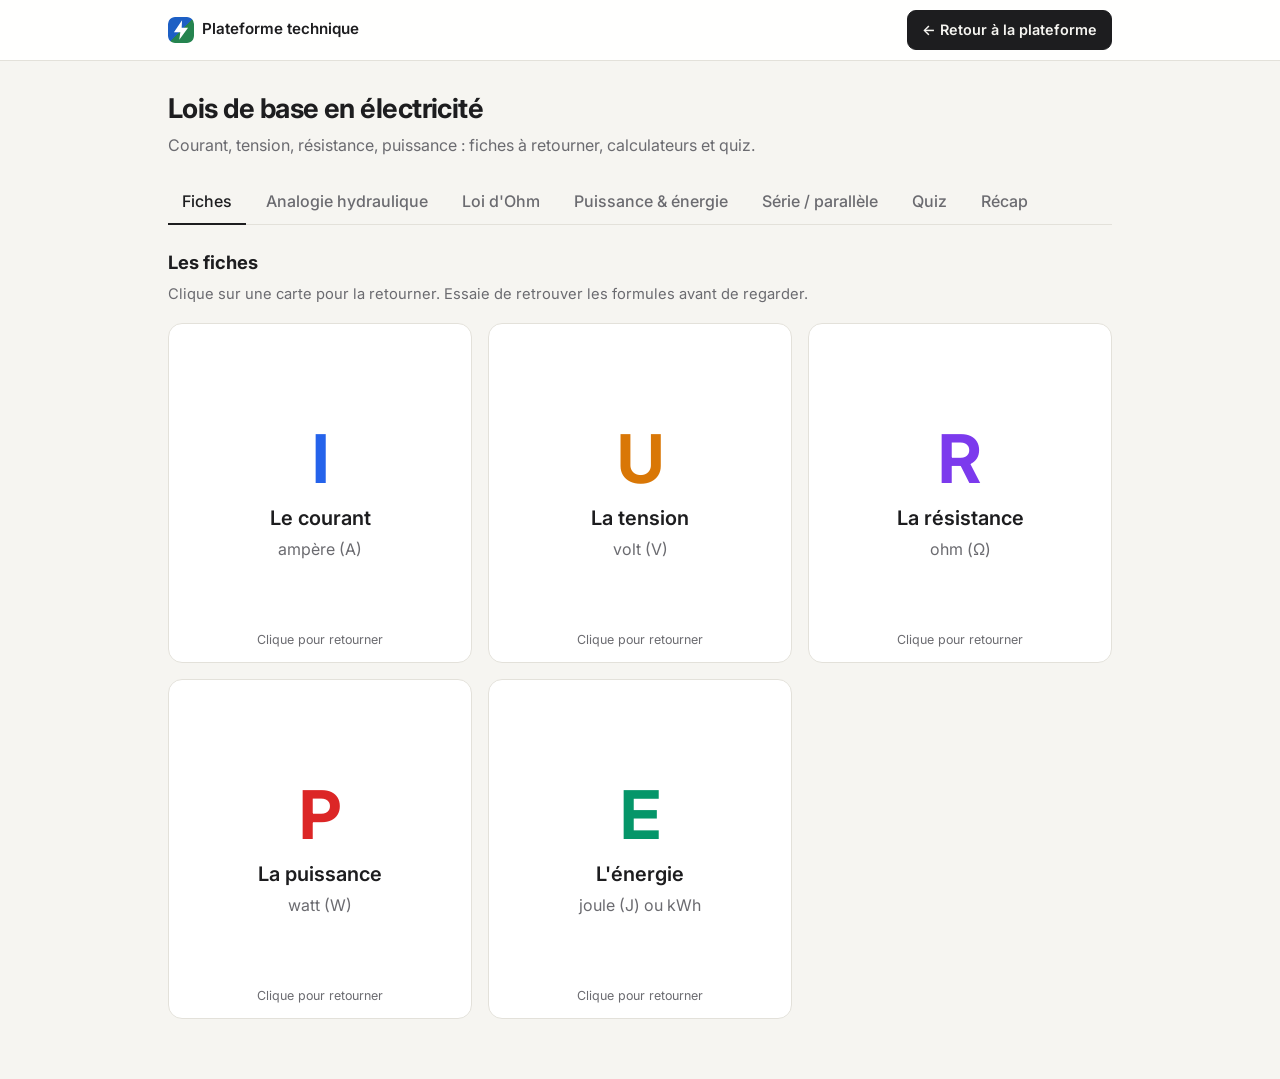
<file: outils/lois-electricite.html>
<!DOCTYPE html>
<html lang="fr">
<head>
<meta charset="utf-8">
<meta name="viewport" content="width=device-width, initial-scale=1">
<title>Lois de base en électricité – Plateforme technique</title>
<link rel="preconnect" href="https://fonts.googleapis.com">
<link href="https://fonts.googleapis.com/css2?family=Inter:wght@400;500;600;700&family=JetBrains+Mono:wght@500&display=swap" rel="stylesheet">
<style>
:root{
  --bg:#f6f5f1; --card:#ffffff; --ink:#1d1d1f; --muted:#6b6b70; --line:#e3e1da;
  --I:#2563eb; --U:#d97706; --R:#7c3aed; --P:#dc2626; --E:#059669;
  --ok:#059669; --bad:#dc2626; --radius:14px;
}
@media (prefers-color-scheme:dark){
  :root{ --bg:#141416; --card:#1e1e22; --ink:#f2f2f3; --muted:#a0a0a8; --line:#2e2e34;
    --I:#60a5fa; --U:#fbbf24; --R:#a78bfa; --P:#f87171; --E:#34d399; --ok:#34d399; --bad:#f87171; }
}
*{box-sizing:border-box}
body{margin:0;font-family:Inter,system-ui,sans-serif;background:var(--bg);color:var(--ink);line-height:1.5}
.wrap{max-width:980px;margin:0 auto;padding:28px 18px 60px}
h1{font-size:1.7rem;margin:0 0 4px;letter-spacing:-.02em}
.sub{color:var(--muted);margin:0 0 22px}
.plat{position:sticky;top:0;z-index:20;background:color-mix(in srgb,var(--card) 92%,transparent);backdrop-filter:blur(8px);-webkit-backdrop-filter:blur(8px);border-bottom:1px solid var(--line)}
.plat .in{max-width:980px;margin:0 auto;padding:10px 18px;display:flex;align-items:center;gap:12px}
.plat .logo{display:flex;align-items:center;gap:8px;font-weight:600;font-size:.95rem;color:var(--ink);text-decoration:none}
.plat .logo img{width:26px;height:26px;border-radius:7px}
.plat .ret{margin-left:auto;font:inherit;font-weight:600;font-size:.9rem;padding:8px 14px;border-radius:9px;border:1px solid var(--ink);background:var(--ink);color:var(--bg);cursor:pointer;text-decoration:none;white-space:nowrap}
.plat .ret:hover{opacity:.88}
@media (max-width:480px){ .plat .logo span{display:none} }
nav{display:flex;gap:6px;flex-wrap:wrap;margin-bottom:24px;border-bottom:1px solid var(--line)}
nav button{background:none;border:0;padding:10px 14px;font:inherit;font-weight:500;color:var(--muted);cursor:pointer;border-bottom:2px solid transparent;margin-bottom:-1px}
nav button.on{color:var(--ink);border-color:var(--ink)}
section{display:none} section.on{display:block}
.mono{font-family:"JetBrains Mono",monospace}
h2{font-size:1.15rem;margin:0 0 6px}
.hint{color:var(--muted);font-size:.92rem;margin:0 0 18px}

/* flip cards */
.grid{display:grid;grid-template-columns:repeat(auto-fill,minmax(280px,1fr));gap:16px}
.flip{perspective:1200px;height:340px;cursor:pointer}
.flip .in{position:relative;width:100%;height:100%;transition:transform .55s cubic-bezier(.2,.7,.2,1);transform-style:preserve-3d}
.flip.on .in{transform:rotateY(180deg)}
.face{position:absolute;inset:0;backface-visibility:hidden;-webkit-backface-visibility:hidden;background:var(--card);border:1px solid var(--line);border-radius:var(--radius);padding:20px;display:flex;flex-direction:column;overflow:auto}
.back{transform:rotateY(180deg)}
.front{align-items:center;justify-content:center;text-align:center}
.sym{font-size:4.2rem;font-weight:700;line-height:1}
.fname{font-size:1.25rem;font-weight:600;margin-top:10px}
.funit{color:var(--muted);margin-top:4px}
.tap{position:absolute;bottom:12px;font-size:.78rem;color:var(--muted)}
.back h3{margin:0 0 8px;font-size:1rem}
.back ul{margin:0;padding-left:18px;font-size:.9rem}
.back li{margin:3px 0}
.fx{font-family:"JetBrains Mono",monospace;font-size:1.05rem;background:color-mix(in srgb,var(--c) 12%,transparent);color:var(--c);border-radius:8px;padding:8px 10px;margin:4px 0 10px;text-align:center}

/* panels */
.panel{background:var(--card);border:1px solid var(--line);border-radius:var(--radius);padding:22px;margin-bottom:18px}
.row{display:flex;gap:14px;flex-wrap:wrap;align-items:flex-end}
label{display:flex;flex-direction:column;font-size:.85rem;color:var(--muted);gap:4px}
input,select{font:inherit;padding:9px 11px;border:1px solid var(--line);border-radius:9px;background:var(--bg);color:var(--ink);width:150px}
input:focus,select:focus{outline:2px solid var(--I);outline-offset:1px}
.btn{font:inherit;font-weight:600;padding:9px 16px;border-radius:9px;border:1px solid var(--ink);background:var(--ink);color:var(--bg);cursor:pointer}
.btn.ghost{background:transparent;color:var(--ink)}
.result{margin-top:16px;padding:14px 16px;border-radius:10px;background:var(--bg);font-size:1rem;min-height:52px}
.result b{font-size:1.25rem}
.result ol b{font-size:inherit}
.steps{color:var(--muted);font-size:.88rem;margin-top:4px;font-family:"JetBrains Mono",monospace}

/* triangle */
.tri-wrap{display:flex;gap:28px;flex-wrap:wrap;align-items:center}
svg.tri{width:240px;height:210px;flex:none}
svg.tri text{font-family:Inter,sans-serif;font-weight:700;cursor:pointer;user-select:none}
svg.tri .zone{cursor:pointer;transition:opacity .2s}
svg.tri .zone:hover{opacity:.85}
.tri-side{flex:1;min-width:240px}

/* resistors */
.res-list{display:flex;gap:8px;flex-wrap:wrap;margin:10px 0}
.res-list .r{display:flex;align-items:center;gap:4px}
.res-list input{width:90px}
.res-list button{border:0;background:none;color:var(--muted);cursor:pointer;font-size:1.1rem}
.seg{display:inline-flex;border:1px solid var(--line);border-radius:9px;overflow:hidden}
.seg button{font:inherit;border:0;background:transparent;color:var(--muted);padding:8px 14px;cursor:pointer}
.seg button.on{background:var(--ink);color:var(--bg)}
svg.circ{width:100%;max-width:560px;height:auto;display:block;margin:10px 0}

/* quiz */
.qcard{font-size:1.08rem}
.qopts{display:grid;grid-template-columns:repeat(auto-fill,minmax(160px,1fr));gap:10px;margin-top:14px}
.qopts button{font:inherit;padding:12px;border-radius:10px;border:1px solid var(--line);background:var(--bg);color:var(--ink);cursor:pointer;text-align:center}
.qopts button:hover:not(:disabled){border-color:var(--ink)}
.qopts button.good{border-color:var(--ok);background:color-mix(in srgb,var(--ok) 15%,transparent)}
.qopts button.wrong{border-color:var(--bad);background:color-mix(in srgb,var(--bad) 15%,transparent)}
.score{display:flex;gap:18px;color:var(--muted);font-size:.9rem;margin-bottom:12px}
.score b{color:var(--ink)}
.fb{margin-top:14px;font-size:.95rem}
table{border-collapse:collapse;width:100%;font-size:.92rem}
th,td{text-align:left;padding:9px 10px;border-bottom:1px solid var(--line)}
th{color:var(--muted);font-weight:500}
@media (max-width:640px){ table{display:block;overflow-x:auto;-webkit-overflow-scrolling:touch} .wrap{padding:20px 16px 48px} .panel{padding:16px} }
.tree{margin:16px 0 4px}
.grp{border:1.5px solid var(--line);border-radius:10px;padding:8px 10px 10px;margin:4px 0;display:flex;gap:8px;align-items:flex-start}
.grp.S{flex-direction:row;flex-wrap:wrap;border-color:color-mix(in srgb,var(--I) 45%,transparent)}
.grp.P{flex-direction:column;border-color:color-mix(in srgb,var(--R) 55%,transparent)}
.grp > .gl{font-size:.72rem;font-weight:600;text-transform:uppercase;letter-spacing:.04em;width:100%}
.grp.S > .gl{color:var(--I)} .grp.P > .gl{color:var(--R)}
.rnode{display:flex;flex-direction:column;gap:4px;background:var(--bg);border:1px solid var(--line);border-radius:9px;padding:6px 8px}
.rnode .top{display:flex;align-items:center;gap:6px;font-size:.85rem;font-weight:600}
.rnode input{width:80px;padding:5px 7px}
.rnode .acts{display:flex;gap:4px}
.rnode .acts button{font:inherit;font-size:.75rem;border:1px solid var(--line);background:var(--card);color:var(--ink);border-radius:6px;padding:2px 6px;cursor:pointer}
.rnode .acts button:hover{border-color:var(--ink)}
.rnode .acts .del{color:var(--bad)}
</style>
</head>
<body>
<header class="plat"><div class="in">
  <a class="logo" href="../"><img src="../icons/icon.svg" alt=""><span>Plateforme technique</span></a>
  <a class="ret" href="../" id="retour">← Retour à la plateforme</a>
</div></header>
<div class="wrap">
  <h1>Lois de base en électricité</h1>
  <p class="sub">Courant, tension, résistance, puissance : fiches à retourner, calculateurs et quiz.</p>

  <nav id="tabs">
    <button data-t="fiches" class="on">Fiches</button>
    <button data-t="analogie">Analogie hydraulique</button>
    <button data-t="ohm">Loi d'Ohm</button>
    <button data-t="puissance">Puissance &amp; énergie</button>
    <button data-t="montages">Série / parallèle</button>
    <button data-t="quiz">Quiz</button>
    <button data-t="recap">Récap</button>
  </nav>

  <!-- FICHES -->
  <section id="fiches" class="on">
    <h2>Les fiches</h2>
    <p class="hint">Clique sur une carte pour la retourner. Essaie de retrouver les formules avant de regarder.</p>
    <div class="grid" id="cards"></div>
  </section>

  <!-- ANALOGIE -->
  <section id="analogie">
    <div class="panel">
      <h2>L'électricité, c'est comme une centrale hydraulique</h2>
      <p class="hint">L'eau qui tombe d'un barrage fait tourner une turbine, comme les électrons qui circulent dans un fil font briller une lampe. Bouge les curseurs et regarde l'eau couler.</p>
      <svg id="hydro" viewBox="0 0 640 390" style="width:100%;height:auto;display:block"></svg>
      <div class="row" style="margin-top:8px">
        <label style="flex:1;min-width:220px"><span>Hauteur de chute = <b style="color:var(--U)">tension U</b> : <span id="hUv"></span></span>
          <input type="range" id="hU" min="1" max="12" step="1" value="6" style="width:100%;padding:0"></label>
        <label style="flex:1;min-width:220px"><span>Étroitesse du tuyau = <b style="color:var(--R)">résistance R</b> : <span id="hRv"></span></span>
          <input type="range" id="hR" min="1" max="10" step="1" value="3" style="width:100%;padding:0"></label>
      </div>
      <div class="result" id="hRes"></div>
    </div>
    <div class="panel">
      <h2>Ce qui correspond à quoi</h2>
      <table>
        <thead><tr><th>Centrale hydraulique</th><th>Circuit électrique</th><th>Pourquoi</th></tr></thead>
        <tbody>
          <tr><td>Différence de hauteur entre le lac et la rivière</td><td style="color:var(--U);font-weight:600">Tension U (V)</td><td>Plus l'eau tombe de haut, plus elle pousse fort.</td></tr>
          <tr><td>Débit d'eau (litres par seconde)</td><td style="color:var(--I);font-weight:600">Courant I (A)</td><td>Quantité qui passe chaque seconde.</td></tr>
          <tr><td>Tuyau étroit, turbine qui freine</td><td style="color:var(--R);font-weight:600">Résistance R (Ω)</td><td>Plus le passage est étroit, moins l'eau passe.</td></tr>
          <tr><td>Force de la turbine (hauteur × débit)</td><td style="color:var(--P);font-weight:600">Puissance P (W)</td><td>Beaucoup d'eau qui tombe de haut = beaucoup de puissance.</td></tr>
          <tr><td>Électricité produite pendant une journée</td><td style="color:var(--E);font-weight:600">Énergie E (kWh)</td><td>Puissance × durée.</td></tr>
          <tr><td>Pompe qui remonte l'eau dans le lac</td><td style="color:var(--U);font-weight:600">Générateur (pile)</td><td>Il redonne de la « hauteur » aux charges pour que ça tourne en boucle.</td></tr>
          <tr><td>Vanne fermée</td><td>Interrupteur ouvert</td><td>Plus rien ne passe : I = 0.</td></tr>
        </tbody>
      </table>
    </div>
    <div class="panel">
      <h2>Trois expériences à faire avec les curseurs</h2>
      <ol>
        <li><b>Monte la hauteur</b> (tension) sans toucher au tuyau : l'eau coule plus vite. Si U double, I double → c'est la loi d'Ohm, I = U / R.</li>
        <li><b>Rétrécis le tuyau</b> (résistance) : le débit baisse et la turbine ralentit. Si R double, I est divisé par 2.</li>
        <li><b>Regarde la turbine</b> : elle dépend à la fois de la hauteur et du débit. P = U × I, comme la puissance d'une centrale = hauteur de chute × débit.</li>
      </ol>
    </div>
  </section>

  <!-- OHM -->
  <section id="ohm">
    <div class="panel">
      <h2>Le triangle de la loi d'Ohm</h2>
      <p class="hint">Clique sur la lettre que tu cherches : le triangle te donne la formule, puis entre les deux autres valeurs.</p>
      <div class="tri-wrap">
        <svg class="tri" viewBox="0 0 240 210" id="tri"></svg>
        <div class="tri-side">
          <div id="triFormula" class="fx mono" style="--c:var(--U);font-size:1.4rem">U = R × I</div>
          <div class="row" id="ohmInputs"></div>
          <div class="result" id="ohmRes">Entre les valeurs pour calculer.</div>
        </div>
      </div>
    </div>
  </section>

  <!-- PUISSANCE -->
  <section id="puissance">
    <div class="panel">
      <h2>Calculateur de puissance</h2>
      <p class="hint">Entre deux grandeurs parmi U, I et R : la puissance et les autres valeurs sont calculées.</p>
      <div class="row">
        <label>Tension U (V)<input type="number" id="pU" step="any" placeholder="ex. 230"></label>
        <label>Courant I (A)<input type="number" id="pI" step="any" placeholder="ex. 8,7"></label>
        <label>Résistance R (Ω)<input type="number" id="pR" step="any" placeholder="ex. 26,45"></label>
        <button class="btn ghost" id="pClear">Effacer</button>
      </div>
      <div class="result" id="pRes">Remplis exactement deux champs.</div>
    </div>
    <div class="panel">
      <h2>Énergie consommée et coût</h2>
      <p class="hint">E = P × t. Avec P en kW et t en heures, on obtient des kWh.</p>
      <div class="row">
        <label>Puissance (W)<input type="number" id="eP" value="2000" step="any"></label>
        <label>Durée<input type="number" id="eT" value="6" step="any"></label>
        <label>Unité<select id="eTu"><option value="60">minutes</option><option value="3600">heures</option><option value="1">secondes</option></select></label>
        <label>Prix du kWh (€)<input type="number" id="ePrice" value="0.35" step="0.01"></label>
      </div>
      <div class="result" id="eRes"></div>
    </div>
  </section>

  <!-- MONTAGES -->
  <section id="montages">
    <div class="panel">
      <h2>Construis ton circuit : série, parallèle, mixte</h2>
      <p class="hint">Pars d'un modèle, puis sur n'importe quelle résistance clique <b>+ série</b> pour en ajouter une à la suite, ou <b>+ parallèle</b> pour en mettre une à côté. Le schéma et tous les calculs se mettent à jour.</p>
      <div class="row" style="align-items:center">
        <div><div class="hint" style="margin:0 0 4px">Modèles</div>
        <div class="seg" id="mode"><button data-m="s" class="on">Série</button><button data-m="p">Parallèle</button><button data-m="m">Mixte</button><button data-m="c">Complexe</button></div></div>
        <label>Tension du générateur (V)<input type="number" id="mU" value="12" step="any"></label>
      </div>
      <div id="tree" class="tree"></div>
      <svg class="circ" id="circ" viewBox="0 0 560 200"></svg>
      <div id="mRes"></div>
    </div>
  </section>

  <!-- QUIZ -->
  <section id="quiz">
    <div class="panel">
      <h2>Quiz — exercices à volonté</h2>
      <p class="hint">Les questions sont générées au hasard : entraîne-toi autant que tu veux.</p>
      <div class="score"><span>Bonnes réponses : <b id="qOk">0</b></span><span>Questions : <b id="qN">0</b></span><span>Série : <b id="qStreak">0</b></span></div>
      <div class="qcard" id="qText"></div>
      <div class="qopts" id="qOpts"></div>
      <div class="fb" id="qFb"></div>
      <div style="margin-top:16px"><button class="btn" id="qNext">Question suivante</button></div>
    </div>
  </section>

  <!-- RECAP -->
  <section id="recap">
    <div class="panel">
      <h2>Toutes les formules</h2>
      <table>
        <thead><tr><th>Grandeur</th><th>Symbole</th><th>Unité</th><th>Formules</th><th>Mesure</th></tr></thead>
        <tbody>
          <tr><td>Courant</td><td style="color:var(--I);font-weight:700">I</td><td>ampère (A)</td><td class="mono">I = Q/t · I = U/R · I = P/U</td><td>ampèremètre en série</td></tr>
          <tr><td>Tension</td><td style="color:var(--U);font-weight:700">U</td><td>volt (V)</td><td class="mono">U = R×I · U = P/I</td><td>voltmètre en dérivation</td></tr>
          <tr><td>Résistance</td><td style="color:var(--R);font-weight:700">R</td><td>ohm (Ω)</td><td class="mono">R = U/I · R = U²/P</td><td>ohmmètre hors circuit</td></tr>
          <tr><td>Puissance</td><td style="color:var(--P);font-weight:700">P</td><td>watt (W)</td><td class="mono">P = U×I · P = R×I² · P = U²/R</td><td>wattmètre</td></tr>
          <tr><td>Énergie</td><td style="color:var(--E);font-weight:700">E</td><td>joule (J) ou kWh</td><td class="mono">E = P×t</td><td>compteur électrique</td></tr>
        </tbody>
      </table>
    </div>
    <div class="panel">
      <h2>Série ou parallèle ?</h2>
      <table>
        <thead><tr><th>Montage</th><th>Courant</th><th>Tension</th><th>Résistance équivalente</th></tr></thead>
        <tbody>
          <tr><td>Série</td><td>identique partout</td><td class="mono">U = U₁ + U₂ + …</td><td class="mono">Réq = R₁ + R₂ + …</td></tr>
          <tr><td>Parallèle</td><td class="mono">I = I₁ + I₂ + …</td><td>identique partout</td><td class="mono">1/Réq = 1/R₁ + 1/R₂ + …</td></tr>
          <tr><td>Mixte (R₁ + R₂∥R₃)</td><td>I total dans R₁, puis I = I₂ + I₃</td><td class="mono">U = U₁ + Up</td><td class="mono">Rp = R₂R₃/(R₂+R₃) · Réq = R₁ + Rp</td></tr>
        </tbody>
      </table>
    </div>
    <div class="panel">
      <h2>Pièges fréquents</h2>
      <ul>
        <li>Convertir en unités de base avant de calculer : 250 mA = 0,25 A ; 2,2 kΩ = 2 200 Ω.</li>
        <li>Ampèremètre en série, voltmètre en parallèle.</li>
        <li>Pour E en kWh : P en kW et t en heures. 1 kWh = 3 600 000 J.</li>
      </ul>
    </div>
  </section>
</div>

<script>
const $ = s => document.querySelector(s);
const fmt = (x, d=3) => {
  if (!isFinite(x)) return "—";
  const a = Math.abs(x);
  let v = a !== 0 && (a < 0.001 || a >= 1e7) ? x.toExponential(2) : (+x.toPrecision(4)).toString();
  return v.replace(".", ",");
};
const color = v => getComputedStyle(document.documentElement).getPropertyValue(v).trim();
const num = el => { const v = parseFloat(String(el.value).replace(",", ".")); return isFinite(v) ? v : null; };

/* Tabs */
/* ouvert depuis la plateforme dans un nouvel onglet : on referme cet onglet pour retrouver la capsule où on était */
document.querySelectorAll('a[href="../"]').forEach(a => a.onclick = e => { if (window.parent !== window){ e.preventDefault(); try { window.parent.closePanel(); } catch(x){ location.href = "../"; } return; } if (window.opener && !window.opener.closed){ e.preventDefault(); try { window.opener.focus(); } catch(x){} window.close(); setTimeout(() => { location.href = "../"; }, 300); } });
function showTab(t){
  if (!document.getElementById(t)) return;
  document.querySelectorAll("#tabs button").forEach(x => x.classList.toggle("on", x.dataset.t === t));
  document.querySelectorAll("section").forEach(s => s.classList.toggle("on", s.id === t));
}
document.querySelectorAll("#tabs button").forEach(b => b.onclick = () => { showTab(b.dataset.t); history.replaceState(null, "", "#" + b.dataset.t); });
showTab(location.hash.slice(1) || "fiches");
window.addEventListener("hashchange", () => showTab(location.hash.slice(1)));

/* Flip cards */
const cards = [
  {s:"I", c:"--I", n:"Le courant", u:"ampère (A)", def:"Déplacement de charges électriques. Quantité de charges qui passe chaque seconde.",
   f:["I = Q / t"], pts:["Mesure : ampèremètre <b>en série</b>","Série : I identique partout","Parallèle : I = I₁ + I₂ + … (loi des nœuds)","1 mA = 0,001 A"]},
  {s:"U", c:"--U", n:"La tension", u:"volt (V)", def:"Différence de potentiel entre deux points. Elle « pousse » le courant.",
   f:["U = W / Q"], pts:["Mesure : voltmètre <b>en dérivation</b>","Série : U = U₁ + U₂ + … (loi des mailles)","Parallèle : U identique partout","Pile 1,5 V · prise 230 V"]},
  {s:"R", c:"--R", n:"La résistance", u:"ohm (Ω)", def:"Opposition d'un dipôle au passage du courant.",
   f:["U = R × I","R = ρ × L / S"], pts:["Mesure : ohmmètre <b>hors circuit</b>","Série : Réq = R₁ + R₂ + …","Parallèle : 1/Réq = 1/R₁ + 1/R₂ + …","1 kΩ = 1 000 Ω"]},
  {s:"P", c:"--P", n:"La puissance", u:"watt (W)", def:"Énergie consommée ou fournie chaque seconde.",
   f:["P = U × I","P = R × I²  ·  P = U² / R"], pts:["Mesure : wattmètre","LED ≈ 5 W · bouilloire ≈ 2 000 W","1 kW = 1 000 W"]},
  {s:"E", c:"--E", n:"L'énergie", u:"joule (J) ou kWh", def:"Quantité totale d'électricité consommée pendant une durée.",
   f:["E = P × t"], pts:["W et s → joules","kW et h → kWh (facture)","1 kWh = 3 600 000 J"]},
];
$("#cards").innerHTML = cards.map(k => `
  <div class="flip" style="--c:var(${k.c})">
    <div class="in">
      <div class="face front">
        <div class="sym" style="color:var(${k.c})">${k.s}</div>
        <div class="fname">${k.n}</div>
        <div class="funit">${k.u}</div>
        <div class="tap">Clique pour retourner</div>
      </div>
      <div class="face back">
        <h3 style="color:var(${k.c})">${k.s} — ${k.n}</h3>
        <p style="margin:0 0 8px;font-size:.9rem">${k.def}</p>
        ${k.f.map(x => `<div class="fx">${x}</div>`).join("")}
        <ul>${k.pts.map(p => `<li>${p}</li>`).join("")}</ul>
      </div>
    </div>
  </div>`).join("");
document.querySelectorAll(".flip").forEach(f => f.onclick = () => f.classList.toggle("on"));

/* Hydraulic analogy */
const P0=[222,160],P1=[310,170],P2=[380,300],P3=[456,312];
const bez = t => { const m=1-t; return [0,1].map(k => m*m*m*P0[k]+3*m*m*t*P1[k]+3*m*t*t*P2[k]+t*t*t*P3[k]); };
let hyd = {U:6,R:3,I:2,P:12,phase:0,ang:0,last:0};
function renderHydro(){
  const U = +$("#hU").value, R = +$("#hR").value, I = U/R, P = U*I;
  Object.assign(hyd,{U,R,I,P});
  $("#hUv").textContent = U+" V"; $("#hRv").textContent = R+" Ω";
  const surf = 170 - (U/12)*120, w = 4 + (11-R)*2.4, water = "#4ea3e6";
  const glow = Math.min(1, P/60);
  const d = `M ${P0} C ${P1} ${P2} ${P3}`;
  let g = `<g font-family="Inter,sans-serif" font-size="13">`;
  // pump return loop
  g += `<path d="M 622 352 L 622 22 L 44 22 L 44 ${surf-4}" fill="none" stroke="${color('--U')}" stroke-width="2" stroke-dasharray="6 6" opacity=".7"/>
        <circle cx="622" cy="110" r="16" fill="var(--card)" stroke="${color('--U')}" stroke-width="2"/><path d="M 615 116 L 622 102 L 629 116 Z" fill="${color('--U')}"/>
        <text x="604" y="146" text-anchor="end" fill="${color('--U')}" font-weight="600">Pompe = générateur</text>`;
  // reference level + head arrow
  g += `<line x1="16" y1="336" x2="440" y2="336" stroke="currentColor" stroke-opacity=".3" stroke-dasharray="3 4"/>
        <line x1="16" y1="${surf}" x2="200" y2="${surf}" stroke="currentColor" stroke-opacity=".3" stroke-dasharray="3 4"/>
        <line x1="16" y1="${surf+6}" x2="16" y2="330" stroke="${color('--U')}" stroke-width="2.5"/>
        <path d="M 10 ${surf+10} L 16 ${surf} L 22 ${surf+10} M 10 326 L 16 336 L 22 326" fill="none" stroke="${color('--U')}" stroke-width="2.5"/>
        <text x="26" y="${(surf+336)/2+30}" fill="${color('--U')}" font-weight="700" font-size="15">Hauteur = U</text>`;
  // reservoir + dam
  g += `<rect x="20" y="${surf}" width="180" height="${172-surf}" fill="${water}" opacity=".55"/>
        <path d="M 20 40 L 20 172 L 200 172" fill="none" stroke="currentColor" stroke-opacity=".5" stroke-width="2"/>
        <polygon points="200,40 224,40 236,180 200,180" fill="currentColor" opacity=".25"/>
        <text x="125" y="${Math.max(surf-8, 36)}" text-anchor="middle" font-weight="600">Lac du barrage</text>`;
  // penstock
  g += `<path d="${d}" fill="none" stroke="currentColor" stroke-opacity=".45" stroke-width="${w+6}" stroke-linecap="round"/>
        <path d="${d}" fill="none" stroke="${water}" stroke-width="${w}" stroke-linecap="round"/>
        <g id="drops"></g>
        <text x="${bez(.45)[0]+26}" y="${bez(.45)[1]-8}" fill="${color('--R')}" font-weight="700">Tuyau = fil</text>
        <text x="${bez(.45)[0]+26}" y="${bez(.45)[1]+9}" fill="${color('--R')}">plus étroit = plus de résistance</text>
        <text x="${bez(.75)[0]-6}" y="${bez(.75)[1]+40}" text-anchor="end" fill="${color('--I')}" font-weight="700">Débit = courant I</text>`;
  // lower river
  g += `<rect x="440" y="336" width="196" height="40" fill="${water}" opacity=".55"/>
        <text x="540" y="388" text-anchor="middle" fill="currentColor" opacity=".7">Rivière en bas</text>`;
  // turbine
  g += `<circle cx="482" cy="314" r="28" fill="var(--card)" stroke="${color('--P')}" stroke-width="2.5"/>
        <g id="turb" transform="rotate(${hyd.ang} 482 314)">${[0,60,120,180,240,300].map(a => `<path d="M 482 314 L 482 292 Q 492 300 486 314 Z" fill="${color('--P')}" transform="rotate(${a} 482 314)"/>`).join("")}</g>
        <circle cx="482" cy="314" r="4" fill="currentColor"/>
        <text x="482" y="268" text-anchor="middle" fill="${color('--P')}" font-weight="700">Turbine</text>`;
  // wire + bulb
  g += `<path d="M 510 306 L 548 306 L 548 268" fill="none" stroke="currentColor" stroke-opacity=".5" stroke-width="2"/>
        <circle cx="548" cy="240" r="${22+glow*22}" fill="#fde047" opacity="${glow*.45}"/>
        <circle cx="548" cy="246" r="16" fill="${glow>0.02?'#fde047':'var(--card)'}" fill-opacity="${.25+glow*.75}" stroke="currentColor" stroke-opacity=".6" stroke-width="2"/>
        <rect x="541" y="260" width="14" height="8" fill="currentColor" opacity=".5"/>
        <text x="548" y="${240-24-glow*22}" text-anchor="middle" fill="currentColor" font-weight="600">Lampe</text>`;
  $("#hydro").innerHTML = g + "</g>";
  hyd.dropsEl = $("#drops"); hyd.turbEl = $("#turb");
  hyd.dropsEl.innerHTML = Array.from({length:14},() => `<circle r="${Math.max(2, w/5)}" fill="#fff" opacity=".85"/>`).join("");
  const comment = I >= 4 ? "Gros débit : la lampe brille fort." : I >= 1.5 ? "Débit moyen." : "Petit débit : la lampe brille à peine.";
  $("#hRes").innerHTML = `<b style="color:var(--I)">I = U / R = ${U} ÷ ${R} = ${fmt(I)} A</b> · <b style="color:var(--P)">P = U × I = ${U} × ${fmt(I)} = ${fmt(P)} W</b>
    <div class="steps">${comment} Plus la chute est haute et le tuyau large, plus l'eau (le courant) passe, et plus la turbine (la puissance) tourne vite.</div>`;
}
function animHydro(ts){
  const dt = hyd.last ? Math.min(.05,(ts-hyd.last)/1000) : 0; hyd.last = ts;
  if ($("#analogie").classList.contains("on") && hyd.dropsEl){
    hyd.phase = (hyd.phase + dt*hyd.I*0.12) % 1;
    hyd.dropsEl.querySelectorAll("circle").forEach((c,i) => { const p = bez((hyd.phase + i/14) % 1); c.setAttribute("cx",p[0]); c.setAttribute("cy",p[1]); });
    hyd.ang = (hyd.ang + dt*hyd.P*6) % 360;
    hyd.turbEl.setAttribute("transform", `rotate(${hyd.ang} 482 314)`);
  }
  requestAnimationFrame(animHydro);
}
["hU","hR"].forEach(id => $("#"+id).oninput = renderHydro);
renderHydro(); requestAnimationFrame(animHydro);

/* Ohm triangle */
let target = "U";
function drawTri(){
  const op = k => target === k ? 1 : .35;
  $("#tri").innerHTML = `
    <polygon points="120,8 232,200 8,200" fill="none" stroke="currentColor" stroke-opacity=".25" stroke-width="2"/>
    <line x1="64" y1="104" x2="176" y2="104" stroke="currentColor" stroke-opacity=".25" stroke-width="2"/>
    <line x1="120" y1="104" x2="120" y2="200" stroke="currentColor" stroke-opacity=".25" stroke-width="2"/>
    <g class="zone" data-k="U" opacity="${op('U')}"><polygon points="120,14 170,100 70,100" fill="transparent"/><text x="120" y="82" text-anchor="middle" font-size="40" fill="${color('--U')}">U</text></g>
    <g class="zone" data-k="R" opacity="${op('R')}"><polygon points="62,108 118,108 118,196 14,196" fill="transparent"/><text x="84" y="168" text-anchor="middle" font-size="40" fill="${color('--R')}">R</text></g>
    <g class="zone" data-k="I" opacity="${op('I')}"><polygon points="122,108 178,108 226,196 122,196" fill="transparent"/><text x="156" y="168" text-anchor="middle" font-size="40" fill="${color('--I')}">I</text></g>
    <text x="120" y="150" text-anchor="middle" font-size="22" fill="currentColor" opacity=".5">×</text>`;
  document.querySelectorAll("#tri .zone").forEach(z => z.onclick = () => { target = z.dataset.k; setupOhm(); });
}
const ohmDef = {
  U:{f:"U = R × I", c:"--U", ins:[["R","Résistance R (Ω)"],["I","Courant I (A)"]], calc:v=>v.R*v.I, unit:"V", step:v=>`${fmt(v.R)} × ${fmt(v.I)}`},
  R:{f:"R = U / I", c:"--R", ins:[["U","Tension U (V)"],["I","Courant I (A)"]], calc:v=>v.U/v.I, unit:"Ω", step:v=>`${fmt(v.U)} ÷ ${fmt(v.I)}`},
  I:{f:"I = U / R", c:"--I", ins:[["U","Tension U (V)"],["R","Résistance R (Ω)"]], calc:v=>v.U/v.R, unit:"A", step:v=>`${fmt(v.U)} ÷ ${fmt(v.R)}`},
};
function setupOhm(){
  drawTri();
  const d = ohmDef[target];
  const fx = $("#triFormula"); fx.textContent = d.f; fx.style.setProperty("--c", `var(${d.c})`);
  $("#ohmInputs").innerHTML = d.ins.map(([k,l]) => `<label>${l}<input type="number" step="any" data-k="${k}"></label>`).join("");
  $("#ohmInputs").querySelectorAll("input").forEach(i => i.oninput = calcOhm);
  calcOhm();
}
function calcOhm(){
  const d = ohmDef[target], v = {};
  let ok = true;
  $("#ohmInputs").querySelectorAll("input").forEach(i => { const x = num(i); if (x === null) ok = false; v[i.dataset.k] = x; });
  if (!ok){ $("#ohmRes").innerHTML = "Entre les deux valeurs pour calculer."; return; }
  const r = d.calc(v);
  if (!isFinite(r)){ $("#ohmRes").innerHTML = "Division par zéro : la valeur du dénominateur ne peut pas être 0."; return; }
  $("#ohmRes").innerHTML = `<b style="color:var(${d.c})">${target} = ${fmt(r)} ${d.unit}</b><div class="steps">${target} = ${d.step(v)} = ${fmt(r)} ${d.unit}</div>`;
}
setupOhm();

/* Power */
["pU","pI","pR"].forEach(id => $("#"+id).oninput = calcP);
$("#pClear").onclick = () => { ["pU","pI","pR"].forEach(id => $("#"+id).value = ""); calcP(); };
function calcP(){
  let U = num($("#pU")), I = num($("#pI")), R = num($("#pR"));
  const n = [U,I,R].filter(x => x !== null).length;
  if (n !== 2){ $("#pRes").innerHTML = n < 2 ? "Remplis exactement deux champs." : "Trop de valeurs : laisse un champ vide."; return; }
  let P, how;
  if (R === null){ R = U/I; P = U*I; how = `P = U × I = ${fmt(U)} × ${fmt(I)}`; }
  else if (I === null){ I = U/R; P = U*U/R; how = `P = U² / R = ${fmt(U)}² ÷ ${fmt(R)}`; }
  else { U = R*I; P = R*I*I; how = `P = R × I² = ${fmt(R)} × ${fmt(I)}²`; }
  $("#pRes").innerHTML = `<b style="color:var(--P)">P = ${fmt(P)} W</b>${P>=1000?` <span style="color:var(--muted)">(${fmt(P/1000)} kW)</span>`:""}
    <div class="steps">${how} = ${fmt(P)} W</div>
    <div class="steps">U = ${fmt(U)} V · I = ${fmt(I)} A · R = ${fmt(R)} Ω</div>`;
}
["eP","eT","eTu","ePrice"].forEach(id => $("#"+id).oninput = calcE);
function calcE(){
  const P = num($("#eP")), t = num($("#eT")), mult = +$("#eTu").value, price = num($("#ePrice"));
  if (P === null || t === null){ $("#eRes").innerHTML = "Entre une puissance et une durée."; return; }
  const sec = t*mult, h = sec/3600, J = P*sec, kWh = (P/1000)*h;
  $("#eRes").innerHTML = `<b style="color:var(--E)">E = ${fmt(kWh)} kWh</b> <span style="color:var(--muted)">= ${fmt(J)} J</span>
    <div class="steps">E = ${fmt(P/1000)} kW × ${fmt(h)} h = ${fmt(kWh)} kWh</div>
    ${price!==null?`<div class="steps">Coût ≈ ${fmt(kWh*price)} €</div>`:""}`;
}
calcE();

/* Circuit builder (series / parallel / any mix) */
let uid = 0;
const R_ = v => ({t:"R", v, id:++uid});
const S_ = (...c) => ({t:"S", c, id:++uid});
const P_ = (...c) => ({t:"P", c, id:++uid});
const presets = {
  s: () => S_(R_(100), R_(220), R_(330)),
  p: () => S_(P_(R_(100), R_(220), R_(330))),
  m: () => S_(R_(10), P_(R_(20), R_(20))),
  c: () => S_(R_(10), P_(R_(30), S_(R_(10), R_(20))), R_(5)),
};
let root = presets.s();
document.querySelectorAll("#mode button").forEach(b => b.onclick = () => {
  document.querySelectorAll("#mode button").forEach(x => x.classList.toggle("on", x === b));
  root = presets[b.dataset.m](); renderTree();
});
$("#mU").oninput = calcM;

function normalize(n){
  if (n.t === "R") return n;
  let c = [];
  n.c.map(normalize).filter(Boolean).forEach(k => { if (k.t === n.t) c.push(...k.c); else c.push(k); });
  if (!c.length) return null;
  if (c.length === 1) return c[0];
  n.c = c; return n;
}
function fixRoot(){ let r = normalize(root); if (!r) r = R_(100); if (r.t !== "S") r = S_(r); root = r; }
function findParent(n, id){ if (n.t === "R") return null; for (const k of n.c){ if (k.id === id) return n; const p = findParent(k, id); if (p) return p; } return null; }
function findNode(n, id){ if (n.id === id) return n; if (n.t === "R") return null; for (const k of n.c){ const f = findNode(k, id); if (f) return f; } return null; }
function addNext(id, type){
  const par = findParent(root, id), i = par.c.findIndex(k => k.id === id), me = par.c[i];
  const nr = R_(me.v ?? 100);
  if (par.t === type) par.c.splice(i+1, 0, nr);
  else par.c[i] = type === "S" ? S_(me, nr) : P_(me, nr);
  renderTree();
}
function delNode(id){ const par = findParent(root, id); par.c = par.c.filter(k => k.id !== id); renderTree(); }

let names = new Map();
function nameAll(){ names = new Map(); let k = 0; (function w(n){ if (n.t === "R") names.set(n.id, "R"+(++k)); else n.c.forEach(w); })(root); }
const label = (n, top) => n.t === "R" ? names.get(n.id) : (top ? "" : "(") + n.c.map(k => label(k)).join(n.t === "S" ? " + " : " ∥ ") + (top ? "" : ")");
const sub = s => s.replace(/R(\d+)/g, (_, d) => "R" + d.split("").map(x => "₀₁₂₃₄₅₆₇₈₉"[x]).join(""));

function treeHTML(n, isRoot){
  if (n.t === "R") return `<div class="rnode"><div class="top">${names.get(n.id)}<input type="number" step="any" value="${n.v ?? ""}" data-id="${n.id}"> Ω</div>
    <div class="acts"><button data-act="S" data-id="${n.id}">+ série</button><button data-act="P" data-id="${n.id}">+ parallèle</button>${isRoot ? "" : `<button class="del" data-act="X" data-id="${n.id}" title="Supprimer">×</button>`}</div></div>`;
  const total = countR(root);
  return `<div class="grp ${n.t}"><div class="gl">${isRoot ? "Circuit principal — en série" : n.t === "S" ? "Branche en série" : "Groupe en parallèle"}</div>${n.c.map(k => treeHTML(k, false).replace('class="del"', total > 1 ? 'class="del"' : 'class="del" hidden')).join("")}</div>`;
}
const countR = n => n.t === "R" ? 1 : n.c.reduce((a,k) => a + countR(k), 0);
function renderTree(){
  fixRoot(); nameAll();
  $("#tree").innerHTML = treeHTML(root, true);
  $("#tree").querySelectorAll("input").forEach(inp => inp.oninput = () => { findNode(root, +inp.dataset.id).v = num(inp); calcM(); });
  $("#tree").querySelectorAll("button[data-act]").forEach(b => b.onclick = () => {
    const id = +b.dataset.id; if (b.dataset.act === "X") delNode(id); else if (countR(root) < 12) addNext(id, b.dataset.act);
  });
  calcM();
}

/* layout + drawing */
const RW = 76, RH = 50, GAP = 0, PAD = 18;
function size(n){
  if (n.t === "R") return n.sz = {w:RW, h:RH};
  const s = n.c.map(size);
  return n.sz = n.t === "S"
    ? {w: s.reduce((a,k) => a + k.w, 0) + GAP*(s.length-1), h: Math.max(...s.map(k => k.h))}
    : {w: Math.max(...s.map(k => k.w)) + 2*PAD, h: s.reduce((a,k) => a + k.h, 0)};
}
function draw(n, x, y, out){
  const W = 'stroke="currentColor" stroke-opacity=".55" stroke-width="2" fill="none"';
  const mid = y + n.sz.h/2;
  if (n.t === "R"){
    out.push(`<line x1="${x}" y1="${mid}" x2="${x+13}" y2="${mid}" ${W}/><line x1="${x+RW-13}" y1="${mid}" x2="${x+RW}" y2="${mid}" ${W}/>
      <rect x="${x+13}" y="${mid-9}" width="${RW-26}" height="18" rx="3" fill="var(--card)" stroke="${color('--R')}" stroke-width="2"/>
      <text x="${x+RW/2}" y="${mid-15}" text-anchor="middle" font-size="12" fill="currentColor">${names.get(n.id)}</text>`);
    return;
  }
  if (n.t === "S"){
    let cx = x;
    n.c.forEach(k => { const ky = y + (n.sz.h - k.sz.h)/2; draw(k, cx, ky, out); cx += k.sz.w + GAP; });
    return;
  }
  let cy = y; const mids = [];
  n.c.forEach(k => {
    const kx = x + PAD, km = cy + k.sz.h/2; mids.push(km);
    draw(k, kx, cy, out);
    out.push(`<line x1="${x+PAD/2}" y1="${km}" x2="${kx}" y2="${km}" ${W}/><line x1="${kx+k.sz.w}" y1="${km}" x2="${x+n.sz.w-PAD/2}" y2="${km}" ${W}/>`);
    cy += k.sz.h;
  });
  const t = mids[0], b = mids[mids.length-1];
  out.push(`<line x1="${x+PAD/2}" y1="${t}" x2="${x+PAD/2}" y2="${b}" ${W}/><line x1="${x+n.sz.w-PAD/2}" y1="${t}" x2="${x+n.sz.w-PAD/2}" y2="${b}" ${W}/>
    <line x1="${x}" y1="${mid}" x2="${x+PAD/2}" y2="${mid}" ${W}/><line x1="${x+n.sz.w-PAD/2}" y1="${mid}" x2="${x+n.sz.w}" y2="${mid}" ${W}/>
    <circle cx="${x+PAD/2}" cy="${mid}" r="3" fill="currentColor"/><circle cx="${x+n.sz.w-PAD/2}" cy="${mid}" r="3" fill="currentColor"/>`);
}
function drawCirc(){
  const W = 'stroke="currentColor" stroke-opacity=".55" stroke-width="2" fill="none"';
  size(root);
  const x0 = 90, y0 = 24, w = root.sz.w, h = root.sz.h, my = y0 + h/2, bot = y0 + h + 26, xr = x0 + w + 24;
  const out = [];
  draw(root, x0, y0, out);
  const bt = (my + bot)/2;
  out.push(`<path d="M ${x0} ${my} L 40 ${my} L 40 ${bt-12} M 40 ${bt+12} L 40 ${bot} L ${xr} ${bot} L ${xr} ${my} L ${x0+w} ${my}" ${W}/>
    <line x1="26" y1="${bt-12}" x2="54" y2="${bt-12}" stroke="${color('--U')}" stroke-width="3"/><line x1="32" y1="${bt+12}" x2="48" y2="${bt+12}" stroke="${color('--U')}" stroke-width="3"/>
    <text x="58" y="${bt+5}" font-size="13" fill="${color('--U')}" font-weight="600">${fmt(num($("#mU"))??0)} V</text>`);
  const VW = Math.max(xr + 20, 300), VH = bot + 14;
  const svg = $("#circ");
  svg.setAttribute("viewBox", `0 0 ${VW} ${VH}`);
  svg.style.maxWidth = Math.min(980, VW*1.15) + "px";
  svg.innerHTML = `<g font-family="Inter,sans-serif">${out.join("")}</g>`;
}

/* computation */
const req = n => n.t === "R" ? n.v : n.t === "S" ? n.c.reduce((a,k) => a + req(k), 0) : 1/n.c.reduce((a,k) => a + 1/req(k), 0);
function solve(n, I){ n.I = I; n.U = I*req(n); if (n.t === "R") return; n.c.forEach(k => solve(k, n.t === "S" ? I : n.U/req(k))); }
function steps(n, list, isRoot){
  if (n.t === "R") return;
  n.c.forEach(k => steps(k, list, false));
  const parts = n.c.map(k => k.t === "R" ? names.get(k.id) : "R" + sub(label(k)));
  const vals = n.c.map(k => fmt(req(k)));
  const nm = isRoot ? "Réq" : sub(label(n, true));
  list.push(n.t === "S"
    ? `<li><b>Série ${isRoot ? "(circuit entier)" : sub(label(n, true))}</b> : on additionne → ${vals.join(" + ")} = <b>${fmt(req(n))} Ω</b></li>`
    : `<li><b>Parallèle ${sub(label(n, true))}</b> : 1/R = ${vals.map(v => "1/"+v).join(" + ")} → <b>${fmt(req(n))} Ω</b></li>`);
}
function calcM(){
  drawCirc();
  const U = num($("#mU")), rs = [];
  (function w(n){ if (n.t === "R") rs.push(n); else n.c.forEach(w); })(root);
  if (U === null || rs.some(r => r.v === null || !(r.v > 0))){ $("#mRes").innerHTML = `<div class="result">Entre une tension et des résistances positives.</div>`; return; }
  const Req = req(root), I = U/Req; solve(root, I);
  const st = []; steps(root, st, true);
  const nm = r => sub(names.get(r.id)), un = r => nm(r).replace("R", "U"), in_ = r => nm(r).replace("R", "I");
  const sR = root.c.filter(k => k.t === "R"), gP = root.c.filter(k => k.t === "P");
  /* cas mixte simple (une partie série + un seul groupe parallèle de résistances) : les six étapes détaillées */
  const simple = gP.length === 1 && sR.length >= 1 && sR.length + 1 === root.c.length && gP[0].c.every(k => k.t === "R");
  const kind = rs.length === 1 ? "une seule résistance" : root.c.every(k => k.t === "R") ? "un circuit série" : root.c.length === 1 && root.c[0].t === "P" && root.c[0].c.every(k => k.t === "R") ? "un circuit parallèle" : simple ? "un circuit mixte simple" : "un circuit mixte";
  let detail;
  if (simple){
    const G = gP[0], Rp = req(G), Rs = sR.reduce((a,k) => a + k.v, 0), Up = I*Rp;
    detail = `<ol style="margin:8px 0 0;padding-left:20px;font-size:.9rem">
      <li><b>On réduit le groupe parallèle</b> ${G.c.map(nm).join(" ∥ ")} : 1/Rp = ${G.c.map(k => "1/"+fmt(k.v)).join(" + ")} → <b>Rp = ${fmt(Rp)} Ω</b></li>
      <li><b>On ajoute la partie série</b> : Réq = ${sR.map(nm).join(" + ")} + Rp = ${sR.map(k => fmt(k.v)).join(" + ")} + ${fmt(Rp)} = <b>${fmt(Req)} Ω</b></li>
      <li><b>Courant total</b> (il traverse ${sR.map(nm).join(", ")}) : I = U / Réq = ${fmt(U)} ÷ ${fmt(Req)} = <b>${fmt(I)} A</b></li>
      <li><b>Tension de chaque résistance série</b> : U = R × I${sR.map(k => ` · ${un(k)} = ${fmt(k.v)} × ${fmt(I)} = ${fmt(k.v*I)} V`).join("")}</li>
      <li><b>Tension du groupe parallèle</b> : Up = Rp × I = ${fmt(Rp)} × ${fmt(I)} = <b>${fmt(Up)} V</b> (vérif. : ${fmt(U)} − ${fmt(I*Rs)} = ${fmt(U - I*Rs)} V)</li>
      <li><b>Courant dans chaque branche</b> : I = Up / R${G.c.map(k => ` · ${in_(k)} = ${fmt(Up)} ÷ ${fmt(k.v)} = ${fmt(Up/k.v)} A`).join("")} (somme = ${fmt(G.c.reduce((a,k) => a + Up/k.v, 0))} A = I total)</li></ol>`;
  } else {
    detail = `<ol style="margin:8px 0 0;padding-left:20px;font-size:.9rem">${rs.length > 1 ? st.join("") : ""}
      <li><b>Courant total</b> : I = U / Réq = ${fmt(U)} ÷ ${fmt(Req)} = <b>${fmt(I)} A</b></li>
      <li><b>On redescend</b> : dans une série, le courant est le même et U = R × I ; dans un groupe parallèle, la tension est la même et I = U / R. Résultats dans le tableau.</li></ol>`;
  }
  const pos = r => { const p = findParent(root, r.id); return p === root ? "série" : p.t === "P" ? "parallèle" : "branche série"; };
  const showPos = kind !== "un circuit série" && kind !== "un circuit parallèle" && rs.length > 1;
  $("#mRes").innerHTML = `<div class="result"><b style="color:var(--R)">Réq = ${fmt(Req)} Ω</b> · <b style="color:var(--I)">I total = ${fmt(I)} A</b> · <b style="color:var(--P)">P total = ${fmt(U*I)} W</b>
    <div class="steps" style="margin-top:6px">C'est ${kind} : ${sub(label(root, true))}</div>${detail}</div>
    <table style="margin-top:14px"><thead><tr><th>Résistance</th>${showPos ? "<th>Position</th>" : ""}<th>Valeur (Ω)</th><th>Courant (A)</th><th>Tension (V)</th><th>Puissance (W)</th></tr></thead>
    <tbody>${rs.map(r => `<tr><td>${nm(r)}</td>${showPos ? `<td>${pos(r)}</td>` : ""}<td>${fmt(r.v)}</td><td>${fmt(r.I)}</td><td>${fmt(r.U)}</td><td>${fmt(r.U*r.I)}</td></tr>`).join("")}</tbody></table>
    <p class="hint" style="margin-top:10px">Vérification : somme des puissances = ${fmt(rs.reduce((a,r) => a + r.U*r.I, 0))} W = P total. Méthode : on réduit les groupes du plus petit au plus grand, on calcule I total, puis on redescend vers chaque résistance.</p>`;
}
renderTree();

/* Quiz */
let qOk = 0, qN = 0, streak = 0;
const rnd = a => a[Math.floor(Math.random()*a.length)];
const pick = (a,b) => Math.floor(Math.random()*(b-a+1))+a;
const generators = [
  () => { const R = rnd([10,20,47,100,220,470]), I = rnd([0.1,0.2,0.5,1,2]); const U = R*I;
    return {t:`Une résistance de <b>${R} Ω</b> est traversée par un courant de <b>${fmt(I)} A</b>. Quelle est la tension à ses bornes ?`, a:U, u:"V", why:`U = R × I = ${R} × ${fmt(I)} = ${fmt(U)} V`}; },
  () => { const U = rnd([6,9,12,24,230]), R = rnd([2,4,6,10,20,100]); const I = U/R;
    return {t:`Une lampe de résistance <b>${R} Ω</b> est branchée sur <b>${U} V</b>. Quel courant la traverse ?`, a:I, u:"A", why:`I = U / R = ${U} ÷ ${R} = ${fmt(I)} A`}; },
  () => { const I = rnd([0.5,1,2,3,5]), U = rnd([6,12,24,230]); const R = U/I;
    return {t:`Sous <b>${U} V</b>, un appareil absorbe <b>${fmt(I)} A</b>. Quelle est sa résistance ?`, a:R, u:"Ω", why:`R = U / I = ${U} ÷ ${fmt(I)} = ${fmt(R)} Ω`}; },
  () => { const U = rnd([12,230]), I = rnd([0.5,2,4,5,10]); const P = U*I;
    return {t:`Un appareil fonctionne sous <b>${U} V</b> et consomme <b>${fmt(I)} A</b>. Quelle est sa puissance ?`, a:P, u:"W", why:`P = U × I = ${U} × ${fmt(I)} = ${fmt(P)} W`}; },
  () => { const P = rnd([460,920,1150,2300]); const I = P/230;
    return {t:`Un radiateur de <b>${P} W</b> est branché sur le secteur <b>230 V</b>. Quel courant consomme-t-il ?`, a:I, u:"A", why:`I = P / U = ${P} ÷ 230 = ${fmt(I)} A`}; },
  () => { const R = rnd([2,5,10,20]), I = rnd([1,2,3,4]); const P = R*I*I;
    return {t:`Une résistance de <b>${R} Ω</b> est parcourue par <b>${I} A</b>. Quelle puissance dissipe-t-elle ?`, a:P, u:"W", why:`P = R × I² = ${R} × ${I}² = ${fmt(P)} W`}; },
  () => { const P = rnd([1000,1500,2000,2500]), h = rnd([0.5,1,2,3]); const E = P/1000*h;
    return {t:`Un appareil de <b>${P} W</b> fonctionne pendant <b>${fmt(h)} h</b>. Quelle énergie consomme-t-il ?`, a:E, u:"kWh", why:`E = P × t = ${fmt(P/1000)} kW × ${fmt(h)} h = ${fmt(E)} kWh`}; },
  () => { const a = rnd([10,22,47,100]), b = rnd([10,33,68,150]); const R = a+b;
    return {t:`Deux résistances de <b>${a} Ω</b> et <b>${b} Ω</b> sont en <b>série</b>. Quelle est la résistance équivalente ?`, a:R, u:"Ω", why:`Réq = R₁ + R₂ = ${a} + ${b} = ${R} Ω`}; },
  () => { const [a,b] = rnd([[10,10],[20,20],[6,3],[12,6],[30,60],[100,100]]); const R = a*b/(a+b);
    return {t:`Deux résistances de <b>${a} Ω</b> et <b>${b} Ω</b> sont en <b>parallèle</b>. Quelle est la résistance équivalente ?`, a:R, u:"Ω", why:`Réq = (R₁ × R₂) / (R₁ + R₂) = ${a*b} ÷ ${a+b} = ${fmt(R)} Ω`}; },
  () => { const r1 = rnd([10,20,40,50]), [a,b] = rnd([[10,10],[20,20],[30,60],[12,6],[40,40]]); const Rp = a*b/(a+b), R = r1+Rp;
    return {t:`<b>${r1} Ω</b> est en série avec un groupe de <b>${a} Ω</b> et <b>${b} Ω</b> en parallèle. Quelle est la résistance équivalente ?`, a:R, u:"Ω", why:`Rp = ${a}×${b}/(${a}+${b}) = ${fmt(Rp)} Ω, puis Réq = ${r1} + ${fmt(Rp)} = ${fmt(R)} Ω`}; },
  () => { const [r1,a,b,U] = rnd([[10,20,20,20],[5,10,10,20],[20,30,60,40],[8,8,8,24],[6,12,12,24]]); const Rp=a*b/(a+b), I=U/(r1+Rp);
    return {t:`Circuit mixte sur <b>${U} V</b> : R₁ = <b>${r1} Ω</b> en série avec R₂ = <b>${a} Ω</b> ∥ R₃ = <b>${b} Ω</b>. Quel est le courant total ?`, a:I, u:"A", why:`Rp = ${fmt(Rp)} Ω, Réq = ${r1} + ${fmt(Rp)} = ${fmt(r1+Rp)} Ω, I = ${U} ÷ ${fmt(r1+Rp)} = ${fmt(I)} A`}; },
  () => { const [r1,a,b,U] = rnd([[10,20,20,20],[5,10,10,20],[20,30,60,40],[8,8,8,24],[6,12,12,24]]); const Rp=a*b/(a+b), I=U/(r1+Rp), Up=I*Rp;
    return {t:`Circuit mixte sur <b>${U} V</b> : R₁ = <b>${r1} Ω</b> en série avec R₂ = <b>${a} Ω</b> ∥ R₃ = <b>${b} Ω</b>. Quelle est la tension aux bornes du groupe parallèle ?`, a:Up, u:"V", why:`Rp = ${fmt(Rp)} Ω, I = ${U} ÷ ${fmt(r1+Rp)} = ${fmt(I)} A, Up = Rp × I = ${fmt(Rp)} × ${fmt(I)} = ${fmt(Up)} V`}; },
  () => { const U = rnd([9,12,24]), u1 = pick(2, U-2);
    return {t:`Deux lampes sont en <b>série</b> sur un générateur de <b>${U} V</b>. La première a <b>${u1} V</b> à ses bornes. Quelle tension aux bornes de la seconde ?`, a:U-u1, u:"V", why:`Loi des mailles : U₂ = U – U₁ = ${U} – ${u1} = ${U-u1} V`}; },
  () => { const i1 = rnd([0.2,0.5,1,1.5]), i2 = rnd([0.3,0.5,1,2]);
    return {t:`Deux branches en <b>parallèle</b> sont parcourues par <b>${fmt(i1)} A</b> et <b>${fmt(i2)} A</b>. Quel courant dans la branche principale ?`, a:i1+i2, u:"A", why:`Loi des nœuds : I = I₁ + I₂ = ${fmt(i1)} + ${fmt(i2)} = ${fmt(i1+i2)} A`}; },
];
const theory = [
  {t:"Comment branche-t-on un <b>ampèremètre</b> ?", o:["En série","En dérivation","Hors circuit","Peu importe"], a:0, why:"L'ampèremètre se place en série : le courant doit le traverser."},
  {t:"Comment branche-t-on un <b>voltmètre</b> ?", o:["En dérivation","En série","Hors circuit","Sur le générateur uniquement"], a:0, why:"Le voltmètre se branche en dérivation, aux bornes du dipôle."},
  {t:"Quelle est l'unité de la <b>résistance</b> ?", o:["L'ohm (Ω)","Le volt (V)","Le watt (W)","L'ampère (A)"], a:0, why:"La résistance se mesure en ohms (Ω)."},
  {t:"Dans un circuit en <b>série</b>, le courant est…", o:["Le même partout","Plus fort près du générateur","Partagé entre les dipôles","Nul"], a:0, why:"En série, il n'y a qu'un chemin : I est identique partout."},
  {t:"Dans un circuit en <b>parallèle</b>, la tension est…", o:["La même aux bornes de chaque branche","Partagée entre les branches","Nulle","Plus grande dans la branche la plus résistante"], a:0, why:"En dérivation, chaque branche est soumise à la même tension."},
  {t:"Combien vaut <b>1 kWh</b> en joules ?", o:["3 600 000 J","1 000 J","3 600 J","60 000 J"], a:0, why:"1 kWh = 1 000 W × 3 600 s = 3 600 000 J."},
  {t:"Quelle formule donne la <b>puissance</b> ?", o:["P = U × I","P = U / I","P = R / I","P = I / U"], a:0, why:"P = U × I (en watts)."},
  {t:"Dans un circuit <b>mixte</b>, par quoi commence-t-on ?", o:["Calculer la résistance équivalente du groupe parallèle","Additionner toutes les résistances","Calculer les courants de chaque branche","Mesurer la puissance"], a:0, why:"On remplace d'abord le groupe parallèle par Rp, puis on l'additionne à la partie série."},
  {t:"Si on double la résistance à tension constante, le courant…", o:["Est divisé par 2","Double","Reste le même","Est multiplié par 4"], a:0, why:"I = U / R : si R double, I est divisé par 2."},
];
let cur = null;
function shuffle(a){ for (let i=a.length-1;i>0;i--){ const j=Math.floor(Math.random()*(i+1)); [a[i],a[j]]=[a[j],a[i]]; } return a; }
function nextQ(){
  $("#qFb").innerHTML = "";
  if (Math.random() < 0.3){
    const q = rnd(theory);
    const opts = shuffle(q.o.map((o,i) => ({txt:o, good:i===q.a})));
    cur = {why:q.why}; $("#qText").innerHTML = q.t;
    renderOpts(opts);
  } else {
    const q = rnd(generators)();
    const wrongs = new Set();
    const mults = shuffle([2, 0.5, 10, 0.1, 1.5, 4, 0.25]);
    for (const m of mults){ const w = q.a*m; if (fmt(w) !== fmt(q.a)) wrongs.add(fmt(w)); if (wrongs.size === 3) break; }
    const opts = shuffle([{txt:`${fmt(q.a)} ${q.u}`, good:true}, ...[...wrongs].map(w => ({txt:`${w} ${q.u}`, good:false}))]);
    cur = {why:q.why}; $("#qText").innerHTML = q.t;
    renderOpts(opts);
  }
}
function renderOpts(opts){
  $("#qOpts").innerHTML = "";
  opts.forEach(o => {
    const b = document.createElement("button"); b.innerHTML = o.txt;
    b.onclick = () => {
      qN++; if (o.good){ qOk++; streak++; } else streak = 0;
      $("#qOpts").querySelectorAll("button").forEach((x,i) => { x.disabled = true; if (opts[i].good) x.classList.add("good"); });
      if (!o.good) b.classList.add("wrong");
      $("#qFb").innerHTML = `<b style="color:var(${o.good?'--ok':'--bad'})">${o.good ? "Bravo !" : "Pas tout à fait."}</b> <span class="mono">${cur.why}</span>`;
      $("#qOk").textContent = qOk; $("#qN").textContent = qN; $("#qStreak").textContent = streak;
    };
    $("#qOpts").appendChild(b);
  });
}
$("#qNext").onclick = nextQ;
nextQ();
</script>
</body>
</html>
</file>
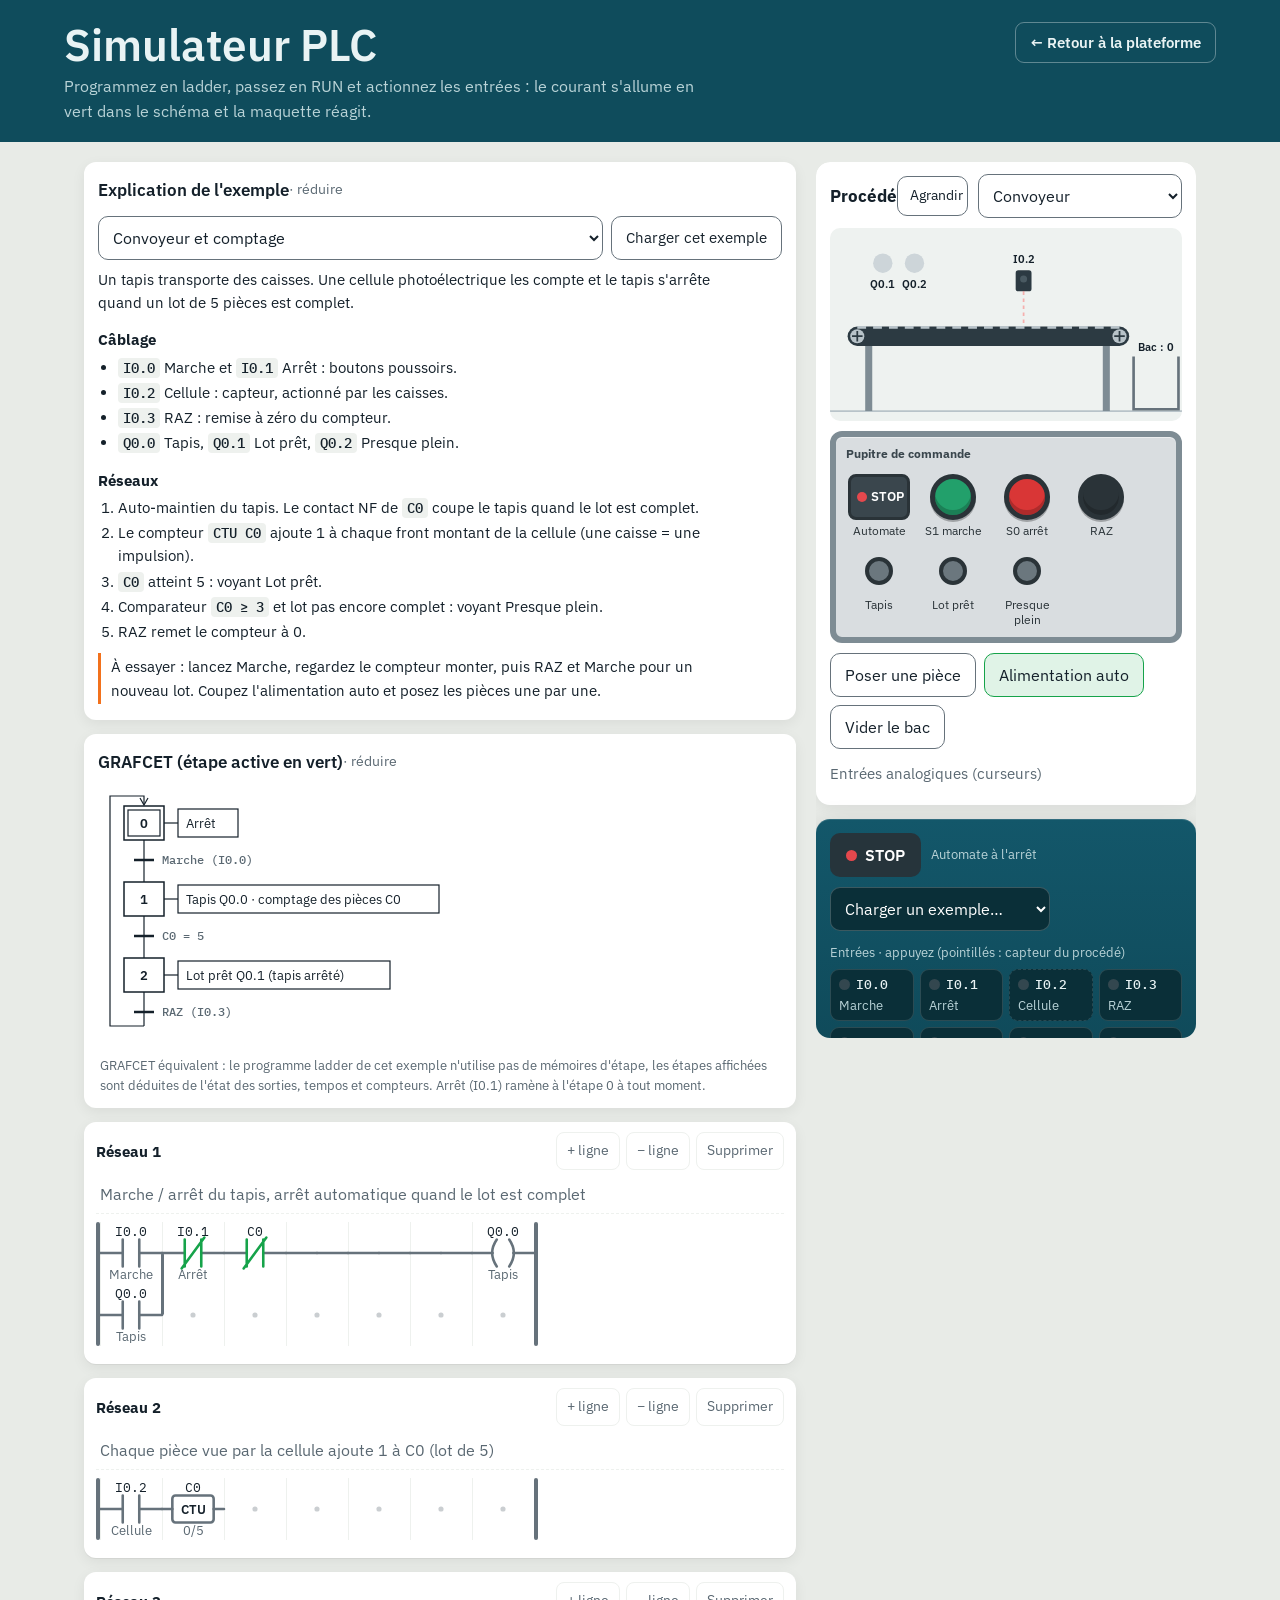
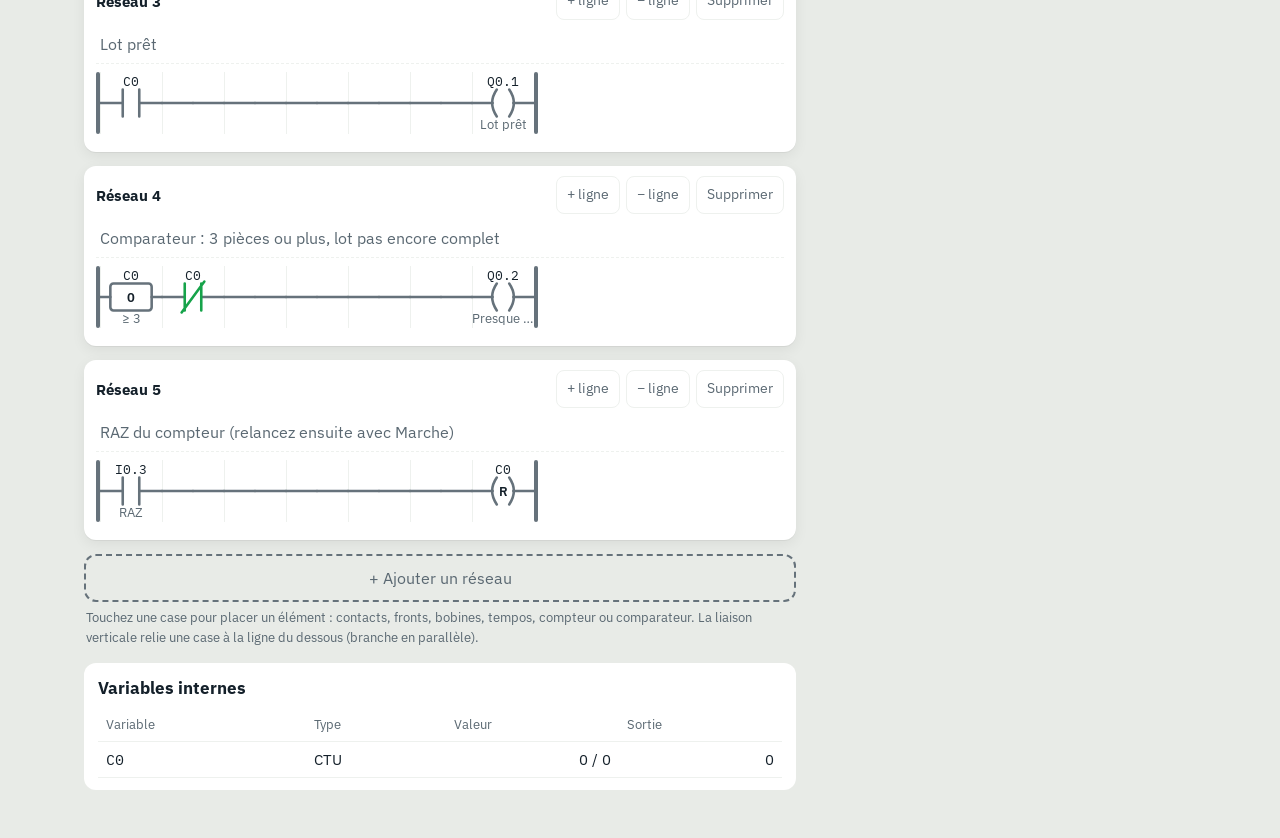
<file: outils/simulateur-plc.html>
<!DOCTYPE html>
<html lang="fr">
<head>
<meta charset="utf-8">
<meta name="viewport" content="width=device-width,initial-scale=1">
<title>Simulateur PLC – Plateforme technique</title>
<link rel="preconnect" href="https://fonts.googleapis.com">
<link href="https://fonts.googleapis.com/css2?family=IBM+Plex+Mono:wght@500&family=IBM+Plex+Sans:wght@400;600&display=swap" rel="stylesheet">
<style>
/* VOICE: technique, précis, calme — un outil d'atelier.
   IDEA: la face avant d'un automate (module à LED) reliée à une petite maquette de procédé, à côté d'une feuille de schéma ladder.
   PICTURE: la maquette animée (moteur, convoyeur, cuve, feu) pilotée en direct par le programme.
   COLOUR and TYPE: pétrole profond #0f4c5c, papier blanc, vert flux #16a34a, orange de sélection ; IBM Plex Sans + Mono pour les adresses.
   LAYOUT: ladder à gauche, maquette + module collants à droite ; sur mobile, le module colle en haut, puis la maquette, puis le ladder. */
:root{color-scheme:light dark;--bg:light-dark(#e8ebe7,#0f1417);--paper:light-dark(#ffffff,#182025);--ink:light-dark(#14202a,#e4eaee);--mut:light-dark(#5a6872,#93a2ad);--line:light-dark(#66727b,#76848e);--grid:light-dark(#eef1ee,#1e272d);--on:light-dark(#16a34a,#3ddc78);--ont:light-dark(#16a34a22,#3ddc7826);--acc:#f2711c;--pan:#0f4c5c;--pan2:#0b3a46;
--stage:light-dark(#eef2f0,#10181c);--steel:light-dark(#b8c3c9,#51616a);--steel2:light-dark(#7e8c94,#3a4850);--dark:light-dark(#2c3a42,#0b1114);--glass:light-dark(#f7fbfc,#16232a);--road:light-dark(#5c656b,#2a3136);--off:light-dark(#cdd5d9,#2c383f)}
:root[data-theme=light]{color-scheme:light}:root[data-theme=dark]{color-scheme:dark;--pan:#0c3d4a;--pan2:#082c36}
*{box-sizing:border-box;min-width:0}
body{margin:0;background:var(--bg);color:var(--ink);font:16px/1.55 "IBM Plex Sans",system-ui,sans-serif;overflow-x:clip}
button,select,input{font:inherit;color:inherit}
.mono,.ad,.io b{font-family:"IBM Plex Mono",ui-monospace,monospace}
header{background:var(--pan);color:#e9f3f4;padding:22px max(5vw,16px) 18px}
h1{margin:0;font-size:clamp(30px,5vw,44px);line-height:1.05;font-weight:600;text-wrap:balance}
header p{margin:6px 0 0;color:#b9d3d7;max-width:66ch}
.main{display:grid;gap:20px;padding:20px max(5vw,16px) 48px;max-width:1240px;margin:auto;grid-template-columns:minmax(0,1fr) 380px;align-items:start}
.lcol{order:1}
.side{order:2;display:grid;gap:14px;position:sticky;top:12px;max-height:calc(100vh - 24px);overflow:auto;border-radius:14px}
.rack{background:linear-gradient(#13576a,var(--pan2));color:#e9f3f4;border-radius:14px;padding:14px;box-shadow:0 10px 30px #0003,inset 0 1px 0 #ffffff22}
.rtop{display:flex;gap:10px;align-items:center;flex-wrap:wrap;margin-bottom:12px}
.run{min-height:44px;padding:0 16px;border-radius:10px;border:0;background:#26343b;color:#fff;font-weight:600;display:flex;align-items:center;gap:8px;cursor:pointer}
.run .led{background:#e5484d}.run.on{background:#14532d}.run.on .led{background:#3ddc78;box-shadow:0 0 10px #3ddc78}
#cy{font-size:13px;color:#b9d3d7;margin-right:auto}
.rack select{min-height:44px;border-radius:10px;border:1px solid #ffffff33;background:#0a2f38;color:#fff;padding:0 10px;font-size:16px;max-width:100%;flex:0 1 220px}
.iol{display:block;font-size:13px;color:#b9d3d7;margin:4px 0 6px}
.g8{display:grid;grid-template-columns:repeat(4,minmax(0,1fr));gap:6px;margin-bottom:10px}
.io button,.lamp{min-height:52px;border-radius:9px;border:1px solid #ffffff22;background:#0a2f38;display:grid;grid-template-columns:auto 1fr;align-items:center;column-gap:6px;padding:4px 8px;text-align:left;touch-action:none;user-select:none;-webkit-user-select:none;cursor:pointer}
.io b{font-size:13px;font-weight:500}.io i{grid-column:1/-1;font-style:normal;font-size:13px;color:#b9d3d7;white-space:nowrap;overflow:hidden;text-overflow:ellipsis}
.io button.on{background:#123f2a;border-color:#3ddc7866}
.io button.sens{border-style:dashed;cursor:default}
.led{width:11px;height:11px;border-radius:50%;background:#33474f;transition:background .08s,box-shadow .08s}
.on>.led{background:#3ddc78;box-shadow:0 0 10px #3ddc78}
.lamp{cursor:default}.lamp.on>.led{background:var(--lc);box-shadow:0 0 14px var(--lc)}
.lamp.on{border-color:var(--lc)}
details{margin-top:8px;font-size:15px}summary{cursor:pointer;min-height:36px;display:flex;align-items:center;color:#cfe3e6}
.cfg{display:grid;grid-template-columns:3.2em minmax(0,1fr) auto;gap:6px;align-items:center;margin-top:6px}
.cfg input,.cfg select,textarea{min-height:40px;border-radius:8px;border:1px solid #ffffff33;background:#0a2f38;color:#fff;padding:0 8px;font-size:16px}
textarea{width:100%;min-height:110px;padding:8px;font:13px/1.4 "IBM Plex Mono",monospace}
.btn{min-height:44px;padding:0 14px;border-radius:10px;border:1px solid var(--line);background:transparent;cursor:pointer}
.btn.on{border-color:var(--on);background:var(--ont)}
.rack .btn{border-color:#ffffff44;color:#fff}
.proc{background:var(--paper);border-radius:14px;padding:12px 14px 14px;box-shadow:0 4px 14px #00000010}
.ph{display:flex;align-items:center;gap:10px;justify-content:space-between}.ph h2{margin:0;font-size:17px}
.ph select,.frm select,.frm input{min-height:44px;border-radius:10px;border:1px solid var(--line);background:var(--paper);padding:0 10px;font-size:16px}
.stage{background:var(--stage);border-radius:10px;margin:10px 0;aspect-ratio:400/220;overflow:hidden}
.stage svg{display:block;width:100%;height:100%}
.stage text{font:600 13px "IBM Plex Sans",sans-serif;fill:var(--ink)}
.pup{background:#d9dde0;border:6px solid #7e8c94;border-radius:12px;padding:8px 10px 10px;margin:0 0 10px;display:flex;flex-wrap:wrap;gap:10px 8px;align-items:flex-start;color:#2a3338;box-shadow:inset 0 1px 0 #fff8}
.pup[hidden]{display:none}.pup>b{flex:1 0 100%;font-size:12px;color:#3a464d}
.pi{display:grid;justify-items:center;gap:4px;width:66px;font-size:12px;line-height:1.2;text-align:center}
.pi button{cursor:pointer;touch-action:none;-webkit-user-select:none;user-select:none;padding:0}
.pb button{width:46px;height:46px;border-radius:50%;border:5px solid #2a3338;background:var(--bc);box-shadow:inset 0 -5px 0 #0003,0 2px 0 #0004;color:#fff;font-size:16px;font-weight:600}
.pb.on button{transform:translateY(2px);box-shadow:inset 0 3px 5px #0007}
.pl span{width:28px;height:28px;margin:9px;border-radius:50%;border:4px solid #2a3338;background:#6b777e;transition:background .08s}
.pl.on span{background:var(--lc);box-shadow:0 0 12px var(--lc)}
.ps button{width:46px;height:46px;border-radius:50%;border:5px solid #2a3338;background:#1d2529;position:relative}
.ps button::after{content:'';position:absolute;left:50%;top:6px;width:7px;height:24px;margin-left:-3.5px;border-radius:3px;background:#e9eef1;transform-origin:50% 100%;transform:rotate(-40deg);transition:transform .12s}
.ps.on button::after{transform:rotate(40deg)}.ps i{font-style:normal;font-size:11px;color:#5a6872}
.pa button{width:58px;height:58px;border-radius:8px;border:2px solid #2a3338;background:#ffd34d;display:grid;place-items:center}
.pa button span{width:42px;height:42px;border-radius:50%;background:#e5484d;border:3px solid #6d1014;box-shadow:inset 0 -4px 0 #0003}
.pa.on button span{background:#a51d22;transform:scale(.9)}
.pr button{width:62px;height:46px;border-radius:8px;border:3px solid #2a3338;background:#3a464d;color:#fff;display:grid;grid-template-columns:auto 1fr;align-items:center;gap:4px;padding:0 6px;font:600 13px 'IBM Plex Sans',sans-serif}.pr i{width:10px;height:10px;border-radius:50%;background:#e5484d}.pr.on button{background:#14532d}.pr.on i{background:#3ddc78;box-shadow:0 0 8px #3ddc78}
.pp{width:140px}.pp input{width:100%}.pp output{font:500 13px 'IBM Plex Mono',monospace}
@media(prefers-reduced-motion:reduce){.ps button::after,.pl span{transition:none}}
.pctl{display:flex;gap:8px;flex-wrap:wrap}.pctl:empty{display:none}
.aid{margin-top:6px}.aid summary{color:var(--mut)}.ai{display:grid;grid-template-columns:auto minmax(0,1fr) 3.5ch;gap:4px 10px;align-items:center;margin-top:10px;font-size:14px}
.ai b{font:500 13px "IBM Plex Mono",monospace}.ai output{text-align:right;font-variant-numeric:tabular-nums}
input[type=range]{width:100%;height:32px;accent-color:#0f4c5c}
.lad{display:grid;gap:14px}
.expl{background:var(--paper);border-radius:12px;padding:6px 14px 12px;margin:0 0 14px;box-shadow:0 4px 14px #00000010}
.gsv-t{font:13px 'IBM Plex Sans',sans-serif;fill:var(--ink)}.gsv-m{font:500 12px 'IBM Plex Mono',monospace;fill:var(--mut)}
.ph .runb{display:none;min-height:40px;padding:0 12px;font-size:14px;font-weight:600}.main.big .ph .runb{display:inline-block}.ph .runb.on{border-color:var(--on);background:var(--ont)}
.ph .big{min-height:40px;padding:0 12px;font-size:14px;margin-left:auto}.ph select{max-width:58%}
.main.big{grid-template-columns:minmax(0,1fr) minmax(0,1.35fr);max-width:1600px}
.expl>summary::after{content:'  · réduire';font-weight:400;font-size:14px;color:var(--mut)}.expl:not([open])>summary::after{content:'  · afficher'}
.expl>summary{font-weight:600;font-size:17px;color:var(--ink);min-height:44px}
.exh{display:flex;gap:8px;flex-wrap:wrap;margin:4px 0 8px}.exh select{flex:1 1 220px;min-height:44px;border-radius:10px;border:1px solid var(--line);background:var(--paper);padding:0 10px;font-size:16px}
.ext{max-width:72ch}.ext h3{font-size:15px;margin:14px 0 4px}.ext p{margin:4px 0}.ext ul,.ext ol{margin:4px 0;padding-left:1.3em}.ext li{margin:2px 0}.ext code{font:500 14px "IBM Plex Mono",monospace;background:var(--grid);padding:1px 5px;border-radius:4px}.ext .try{border-left:3px solid var(--acc);padding:2px 0 2px 10px;margin-top:10px}
.rg{background:var(--paper);border-radius:12px;padding:10px 12px 14px;box-shadow:0 1px 0 #0000000d,0 4px 14px #00000010}
.rh{display:flex;gap:6px;align-items:center;flex-wrap:wrap;margin-bottom:8px}
.rh b{font-size:15px;white-space:nowrap;margin-right:auto}
.nt{order:5;flex:1 1 100%;min-height:38px;border:0;border-bottom:1px dashed var(--grid);background:transparent;color:var(--mut);font-size:16px;padding:0 4px}
.rh button{min-height:38px;padding:0 10px;border-radius:8px;border:1px solid var(--grid);background:transparent;color:var(--mut);font-size:14px;cursor:pointer}
.scroll{overflow-x:auto;padding-bottom:4px}
.rung{display:flex;width:max-content;--cs:62px}
.rail{width:4px;background:var(--line);border-radius:2px}.rail.on{background:var(--on)}
.rows{background-image:linear-gradient(90deg,var(--grid) 1px,transparent 1px);background-size:var(--cs) 100%}
.row{display:grid;grid-template-columns:repeat(7,var(--cs))}
.cell{position:relative;height:var(--cs);cursor:pointer;border-radius:6px;outline-offset:-2px}
.cell:hover{background:var(--grid)}.cell.sel{outline:2px solid var(--acc)}.cell:focus-visible{outline:2px solid var(--acc)}
.cell svg{position:absolute;inset:0;width:100%;height:100%;overflow:visible}
.cell path,.cell rect{fill:none;stroke:var(--line);stroke-width:2.5;stroke-linecap:round}
.cell text,.pal text{fill:var(--ink);font:600 13px "IBM Plex Sans",sans-serif;text-anchor:middle}
.cell .e{fill:var(--line);opacity:.35}
.pi .L,.po .R{stroke:var(--on)}.po .k,.po rect{stroke:var(--on);fill:var(--ont)}.cl .b{stroke:var(--on)}
.ad,.nm{position:absolute;left:0;right:0;text-align:center;font-size:13px;line-height:1;white-space:nowrap;overflow:hidden;text-overflow:ellipsis;pointer-events:none}
.ad{top:3px}.nm{bottom:3px;color:var(--mut)}
.vl{position:absolute;right:-1.5px;top:50%;width:3px;height:var(--cs);background:var(--line);border-radius:2px;z-index:1}.vl.on{background:var(--on)}
.addr{min-height:48px;border:2px dashed var(--line);border-radius:12px;background:transparent;color:var(--mut);cursor:pointer;font-size:16px}
.vars{background:var(--paper);border-radius:12px;padding:12px 14px;margin-top:14px}
.vars h2{font-size:17px;margin:0 0 8px}
.pills{display:flex;flex-wrap:wrap;gap:6px}
.pill{font:500 13px "IBM Plex Mono",monospace;padding:5px 9px;border-radius:20px;border:1px solid var(--grid)}
.pill.on{background:var(--ont);border-color:var(--on)}
table{border-collapse:collapse;width:100%;font-size:15px;margin-top:8px}td,th{padding:6px 8px;border-bottom:1px solid var(--grid);text-align:left}th{color:var(--mut);font-weight:400;font-size:13px}td.n{text-align:right;font-variant-numeric:tabular-nums;white-space:nowrap}
.sheet{position:fixed;inset:0;background:#0007;display:flex;align-items:flex-end;justify-content:center;z-index:9}
.sheet[hidden]{display:none}
.sbox{background:var(--paper);width:min(560px,100%);border-radius:16px 16px 0 0;padding:16px max(16px,env(safe-area-inset-left)) calc(16px + env(safe-area-inset-bottom));max-height:88vh;overflow:auto}
.sbox h3{margin:0 0 10px;font-size:17px}
.pal{display:grid;grid-template-columns:repeat(5,minmax(0,1fr));gap:6px}
.pal button{border:1px solid var(--grid);border-radius:10px;background:transparent;padding:4px 2px 6px;cursor:pointer;font-size:13px;line-height:1.2}
.pal button.sel{border-color:var(--acc);background:#f2711c18}
.pal svg{width:100%;height:36px}.pal path,.pal rect{fill:none;stroke:var(--line);stroke-width:2.5}.pal .e{fill:var(--line)}
.frm{display:flex;gap:10px;flex-wrap:wrap;margin:12px 0}
.frm label{display:grid;gap:4px;font-size:14px;color:var(--mut);flex:1 1 130px}
.chk{display:flex;gap:10px;align-items:center;min-height:44px}.chk input{width:22px;height:22px}
.sbtn{display:flex;justify-content:flex-end;margin-top:6px}
.note{font-size:13px;color:var(--mut);margin:6px 2px 0}
@media(max-width:900px){.main.big .proc{position:fixed;inset:0;z-index:30;border-radius:0;overflow:auto;padding:max(12px,env(safe-area-inset-top)) 12px 16px}.main{grid-template-columns:minmax(0,1fr)}.side{display:contents}.rack{order:0;position:sticky;top:0;border-radius:0 0 14px 14px;margin:-20px calc(-1*max(5vw,16px)) 0;z-index:5}.proc{order:1}.lcol{order:2}.g8{grid-template-columns:repeat(8,minmax(0,1fr));gap:4px}.io button,.lamp{padding:4px;min-height:46px;grid-template-columns:1fr;justify-items:center;text-align:center}.io i{display:none}.rack details{display:none}.rtop{margin-bottom:6px;flex-wrap:nowrap}#cy{font-size:12px}.rack select{flex:1 1 0;width:0}}
@media(max-width:400px){.io b{font-size:12px;letter-spacing:-.3px}}
@media(prefers-reduced-motion:reduce){.led{transition:none}}
</style>
</head>
<body>
<header>
<a id="retPlat" href="../" hidden style="float:right;color:#e9f3f4;border:1px solid #ffffff55;border-radius:9px;padding:8px 14px;text-decoration:none;font-weight:600;font-size:15px">← Retour à la plateforme</a>
<h1>Simulateur PLC</h1>
<p>Programmez en ladder, passez en RUN et actionnez les entrées : le courant s'allume en vert dans le schéma et la maquette réagit.</p>
</header>
<div class="main">
<div class="side">
<section class="proc" aria-label="Procédé animé">
<div class="ph"><h2>Procédé</h2><button class="btn runb" id="runb">STOP</button><button class="btn big" id="bigb" aria-pressed="false">Agrandir</button><select id="scn" aria-label="Procédé"></select></div>
<div class="stage"><svg id="sv" viewBox="0 0 400 220" role="img" aria-label="Animation du procédé"></svg></div>
<div id="pup" class="pup" hidden></div>
<div id="pc" class="pctl"></div>
<details id="aid" class="aid"><summary>Entrées analogiques (curseurs)</summary><div class="ai"><b>AIW0</b><input type="range" id="a0" min="0" max="100" aria-label="Entrée analogique AIW0"><output id="o0"></output><b>AIW1</b><input type="range" id="a1" min="0" max="100" aria-label="Entrée analogique AIW1"><output id="o1"></output></div></details>
</section>
<section class="rack" aria-label="Automate">
<div class="rtop">
<button id="run" class="run"><span class="led"></span><span id="runT">STOP</span></button>
<span id="cy">Automate à l'arrêt</span>
<select id="pre" aria-label="Exemple de programme"></select>
</div>
<div class="io">
<span class="iol">Entrées · appuyez (pointillés : capteur du procédé)</span><div id="ins" class="g8"></div>
<span class="iol">Sorties</span><div id="outs" class="g8"></div>
</div>
<details><summary>Câblage : noms et types</summary><div id="cfg"></div></details>
<details><summary>Exporter / importer le programme</summary>
<textarea id="js" aria-label="Programme JSON"></textarea>
<div style="display:flex;gap:8px;margin-top:6px"><button class="btn" id="cp">Copier</button><button class="btn" id="ld">Charger</button><span id="msg" class="note" style="color:#b9d3d7"></span></div>
</details>
</section>
</div>
<div class="lcol">
<details class="expl" id="exd" open><summary>Explication de l'exemple</summary>
<div class="exh"><select id="exs" aria-label="Choisir l'exemple à expliquer"></select><button class="btn" id="exl">Charger cet exemple</button></div>
<div id="ext" class="ext"></div></details>
<details class="expl" id="grafd" open hidden><summary>GRAFCET (étape active en vert)</summary>
<div class="scroll"><svg id="gsv" role="img" aria-label="GRAFCET du programme"></svg></div><p class="note" id="gnote"></p></details>
<div id="lad" class="lad"></div>
<p class="note">Touchez une case pour placer un élément : contacts, fronts, bobines, tempos, compteur ou comparateur. La liaison verticale relie une case à la ligne du dessous (branche en parallèle).</p>
<section class="vars"><h2>Variables internes</h2><div id="vars"></div></section>
</div>
</div>
<div id="sh" class="sheet" hidden>
<div class="sbox" role="dialog" aria-modal="true" aria-labelledby="shT">
<h3 id="shT"></h3>
<div id="pal" class="pal"></div>
<div class="frm">
<label id="la"><span id="laT">Adresse</span><select id="fa"></select></label>
<label id="lo">Opérateur<select id="fo"></select></label>
<label id="lb"><span id="lbT">Comparer à</span><select id="fb"></select></label>
<label id="lk">Valeur<input id="fk" type="number" inputmode="numeric"></label>
<label id="lkp">Kp (gain)<input id="fkp" type="number" step="0.1" inputmode="decimal"></label><label id="lti">Ti (s, 0 = sans I)<input id="fti" type="number" step="0.1" inputmode="decimal"></label><label id="ltd">Td (s)<input id="ftd" type="number" step="0.1" inputmode="decimal"></label><label id="lp"><span id="lpT">Consigne</span><input id="fp" type="number" inputmode="numeric" min="0"></label>
</div>
<label class="chk"><input type="checkbox" id="fl"> Liaison verticale vers la ligne du dessous</label>
<div class="sbtn"><button class="btn" id="shX">Terminé</button></div>
</div>
</div>
<script>
{
const $=s=>document.querySelector(s);
const NC=7;
const COL={g:'#3ddc78',o:'#ffa23a',r:'#ff4d4d',b:'#4db8ff',w:'#f4f4f4'};
const COLN={g:'Vert',o:'Orange',r:'Rouge',b:'Bleu',w:'Blanc'};
const TYPES=[['-','Vide'],['W','Fil'],['NO','Contact NO'],['NC','Contact NF'],['P','Front montant'],['N','Front desc.'],['Q','Bobine'],['S','Mise à 1'],['R','Mise à 0'],['TON','Tempo TON'],['TOF','Tempo TOF'],['CTU','Compteur'],['CMP','Compa&shy;rateur'],['PID','Régulateur PID']];
const ALLOW={NO:'IQMTC',NC:'IQMTC',P:'IQMTC',N:'IQMTC',Q:'QM',S:'QM',R:'QMTC',TON:'T',TOF:'T',CTU:'C',CMP:'AOCT',PID:'A'};
const CNT={I:8,Q:8,M:16,T:8,C:8,A:2,O:1};CNT.T=16;CNT.I=16;
const OPS={'=':'=','<>':'≠','<':'<','<=':'≤','>':'>','>=':'≥'};
const lab=(p,i)=>p=='I'||p=='Q'?p+Math.floor(i/8)+'.'+(i%8):p=='A'?'AIW'+i:p=='O'?'AQW'+i:p+i;
const idx=a=>{const m=/^[IQ](\d+)\.(\d)$/.exec(a);return m?+m[1]*8+ +m[2]:+(a.includes('.')?a.split('.')[1]:a.slice(1))};
const esc=s=>String(s).replace(/[&<>"]/g,c=>({'&':'&amp;','<':'&lt;','>':'&gt;','"':'&quot;'}[c]));
const P=s=>{if(s=='-')return null;const[t,a,p,q,r,u]=s.split(':');if(t=='CMP')return{t,a,o:p,b:q};if(t=='PID')return{t,a,b:p,kp:+q,ti:+r,td:+u};const o={t};if(a)o.a=a;if(p)o.p=+p;return o};
const R=(n,rows,links=[])=>{const L=rows.slice(1).map(()=>Array(NC).fill(false));links.forEach(s=>{const[r,c]=s.split(',').map(Number);L[r][c]=true});return{n,rows:rows.map(r=>r.split(' ').map(P)),links:L}};
const io=(ins,outs,scene)=>({scene,inputs:Array.from({length:8},(_,i)=>ins[i]||{n:'',m:0}),outputs:Array.from({length:8},(_,i)=>outs[i]||{n:'',c:'g'})});
const PRESETS={
conv:['Convoyeur et comptage',()=>({...io([{n:'Marche',m:1},{n:'Arrêt',m:1},{n:'Cellule',m:0},{n:'RAZ',m:1}],[{n:'Tapis',c:'g'},{n:'Lot prêt',c:'b'},{n:'Presque plein',c:'o'}],'conv'),rungs:[
R('Marche / arrêt du tapis, arrêt automatique quand le lot est complet',['NO:I0.0 NC:I0.1 NC:C0 W W W Q:Q0.0','NO:Q0.0 - - - - - -'],['0,0']),
R('Chaque pièce vue par la cellule ajoute 1 à C0 (lot de 5)',['NO:I0.2 CTU:C0:5 - - - - -']),
R('Lot prêt',['NO:C0 W W W W W Q:Q0.1']),
R('Comparateur : 3 pièces ou plus, lot pas encore complet',['CMP:C0:>=:3 NC:C0 W W W W Q:Q0.2']),
R('RAZ du compteur (relancez ensuite avec Marche)',['NO:I0.3 W W W W W R:C0'])]})],
cuve:['Régulation de cuve',()=>({...io([{n:'Auto',m:0},{n:'Vidange',m:0},{n:'Niv. bas',m:0},{n:'Niv. haut',m:0}],[{n:'Pompe',c:'b'},{n:'Vanne',c:'g'},{n:'Alarme',c:'r'}],'cuve'),rungs:[
R('En auto, la pompe démarre sous 20 % (comparateur sur AIW0)',['NO:I0.0 CMP:AIW0:<:20 W W W W S:Q0.0']),
R('La pompe s\'arrête à 80 % ou hors auto',['CMP:AIW0:>=:80 W W W W W R:Q0.0','NC:I0.0 - - - - - -'],['0,0']),
R('Vanne de vidange manuelle',['NO:I0.1 W W W W W Q:Q0.1']),
R('Alarme : capteur niveau haut (90 %) ou niveau bas perdu',['NO:I0.3 W W W W W Q:Q0.2','NC:I0.2 - - - - - -'],['0,0']),
R('Front montant de la pompe : compte les remplissages',['P:Q0.0 CTU:C0:999 - - - - -'])]})],
mot:['Marche / arrêt moteur',()=>({...io([{n:'Marche',m:1},{n:'Arrêt',m:1}],[{n:'Moteur',c:'g'},{n:'Voyant',c:'w'}],'moteur'),rungs:[
R('Auto-maintien : Marche démarre, Arrêt coupe',['NO:I0.0 NC:I0.1 W W W W Q:Q0.0','NO:Q0.0 - - - - - -'],['0,0']),
R('Voyant de marche',['NO:Q0.0 W W W W W Q:Q0.1'])]})],
tele:['Télérupteur (fronts)',()=>({...io([{n:'Poussoir',m:1}],[{n:'Moteur',c:'g'},{n:'Voyant',c:'w'}],'moteur'),rungs:[
R('Front montant du poussoir : M0 vaut 1 pendant un seul cycle',['P:I0.0 W W W W W Q:M0']),
R('M0 inverse l\'état du moteur',['NO:M0 NC:Q0.0 W W W W Q:Q0.0','NC:M0 NO:Q0.0 - - - - -'],['0,1']),
R('Front descendant : compte les relâchements',['N:I0.0 CTU:C0:999 - - - - -'])]})],
carf:['Carrefour + feux piétons',()=>({...io([{n:'Marche',m:0},{n:'Appel piéton A',m:1},{n:'Appel piéton B',m:1}],[{n:'Vert axe 1',c:'g'},{n:'Orange axe 1',c:'o'},{n:'Rouge axe 1',c:'r'},{n:'Vert axe 2',c:'g'},{n:'Orange axe 2',c:'o'},{n:'Rouge axe 2',c:'r'},{n:'Piéton A vert',c:'g'},{n:'Piéton B vert',c:'g'}],'carrefour'),rungs:[
R('Axe 1 vert : 5 s (relancé à la fin du cycle par T5)',['NO:I0.0 NC:T5 TON:T0:5000 - - - -']),
R('Axe 1 orange : 2 s',['NO:T0 TON:T1:2000 - - - - -']),
R('Rouge intégral : 1 s de dégagement',['NO:T1 TON:T2:1000 - - - - -']),
R('Axe 2 vert : 5 s',['NO:T2 TON:T3:5000 - - - - -']),
R('Axe 2 orange : 2 s',['NO:T3 TON:T4:2000 - - - - -']),
R('Rouge intégral : 1 s, puis fin de cycle',['NO:T4 TON:T5:1000 - - - - -']),
R('Appel passage A (traverse l\'axe 1) mémorisé dans M0',['NO:I0.0 NO:I0.1 W W W W S:M0']),
R('Appel passage B (traverse l\'axe 2) mémorisé dans M1',['NO:I0.0 NO:I0.2 W W W W S:M1']),
R('A accepté au début du vert de l\'axe 2 (front montant de Q0.3), quand l\'axe 1 passe au rouge',['P:Q0.3 NO:M0 W W W W S:M2']),
R('B accepté au début du vert de l\'axe 1 (front montant de Q0.0), quand l\'axe 2 est au rouge',['P:Q0.0 NO:M1 W W W W S:M3']),
R('Appel A servi : efface M0',['NO:M2 W W W W W R:M0']),
R('Appel B servi : efface M1',['NO:M3 W W W W W R:M1']),
R('Vert piéton A : 4 s, finit 1 s avant l\'orange de l\'axe 2',['NO:M2 TON:T6:4000 - - - - -']),
R('Vert piéton B : 4 s, finit 1 s avant l\'orange de l\'axe 1',['NO:M3 TON:T8:4000 - - - - -']),
R('Fin du vert piéton A',['NO:T6 W W W W W R:M2']),
R('Fin du vert piéton B',['NO:T8 W W W W W R:M3']),
R('Mode nuit (Marche coupé) : base de temps 1 s pour l\'orange clignotant',['NC:I0.0 NC:T7 TON:T7:1000 - - - -']),
R('Feu vert axe 1',['NO:I0.0 NC:T0 W W W W Q:Q0.0']),
R('Feu orange axe 1, ou clignotant de nuit (T7 < 500 ms)',['NO:T0 NC:T1 W W W W Q:Q0.1','NC:I0.0 CMP:T7:<:500 - - - - -'],['0,1']),
R('Feu rouge axe 1',['NO:I0.0 NO:T1 W W W W Q:Q0.2']),
R('Feu vert axe 2',['NO:T2 NC:T3 W W W W Q:Q0.3']),
R('Feu orange axe 2, ou clignotant de nuit',['NO:T3 NC:T4 W W W W Q:Q0.4','NC:I0.0 CMP:T7:<:500 - - - - -'],['0,1']),
R('Feu rouge axe 2 : avant son vert, et à partir de son orange terminé',['NO:I0.0 NC:T2 W W W W Q:Q0.5','- NO:T4 - - - - -'],['0,0','0,1']),
R('Piéton A vert, verrouillé par le rouge de l\'axe 1 (Q0.2)',['NO:M2 NC:T6 NO:Q0.2 W W W Q:Q0.6']),
R('Piéton B vert, verrouillé par le rouge de l\'axe 2 (Q0.5)',['NO:M3 NC:T8 NO:Q0.5 W W W Q:Q0.7'])]})],
nav:['Bande aller-retour (S1 / S2)',()=>({...io([{n:'S1 droite',m:1},{n:'S2 gauche',m:1},{n:'S0 arrêt',m:1},{n:'FC droite',m:0},{n:'FC gauche',m:0},{n:'AU (NF)',m:0},{n:'Corde (NF)',m:0}],[{n:'KM1 droite',c:'g'},{n:'KM2 gauche',c:'b'},{n:'Pos. droite',c:'w'},{n:'Pos. gauche',c:'w'},{n:'Défaut sécu.',c:'r'}],'navette'),rungs:[
R('Marche à droite : S1, auto-maintien. Arrêt par S0, fin de course droite, KM2 (verrouillage), AU ou corde',['NO:I0.0 NC:I0.2 NC:I0.3 NC:Q0.1 NO:I0.5 NO:I0.6 Q:Q0.0','NO:Q0.0 - - - - - -'],['0,0']),
R('Marche à gauche : S2, auto-maintien. Arrêt par S0, fin de course gauche, KM1 (verrouillage), AU ou corde',['NO:I0.1 NC:I0.2 NC:I0.4 NC:Q0.0 NO:I0.5 NO:I0.6 Q:Q0.1','NO:Q0.1 - - - - - -'],['0,0']),
R('Voyant : charge arrivée à droite',['NO:I0.3 W W W W W Q:Q0.2']),
R('Voyant : charge arrivée à gauche',['NO:I0.4 W W W W W Q:Q0.3']),
R('Voyant défaut sécurité : AU enclenché ou corde tirée',['NC:I0.5 W W W W W Q:Q0.4','NC:I0.6 - - - - - -'],['0,0'])]})],
fore:['Poste de perçage automatique',()=>({...io([{n:'S1 marche',m:1},{n:'S0 arrêt',m:1},{n:'AU (NF)',m:0},{n:'Pièce entrée',m:0},{n:'Sous foret',m:0},{n:'Serrée',m:0},{n:'Foret bas',m:0},{n:'Foret haut',m:0}],[{n:'Tapis',c:'g'},{n:'Serrage',c:'b'},{n:'Broche',c:'o'},{n:'Descente',c:'w'},{n:'Montée',c:'w'},{n:'Auto',c:'g'},{n:'AU',c:'r'}],'forage'),rungs:[
R('Mode automatique M10 : S1 le met en marche (si l\'AU est libéré)',['NO:I0.0 NO:I0.2 W W W W S:M10']),
R('S0 arrête le mode auto en fin de cycle, l\'AU l\'arrête tout de suite',['NO:I0.1 W W W W W R:M10','NC:I0.2 - - - - - -'],['0,0']),
R('Pièce disponible M11 : à l\'entrée ou déjà sous le foret',['NO:I0.3 W W W W W Q:M11','NO:I0.4 - - - - - -'],['0,0']),
R('Étape 0 : attente (aucune autre étape active)',['NC:M1 NC:M2 NC:M3 NC:M4 NC:M5 NC:M6 Q:M0']),
R('Étape 1 : amener la pièce. Condition : mode auto, pièce disponible, foret en haut',['NO:M0 NO:M10 NO:M11 NO:I0.7 NO:I0.2 W Q:M1','NO:M1 NC:M2 W W - - -'],['0,3']),
R('Étape 2 : serrage. Condition : pièce sous le foret',['NO:M1 NO:I0.4 W W NO:I0.2 W Q:M2','NO:M2 NC:M3 W W - - -'],['0,3']),
R('Étape 3 : perçage (descente + broche). Condition : pièce serrée',['NO:M2 NO:I0.5 W W NO:I0.2 W Q:M3','NO:M3 NC:M4 W W - - -'],['0,3']),
R('Étape 4 : remontée du foret. Condition : foret en bas',['NO:M3 NO:I0.6 W W NO:I0.2 W Q:M4','NO:M4 NC:M5 W W - - -'],['0,3']),
R('Étape 5 : desserrage. Condition : foret en haut',['NO:M4 NO:I0.7 W W NO:I0.2 W Q:M5','NO:M5 NC:M6 W W - - -'],['0,3']),
R('Temps de desserrage : 1 s',['NO:M5 TON:T0:1000 - - - - -']),
R('Étape 6 : éjection par le tapis. Condition : desserrage terminé',['NO:M5 NO:T0 W W NO:I0.2 W Q:M6','NO:M6 NC:T1 W W - - -'],['0,3']),
R('Durée d\'éjection : 3 s, puis retour à l\'étape 0',['NO:M6 TON:T1:3000 - - - - -']),
R('Tapis : étapes 1 et 6',['NO:M1 W W W W W Q:Q0.0','NO:M6 - - - - - -'],['0,0']),
R('Vérin de serrage : étapes 2, 3 et 4',['NO:M2 W W W W W Q:Q0.1','NO:M3 - - - - - -','NO:M4 - - - - - -'],['0,0','1,0']),
R('Broche (rotation du foret) : étapes 3 et 4',['NO:M3 W W W W W Q:Q0.2','NO:M4 - - - - - -'],['0,0']),
R('Descente du foret : étape 3',['NO:M3 W W W W W Q:Q0.3']),
R('Montée du foret : étape 4, ou remise en position haute au démarrage',['NO:M4 W W W W W Q:Q0.4','NO:M0 NO:M10 NC:I0.7 - - - -'],['0,2']),
R('Voyant mode auto',['NO:M10 W W W W W Q:Q0.5']),
R('Voyant arrêt d\'urgence',['NC:I0.2 W W W W W Q:Q0.6'])]})],
pneu:['Circuit carré pneumatique (A+ B+ A− B−)',()=>({...io([{n:'S1 marche',m:1},{n:'S0 arrêt',m:1},{n:'S2 RAZ',m:1},{n:'a0',m:0},{n:'a1',m:0},{n:'b0',m:0},{n:'b1',m:0}],[{n:'A+ (14)',c:'g'},{n:'A− (12)',c:'b'},{n:'B+ (14)',c:'g'},{n:'B− (12)',c:'b'},{n:'Cycle',c:'g'},{n:'RAZ',c:'o'}],'pneu'),rungs:[
R('Mode cycle M10 : S1 démarre, seulement en position initiale (a0 et b0) et hors S2',['NO:I0.0 NC:I0.2 NO:I0.3 NO:I0.5 W W S:M10']),
R('S0 ou S2 : arrêt immédiat du cycle',['NO:I0.1 W W W W W R:M10','NO:I0.2 - - - - - -'],['0,0']),
R('S2 : remise à zéro mémorisée dans M11',['NO:I0.2 W W W W W S:M11']),
R('Fin de la remise à zéro : A rentré (a0) et B rentré (b0)',['NO:I0.3 NO:I0.5 W W W W R:M11']),
R('Étape 0 : position initiale, aucune étape active',['NC:M1 NC:M2 NC:M3 NC:M4 W W Q:M0']),
R('Étape 1 : A+. Condition : cycle en marche, a0 et b0. S0 et S2 (NF) coupent chaque étape',['NO:M0 NO:M10 NO:I0.3 NO:I0.5 NC:I0.2 NC:I0.1 Q:M1','NO:M1 NC:M2 W W - - -'],['0,3']),
R('Étape 2 : B+. Condition : A sorti (a1)',['NO:M1 NO:I0.4 W W NC:I0.2 NC:I0.1 Q:M2','NO:M2 NC:M3 W W - - -'],['0,3']),
R('Étape 3 : A−. Condition : B sorti (b1)',['NO:M2 NO:I0.6 W W NC:I0.2 NC:I0.1 Q:M3','NO:M3 NC:M4 W W - - -'],['0,3']),
R('Étape 4 : B−. Condition : A rentré (a0). Fin quand B est rentré (b0)',['NO:M3 NO:I0.3 W W NC:I0.2 NC:I0.1 Q:M4','NO:M4 NC:I0.5 W W - - -'],['0,3']),
R('Distributeur A, pilotage 14 : sortie de A',['NO:M1 W W W W W Q:Q0.0']),
R('Distributeur A, pilotage 12 : rentrée de A (étape 3 ou remise à zéro)',['NO:M3 W W W W W Q:Q0.1','NO:M11 - - - - - -'],['0,0']),
R('Distributeur B, pilotage 14 : sortie de B',['NO:M2 W W W W W Q:Q0.2']),
R('Distributeur B, pilotage 12 : rentrée de B (étape 4 ou remise à zéro)',['NO:M4 W W W W W Q:Q0.3','NO:M11 - - - - - -'],['0,0']),
R('Voyant cycle en marche',['NO:M10 W W W W W Q:Q0.4']),
R('Voyant remise à zéro en cours',['NO:M11 W W W W W Q:Q0.5'])]})],
pneuL:['Circuit en L pneumatique (A+ B+ B− A−)',()=>({...io([{n:'S1 marche',m:1},{n:'S0 arrêt',m:1},{n:'S2 RAZ',m:1},{n:'a0',m:0},{n:'a1',m:0},{n:'b0',m:0},{n:'b1',m:0}],[{n:'A+ (14)',c:'g'},{n:'A− (12)',c:'b'},{n:'B+ (14)',c:'g'},{n:'B− (12)',c:'b'},{n:'Cycle',c:'g'},{n:'RAZ',c:'o'}],'pneu'),rungs:[
R('Mode cycle M10 : S1 démarre, seulement en position initiale (a0 et b0) et hors S2',['NO:I0.0 NC:I0.2 NO:I0.3 NO:I0.5 W W S:M10']),
R('S0 ou S2 : arrêt immédiat du cycle',['NO:I0.1 W W W W W R:M10','NO:I0.2 - - - - - -'],['0,0']),
R('S2 : remise à zéro mémorisée dans M11',['NO:I0.2 W W W W W S:M11']),
R('Fin de la remise à zéro : A rentré (a0) et B rentré (b0)',['NO:I0.3 NO:I0.5 W W W W R:M11']),
R('Étape 0 : position initiale, aucune étape active',['NC:M1 NC:M2 NC:M3 NC:M4 W W Q:M0']),
R('Étape 1 : A+. Condition : cycle en marche, a0 et b0. S0 et S2 (NF) coupent chaque étape',['NO:M0 NO:M10 NO:I0.3 NO:I0.5 NC:I0.2 NC:I0.1 Q:M1','NO:M1 NC:M2 W W - - -'],['0,3']),
R('Étape 2 : B+. Condition : A sorti (a1)',['NO:M1 NO:I0.4 W W NC:I0.2 NC:I0.1 Q:M2','NO:M2 NC:M3 W W - - -'],['0,3']),
R('Étape 3 : B−. Condition : B sorti (b1)',['NO:M2 NO:I0.6 W W NC:I0.2 NC:I0.1 Q:M3','NO:M3 NC:M4 W W - - -'],['0,3']),
R('Étape 4 : A−. Condition : B rentré (b0). Fin quand A est rentré (a0)',['NO:M3 NO:I0.5 W W NC:I0.2 NC:I0.1 Q:M4','NO:M4 NC:I0.3 W W - - -'],['0,3']),
R('Distributeur A, pilotage 14 : sortie de A',['NO:M1 W W W W W Q:Q0.0']),
R('Distributeur A, pilotage 12 : rentrée de A (étape 4 ou remise à zéro)',['NO:M4 W W W W W Q:Q0.1','NO:M11 - - - - - -'],['0,0']),
R('Distributeur B, pilotage 14 : sortie de B',['NO:M2 W W W W W Q:Q0.2']),
R('Distributeur B, pilotage 12 : rentrée de B (étape 3 ou remise à zéro)',['NO:M3 W W W W W Q:Q0.3','NO:M11 - - - - - -'],['0,0']),
R('Voyant cycle en marche',['NO:M10 W W W W W Q:Q0.4']),
R('Voyant remise à zéro en cours',['NO:M11 W W W W W Q:Q0.5'])]})],
fore2:['Poste de perçage 2 (descente pneumatique)',()=>({...io([{n:'S1 marche',m:1},{n:'S0 arrêt',m:1},{n:'AU (NF)',m:0},{n:'Pièce entrée',m:0},{n:'Sous foret',m:0},{n:'Serrée',m:0},{n:'Vérin bas',m:0},{n:'Vérin haut',m:0}],[{n:'Tapis',c:'g'},{n:'Serrage (14)',c:'b'},{n:'Broche',c:'o'},{n:'Descente (14)',c:'w'},{n:'',c:'w'},{n:'Auto',c:'g'},{n:'AU',c:'r'}],'forage2'),rungs:[
R('Mode automatique M10 : S1 le met en marche (si l\'AU est libéré)',['NO:I0.0 NO:I0.2 W W W W S:M10']),
R('S0 arrête le mode auto en fin de cycle, l\'AU l\'arrête tout de suite',['NO:I0.1 W W W W W R:M10','NC:I0.2 - - - - - -'],['0,0']),
R('Pièce disponible M11 : à l\'entrée ou déjà sous le foret',['NO:I0.3 W W W W W Q:M11','NO:I0.4 - - - - - -'],['0,0']),
R('Étape 0 : attente (aucune autre étape active)',['NC:M1 NC:M2 NC:M3 NC:M4 NC:M5 NC:M6 Q:M0']),
R('Étape 1 : amener la pièce. Condition : mode auto, pièce disponible, vérin de descente en haut',['NO:M0 NO:M10 NO:M11 NO:I0.7 NO:I0.2 W Q:M1','NO:M1 NC:M2 W W - - -'],['0,3']),
R('Étape 2 : serrage. Condition : pièce sous le foret',['NO:M1 NO:I0.4 W W NO:I0.2 W Q:M2','NO:M2 NC:M3 W W - - -'],['0,3']),
R('Étape 3 : perçage (descente + broche). Condition : pièce serrée',['NO:M2 NO:I0.5 W W NO:I0.2 W Q:M3','NO:M3 NC:M4 W W - - -'],['0,3']),
R('Étape 4 : remontée (pilote coupé, rappel par ressort). Condition : vérin en bas',['NO:M3 NO:I0.6 W W NO:I0.2 W Q:M4','NO:M4 NC:M5 W W - - -'],['0,3']),
R('Étape 5 : desserrage. Condition : vérin en haut',['NO:M4 NO:I0.7 W W NO:I0.2 W Q:M5','NO:M5 NC:M6 W W - - -'],['0,3']),
R('Temps de desserrage : 1 s',['NO:M5 TON:T0:1000 - - - - -']),
R('Étape 6 : éjection par le tapis. Condition : desserrage terminé',['NO:M5 NO:T0 W W NO:I0.2 W Q:M6','NO:M6 NC:T1 W W - - -'],['0,3']),
R('Durée d\'éjection : 3 s, puis retour à l\'étape 0',['NO:M6 TON:T1:3000 - - - - -']),
R('Tapis : étapes 1 et 6',['NO:M1 W W W W W Q:Q0.0','NO:M6 - - - - - -'],['0,0']),
R('Distributeur de serrage (monostable, pilote 14) : étapes 2, 3 et 4. Au repos, le ressort desserre',['NO:M2 W W W W W Q:Q0.1','NO:M3 - - - - - -','NO:M4 - - - - - -'],['0,0','1,0']),
R('Broche (rotation du foret) : étapes 3 et 4',['NO:M3 W W W W W Q:Q0.2','NO:M4 - - - - - -'],['0,0']),
R('Distributeur de descente (monostable, pilote 14) : étape 3. Au repos, le ressort fait remonter le vérin : c\'est l\'étape 4',['NO:M3 W W W W W Q:Q0.3']),
R('Voyant mode auto',['NO:M10 W W W W W Q:Q0.5']),
R('Voyant arrêt d\'urgence',['NC:I0.2 W W W W W Q:Q0.6'])]})],
presse:['Presse plieuse hydraulique',()=>({...io([{n:'S1 bimanuelle G',m:1},{n:'S2 bimanuelle D',m:1},{n:'AU (NF)',m:0},{n:'PMH',m:0},{n:'Ralentissement',m:0},{n:'PMB (pliage)',m:0},{n:'Pompe',m:0}],[{n:'Pompe KM1',c:'g'},{n:'Y1 descente',c:'b'},{n:'Y2 montée',c:'b'},{n:'Y3 grande vit.',c:'o'},{n:'Cycle',c:'g'},{n:'AU',c:'r'}],'presse'),rungs:[
R('Groupe hydraulique : pompe en marche si l\'interrupteur Pompe est fermé et l\'AU libéré',['NO:I0.6 NO:I0.2 W W W W Q:Q0.0']),
R('Bimanuelle : T3 démarre dès qu\'un des deux boutons est appuyé',['NO:I0.0 TON:T3:500 - - - - -','NO:I0.1 - - - - - -'],['0,0']),
R('Bimanuelle valide M11 : S1 et S2 appuyés à moins de 0,5 s d\'écart, et maintenus',['NC:T3 W NO:I0.0 NO:I0.1 NO:I0.2 W Q:M11','NO:M11 W - - - - -'],['0,1']),
R('Étape 0 : attente, aucune autre étape active',['NC:M1 NC:M2 NC:M3 NC:M4 NC:M5 W Q:M0']),
R('Étape 1 : descente rapide. Condition : front montant de la bimanuelle (il faut relâcher entre deux cycles), PMH, pompe en marche',['NO:M0 P:M11 NO:I0.3 NO:Q0.0 NO:I0.2 W Q:M1','NO:M1 NC:M2 W W - - -'],['0,3']),
R('Étape 2 : petite vitesse (approche + pliage). Condition : capteur de ralentissement',['NO:M1 NO:I0.4 W W NO:I0.2 W Q:M2','NO:M2 NC:M3 W W - - -'],['0,3']),
R('Étape 3 : maintien en pression. Condition : profondeur de pliage atteinte (PMB)',['NO:M2 NO:I0.5 W W NO:I0.2 W Q:M3','NO:M3 NC:M4 W W - - -'],['0,3']),
R('Durée du maintien en pression : 0,6 s',['NO:M3 TON:T1:600 - - - - -']),
R('Étape 4 : décompression. Condition : maintien terminé',['NO:M3 NO:T1 W W NO:I0.2 W Q:M4','NO:M4 NC:M5 W W - - -'],['0,3']),
R('Durée de la décompression : 0,3 s',['NO:M4 TON:T2:300 - - - - -']),
R('Étape 5 : remontée. Condition : décompression terminée. Fin au PMH',['NO:M4 NO:T2 W W NO:I0.2 W Q:M5','NO:M5 NC:I0.3 W W - - -'],['0,3']),
R('Y1 descente : étapes 1, 2 et 3, seulement tant que la bimanuelle est tenue',['NO:M1 NO:M11 W W W W Q:Q0.1','NO:M2 - - - - - -','NO:M3 - - - - - -'],['0,0','1,0']),
R('Y3 grande vitesse : étape 1 seulement',['NO:M1 NO:M11 W W W W Q:Q0.3']),
R('Y2 montée : étape 5, ou retour au PMH par la bimanuelle si le coulisseau est resté en bas',['NO:M5 W W W W W Q:Q0.2','NO:M0 NO:M11 NC:I0.3 - - - -'],['0,2']),
R('Voyant cycle en cours',['NC:M0 W W W W W Q:Q0.4']),
R('Voyant arrêt d\'urgence',['NC:I0.2 W W W W W Q:Q0.5'])]})],
pont:['Pont élévateur 2 colonnes (linguets)',()=>({...io([{n:'S1 montée',m:1},{n:'S2 descente',m:1},{n:'AU (NF)',m:0},{n:'FC haut',m:0},{n:'FC bas',m:0},{n:'Zone basse',m:0},{n:'Linguets ouverts',m:0},{n:'Câble OK (NF)',m:0}],[{n:'Pompe KM1',c:'g'},{n:'YA linguets',c:'b'},{n:'YV descente',c:'b'},{n:'Alarme',c:'o'},{n:'Défaut',c:'r'}],'pont'),rungs:[
R('Descente demandée M0 : S2 tenu, S1 relâché, AU et câble OK, pont pas en bas',['NO:I0.1 NC:I0.0 NO:I0.2 NO:I0.7 NC:I0.4 W Q:M0']),
R('Dégagement des linguets : petite remontée de 0,3 s avant chaque descente',['NO:M0 TON:T0:300 - - - - -']),
R('Moteur pompe KM1 : montée (S1 tenu, pas en haut, AU et câble OK) ou remontée de dégagement',['NO:I0.0 NC:I0.1 NC:I0.3 NO:I0.2 NO:I0.7 W Q:Q0.0','NO:M0 NC:T0 W W W - -'],['0,4']),
R('Électroaimants YA : tiennent les linguets ouverts pendant toute la descente',['NO:M0 W W W W W Q:Q0.1']),
R('Arrêt anti-pincement M1 : descente dans la zone basse, tant que l\'arrêt n\'a pas été acquitté (M2)',['NO:M0 NO:I0.5 NC:M2 W W W S:M1']),
R('Acquittement M2 : S2 relâché pendant l\'arrêt anti-pincement',['NO:M1 NC:I0.1 W W W W S:M2']),
R('M1 effacé quand S2 est relâché : il faut rappuyer pour finir la descente',['NC:I0.1 W W W W W R:M1']),
R('M2 effacé une fois en bas (FC bas) ou après une montée',['NO:I0.4 W W W W W R:M2','NO:Q0.0 NC:M0 - - - - -'],['0,1']),
R('Électrovanne de descente YV : après dégagement, linguets déverrouillés (I0.6), hors arrêt anti-pincement',['NO:M0 NO:T0 NO:I0.6 NC:M1 W W Q:Q0.2']),
R('Alarme sonore : descente dans la zone basse, ou arrêt anti-pincement',['NO:M0 NO:I0.5 W W W W Q:Q0.3','NO:M1 W - - - - -'],['0,1']),
R('Voyant défaut : AU enclenché ou câble d\'égalisation défectueux',['NC:I0.2 W W W W W Q:Q0.4','NC:I0.7 - - - - - -'],['0,0'])]})],
tri:['Trieuse métal / plastique / bois',()=>({...io([{n:'S1 marche',m:1},{n:'S0 arrêt',m:1},{n:'AU (NF)',m:0},{n:'B1 inductif',m:0},{n:'B2 capacitif',m:0},{n:'V1 sorti',m:0},{n:'V2 sorti',m:0},{n:'B3 cellule',m:0}],[{n:'Tapis',c:'g'},{n:'V1 métal',c:'b'},{n:'V2 plastique',c:'b'},{n:'Marche',c:'g'},{n:'AU',c:'r'}],'tri'),rungs:[
R('Marche M10 : S1, si l\'AU est libéré',['NO:I0.0 NO:I0.2 W W W W S:M10']),
R('Arrêt : S0 ou AU',['NO:I0.1 W W W W W R:M10','NC:I0.2 - - - - - -'],['0,0']),
R('Station 1 : le capteur inductif B1 ne voit que le métal. Pièce détectée : éjection M1',['NO:M10 NO:I0.3 W W W W S:M1']),
R('Fin d\'éjection 1 : vérin V1 sorti',['NO:I0.5 W W W W W R:M1']),
R('Station 2 : le capacitif B2 voit plastique et métal ; le métal est déjà parti en station 1. Éjection M2',['NO:M10 NO:I0.4 W W W W S:M2']),
R('Fin d\'éjection 2 : vérin V2 sorti',['NO:I0.6 W W W W W R:M2']),
R('Tapis : en marche, arrêté pendant les éjections',['NO:M10 NC:M1 NC:M2 W W W Q:Q0.0']),
R('Vérin V1 (bac métal), distributeur monostable : sort pendant M1, rentre par ressort',['NO:M1 NO:I0.2 W W W W Q:Q0.1']),
R('Vérin V2 (bac plastique)',['NO:M2 NO:I0.2 W W W W Q:Q0.2']),
R('Compteur métal C0 : une impulsion par sortie de V1',['NO:I0.5 CTU:C0:999 - - - - -']),
R('Compteur plastique C1 : une impulsion par sortie de V2',['NO:I0.6 CTU:C1:999 - - - - -']),
R('Compteur bois C2 : cellule B3 en bout de tapis (ni métal ni plastique)',['NO:I0.7 CTU:C2:999 - - - - -']),
R('Voyant marche',['NO:M10 W W W W W Q:Q0.3']),
R('Voyant arrêt d\'urgence',['NC:I0.2 W W W W W Q:Q0.4'])]})],
asc:['Ascenseur de pièces 5 étages (infrarouge)',()=>{const o=io([],[{n:'Montée',c:'g'},{n:'Descente',c:'b'},{n:'Pousseur',c:'w'},{n:'Auto',c:'g'},{n:'Rebut',c:'o'},{n:'AU',c:'r'}],'asc');o.inputs=[{n:'S1 marche',m:1},{n:'S0 arrêt',m:1},{n:'AU (NF)',m:0},{n:'B10 IR',m:0},{n:'B30 IR',m:0},{n:'B50 IR',m:0},{n:'B70 IR',m:0},{n:'B90 IR',m:0},{n:'IR bas',m:0},{n:'IR étage 1',m:0},{n:'IR étage 2',m:0},{n:'IR étage 3',m:0},{n:'IR étage 4',m:0},{n:'IR étage 5',m:0},{n:'Pousseur sorti',m:0},{n:'B110 IR',m:0}];return{...o,rungs:[
R('Mode auto M10 : S1, si l\'AU est libéré',['NO:I0.0 NO:I0.2 W W W W S:M10']),
R('Arrêt : S0 (fin de cycle) ou AU',['NO:I0.1 W W W W W R:M10','NC:I0.2 - - - - - -'],['0,0']),
R('Étape 0 : attente, aucune autre étape active',['NC:M1 NC:M2 NC:M3 NC:M4 NC:M5 W Q:M0']),
R('Stabilisation de la mesure : 0,5 s',['NO:M1 TON:T0:500 - - - - -']),
R("Classe 1 : barrière B10 coupée, B30 libre → hauteur entre 10 et 30 mm → étage 1",['NO:M1 NO:T0 NO:I0.3 NC:I0.4 W W Q:M21','NO:M21 NC:M0 W W - - -'],['0,3']),
R("Classe 2 : barrière B30 coupée, B50 libre → hauteur entre 30 et 50 mm → étage 2",['NO:M1 NO:T0 NO:I0.4 NC:I0.5 W W Q:M22','NO:M22 NC:M0 W W - - -'],['0,3']),
R("Classe 3 : barrière B50 coupée, B70 libre → hauteur entre 50 et 70 mm → étage 3",['NO:M1 NO:T0 NO:I0.5 NC:I0.6 W W Q:M23','NO:M23 NC:M0 W W - - -'],['0,3']),
R("Classe 4 : barrière B70 coupée, B90 libre → hauteur entre 70 et 90 mm → étage 4",['NO:M1 NO:T0 NO:I0.6 NC:I0.7 W W Q:M24','NO:M24 NC:M0 W W - - -'],['0,3']),
R("Classe 5 : barrière B90 coupée, B110 libre → hauteur entre 90 et 110 mm → étage 5",['NO:M1 NO:T0 NO:I0.7 NC:I1.7 W W Q:M25','NO:M25 NC:M0 W W - - -'],['0,3']),
R("Pièce trop haute : barrière B110 coupée → rebut (M20)",['NO:M1 NO:T0 NO:I1.7 W W W Q:M20','NO:M20 NC:M0 W W - - -'],['0,3']),
R("Étape 1 : mesure. Condition : auto, pièce présente (B10 coupée), cabine en bas (I1.0)",['NO:M0 NO:M10 NO:I0.3 NO:I1.0 NO:I0.2 W Q:M1','NO:M1 NC:M2 W W - - -'],['0,3']),
R("Étape 2 : montée vers l\'étage. Condition : mesure stabilisée (T0)",['NO:M1 NO:T0 W W NO:I0.2 W Q:M2','NO:M2 NC:M3 W W - - -'],['0,3']),
R("Étage atteint M30 : détecteur infrarouge de l\'étage mémorisé",['NO:M21 NO:I1.1 W W W W Q:M30','NO:M22 NO:I1.2 - - - - -','NO:M23 NO:I1.3 - - - - -','NO:M24 NO:I1.4 - - - - -','NO:M25 NO:I1.5 - - - - -','NO:M20 NO:I1.0 - - - - -'],['0,1','1,1','2,1','3,1','4,1']),
R("Étape 3 : éjection. Condition : étage atteint (M30)",['NO:M2 NO:M30 W W NO:I0.2 W Q:M3','NO:M3 NC:M4 W W - - -'],['0,3']),
R("Étape 4 : retour du pousseur. Condition : pousseur sorti (I1.6)",['NO:M3 NO:I1.6 W W NO:I0.2 W Q:M4','NO:M4 NC:M5 W W - - -'],['0,3']),
R('Durée du retour du pousseur : 0,4 s',['NO:M4 TON:T1:400 - - - - -']),
R("Étape 5 : descente. Condition : pousseur rentré (T1). Fin au détecteur du bas (I1.0)",['NO:M4 NO:T1 W W NO:I0.2 W Q:M5','NO:M5 NC:I1.0 W W - - -'],['0,3']),
R("Moteur montée Q0.0 : étape 2 tant que l\'étage n\'est pas atteint",['NO:M2 NC:M30 W W W W Q:Q0.0']),
R('Moteur descente Q0.1 : étape 5',['NO:M5 W W W W W Q:Q0.1']),
R('Pousseur Q0.2 : étape 3',['NO:M3 W W W W W Q:Q0.2']),
R('Voyant auto',['NO:M10 W W W W W Q:Q0.3']),
R('Voyant rebut : pièce trop haute',['NO:M20 W W W W W Q:Q0.4']),
R("Voyant arrêt d\'urgence",['NC:I0.2 W W W W W Q:Q0.5'])]}}],

trimet:['Trieuse de métaux (GRAFCET du PDF)',()=>{const o=io([],[{n:'V1',c:'w'},{n:'A+',c:'g'},{n:'A−',c:'b'},{n:'V2',c:'w'},{n:'BT bande',c:'g'},{n:'V3 non métal',c:'o'},{n:'V4 métal',c:'b'},{n:'Cycle',c:'g'}],'trimet');o.inputs=[{n:'BPM marche',m:1},{n:'S0 arrêt',m:1},{n:'SU (NF)',m:0},{n:'C2 pièce sortie',m:0},{n:'FC1 A sorti',m:0},{n:'FC2 A rentré',m:0},{n:'CV2+ V2 sorti',m:0},{n:'CI inductif',m:0},{n:'CV3 V3 rentré',m:0},{n:'CV4 V4 rentré',m:0},{n:'CB codeur',m:0},{n:'C1 pièce éjectée',m:0}];return{...o,rungs:[
R("Étape 0 (partie 1) : aucune des étapes 1 à 5 active",['NC:M1 NC:M2 NC:M3 NC:M4 NC:M5 W Q:M11']),
R("Étape 0 : initiale, active quand aucune autre étape ne l\'est (forçage par S0 ou SU)",['NO:M11 NC:M6 NC:M7 NC:M8 NC:M9 W Q:M0']),
R("Étape 1 : V1 (sortie d\'une pièce du magasin). Transition : BPM · FC2",['NO:M0 NO:I0.0 NO:I0.5 W NC:I0.1 NO:I0.2 Q:M1','NO:M1 NC:M2 W W - - -'],['0,3']),
R("Étape 2 : A+ (transfert sur la bande). Transition : C2 · FC2",['NO:M1 NO:I0.3 NO:I0.5 W NC:I0.1 NO:I0.2 Q:M2','NO:M2 NC:M3 W W - - -'],['0,3']),
R("Étape 3 : V2 (centrage devant CI). Transition : FC1",['NO:M2 NO:I0.4 W W NC:I0.1 NO:I0.2 Q:M3','NO:M3 NC:M4 W W - - -'],['0,3']),
R("Étape 4 : A−. Transition : CV2+. Divergence en OU vers 5 ou 7",['NO:M3 NO:I0.6 W W NC:I0.1 NO:I0.2 Q:M4','NO:M4 NC:M5 NC:M7 W - - -'],['0,3']),
R("Étape 5 : non métal. Transition : /CI · CV3",['NO:M4 NC:I0.7 NO:I1.0 W NC:I0.1 NO:I0.2 Q:M5','NO:M5 NC:M6 W W - - -'],['0,3']),
R("Étape 7 : métal. Transition : CI · CV4",['NO:M4 NO:I0.7 NO:I1.1 W NC:I0.1 NO:I0.2 Q:M7','NO:M7 NC:M8 W W - - -'],['0,3']),
R("T1 = 1 s (étape 5) et T2 = 1 s (étape 7)",['NO:M5 TON:T1:1000 - - - - -','NO:M7 TON:T2:1000 - - - - -']),
R("Compteurs du codeur de bande : remis à zéro pendant l\'étape 4",['NO:M4 W W W W W R:C5','NO:M4 W W W W W R:C6']),
R("Comptage 7 (C5) pendant l\'étape 5, comptage 32 (C6) pendant l\'étape 7 : impulsions du codeur CB (I1.2)",['NO:M5 NO:I1.2 CTU:C5:7 - - - -','NO:M7 NO:I1.2 CTU:C6:32 - - - -']),
R("Étape 6 : V3 éjecte le non-métal. Transition : comptage 7 · T1",['NO:M5 NO:C5 NO:T1 W NC:I0.1 NO:I0.2 Q:M6','NO:M6 NC:M9 W W - - -'],['0,3']),
R("Étape 8 : V4 éjecte le métal. Transition : comptage 32 · T2",['NO:M7 NO:C6 NO:T2 W NC:I0.1 NO:I0.2 Q:M8','NO:M8 NC:M9 W W - - -'],['0,3']),
R("Étape 9 : convergence en OU (6 ou 8) · C1. Fin de l\'étape : FC2 → retour à l\'étape 0",['NO:M6 NO:I1.3 W W NC:I0.1 NO:I0.2 Q:M9','NO:M8 NO:I1.3 W W - - -','NO:M9 NC:I0.5 W W - - -'],['0,3','1,3']),
R("V1 : étape 1",['NO:M1 W W W W W Q:Q0.0']),
R("A+ : étape 2",['NO:M2 W W W W W Q:Q0.1']),
R("A− : étapes 4 à 8, et étape 9 tant que FC2 n\'est pas atteint (action conditionnelle)",['NO:M4 W W W W W Q:Q0.2','NO:M5 W - - - - -','NO:M6 W - - - - -','NO:M7 W - - - - -','NO:M8 W - - - - -','NO:M9 NC:I0.5 - - - - -'],['0,1','1,1','2,1','3,1','4,1']),
R("V2 : étape 3",['NO:M3 W W W W W Q:Q0.3']),
R("BT (bande) : étapes 5 à 8",['NO:M5 W W W W W Q:Q0.4','NO:M6 - - - - - -','NO:M7 - - - - - -','NO:M8 - - - - - -'],['0,0','1,0','2,0']),
R("V3 : étape 6",['NO:M6 W W W W W Q:Q0.5']),
R("V4 : étape 8",['NO:M8 W W W W W Q:Q0.6']),
R("Voyant cycle en cours",['NC:M0 W W W W W Q:Q0.7'])]}}],
ex1:['Tête d\'usinage',()=>{const o=io([],[{n:'B broche',c:'o'},{n:'T descente',c:'b'},{n:'T montée',c:'b'},{n:'GV',c:'g'}],'tete');o.inputs=[{n:'S5 marche',m:1},{n:'S1 haut',m:0},{n:'S2 ralenti',m:0},{n:'S3 bas',m:0}];return{...o,rungs:[
R("Étape 0 : initiale",['NC:M1 NC:M2 NC:M3 W W W Q:M0']),
R("Étape 1 : B + T descente en grande vitesse. Transition : S5 marche · S1 (en haut)",['NO:M0 NO:I0.0 NO:I0.1 W W W Q:M1','NO:M1 NC:M2 W W - - -'],['0,3']),
R("Étape 2 : B + T descente en petite vitesse. Transition : S2",['NO:M1 NO:I0.2 W W W W Q:M2','NO:M2 NC:M3 W W - - -'],['0,3']),
R("Étape 3 : B + T remontée en grande vitesse. Transition : S3 (en bas). Fin en S1",['NO:M2 NO:I0.3 W W W W Q:M3','NO:M3 NC:I0.1 W W - - -'],['0,3']),
R("Moteur B (broche) : étapes 1, 2, 3",['NO:M1 W W W W W Q:Q0.0','NO:M2 - - - - - -','NO:M3 - - - - - -'],['0,0','1,0']),
R("Moteur T descente : étapes 1 et 2",['NO:M1 W W W W W Q:Q0.1','NO:M2 - - - - - -'],['0,0']),
R("Moteur T montée : étape 3",['NO:M3 W W W W W Q:Q0.2']),
R("Grande vitesse GV : étapes 1 et 3 (sinon petite vitesse)",['NO:M1 W W W W W Q:Q0.3','NO:M3 - - - - - -'],['0,0'])]}}],
ex2:['Wagonnet',()=>{const o=io([],[{n:'Avant ▶',c:'g'},{n:'◀ Arrière',c:'b'}],'wagon');o.inputs=[{n:'S1 départ cycle',m:1},{n:'S2 départ',m:0},{n:'S3',m:0},{n:'S4',m:0},{n:'S5',m:0}];return{...o,rungs:[
R("Étape 0 : initiale",['NC:M1 NC:M2 NC:M3 NC:M4 W W Q:M0']),
R("Étape 1 : marche avant. Transition : S1 départ cycle · S2 (au départ)",['NO:M0 NO:I0.0 NO:I0.1 W W W Q:M1','NO:M1 NC:M2 W W - - -'],['0,3']),
R("Étape 2 : marche arrière. Transition : S4",['NO:M1 NO:I0.3 W W W W Q:M2','NO:M2 NC:M3 W W - - -'],['0,3']),
R("Étape 3 : marche avant. Transition : S3",['NO:M2 NO:I0.2 W W W W Q:M3','NO:M3 NC:M4 W W - - -'],['0,3']),
R("Étape 4 : marche arrière. Transition : S5. Fin au départ S2",['NO:M3 NO:I0.4 W W W W Q:M4','NO:M4 NC:I0.1 W W - - -'],['0,3']),
R("Moteur marche avant (vers la droite) : étapes 1 et 3",['NO:M1 W W W W W Q:Q0.0','NO:M3 - - - - - -'],['0,0']),
R("Moteur marche arrière (vers la gauche) : étapes 2 et 4",['NO:M2 W W W W W Q:Q0.1','NO:M4 - - - - - -'],['0,0'])]}}],
ex3:['Porte coulissante',()=>{const o=io([],[{n:'M1 avant (ouvre)',c:'g'},{n:'M1 arrière (ferme)',c:'b'},{n:'Grande vitesse',c:'o'}],'porte');o.inputs=[{n:'S1 fermée',m:0},{n:'S2',m:0},{n:'S3',m:0},{n:'S4 ouverte',m:0},{n:'S5 devant',m:0},{n:'S6 derrière',m:0}];return{...o,rungs:[
R("Détection d\'une personne M10 : S5 (devant) ou S6 (derrière)",['NO:I0.4 W W W W W Q:M10','NO:I0.5 - - - - - -'],['0,0']),
R("Étape 0 : porte fermée",['NC:M1 NC:M2 NC:M3 NC:M4 NC:M5 W Q:M0']),
R("Étape 1 : ouverture GV. Transition : personne détectée depuis l\'étape 0, ou réouverture pendant la fermeture (étapes 4, 5)",['NO:M0 NO:M10 W W W W Q:M1','NO:M4 NO:M10 W W - - -','NO:M5 NO:M10 W W - - -','NO:M1 NC:M2 W W - - -'],['0,3','1,3','2,3']),
R("Étape 2 : ouverture PV. Transition : S3",['NO:M1 NO:I0.2 W W W W Q:M2','NO:M2 NC:M3 W W - - -'],['0,3']),
R("Étape 3 : attente porte ouverte. Transition : S4",['NO:M2 NO:I0.3 W W W W Q:M3','NO:M3 NC:M4 W W - - -'],['0,3']),
R("Temporisation 5 s, relancée tant qu\'une personne est détectée",['NO:M3 NC:M10 TON:T0:5000 - - - -']),
R("Étape 4 : fermeture GV. Transition : T0 écoulée",['NO:M3 NO:T0 W W W W Q:M4','NO:M4 NC:M5 NC:M1 W - - -'],['0,3']),
R("Étape 5 : fermeture PV. Transition : S2. Fin en S1 (fermée)",['NO:M4 NO:I0.1 W W W W Q:M5','NO:M5 NC:I0.0 NC:M1 W - - -'],['0,3']),
R("M1 marche avant (ouverture) : étapes 1 et 2",['NO:M1 W W W W W Q:Q0.0','NO:M2 - - - - - -'],['0,0']),
R("M1 marche arrière (fermeture) : étapes 4 et 5",['NO:M4 W W W W W Q:Q0.1','NO:M5 - - - - - -'],['0,0']),
R("Grande vitesse : étapes 1 et 4 (sinon petite vitesse)",['NO:M1 W W W W W Q:Q0.2','NO:M4 - - - - - -'],['0,0'])]}}],
ex4:['Pont roulant',()=>{const o=io([],[{n:'M1 ◀ gauche',c:'g'},{n:'M1 droite ▶',c:'b'}],'pontr');o.inputs=[{n:'S1 ◀',m:1},{n:'S2 ▶',m:1},{n:'S3 retour',m:1},{n:'S4 retour',m:1},{n:'S5 gauche',m:0},{n:'S6 milieu',m:0},{n:'S7 droite',m:0}];return{...o,rungs:[
R("Étape 0 : pont au milieu (S6)",['NC:M1 NC:M2 NC:M3 NC:M4 NC:M5 NC:M6 Q:M0']),
R("Étape 1 : vers la gauche. Transition : S1 (et pas S2) · S6",['NO:M0 NO:I0.0 NC:I0.1 NO:I0.5 W W Q:M1','NO:M1 NC:M2 W W - - -'],['0,3']),
R("Étape 2 : arrêt à gauche. Transition : S5",['NO:M1 NO:I0.4 W W W W Q:M2','NO:M2 NC:M3 W W - - -'],['0,3']),
R("Étape 3 : retour au milieu (droite). Transition : S3. Fin en S6",['NO:M2 NO:I0.2 W W W W Q:M3','NO:M3 NC:I0.5 W W - - -'],['0,3']),
R("Étape 4 : vers la droite. Transition : S2 (et pas S1) · S6",['NO:M0 NO:I0.1 NC:I0.0 NO:I0.5 W W Q:M4','NO:M4 NC:M5 W W - - -'],['0,3']),
R("Étape 5 : arrêt à droite. Transition : S7",['NO:M4 NO:I0.6 W W W W Q:M5','NO:M5 NC:M6 W W - - -'],['0,3']),
R("Étape 6 : retour au milieu (gauche). Transition : S4. Fin en S6",['NO:M5 NO:I0.3 W W W W Q:M6','NO:M6 NC:I0.5 W W - - -'],['0,3']),
R("M1 vers la gauche : étapes 1 et 6",['NO:M1 W W W W W Q:Q0.0','NO:M6 - - - - - -'],['0,0']),
R("M1 vers la droite : étapes 3 et 4",['NO:M3 W W W W W Q:Q0.1','NO:M4 - - - - - -'],['0,0'])]}}],
ex5:['Transfert de pièces',()=>{const o=io([],[{n:'Tapis arrivée',c:'g'},{n:'Vérin A',c:'b'},{n:'Vérin B',c:'b'},{n:'Tapis évacuation',c:'g'}],'transf');o.inputs=[{n:'BP départ cycle',m:1},{n:'S1 pièce arrivée',m:0},{n:'S2 A rentré',m:0},{n:'S3 A sorti',m:0},{n:'S4 B rentré',m:0},{n:'S5 B sorti',m:0}];return{...o,rungs:[
R("Étape 0 : initiale",['NC:M1 NC:M2 NC:M3 NC:M4 NC:M5 W Q:M0']),
R("Étape 1 : tapis d\'arrivée. Transition : BP départ cycle · A rentré (S2) · B rentré (S4)",['NO:M0 NO:I0.0 NO:I0.2 NO:I0.4 W W Q:M1','NO:M1 NC:M2 W W - - -'],['0,3']),
R("Étape 2 : A+. Transition : pièce arrivée (S1)",['NO:M1 NO:I0.1 W W W W Q:M2','NO:M2 NC:M3 W W - - -'],['0,3']),
R("Étape 3 : A+ maintenu, B+. Transition : A sorti (S3)",['NO:M2 NO:I0.3 W W W W Q:M3','NO:M3 NC:M4 W W - - -'],['0,3']),
R("Étape 4 : tapis d\'évacuation, B maintenu sorti. Transition : B sorti (S5)",['NO:M3 NO:I0.5 W W W W Q:M4','NO:M4 NC:M5 W W - - -'],['0,3']),
R("Durée d\'évacuation : 3 s",['NO:M4 TON:T1:3000 - - - - -']),
R("Étape 5 : retour de A et B (ressorts). Transition : T1. Fin quand S2 · S4",['NO:M4 NO:T1 W W W W Q:M5','NO:M5 NC:M6 W W - - -'],['0,3']),
R("Fin de l\'étape 5 (M6) : A rentré · B rentré",['NO:M5 NO:I0.2 NO:I0.4 W W W Q:M6']),
R("Tapis d\'arrivée : étape 1",['NO:M1 W W W W W Q:Q0.0']),
R("Vérin A (distributeur monostable) : étapes 2, 3, 4",['NO:M2 W W W W W Q:Q0.1','NO:M3 - - - - - -','NO:M4 - - - - - -'],['0,0','1,0']),
R("Vérin B : étapes 3 et 4",['NO:M3 W W W W W Q:Q0.2','NO:M4 - - - - - -'],['0,0']),
R("Tapis d\'évacuation : étape 4 (B complètement sorti)",['NO:M4 NO:I0.5 W W W W Q:Q0.3'])]}}],
ex6:['Bac de dégraissage',()=>{const o=io([],[{n:'M1 droite ▶',c:'g'},{n:'M1 ◀ gauche',c:'b'},{n:'M2 montée ▲',c:'o'},{n:'M2 descente ▼',c:'w'}],'degr');o.inputs=[{n:'S1 gauche',m:0},{n:'S2 bac',m:0},{n:'S3 droite',m:0},{n:'S4 haut',m:0},{n:'S5 bas',m:0},{n:'S6 départ',m:1},{n:'S7 retour',m:1}];return{...o,rungs:[
R("Étape 0 (partie 1) : aucune des étapes 1 à 6",['NC:M1 NC:M2 NC:M3 NC:M4 NC:M5 NC:M6 Q:M20']),
R("Étape 0 : initiale (panier en bas à gauche)",['NO:M20 NC:M7 NC:M8 NC:M9 NC:M10 NC:M11 Q:M0']),
R("Étape 1 : montée du panier. Transition : S6 départ · S1 · S5",['NO:M0 NO:I0.5 NO:I0.0 NO:I0.4 W W Q:M1','NO:M1 NC:M2 W W - - -'],['0,3']),
R("Étape 2 : chariot à droite. Transition : S4 (haut)",['NO:M1 NO:I0.3 W W W W Q:M2','NO:M2 NC:M3 W W - - -'],['0,3']),
R("Étape 3 : descente dans le bac. Transition : S2",['NO:M2 NO:I0.1 W W W W Q:M3','NO:M3 NC:M4 W W - - -'],['0,3']),
R("Étape 4 : dégraissage (T0). Transition : S5 (bas)",['NO:M3 NO:I0.4 W W W W Q:M4','NO:M4 NC:M5 W W - - -'],['0,3']),
R("Durée du dégraissage T0 : 10 s (50 s dans l\'énoncé, modifiable ici)",['NO:M4 TON:T0:10000 - - - - -']),
R("Étape 5 : montée. Transition : T0 écoulée",['NO:M4 NO:T0 W W W W Q:M5','NO:M5 NC:M6 W W - - -'],['0,3']),
R("Étape 6 : chariot à droite. Transition : S4",['NO:M5 NO:I0.3 W W W W Q:M6','NO:M6 NC:M7 W W - - -'],['0,3']),
R("Étape 7 : descente. Transition : S3",['NO:M6 NO:I0.2 W W W W Q:M7','NO:M7 NC:M8 W W - - -'],['0,3']),
R("Étape 8 : attente du déchargement. Transition : S5",['NO:M7 NO:I0.4 W W W W Q:M8','NO:M8 NC:M9 W W - - -'],['0,3']),
R("Étape 9 : montée. Transition : S7 retour",['NO:M8 NO:I0.6 W W W W Q:M9','NO:M9 NC:M10 W W - - -'],['0,3']),
R("Étape 10 : chariot à gauche. Transition : S4",['NO:M9 NO:I0.3 W W W W Q:M10','NO:M10 NC:M11 W W - - -'],['0,3']),
R("Étape 11 : descente. Transition : S1. Fin en S5",['NO:M10 NO:I0.0 W W W W Q:M11','NO:M11 NC:I0.4 W W - - -'],['0,3']),
R("M1 chariot vers la droite : étapes 2 et 6",['NO:M2 W W W W W Q:Q0.0','NO:M6 - - - - - -'],['0,0']),
R("M1 chariot vers la gauche : étape 10",['NO:M10 W W W W W Q:Q0.1']),
R("M2 montée du panier : étapes 1, 5, 9",['NO:M1 W W W W W Q:Q0.2','NO:M5 - - - - - -','NO:M9 - - - - - -'],['0,0','1,0']),
R("M2 descente du panier : étapes 3, 7, 11",['NO:M3 W W W W W Q:Q0.3','NO:M7 - - - - - -','NO:M11 - - - - - -'],['0,0','1,0'])]}}],
dahl:['Moteur Dahlander 2 vitesses',()=>{const o=io([{n:'S1 PV',m:1},{n:'S2 GV',m:1},{n:'S0 arrêt',m:1},{n:'Défaut F',m:0}],[{n:'KM1 PV',c:'g'},{n:'KM3 étoile',c:'o'},{n:'KM2 GV',c:'b'},{n:'Voyant PV',c:'g'},{n:'Voyant GV',c:'b'},{n:'Défaut',c:'r'}],'dahl');return{...o,rungs:[
R("Petite vitesse : KM1 (triangle). S1, auto-maintien. Coupé par S0, défaut F, KM3, KM2 ou une demande de GV (M1). Depuis la GV, S1 est sans effet",['NO:I0.0 NC:I0.2 NC:I0.3 NC:Q0.1 NC:Q0.2 NC:M1 Q:Q0.0','NO:Q0.0 - - - - - -'],['0,0']),
R("Grande vitesse demandée M1 : S2 (depuis l\'arrêt ou la PV), auto-maintien, coupé par S0 ou défaut F",['NO:I0.1 NC:I0.2 NC:I0.3 W W W Q:M1','NO:M1 - - - - - -'],['0,0']),
R("KM3 (point étoile, U1-V1-W1 reliés) : fermé en premier, seulement quand KM1 est ouvert",['NO:M1 NC:Q0.0 W W W W Q:Q0.1']),
R("Temps de transition : 0,2 s après la fermeture de KM3",['NO:Q0.1 TON:T0:200 - - - - -']),
R("KM2 (alimentation U2-V2-W2, double étoile) : après KM3 et T0, verrouillé par KM1",['NO:M1 NO:Q0.1 NO:T0 NC:Q0.0 W W Q:Q0.2']),
R("Voyant PV",['NO:Q0.0 W W W W W Q:Q0.3']),
R("Voyant GV",['NO:Q0.2 W W W W W Q:Q0.4']),
R("Voyant défaut thermique",['NO:I0.3 W W W W W Q:Q0.5'])]}}],
feu:['Feu tricolore',()=>({...io([{n:'Marche',m:0}],[{n:'Vert',c:'g'},{n:'Orange',c:'o'},{n:'Rouge',c:'r'}],'feu'),rungs:[
R('Phase verte : 4 s (relancée à la fin du rouge)',['NO:I0.0 NC:T2 TON:T0:4000 - - - -']),
R('Phase orange : 1,5 s',['NO:T0 TON:T1:1500 - - - - -']),
R('Phase rouge : 3 s',['NO:T1 TON:T2:3000 - - - - -']),
R('Feu vert',['NO:I0.0 NC:T0 W W W W Q:Q0.0']),
R('Feu orange',['NO:T0 NC:T1 W W W W Q:Q0.1']),
R('Feu rouge',['NO:T1 W W W W W Q:Q0.2'])]})],
cli:['Clignotant (2 tempos)',()=>({...io([{n:'Activer',m:0}],[{n:'Moteur',c:'g'},{n:'Voyant',c:'o'}],'moteur'),rungs:[
R('T0 compte 0,5 s tant que T1 n\'est pas écoulée',['NO:I0.0 NC:T1 TON:T0:500 - - - -']),
R('T1 compte 0,5 s après T0',['NO:T0 TON:T1:500 - - - - -']),
R('Le voyant s\'allume pendant T1',['NO:T0 W W W W W Q:Q0.1'])]})],
sr:['Mise à 1 / mise à 0',()=>({...io([{n:'Bouton A',m:1},{n:'Bouton B',m:1},{n:'Reset',m:1}],[{n:'Moteur',c:'g'},{n:'Alarme',c:'r'}],'moteur'),rungs:[
R('A ou B arme l\'alarme (mémoire M0)',['NO:I0.0 W W W W W S:M0','NO:I0.1 - - - - - -'],['0,0']),
R('Reset désarme',['NO:I0.2 W W W W W R:M0']),
R('Voyant d\'alarme',['NO:M0 W W W W W Q:Q0.1'])]})],
etoile:['Démarrage étoile-triangle',()=>({...io([{n:'Marche',m:1},{n:'Arrêt',m:1},{n:'Défaut F1',m:0}],[{n:'KM1 ligne',c:'g'},{n:'KM2 étoile',c:'b'},{n:'KM3 triangle',c:'o'},{n:'Défaut',c:'r'}],'etoile'),rungs:[
R('KM1 ligne, auto-maintien. Moteur 400/690 V sur réseau 400 V : il tourne couplé en triangle',['NO:I0.0 NC:I0.1 NC:I0.2 W W W Q:Q0.0','NO:Q0.0 - - - - - -'],['0,0']),
R('Durée du démarrage en étoile : 3 s',['NO:Q0.0 TON:T0:3000 - - - - -']),
R('KM2 étoile pendant T0, verrouillé par KM3',['NO:Q0.0 NC:T0 NC:Q0.2 W W W Q:Q0.1']),
R('Temps mort de 150 ms entre étoile et triangle',['NO:T0 TON:T1:150 - - - - -']),
R('KM3 triangle après le temps mort, verrouillé par KM2',['NO:Q0.0 NO:T1 NC:Q0.1 W W W Q:Q0.2']),
R('Voyant défaut : relais thermique F1 déclenché',['NO:I0.2 W W W W W Q:Q0.3'])]})],
pid:['Régulation PID (four)',()=>({...io([{n:'Marche',m:0}],[{n:'Régulation',c:'g'},{n:'Surchauffe',c:'r'},{n:'Chauffe',c:'o'}],'four'),rungs:[
R('PID : mesure AIW0 (°C), consigne AIW1 (curseur), sortie AQW0 = puissance de chauffe 0–100 %',['NO:I0.0 PID:AIW0:AIW1:3:8:0.5 - - - - -']),
R('Voyant régulation active',['NO:I0.0 W W W W W Q:Q0.0']),
R('Alarme surchauffe au-delà de 85 °C',['CMP:AIW0:>=:85 W W W W W Q:Q0.1']),
R('Voyant chauffe : sortie PID supérieure à 5 %',['CMP:AQW0:>:5 W W W W W Q:Q0.2'])]})],
cpid:['PID niveau de cuve d\'eau',()=>({...io([{n:'Auto',m:0},{n:'',m:0},{n:'Niv. bas',m:0}],[{n:'Pompe',c:'b'},{n:'Niveau haut',c:'r'},{n:'Cuve vide',c:'o'}],'cuvepid'),rungs:[
R('PID : mesure niveau AIW0 (%), consigne AIW1 (curseur), sortie AQW0 = vitesse de la pompe (variateur)',['NO:I0.0 PID:AIW0:AIW1:4:10:0 - - - - -']),
R('Contacteur pompe fermé dès que la vitesse demandée dépasse 2 %',['NO:I0.0 CMP:AQW0:>:2 W W W W Q:Q0.0']),
R('Alarme niveau haut au-delà de 95 %',['CMP:AIW0:>=:95 W W W W W Q:Q0.1']),
R('Alarme cuve vide : capteur niveau bas I0.2 (5 %) non actionné',['NC:I0.2 W W W W W Q:Q0.2'])]})],
vide:['Programme vide',()=>({...io([],[],'none'),rungs:[R('',['- - - - - - -'])]})]
};
const SCN={
none:{n:'Aucun',ins:{},outs:{}},
moteur:{n:'Moteur et voyant',ins:{},outs:{0:['Moteur','g'],1:['Voyant','w']}},
conv:{n:'Convoyeur',ins:{2:'Cellule'},outs:{0:['Tapis','g'],1:['Lot prêt','b'],2:['Presque plein','o']}},
cuve:{n:'Cuve',ins:{2:'Niv. bas',3:'Niv. haut'},outs:{0:['Pompe','b'],1:['Vanne','g'],2:['Alarme','r']}},
etoile:{n:'Moteur étoile-triangle',ins:{},outs:{0:['KM1 ligne','g'],1:['KM2 étoile','b'],2:['KM3 triangle','o'],3:['Défaut','r']}},
four:{n:'Four (régulation PID)',ins:{},outs:{0:['Régulation','g'],1:['Surchauffe','r'],2:['Chauffe','o']}},
cuvepid:{n:'Cuve d\'eau (PID niveau)',ins:{2:'Niv. bas'},outs:{0:['Pompe','b'],1:['Niveau haut','r'],2:['Cuve vide','o']}},
carrefour:{n:'Carrefour + piétons',ins:{},outs:{0:['Vert axe 1','g'],1:['Orange axe 1','o'],2:['Rouge axe 1','r'],3:['Vert axe 2','g'],4:['Orange axe 2','o'],5:['Rouge axe 2','r'],6:['Piéton A vert','g'],7:['Piéton B vert','g']}},
navette:{n:'Bande aller-retour',ins:{3:'FC droite',4:'FC gauche',5:'AU (NF)',6:'Corde (NF)'},outs:{0:['KM1 droite','g'],1:['KM2 gauche','b'],2:['Pos. droite','w'],3:['Pos. gauche','w'],4:['Défaut sécu.','r']}},
forage:{n:'Poste de perçage',ins:{2:'AU (NF)',3:'Pièce entrée',4:'Sous foret',5:'Serrée',6:'Foret bas',7:'Foret haut'},outs:{0:['Tapis','g'],1:['Serrage','b'],2:['Broche','o'],3:['Descente','w'],4:['Montée','w'],5:['Auto','g'],6:['AU','r']}},
pneu:{n:'Vérins pneumatiques A et B',ins:{3:'a0',4:'a1',5:'b0',6:'b1'},outs:{0:['A+ (14)','g'],1:['A− (12)','b'],2:['B+ (14)','g'],3:['B− (12)','b'],4:['Cycle','g'],5:['RAZ','o']}},
forage2:{n:'Poste de perçage 2 (pneumatique)',ins:{2:'AU (NF)',3:'Pièce entrée',4:'Sous foret',5:'Serrée',6:'Vérin bas',7:'Vérin haut'},outs:{0:['Tapis','g'],1:['Serrage (14)','b'],2:['Broche','o'],3:['Descente (14)','w'],4:['','w'],5:['Auto','g'],6:['AU','r']}},
presse:{n:'Presse plieuse hydraulique',ins:{2:'AU (NF)',3:'PMH',4:'Ralentissement',5:'PMB (pliage)'},outs:{0:['Pompe KM1','g'],1:['Y1 descente','b'],2:['Y2 montée','b'],3:['Y3 grande vit.','o'],4:['Cycle','g'],5:['AU','r']}},
pont:{n:'Pont élévateur 2 colonnes',ins:{2:'AU (NF)',3:'FC haut',4:'FC bas',5:'Zone basse',6:'Linguets ouverts',7:'Câble OK (NF)'},outs:{0:['Pompe KM1','g'],1:['YA linguets','b'],2:['YV descente','b'],3:['Alarme','o'],4:['Défaut','r']}},
tri:{n:'Trieuse de pièces',ins:{2:'AU (NF)',3:'B1 inductif',4:'B2 capacitif',5:'V1 sorti',6:'V2 sorti',7:'B3 cellule'},outs:{0:['Tapis','g'],1:['V1 métal','b'],2:['V2 plastique','b'],3:['Marche','g'],4:['AU','r']}},
asc:{n:'Ascenseur de pièces',ins:{2:'AU (NF)',3:'B10 IR',4:'B30 IR',5:'B50 IR',6:'B70 IR',7:'B90 IR',8:'IR bas',9:'IR étage 1',10:'IR étage 2',11:'IR étage 3',12:'IR étage 4',13:'IR étage 5',14:'Pousseur sorti',15:'B110 IR'},outs:{0:['Montée','g'],1:['Descente','b'],2:['Pousseur','w'],3:['Auto','g'],4:['Rebut','o'],5:['AU','r']}},
trimet:{n:'Trieuse de métaux',ins:{2:'SU (NF)',3:'C2 pièce sortie',4:'FC1 A sorti',5:'FC2 A rentré',6:'CV2+ V2 sorti',7:'CI inductif',8:'CV3 V3 rentré',9:'CV4 V4 rentré',10:'CB codeur',11:'C1 pièce éjectée'},outs:{0:['V1','w'],1:['A+','g'],2:['A−','b'],3:['V2','w'],4:['BT bande','g'],5:['V3 non métal','o'],6:['V4 métal','b'],7:['Cycle','g']}},
tete:{n:'Tête d\'usinage',ins:{1:'S1 haut',2:'S2 ralenti',3:'S3 bas'},outs:{}},
wagon:{n:'Wagonnet',ins:{1:'S2 départ',2:'S3',3:'S4',4:'S5'},outs:{}},
porte:{n:'Porte coulissante',ins:{0:'S1 fermée',1:'S2',2:'S3',3:'S4 ouverte',4:'S5 devant',5:'S6 derrière'},outs:{}},
pontr:{n:'Pont roulant',ins:{4:'S5 gauche',5:'S6 milieu',6:'S7 droite'},outs:{}},
transf:{n:'Transfert de pièces',ins:{1:'S1 pièce arrivée',2:'S2 A rentré',3:'S3 A sorti',4:'S4 B rentré',5:'S5 B sorti'},outs:{}},
degr:{n:'Bac de dégraissage',ins:{0:'S1 gauche',1:'S2 bac',2:'S3 droite',3:'S4 haut',4:'S5 bas'},outs:{}},
dahl:{n:'Moteur Dahlander',ins:{},outs:{0:['KM1 PV','g'],1:['KM3 étoile','o'],2:['KM2 GV','b'],3:['Voyant PV','g'],4:['Voyant GV','b'],5:['Défaut','r']}},
feu:{n:'Feu tricolore',ins:{},outs:{0:['Vert','g'],1:['Orange','o'],2:['Rouge','r']}}
};
let prog,run=false,In=Array(16).fill(0),AI=[30,60],AQ=[0],PS=new WeakMap(),Q,M,T,C,EP=new WeakMap(),sel=null,els=[],ps;
const reset=()=>{Q=Array(8).fill(0);M=Array(16).fill(0);T=Array.from({length:16},()=>({acc:0,pt:0,dn:false,ty:''}));C=Array.from({length:8},()=>({cv:0,pv:0,dn:false,pr:false}));EP=new WeakMap();PS=new WeakMap();AQ=[0]};
const resetProc=()=>{ps={ang:0,spd:0,belt:0,pieces:[],bin:0,auto:true,t:1500,lvl:50,cons:false,pa:0,flow:0,car:-60,T:20,pe:0,door:false,hist:[],ht:0,L:20,ps:0,sout:5,f:0,wph:0,lanes:null,bx:200,dsp:0,tz:0,hole:0,wx:0,wl:[],wv:[],dd:0,pers:null,px2:0.5,tp5:null,pa5:0,pb5:0,ev5:0,dx:0,dh:0,bk:null,done6:0,mag:['m','p','m','m','p','p','m','p'],mp:null,v1:0,va:0,vv2:0,v3:0,v4:0,bpos:0,mb:{m:[],p:[]},lost:0,cp:0,pp:0,po:0,ap:null,shel:[[],[],[],[],[],[]],aauto:false,at:0,tp:[],bins:{m:[],p:[],b:[]},p1:0,p2:0,tauto:true,tt:1500,lh:0,lat:0,rupt:false,cab:true,caught:0,ry:0,bd:0,pr:0,hit:false,pa:0,pb:0,va:0,vb:0,tr:[],cyc:0,vis:0,fp:[],cl:0,z:0,box:0,au:false,corde:false,peds:[{t:0,d:1,w:false},{t:1,d:-1,w:false}]}};
reset();resetProc();
const save=()=>{try{localStorage.setItem('plcsim2',JSON.stringify(prog))}catch(e){}};
try{prog=JSON.parse(localStorage.getItem('plcsim2'))}catch(e){}
if(!prog||!prog.rungs){prog=PRESETS.conv[1]();prog.ex='conv'}
if(!SCN[prog.scene])prog.scene='none';
const sc=()=>SCN[prog.scene];

const read=a=>{const p=a[0],k=idx(a);return p=='I'?!!In[k]:p=='Q'?!!Q[k]:p=='M'?!!M[k]:p=='T'?T[k].dn:C[k].dn};
const rw=x=>{if(x==null||x==='')return 0;if(/^-?\d/.test(x))return +x;if(x.startsWith('AIW'))return AI[+x.slice(3)]||0;if(x.startsWith('AQW'))return Math.round(AQ[+x.slice(3)]||0);const k=idx(x);return x[0]=='C'?C[k].cv:x[0]=='T'?Math.round(T[k].acc):0};
const CMPF={'=':(a,b)=>a==b,'<>':(a,b)=>a!=b,'<':(a,b)=>a<b,'<=':(a,b)=>a<=b,'>':(a,b)=>a>b,'>=':(a,b)=>a>=b};
const write=(a,v)=>{const k=idx(a);if(a[0]=='Q')Q[k]=v?1:0;else if(a[0]=='M')M[k]=v?1:0};
function ev(cl,inp,dt){
if(!cl)return false;
switch(cl.t){
case'W':return inp;
case'NO':return inp&&read(cl.a);
case'NC':return inp&&!read(cl.a);
case'P':case'N':{const v=read(cl.a),pr=EP.get(cl);EP.set(cl,v);return inp&&pr!==undefined&&(cl.t=='P'?v&&!pr:!v&&pr)}
case'CMP':return inp&&CMPF[cl.o](rw(cl.a),rw(cl.b));
case'PID':{let st=PS.get(cl);if(!st){st={i:0,pv:null,d:0};PS.set(cl,st)}const pv=rw(cl.a),sp=rw(cl.b),s=dt/1000;
if(!inp||s<=0){if(!inp){AQ[0]=0;st.i=0;st.pv=null;st.d=0}return inp}
const e=sp-pv,p=cl.kp*e;const di=cl.ti>0?cl.kp*e*s/cl.ti:0;const dr=st.pv==null?0:-(pv-st.pv)/s*cl.kp*cl.td;st.d+=(dr-st.d)*Math.min(1,s/0.3);st.pv=pv;
let o=p+st.i+di+st.d;if((o<100||di<0)&&(o>0||di>0))st.i+=di;o=Math.max(0,Math.min(100,p+st.i+st.d));if(!(cl.ti>0))st.i=0;AQ[0]=o;return true}
case'Q':write(cl.a,inp);return inp;
case'S':if(inp)write(cl.a,1);return inp;
case'R':if(inp){const k=idx(cl.a);if(cl.a[0]=='T'){T[k].acc=0;T[k].dn=false}else if(cl.a[0]=='C'){C[k].cv=0;C[k].dn=false}else write(cl.a,0)}return inp;
case'TON':{const t=T[idx(cl.a)];t.pt=cl.p;t.ty='TON';t.acc=inp?Math.min(t.acc+dt,cl.p):0;t.dn=inp&&t.acc>=cl.p;return t.dn}
case'TOF':{const t=T[idx(cl.a)];t.pt=cl.p;t.ty='TOF';if(inp){t.acc=0;t.dn=true}else if(t.dn){t.acc=Math.min(t.acc+dt,cl.p);if(t.acc>=cl.p)t.dn=false}return t.dn}
case'CTU':{const c=C[idx(cl.a)];c.pv=cl.p;if(inp&&!c.pr)c.cv++;c.pr=inp;c.dn=c.cv>=cl.p;return c.dn}
}return false}

function sym(cl){
const L=x=>`<path class="L" d="M0 30H${x}"/>`,Rr=x=>`<path class="R" d="M${x} 30H60"/>`;
if(!cl)return'<circle class="e" cx="30" cy="30" r="2.5"/>';
switch(cl.t){
case'W':return L(30)+Rr(30);
case'NO':return L(22)+Rr(38)+'<path class="b" d="M22 17V43M38 17V43"/>';
case'NC':return L(22)+Rr(38)+'<path class="b" d="M22 17V43M38 17V43M19 45L41 15"/>';
case'P':case'N':return L(22)+Rr(38)+`<path class="b" d="M22 17V43M38 17V43"/><text x="30" y="35">${cl.t}</text>`;
case'Q':case'S':case'R':return L(20)+Rr(40)+'<path class="k" d="M24 17Q15 30 24 43M36 17Q45 30 36 43"/>'+(cl.t!='Q'?`<text x="30" y="35">${cl.t}</text>`:'');
case'CMP':return L(10)+Rr(50)+`<rect x="10" y="17" width="40" height="26" rx="3"/><text class="v" x="30" y="35">${cl.a?esc(rw(cl.a)):'CMP'}</text>`;
default:return L(10)+Rr(50)+`<rect x="10" y="17" width="40" height="26" rx="3"/><text x="30" y="35">${cl.t}</text>`}}

function nm(cl){if(!cl||!cl.a)return'';const p=cl.a[0],k=idx(cl.a);
if(cl.t=='CMP')return OPS[cl.o]+' '+cl.b;if(cl.t=='PID')return Math.round(AQ[0])+' %';
if(p=='I')return (prog.inputs[k]||{}).n||'';if(p=='Q')return prog.outputs[k].n;
if(cl.t=='TON'||cl.t=='TOF'){const t=T[k];return(t.acc/1000).toFixed(1)+'/'+(cl.p/1000)+'s'}
if(cl.t=='CTU')return C[k].cv+'/'+cl.p;return''}

const lad=$('#lad');
function renderProg(){
lad.innerHTML=prog.rungs.map((g,ri)=>`<div class="rg"><div class="rh"><b>Réseau ${ri+1}</b><input class="nt" data-ri="${ri}" value="${esc(g.n||'')}" placeholder="Commentaire" aria-label="Commentaire du réseau ${ri+1}"><button data-a="add" data-ri="${ri}">+ ligne</button><button data-a="del" data-ri="${ri}">− ligne</button><button data-a="rm" data-ri="${ri}">Supprimer</button></div><div class="scroll"><div class="rung"><div class="rail"></div><div class="rows">${g.rows.map((row,r)=>`<div class="row">${row.map((cl,c)=>{const s=sel&&sel[0]==ri&&sel[1]==r&&sel[2]==c;const lk=g.links[r]&&g.links[r][c];return`<div class="cell${s?' sel':''}" role="button" tabindex="0" data-k="${ri}-${r}-${c}" aria-label="Ligne ${r+1}, colonne ${c+1}${cl?' : '+cl.t+' '+(cl.a||''):' vide'}"><svg viewBox="0 0 60 60" aria-hidden="true">${sym(cl)}</svg>${cl&&cl.a?`<span class="ad">${cl.a}</span>`:''}<span class="nm">${esc(nm(cl))}</span>${lk?'<span class="vl"></span>':''}</div>`}).join('')}</div>`).join('')}</div><div class="rail"></div></div></div></div>`).join('')+'<button id="addR" class="addr">+ Ajouter un réseau</button>';
els=prog.rungs.map((g,ri)=>g.rows.map((row,r)=>row.map((_,c)=>{const e=lad.querySelector(`[data-k="${ri}-${r}-${c}"]`);return{e,v:e.querySelector('.vl'),n:e.querySelector('.nm'),t:e.querySelector('text.v')}})));
}
function renderIO(){const S=sc().ins;
$('#ins').innerHTML=prog.inputs.map((x,i)=>{const s=S[i]!=null;return`<button data-i="${i}" class="${s?'sens':''}" aria-label="Entrée ${lab('I',i)} ${esc(x.n)} (${s?'capteur du procédé':x.m?'bouton poussoir':'interrupteur'})"><span class="led"></span><b>${lab('I',i)}</b><i>${esc(x.n||(x.m?'BP':'Inter.'))}</i></button>`}).join('');
$('#outs').innerHTML=prog.outputs.map((x,i)=>`<div class="lamp" style="--lc:${COL[x.c]}" aria-label="Sortie Q0.${i} ${esc(x.n)}"><span class="led"></span><b>Q0.${i}</b><i>${esc(x.n)||'&nbsp;'}</i></div>`).join('');
$('#cfg').innerHTML=prog.inputs.map((x,i)=>`<div class="cfg"><b class="mono">${lab('I',i)}</b><input data-ci="${i}" value="${esc(x.n)}" placeholder="Nom" aria-label="Nom de ${lab('I',i)}"><select data-cm="${i}" aria-label="Type de ${lab('I',i)}"><option value="1"${x.m?' selected':''}>Poussoir</option><option value="0"${x.m?'':' selected'}>Interrupteur</option></select></div>`).join('')+prog.outputs.map((x,i)=>`<div class="cfg"><b class="mono">Q0.${i}</b><input data-co="${i}" value="${esc(x.n)}" placeholder="Nom" aria-label="Nom de Q0.${i}"><select data-cc="${i}" aria-label="Couleur de Q0.${i}">${Object.keys(COL).map(k=>`<option value="${k}"${x.c==k?' selected':''}>${COLN[k]}</option>`).join('')}</select></div>`).join('');
$('#js').value=JSON.stringify(prog);
$('#scn').value=prog.scene;renderPC();$('#aid').open=['cuve','four','cuvepid'].includes(prog.scene)||prog.rungs.some(g=>g.rows.some(r=>r.some(c=>c&&c.t=='PID')))||[...used()].some(a=>a.startsWith('AIW'));
}
const all=()=>{renderProg();renderIO();save()};

function scan(dt){
prog.rungs.forEach((g,ri)=>{let pw=g.rows.map(()=>true);
for(let c=0;c<NC;c++){
const ins=pw,own=g.rows.map((row,r)=>ev(row[c],ins[r],dt)),out=own.slice();
let r=0;while(r<out.length){let e=r;while(e<out.length-1&&g.links[e][c])e++;if(e>r){const v=out.slice(r,e+1).some(Boolean);for(let k=r;k<=e;k++)out[k]=v;for(let k=r;k<e;k++)els[ri][k][c].v.classList.toggle('on',v)}r=e+1}
g.rows.forEach((row,r)=>{const x=els[ri][r][c],cl=row[c];x.e.classList.toggle('pi',ins[r]&&!!cl);x.e.classList.toggle('po',own[r]);paintC(x,cl)});
pw=out}})}
function paintC(x,cl){if(!cl)return;
if(cl.t=='NO'||cl.t=='NC'||cl.t=='P'||cl.t=='N'){const v=read(cl.a);x.e.classList.toggle('cl',cl.t=='NC'?!v:v)}
if(cl.t=='TON'||cl.t=='TOF'||cl.t=='CTU'||cl.t=='PID')x.n.textContent=nm(cl);
if(cl.t=='CMP'&&x.t){x.t.textContent=rw(cl.a);x.e.classList.toggle('cl',CMPF[cl.o](rw(cl.a),rw(cl.b)))}}
function paintStop(){prog.rungs.forEach((g,ri)=>g.rows.forEach((row,r)=>row.forEach((cl,c)=>{const x=els[ri][r][c];x.e.classList.remove('pi','po');if(x.v)x.v.classList.remove('on');paintC(x,cl)})))}
function paintIO(){const rb=document.getElementById('runb');if(rb){rb.textContent=run?'RUN':'STOP';rb.classList.toggle('on',run)}document.querySelectorAll('#ins button').forEach((b,i)=>b.classList.toggle('on',!!In[i]));document.querySelectorAll('#outs .lamp').forEach((b,i)=>b.classList.toggle('on',!!Q[i]));document.querySelectorAll('.rail').forEach(r=>r.classList.toggle('on',run))}
function used(){const s=new Set();prog.rungs.forEach(g=>g.rows.forEach(row=>row.forEach(cl=>{if(cl&&cl.a)s.add(cl.a);if(cl&&cl.b&&!/^-?\d/.test(cl.b))s.add(cl.b)})));return s}
function renderVars(){const u=used(),f=n=>n.toFixed(1).replace('.',',');
const m=[...Array(16).keys()].filter(i=>u.has('M'+i)),t=[...Array(16).keys()].filter(i=>u.has('T'+i)),c=[...Array(8).keys()].filter(i=>u.has('C'+i)),a=[0,1].filter(i=>u.has('AIW'+i)),pq=[...u].some(x=>x.startsWith('AQW'))||prog.rungs.some(g=>g.rows.some(r=>r.some(c=>c&&c.t=='PID')));
let h='';if(m.length||a.length||pq)h+='<div class="pills">'+(pq?`<span class="pill">AQW0 = ${Math.round(AQ[0])} %</span>`:'')+m.map(i=>`<span class="pill${M[i]?' on':''}">M${i} = ${M[i]}</span>`).join('')+a.map(i=>`<span class="pill">AIW${i} = ${AI[i]}</span>`).join('')+'</div>';
if(t.length||c.length)h+='<table><thead><tr><th>Variable</th><th>Type</th><th>Valeur</th><th>Sortie</th></tr></thead><tbody>'+t.map(i=>`<tr><td class="mono">T${i}</td><td>${T[i].ty||'—'}</td><td class="n">${f(T[i].acc/1000)} / ${f(T[i].pt/1000)} s</td><td class="n">${T[i].dn?1:0}</td></tr>`).join('')+c.map(i=>`<tr><td class="mono">C${i}</td><td>CTU</td><td class="n">${C[i].cv} / ${C[i].pv}</td><td class="n">${C[i].dn?1:0}</td></tr>`).join('')+'</tbody></table>';
$('#vars').innerHTML=h||'<p class="note">Aucune mémoire, tempo, compteur ni entrée analogique utilisé dans ce programme.</p>'}

/* ---------- Procédés animés ---------- */
const lampC=i=>Q[i]?COL[prog.outputs[i].c]:'var(--off)';
const glow=i=>Q[i]?`style="filter:drop-shadow(0 0 7px ${COL[prog.outputs[i].c]})"`:'';
const I0txt=()=>In[0]?'—':'mode nuit';
function stepScene(dt){const s=dt/1000,S=prog.scene;
if(S=='moteur'){ps.spd=Math.max(0,Math.min(1,ps.spd+(Q[0]?1:-1)*dt/900));ps.ang=(ps.ang+ps.spd*dt*0.9)%360}
if(S=='conv'){const v=Q[0]?70:0;ps.belt+=v*s;
for(const p of ps.pieces){if(!p.f){p.x+=v*s;if(p.x>=322)p.f=true,p.vy=0}else{p.x=Math.min(p.x+45*s,360);p.vy+=700*s;p.y+=p.vy*s}}
const n=ps.pieces.length;ps.pieces=ps.pieces.filter(p=>p.y<93);ps.bin+=n-ps.pieces.length;
ps.t+=dt;if(ps.auto&&Q[0]&&ps.t>1800&&!ps.pieces.some(p=>p.x<75)){ps.pieces.push({x:30,y:0});ps.t=0}
In[2]=ps.pieces.some(p=>!p.f&&p.x<=220&&p.x+28>=220)?1:0}
if(S=='cuve'){if(Q[0])ps.lvl+=12*s;if(Q[1])ps.lvl-=8*s;if(ps.cons)ps.lvl-=3*s;ps.lvl=Math.max(0,Math.min(100,ps.lvl));
if(Q[0])ps.pa=(ps.pa+dt*0.6)%360;ps.flow+=dt*0.06;In[2]=ps.lvl>=10?1:0;In[3]=ps.lvl>=90?1:0;AI[0]=Math.round(ps.lvl)}
if(S=='etoile'){const md=!Q[0]?'off':Q[1]&&Q[2]?'cc':Q[1]?'Y':Q[2]?'D':'open';ps.md=md;
if(md=='Y')ps.spd+=(0.93-ps.spd)*dt/1300;else if(md=='D')ps.spd+=(0.985-ps.spd)*dt/450;else ps.spd=Math.max(0,ps.spd-ps.spd*dt/1600-dt/40000);
ps.ang=(ps.ang+ps.spd*dt*0.9)%360;const id=10*(1+6*Math.max(0,0.985-ps.spd)/0.985),tg=md=='Y'?id/3:md=='D'?id:md=='cc'?999:0;ps.cur=(ps.cur||0)+(tg-(ps.cur||0))*Math.min(1,dt/60)}
if(S=='four'){const s=dt/1000;ps.pe+=(AQ[0]-ps.pe)*Math.min(1,dt/1500);ps.T+=(ps.pe/100*6.4-(ps.T-20)*(ps.door?0.25:0.08))*s;AI[0]=+ps.T.toFixed(1);
ps.ht+=dt;if(ps.ht>=300){ps.ht=0;ps.hist.push([ps.T,AI[1],AQ[0]]);if(ps.hist.length>150)ps.hist.shift()}}
if(S=='cuvepid'){const s=dt/1000,ft=Q[0]?AQ[0]/2:0;ps.f+=Math.max(-10*s,Math.min(10*s,ft-ps.f));ps.ps=ps.f*2;ps.wph=(ps.wph+(0.5+ps.f/10)*s*Math.PI*2)%(Math.PI*2);ps.out=ps.sout*Math.sqrt(Math.max(0,ps.L)/100);ps.L+=(ps.ps/100*10-ps.out)*s;ps.L=Math.max(0,Math.min(100,ps.L));
ps.flow+=dt*0.06;ps.pa=(ps.pa+ps.ps*dt*0.012)%360;AI[0]=+ps.L.toFixed(1);In[2]=ps.L>=5?1:0;
ps.ht+=dt;if(ps.ht>=300){ps.ht=0;ps.hist.push([ps.L,AI[1],AQ[0]]);if(ps.hist.length>150)ps.hist.shift()}}
if(S=='carrefour'){const s=dt/1000;if(!ps.lanes)ps.lanes=[{st:125,g:0,c:[],n:0},{st:165,g:0,c:[],n:1.2},{st:88,g:3,c:[],n:.6},{st:65,g:3,c:[],n:2}];
for(const L of ps.lanes){const gr=!!Q[L.g];for(let i=0;i<L.c.length;i++){const c=L.c[i];let np=c.p+85*s;if(!gr&&c.p<=L.st&&np>L.st)np=L.st;if(i>0)np=Math.min(np,L.c[i-1].p-38);c.p=Math.max(c.p,np)}
L.c=L.c.filter(c=>c.p<460);L.n-=s;if(L.n<=0){const last=L.c[L.c.length-1];if(!last||last.p>40){L.c.push({p:-10,h:[200,30,140,50,280][Math.floor(Math.random()*5)]});L.n=1.8+Math.random()*3}else L.n=.5}}
ps.peds.forEach((p,k)=>{if(!p.w&&Q[6+k])p.w=true;if(p.w){p.t+=p.d*s/3.2;if(p.t>=1||p.t<=0){p.t=Math.max(0,Math.min(1,p.t));p.d=-p.d;p.w=false}}})}
if(S=='navette'){In[5]=ps.au?0:1;In[6]=ps.corde?0:1;const s=dt/1000,cut=ps.au||ps.corde;ps.cut=cut;const d=cut?0:Q[0]&&!Q[1]?1:Q[1]&&!Q[0]?-1:0;ps.dir=d;ps.belt+=d*60*s;ps.bx=Math.max(40,Math.min(360,ps.bx+d*60*s));ps.ang=(ps.ang+d*dt*0.5)%360;In[3]=ps.bx+20>=336?1:0;In[4]=ps.bx-20<=64?1:0}
if(S=='forage'){In[2]=ps.au?0:1;const s=dt/1000,cut=ps.au;ps.cut=cut;const belt=!cut&&Q[0];
for(const p of ps.fp){if(!p.f){if(belt)p.x+=60*s;if(p.x>306){p.f=true;p.vy=0}}else{p.x=Math.min(p.x+30*s,360);p.vy+=600*s;p.y+=p.vy*s}}
const n=ps.fp.length;ps.fp=ps.fp.filter(p=>p.y<78);ps.box+=n-ps.fp.length;
if(!cut){ps.cl=Math.max(0,Math.min(1,ps.cl+(Q[1]?1:-1)*s/0.6));if(Q[3]&&!Q[4])ps.z=Math.min(1,ps.z+s/3);if(Q[4]&&!Q[3])ps.z=Math.max(0,ps.z-s/1.5)}
const sp=!cut&&Q[2];if(sp)ps.ang=(ps.ang+dt*1.5)%360;const dep=(ps.z-0.68)/0.32;ps.broke=false;
for(const p of ps.fp)if(!p.f&&Math.abs(p.x-209)<17&&dep>0){p.h=Math.max(p.h||0,Math.min(1,dep));if(!sp)ps.broke=true}
In[3]=ps.fp.some(p=>!p.f&&p.x-17<=45&&p.x+17>=45)?1:0;In[4]=ps.fp.some(p=>!p.f&&Math.abs(p.x-200)<=4)?1:0;In[5]=ps.cl>=1?1:0;In[6]=ps.z>=0.999?1:0;In[7]=ps.z<=0.001?1:0}
if(S=='forage2'){In[2]=ps.au?0:1;const s=dt/1000,cut=ps.au;ps.cut=cut;const belt=!cut&&Q[0];
for(const p of ps.fp){if(!p.f){if(belt)p.x+=60*s;if(p.x>306){p.f=true;p.vy=0}}else{p.x=Math.min(p.x+30*s,360);p.vy+=600*s;p.y+=p.vy*s}}
const n=ps.fp.length;ps.fp=ps.fp.filter(p=>p.y<78);ps.box+=n-ps.fp.length;
const vS=!cut&&Q[1],vD=!cut&&Q[3];const oz=ps.z,oc=ps.cl;ps.cl=Math.max(0,Math.min(1,ps.cl+(vS?1:-1)*s/0.4));ps.z=vD?Math.min(1,ps.z+s/3):Math.max(0,ps.z-s/0.8);ps.mz=ps.z!=oz;ps.mc=ps.cl!=oc;ps.vS=vS;ps.vD=vD;ps.sS=(ps.sS??0)+((vS?1:0)-(ps.sS??0))*Math.min(1,dt/70);ps.sD=(ps.sD??0)+((vD?1:0)-(ps.sD??0))*Math.min(1,dt/70);ps.fl=(ps.fl||0)+dt*0.05;
const sp=!cut&&Q[2];if(sp)ps.ang=(ps.ang+dt*1.5)%360;const dep=(ps.z-0.545)/0.455;ps.broke=false;
for(const p of ps.fp)if(!p.f&&Math.abs(p.x-209)<17&&dep>0){p.h=Math.max(p.h||0,Math.min(1,dep));if(!sp)ps.broke=true}
In[3]=ps.fp.some(p=>!p.f&&p.x-17<=45&&p.x+17>=45)?1:0;In[4]=ps.fp.some(p=>!p.f&&Math.abs(p.x-200)<=4)?1:0;In[5]=ps.cl>=1?1:0;In[6]=ps.z>=0.999?1:0;In[7]=ps.z<=0.001?1:0}
if(S=='pneu'){const s=dt/1000;if(Q[0]&&!Q[1])ps.va=1;else if(Q[1]&&!Q[0])ps.va=0;if(Q[2]&&!Q[3])ps.vb=1;else if(Q[3]&&!Q[2])ps.vb=0;ps.ca=Q[0]&&Q[1];ps.cb=Q[2]&&Q[3];
const oa=ps.pa,ob=ps.pb;ps.pa=Math.max(0,Math.min(1,ps.pa+(ps.va?1:-1)*s/1.2));ps.pb=Math.max(0,Math.min(1,ps.pb+(ps.vb?1:-1)*s/1.2));
ps.sa=(ps.sa??ps.va)+(ps.va-(ps.sa??ps.va))*Math.min(1,dt/70);ps.sb=(ps.sb??ps.vb)+(ps.vb-(ps.sb??ps.vb))*Math.min(1,dt/70);ps.ma=ps.pa!=oa;ps.mb=ps.pb!=ob;ps.fl=(ps.fl||0)+dt*0.05;
if(ps.pa!=oa||ps.pb!=ob){ps.tr.push([150+ps.pa*100,135-ps.pb*100]);if(ps.tr.length>400)ps.tr.shift()}
if(ps.pa>.99&&ps.pb>.99)ps.vis=1;if(ps.vis&&ps.pa<.01&&ps.pb<.01){ps.cyc++;ps.vis=0}
In[3]=ps.pa<=0.001?1:0;In[4]=ps.pa>=0.999?1:0;In[5]=ps.pb<=0.001?1:0;In[6]=ps.pb>=0.999?1:0}
if(S=='presse'){In[2]=ps.au?0:1;const s=dt/1000,ok=!ps.au&&Q[0],y1=ok&&Q[1],y2=ok&&Q[2],y3=ok&&Q[3];let v=0;ps.conf=Q[1]&&Q[2];
if(y1&&!y2)v=y3?0.55:0.11;else if(y2&&!y1)v=-0.4;const oy=ps.ry;ps.ry=Math.max(0,Math.min(1,ps.ry+v*s));ps.v=v;
const c=0.736;if(oy<c&&ps.ry>=c&&v>0.3)ps.hit=true;const d=Math.max(0,(ps.ry-c)/(1-c));ps.bd=Math.max(ps.bd,d);
const tgt=!ok?0:(y1&&ps.ry>=c?(ps.ry>=0.999?210:40+150*d):(y1||y2?25:8));ps.pr+=(tgt-ps.pr)*Math.min(1,dt/(M[4]?120:250));
{const e1=!ps.au&&Q[1],e2=!ps.au&&Q[2],tk=e1&&!e2?0:e2&&!e1?2:1;ps.kv=(ps.kv??1)+(tk-(ps.kv??1))*Math.min(1,dt/80)}ps.fl=(ps.fl||0)+dt*0.05*(Math.abs(ps.v)>0.3?2:1);if(ok)ps.ang=(ps.ang+dt*0.8)%360;In[3]=ps.ry<=0.002?1:0;In[4]=ps.ry>=0.6?1:0;In[5]=ps.ry>=0.999?1:0}
if(S=='pont'){In[2]=ps.au?0:1;In[7]=ps.cab?1:0;const s=dt/1000,ok=!ps.au,pump=ok&&Q[0],ya=ok&&Q[1],yv=ok&&Q[2],nf=h=>Math.min(0.95,Math.floor(h/0.05+1e-6)*0.05);
const free=ps.lh-nf(ps.lh)>=0.008||ps.lat>0.5,tl=ya&&free?1:0;ps.lat=Math.max(0,Math.min(1,ps.lat+(tl?1:-1)*s/0.15));
let v=pump?0.125:0;if(!pump){if(yv)v=-0.1;if(ps.rupt)v=-0.6}const ho=ps.lh;let hn=Math.max(0,Math.min(1,ho+v*s));
if(ps.lat<0.5&&hn<ho){const f=nf(ho);if(hn<f){hn=f;if(ps.rupt||v<-0.2)ps.caught=1.5}}ps.lh=hn;ps.v=hn-ho;ps.caught=Math.max(0,ps.caught-s);if(pump)ps.ang=(ps.ang+dt*0.8)%360;
ps.svv=(ps.svv??0)+(((!ps.au&&Q[2])?1:0)-(ps.svv??0))*Math.min(1,dt/70);ps.fl=(ps.fl||0)+dt*0.05;In[3]=ps.lh>=0.999?1:0;In[4]=ps.lh<=0.001?1:0;In[5]=ps.lh<0.15?1:0;In[6]=ps.lat>=0.99?1:0}
if(S=='tri'){In[2]=ps.au?0:1;const s=dt/1000,ok=!ps.au,belt=ok&&Q[0],v1=ok&&Q[1],v2=ok&&Q[2];
ps.p1=Math.max(0,Math.min(1,ps.p1+(v1?1:-1)*s/0.3));ps.p2=Math.max(0,Math.min(1,ps.p2+(v2?1:-1)*s/0.3));if(belt)ps.belt+=50*s;
const pb=[96+ps.p1*52,96+ps.p2*52];
for(const p of ps.tp){if(p.d){p.oy+=140*s;if(p.d=='b')p.x+=40*s;continue}if(belt)p.x+=50*s;const cx=p.x+13;
[[120,0,'m'],[210,1,'p']].forEach(([sx,k,bin])=>{if(Math.abs(cx-sx)<=16&&pb[k]>107+p.oy){p.oy=pb[k]-107;if(p.oy>=30){p.d=bin}}});
if(p.x>=320&&!p.d)p.d='b'}
ps.tp=ps.tp.filter(p=>{const lim=p.d=='b'?70:60;if(p.d&&p.oy>=lim){ps.bins[p.d].push(p.k);return false}return true});
ps.tt+=dt;if(ps.tauto&&belt&&ps.tt>2200&&!ps.tp.some(p=>p.x<50)){const k='mpb'[Math.floor(Math.random()*3)];ps.tp.push({x:10,oy:0,k,c:k=='p'?['#3b82f6','#e5484d','#f2c14e','#22a06b'][Math.floor(Math.random()*4)]:''});ps.tt=0}
const at=(sx,f)=>ps.tp.some(p=>!p.d&&p.oy<4&&Math.abs(p.x+13-sx)<=8&&f(p.k));
In[3]=at(120,k=>k=='m')?1:0;In[4]=at(210,k=>k=='m'||k=='p')?1:0;In[5]=ps.p1>=0.99?1:0;In[6]=ps.p2>=0.99?1:0;In[7]=ps.tp.some(p=>!p.d&&p.x+13>=304&&p.x+13<=324)?1:0}
if(S=='asc'){In[2]=ps.au?0:1;const s=dt/1000,ok=!ps.au,up=ok&&Q[0]&&!Q[1],dn=ok&&Q[1]&&!Q[0];ps.cp=Math.max(0,Math.min(100,ps.cp+(up?25:dn?-25:0)*s));ps.mv=up?1:dn?-1:0;
ps.po=Math.max(0,Math.min(1,ps.po+((ok&&Q[2])?1:-1)*s/0.4));const atB=ps.cp<1.5;
if(ps.ap&&ps.po>=0.99){const lv=[0,20,40,60,80,100].reduce((b,v,i)=>Math.abs(v-ps.cp)<Math.abs([0,20,40,60,80,100][b]-ps.cp)?i:b,0);ps.shel[lv].push(ps.ap.h);ps.ap=null}
ps.at+=dt;if(ps.aauto&&!ps.ap&&atB&&ps.po<0.05&&ps.at>900){ps.ap={h:[20,40,60,80,100,20,40,60,80,100,120][Math.floor(Math.random()*11)]+Math.round(Math.random()*6-3)};ps.at=0}
const hh=ps.ap&&atB?ps.ap.h:0;[10,30,50,70,90].forEach((t,k)=>In[3+k]=hh>t?1:0);In[15]=hh>110?1:0;
[0,20,40,60,80,100].forEach((p,k)=>In[8+k]=Math.abs(ps.cp-p)<=1.5?1:0);In[14]=ps.po>=0.99?1:0}
if(S=='trimet'){In[2]=ps.au?0:1;const s=dt/1000,ok=!ps.au,mv=(v,on,t)=>Math.max(0,Math.min(1,v+(on?1:-1)*s/t));
const o1=ps.v1;ps.v1=mv(ps.v1,ok&&Q[0],0.4);if(ok&&Q[1]&&!Q[2])ps.va=Math.min(1,ps.va+s/0.7);if(ok&&Q[2]&&!Q[1])ps.va=Math.max(0,ps.va-s/0.7);ps.vv2=mv(ps.vv2,ok&&Q[3],0.3);ps.v3=mv(ps.v3,ok&&Q[5],0.25);ps.v4=mv(ps.v4,ok&&Q[6],0.25);
const belt=ok&&Q[4];if(belt){ps.bpos+=40*s;ps.belt+=40*s}
const p=ps.mp;
if(!p&&ps.v1>0.05&&o1<=0.05&&ps.mag.length)ps.mp={k:ps.mag.shift(),x:40,y:80,st:'v1'};
if(p){if(p.st=='v1'){p.x=Math.max(p.x,40+ps.v1*70);if(p.x>=109)p.st='p1'}
if(p.st=='p1'||p.st=='a'){const plate=56+ps.va*96;if(plate>p.y-13){p.y=Math.min(170,plate+13);p.st='a'}if(p.y>=164){p.y=170;p.st='belt'}}
if(p.st=='belt'){if(belt)p.x+=40*s;const cx=p.x;if(ps.vv2>0.5)p.x=Math.max(p.x,110);
[[166,ps.v3],[366,ps.v4]].forEach(([sx,pv])=>{const pl=128+pv*60;if(Math.abs(cx-sx)<=16&&pl>p.y-13){p.y=pl+13;if(p.y>=196)p.st='fall'}});if(p.x>392){p.st='lost';ps.lost++;ps.mp=null}}
if(p&&p.st=='fall'){p.y+=160*s;if(p.y>=270){const b=p.x<260?'p':'m';ps.mb[b].push(p.k);ps.mp=null}}}
if(ok&&Q[1]&&!Q[2])ps.aS=1;if(ok&&Q[2]&&!Q[1])ps.aS=0;const tg=[ok&&Q[0]?1:0,ps.aS||0,ok&&Q[3]?1:0,ok&&Q[5]?1:0,ok&&Q[6]?1:0];ps.spl=(ps.spl||[0,0,0,0,0]).map((v,i)=>v+(tg[i]-v)*Math.min(1,dt/70));ps.fl=(ps.fl||0)+dt*0.05;
const q=ps.mp;In[3]=q&&q.st=='p1'?1:0;In[4]=ps.va>=0.99?1:0;In[5]=ps.va<=0.01?1:0;In[6]=ps.vv2>=0.99?1:0;In[7]=q&&q.k=='m'&&q.st=='belt'&&Math.abs(q.x-110)<=10?1:0;In[8]=ps.v3<=0.01?1:0;In[9]=ps.v4<=0.01?1:0;In[10]=Math.floor(ps.bpos/4)%2;In[11]=q&&q.st=='fall'&&q.y>=214&&q.y<=250?1:0}
if(S=='tete'){const s=dt/1000,dn=Q[1]&&!Q[2],up=Q[2]&&!Q[1],v=Q[3]?0.5:0.1;ps.tz=Math.max(0,Math.min(1,ps.tz+(dn?v:up?-0.5:0)*s));ps.v=dn?v:up?-0.5:0;if(Q[0])ps.ang=(ps.ang+dt*1.5)%360;const tip=110+ps.tz*120;if(tip>220&&Q[0])ps.hole=Math.max(ps.hole,tip-220);In[1]=ps.tz<=0.002?1:0;In[2]=ps.tz>=0.6?1:0;In[3]=ps.tz>=0.998?1:0}
if(S=='wagon'){const s=dt/1000,av=Q[0]&&!Q[1],ar=Q[1]&&!Q[0],o=ps.wx;ps.wx=Math.max(0,Math.min(1,ps.wx+(av?0.2:ar?-0.2:0)*s));ps.wd=av?1:ar?-1:0;if(ps.wx!=o){ps.belt+=(ps.wx-o)*300}
[[1,0],[2,1/3],[3,2/3],[4,1]].forEach(([i,p])=>In[i]=Math.abs(ps.wx-p)<=0.006?1:0);
[[2,'S3'],[3,'S4'],[4,'S5']].forEach(([i,n])=>{if(In[i]&&ps.wd!=(ps.wl[ps.wl.length-1]||{}).d&&ps.pd!==ps.wd){}});
if(ps.pd!==undefined&&ps.pd!=ps.wd&&ps.pd!=0){const n=In[3]?'S4':In[2]?'S3':In[4]?'S5':null;if(n&&ps.wv[ps.wv.length-1]!=n)ps.wv.push(n);if(In[1]&&ps.pd==-1)ps.wv=[]}ps.pd=ps.wd}
if(S=='porte'){const s=dt/1000,av=Q[0]&&!Q[1],ar=Q[1]&&!Q[0],v=Q[2]?0.4:0.1;ps.dd=Math.max(0,Math.min(1,ps.dd+(av?v:ar?-v:0)*s));ps.v=av?v:ar?-v:0;
const P=ps.pers;if(P){P.t+=s;if(P.st=='app'&&P.t>0.6){P.st='wait';P.t=0}if(P.st=='wait'&&ps.dd>=0.85){P.st='pass';P.t=0}if(P.st=='pass'){if(ps.dd<0.6)P.hit=true;if(P.t>1.2){P.st='after';P.t=0}}if(P.st=='after'&&P.t>1.5)ps.pers=null}
const Q2=ps.pers;In[4]=Q2&&((Q2.dir>0&&(Q2.st=='app'||Q2.st=='wait'||Q2.st=='pass'))||(Q2.dir<0&&Q2.st=='after'))?1:0;In[5]=Q2&&((Q2.dir<0&&(Q2.st=='app'||Q2.st=='wait'||Q2.st=='pass'))||(Q2.dir>0&&Q2.st=='after'))?1:0;
In[0]=ps.dd<=0.002?1:0;In[1]=ps.dd<=0.15?1:0;In[2]=ps.dd>=0.85?1:0;In[3]=ps.dd>=0.998?1:0}
if(S=='pontr'){const s=dt/1000,g=Q[0]&&!Q[1],d=Q[1]&&!Q[0];ps.px2=Math.max(0,Math.min(1,ps.px2+(g?-0.18:d?0.18:0)*s));ps.pd2=g?-1:d?1:0;In[4]=ps.px2<=0.002?1:0;In[5]=Math.abs(ps.px2-0.5)<=0.006?1:0;In[6]=ps.px2>=0.998?1:0}
if(S=='transf'){const s=dt/1000;ps.pa5=Math.max(0,Math.min(1,ps.pa5+(Q[1]?1:-1)*s/0.7));ps.pb5=Math.max(0,Math.min(1,ps.pb5+(Q[2]?1:-1)*s/0.7));if(Q[0])ps.belt+=40*s;if(Q[3])ps.ev5+=40*s;
const p=ps.tp5;if(p){if(p.st=='arr'){if(Q[0])p.y+=50*s;if(p.y>=228){p.y=228;p.st='st'}}
if(p.st=='st'){const plate=330-ps.pa5*92;if(plate-12<p.x)p.x=plate-12;const bp=196+ps.pb5*80;if(Math.abs(p.x-228)<6&&bp>p.y-12){p.y=bp+12;if(p.y>=286){p.y=303;p.st='ev'}}}
if(p.st=='ev'){if(Q[3])p.x-=45*s;if(p.x<96){ps.tp5=null;ps.done6++}}}
const q=ps.tp5;In[1]=q&&q.st=='st'&&q.x>=300?1:0;In[2]=ps.pa5<=0.01?1:0;In[3]=ps.pa5>=0.99?1:0;In[4]=ps.pb5<=0.01?1:0;In[5]=ps.pb5>=0.99?1:0}
if(S=='degr'){const s=dt/1000,r=Q[0]&&!Q[1],l=Q[1]&&!Q[0],u=Q[2]&&!Q[3],d=Q[3]&&!Q[2];ps.dx=Math.max(0,Math.min(1,ps.dx+(r?0.15:l?-0.15:0)*s));ps.dh=Math.max(0,Math.min(1,ps.dh+(u?0.3:d?-0.3:0)*s));
if(ps.bk&&Math.abs(ps.dx-0.5)<0.01&&ps.dh<0.05)ps.bk.c=Math.min(1,ps.bk.c+s/10);
In[0]=ps.dx<=0.002?1:0;In[1]=Math.abs(ps.dx-0.5)<=0.006?1:0;In[2]=ps.dx>=0.998?1:0;In[3]=ps.dh>=0.998?1:0;In[4]=ps.dh<=0.002?1:0}
if(S=='dahl'){const s=dt/1000,k1=Q[0],k3=Q[1],k2=Q[2];ps.cc=k1&&(k2||k3);const tg=ps.cc?0:k1&&!k2?0.5:k2&&k3?1:0;const pw=(k1&&!k2&&!k3)||(k2&&k3);ps.dsp+=(tg-ps.dsp)*Math.min(1,s/(pw?0.7:1.8));ps.ang=(ps.ang+ps.dsp*dt*1.2)%360}
if(S=='feu'){const front=ps.car+56,stop=246;let nx=ps.car+100*s;if(!Q[0]&&front<=stop&&nx+56>stop)nx=stop-56;ps.car=nx>420?-70:nx}}
function drawScene(){const S=prog.scene;let h='<path d="M0 208H400" stroke="var(--steel)" stroke-width="2"/>';
if(S=='none')h='<text x="200" y="115" text-anchor="middle" style="fill:var(--mut)">Choisissez un procédé à animer</text>';
if(S=='moteur'){const bl=[0,120,240].map(a=>`<path d="M0 0C16 -14 42 -12 54 0C42 9 16 9 0 0Z" transform="rotate(${a})" fill="var(--steel2)"/>`).join('');
h+=`<rect x="36" y="70" width="150" height="100" rx="16" fill="var(--steel)"/>${[0,1,2,3,4,5,6].map(i=>`<path d="M${58+i*17} 76V164" stroke="var(--steel2)" stroke-width="3"/>`).join('')}<rect x="56" y="170" width="110" height="14" rx="3" fill="var(--steel2)"/><rect x="66" y="184" width="90" height="24" fill="var(--steel2)" opacity=".5"/><rect x="186" y="110" width="44" height="12" rx="3" fill="var(--dark)"/><circle cx="280" cy="116" r="64" fill="none" stroke="var(--line)" stroke-dasharray="3 7"/><g transform="translate(280 116) rotate(${ps.ang.toFixed(1)})">${bl}<circle r="10" fill="var(--dark)"/></g><path d="M280 180V208" stroke="var(--steel2)" stroke-width="8"/><rect x="88" y="44" width="46" height="22" rx="4" fill="var(--dark)"/><circle cx="111" cy="55" r="6" fill="${Q[0]?'#3ddc78':'#33474f'}"/><circle cx="368" cy="40" r="15" fill="${lampC(1)}" ${glow(1)}/><path d="M368 55V80" stroke="var(--steel2)" stroke-width="5"/><text x="111" y="200" text-anchor="middle" style="fill:var(--ink)">${Math.round(ps.spd*1450)} tr/min</text>`}
if(S=='conv'){h+=`<rect x="40" y="134" width="8" height="74" fill="var(--steel2)"/><rect x="310" y="134" width="8" height="74" fill="var(--steel2)"/><rect x="20" y="112" width="320" height="22" rx="11" fill="var(--dark)"/><path d="M31 113H329" stroke="var(--steel)" stroke-width="3" stroke-dasharray="10 8" stroke-dashoffset="${(-ps.belt).toFixed(1)}"/>${[31,329].map(x=>`<g transform="translate(${x} 123) rotate(${(ps.belt*4%360).toFixed(1)})"><circle r="8" fill="var(--steel)"/><path d="M-6 0H6M0 -6V6" stroke="var(--dark)" stroke-width="2"/></g>`).join('')}<rect x="211" y="48" width="18" height="24" rx="3" fill="var(--dark)"/><circle cx="220" cy="58" r="4" fill="${In[2]?'#ff4d4d':'#4a5a62'}"/><path d="M220 72V112" stroke="${In[2]?'#ff4d4d':'#ff4d4d66'}" stroke-width="2" stroke-dasharray="4 4"/><text x="220" y="40" text-anchor="middle">I0.2</text>${ps.pieces.map(p=>`<g transform="translate(${p.x.toFixed(1)} ${p.y.toFixed(1)})"><rect y="86" width="28" height="26" rx="3" fill="#c98b4a"/><path d="M0 99H28M14 86V112" stroke="#9a6430" stroke-width="1.5"/></g>`).join('')}<path d="M345 146V206H396V146" fill="none" stroke="var(--line)" stroke-width="3"/><text x="370" y="140" text-anchor="middle">Bac : ${ps.bin}</text><circle cx="60" cy="40" r="11" fill="${lampC(1)}" ${glow(1)}/><circle cx="96" cy="40" r="11" fill="${lampC(2)}" ${glow(2)}/><text x="60" y="68" text-anchor="middle">Q0.1</text><text x="96" y="68" text-anchor="middle">Q0.2</text>`}
if(S=='cuve'){const H=166,lh=H*ps.lvl/100,y=(p)=>(198-H*p).toFixed(1),wv=Math.sin(ps.flow/8)*2;
h=`<path d="M70 164V36H170V46" fill="none" stroke="var(--steel)" stroke-width="9" stroke-linejoin="round"/>${Q[0]?`<path d="M70 164V36H170V46" fill="none" stroke="#3b9be0" stroke-width="4" stroke-dasharray="7 9" stroke-dashoffset="${-ps.flow}"/>`:''}${Q[0]?`<path d="M170 48V${(198-lh).toFixed(1)}" stroke="#3b9be0" stroke-width="5" opacity=".7"/>`:''}<circle cx="70" cy="180" r="18" fill="var(--dark)"/><g transform="translate(70 180) rotate(${ps.pa.toFixed(1)})"><path d="M-11 0H11M0 -11V11" stroke="${Q[0]?'#4db8ff':'var(--steel)'}" stroke-width="4"/></g><text x="70" y="214" text-anchor="middle">Pompe</text>
<rect x="150" y="30" width="110" height="170" rx="8" fill="var(--glass)" stroke="var(--line)" stroke-width="3"/>${lh>0?`<path d="M152 ${(198-lh+wv).toFixed(1)}Q181 ${(198-lh-wv).toFixed(1)} 205 ${(198-lh).toFixed(1)}T258 ${(198-lh+wv).toFixed(1)}V198H152Z" fill="#3b9be0" opacity=".85"/>`:''}
<path d="M152 ${y(.9)}H258M152 ${y(.1)}H258" stroke="var(--line)" stroke-dasharray="3 5"/><circle cx="270" cy="${y(.9)}" r="6" fill="${In[3]?'#3ddc78':'var(--off)'}"/><circle cx="270" cy="${y(.1)}" r="6" fill="${In[2]?'#3ddc78':'var(--off)'}"/><text x="281" y="${+y(.9)+5}">haut</text><text x="281" y="${+y(.1)+5}">bas</text>
<text x="205" y="22" text-anchor="middle">AIW0 = ${Math.round(ps.lvl)} %</text><path d="M230 200V210H372" fill="none" stroke="var(--steel)" stroke-width="9"/>${Q[1]&&ps.lvl>0?`<path d="M230 200V210H372" fill="none" stroke="#3b9be0" stroke-width="4" stroke-dasharray="7 9" stroke-dashoffset="${-ps.flow}"/>`:''}<path d="M318 200L338 220V200L318 220Z" fill="${Q[1]?'#3ddc78':'var(--steel2)'}" stroke="var(--dark)" stroke-width="1.5"/><text x="328" y="192" text-anchor="middle">Vanne</text><circle cx="360" cy="44" r="14" fill="${lampC(2)}" ${glow(2)}/><text x="360" y="76" text-anchor="middle">Alarme</text>`}
if(S=='feu'){h=`<rect x="0" y="150" width="400" height="48" fill="var(--road)"/><path d="M0 174H400" stroke="#ffffffaa" stroke-width="2" stroke-dasharray="14 12"/><rect x="250" y="150" width="5" height="24" fill="#fff"/><rect x="286" y="96" width="6" height="54" fill="var(--steel2)"/><rect x="272" y="8" width="34" height="90" rx="8" fill="#1d2529"/>${[[2,24],[1,53],[0,82]].map(([i,cy])=>`<circle cx="289" cy="${cy}" r="11" fill="${Q[i]?COL[prog.outputs[i].c]:'#3a464d'}" ${glow(i)}/>`).join('')}<g transform="translate(${ps.car.toFixed(1)} 0)"><path d="M10 152L19 139H41L50 152Z" fill="#2f7fd8"/><path d="M21 141H30V151H14ZM32 141H40L46 151H32Z" fill="#cfe6ff"/><rect x="0" y="151" width="56" height="15" rx="5" fill="#2f7fd8"/><circle cx="14" cy="167" r="6" fill="#1b1f22"/><circle cx="43" cy="167" r="6" fill="#1b1f22"/><rect x="51" y="154" width="5" height="4" fill="#ffe08a"/></g><path d="M0 208H400" stroke="var(--steel)" stroke-width="2"/>`}
if(S=='etoile'){const md=ps.md||'off',cx=205,cy=112,r=46,pt=[-90,30,150].map(a=>[cx+r*Math.cos(a*Math.PI/180),cy+r*Math.sin(a*Math.PI/180)]);
const en=md=='Y'||md=='D'||md=='cc',wc=md=='cc'?'#ff4d4d':md=='Y'?'#4db8ff':md=='D'?'#ffa23a':'var(--steel)';
const seg=(a,b)=>{const mx=(a[0]+b[0])/2,my=(a[1]+b[1])/2,an=Math.atan2(b[1]-a[1],b[0]-a[0])*180/Math.PI;return`<path d="M${a[0].toFixed(1)} ${a[1].toFixed(1)}L${b[0].toFixed(1)} ${b[1].toFixed(1)}" stroke="${wc}" stroke-width="3"/><rect x="-14" y="-6" width="28" height="12" rx="3" fill="${en?wc:'var(--off)'}" stroke="var(--dark)" stroke-width="1.5" transform="translate(${mx.toFixed(1)} ${my.toFixed(1)}) rotate(${an.toFixed(1)})"/>`};
const Dm=md=='D';const wind=Dm?seg(pt[0],pt[1])+seg(pt[1],pt[2])+seg(pt[2],pt[0]):pt.map(p=>seg([cx,cy],p)).join('')+`<circle cx="${cx}" cy="${cy}" r="4" fill="${wc}"/>`;
const km=(i,y,n)=>`<rect x="6" y="${y}" width="104" height="34" rx="6" fill="var(--dark)"/><circle cx="22" cy="${y+17}" r="6" fill="${Q[i]?COL[prog.outputs[i].c]:'#3a464d'}" ${glow(i)}/><text x="34" y="${y+22}" style="fill:#e9f3f4">${n}</text>`;
const bl=[0,120,240].map(a=>`<path d="M0 0C12 -10 30 -9 38 0C30 7 12 7 0 0Z" transform="rotate(${a})" fill="var(--steel2)"/>`).join('');
const v=md=='Y'?'230 V':md=='D'?'400 V':'';const amp=md=='cc'?'—':Math.round(ps.cur||0);
const txt=md=='cc'?'KM2 et KM3 fermés ensemble : court-circuit !':md=='Y'?'Étoile : 230 V par enroulement, courant divisé par 3':md=='D'?'Triangle : 400 V par enroulement, régime nominal':md=='open'?'Transition : moteur hors tension (temps mort)':'Moteur à l\'arrêt';
h=`${[16,28,40].map((y,i)=>`<path d="M30 ${y}H392" stroke="${['#8a5a2b','#1d1d1d','#8f969b'][i]}" stroke-width="2.5"/><text x="4" y="${y+5}">L${i+1}</text>`).join('')}<text x="392" y="58" text-anchor="end" style="fill:var(--mut)">3 × 400 V</text>
${km(0,58,'KM1 ligne')}${km(1,100,'KM2 étoile')}${km(2,142,'KM3 tri.')}
<text x="${cx}" y="58" text-anchor="middle">${Dm?'Couplage Δ':'Couplage Y'}</text>${wind}${v?`<text x="${cx}" y="${cy+r+18}" text-anchor="middle" style="fill:${wc}">${v}</text>`:''}
<g transform="translate(336 116)"><circle r="44" fill="var(--steel)"/><g transform="rotate(${ps.ang.toFixed(1)})">${bl}</g><circle r="12" fill="var(--dark)"/><text y="5" text-anchor="middle" style="fill:#e9f3f4;font-size:11px">M</text></g>
<text x="336" y="180" text-anchor="middle">${Math.round(ps.spd*1500)} tr/min</text><text x="336" y="196" text-anchor="middle">I ≈ ${amp} A</text>
<text x="200" y="214" text-anchor="middle" style="fill:${md=='cc'?'#ff4d4d':'var(--ink)'}">${txt}</text>`}
if(S=='four'){const pw=ps.pe/100,hc=`rgb(${Math.round(70+185*pw)},${Math.round(40+120*pw*pw)},${Math.round(30+20*pw)})`,x0=196,x1=392,y0=22,y1=170,Y=v=>(y1-(Math.max(0,Math.min(100,v))/100)*(y1-y0)).toFixed(1),X=i=>(x0+(x1-x0)*i/149).toFixed(1);
const H=ps.hist,line=k=>H.map((v,i)=>`${X(i+150-H.length)},${Y(v[k])}`).join(' ');
const th=Math.max(0,Math.min(100,ps.T))/100*84;
h=`<rect x="12" y="34" width="150" height="150" rx="10" fill="var(--steel2)"/><rect x="24" y="46" width="126" height="126" rx="4" fill="var(--dark)"/>
<path d="M32 156q8 -12 16 0t16 0t16 0t16 0t16 0t16 0" fill="none" stroke="${hc}" stroke-width="5" stroke-linecap="round" style="${pw>0.05?`filter:drop-shadow(0 0 ${(2+8*pw).toFixed(1)}px ${hc})`:''}"/>
${pw>0.05?[0,1,2].map(i=>`<path d="M${54+i*32} 140q-6 -14 0 -26t0 -26" fill="none" stroke="${hc}" stroke-width="2" opacity="${(0.25+0.5*pw).toFixed(2)}" stroke-dasharray="4 6" stroke-dashoffset="${(-ps.flow*0.6).toFixed(1)}"/>`).join(''):''}
${ps.door?'<rect x="150" y="40" width="10" height="138" rx="3" fill="var(--steel)" transform="skewY(-12) translate(0 34)"/><text x="87" y="66" text-anchor="middle" style="fill:#9fd3ff">porte ouverte</text>':'<rect x="24" y="46" width="126" height="126" rx="4" fill="#ffffff10" stroke="var(--steel)" stroke-width="3"/>'}
<rect x="170" y="44" width="10" height="92" rx="5" fill="var(--glass)" stroke="var(--line)"/><rect x="172" y="${(132-th).toFixed(1)}" width="6" height="${th.toFixed(1)}" rx="3" fill="#e5484d"/><circle cx="175" cy="140" r="8" fill="#e5484d"/>
<text x="87" y="24" text-anchor="middle">${ps.T.toFixed(1).replace('.',',')} °C</text><text x="87" y="204" text-anchor="middle" style="fill:var(--mut)">Chauffe ${Math.round(AQ[0])} %</text>
<rect x="${x0}" y="${y0}" width="${x1-x0}" height="${y1-y0}" fill="var(--paper)" stroke="var(--grid)"/>${[0,50,100].map(v=>`<path d="M${x0} ${Y(v)}H${x1}" stroke="var(--grid)"/><text x="${x0+3}" y="${+Y(v)+(v==100?13:-3)}" style="font-size:11px;fill:var(--mut)">${v}</text>`).join('')}
${H.length>1?`<polyline points="${line(2)}" fill="none" stroke="#4db8ff" stroke-width="1.5" opacity=".8"/><polyline points="${line(1)}" fill="none" stroke="var(--ink)" stroke-width="1.5" stroke-dasharray="5 4"/><polyline points="${line(0)}" fill="none" stroke="#e5484d" stroke-width="2.5"/>`:''}
<text x="${x0}" y="190" style="fill:#e5484d">Mesure</text><text x="${x0+66}" y="190">Consigne</text><text x="${x0+138}" y="190" style="fill:#2f8fd8">Sortie</text><text x="${x1}" y="210" text-anchor="end" style="fill:var(--mut);font-size:11px">45 dernières secondes</text>`}
if(S=='cuvepid'){const x0=200,x1=392,y0=22,y1=170,Y=v=>(y1-(Math.max(0,Math.min(100,v))/100)*(y1-y0)).toFixed(1),H=ps.hist,X=i=>(x0+(x1-x0)*i/149).toFixed(1),line=k=>H.map((v,i)=>`${X(i+150-H.length)},${Y(v[k])}`).join(' ');
const tt=40,tb=176,lh=(tb-tt-2)*ps.L/100,wv=Math.sin(ps.flow/8)*1.5,ly=(tb-1-lh).toFixed(1),on=ps.ps>1;
h=`<path d="M30 160V28H96V40" fill="none" stroke="var(--steel)" stroke-width="8" stroke-linejoin="round"/>${on?`<path d="M30 160V28H96V40" fill="none" stroke="#3b9be0" stroke-width="4" stroke-dasharray="7 9" stroke-dashoffset="${-ps.flow*(0.3+ps.ps/80)}"/><path d="M96 42V${ly}" stroke="#3b9be0" stroke-width="${(1+ps.ps/25).toFixed(1)}" opacity=".7"/>`:''}
<circle cx="30" cy="174" r="16" fill="var(--dark)"/><g transform="translate(30 174) rotate(${ps.pa.toFixed(1)})"><path d="M-10 0H10M0 -10V10" stroke="${on?'#4db8ff':'var(--steel)'}" stroke-width="4"/></g><text x="30" y="206" text-anchor="middle" style="font-size:11px">M 3~</text>
<rect x="70" y="${tt}" width="100" height="${tb-tt}" rx="7" fill="var(--glass)" stroke="var(--line)" stroke-width="3"/>${lh>0.5?`<path d="M72 ${(+ly+wv).toFixed(1)}Q96 ${(+ly-wv).toFixed(1)} 120 ${ly}T168 ${(+ly+wv).toFixed(1)}V${tb-1}H72Z" fill="#3b9be0" opacity=".85"/>`:''}
<path d="M70 ${Y(AI[1]).replace(/.*/,v=>(tb-1-(tb-tt-2)*AI[1]/100).toFixed(1))}H170" stroke="var(--ink)" stroke-width="1.5" stroke-dasharray="5 4"/><circle cx="178" cy="${(tb-1-(tb-tt-2)*0.05).toFixed(1)}" r="5" fill="${In[2]?'#3ddc78':'var(--off)'}"/>
<text x="170" y="30" text-anchor="end">${ps.L.toFixed(1).replace('.',',')} %</text><path d="M150 ${tb}V188H196" fill="none" stroke="var(--steel)" stroke-width="7"/>${ps.out>0.2?`<path d="M150 ${tb}V188H196" fill="none" stroke="#3b9be0" stroke-width="3" stroke-dasharray="6 8" stroke-dashoffset="${-ps.flow*ps.sout/5}"/>`:''}<text x="150" y="210" text-anchor="middle" style="fill:var(--mut)">soutirage</text>
<rect x="${x0}" y="${y0}" width="${x1-x0}" height="${y1-y0}" fill="var(--paper)" stroke="var(--grid)"/>${[0,50,100].map(v=>`<path d="M${x0} ${Y(v)}H${x1}" stroke="var(--grid)"/><text x="${x0+3}" y="${+Y(v)+(v==100?13:-3)}" style="font-size:11px;fill:var(--mut)">${v}</text>`).join('')}
${H.length>1?`<polyline points="${line(2)}" fill="none" stroke="#f2711c" stroke-width="1.5" opacity=".8"/><polyline points="${line(1)}" fill="none" stroke="var(--ink)" stroke-width="1.5" stroke-dasharray="5 4"/><polyline points="${line(0)}" fill="none" stroke="#2f8fd8" stroke-width="2.5"/>`:''}
<text x="${x0}" y="190" style="fill:#2f8fd8">Niveau</text><text x="${x0+60}" y="190">Consigne</text><text x="${x0+132}" y="190" style="fill:#f2711c">Pompe</text><text x="${x1}" y="210" text-anchor="end" style="fill:var(--mut);font-size:11px">45 dernières secondes</text>
<path d="M30 190V226" stroke="${on?'#f2711c':'var(--steel2)'}" stroke-width="3" stroke-dasharray="${on?'5 4':'0'}" stroke-dashoffset="${-ps.flow*0.5}"/>
<rect x="6" y="226" width="388" height="90" rx="10" fill="var(--steel2)"/><rect x="16" y="236" width="112" height="70" rx="6" fill="#1d2529"/><rect x="24" y="242" width="96" height="34" rx="3" fill="#0d2a1c"/>
<text x="114" y="266" text-anchor="end" style="fill:#7dff9c;font:600 19px 'IBM Plex Mono',monospace">${ps.f.toFixed(1).replace('.',',')} Hz</text>
<circle cx="30" cy="292" r="4.5" fill="${on?'#3ddc78':'#e5484d'}"/><text x="40" y="296" style="fill:#e9f3f4;font-size:11px">${Q[0]?(Math.abs(ps.f-(AQ[0]/2))>0.2?(ps.f<AQ[0]/2?'ACCÉL.':'DÉCÉL.'):'RUN'):ps.f>0.1?'DÉCÉL.':'STOP'} · rampe 5 s</text>
<rect x="136" y="236" width="128" height="70" rx="6" fill="#1d2529"/><text x="142" y="249" style="fill:#93a2ad;font-size:10px">Sortie U V W</text>
${['#e5484d','#f2c14e','#4db8ff'].map((c,k)=>{const A=2+24*ps.f/50,cyc=1+ps.f/12.5;let d='';for(let i=0;i<=60;i++){const x=140+120*i/60,y=278-A*Math.sin(2*Math.PI*cyc*i/60-ps.wph+k*2*Math.PI/3);d+=(i?'L':'M')+x.toFixed(1)+' '+y.toFixed(1)}return`<path d="${d}" fill="none" stroke="${c}" stroke-width="1.6" opacity=".9"/>`}).join('')}
${(()=>{const r=ps.f/50,U=Math.round(400*r),I=ps.f>0.3?(8.5*(0.3+0.7*r*r)):0,n=Math.round(ps.f*29.4),P=4*r*r*r,fx=v=>v.toFixed(1).replace('.',',');return[['Réf. AQW0',fx(AQ[0]/10)+' V'],['Tension',U+' V'],['Courant',fx(I)+' A'],['Vitesse',n+' tr/min'],['Puissance',fx(P)+' kW']].map(([a,b],i)=>`<text x="274" y="${248+i*14}" style="font-size:11px;fill:var(--paper)">${a}</text><text x="386" y="${248+i*14}" text-anchor="end" style="font-size:11px;fill:var(--paper)">${b}</text>`).join('')})()}`}
if(S=='carrefour'){const head=(x,y,r,o,g)=>`<rect x="${x}" y="${y}" width="12" height="32" rx="3" fill="#1d2529"/>${[[r,'#ff4d4d',6],[o,'#ffa23a',16],[g,'#3ddc78',26]].map(([q,c,dy])=>`<circle cx="${x+6}" cy="${y+dy}" r="4" fill="${Q[q]?c:'#3a464d'}" ${Q[q]?`style="filter:drop-shadow(0 0 4px ${c})"`:''}/>`).join('')}`;
const ph=(x,y,q)=>`<rect x="${x}" y="${y}" width="12" height="22" rx="3" fill="#1d2529"/><rect x="${x+3}" y="${y+3}" width="6" height="7" rx="1" fill="${run&&In[0]&&!Q[q]?'#ff4d4d':'#3a464d'}"/><rect x="${x+3}" y="${y+12}" width="6" height="7" rx="1" fill="${Q[q]?'#3ddc78':'#3a464d'}"/>`;
const pan=(y,n,q,mc,ma)=>`<rect x="300" y="${y}" width="94" height="40" rx="7" fill="var(--dark)"/><text x="347" y="${y+15}" text-anchor="middle" style="fill:#e9f3f4;font-size:11px">Passage ${n}</text><text x="347" y="${y+32}" text-anchor="middle" style="fill:${Q[q]?'#3ddc78':M[mc]||M[ma]?'#ffa23a':'#93a2ad'};font-size:12px">${Q[q]?'TRAVERSEZ':M[mc]||M[ma]?'ATTENDEZ':I0txt()}</text>`;
const pos=[(p)=>[p-30,125,30,14],(p)=>[400-p,101,30,14],(p)=>[181,p-30,14,30],(p)=>[205,260-p,14,30]];
let cars='';ps.lanes&&ps.lanes.forEach((L,k)=>L.c.forEach(c=>{const[x,y,w,hh]=pos[k](c.p);cars+=`<rect x="${x.toFixed(1)}" y="${y.toFixed(1)}" width="${w}" height="${hh}" rx="4" fill="hsl(${c.h} 60% 50%)" stroke="#0006"/>`}));
const pd=ps.peds,p1y=82+76*pd[0].t,p2x=166+68*pd[1].t;
h=`<rect x="0" y="95" width="400" height="50" fill="var(--road)"/><rect x="175" y="0" width="50" height="240" fill="var(--road)"/><path d="M0 120H175M225 120H400M200 0V95M200 145V240" stroke="#ffffffaa" stroke-width="2" stroke-dasharray="12 10"/>
<path d="M125 120V145M275 95V120M175 88H200M200 195H225" stroke="#fff" stroke-width="3"/>
${[0,1,2,3,4].map(i=>`<rect x="131" y="${98+i*10}" width="26" height="5" fill="#ffffffcc"/>`).join('')}${[0,1,2,3,4].map(i=>`<rect x="${179+i*9}" y="${167}" width="5" height="24" fill="#ffffffcc"/>`).join('')}
${cars}
<circle cx="144" cy="${p1y.toFixed(1)}" r="5" fill="#ffd34d" stroke="#2a2a2a" stroke-width="1.5"/><circle cx="${p2x.toFixed(1)}" cy="179" r="5" fill="#ff8fd1" stroke="#2a2a2a" stroke-width="1.5"/>
${head(108,148,2,1,0)}${head(282,58,2,1,0)}${head(150,52,5,4,3)}${head(236,196,5,4,3)}${ph(126,66,6)}${ph(150,196,7)}<text x="126" y="62" style="font-size:11px;fill:var(--mut)">A</text><text x="166" y="214" style="font-size:11px;fill:var(--mut)">B</text>
<text x="6" y="90" style="font-size:12px;fill:var(--mut)">Axe 1</text><text x="232" y="14" style="font-size:12px;fill:var(--mut)">Axe 2</text>
${pan(150,'A',6,0,2)}${pan(196,'B',7,1,3)}`}
if(S=='navette'){const d=ps.dir||0,cc=Q[0]&&Q[1],fc=(x,on,lab,io,side)=>`<rect x="${x-8}" y="66" width="16" height="22" rx="3" fill="var(--dark)"/><circle cx="${x}" cy="72" r="3.5" fill="${on?'#3ddc78':'#4a5a62'}"/><g transform="translate(${x} 88) rotate(${on?side*28:0})"><path d="M0 0V18" stroke="var(--steel2)" stroke-width="3"/><circle cy="20" r="4" fill="var(--steel)"/></g><text x="${x}" y="40" text-anchor="middle" style="font-size:12px">${lab}</text><text x="${x}" y="56" text-anchor="middle" style="font-size:11px;fill:var(--mut)">${io}</text>`;
h+=`<rect x="22" y="132" width="8" height="76" fill="var(--steel2)"/><rect x="370" y="132" width="8" height="76" fill="var(--steel2)"/><rect x="14" y="118" width="6" height="14" fill="var(--steel2)"/><rect x="380" y="118" width="6" height="14" fill="var(--steel2)"/>
<rect x="20" y="132" width="360" height="22" rx="11" fill="var(--dark)"/><path d="M31 133H369" stroke="var(--steel)" stroke-width="3" stroke-dasharray="10 8" stroke-dashoffset="${(-ps.belt).toFixed(1)}"/>${[31,369].map(x=>`<g transform="translate(${x} 143) rotate(${(ps.belt*4%360).toFixed(1)})"><circle r="8" fill="var(--steel)"/><path d="M-6 0H6M0 -6V6" stroke="var(--dark)" stroke-width="2"/></g>`).join('')}
${fc(64,In[4],'FC gauche','I0.4',1)}${fc(336,In[3],'FC droite','I0.3',-1)}
<g transform="translate(${(ps.bx-20).toFixed(1)} 0)"><rect y="100" width="40" height="32" rx="3" fill="#c98b4a"/><path d="M0 116H40M20 100V132" stroke="#9a6430" stroke-width="1.5"/></g>
${d?`<path d="M${190-d*36} 50H${190+d*36}M${190+d*36} 50l${-d*10} -7M${190+d*36} 50l${-d*10} 7" stroke="${d>0?'#3ddc78':'#4db8ff'}" stroke-width="4" stroke-linecap="round" fill="none"/>`:''}
${ps.corde?'<path d="M30 168L200 190L370 168" fill="none" stroke="#e5484d" stroke-width="3"/><path d="M200 190V204" stroke="var(--ink)" stroke-width="2"/><circle cx="200" cy="206" r="3" fill="var(--ink)"/>':'<path d="M30 168H370" fill="none" stroke="#e5484d" stroke-width="3" stroke-dasharray="10 5" style="stroke-dasharray:none"/>'}<path d="M30 168H370" stroke="#ffd34d" stroke-width="1.5" stroke-dasharray="6 6" opacity="${ps.corde?0:1}"/><rect x="380" y="160" width="16" height="18" rx="3" fill="${ps.corde?'#e5484d':'#ffd34d'}" stroke="var(--dark)"/><rect x="4" y="162" width="12" height="12" rx="2" fill="var(--steel2)"/><text x="200" y="164" text-anchor="middle" style="font-size:11px;fill:var(--mut)">Corde d'arrêt I0.6</text>
<rect x="226" y="6" width="34" height="34" rx="5" fill="#ffd34d" stroke="var(--dark)"/><circle cx="243" cy="${ps.au?25:23}" r="${ps.au?10:12}" fill="${ps.au?'#a51d22':'#e5484d'}" stroke="#6d1014" stroke-width="2"/><text x="266" y="22" style="font-size:11px">AU I0.5</text>
<text x="200" y="216" text-anchor="middle" style="fill:${cc||ps.au||ps.corde?'#ff4d4d':'var(--ink)'}">${ps.cut&&(Q[0]||Q[1])?'Puissance coupée par le relais de sécurité':ps.au?'Arrêt d\'urgence enclenché':ps.corde?'Corde tirée : arrêt d\'urgence':cc?'KM1 et KM2 ensemble : court-circuit !':d>0?'KM1 : vers la droite':d<0?'KM2 : vers la gauche':In[3]?'Arrêt en fin de course droite':In[4]?'Arrêt en fin de course gauche':'Arrêt'}</text>
<g transform="translate(190 22)"><circle r="14" fill="var(--steel)"/><text y="5" text-anchor="middle" style="font-size:12px;fill:var(--dark)">M</text></g>${ps.bx<=40||ps.bx>=360?'<text x="200" y="96" text-anchor="middle" style="fill:#ff4d4d">Butée mécanique !</text>':''}`}
if(S=='forage'){const sp=!ps.cut&&Q[2],hy=40+ps.z*50,dep=(ps.z-0.68)/0.32,st=ps.au?'ARRÊT D\'URGENCE : tout est coupé':M[1]?'Étape 1 : amenée de la pièce':M[2]?'Étape 2 : serrage':M[3]?'Étape 3 : perçage':M[4]?'Étape 4 : remontée du foret':M[5]?'Étape 5 : desserrage':M[6]?'Étape 6 : éjection':M[10]?(Q[4]?'Remise du foret en position haute':'Auto : en attente d\'une pièce'):run?'Arrêt : appuyez sur S1':'Automate en STOP';
const tw=ps.ang*Math.PI/180;
h+=`<rect x="22" y="170" width="8" height="38" fill="var(--steel2)"/><rect x="280" y="170" width="8" height="38" fill="var(--steel2)"/><rect x="10" y="150" width="296" height="20" rx="10" fill="var(--dark)"/><path d="M20 151H296" stroke="var(--steel)" stroke-width="3" stroke-dasharray="10 8" stroke-dashoffset="${(-ps.belt).toFixed(1)}"/>${[20,296].map(x=>`<g transform="translate(${x} 160) rotate(${(ps.belt*4%360).toFixed(1)})"><circle r="7" fill="var(--steel)"/><path d="M-5 0H5M0 -5V5" stroke="var(--dark)" stroke-width="2"/></g>`).join('')}
<path d="M314 176V230H392V176" fill="none" stroke="var(--line)" stroke-width="3"/><text x="353" y="170" text-anchor="middle" style="font-size:12px">Caisse : ${ps.box}</text>
<rect x="37" y="104" width="16" height="20" rx="3" fill="var(--dark)"/><circle cx="45" cy="112" r="3.5" fill="${In[3]?'#ff4d4d':'#4a5a62'}"/><path d="M45 124V150" stroke="${In[3]?'#ff4d4d':'#ff4d4d55'}" stroke-dasharray="3 3" stroke-width="2"/><text x="45" y="98" text-anchor="middle" style="font-size:11px;fill:var(--mut)">I0.3</text>
<rect x="250" y="14" width="10" height="136" fill="var(--steel2)"/><rect x="200" y="16" width="56" height="10" rx="3" fill="var(--steel2)"/><path d="M209 26V${hy}" stroke="var(--steel)" stroke-width="4"/>
<rect x="198" y="${hy}" width="22" height="24" rx="4" fill="${sp?'#f2711c':'var(--steel2)'}"/><path d="M205.5 ${hy+24}V${hy+54}M212.5 ${hy+24}V${hy+54}" stroke="var(--steel)" stroke-width="1.5"/><path d="M206 ${hy+24}${[0,1,2,3,4,5].map(i=>`L${(209+3*Math.sin(tw+i*1.6)).toFixed(1)} ${hy+29+i*5}`).join('')}L209 ${hy+56}" fill="none" stroke="var(--ink)" stroke-width="2.2"/>
<rect x="183" y="60" width="12" height="26" rx="2" fill="var(--steel2)"/><rect x="187" y="86" width="4" height="${(6+ps.cl*30).toFixed(1)}" fill="var(--steel)"/><rect x="181" y="${(90+ps.cl*30).toFixed(1)}" width="16" height="6" rx="2" fill="${Q[1]?'#4db8ff':'var(--steel)'}"/>
${ps.fp.map(p=>`<g transform="translate(${(p.x-17).toFixed(1)} ${p.y.toFixed(1)})"><rect y="128" width="34" height="22" rx="2" fill="#8fa3b0" stroke="#55656f"/>${p.h?`<rect x="${(209-p.x+17-3).toFixed(1)}" y="128" width="6" height="${(p.h*16).toFixed(1)}" fill="#2a3338"/>`:''}</g>`).join('')}
${sp&&dep>0.02&&In[4]?[0,1,2,3,4].map(()=>`<circle cx="${(209+(Math.random()-.5)*24).toFixed(1)}" cy="${(124+Math.random()*6).toFixed(1)}" r="1.4" fill="#d0b070"/>`).join(''):''}
<text x="268" y="${(hy+16).toFixed(1)}" style="font-size:11px;fill:var(--mut)">${In[7]?'haut I0.7':In[6]?'bas I0.6':''}</text><text x="150" y="80" text-anchor="end" style="font-size:11px;fill:var(--mut)">${In[5]?'serrée I0.5':''}</text>
<text x="160" y="232" text-anchor="middle" style="fill:${ps.au||ps.broke?'#ff4d4d':'var(--ink)'}">${ps.broke?'Foret dans la pièce sans rotation !':st}</text>
${ps.au?'<circle cx="372" cy="22" r="13" fill="#a51d22" stroke="#6d1014" stroke-width="2"/>':'<circle cx="372" cy="20" r="14" fill="#e5484d" stroke="#6d1014" stroke-width="2"/>'}<text x="352" y="26" text-anchor="end" style="font-size:11px">AU I0.2</text>`}
if(S=='forage2'){const sp=!ps.cut&&Q[2],hy=50+ps.z*44,dep=(ps.z-0.545)/0.455,st=ps.au?'AU : distributeurs au repos, foret remonté, pièce desserrée':M[1]?'Étape 1 : amenée de la pièce':M[2]?'Étape 2 : serrage':M[3]?'Étape 3 : perçage':M[4]?'Étape 4 : remontée (rappel par ressort)':M[5]?'Étape 5 : desserrage':M[6]?'Étape 6 : éjection':M[10]?(Q[4]?'Remise du foret en position haute':'Auto : en attente d\'une pièce'):run?'Arrêt : appuyez sur S1':'Automate en STOP';
const tw=ps.ang*Math.PI/180;const AIRc='#3b9be0',fo=-(ps.fl||0),tube=(d,pr,mv)=>`<path d="${d}" fill="none" stroke="${pr?AIRc:'var(--steel2)'}" stroke-width="2.5"/>${mv?`<path d="${d}" fill="none" stroke="${pr?'#bfe3ff':'#e9eef1'}" stroke-width="1.4" stroke-dasharray="4 7" stroke-dashoffset="${pr?fo:-fo}"/>`:''}`,
ar=(x1,y1,x2,y2)=>`<path d="M${x1} ${y1}L${x2} ${y2}" stroke="var(--ink)" stroke-width="1.5" marker-end="url(#ah2)"/>`,
mval=(X0,sp,on,mv,name)=>{const y0=272,bx=X0-40*(1-sp),sq=(x,k)=>`<rect x="${x}" y="${y0}" width="40" height="36" fill="var(--paper)" stroke="var(--ink)" stroke-width="1.6"/>`+(k?ar(x+20,y0+36,x+10,y0+3)+ar(x+30,y0,x+32,y0+33):ar(x+20,y0+36,x+30,y0+3)+ar(x+10,y0,x+8,y0+33));
return `<path d="M${X0+20} 308V336" stroke="${AIRc}" stroke-width="2.5"/><path d="M${X0+8} 308V320M${X0+32} 308V320" stroke="var(--steel2)" stroke-width="2.5"/>${[X0+8,X0+32].map(x=>`<path d="M${x-5} 320H${x+5}L${x} 328Z" fill="var(--steel)" stroke="var(--ink)" stroke-width="1"/>`).join('')}
<g>${sq(bx,1)}${sq(bx+40,0)}<rect x="${bx-14}" y="${y0+7}" width="14" height="22" fill="${on?'#3ddc78':'var(--paper)'}" stroke="var(--ink)" stroke-width="1.4"/><path d="M${bx-14} ${y0+29}L${bx} ${y0+7}" stroke="var(--ink)" stroke-width="1.2"/><text x="${bx-7}" y="${y0-2}" text-anchor="middle" style="font-size:10px;fill:var(--mut)">14</text><path d="M${bx+80} ${y0+18}l3 -7l3 14l3 -14l3 14l2 -7" fill="none" stroke="var(--ink)" stroke-width="1.4"/></g>
<text x="${X0+7}" y="268" style="font-size:9px;fill:var(--mut)">4</text><text x="${X0+27}" y="268" style="font-size:9px;fill:var(--mut)">2</text><text x="${X0+22}" y="320" style="font-size:9px;fill:var(--mut)">1</text>
<text x="${X0+20}" y="352" text-anchor="middle" style="font-size:11px">${name}</text>`};

h=`<defs><marker id="ah2" viewBox="0 0 6 6" refX="5" refY="3" markerWidth="7" markerHeight="7" orient="auto"><path d="M0 0L6 3L0 6Z" fill="var(--ink)"/></marker></defs>
${tube('M90 272V54H189V60',ps.vS,ps.mc)}${tube('M110 272V82H183',!ps.vS,ps.mc)}
${tube('M236 272V22H217',ps.vD,ps.mz)}${tube('M256 272V230M256 210V44H217',!ps.vD,ps.mz)}
<g transform="translate(256 220)"><rect x="-8" y="-10" width="16" height="20" fill="var(--paper)" stroke="var(--ink)" stroke-width="1.3"/><path d="M-3 -10Q2 0 -3 10M3 -10Q-2 0 3 10" fill="none" stroke="var(--ink)" stroke-width="1.2"/><path d="M-6 8L6 -8" stroke="var(--ink)" stroke-width="1.2" marker-end="url(#ah2)"/></g><text x="244" y="216" text-anchor="end" style="font-size:10px;fill:var(--mut)">réglage de débit</text>
<path d="M30 336H370" stroke="${AIRc}" stroke-width="3"/><circle cx="22" cy="336" r="8" fill="var(--paper)" stroke="var(--ink)" stroke-width="1.5"/><path d="M18 340L22 332L26 340Z" fill="var(--ink)"/>
${mval(80,ps.sS??0,ps.vS,ps.mc,'Serrage 5/2 monostable')}${mval(226,ps.sD??0,ps.vD,ps.mz,'Descente 5/2 monostable')}
<rect x="22" y="170" width="8" height="38" fill="var(--steel2)"/><rect x="280" y="170" width="8" height="38" fill="var(--steel2)"/><rect x="10" y="150" width="296" height="20" rx="10" fill="var(--dark)"/><path d="M20 151H296" stroke="var(--steel)" stroke-width="3" stroke-dasharray="10 8" stroke-dashoffset="${(-ps.belt).toFixed(1)}"/>${[20,296].map(x=>`<g transform="translate(${x} 160) rotate(${(ps.belt*4%360).toFixed(1)})"><circle r="7" fill="var(--steel)"/><path d="M-5 0H5M0 -5V5" stroke="var(--dark)" stroke-width="2"/></g>`).join('')}
<path d="M314 176V230H392V176" fill="none" stroke="var(--line)" stroke-width="3"/><text x="353" y="170" text-anchor="middle" style="font-size:12px">Caisse : ${ps.box}</text>
<rect x="37" y="104" width="16" height="20" rx="3" fill="var(--dark)"/><circle cx="45" cy="112" r="3.5" fill="${In[3]?'#ff4d4d':'#4a5a62'}"/><path d="M45 124V150" stroke="${In[3]?'#ff4d4d':'#ff4d4d55'}" stroke-dasharray="3 3" stroke-width="2"/><text x="45" y="98" text-anchor="middle" style="font-size:11px;fill:var(--mut)">I0.3</text>
<rect x="264" y="8" width="10" height="142" fill="var(--steel2)"/><rect x="196" y="8" width="74" height="10" rx="3" fill="var(--steel2)"/>
<rect x="201" y="18" width="16" height="30" rx="2" fill="var(--glass)" stroke="var(--line)" stroke-width="2"/><rect x="203" y="20" width="12" height="${(ps.z*22).toFixed(1)}" fill="${ps.vD?AIRc:'transparent'}" opacity=".55"/><rect x="203" y="${(24+ps.z*22).toFixed(1)}" width="12" height="${(22-ps.z*22).toFixed(1)}" fill="${ps.vD?'transparent':AIRc}" opacity=".55"/><rect x="202" y="${(20+ps.z*22).toFixed(1)}" width="14" height="4" fill="var(--dark)"/><path d="M209 ${(24+ps.z*22).toFixed(1)}V${hy}" stroke="var(--steel)" stroke-width="4"/>
<rect x="198" y="${hy}" width="22" height="24" rx="4" fill="${sp?'#f2711c':'var(--steel2)'}"/><path d="M205.5 ${hy+24}V${hy+54}M212.5 ${hy+24}V${hy+54}" stroke="var(--steel)" stroke-width="1.5"/><path d="M206 ${hy+24}${[0,1,2,3,4,5].map(i=>`L${(209+3*Math.sin(tw+i*1.6)).toFixed(1)} ${hy+29+i*5}`).join('')}L209 ${hy+56}" fill="none" stroke="var(--ink)" stroke-width="2.2"/>
<rect x="183" y="60" width="12" height="26" rx="2" fill="var(--steel2)"/><rect x="187" y="86" width="4" height="${(6+ps.cl*30).toFixed(1)}" fill="var(--steel)"/><rect x="181" y="${(90+ps.cl*30).toFixed(1)}" width="16" height="6" rx="2" fill="${Q[1]?'#4db8ff':'var(--steel)'}"/>
${ps.fp.map(p=>`<g transform="translate(${(p.x-17).toFixed(1)} ${p.y.toFixed(1)})"><rect y="128" width="34" height="22" rx="2" fill="#8fa3b0" stroke="#55656f"/>${p.h?`<rect x="${(209-p.x+17-3).toFixed(1)}" y="128" width="6" height="${(p.h*16).toFixed(1)}" fill="#2a3338"/>`:''}</g>`).join('')}
${sp&&dep>0.02&&In[4]?[0,1,2,3,4].map(()=>`<circle cx="${(209+(Math.random()-.5)*24).toFixed(1)}" cy="${(124+Math.random()*6).toFixed(1)}" r="1.4" fill="#d0b070"/>`).join(''):''}
<text x="278" y="${(hy+16).toFixed(1)}" style="font-size:11px;fill:var(--mut)">${In[7]?'haut I0.7':In[6]?'bas I0.6':''}</text><text x="150" y="80" text-anchor="end" style="font-size:11px;fill:var(--mut)">${In[5]?'serrée I0.5':''}</text>
<text x="160" y="248" text-anchor="middle" style="fill:${ps.au||ps.broke?'#ff4d4d':'var(--ink)'}">${ps.broke?'Foret dans la pièce sans rotation !':st}</text>
${ps.au?'<circle cx="372" cy="22" r="13" fill="#a51d22" stroke="#6d1014" stroke-width="2"/>':'<circle cx="372" cy="20" r="14" fill="#e5484d" stroke="#6d1014" stroke-width="2"/>'}<text x="352" y="26" text-anchor="end" style="font-size:11px">AU I0.2</text>`}
if(S=='pneu'){const cx=150+ps.pa*100,ty=135-ps.pb*100,pA=26+ps.pa*84,pB=196-ps.pb*52,air='#3b9be0',exh='var(--steel2)',LL=prog.ex=='pneuL',sq=LL?['A+','B+','B−','A−']:['A+','B+','A−','B−'],st=M[11]?'Remise à zéro : retour en position initiale':run&&In[1]?'S0 : cycle arrêté':M[1]?'Étape 1 : '+sq[0]:M[2]?'Étape 2 : '+sq[1]:M[3]?'Étape 3 : '+sq[2]:M[4]?'Étape 4 : '+sq[3]:M[10]?'Cycle en marche':run?(In[3]&&In[5]?'Position initiale : appuyez sur S1':'Hors position initiale : appuyez sur S2'):'Automate en STOP';
const led=(x,y,on,t)=>`<circle cx="${x}" cy="${y}" r="5" fill="${on?'#3ddc78':'var(--off)'}"/><text x="${x+9}" y="${y+4}" style="font-size:12px">${t}</text>`;
const fo=-(ps.fl||0);
const tube=(d,pr,mv)=>`<path d="${d}" fill="none" stroke="${pr?air:exh}" stroke-width="3"/>${mv?`<path d="${d}" fill="none" stroke="${pr?'#bfe3ff':'#e9eef1'}" stroke-width="1.6" stroke-dasharray="4 7" stroke-dashoffset="${pr?fo:-fo}"/>`:''}`;
const ar=(x1,y1,x2,y2)=>`<path d="M${x1} ${y1}L${x2} ${y2}" stroke="var(--ink)" stroke-width="1.5" marker-end="url(#ah)"/>`;
const valve=(X0,n,sp,v,mv,qp,qm,conf)=>{const y0=272,bx=X0-40*(1-sp),sqr=(x,k)=>`<rect x="${x}" y="${y0}" width="40" height="36" fill="var(--paper)" stroke="var(--ink)" stroke-width="1.6"/>`+(k?ar(x+20,y0+36,x+10,y0+3)+ar(x+30,y0,x+32,y0+33):ar(x+20,y0+36,x+30,y0+3)+ar(x+10,y0,x+8,y0+33));
const pil=(x,on,lab,lx)=>`<rect x="${x}" y="${y0+7}" width="14" height="22" fill="${on?'#3ddc78':'var(--paper)'}" stroke="var(--ink)" stroke-width="1.4"/><path d="M${x} ${y0+29}L${x+14} ${y0+7}" stroke="var(--ink)" stroke-width="1.2"/><text x="${lx}" y="${y0-2}" text-anchor="middle" style="font-size:10px;fill:var(--mut)">${lab}</text>`;
const p4=v,p2=!v;
return `${tube(`M${X0+10} 272V258`,p4,mv)}${tube(`M${X0+30} 272V258`,p2,mv)}
<path d="M${X0+20} 308V336" stroke="${air}" stroke-width="3"/><path d="M${X0+8} 308V320M${X0+32} 308V320" stroke="${exh}" stroke-width="2.5"/>
${[X0+8,X0+32].map((x,k)=>`<path d="M${x-5} 320H${x+5}L${x} 328Z" fill="var(--steel)" stroke="var(--ink)" stroke-width="1"/>${mv&&((k==0&&!p4)||(k==1&&!p2))?`<path d="M${x-6} 333q3 3 0 6M${x} 333q3 3 0 6M${x+6} 333q3 3 0 6" stroke="var(--mut)" fill="none" opacity="${(0.4+0.4*Math.sin(ps.fl/2)).toFixed(2)}"/>`:''}`).join('')}
<g>${sqr(bx,1)}${sqr(bx+40,0)}${pil(bx-14,Q[qp],'14',bx-7)}${pil(bx+80,Q[qm],'12',bx+87)}</g>
<path d="M${X0} 270V310M${X0+40} 270V310" stroke="${conf?'#ff4d4d':'transparent'}" stroke-width="2"/>
<text x="${X0+7}" y="268" style="font-size:9px;fill:var(--mut)">4</text><text x="${X0+27}" y="268" style="font-size:9px;fill:var(--mut)">2</text><text x="${X0+1}" y="318" style="font-size:9px;fill:var(--mut)">5</text><text x="${X0+22}" y="320" style="font-size:9px;fill:var(--mut)">1</text><text x="${X0+35}" y="318" style="font-size:9px;fill:var(--mut)">3</text>
<text x="${X0+20}" y="354" text-anchor="middle" style="font-size:11px;fill:${conf?'#ff4d4d':'var(--ink)'}">${conf?'14 et 12 ensemble !':'Distributeur '+n+' 5/2'}</text>`};
h=`<defs><marker id="ah" viewBox="0 0 6 6" refX="5" refY="3" markerWidth="7" markerHeight="7" orient="auto-start-reverse"><path d="M0 0L6 3L0 6Z" fill="var(--ink)"/></marker></defs>
<path d="${LL?'M150 135H250V35':'M150 135H250V35H150Z'}" fill="none" stroke="var(--line)" stroke-dasharray="4 5"/>
${tube('M80 258V246H10V213H20',ps.va,ps.ma)}${tube('M100 258V240H112V222',!ps.va,ps.ma)}
${tube(`M260 258C260 238 ${(cx+30).toFixed(1)} 226 ${(cx+9).toFixed(1)} 196`,ps.vb,ps.mb)}${tube(`M280 258C290 214 ${(cx+40).toFixed(1)} 170 ${(cx+9).toFixed(1)} 148`,!ps.vb,ps.mb)}
<rect x="20" y="204" width="98" height="18" rx="3" fill="var(--glass)" stroke="var(--line)" stroke-width="2"/><rect x="22" y="206" width="${(pA-22).toFixed(1)}" height="14" fill="${ps.va?air:'transparent'}" opacity=".55"/><rect x="${(pA+4).toFixed(1)}" y="206" width="${(116-pA-4).toFixed(1)}" height="14" fill="${ps.va?'transparent':air}" opacity=".55"/><rect x="${pA.toFixed(1)}" y="205" width="5" height="16" fill="var(--dark)"/><path d="M${(pA+5).toFixed(1)} 213H${cx.toFixed(1)}" stroke="var(--steel2)" stroke-width="5"/><text x="69" y="200" text-anchor="middle" style="font-size:12px">Vérin A</text>
<rect x="${(cx-14).toFixed(1)}" y="202" width="28" height="22" rx="3" fill="var(--steel2)"/><path d="M130 228H270" stroke="var(--steel)" stroke-width="3"/>
<rect x="${(cx-9).toFixed(1)}" y="142" width="18" height="60" rx="3" fill="var(--glass)" stroke="var(--line)" stroke-width="2"/><rect x="${(cx-7).toFixed(1)}" y="${(pB+4).toFixed(1)}" width="14" height="${(200-pB-4).toFixed(1)}" fill="${ps.vb?air:'transparent'}" opacity=".55"/><rect x="${(cx-7).toFixed(1)}" y="144" width="14" height="${(pB-144).toFixed(1)}" fill="${ps.vb?'transparent':air}" opacity=".55"/><rect x="${(cx-8).toFixed(1)}" y="${pB.toFixed(1)}" width="16" height="4" fill="var(--dark)"/><path d="M${cx.toFixed(1)} ${pB.toFixed(1)}V${ty.toFixed(1)}" stroke="var(--steel2)" stroke-width="4"/><text x="${(cx-14).toFixed(1)}" y="175" text-anchor="end" style="font-size:12px">B</text>
${ps.tr.length>1?`<polyline points="${ps.tr.map(p=>p[0].toFixed(1)+','+p[1].toFixed(1)).join(' ')}" fill="none" stroke="#f2711c" stroke-width="2.5" opacity=".7"/>`:''}<circle cx="${cx.toFixed(1)}" cy="${ty.toFixed(1)}" r="5" fill="#f2711c" stroke="var(--dark)"/>
<path d="M30 336H370" stroke="${air}" stroke-width="3"/><circle cx="22" cy="336" r="8" fill="var(--paper)" stroke="var(--ink)" stroke-width="1.5"/><path d="M18 340L22 332L26 340Z" fill="var(--ink)"/><text x="34" y="330" style="font-size:10px;fill:var(--mut)">air 6 bar</text>
${valve(70,'A',ps.sa??ps.va,ps.va,ps.ma,0,1,ps.ca)}${valve(250,'B',ps.sb??ps.vb,ps.vb,ps.mb,2,3,ps.cb)}
${led(318,40,In[3],'a0')}${led(358,40,In[4],'a1')}${led(318,62,In[5],'b0')}${led(358,62,In[6],'b1')}<text x="352" y="90" text-anchor="middle" style="font-size:12px">Cycles : ${ps.cyc}</text>
<rect x="300" y="110" width="94" height="44" rx="6" fill="var(--grid)"/><path d="M308 124H324" stroke="${air}" stroke-width="3"/><text x="328" y="128" style="font-size:10px">pression</text><path d="M308 142H324" stroke="var(--steel2)" stroke-width="3"/><text x="328" y="146" style="font-size:10px">échappement</text>
<text x="10" y="18" style="fill:${M[11]?'#f2711c':'var(--ink)'};font-size:12px">${st}</text>`}
if(S=='presse'){const bt=95+ps.ry*72,tip=bt+52,oil='#e3a21a',d=ps.bd,dd=Math.max(0,tip-200),cd=Math.max(d*19,dd>0?dd:0),cy=200+Math.min(cd,19);
const arm=(sx)=>{const dx=sx*30,dy=204-cy,L=Math.hypot(dx,dy)||1,k=60/L;return`${(200+dx*k).toFixed(1)},${(cy+dy*k).toFixed(1)}`};
const st=ps.au?'ARRÊT D\'URGENCE':M[1]?'Étape 1 : descente rapide (Y1 + Y3)':M[2]?(ps.ry>=0.736?'Étape 2 : pliage en petite vitesse':'Étape 2 : approche en petite vitesse'):M[3]?'Étape 3 : maintien en pression':M[4]?'Étape 4 : décompression':M[5]?'Étape 5 : remontée (Y2)':!Q[0]&&run?'Pompe arrêtée : fermez l\'interrupteur Pompe (I0.6)':run?(In[3]?'Attente : S1 + S2 ensemble (bimanuelle)':'Coulisseau en bas : bimanuelle pour remonter'):'Automate en STOP';
const hold=(M[1]||M[2]||M[3])&&!M[11];const hok=!ps.au,eY1=hok&&Q[1],eY2=hok&&Q[2],eY3=hok&&Q[3],pump=hok&&Q[0],mv=Math.abs(ps.v||0)>0,fo=-(ps.fl||0),PR='#d9822b',RT='var(--steel2)';
const pipe=(dd,on,flow,rev)=>`<path d="${dd}" fill="none" stroke="${on?PR:RT}" stroke-width="3"/>${flow?`<path d="${dd}" fill="none" stroke="${on?'#ffd9a8':'#e9eef1'}" stroke-width="1.5" stroke-dasharray="4 7" stroke-dashoffset="${rev?-fo:fo}"/>`:''}`;
const sol=(x,y,on,lab)=>`<rect x="${x}" y="${y}" width="14" height="22" fill="${on?'#3ddc78':'var(--paper)'}" stroke="var(--ink)" stroke-width="1.3"/><path d="M${x} ${y+22}L${x+14} ${y}" stroke="var(--ink)" stroke-width="1.1"/><text x="${x+7}" y="${y-3}" text-anchor="middle" style="font-size:10px;fill:${on?'#16a34a':'var(--mut)'};font-weight:600">${lab}</text>`;
const spr=(x,y)=>`<path d="M${x} ${y+11}l2 -6l3 12l3 -12l3 12l2 -6" fill="none" stroke="var(--ink)" stroke-width="1.2"/>`;
const ar2=(x1,y1,x2,y2)=>`<path d="M${x1} ${y1}L${x2} ${y2}" stroke="var(--ink)" stroke-width="1.4" marker-end="url(#ah3)"/>`;
const blk=(x,y,up)=>`<path d="M${x} ${y}V${up?y+8:y-8}M${x-4} ${up?y+8:y-8}H${x+4}" stroke="var(--ink)" stroke-width="1.4"/>`;
const X0=150,Y0=330,kk=ps.kv??1,bx=X0-40*kk;
const sq=(x,t)=>`<rect x="${x}" y="${Y0}" width="40" height="36" fill="var(--paper)" stroke="var(--ink)" stroke-width="1.5"/>`+(t==0?ar2(x+10,Y0+36,x+10,Y0+3)+ar2(x+30,Y0,x+30,Y0+33):t==2?ar2(x+10,Y0+36,x+30,Y0+3)+ar2(x+10,Y0,x+30,Y0+33):blk(x+10,Y0,1)+blk(x+30,Y0,1)+blk(x+10,Y0+36,0)+blk(x+30,Y0+36,0));
const dn=ps.v>0,up=ps.v<0;
let sch=`<defs><marker id="ah3" viewBox="0 0 6 6" refX="5" refY="3" markerWidth="7" markerHeight="7" orient="auto"><path d="M0 0L6 3L0 6Z" fill="var(--ink)"/></marker></defs>
${pipe('M160 330V290H96V30H176',eY1&&pump||(dn&&!pump),mv,up)}
${pipe('M180 330V300H372V100H304V84H224',eY2&&pump,mv&&(up||!eY3),dn)}
${pipe('M372 252H348V176H372',eY2&&pump,mv&&dn&&eY3,true)}
<rect x="365" y="198" width="14" height="30" fill="var(--paper)" stroke="var(--ink)" stroke-width="1.3"/><path d="M369 198Q374 213 369 228M375 198Q370 213 375 228" fill="none" stroke="var(--ink)" stroke-width="1.1"/><path d="M366 224L378 202" stroke="var(--ink)" stroke-width="1.1" marker-end="url(#ah3)"/><text x="386" y="262" text-anchor="middle" style="font-size:9px;fill:var(--mut)">débit</text>
<rect x="340" y="204" width="16" height="18" fill="var(--paper)" stroke="var(--ink)" stroke-width="1.3"/>${eY3?ar2(348,220,348,207):blk(348,204,1)+blk(348,222,0)}${sol(326,202,eY3,'Y3')}${spr(356,206)}
${pipe('M160 366V388',pump,pump)}${pipe('M180 366V414',false,mv)}${pipe('M160 378H222V386',pump,false)}${pipe('M222 404V414',false,false)}
<circle cx="160" cy="400" r="12" fill="var(--paper)" stroke="var(--ink)" stroke-width="1.5"/><path d="M155 404L160 393L165 404Z" fill="var(--ink)"/><path d="M148 400H130" stroke="var(--ink)" stroke-width="2"/><circle cx="120" cy="400" r="10" fill="${pump?'#14532d':'var(--paper)'}" stroke="var(--ink)" stroke-width="1.5"/><text x="120" y="404" text-anchor="middle" style="font-size:10px;fill:${pump?'#fff':'var(--ink)'}">M</text><text x="120" y="424" text-anchor="middle" style="font-size:9px;fill:var(--mut)">pompe</text>
<rect x="214" y="386" width="16" height="18" fill="var(--paper)" stroke="var(--ink)" stroke-width="1.3"/><path d="M219 400L225 390" stroke="var(--ink)" stroke-width="1.2" marker-end="url(#ah3)"/>${spr(230,384)}<text x="252" y="398" style="font-size:9px;fill:var(--mut)">limiteur</text>
<path d="M140 412V424H240V412" fill="none" stroke="var(--ink)" stroke-width="1.5"/><path d="M160 412V418" stroke="var(--ink)" stroke-width="1.5"/>
<g>${sq(bx,0)}${sq(bx+40,1)}${sq(bx+80,2)}${sol(bx-14,Y0+7,eY1,'Y1')}${spr(bx-28,Y0+7)}${sol(bx+120,Y0+7,eY2,'Y2')}${spr(bx+134,Y0+7)}</g>
<text x="157" y="326" style="font-size:9px;fill:var(--mut)">A</text><text x="183" y="326" style="font-size:9px;fill:var(--mut)">B</text><text x="152" y="378" style="font-size:9px;fill:var(--mut)">P</text><text x="183" y="378" style="font-size:9px;fill:var(--mut)">T</text>
<text x="300" y="352" style="font-size:10px;fill:var(--mut)">4/3 centre fermé</text>${ps.conf?'<text x="300" y="366" style="font-size:10px;fill:#ff4d4d">Y1 et Y2 !</text>':''}`;

const led=(y,on,t)=>`<path d="M58 ${y}H72" stroke="var(--line)" stroke-width="1.5"/><circle cx="52" cy="${y}" r="5" fill="${on?'#3ddc78':'var(--off)'}"/><text x="44" y="${y+4}" text-anchor="end" style="font-size:11px">${t}</text>`;
const ang=-120+Math.min(250,ps.pr)/250*240,ax=358+26*Math.cos((ang-90)*Math.PI/180),ay=62+26*Math.sin((ang-90)*Math.PI/180);
h=sch+`<rect x="74" y="8" width="16" height="262" fill="var(--steel2)"/><rect x="310" y="8" width="16" height="262" fill="var(--steel2)"/><rect x="74" y="8" width="252" height="16" rx="3" fill="var(--steel2)"/>
<rect x="176" y="24" width="48" height="66" rx="4" fill="var(--glass)" stroke="var(--line)" stroke-width="2"/><rect x="179" y="27" width="42" height="${(ps.ry*52+2).toFixed(1)}" fill="${oil}" opacity="${Q[1]&&!ps.au?.9:.45}"/><rect x="179" y="${(33+ps.ry*52).toFixed(1)}" width="42" height="${(54-ps.ry*52).toFixed(1)}" fill="${oil}" opacity="${Q[2]&&!ps.au?.9:.45}"/><rect x="178" y="${(29+ps.ry*52).toFixed(1)}" width="44" height="5" fill="var(--dark)"/><path d="M200 ${(34+ps.ry*52).toFixed(1)}V${bt.toFixed(1)}" stroke="var(--steel)" stroke-width="9"/>
<rect x="100" y="${bt.toFixed(1)}" width="200" height="22" rx="3" fill="var(--steel2)"/><path d="M186 ${(bt+22).toFixed(1)}L200 ${tip.toFixed(1)}L214 ${(bt+22).toFixed(1)}Z" fill="var(--steel)" stroke="var(--dark)"/><rect x="90" y="${(bt+6).toFixed(1)}" width="10" height="8" fill="#f2711c"/>
<path d="M150 204H170L200 226L230 204H250V246H150Z" fill="var(--steel2)" stroke="var(--dark)"/><rect x="120" y="246" width="160" height="24" fill="var(--steel2)"/>
<polyline points="${arm(-1)} 200,${cy.toFixed(1)} ${arm(1)}" fill="none" stroke="#5b87a8" stroke-width="4" stroke-linejoin="round"/>
${led(95,In[3],'PMH')}${led(138,In[4],'Ralent.')}${led(167,In[5],'PMB')}
<circle cx="358" cy="62" r="32" fill="var(--paper)" stroke="var(--dark)" stroke-width="3"/>${[0,50,100,150,200,250].map(v=>{const a=(-120+v/250*240-90)*Math.PI/180;return`<path d="M${(358+27*Math.cos(a)).toFixed(1)} ${(62+27*Math.sin(a)).toFixed(1)}L${(358+31*Math.cos(a)).toFixed(1)} ${(62+31*Math.sin(a)).toFixed(1)}" stroke="var(--ink)" stroke-width="1.5"/>`}).join('')}<path d="M358 62L${ax.toFixed(1)} ${ay.toFixed(1)}" stroke="#e5484d" stroke-width="2.5"/><circle cx="358" cy="62" r="3" fill="var(--ink)"/><text x="358" y="84" text-anchor="middle" style="font-size:10px">${Math.round(ps.pr)} bar</text>
${ps.au?'<circle cx="36" cy="232" r="13" fill="#a51d22" stroke="#6d1014" stroke-width="2"/>':'<circle cx="36" cy="230" r="14" fill="#e5484d" stroke="#6d1014" stroke-width="2"/>'}<text x="36" y="258" text-anchor="middle" style="font-size:10px">AU</text>
<text x="200" y="284" text-anchor="middle" style="fill:${ps.au||ps.hit||ps.conf||hold?'#ff4d4d':'var(--ink)'};font-size:13px">${ps.conf?'Y1 et Y2 ensemble !':ps.hit?'Choc : contact avec la tôle en grande vitesse !':hold?'Bimanuelle relâchée : descente arrêtée':st}</text>`}
if(S=='pont'){const cy=242-ps.lh*140,lat=ps.lat,st=ps.au?'ARRÊT D\'URGENCE':!ps.cab?'Câble d\'égalisation défectueux : pont bloqué':ps.caught>0?'Chute stoppée par les linguets !':M[1]?'Arrêt anti-pincement : relâchez puis rappuyez S2':M[0]&&!T[0].dn?'Dégagement des linguets (petite remontée)':Q[2]&&In[5]?'Descente finale : attention aux pieds':Q[2]?'Descente (YA + YV)':Q[0]?'Montée (pompe)':In[4]?'Pont en bas':In[3]?'Pont en haut (fin de course haute)':run?'Stationnement : pont reposant sur les linguets':'Automate en STOP';
const nf2=h=>Math.floor(h/0.05+1e-6)*0.05;const ok2=!ps.au,pmp=ok2&&Q[0],yv2=ok2&&Q[2],up=ps.v>0,dn=ps.v<0,PR='#d9822b',RT='var(--steel2)',fo=-(ps.fl||0),load=ps.lh>0.001;
const pipe=(dd,on,flow,rev)=>`<path d="${dd}" fill="none" stroke="${on?PR:RT}" stroke-width="3"/>${flow?`<path d="${dd}" fill="none" stroke="${on?'#ffd9a8':'#e9eef1'}" stroke-width="1.5" stroke-dasharray="4 7" stroke-dashoffset="${rev?-fo:fo}"/>`:''}`;
const ar4=(x1,y1,x2,y2)=>`<path d="M${x1} ${y1}L${x2} ${y2}" stroke="var(--ink)" stroke-width="1.4" marker-end="url(#ah4)"/>`;
const blk=(x,y,upw)=>`<path d="M${x} ${y}V${upw?y+8:y-8}M${x-4} ${upw?y+8:y-8}H${x+4}" stroke="var(--ink)" stroke-width="1.4"/>`;
const spr=(x,y)=>`<path d="M${x} ${y+11}l2 -6l3 12l3 -12l3 12l2 -6" fill="none" stroke="var(--ink)" stroke-width="1.2"/>`;
const VX=260,VY=354,vbx=VX-40*(1-(ps.svv??0));
const hp=pmp||yv2&&load||ps.rupt&&load;
let sch=`<defs><marker id="ah4" viewBox="0 0 6 6" refX="5" refY="3" markerWidth="7" markerHeight="7" orient="auto"><path d="M0 0L6 3L0 6Z" fill="var(--ink)"/></marker></defs>
${pipe('M120 340H40V258H52',hp||load,up||dn,dn)}${pipe('M120 340H360V258H348',hp||load,up||dn,dn)}
${pipe('M120 384V340',pmp,up,false)}${pipe('M120 340V344',pmp,false,false)}
${pipe('M280 340V354',hp||load,dn&&yv2,false)}${pipe('M280 390V416',false,dn&&yv2,false)}
${pipe('M120 372H170V378',pmp,false,false)}${pipe('M170 398V416',false,false,false)}
${ps.rupt?`<path d="M46 300l-6 6l6 4l-6 6" stroke="#e5484d" stroke-width="3" fill="none"/>${[0,1,2].map(k=>`<circle cx="${(36+k*5).toFixed(1)}" cy="${(312+((ps.fl*3+k*9)%26)).toFixed(1)}" r="2" fill="${PR}"/>`).join('')}<text x="56" y="318" style="font-size:9px;fill:#e5484d">fuite</text>`:''}
<path d="M60 414V426H340V414" fill="none" stroke="var(--ink)" stroke-width="1.5"/><text x="300" y="424" style="font-size:9px;fill:var(--mut)">réservoir</text><path d="M120 408V414" stroke="var(--ink)" stroke-width="1.5"/>
<circle cx="120" cy="396" r="12" fill="var(--paper)" stroke="var(--ink)" stroke-width="1.5"/><path d="M115 400L120 389L125 400Z" fill="var(--ink)"/><path d="M108 396H92" stroke="var(--ink)" stroke-width="2"/><circle cx="82" cy="396" r="10" fill="${pmp?'#14532d':'var(--paper)'}" stroke="var(--ink)" stroke-width="1.5"/><text x="82" y="400" text-anchor="middle" style="font-size:10px;fill:${pmp?'#fff':'var(--ink)'}">M</text><text x="82" y="420" text-anchor="middle" style="font-size:9px;fill:var(--mut)">KM1</text>
<path d="M114 360L120 352L126 360" fill="none" stroke="var(--ink)" stroke-width="1.4"/><circle cx="120" cy="${pmp?349:355}" r="4.5" fill="var(--paper)" stroke="var(--ink)" stroke-width="1.4"/><text x="128" y="358" style="font-size:9px;fill:var(--mut)">clapet</text>
<rect x="162" y="378" width="16" height="20" fill="var(--paper)" stroke="var(--ink)" stroke-width="1.3"/><path d="M166 394L174 382" stroke="var(--ink)" stroke-width="1.2" marker-end="url(#ah4)"/>${spr(178,377)}<text x="184" y="410" style="font-size:9px;fill:var(--mut)">limiteur</text>
<g><rect x="${vbx}" y="${VY}" width="40" height="36" fill="var(--paper)" stroke="var(--ink)" stroke-width="1.5"/>${ar4(vbx+20,VY,vbx+20,VY+33)}<rect x="${vbx+40}" y="${VY}" width="40" height="36" fill="var(--paper)" stroke="var(--ink)" stroke-width="1.5"/>${blk(vbx+60,VY,1)}${blk(vbx+60,VY+36,0)}
<rect x="${vbx-14}" y="${VY+7}" width="14" height="22" fill="${yv2?'#3ddc78':'var(--paper)'}" stroke="var(--ink)" stroke-width="1.3"/><path d="M${vbx-14} ${VY+29}L${vbx} ${VY+7}" stroke="var(--ink)" stroke-width="1.1"/><text x="${vbx-7}" y="${VY-3}" text-anchor="middle" style="font-size:10px;font-weight:600;fill:${yv2?'#16a34a':'var(--mut)'}">YV</text>${spr(vbx+80,VY+7)}</g>
<text x="360" y="350" style="font-size:9px;fill:var(--mut)">2/2 NF</text>
<rect x="273" y="394" width="14" height="20" fill="var(--paper)" stroke="var(--ink)" stroke-width="1.2"/><path d="M277 394Q282 404 277 414M283 394Q278 404 283 414" fill="none" stroke="var(--ink)" stroke-width="1.1"/><path d="M274 411L286 397" stroke="var(--ink)" stroke-width="1.1" marker-end="url(#ah4)"/><text x="292" y="408" style="font-size:9px;fill:var(--mut)">débit</text>
<text x="200" y="334" text-anchor="middle" style="font-size:9px;fill:var(--mut)">vers les vérins des deux colonnes</text>`;
const col=(x,inner)=>{let t='';for(let k=0;k<=19;k++){const y=242-k*0.05*140;t+=`<path d="M${inner} ${y.toFixed(1)}l${x<200?6:-6} -4v4" fill="var(--steel)" stroke="var(--dark)" stroke-width=".8"/>`}return`<rect x="${x}" y="40" width="30" height="214" fill="var(--steel2)"/>${t}<rect x="${x-6}" y="254" width="42" height="8" fill="var(--dark)"/>`};
const car=(x,inner,dir)=>{const pw=`rotate(${(dir*(-35+lat*-50)).toFixed(1)} ${inner} ${(cy-6).toFixed(1)})`;return`<rect x="${x}" y="${(cy-26).toFixed(1)}" width="40" height="34" rx="3" fill="#2f6f8f"/><g transform="${pw}"><path d="M${inner} ${(cy-6).toFixed(1)}h${dir*14}" stroke="${lat>0.5?'#4db8ff':'#f2711c'}" stroke-width="4" stroke-linecap="round"/></g><rect x="${x+(dir>0?4:22)}" y="${(cy-22).toFixed(1)}" width="14" height="10" fill="${Q[1]&&!ps.au?'#3ddc78':'var(--off)'}" stroke="var(--dark)" stroke-width=".8"/>`};
h=sch+`<rect x="0" y="262" width="400" height="38" fill="var(--steel)" opacity=".35"/><rect x="100" y="${(242-0.15*140).toFixed(1)}" width="200" height="${(0.15*140+20).toFixed(1)}" fill="url(#hz)" opacity="${In[5]?.9:.45}"/>
<defs><pattern id="hz" width="12" height="12" patternUnits="userSpaceOnUse" patternTransform="rotate(45)"><rect width="6" height="12" fill="#ffd34d"/><rect x="6" width="6" height="12" fill="#2a2a2a"/></pattern></defs>
${col(58,88)}${col(312,312)}
<path d="M88 266H312" stroke="${ps.cab?'var(--ink)':'#e5484d'}" stroke-width="2" stroke-dasharray="${ps.cab?'0':'6 30'}"/><text x="200" y="279" text-anchor="middle" style="font-size:10px;fill:var(--mut)">câble d'égalisation ${ps.cab?'':'— rompu !'}</text>
<g><path d="M120 ${(cy-8).toFixed(1)}H280" stroke="var(--dark)" stroke-width="5"/><rect x="118" y="${(cy-58).toFixed(1)}" width="164" height="40" rx="10" fill="#c8453b"/><path d="M146 ${(cy-58).toFixed(1)}L160 ${(cy-86).toFixed(1)}H240L254 ${(cy-58).toFixed(1)}Z" fill="#c8453b"/><path d="M152 ${(cy-60).toFixed(1)}L163 ${(cy-82).toFixed(1)}H237L248 ${(cy-60).toFixed(1)}Z" fill="#cfe6ff"/><rect x="124" y="${(cy-48).toFixed(1)}" width="22" height="8" rx="3" fill="#ffe08a"/><rect x="254" y="${(cy-48).toFixed(1)}" width="22" height="8" rx="3" fill="#ffe08a"/><rect x="128" y="${(cy-20).toFixed(1)}" width="22" height="22" rx="5" fill="#1b1f22"/><rect x="250" y="${(cy-20).toFixed(1)}" width="22" height="22" rx="5" fill="#1b1f22"/></g>
${car(88,88,1)}${car(272,312,-1)}

${Q[3]?`<g transform="translate(372 150)"><path d="M-8 -6h6l8 -6v24l-8 -6h-6z" fill="#f2711c"/>${[0,1,2].map(k=>`<path d="M${10+k*6} -${6+k*3}q${4+k} ${6+k*3} 0 ${12+k*6}" fill="none" stroke="#f2711c" stroke-width="1.5" opacity="${(0.5+0.5*Math.sin(ps.fl/2+k)).toFixed(2)}"/>`).join('')}</g>`:''}
<text x="372" y="24" text-anchor="middle" style="font-size:12px">h = ${(ps.lh*1.9).toFixed(2).replace('.',',')} m</text><text x="20" y="${(242-0.15*140+4).toFixed(1)}" style="font-size:9px;fill:var(--mut)">zone pieds</text>
<rect x="6" y="40" width="46" height="66" rx="5" fill="var(--grid)"/><text x="29" y="54" text-anchor="middle" style="font-size:9px">linguets</text><path d="M18 70h16" stroke="#f2711c" stroke-width="4" stroke-linecap="round"/><text x="29" y="84" text-anchor="middle" style="font-size:9px">en prise</text><path d="M18 92h16" stroke="#4db8ff" stroke-width="4" stroke-linecap="round"/><text x="29" y="100" text-anchor="middle" style="font-size:9px">ouverts</text>
${ps.au?'<circle cx="30" cy="140" r="13" fill="#a51d22" stroke="#6d1014" stroke-width="2"/>':'<circle cx="30" cy="138" r="14" fill="#e5484d" stroke="#6d1014" stroke-width="2"/>'}<text x="30" y="166" text-anchor="middle" style="font-size:10px">AU</text>
<text x="200" y="297" text-anchor="middle" style="fill:${ps.au||!ps.cab||ps.caught>0||M[1]?'#ff4d4d':'var(--ink)'};font-size:13px">${st}</text>`}
if(S=='tri'){const air='#3b9be0',pc=(p,x,y,w)=>{w=w||26;const f=p.k=='m'?'#b8c2c8':p.k=='b'?'#b07a43':p.c;return`<rect x="${x.toFixed(1)}" y="${y.toFixed(1)}" width="${w}" height="${w}" rx="${p.k=='p'?6:2}" fill="${f}" stroke="#0005"/>`+(p.k=='b'?`<path d="M${(x+4).toFixed(1)} ${(y+w*.3).toFixed(1)}q${w*.4} -3 ${w-8} 0M${(x+4).toFixed(1)} ${(y+w*.65).toFixed(1)}q${w*.4} 3 ${w-8} 0" stroke="#7a4f24" fill="none" stroke-width="1"/>`:p.k=='m'?`<path d="M${(x+3).toFixed(1)} ${(y+w-4).toFixed(1)}L${(x+w-4).toFixed(1)} ${(y+3).toFixed(1)}" stroke="#fff" stroke-width="2" opacity=".6"/>`:'')};
const bin=(x,w,k,lab,y0)=>{const L=ps.bins[k],bad=L.filter(t=>t!=k).length;let t='';L.slice(-12).forEach((kk,i)=>{t+=pc({k:kk,c:kk=='p'?'#3b82f6':''},x+4+(i%4)*((w-8)/4),206-Math.floor(i/4)*12,10)});return`<path d="M${x} ${y0}V218H${x+w}V${y0}" fill="var(--glass)" stroke="var(--line)" stroke-width="2.5"/>${t}<text x="${x+w/2}" y="232" text-anchor="middle" style="font-size:11px;fill:${bad?'#e5484d':'var(--ink)'}">${lab} ${L.length}${bad?' ('+bad+' erreur'+(bad>1?'s':'')+')':''}</text>`};
const cyl=(sx,pa,on,lab)=>`<rect x="${sx-12}" y="28" width="24" height="44" rx="3" fill="var(--glass)" stroke="var(--line)" stroke-width="2"/><rect x="${sx-10}" y="30" width="20" height="${(4+pa*30).toFixed(1)}" fill="${on?air:'transparent'}" opacity=".55"/><rect x="${sx-11}" y="${(32+pa*30).toFixed(1)}" width="22" height="4" fill="var(--dark)"/><path d="M${sx} ${(36+pa*30).toFixed(1)}V${(90+pa*52).toFixed(1)}" stroke="var(--steel2)" stroke-width="4"/><rect x="${sx-17}" y="${(90+pa*52).toFixed(1)}" width="34" height="6" rx="2" fill="var(--dark)"/><text x="${sx}" y="22" text-anchor="middle" style="font-size:11px">${lab}</text>`;
const sen=(x,on,lab)=>`<circle cx="${x}" cy="92" r="6" fill="${on?'#3ddc78':'var(--off)'}" stroke="var(--dark)"/><text x="${x+9}" y="86" style="font-size:10px;fill:var(--mut)">${lab}</text>`;
const st=ps.au?'ARRÊT D\'URGENCE':M[1]?'Éjection métal (V1)':M[2]?'Éjection plastique (V2)':M[10]?'Tri en marche':run?'Arrêt : appuyez sur S1':'Automate en STOP';
h=`<rect x="16" y="98" width="320" height="44" rx="6" fill="var(--dark)"/><path d="M20 120H332" stroke="var(--steel)" stroke-width="40" stroke-dasharray="2 14" stroke-dashoffset="${(-ps.belt).toFixed(1)}" opacity=".35"/>
${bin(100,40,'m','Métal',152)}${bin(190,40,'p','Plastique',152)}${bin(340,56,'b','Bois',150)}
${ps.tp.map(p=>pc(p,p.x,107+p.oy)).join('')}
${cyl(120,ps.p1,Q[1]&&!ps.au,'V1')}${cyl(210,ps.p2,Q[2]&&!ps.au,'V2')}
${sen(146,In[3],'B1 inductif')}${sen(236,In[4],'B2 capacitif')}
<rect x="306" y="88" width="10" height="10" fill="var(--dark)"/><rect x="306" y="142" width="10" height="10" fill="var(--dark)"/><path d="M311 98V142" stroke="${In[7]?'#ff4d4d':'#ff4d4d66'}" stroke-dasharray="3 3" stroke-width="2"/><text x="302" y="166" text-anchor="end" style="font-size:10px;fill:var(--mut)">B3 cellule</text>
<rect x="14" y="246" width="372" height="80" rx="10" fill="var(--steel2)"/><rect x="20" y="252" width="360" height="68" rx="7" fill="#d9dde0" stroke="#9aa5ac"/><text x="28" y="265" style="font-size:10px;fill:#3a464d;font-weight:600">PUPITRE DE COMMANDE</text>
${[[40,Q[3],'#3ddc78','H1'],[294,Q[4],'#ff4d4d','H2 défaut']].map(([x,on,c,l])=>`<circle cx="${x}" cy="290" r="10" fill="${on?c:'#6b777e'}" stroke="#2a3338" stroke-width="2" ${on?`style="filter:drop-shadow(0 0 6px ${c})"`:''}/><text x="${x}" y="314" text-anchor="middle" style="font-size:10px;fill:#2a3338">${l}</text>`).join('')}
${[[88,0,'#22a06b','S1 marche'],[134,1,'#d93636','S0 arrêt']].map(([x,k,c,l])=>{const pr=!!In[k];return`<g data-hold="${k}" style="cursor:pointer"><circle cx="${x}" cy="290" r="16" fill="#2a3338"/><circle cx="${x}" cy="${pr?291:289}" r="${pr?11:12}" fill="${c}" stroke="#0004" stroke-width="2"/><circle cx="${x-3}" cy="${pr?288:285}" r="4" fill="#fff" opacity=".25"/><text x="${x}" y="314" text-anchor="middle" style="font-size:9px;fill:#2a3338">${l}</text></g>`}).join('')}
<rect x="160" y="272" width="106" height="32" rx="3" fill="#0d2a1c" stroke="#2a3338" stroke-width="2"/><text x="213" y="285" text-anchor="middle" style="font:500 10px 'IBM Plex Mono',monospace;fill:#7dff9c">MÉTAL ${String(C[0].cv).padStart(3,'0')}</text><text x="213" y="298" text-anchor="middle" style="font:500 10px 'IBM Plex Mono',monospace;fill:#7dff9c">PLA ${String(C[1].cv).padStart(3,'0')} BOI ${String(C[2].cv).padStart(3,'0')}</text><text x="213" y="314" text-anchor="middle" style="font-size:10px;fill:#2a3338">Compteurs</text>
<g data-tog="au" style="cursor:pointer"><rect x="322" y="262" width="50" height="50" rx="6" fill="#ffd34d" stroke="#2a3338" stroke-width="1.5"/><circle cx="347" cy="287" r="${ps.au?15:17}" fill="${ps.au?'#a51d22':'#e5484d'}" stroke="#6d1014" stroke-width="2.5"/><circle cx="342" cy="281" r="5" fill="#fff" opacity="${ps.au?.1:.3}"/><text x="347" y="308" text-anchor="middle" style="font-size:8px;fill:#2a3338;font-weight:600">AU</text></g>
<text x="10" y="14" style="font-size:12px;fill:${ps.au?'#ff4d4d':'var(--ink)'}">${st}</text><text x="270" y="14" style="font-size:10px;fill:var(--mut)">C0 ${C[0].cv} · C1 ${C[1].cv} · C2 ${C[2].cv}</text>`}
if(S=='asc'){const Y=p=>208-p*1.6,cy=Y(ps.cp),lv=[0,20,40,60,80,100],hp=h=>h*0.38,TH=[10,30,50,70,90,110],BI=[3,4,5,6,7,15];
const cls=[21,22,23,24,25].findIndex(k=>M[k])+1;
const st=ps.au?'ARRÊT D\'URGENCE':M[1]?'Étape 1 : mesure par barrières infrarouges':M[2]?'Étape 2 : montée vers '+(cls?'l\'étage '+cls:'le rebut'):M[3]?'Étape 3 : éjection':M[4]?'Étape 4 : retour du pousseur':M[5]?'Étape 5 : descente':M[10]?(In[3]?'Auto : pièce posée':'Auto : posez une pièce'):run?'Arrêt : appuyez sur S1':'Automate en STOP';
let shelves='';lv.forEach((p,i)=>{const y=Y(p);shelves+=`<rect x="236" y="${y.toFixed(1)}" width="92" height="5" fill="${i?'var(--steel2)':'#c0563d'}"/><text x="332" y="${(y+5).toFixed(1)}" style="font-size:10px;fill:var(--mut)">${i?'É'+i+' · '+p+' mm':'Rebut'}</text>`;ps.shel[i].slice(-5).forEach((h,k)=>{const bad=i&&(h<p-10||h>p+10);shelves+=`<rect x="${242+k*16}" y="${(y-hp(h)).toFixed(1)}" width="13" height="${hp(h).toFixed(1)}" rx="2" fill="${bad?'#e5484d':'#8fa3b0'}" stroke="#55656f"/>`});if(ps.shel[i].length>5)shelves+=`<text x="${242+5*16}" y="${(y-4).toFixed(1)}" style="font-size:10px">+${ps.shel[i].length-5}</text>`});
let fl='';lv.forEach((p,k)=>{const y=Y(p)+2,on=In[8+k];fl+=`<rect x="134" y="${(y-5).toFixed(1)}" width="12" height="10" rx="2" fill="var(--dark)"/><circle cx="140" cy="${y.toFixed(1)}" r="2.5" fill="${on?'#ff4d4d':'#4a5a62'}"/>${on?`<path d="M146 ${y.toFixed(1)}H152" stroke="#ff4d4d" stroke-width="2" stroke-dasharray="2 2"/>`:''}<text x="128" y="${(y+3).toFixed(1)}" text-anchor="end" style="font:500 9px 'IBM Plex Mono',monospace;fill:${on?'#16a34a':'var(--mut)'}">${lab('I',8+k)}</text>`});
let bars='';const pieceX=182+ps.po*56;TH.forEach((t,k)=>{const y=Y(0)-hp(t),cut=In[BI[k]];bars+=`<path d="M60 ${y.toFixed(1)}H${cut?pieceX.toFixed(1):'102'}" stroke="#ff4d4d" stroke-width="1.5" stroke-dasharray="${cut?'0':'3 3'}" opacity="${cut?1:.6}"/><circle cx="107" cy="${y.toFixed(1)}" r="2.5" fill="${cut?'#ff4d4d':'#4a5a62'}"/><text x="54" y="${(y+3).toFixed(1)}" text-anchor="end" style="font-size:8px;fill:${cut?'#e5484d':'var(--mut)'}">B${t}</text>`});
h=`<rect x="150" y="20" width="84" height="196" fill="var(--glass)" stroke="var(--line)" stroke-width="2"/><rect x="146" y="14" width="92" height="8" fill="var(--steel2)"/>
${shelves}${fl}
<rect x="156" y="${cy.toFixed(1)}" width="72" height="7" fill="var(--dark)"/><rect x="151" y="${(cy-1).toFixed(1)}" width="6" height="9" fill="#f2711c"/><path d="M192 20V${cy.toFixed(1)}" stroke="var(--steel)" stroke-width="1.5" stroke-dasharray="3 3"/>
<rect x="160" y="${(cy-14).toFixed(1)}" width="10" height="12" fill="var(--steel2)"/><rect x="170" y="${(cy-10).toFixed(1)}" width="${(4+ps.po*44).toFixed(1)}" height="4" fill="var(--steel)"/><rect x="${(174+ps.po*44).toFixed(1)}" y="${(cy-18).toFixed(1)}" width="4" height="16" fill="${Q[2]&&!ps.au?'#4db8ff':'var(--dark)'}"/>
${ps.ap?`<rect x="${pieceX.toFixed(1)}" y="${(cy-hp(ps.ap.h)).toFixed(1)}" width="24" height="${hp(ps.ap.h).toFixed(1)}" rx="2" fill="#8fa3b0" stroke="#55656f"/>`:''}
${ps.cp<1.5?bars:''}<rect x="56" y="${(Y(0)-hp(118)).toFixed(1)}" width="6" height="${hp(118).toFixed(1)}" fill="var(--dark)"/><text x="60" y="${(Y(0)-hp(118)-14).toFixed(1)}" text-anchor="middle" style="font-size:10px;fill:var(--mut)">barrières IR</text><text x="60" y="${(Y(0)-hp(118)-3).toFixed(1)}" text-anchor="middle" style="font-size:10px;fill:var(--mut)">de mesure</text>
<text x="128" y="${(Y(100)-24).toFixed(1)}" text-anchor="end" style="font-size:10px;fill:var(--mut)">détecteurs IR</text><text x="128" y="${(Y(100)-13).toFixed(1)}" text-anchor="end" style="font-size:10px;fill:var(--mut)">d'étage</text>
<g transform="translate(192 ${Y(100)-8})"><circle r="6" fill="var(--steel)"/><path d="M-4 0H4" stroke="var(--dark)" stroke-width="2" transform="rotate(${(ps.cp*12)%360})"/></g><text x="200" y="10" style="font-size:10px;fill:${ps.mv?'#16a34a':'var(--mut)'}">${ps.mv>0?'▲ montée':ps.mv<0?'▼ descente':'moteur arrêté'}</text>
<text x="10" y="238" style="font-size:12px;fill:${ps.au?'#ff4d4d':Q[4]?'#f2711c':'var(--ink)'}">${st}${Q[4]&&!ps.au?' · pièce trop haute : rebut':''}</text>`}
if(S=='trimet'){const air='#3b9be0',pc=(k,x,y,w)=>{w=w||24;return`<rect x="${(x-w/2).toFixed(1)}" y="${(y-w/2).toFixed(1)}" width="${w}" height="${w}" rx="${k=='p'?6:2}" fill="${k=='m'?'#b8c2c8':'#3b82f6'}" stroke="#0005"/>`+(k=='m'?`<path d="M${(x-w/2+3).toFixed(1)} ${(y+w/2-4).toFixed(1)}L${(x+w/2-4).toFixed(1)} ${(y-w/2+3).toFixed(1)}" stroke="#fff" stroke-width="2" opacity=".6"/>`:'')};
const st=ps.au?'SU : arrêt d\'urgence':[0,1,2,3,4,5,6,7,8,9].filter(i=>M[i]).map(i=>'Étape '+i).join(' + ')||'—';
const bin=(x,k,lab)=>{const L=ps.mb[k],bad=L.filter(t=>t!=k).length;let t='';L.slice(-8).forEach((kk,i)=>{t+=pc(kk,x+10+(i%4)*10,290-Math.floor(i/4)*11,9)});return`<path d="M${x} 250V298H${x+48}V250" fill="var(--glass)" stroke="var(--line)" stroke-width="2.5"/>${t}<text x="${x+24}" y="246" text-anchor="middle" style="font-size:10px;fill:${bad?'#e5484d':'var(--ink)'}">${lab} ${L.length}${bad?' ⚠':''}</text>`};
const cylH=(x,y,pv,on,lab,len)=>`<rect x="${x}" y="${y-8}" width="26" height="16" rx="3" fill="var(--glass)" stroke="var(--line)" stroke-width="1.5"/><rect x="${x+2}" y="${y-6}" width="${(2+pv*18).toFixed(1)}" height="12" fill="${on?air:'transparent'}" opacity=".55"/><path d="M${x+26} ${y}H${(x+26+pv*len).toFixed(1)}" stroke="var(--steel2)" stroke-width="3"/><rect x="${(x+26+pv*len).toFixed(1)}" y="${y-13}" width="5" height="26" fill="var(--dark)"/><text x="${x+13}" y="${y-12}" text-anchor="middle" style="font-size:10px">${lab}</text>`;
const cylV=(x,y,pv,on,lab,len,top)=>`<rect x="${x-8}" y="${y}" width="16" height="24" rx="3" fill="var(--glass)" stroke="var(--line)" stroke-width="1.5"/><rect x="${x-6}" y="${y+2}" width="12" height="${(2+pv*16).toFixed(1)}" fill="${on?air:'transparent'}" opacity=".55"/><path d="M${x} ${y+24}V${(y+24+pv*len).toFixed(1)}" stroke="var(--steel2)" stroke-width="3"/><rect x="${x-16}" y="${(y+24+pv*len).toFixed(1)}" width="32" height="5" fill="var(--dark)"/><text x="${x+12}" y="${y+10}" style="font-size:10px">${lab}</text>`;
const led=(x,y,on,t)=>`<circle cx="${x}" cy="${y}" r="4" fill="${on?'#3ddc78':'var(--off)'}" stroke="var(--dark)" stroke-width=".8"/><text x="${x+6}" y="${y+3}" style="font-size:9px;fill:var(--mut)">${t}</text>`;

const VAL=[['V1',ps.v1,0,null],['A',ps.va,1,2],['V2',ps.vv2,3,null],['V3',ps.v3,5,null],['V4',ps.v4,6,null]],fo2=-(ps.fl||0);
let pn=`<defs><marker id="ah5" viewBox="0 0 6 6" refX="5" refY="3" markerWidth="6" markerHeight="6" orient="auto"><path d="M0 0L6 3L0 6Z" fill="var(--ink)"/></marker></defs><rect x="4" y="316" width="392" height="140" rx="8" fill="var(--paper)" stroke="var(--grid)"/>
<path d="M22 430H384" stroke="${air}" stroke-width="2.5"/><circle cx="14" cy="430" r="6" fill="var(--paper)" stroke="var(--ink)" stroke-width="1.2"/><path d="M11 433L14 427L17 433Z" fill="var(--ink)"/>`;
VAL.forEach(([nm,pos,q14,q12],k)=>{const cx=44+k*76,X0=cx-9,sp=ps.spl?ps.spl[k]:0,st=Math.round(sp),mv=pos>0.01&&pos<0.99,ar=(x1,y1,x2,y2)=>`<path d="M${x1} ${y1}L${x2} ${y2}" stroke="var(--ink)" stroke-width="1.1" marker-end="url(#ah5)"/>`,blk='';
const tube=(dd,pr)=>`<path d="${dd}" fill="none" stroke="${pr?air:'var(--steel2)'}" stroke-width="2.2"/>${mv?`<path d="${dd}" fill="none" stroke="${pr?'#bfe3ff':'#e9eef1'}" stroke-width="1.1" stroke-dasharray="3 5" stroke-dashoffset="${pr?fo2:-fo2}"/>`:''}`;
pn+=tube(`M${cx-4.5} 372V352H${cx-22}V344`,st==1)+tube(`M${cx+4.5} 372V358H${cx+10}V344`,st==0);
pn+=`<rect x="${cx-26}" y="334" width="40" height="10" fill="var(--glass)" stroke="var(--ink)" stroke-width="1.2"/><rect x="${cx-25}" y="335" width="${(1+pos*30).toFixed(1)}" height="8" fill="${st==1?air:'transparent'}" opacity=".5"/><rect x="${(cx-24+pos*30).toFixed(1)}" y="334" width="3" height="10" fill="var(--ink)"/><path d="M${(cx-21+pos*30).toFixed(1)} 339H${(cx+20+pos*16).toFixed(1)}" stroke="var(--ink)" stroke-width="2"/><text x="${cx-26}" y="${nm=='A'?330:330}" style="font-size:9px;fill:var(--mut)">${nm=='A'?'vérin A':'vérin '+nm}</text>`;
const bx=X0-18*(1-sp),y0=372,sq=(x,l)=>`<rect x="${x.toFixed(1)}" y="${y0}" width="18" height="22" fill="var(--paper)" stroke="var(--ink)" stroke-width="1.2"/>`+(l?ar(x+9,y0+22,x+4.5,y0+2)+ar(x+13.5,y0,x+15,y0+20):ar(x+9,y0+22,x+13.5,y0+2)+ar(x+4.5,y0,x+3,y0+20));
const on14=!ps.au&&Q[q14],on12=q12!=null&&!ps.au&&Q[q12];
pn+=`<path d="M${cx} 394V430" stroke="${air}" stroke-width="2.2"/><path d="M${X0+3} 394V402M${X0+15} 394V402" stroke="var(--steel2)" stroke-width="2"/><path d="M${X0} 402h6l-3 5zM${X0+12} 402h6l-3 5z" fill="var(--steel)" stroke="var(--ink)" stroke-width=".8"/>
<g>${sq(bx,1)}${sq(bx+18,0)}<rect x="${(bx-8).toFixed(1)}" y="${y0+4}" width="8" height="14" fill="${on14?'#3ddc78':'var(--paper)'}" stroke="var(--ink)" stroke-width="1.1"/><path d="M${(bx-8).toFixed(1)} ${y0+18}L${bx.toFixed(1)} ${y0+4}" stroke="var(--ink)" stroke-width=".9"/>${q12!=null?`<rect x="${(bx+36).toFixed(1)}" y="${y0+4}" width="8" height="14" fill="${on12?'#3ddc78':'var(--paper)'}" stroke="var(--ink)" stroke-width="1.1"/><path d="M${(bx+36).toFixed(1)} ${y0+18}L${(bx+44).toFixed(1)} ${y0+4}" stroke="var(--ink)" stroke-width=".9"/>`:`<path d="M${(bx+36).toFixed(1)} ${y0+11}l2 -4l2 8l2 -8l1 4" fill="none" stroke="var(--ink)" stroke-width="1"/>`}</g>
<text x="${cx}" y="446" text-anchor="middle" style="font-size:10px;font-weight:600;fill:${on14||on12?'#16a34a':'var(--ink)'}">${nm=='A'?'A+ / A−':nm}</text><text x="${cx}" y="455" text-anchor="middle" style="font-size:8px;fill:var(--mut)">${q12!=null?'5/2 bistable':'5/2 monostable'}</text>`});
h=pn+`<rect x="28" y="6" width="24" height="86" fill="var(--glass)" stroke="var(--line)" stroke-width="2"/>${ps.mag.slice(0,6).map((k,i)=>pc(k,40,80-i*12,20)).join('')}<text x="40" y="100" text-anchor="middle" style="font-size:10px">magasin (${ps.mag.length})</text>
${cylH(2,80,ps.v1,Q[0]&&!ps.au,'V1',70)}
<rect x="86" y="150" width="306" height="40" rx="6" fill="var(--dark)"/><path d="M90 170H388" stroke="var(--steel)" stroke-width="36" stroke-dasharray="2 14" stroke-dashoffset="${(-ps.belt).toFixed(1)}" opacity=".35"/>
${cylV(110,32,ps.va,Q[1]&&!ps.au,'A',96)}
${cylH(48,170,ps.vv2,Q[3]&&!ps.au,'V2',20)}
<circle cx="110" cy="200" r="6" fill="${In[7]?'#3ddc78':'var(--off)'}" stroke="var(--dark)"/><text x="120" y="204" style="font-size:10px;fill:var(--mut)">CI</text>
${cylV(166,104,ps.v3,Q[5]&&!ps.au,'V3',60)}${cylV(366,104,ps.v4,Q[6]&&!ps.au,'V4',60)}
${bin(142,'p','Non métal')}${bin(342,'m','Métal')}
<path d="M130 232H400" stroke="${In[11]?'#ff4d4d':'#ff4d4d55'}" stroke-dasharray="3 3" stroke-width="1.5"/><text x="396" y="228" text-anchor="end" style="font-size:9px;fill:var(--mut)">C1</text>
${ps.mp?pc(ps.mp.k,ps.mp.x,ps.mp.y):''}
<g transform="translate(248 140)"><circle r="7" fill="var(--steel)"/><path d="M-5 0H5M0 -5V5" stroke="var(--dark)" stroke-width="1.5" transform="rotate(${(ps.bpos*6)%360})"/></g><text x="258" y="138" style="font-size:9px;fill:var(--mut)">codeur CB</text>
<text x="200" y="134" style="font-size:9px;fill:var(--mut)">7 imp.</text><text x="334" y="134" style="font-size:9px;fill:var(--mut)">32 imp.</text>
${led(210,16,In[3],'C2')}${led(240,16,In[4],'FC1')}${led(274,16,In[5],'FC2')}${led(308,16,In[6],'CV2+')}${led(210,32,In[8],'CV3')}${led(240,32,In[9],'CV4')}${led(274,32,In[10],'CB')}${led(308,32,In[11],'C1')}
<text x="210" y="56" style="font-size:10px">C5 ${C[5].cv}/7 · C6 ${C[6].cv}/32</text>${ps.lost?`<text x="210" y="70" style="font-size:10px;fill:#e5484d">pièces perdues : ${ps.lost}</text>`:''}
<text x="10" y="306" style="font-size:12px;fill:${ps.au?'#ff4d4d':'var(--ink)'}">${st}</text>`}
if(S=='tete'){const cy=40+ps.tz*120,tip=cy+70,led=(y,on,t)=>`<path d="M286 ${y}H298" stroke="var(--line)"/><circle cx="304" cy="${y}" r="5" fill="${on?'#3ddc78':'var(--off)'}" stroke="var(--dark)"/><text x="314" y="${y+4}" style="font-size:11px">${t}</text>`;
h=`<rect x="240" y="20" width="40" height="230" fill="var(--steel2)"/><rect x="120" y="250" width="200" height="16" fill="var(--steel2)"/><rect x="250" y="6" width="22" height="16" rx="3" fill="#2f6fb5"/><text x="261" y="18" text-anchor="middle" style="font-size:10px;fill:#fff">T</text>
<rect x="150" y="226" width="100" height="24" fill="var(--steel)"/><rect x="175" y="220" width="56" height="${(6).toFixed(1)}" fill="#c9a26b"/>${ps.hole>0?`<rect x="200" y="220" width="6" height="${Math.min(30,ps.hole).toFixed(1)}" fill="#2a3338"/>`:''}
<rect x="190" y="${cy.toFixed(1)}" width="56" height="30" rx="3" fill="var(--steel)"/><rect x="160" y="${(cy-26).toFixed(1)}" width="26" height="34" rx="3" fill="#2f6fb5"/><text x="173" y="${(cy-5).toFixed(1)}" text-anchor="middle" style="font-size:12px;fill:#fff;font-weight:600">B</text>
<path d="M203 ${(cy+30).toFixed(1)}V${(tip-14).toFixed(1)}" stroke="var(--steel2)" stroke-width="8"/><path d="M200 ${(tip-14).toFixed(1)}${[0,1,2].map(i=>`L${(203+3*Math.sin(ps.ang/20+i*2)).toFixed(1)} ${(tip-10+i*4).toFixed(1)}`).join('')}L203 ${tip.toFixed(1)}" fill="none" stroke="var(--ink)" stroke-width="2"/>
<rect x="246" y="${(cy+6).toFixed(1)}" width="38" height="8" fill="#f2711c"/>
${led(40,In[1],'S1')}${led(112,In[2],'S2')}${led(160,In[3],'S3')}
<text x="10" y="30" style="font-size:12px">${M[1]?'Étape 1 : descente GV':M[2]?'Étape 2 : descente PV':M[3]?'Étape 3 : remontée GV':run?'Étape 0 : appuyez sur S5':'Automate en STOP'}</text><text x="10" y="48" style="font-size:11px;fill:var(--mut)">${ps.v>0.3?'grande vitesse ↓':ps.v>0?'petite vitesse ↓':ps.v<0?'grande vitesse ↑':'arrêt'} · broche ${Q[0]?'en rotation':'arrêtée'}</text>`}
if(S=='wagon'){const X=p=>60+p*300,wx=X(ps.wx),pos=[['S2',0],['S3',1/3],['S4',2/3],['S5',1]];
h=`<path d="M40 150H380" stroke="var(--ink)" stroke-width="3"/>${pos.map(([n,p],k)=>`<circle cx="${X(p)}" cy="156" r="4" fill="var(--dark)"/><rect x="${X(p)-5}" y="162" width="10" height="20" rx="2" fill="${In[k+1]?'#3ddc78':'#2f6fb5'}"/><text x="${X(p)+9}" y="178" style="font-size:11px">${n}</text>${k?`<rect x="${X(p)-9}" y="104" width="18" height="14" fill="${ps.wv.includes(n)?'var(--off)':'#c98b4a'}" stroke="#0004"/>`:''}`).join('')}
<g transform="translate(${wx.toFixed(1)} 0)"><path d="M-30 112H30L24 138H-24Z" fill="var(--steel2)" stroke="var(--dark)"/>${ps.wv.map((n,i)=>`<rect x="${-20+i*14}" y="104" width="12" height="10" fill="#c98b4a"/>`).join('')}${[-16,16].map(x=>`<g transform="translate(${x} 141) rotate(${(ps.belt*3%360).toFixed(1)})"><circle r="9" fill="var(--paper)" stroke="var(--dark)" stroke-width="3"/><path d="M-6 0H6M0 -6V6" stroke="var(--dark)"/></g>`).join('')}</g>
<text x="40" y="214" style="font-size:11px;fill:var(--mut)">Graphique du cycle</text>${[[0,2/3,1],[2/3,1/3,2],[1/3,1,3],[1,0,4]].map(([a,b,k],i)=>`<path d="M${X(a)} ${226+i*12}H${X(b)}" stroke="${M[k]?'#16a34a':'var(--ink)'}" stroke-width="${M[k]?4:2}"/>${i<3?`<path d="M${X(b)} ${226+i*12}V${238+i*12}" stroke="var(--ink)" stroke-width="1"/>`:''}`).join('')}
<text x="10" y="30" style="font-size:12px">${M[1]?'Étape 1 : avant vers S4':M[2]?'Étape 2 : arrière vers S3':M[3]?'Étape 3 : avant vers S5':M[4]?'Étape 4 : retour vers S2':run?'Étape 0 : appuyez sur S1':'Automate en STOP'}</text>`}
if(S=='porte'){const dx=ps.dd*150,P=ps.pers,led=(x,on,t)=>`<rect x="${x-5}" y="30" width="10" height="16" rx="2" fill="${on?'#3ddc78':'#2f6fb5'}"/><text x="${x}" y="24" text-anchor="middle" style="font-size:10px">${t}</text>`;
h=`<rect x="20" y="40" width="360" height="200" fill="#c8453b"/><rect x="20" y="230" width="360" height="14" fill="#8a1f1f"/><rect x="100" y="70" width="150" height="160" fill="#2a1010"/>
${P&&P.dir<0&&P.st!='after'?`<g transform="translate(175 ${P.st=='pass'?150:140}) scale(.8)" opacity=".75"><circle cy="-40" r="11" fill="#f0c9a0"/><rect x="-14" y="-28" width="28" height="44" rx="8" fill="#3b6fb5"/></g>`:''}
<path d="M60 62H390" stroke="var(--steel)" stroke-width="4"/><rect x="40" y="48" width="26" height="22" rx="3" fill="#2f6fb5"/><text x="53" y="63" text-anchor="middle" style="font-size:9px;fill:#fff">M1</text>
<g transform="translate(${dx.toFixed(1)} 0)"><rect x="100" y="66" width="150" height="164" fill="#b9c0c4" stroke="#7e8c94"/>${[0,1,2,3,4,5,6,7,8].map(i=>`<path d="M${112+i*16} 70V226" stroke="#8a969c" stroke-width="2"/>`).join('')}<text x="175" y="110" text-anchor="middle" style="font-size:14px;fill:#c8453b;font-weight:700">DÉPÔT N°1</text><circle cx="110" cy="232" r="6" fill="var(--paper)" stroke="var(--dark)"/><circle cx="240" cy="232" r="6" fill="var(--paper)" stroke="var(--dark)"/><rect x="246" y="56" width="8" height="10" fill="#f2711c"/></g>
${led(246,In[0],'S1')}${led(268,In[1],'S2')}${led(370,In[2],'S3')}${led(392,In[3],'S4')}<rect x="300" y="30" width="12" height="12" rx="2" fill="${In[4]?'#ffd34d':'var(--dark)'}"/><text x="306" y="24" text-anchor="middle" style="font-size:10px">S5</text>
${P&&((P.dir>0&&P.st!='after')||(P.dir<0&&P.st=='after'))?`<g transform="translate(175 ${P.st=='pass'?205:236})"><circle cy="-56" r="13" fill="#f0c9a0"/><rect x="-17" y="-42" width="34" height="56" rx="10" fill="#22a06b"/>${P.hit?'<text y="-76" text-anchor="middle" style="font-size:11px;fill:#ff4d4d">écrasé !</text>':''}</g>`:''}
<text x="10" y="270" style="font-size:12px">${M[1]?'Étape 1 : ouverture GV':M[2]?'Étape 2 : ouverture PV':M[3]?'Étape 3 : porte ouverte, attente 5 s'+(In[4]||In[5]?' (personne détectée)':` (${(T[0].acc/1000).toFixed(1)} s)`):M[4]?'Étape 4 : fermeture GV':M[5]?'Étape 5 : fermeture PV':run?'Étape 0 : porte fermée':'Automate en STOP'}</text><text x="10" y="286" style="font-size:11px;fill:var(--mut)">S5 ${In[4]?'détecte':'—'} · S6 ${In[5]?'détecte':'—'} · ${ps.v>0.2?'GV ▶':ps.v>0?'PV ▶':ps.v<-0.2?'◀ GV':ps.v<0?'◀ PV':'arrêt'}</text>`}
if(S=='pontr'){const X=50+ps.px2*300,led=(x,on,t)=>`<rect x="${x-5}" y="30" width="10" height="18" rx="2" fill="${on?'#3ddc78':'#2f6fb5'}"/><text x="${x+8}" y="40" style="font-size:11px">${t}</text>`;
h=`<rect x="30" y="80" width="350" height="26" fill="var(--steel)" stroke="var(--steel2)"/>${led(50,In[4],'S5')}${led(200,In[5],'S6')}${led(350,In[6],'S7')}
<g transform="translate(${X.toFixed(1)} 0)"><rect x="-26" y="70" width="52" height="46" rx="4" fill="#c9ced2" stroke="var(--dark)"/><circle cx="-12" cy="92" r="5" fill="var(--dark)"/><circle cx="12" cy="92" r="5" fill="var(--dark)"/><rect x="-6" y="52" width="10" height="20" rx="4" fill="var(--steel2)"/><rect x="0" y="56" width="26" height="14" rx="3" fill="#2f6fb5"/><text x="13" y="66" text-anchor="middle" style="font-size:8px;fill:#fff">M1</text><rect x="-6" y="116" width="22" height="12" rx="3" fill="#2f6fb5"/><text x="5" y="125" text-anchor="middle" style="font-size:8px;fill:#fff">M2</text><path d="M14 128V200" stroke="var(--ink)" stroke-width="2"/><path d="M14 200q-10 10 0 18q8 0 6 -8" fill="none" stroke="var(--ink)" stroke-width="3"/><path d="M-10 116V160" stroke="var(--dark)" stroke-width="2"/><rect x="-18" y="160" width="16" height="50" rx="3" fill="#f2c14e" stroke="var(--dark)"/>${[0,1,2,3].map(i=>`<circle cx="-10" cy="${168+i*11}" r="3.5" fill="${In[i]?'#3ddc78':'#14532d'}"/>`).join('')}</g>
<text x="10" y="250" style="font-size:12px">${M[1]?'Étape 1 : vers la gauche':M[2]?'Étape 2 : à gauche, appuyez sur S3 pour revenir':M[3]?'Étape 3 : retour au milieu':M[4]?'Étape 4 : vers la droite':M[5]?'Étape 5 : à droite, appuyez sur S4 pour revenir':M[6]?'Étape 6 : retour au milieu':run?(In[5]?'Étape 0 : au milieu, S1 ◀ ou S2 ▶':'Étape 0 : pont hors du milieu'):'Automate en STOP'}</text>`}
if(S=='transf'){const p=ps.tp5,ax=330-ps.pa5*92,by=196+ps.pb5*80,led=(x,y,on,t)=>`<circle cx="${x}" cy="${y}" r="5" fill="${on?'#3ddc78':'var(--off)'}" stroke="var(--dark)"/><text x="${x+8}" y="${y+4}" style="font-size:10px">${t}</text>`;
h=`<rect x="140" y="200" width="200" height="84" fill="#c9ced2" stroke="var(--steel2)"/><rect x="292" y="10" width="40" height="190" fill="#1f8fc4"/><path d="M312 14V196" stroke="#bfe3ff" stroke-width="30" stroke-dasharray="2 14" stroke-dashoffset="${(-ps.belt).toFixed(1)}" opacity=".4"/><text x="340" y="100" style="font-size:10px;fill:var(--mut)" transform="rotate(90 340 100)">Tapis arrivée</text>
<rect x="60" y="292" width="200" height="30" fill="#1f8fc4"/><path d="M64 307H256" stroke="#bfe3ff" stroke-width="24" stroke-dasharray="2 14" stroke-dashoffset="${(ps.ev5).toFixed(1)}" opacity=".4"/><text x="64" y="288" style="font-size:10px;fill:var(--mut)">Tapis évacuation</text>
<rect x="340" y="214" width="56" height="20" rx="3" fill="var(--glass)" stroke="var(--line)" stroke-width="2"/><rect x="342" y="216" width="${(2+ps.pa5*30).toFixed(1)}" height="16" fill="${Q[1]?'#3b9be0':'transparent'}" opacity=".5"/><path d="M${ax.toFixed(1)} 224H340" stroke="var(--steel2)" stroke-width="5"/><rect x="${(ax-4).toFixed(1)}" y="210" width="6" height="28" fill="var(--dark)"/><text x="350" y="208" style="font-size:10px">A</text>
<rect x="218" y="96" width="20" height="60" rx="3" fill="var(--glass)" stroke="var(--line)" stroke-width="2"/><rect x="220" y="98" width="16" height="${(2+ps.pb5*30).toFixed(1)}" fill="${Q[2]?'#3b9be0':'transparent'}" opacity=".5"/><path d="M228 156V${by.toFixed(1)}" stroke="var(--steel2)" stroke-width="5"/><rect x="214" y="${(by-4).toFixed(1)}" width="28" height="6" fill="var(--dark)"/><text x="244" y="110" style="font-size:10px">B</text>
${p?`<rect x="${(p.x-12).toFixed(1)}" y="${(p.y-12).toFixed(1)}" width="24" height="24" fill="#f2711c" stroke="#0005"/>`:''}
${led(150,30,In[1],'S1 pièce')}${led(150,46,In[2],'S2 A−')}${led(150,62,In[3],'S3 A+')}${led(60,30,In[4],'S4 B−')}${led(60,46,In[5],'S5 B+')}<text x="60" y="72" style="font-size:10px;fill:var(--mut)">évacuées : ${ps.done6}</text>
<text x="10" y="14" style="font-size:12px">${M[1]?'Étape 1 : tapis d\'arrivée':M[2]?'Étape 2 : A+':M[3]?'Étape 3 : B+':M[4]?'Étape 4 : évacuation':M[5]?'Étape 5 : retour des vérins':run?'Étape 0 : posez une pièce puis départ cycle':'Automate en STOP'}</text>`}
if(S=='degr'){const X=80+ps.dx*260,by=226-ps.dh*120,bk=ps.bk,col=bk?`rgb(${Math.round(150-110*bk.c)},${Math.round(150-20*bk.c)},${Math.round(150+60*bk.c)})`:'',led=(x,y,on,t)=>`<rect x="${x-5}" y="${y}" width="10" height="16" rx="2" fill="${on?'#3ddc78':'#2f6fb5'}"/><text x="${x+8}" y="${y+12}" style="font-size:10px">${t}</text>`;
h=`${led(80,10,In[0],'S1')}${led(210,10,In[1],'S2')}${led(340,10,In[2],'S3')}<rect x="50" y="38" width="320" height="18" fill="var(--steel)" stroke="var(--steel2)"/><text x="230" y="51" style="font-size:10px;font-weight:600">BAC DE DÉGRAISSAGE</text>
<rect x="44" y="262" width="66" height="8" fill="#b07a43"/><rect x="48" y="270" width="6" height="8" fill="#b07a43"/><rect x="100" y="270" width="6" height="8" fill="#b07a43"/>${[0,1,2].map(i=>`<rect x="${52+i*16}" y="250" width="14" height="12" fill="#b8c2c8" stroke="#0004"/>`).join('')}
<rect x="318" y="262" width="66" height="8" fill="#b07a43"/><rect x="322" y="270" width="6" height="8" fill="#b07a43"/><rect x="374" y="270" width="6" height="8" fill="#b07a43"/>${Array.from({length:Math.min(8,ps.done6)},(_,i)=>`<rect x="${322+(i%4)*15}" y="${250-Math.floor(i/4)*12}" width="13" height="11" fill="#2f6fb5" stroke="#0004"/>`).join('')}
<path d="M185 200V266H235V200" fill="#7fb3d0" opacity=".8"/><path d="M185 200V266H235V200" fill="none" stroke="var(--line)" stroke-width="2"/>
<g transform="translate(${X.toFixed(1)} 0)"><rect x="-22" y="30" width="44" height="34" rx="4" fill="#c9ced2" stroke="var(--dark)"/><rect x="-14" y="22" width="20" height="10" rx="3" fill="#2f6fb5"/><text x="-4" y="30" text-anchor="middle" style="font-size:7px;fill:#fff">M1</text><rect x="4" y="64" width="18" height="10" rx="3" fill="#2f6fb5"/><text x="13" y="72" text-anchor="middle" style="font-size:7px;fill:#fff">M2</text>
<rect x="-26" y="64" width="4" height="${(by+10-64).toFixed(1)}" fill="var(--steel2)"/><rect x="-32" y="100" width="12" height="9" fill="${In[3]?'#3ddc78':'#2f6fb5'}"/><text x="-36" y="108" text-anchor="end" style="font-size:9px">S4</text><rect x="-32" y="216" width="12" height="9" fill="${In[4]?'#3ddc78':'#2f6fb5'}"/><text x="-36" y="224" text-anchor="end" style="font-size:9px">S5</text>
<path d="M13 74V${by.toFixed(1)}" stroke="var(--ink)" stroke-width="1.5"/><rect x="-20" y="${by.toFixed(1)}" width="40" height="4" fill="var(--steel2)"/><path d="M-16 ${(by+4).toFixed(1)}h32v26h-32z" fill="none" stroke="var(--ink)" stroke-dasharray="3 2"/>${bk?`<rect x="-9" y="${(by+16).toFixed(1)}" width="18" height="13" fill="${col}" stroke="#0004"/>`:''}</g>
<text x="10" y="294" style="font-size:12px">${M[4]?`Étape 4 : dégraissage ${(T[0].acc/1000).toFixed(1)} / ${(T[0].pt/1000)} s`:M[8]?'Étape 8 : déchargez la pièce puis S7':[1,2,3,5,6,7,9,10,11].filter(i=>M[i]).map(i=>'Étape '+i).join('')||(run?'Étape 0 : chargez une pièce puis S6':'Automate en STOP')}</text>`}
if(S=='dahl'){const k1=Q[0],k3=Q[1],k2=Q[2],cc=ps.cc,pv=k1&&!k2&&!k3&&!cc,gv=k2&&k3&&!k1,C=[200,118],U1=[200,44],V1=[270,166],W1=[130,166],mid=(a,b)=>[(a[0]+b[0])/2,(a[1]+b[1])/2],U2=mid(W1,U1),V2=mid(U1,V1),W2=mid(V1,W1),ph=['#8a5a2b','#1d1d1d','#8f969b'],P=a=>a[0].toFixed(1)+' '+a[1].toFixed(1);
const ec=pv||gv?'#f2711c':'var(--line)';
const box=(y,on,n,t)=>`<rect x="8" y="${y}" width="96" height="34" rx="5" fill="var(--dark)"/><circle cx="24" cy="${y+17}" r="6" fill="${on?'#3ddc78':'#3a464d'}" ${on?'style="filter:drop-shadow(0 0 5px #3ddc78)"':''}/><text x="36" y="${y+15}" style="fill:#fff;font-size:12px;font-weight:600">${n}</text><text x="36" y="${y+28}" style="fill:#b9d3d7;font-size:9px">${t}</text>`;
let feed='';const to=pv?[U1,V1,W1]:gv?[U2,V2,W2]:null;[0,1,2].forEach(i=>{const y=60+i*10;feed+=`<path d="M104 ${y}H118" stroke="${ph[i]}" stroke-width="2.5"/><text x="${110}" y="${y-2}" style="font-size:8px;fill:var(--mut)">L${i+1}</text>`;if(to)feed+=`<path d="M118 ${y}C150 ${y},${to[i][0]-30} ${to[i][1]},${P(to[i])}" fill="none" stroke="${ph[i]}" stroke-width="2.5"/>`});
const coil=(a,b)=>`<path d="M${P(a)}L${P(b)}" stroke="${ec}" stroke-width="${pv||gv?4:2.5}"/>`;
const tri=coil(U1,V2)+coil(V2,V1)+coil(V1,W2)+coil(W2,W1)+coil(W1,U2)+coil(U2,U1);
const star=gv||k3?[U1,V1,W1].map(p=>`<path d="M${P(p)}L${P(C)}" stroke="#ffd34d" stroke-width="3"/>`).join('')+`<circle cx="${C[0]}" cy="${C[1]}" r="4" fill="#ffd34d"/>`:'';
const lab=(p,t,dx,dy)=>`<circle cx="${p[0]}" cy="${p[1]}" r="5" fill="var(--paper)" stroke="var(--ink)" stroke-width="1.5"/><text x="${p[0]+dx}" y="${p[1]+dy}" text-anchor="middle" style="font:500 10px 'IBM Plex Mono',monospace">${t}</text>`;
const bl=[0,120,240].map(a=>`<path d="M0 0C10 -9 26 -8 33 0C26 6 10 6 0 0Z" transform="rotate(${a})" fill="var(--steel2)"/>`).join('');
h=`${box(36,k1,'KM1','petite vitesse')}${box(80,k3,'KM3','point étoile')}${box(124,k2,'KM2','grande vitesse')}${feed}${tri}${star}
${lab(U1,'U1',0,-9)}${lab(V1,'V1',14,12)}${lab(W1,'W1',-14,12)}${lab(U2,'U2',-16,0)}${lab(V2,'V2',16,0)}${lab(W2,'W2',0,16)}
<text x="200" y="210" text-anchor="middle" style="font-size:12px;font-weight:600;fill:${pv?'#16a34a':gv?'#2f8fd8':'var(--mut)'}">${pv?'Triangle : 4 pôles · petite vitesse':gv?'Double étoile (YY) : 2 pôles · grande vitesse':k3&&!k2?'KM3 fermé : point étoile prêt':'Moteur hors tension'}</text>
<g transform="translate(338 110)"><circle r="44" fill="var(--steel)"/><g transform="rotate(${ps.ang.toFixed(1)})">${bl}</g><circle r="10" fill="var(--dark)"/><text y="4" text-anchor="middle" style="fill:#fff;font-size:10px">M</text></g>
<text x="338" y="176" text-anchor="middle" style="font-size:12px">${Math.round(ps.dsp*1450*2/2)} tr/min</text><text x="338" y="192" text-anchor="middle" style="font-size:10px;fill:var(--mut)">${pv?'≈ 720 tr/min visés':gv?'≈ 1450 tr/min visés':''}</text>
<text x="10" y="244" style="font-size:12px;fill:${cc||In[3]?'#ff4d4d':'var(--ink)'}">${cc?'KM1 et KM2/KM3 fermés ensemble : court-circuit !':In[3]?'Défaut thermique : moteur arrêté':pv?'PV en marche : S2 passe en GV, S1 sans effet depuis la GV':gv?'GV en marche : pour revenir en PV, passer par S0':run?'Arrêt : S1 petite vitesse ou S2 grande vitesse':'Automate en STOP'}</text>`}
$('#sv').innerHTML=h;const vb=S=='cuvepid'?'0 0 400 320':S=='pneu'||S=='forage2'?'0 0 400 360':S=='presse'?'0 0 400 430':S=='pont'?'0 0 400 430':S=='tri'?'0 0 400 330':S=='asc'?'0 0 400 245':S=='trimet'?'0 0 400 462':S=='tete'||S=='pontr'||S=='dahl'?'0 0 400 260':S=='wagon'?'0 0 400 280':S=='porte'?'0 0 400 292':S=='transf'?'0 0 400 330':S=='degr'?'0 0 400 300':S=='carrefour'||S=='forage'?'0 0 400 240':'0 0 400 220';if($('#sv').getAttribute('viewBox')!=vb){$('#sv').setAttribute('viewBox',vb);$('.stage').style.aspectRatio=vb.slice(4).replace(' ','/')}
const dis=['cuve','four','cuvepid'].includes(prog.scene);$('#a1').disabled=false;$('#a0').disabled=dis;if(dis)$('#a0').value=AI[0];$('#o0').textContent=AI[0];$('#o1').textContent=AI[1]}
function renderPC(){const S=prog.scene;let h='';
if(S=='conv')h=`<button class="btn" data-p="add">Poser une pièce</button><button class="btn${ps.auto?' on':''}" data-p="auto" aria-pressed="${ps.auto}">Alimentation auto</button><button class="btn" data-p="bin">Vider le bac</button>`;
if(S=='cuve')h=`<button class="btn${ps.cons?' on':''}" data-p="cons" aria-pressed="${ps.cons}">Consommation</button><button class="btn" data-p="half">Niveau à 50 %</button>`;
if(S=='four')h=`<button class="btn${ps.door?' on':''}" data-p="door" aria-pressed="${ps.door}">Porte ouverte (perturbation)</button><button class="btn" data-p="cool">Refroidir à 20 °C</button>`;
if(S=='forage'||S=='forage2')h=`<button class="btn" data-p="piece">Ajouter une pièce</button><button class="btn" data-p="vbox">Vider la caisse</button>`;
if(S=='pneu')h=`<button class="btn" data-p="trace">Effacer la trace</button>`;
if(S=='presse')h=`<button class="btn" data-p="bim" style="touch-action:none">S1 + S2 bimanuelle (maintenir)</button><button class="btn" data-p="tole">Nouvelle tôle</button>`;
if(S=='pont')h=`<button class="btn${ps.rupt?' on':''}" data-p="rupt" aria-pressed="${ps.rupt}">${ps.rupt?'Réparer le flexible':'Rupture de flexible'}</button><button class="btn${ps.cab?'':' on'}" data-p="cab" aria-pressed="${!ps.cab}">${ps.cab?'Casser le câble':'Réparer le câble'}</button>`;
if(S=='tri')h=`<button class="btn" data-p="am">+ Métal</button><button class="btn" data-p="ap">+ Plastique</button><button class="btn" data-p="ab">+ Bois</button><button class="btn${ps.tauto?' on':''}" data-p="tauto" aria-pressed="${ps.tauto}">Alimentation aléatoire</button><button class="btn" data-p="tvide">Vider les bacs</button><button class="btn${ps.au?' on':''}" data-p="au" aria-pressed="${ps.au}">${ps.au?'Déverrouiller l\'AU':'Arrêt d\'urgence'}</button>`;
if(S=='asc')h=[20,40,60,80,100].map(v=>`<button class="btn" data-p="h${v}">Pièce ${v} mm</button>`).join('')+`<button class="btn" data-p="h120">Pièce 120 mm (trop haute)</button><button class="btn${ps.aauto?' on':''}" data-p="aauto" aria-pressed="${ps.aauto}">Alimentation aléatoire</button><button class="btn" data-p="avide">Vider les étagères</button>`;
if(S=='trimet')h=`<button class="btn" data-p="mgm">+ Métal</button><button class="btn" data-p="mgp">+ Non métal</button><button class="btn" data-p="mgr">Remplir (aléatoire)</button><button class="btn" data-p="mgv">Vider les bacs</button>`;
if(S=='porte')h=`<button class="btn" data-p="pdev">Une personne arrive devant (S5)</button><button class="btn" data-p="pder">Une personne arrive de derrière (S6)</button>`;
if(S=='transf')h=`<button class="btn" data-p="t5p">Poser une pièce sur le tapis d'arrivée</button>`;
if(S=='degr')h=`<button class="btn" data-p="dload">Charger une pièce (en bas à gauche)</button><button class="btn" data-p="dunl">Décharger la pièce (en bas à droite)</button>`;
if(S=='tete')h=`<button class="btn" data-p="tnew">Nouvelle pièce</button>`;
if(S=='navette')h=`<button class="btn${ps.corde?' on':''}" data-p="corde" aria-pressed="${ps.corde}">${ps.corde?'Réarmer la corde':'Tirer la corde'}</button>`;
if(S=='cuvepid')h=[[3,'faible'],[5,'moyen'],[8,'fort']].map(([v,n])=>`<button class="btn${ps.sout==v?' on':''}" data-p="so${v}" aria-pressed="${ps.sout==v}">Soutirage ${n}</button>`).join('')+'<button class="btn" data-p="empty">Vider à 10 %</button>';
$('#pc').innerHTML=h}
$('#pc').addEventListener('click',e=>{const b=e.target.closest('button');if(!b)return;const k=b.dataset.p;
if(k=='add'&&!ps.pieces.some(p=>p.x<65))ps.pieces.push({x:30,y:0});if(k=='auto')ps.auto=!ps.auto;if(k=='bin')ps.bin=0;if(k=='cons')ps.cons=!ps.cons;if(k=='half')ps.lvl=50;if(k&&k.startsWith('so'))ps.sout=+k.slice(2);if(k=='empty')ps.L=10;if(k=='trace'){ps.tr=[];ps.cyc=0}if(k=='tole'){ps.bd=0;ps.hit=false}if(k=='bim'||k=='hup'||k=='hdn')return;if(k=='rupt')ps.rupt=!ps.rupt;if(k&&['am','ap','ab'].includes(k)&&!ps.tp.some(p=>p.x<40)){const kk=k[1];ps.tp.push({x:10,oy:0,k:kk,c:kk=='p'?['#3b82f6','#e5484d','#f2c14e','#22a06b'][Math.floor(Math.random()*4)]:''})}if(k=='tauto')ps.tauto=!ps.tauto;if(k&&/^h\d+$/.test(k)&&!ps.ap&&ps.cp<1.5&&ps.po<0.05)ps.ap={h:+k.slice(1)};if(k=='aauto')ps.aauto=!ps.aauto;if(k=='mgm'&&ps.mag.length<12)ps.mag.push('m');if(k=='mgp'&&ps.mag.length<12)ps.mag.push('p');if(k=='mgr')ps.mag=Array.from({length:8},()=>Math.random()<.5?'m':'p');if(k=='mgv'){ps.mb={m:[],p:[]};ps.lost=0}if(k=='avide')ps.shel=[[],[],[],[],[],[]];if(k=='tvide')ps.bins={m:[],p:[],b:[]};if(k=='cab')ps.cab=!ps.cab;if(k=='pdev'&&!ps.pers)ps.pers={dir:1,st:'app',t:0};if(k=='pder'&&!ps.pers)ps.pers={dir:-1,st:'app',t:0};if(k=='t5p'&&!ps.tp5)ps.tp5={st:'arr',x:312,y:24};if(k=='dload'&&!ps.bk&&ps.dx<0.01&&ps.dh<0.01)ps.bk={c:0};if(k=='dunl'&&ps.bk&&ps.dx>0.99&&ps.dh<0.01){ps.bk=null;ps.done6++}if(k=='tnew')ps.hole=0;if(k=='au')ps.au=!ps.au;if(k=='piece'&&!ps.fp.some(p=>!p.f&&p.x<80))ps.fp.push({x:40,y:0,h:0});if(k=='vbox')ps.box=0;if(k=='corde')ps.corde=!ps.corde;if(k=='door')ps.door=!ps.door;if(k=='cool'){ps.T=20;ps.pe=0}renderPC()});
const HOLD={bim:[0,1],hup:[0],hdn:[1]};$('#pc').addEventListener('pointerdown',e=>{const b=e.target.closest('[data-p]');if(!b||!HOLD[b.dataset.p])return;HOLD[b.dataset.p].forEach(i=>In[i]=1);b.classList.add('on');try{b.setPointerCapture(e.pointerId)}catch(_){}e.preventDefault()});
const bimUp=e=>{const b=e.target.closest('[data-p]');if(!b||!HOLD[b.dataset.p])return;HOLD[b.dataset.p].forEach(i=>In[i]=0);b.classList.remove('on')};$('#pc').addEventListener('pointerup',bimUp);$('#pc').addEventListener('pointercancel',bimUp);$('#pc').addEventListener('contextmenu',e=>{const b=e.target.closest('[data-p]');if(b&&HOLD[b.dataset.p])e.preventDefault()});
let svHeld=null;$('#sv').addEventListener('pointerdown',e=>{const t=e.target.closest('[data-hold],[data-tog]');if(!t)return;e.preventDefault();if(t.dataset.hold!=null){svHeld=+t.dataset.hold;In[svHeld]=1}else if(t.dataset.tog=='au'){ps.au=!ps.au;renderPC()}});
const svUp=()=>{if(svHeld!=null){In[svHeld]=0;svHeld=null}};addEventListener('pointerup',svUp);addEventListener('pointercancel',svUp);
$('#scn').innerHTML=Object.entries(SCN).map(([k,v])=>`<option value="${k}">${v.n}</option>`).join('');
$('#scn').onchange=e=>{prog.scene=e.target.value;const S=sc();for(const k in S.outs)prog.outputs[k]={n:S.outs[k][0],c:S.outs[k][1]};for(const k in S.ins){prog.inputs[k].n=S.ins[k];prog.inputs[k].m=0}resetProc();if(['four','cuvepid'].includes(prog.scene)){AI[1]=60;$('#a1').value=60}all()};
$('#a0').value=AI[0];$('#a1').value=AI[1];
$('#a0').oninput=e=>{AI[0]=+e.target.value};$('#a1').oninput=e=>{AI[1]=+e.target.value};


const GF=(a,b)=>({s:a,t:b});
const GRAF={
fore:GF(['Attente','Tapis Q0.0','Serrage Q0.1','Serrage Q0.1 · Broche Q0.2 · Descente Q0.3','Serrage Q0.1 · Broche Q0.2 · Montée Q0.4','Desserrage · T0 = 1 s','Tapis Q0.0 · T1 = 3 s'],
[['Auto (M10) · pièce (I0.3 ou I0.4) · foret haut (I0.7)',()=>M[10]&&(In[3]||In[4])&&In[7]],['Pièce sous foret (I0.4)',()=>In[4]],['Pièce serrée (I0.5)',()=>In[5]],['Foret bas (I0.6)',()=>In[6]],['Foret haut (I0.7)',()=>In[7]],['T0 écoulée',()=>T[0].dn],['T1 écoulée',()=>T[1].dn]]),
fore2:GF(['Attente','Tapis Q0.0','Serrage Q0.1','Serrage Q0.1 · Broche Q0.2 · Descente Q0.3','Serrage Q0.1 · Broche Q0.2 (ressort : montée)','Desserrage · T0 = 1 s','Tapis Q0.0 · T1 = 3 s'],
[['Auto (M10) · pièce (I0.3 ou I0.4) · vérin haut (I0.7)',()=>M[10]&&(In[3]||In[4])&&In[7]],['Pièce sous foret (I0.4)',()=>In[4]],['Pièce serrée (I0.5)',()=>In[5]],['Vérin bas (I0.6)',()=>In[6]],['Vérin haut (I0.7)',()=>In[7]],['T0 écoulée',()=>T[0].dn],['T1 écoulée',()=>T[1].dn]]),
pneu:GF(['Position initiale','A+  (Q0.0, pilote 14)','B+  (Q0.2, pilote 14)','A−  (Q0.1, pilote 12)','B−  (Q0.3, pilote 12)'],
[['Cycle (M10, mis par S1) · a0 · b0',()=>M[10]&&In[3]&&In[5]],['a1',()=>In[4]],['b1',()=>In[6]],['a0',()=>In[3]],['b0',()=>In[5]]]),
pneuL:GF(['Position initiale','A+  (Q0.0, pilote 14)','B+  (Q0.2, pilote 14)','B−  (Q0.3, pilote 12)','A−  (Q0.1, pilote 12)'],
[['Cycle (M10, mis par S1) · a0 · b0',()=>M[10]&&In[3]&&In[5]],['a1',()=>In[4]],['b1',()=>In[6]],['b0',()=>In[5]],['a0',()=>In[3]]])};
const GNOTE={fore:'Forçage : l\'arrêt d\'urgence (I0.2) désactive toutes les étapes et ramène le GRAFCET à l\'étape 0. S0 retire le mode auto : le cycle en cours se termine.',fore2:'Forçage : l\'arrêt d\'urgence (I0.2) désactive toutes les étapes ; les ressorts des distributeurs remontent le foret et desserrent la pièce.',pneu:'Forçage : S0 (arrêt) et S2 (remise à zéro) désactivent toutes les étapes. S2 pilote ensuite A− et B− jusqu\'à a0 et b0.',pneuL:'Forçage : S0 (arrêt) et S2 (remise à zéro) désactivent toutes les étapes. S2 pilote ensuite A− et B− jusqu\'à a0 et b0.'};

const EQ='GRAFCET équivalent : le programme ladder de cet exemple n\'utilise pas de mémoires d\'étape, les étapes affichées sont déduites de l\'état des sorties, tempos et compteurs. ';
Object.assign(GRAF,{
conv:GF([['Arrêt',()=>!Q[0]&&!C[0].dn],['Tapis Q0.0 · comptage des pièces C0',()=>!!Q[0]],['Lot prêt Q0.1 (tapis arrêté)',()=>C[0].dn]],
[['Marche (I0.0)',()=>In[0]],['C0 = 5',()=>C[0].dn],['RAZ (I0.3)',()=>In[3]]]),
cuve:GF([['Pompe arrêtée',()=>!Q[0]],['Pompe Q0.0',()=>!!Q[0]]],
[['Auto (I0.0) · AIW0 < 20 %',()=>In[0]&&AI[0]<20],['AIW0 ≥ 80 % ou Auto coupé',()=>AI[0]>=80||!In[0]]]),
mot:GF([['Arrêt',()=>!Q[0]],['Moteur Q0.0 · voyant Q0.1',()=>!!Q[0]]],
[['Marche (I0.0) · Arrêt (I0.1) relâché',()=>In[0]&&!In[1]],['Arrêt (I0.1)',()=>In[1]]]),
tele:GF([['Moteur arrêté',()=>!Q[0]],['Moteur Q0.0',()=>!!Q[0]]],
[['↑ Poussoir (front montant de I0.0)',()=>In[0]],['↑ Poussoir (front montant de I0.0)',()=>In[0]]]),
etoile:GF([['Arrêt',()=>!Q[0]],['KM1 Q0.0 + KM2 Q0.1 : étoile · T0 = 3 s',()=>Q[0]&&Q[1]],['KM1 seul : temps mort · T1 = 150 ms',()=>Q[0]&&!Q[1]&&!Q[2]],['KM1 Q0.0 + KM3 Q0.2 : triangle',()=>Q[0]&&Q[2]]],
[['Marche (I0.0) · pas de défaut F1',()=>In[0]&&!In[1]&&!In[2]],['T0 écoulée',()=>T[0].dn],['T1 écoulée',()=>T[1].dn],['Arrêt (I0.1) ou défaut F1 (I0.2)',()=>In[1]||In[2]]]),
pid:GF([['Régulation arrêtée · AQW0 = 0',()=>!In[0]],['PID actif : AQW0 = puissance de chauffe · voyant Q0.0',()=>!!In[0]]],
[['Marche (I0.0)',()=>In[0]],['Marche coupée',()=>!In[0]]]),
cpid:GF([['Pompe arrêtée · AQW0 = 0',()=>!In[0]],['PID actif : AQW0 = vitesse pompe · contacteur Q0.0 si > 2 %',()=>!!In[0]]],
[['Auto (I0.0)',()=>In[0]],['Auto coupé',()=>!In[0]]]),
carf:GF([['Axe 1 vert Q0.0 · T0 = 5 s · piéton B vert si appel',()=>In[0]&&!T[0].dn],['Axe 1 orange Q0.1 · T1 = 2 s',()=>T[0].dn&&!T[1].dn],['Rouge intégral · T2 = 1 s',()=>T[1].dn&&!T[2].dn],['Axe 2 vert Q0.3 · T3 = 5 s · piéton A vert si appel',()=>T[2].dn&&!T[3].dn],['Axe 2 orange Q0.4 · T4 = 2 s',()=>T[3].dn&&!T[4].dn],['Rouge intégral · T5 = 1 s',()=>T[4].dn]],
[['T0 écoulée',()=>T[0].dn],['T1 écoulée',()=>T[1].dn],['T2 écoulée',()=>T[2].dn],['T3 écoulée',()=>T[3].dn],['T4 écoulée',()=>T[4].dn],['T5 écoulée',()=>T[5].dn]]),
nav:GF([['Arrêt (côté gauche ou au repos)',()=>!Q[0]&&!Q[1]&&!In[3]],['KM1 Q0.0 : vers la droite',()=>!!Q[0]],['Arrêt en fin de course droite',()=>!Q[0]&&!Q[1]&&!!In[3]],['KM2 Q0.1 : vers la gauche',()=>!!Q[1]]],
[['S1 (I0.0) · AU et corde libérés',()=>In[0]&&In[5]&&In[6]],['FC droite (I0.3)',()=>In[3]],['S2 (I0.1) · AU et corde libérés',()=>In[1]&&In[5]&&In[6]],['FC gauche (I0.4)',()=>In[4]]]),
feu:GF([['Vert Q0.0 · T0 = 4 s',()=>In[0]&&!T[0].dn],['Orange Q0.1 · T1 = 1,5 s',()=>T[0].dn&&!T[1].dn],['Rouge Q0.2 · T2 = 3 s',()=>T[1].dn]],
[['T0 écoulée',()=>T[0].dn],['T1 écoulée',()=>T[1].dn],['T2 écoulée',()=>T[2].dn]]),
cli:GF([['Voyant éteint · T0 = 0,5 s',()=>In[0]&&!T[0].dn],['Voyant Q0.1 allumé · T1 = 0,5 s',()=>T[0].dn]],
[['T0 écoulée',()=>T[0].dn],['T1 écoulée',()=>T[1].dn]]),
sr:GF([['Alarme désarmée',()=>!M[0]],['Alarme armée : M0 = 1 · voyant Q0.1',()=>!!M[0]]],
[['Bouton A (I0.0) ou B (I0.1)',()=>In[0]||In[1]],['Reset (I0.2)',()=>In[2]]])});
Object.assign(GRAF,{presse:GF(['Attente (coulisseau au PMH)','Y1 descente + Y3 grande vitesse','Y1 descente (petite vitesse) : approche et pliage','Y1 maintien en pression · T1 = 0,6 s','Décompression (vannes fermées) · T2 = 0,3 s','Y2 montée'],[['↑ Bimanuelle valide (front de M11) · PMH (I0.3) · pompe (Q0.0)',()=>M[11]&&In[3]&&Q[0]],['Ralentissement (I0.4)',()=>In[4]],['PMB : profondeur atteinte (I0.5)',()=>In[5]],['T1 écoulée',()=>T[1].dn],['T2 écoulée',()=>T[2].dn],['PMH (I0.3)',()=>In[3]]])});
Object.assign(GRAF,{pont:GF([['Repos en bas',()=>In[4]&&!Q[0]&&!Q[2]],['Montée : pompe Q0.0',()=>Q[0]&&!M[0]],['Stationnement sur les linguets',()=>!Q[0]&&!Q[2]&&!In[4]&&!M[0]],['Dégagement : pompe Q0.0 + YA Q0.1 · T0 = 0,3 s',()=>M[0]&&!T[0].dn],['Descente : YA Q0.1 + YV Q0.2',()=>Q[2]&&!In[5]],['Arrêt anti-pincement M1 · alarme Q0.3',()=>!!M[1]],['Descente finale : YA + YV + alarme',()=>Q[2]&&In[5]]],[['S1 tenu',()=>In[0]],['S1 relâché ou FC haut',()=>!In[0]||In[3]],['S2 tenu',()=>In[1]],['T0 écoulée · linguets ouverts (I0.6)',()=>T[0].dn&&In[6]],['Zone basse (I0.5) · non acquittée (M2)',()=>In[5]&&!M[2]],['S2 relâché (acquitte M2) puis rappuyé',()=>In[1]&&M[2]],['FC bas (I0.4)',()=>In[4]]])});
Object.assign(GRAF,{tri:GF([['Transport : tapis Q0.0',()=>!!Q[0]],['Éjection : V1 Q0.1 si métal (M1), V2 Q0.2 si plastique (M2) · tapis arrêté',()=>M[1]||M[2]]],[['B1 inductif (I0.3) ou B2 capacitif (I0.4)',()=>In[3]||In[4]],['Vérin sorti (I0.5 ou I0.6) · ressort : retour',()=>In[5]||In[6]]])});
Object.assign(GRAF,{asc:GF(['Attente (cabine en bas)','Mesure par barrières IR · T0 = 0,5 s','Montée cabine Q0.0 jusqu\'à l\'étage','Éjection : pousseur Q0.2','Retour du pousseur (ressort) · T1 = 0,4 s','Descente cabine Q0.1'],[['Auto (M10) · pièce (B10) · cabine en bas (I1.0)',()=>M[10]&&In[3]&&In[8]],['T0 écoulée : classement par barrières',()=>T[0].dn],['Détecteur IR de l\'étage (M30)',()=>M[30]],['Pousseur sorti (I1.6)',()=>In[14]],['T1 écoulée',()=>T[1].dn],['Détecteur IR du bas (I1.0)',()=>In[8]]])});
Object.assign(GRAF,{dahl:GF([['Arrêt',()=>!Q[0]&&!Q[1]&&!Q[2]],['Petite vitesse : KM1 (triangle)',()=>Q[0]&&!M[1]],['Transition : KM3 (point étoile) · T0 = 0,2 s',()=>Q[1]&&!Q[2]],['Grande vitesse : KM3 + KM2 (double étoile)',()=>Q[1]&&Q[2]]],[['S1',()=>In[0]],['S2 (GV demandée, M1)',()=>M[1]],['T0 écoulée',()=>T[0].dn],['S0 ou défaut F',()=>In[2]||In[3]]])});
Object.assign(GNOTE,{dahl:EQ+'Depuis l\'étape 0, S2 mène aussi directement à l\'étape 2 (démarrage en GV). Depuis la GV (étape 3), S1 est sans effet : il faut passer par l\'arrêt. S0 ou le défaut ramènent à l\'étape 0 depuis n\'importe quelle étape.',asc:'Les mémoires d\'étape M0 à M5 sont celles du ladder. L\'étage est choisi par les bits de classe M21 à M25 (ou M20 pour le rebut), positionnés à la fin de l\'étape 1 d\'après les barrières coupées. S0 arrête en fin de cycle, l\'AU désactive toutes les étapes.',tri:EQ+'Le bois n\'active aucun des deux capteurs : il reste en transport et tombe en bout de tapis, où la cellule B3 le compte. S0 ou l\'AU arrêtent le transport.',pont:EQ+'Cycle nominal. Lâcher S1 ou S2 à tout moment ramène à l\'étape 2 (stationnement sur les linguets). S1 peut aussi être donné depuis l\'étape 2.',presse:'Forçage : l\'AU désactive toutes les étapes. Dans les étapes 1 à 3, Y1 et Y3 ne sont actives que si la bimanuelle est tenue : relâcher les boutons fige le coulisseau sans changer d\'étape.',
conv:EQ+'Arrêt (I0.1) ramène à l\'étape 0 à tout moment.',
cuve:EQ+'C\'est une régulation tout-ou-rien avec hystérésis. La vanne de vidange (I0.1 → Q0.1) et l\'alarme fonctionnent en dehors de ce GRAFCET.',
mot:EQ+'L\'auto-maintien du ladder joue le rôle de la mémoire d\'étape.',
tele:EQ+'Chaque front montant du poussoir fait passer d\'une étape à l\'autre : la bascule M0 du ladder réalise ces deux transitions.',
etoile:EQ+'Arrêt (I0.1) et le défaut F1 (I0.2) ramènent à l\'étape 0 depuis n\'importe quelle étape.',
pid:EQ+'Dans l\'étape 1, le PID calcule la sortie en continu : le GRAFCET décrit le mode de marche, le PID fait la régulation.',
cpid:EQ+'Dans l\'étape 1, le PID règle en continu la vitesse de la pompe via le variateur.',
carf:EQ+'Les verts piétons sont des actions conditionnelles : piéton B vert dans l\'étape 0, piéton A vert dans l\'étape 3, seulement si un appel a été accepté au début de l\'étape. Marche coupé : aucune étape active, mode nuit à l\'orange clignotant.',
nav:EQ+'Cycle nominal aller-retour. S0, l\'AU et la corde ramènent à une étape d\'arrêt depuis n\'importe quelle étape ; il faut ensuite rappuyer sur S1 ou S2.',
feu:EQ+'Marche (I0.0) coupé : aucune étape active, tous les feux éteints.',
cli:EQ+'Deux tempos qui se relancent : c\'est un GRAFCET à deux étapes qui boucle tant que I0.0 est actif.',
sr:EQ+'La mise à 1 (S) et la mise à 0 (R) du ladder réalisent directement les deux transitions.'});

GRAF.trimet={custom:()=>{const X=150,XL=60,XR=250,B=40,Hh=34,ink='var(--ink)';let h='';
const act=i=>run&&!!M[i];
const stp=(x,y,i,acts)=>{const a=act(i);let t=`<rect x="${x-20}" y="${y}" width="${B}" height="${Hh}" fill="${a?'var(--ont)':'var(--paper)'}" stroke="${a?'var(--on)':ink}" stroke-width="${a?2.5:1.5}"/>${i==0?`<rect x="${x-16}" y="${y+4}" width="32" height="26" fill="none" stroke="${a?'var(--on)':ink}" stroke-width="1.2"/>`:''}<text class="gsv-t" x="${x}" y="${y+23}" text-anchor="middle" style="font-weight:600;font-size:15px">${i}</text>${a?`<circle cx="${x+12}" cy="${y+27}" r="3.5" fill="var(--on)"/>`:''}`;
let ax=x+20;acts.forEach(s=>{const w=Math.max(30,s.length*7+12);t+=`<rect x="${ax}" y="${y+3}" width="${w}" height="28" fill="${a?'var(--ont)':'var(--paper)'}" stroke="${ink}" stroke-width="1.2"/><text class="gsv-t" x="${ax+w/2}" y="${y+22}" text-anchor="middle">${esc(s)}</text>`;ax+=w});return t};
const tr=(x,y,lab,ready)=>`<path d="M${x-10} ${y}H${x+10}" stroke="${ready?'#f2711c':ink}" stroke-width="${ready?4:2.5}"/><text class="gsv-m" x="${x+14}" y="${y+4}" style="fill:${ready?'#f2711c':''}">${esc(lab)}</text>`;
const v=(x,y1,y2)=>`<path d="M${x} ${y1}V${y2}" stroke="${ink}" stroke-width="1.2"/>`;
const ys=[24,96,168,240,312],yb1=404,yb2=490,y9=588;
h+=`<text class="gsv-m" x="${X-28}" y="16">S0</text><text class="gsv-m" x="${X+6}" y="16">SU</text><path d="M${X-20} 18V24M${X+14} 18V24" stroke="${ink}" stroke-width="1.2"/>`;
[[0,[]],[1,['V1']],[2,['A+']],[3,['V2']],[4,['A−']]].forEach(([i,a],k)=>{h+=stp(X,ys[k],i,a);h+=v(X,ys[k]+Hh,k<4?ys[k+1]:356)});
const T=[['BPM · FC2',M[0]&&In[0]&&In[5]],['C2 · FC2',M[1]&&In[3]&&In[5]],['FC1',M[2]&&In[4]],['CV2+',M[3]&&In[6]]];
T.forEach(([l,r],k)=>h+=tr(X,ys[k]+Hh+19,l,run&&r));
h+=`<path d="M${XL} 356H${XR}" stroke="${ink}" stroke-width="1.5"/>`+v(XL,356,yb1)+v(XR,356,yb1);
h+=tr(XL,380,'CI̅ · CV3',run&&M[4]&&!In[7]&&In[8])+tr(XR,380,'CI · CV4',run&&M[4]&&In[7]&&In[9]);
h+=stp(XL,yb1,5,['T1 1"','BT','A−'])+stp(XR,yb1,7,['T2 1"','BT','A−']);
h+=v(XL,yb1+Hh,yb2)+v(XR,yb1+Hh,yb2)+tr(XL,yb1+Hh+22,'Comptage 7 · T1',run&&M[5]&&C[5].dn&&T[1].dn)+tr(XR,yb1+Hh+22,'Comptage 32 · T2',run&&M[7]&&C[6].dn&&T[2].dn);
h+=stp(XL,yb2,6,['V3','A−','BT'])+stp(XR,yb2,8,['V4','A−','BT']);
h+=v(XL,yb2+Hh,548)+v(XR,yb2+Hh,548)+`<path d="M${XL} 548H${XR}" stroke="${ink}" stroke-width="1.5"/>`+v(X,548,y9)+tr(X,566,'C1',run&&(M[6]||M[8])&&In[11]);
h+=stp(X,y9,9,['A−'])+`<path d="M${X+40} ${y9+31}h10M${X+45} ${y9+31}v6" stroke="${ink}" stroke-width="1"/><text class="gsv-m" x="${X+52}" y="${y9+44}">FC2 (A− si FC2 non atteint)</text>`;
h+=v(X,y9+Hh,y9+Hh+30)+tr(X,y9+Hh+16,'FC2',run&&M[9]&&In[5]);
h+=`<path d="M${X} ${y9+Hh+30}H14V60H${X}" fill="none" stroke="${ink}" stroke-width="1.2"/><path d="M${X-6} 56L${X} 60L${X-6} 64" fill="none" stroke="${ink}" stroke-width="1.2"/>`;
return{h,W:400,H:y9+Hh+40}}};
GNOTE.trimet='GRAFCET de votre PDF (Nijskens, Fourneau). Étapes M0 à M9 du ladder. Après l\'étape 4, divergence en OU : non métal (CI̅) vers les étapes 5-6, métal (CI) vers les étapes 7-8, puis convergence en OU vers l\'étape 9. Après FC2, retour devant la transition BPM · FC2 : un cycle par appui sur BPM. Hypothèses : S0 = arrêt et SU = arrêt d\'urgence (forçage de l\'étape 0) ; comptage 7 et 32 = impulsions du codeur de bande ; T1 et T2 = temporisations de 1 s.';

Object.assign(GRAF,{
ex1:GF(['Attente (S1 : en haut)','B + T descente · GV','B + T descente · PV','B + T montée · GV'],[['S5 marche · S1',()=>In[0]&&In[1]],['S2',()=>In[2]],['S3',()=>In[3]],['S1',()=>In[1]]]),
ex2:GF(['Attente (en S2)','Marche avant ▶','◀ Marche arrière','Marche avant ▶','◀ Marche arrière'],[['S1 départ cycle · S2',()=>In[0]&&In[1]],['S4',()=>In[3]],['S3',()=>In[2]],['S5',()=>In[4]],['S2',()=>In[1]]]),
ex3:GF(['Porte fermée','M1 avant (ouverture) · GV','M1 avant (ouverture) · PV','Attente · T0 = 5 s','M1 arrière (fermeture) · GV','M1 arrière (fermeture) · PV'],[['S5 + S6 (personne)',()=>In[4]||In[5]],['S3',()=>In[2]],['S4',()=>In[3]],['T0 écoulée (sans personne)',()=>T[0].dn],['S2',()=>In[1]],['S1',()=>In[0]]]),
ex5:GF(['Attente','Tapis d\'arrivée','A+','A+ · B+','A+ · B+ · tapis d\'évacuation · T1 = 3 s','Retour de A et B (ressorts)'],[['BP départ cycle · S2 · S4',()=>In[0]&&In[2]&&In[4]],['S1 (pièce arrivée)',()=>In[1]],['S3 (A sorti)',()=>In[3]],['S5 (B sorti)',()=>In[5]],['T1 écoulée',()=>T[1].dn],['S2 · S4',()=>In[2]&&In[4]]]),
ex6:GF(['Attente (en bas à gauche)','M2 montée','M1 droite','M2 descente','Dégraissage · T0','M2 montée','M1 droite','M2 descente','Attente du déchargement','M2 montée','M1 gauche','M2 descente'],[['S6 · S1 · S5',()=>In[5]&&In[0]&&In[4]],['S4',()=>In[3]],['S2',()=>In[1]],['S5',()=>In[4]],['T0 écoulée',()=>T[0].dn],['S4',()=>In[3]],['S3',()=>In[2]],['S5',()=>In[4]],['S7 retour',()=>In[6]],['S4',()=>In[3]],['S1',()=>In[0]],['S5',()=>In[4]]]),
ex4:{custom:()=>{const X=200,XL=90,XR=310,ink='var(--ink)';let h='';const act=i=>run&&!!M[i];
const stp=(x,y,i,a)=>{const on=act(i);let t=`<rect x="${x-20}" y="${y}" width="40" height="34" fill="${on?'var(--ont)':'var(--paper)'}" stroke="${on?'var(--on)':ink}" stroke-width="${on?2.5:1.5}"/>${i==0?`<rect x="${x-16}" y="${y+4}" width="32" height="26" fill="none" stroke="${on?'var(--on)':ink}" stroke-width="1.2"/>`:''}<text class="gsv-t" x="${x}" y="${y+23}" text-anchor="middle" style="font-weight:600;font-size:15px">${i}</text>${on?`<circle cx="${x+12}" cy="${y+27}" r="3.5" fill="var(--on)"/>`:''}`;if(a){const w=a.length*7+14;t+=`<rect x="${x+20}" y="${y+3}" width="${w}" height="28" fill="${on?'var(--ont)':'var(--paper)'}" stroke="${ink}" stroke-width="1.2"/><text class="gsv-t" x="${x+20+w/2}" y="${y+22}" text-anchor="middle">${esc(a)}</text>`}return t};
const tr=(x,y,l,r)=>`<path d="M${x-10} ${y}H${x+10}" stroke="${r?'#f2711c':ink}" stroke-width="${r?4:2.5}"/><text class="gsv-m" x="${x+14}" y="${y+4}" style="fill:${r?'#f2711c':''}">${esc(l)}</text>`;
const v=(x,a,b)=>`<path d="M${x} ${a}V${b}" stroke="${ink}" stroke-width="1.2"/>`;
h+=stp(X,20,0,'')+v(X,54,72)+`<path d="M${XL} 72H${XR}" stroke="${ink}" stroke-width="1.5"/>`;
const br=(x,ids,acts,ts)=>{let y=72,t='';ts.forEach((tt,k)=>{t+=v(x,y,y+40)+tr(x,y+20,tt[0],run&&tt[1]());y+=40;if(k<ids.length){t+=stp(x,y,ids[k],acts[k]);y+=34}});return{t,y}};
const A=br(XL,[1,2,3],['M1 ◀','','M1 ▶'],[['S1 · S6',()=>M[0]&&In[0]&&In[5]],['S5',()=>M[1]&&In[4]],['S3',()=>M[2]&&In[2]],['S6',()=>M[3]&&In[5]]]);
const B=br(XR,[4,5,6],['M1 ▶','','M1 ◀'],[['S2 · S6',()=>M[0]&&In[1]&&In[5]],['S7',()=>M[4]&&In[6]],['S4',()=>M[5]&&In[3]],['S6',()=>M[6]&&In[5]]]);
h+=A.t+B.t;const yc=A.y;h+=`<path d="M${XL} ${yc}H${XR}" stroke="${ink}" stroke-width="1.5"/>`+v(X,yc,yc+16)+`<path d="M${X} ${yc+16}H14V10H${X}V20" fill="none" stroke="${ink}" stroke-width="1.2"/><path d="M${X-4} 13L${X} 20L${X+4} 13" fill="none" stroke="${ink}" stroke-width="1.2"/>`;
return{h,W:440,H:yc+26}}}});
Object.assign(GNOTE,{ex1:'GRAFCET, écrit directement avec les mémoires d\'étape M0 à M3 du ladder.',ex2:'GRAFCET : chaque nouvel appui sur S1 relance un cycle.',ex3:'GRAFCET. Ajout de sécurité : si S5 ou S6 détecte une personne pendant la fermeture (étapes 4 ou 5), le GRAFCET revient à l\'étape 1 et la porte se rouvre. La temporisation de 5 s repart tant qu\'une personne est détectée.',ex4:'GRAFCET : divergence en OU après l\'étape 0 (S1 → gauche, S2 → droite), puis convergence en OU au retour en S6.',ex5:'GRAFCET. Les vérins A et B sont commandés par des distributeurs monostables : couper la sortie suffit à les faire rentrer (étape 5).',ex6:'GRAFCET en 12 étapes. Le dégraissage dure 10 s dans la simulation (50 s dans l\'énoncé) : modifiez la consigne de T0 dans le ladder pour revenir à 50 s.'});
let gkey=null;
function renderGraf(){const g=GRAF[prog.ex],d=$('#grafd');if(!g){d.hidden=true;gkey=null;return}
d.hidden=false;if(gkey!==prog.ex){gkey=prog.ex;$('#gnote').textContent=GNOTE[prog.ex]||''}
if(g.custom){const r=g.custom(),sv=$('#gsv');sv.setAttribute('viewBox',`0 0 ${r.W} ${r.H}`);sv.setAttribute('width',r.W);sv.setAttribute('height',r.H);sv.innerHTML=r.h;return}
const n=g.s.length,y0=22,P=76,X=46,H=y0+n*P+6;let h='';let maxw=0;
g.s.forEach((x,i)=>{const[a,af]=typeof x=='string'?[x,()=>!!M[i]]:x,y=y0+i*P,act=run&&!!af(),w=Math.max(60,a.length*7+16);maxw=Math.max(maxw,96+w);
h+=`<rect x="${X-20}" y="${y}" width="40" height="34" fill="${act?'var(--ont)':'var(--paper)'}" stroke="${act?'var(--on)':'var(--ink)'}" stroke-width="${act?2.5:1.5}"/>${i==0?`<rect x="${X-16}" y="${y+4}" width="32" height="26" fill="none" stroke="${act?'var(--on)':'var(--ink)'}" stroke-width="1.2"/>`:''}<text class="gsv-t" x="${X}" y="${y+22}" text-anchor="middle" style="font-weight:600">${i}</text>${act?`<circle cx="${X+12}" cy="${y+27}" r="3.5" fill="var(--on)"/>`:''}`;
if(a&&i>0||i==0&&a!=='Position initiale'&&a!=='Attente'){}
if(i>0||!['Attente','Position initiale'].includes(a)){h+=`<path d="M${X+20} ${y+17}H${X+34}" stroke="var(--ink)" stroke-width="1.2"/><rect x="${X+34}" y="${y+3}" width="${w}" height="28" fill="${act?'var(--ont)':'var(--paper)'}" stroke="var(--ink)" stroke-width="1.2"/><text class="gsv-t" x="${X+42}" y="${y+22}">${esc(a)}</text>`}
else{h+=`<text class="gsv-m" x="${X+30}" y="${y+22}">${esc(a)}</text>`}
const ty=y+34,[lab,f]=g.t[i],ready=act&&f(),tb=ty+20,last=i==n-1;
h+=`<path d="M${X} ${ty}V${last?ty+34:ty+42}" stroke="var(--ink)" stroke-width="1.2"/><path d="M${X-10} ${tb}H${X+10}" stroke="${ready?'#f2711c':'var(--ink)'}" stroke-width="${ready?4:2.5}"/><text class="gsv-m" x="${X+18}" y="${tb+4}" style="fill:${ready?'#f2711c':''}">${esc(lab)}</text>`;
maxw=Math.max(maxw,X+18+lab.length*7.3)});
const ly=y0+(n-1)*P+68;h+=`<path d="M${X} ${ly}H12V${y0-10}H${X}V${y0-2}" fill="none" stroke="var(--ink)" stroke-width="1.2"/><path d="M${X-4} ${y0-8}L${X} ${y0-1}L${X+4} ${y0-8}" fill="none" stroke="var(--ink)" stroke-width="1.2"/>`;
const sv=$('#gsv'),W=Math.ceil(maxw+10);sv.setAttribute('viewBox',`0 0 ${W} ${H}`);sv.setAttribute('width',W);sv.setAttribute('height',H);sv.innerHTML=h}

const PB=(i,c,l)=>({t:'b',i,c,l}),PSW=(i,l)=>({t:'s',i,l}),PL=(q,l)=>({t:'l',q,l}),PAU={t:'a'},PPOT=(l)=>({t:'p',l});
const G='#22a06b',RD='#d93636',BK='#2a3338',BL='#2f6fb5';
const PUP={
conv:[PB(0,G,'S1 marche'),PB(1,RD,'S0 arrêt'),PB(3,BK,'RAZ'),PL(0,'Tapis'),PL(1,'Lot prêt'),PL(2,'Presque plein')],
cuve:[PSW(0,'Auto'),PSW(1,'Vidange'),PL(0,'Pompe'),PL(1,'Vanne'),PL(2,'Alarme')],
mot:[PB(0,G,'Marche'),PB(1,RD,'Arrêt'),PL(0,'Moteur'),PL(1,'Voyant')],
tele:[PB(0,BK,'Poussoir'),PL(0,'Moteur')],
etoile:[PB(0,G,'Marche'),PB(1,RD,'Arrêt'),PSW(2,'Test défaut F1'),PL(1,'Étoile'),PL(2,'Triangle'),PL(3,'Défaut')],
pid:[PSW(0,'Marche'),PPOT('Consigne °C'),PL(0,'Régulation'),PL(2,'Chauffe'),PL(1,'Surchauffe')],
cpid:[PSW(0,'Auto'),PPOT('Consigne niveau %'),PL(0,'Pompe'),PL(1,'Niveau haut'),PL(2,'Cuve vide')],
carf:[PSW(0,'Marche (0 = nuit)'),PB(1,BK,'Appel A'),PB(2,BK,'Appel B'),PL(6,'Piéton A'),PL(7,'Piéton B')],
nav:[PB(1,G,'S2 ◀ gauche'),PB(2,RD,'S0 arrêt'),PB(0,G,'S1 droite ▶'),PL(3,'Pos. gauche'),PL(2,'Pos. droite'),PL(4,'Défaut'),PAU],
fore:[PB(0,G,'S1 marche'),PB(1,RD,'S0 arrêt'),PL(5,'Auto'),PL(6,'AU'),PAU],
fore2:[PB(0,G,'S1 marche'),PB(1,RD,'S0 arrêt'),PL(5,'Auto'),PL(6,'AU'),PAU],
pneu:[PB(0,G,'S1 marche'),PB(1,RD,'S0 arrêt'),PB(2,BL,'S2 RAZ'),PL(4,'Cycle'),PL(5,'RAZ')],
pneuL:[PB(0,G,'S1 marche'),PB(1,RD,'S0 arrêt'),PB(2,BL,'S2 RAZ'),PL(4,'Cycle'),PL(5,'RAZ')],
feu:[PSW(0,'Marche')],
dahl:[PB(0,G,'S1 PV'),PB(1,BL,'S2 GV'),PB(2,RD,'S0 arrêt'),PSW(3,'Test défaut F'),PL(3,'PV'),PL(4,'GV'),PL(5,'Défaut')],
ex1:[PB(0,G,'S5 marche'),PL(0,'Broche B'),PL(3,'GV')],
ex2:[PB(0,G,'S1 départ cycle'),PL(0,'Avant'),PL(1,'Arrière')],
ex3:[PL(0,'Ouvre'),PL(1,'Ferme'),PL(2,'GV')],
ex4:[PB(0,BK,'S1 ◀'),PB(1,BK,'S2 ▶'),PB(2,BK,'S3'),PB(3,BK,'S4'),PL(0,'◀'),PL(1,'▶')],
ex5:[PB(0,G,'Départ cycle'),PL(0,'Arrivée'),PL(3,'Évacuation')],
ex6:[PB(5,G,'S6 départ'),PB(6,BK,'S7 retour'),PL(2,'Montée'),PL(3,'Descente')],
trimet:[PB(0,G,'BPM marche'),PB(1,RD,'S0 arrêt'),PL(7,'Cycle'),PL(4,'Bande'),PAU],
asc:[PB(0,G,'S1 marche'),PB(1,RD,'S0 arrêt'),PL(3,'Auto'),PL(4,'Rebut'),PL(5,'AU'),PAU],
cli:[PSW(0,'Activer'),PL(1,'Voyant')],
sr:[PB(0,BK,'A'),PB(1,BK,'B'),PB(2,RD,'Reset'),PL(1,'Alarme')],
presse:[PB(0,BK,'S1 gauche'),PSW(6,'Pompe'),PL(0,'Pompe'),PL(4,'Cycle'),PAU,PB(1,BK,'S2 droite')],
pont:[PB(0,G,'▲ Montée'),PB(1,BK,'▼ Descente'),PL(3,'Alarme'),PL(4,'Défaut'),PAU]};
let pupKey=null,pupCf=null;const pup=$('#pup');
function renderPup(){const cf0=PUP[prog.ex]||(prog.ex?[]:null);const cf=cf0?[{t:'r'},...cf0]:null;pupCf=cf;if(!cf){pup.hidden=true;pupKey=null;return}pup.hidden=false;pupKey=prog.ex;
pup.innerHTML='<b>Pupitre de commande</b>'+cf.map((o,k)=>o.t=='r'?`<div class="pi pr" data-k="${k}"><button data-pr="1" aria-label="Automate RUN / STOP"><i></i><span>STOP</span></button>Automate</div>`:o.t=='b'?`<div class="pi pb" data-k="${k}" style="--bc:${o.c}"><button data-pb="${o.i}" aria-label="${esc(o.l)} (${lab('I',o.i)})"></button>${esc(o.l)}</div>`:o.t=='s'?`<div class="pi ps" data-k="${k}"><button data-ps="${o.i}" aria-label="${esc(o.l)} (${lab('I',o.i)})"></button>${esc(o.l)}<i>0 · 1</i></div>`:o.t=='l'?`<div class="pi pl" data-k="${k}" style="--lc:${COL[prog.outputs[o.q].c]}"><span></span>${esc(o.l)}</div>`:o.t=='a'?`<div class="pi pa" data-k="${k}"><button data-pa="1" aria-label="Arrêt d'urgence"><span></span></button>Arrêt d'urgence</div>`:`<div class="pi pp" data-k="${k}"><input type="range" min="0" max="100" data-pp="1" aria-label="${esc(o.l)}"><span>${esc(o.l)} <output></output></span></div>`).join('');
const r=pup.querySelector('[data-pp]');if(r)r.value=AI[1]}
function paintPup(){if(prog.ex!==pupKey)renderPup();const cf=pupCf;if(!cf)return;
pup.querySelectorAll('.pi').forEach(d=>{const o=cf[+d.dataset.k];if(o.t=='r'){d.classList.toggle('on',run);d.querySelector('span').textContent=run?'RUN':'STOP';return}d.classList.toggle('on',o.t=='b'||o.t=='s'?!!In[o.i]:o.t=='l'?!!Q[o.q]:o.t=='a'?!!ps.au:false);if(o.t=='p'){d.querySelector('output').textContent=AI[1]}})}
pup.addEventListener('pointerdown',e=>{const b=e.target.closest('[data-pb]');if(!b)return;In[+b.dataset.pb]=1;try{b.setPointerCapture(e.pointerId)}catch(_){}e.preventDefault()});
const pupUp=e=>{const b=e.target.closest('[data-pb]');if(b)In[+b.dataset.pb]=0};pup.addEventListener('pointerup',pupUp);pup.addEventListener('pointercancel',pupUp);pup.addEventListener('contextmenu',e=>e.preventDefault());
pup.addEventListener('keydown',e=>{const b=e.target.closest('[data-pb]');if(b&&(e.key==' '||e.key=='Enter')){e.preventDefault();In[+b.dataset.pb]=1}});
pup.addEventListener('keyup',e=>{const b=e.target.closest('[data-pb]');if(b&&(e.key==' '||e.key=='Enter'))In[+b.dataset.pb]=0});
pup.addEventListener('click',e=>{if(e.target.closest('[data-pr]')){$('#run').click();return}const sw=e.target.closest('[data-ps]');if(sw){const i=+sw.dataset.ps;In[i]=In[i]?0:1}if(e.target.closest('[data-pa]')){ps.au=!ps.au;renderPC()}});
pup.addEventListener('input',e=>{if(e.target.dataset.pp){AI[1]=+e.target.value;$('#a1').value=AI[1]}});
let last=performance.now(),vt=0,cyc=16;
function frame(t){const dt=Math.min(t-last,100);last=t;
stepScene(dt);
if(run){scan(dt);cyc=cyc*.9+dt*.1;$('#cy').textContent='Cycle ≈ '+Math.round(cyc)+' ms'}else paintStop();
drawScene();paintIO();paintPup();if(t-vt>150){vt=t;renderVars();renderGraf()}requestAnimationFrame(frame)}

$('#run').onclick=()=>{run=!run;reset();$('#run').classList.toggle('on',run);$('#runT').textContent=run?'RUN':'STOP';if(!run)$('#cy').textContent='Automate à l\'arrêt'};
$('#pre').innerHTML='<option value="">Charger un exemple…</option>'+Object.entries(PRESETS).map(([k,v])=>`<option value="${k}">${v[0]}</option>`).join('');
$('#pre').onchange=e=>{const k=e.target.value;if(!k)return;prog=PRESETS[k][1]();prog.ex=k;showEx(k);sel=null;In.fill(0);reset();resetProc();if(['four','cuvepid'].includes(prog.scene)){AI[1]=60;$('#a1').value=60}all();e.target.value=''};

const ins=$('#ins'),isS=i=>sc().ins[i]!=null;
ins.addEventListener('pointerdown',e=>{const b=e.target.closest('button');if(!b)return;const i=+b.dataset.i;if(isS(i))return;if(prog.inputs[i].m){In[i]=1;try{b.setPointerCapture(e.pointerId)}catch(_){}}else In[i]=In[i]?0:1;e.preventDefault()});
const up=e=>{const b=e.target.closest('button');if(!b)return;const i=+b.dataset.i;if(prog.inputs[i].m&&!isS(i))In[i]=0};
ins.addEventListener('pointerup',up);ins.addEventListener('pointercancel',up);ins.addEventListener('contextmenu',e=>e.preventDefault());
ins.addEventListener('keydown',e=>{const b=e.target.closest('button');if(!b||(e.key!=' '&&e.key!='Enter'))return;const i=+b.dataset.i;e.preventDefault();if(isS(i))return;if(prog.inputs[i].m)In[i]=1;else if(!e.repeat)In[i]=In[i]?0:1});
ins.addEventListener('keyup',e=>{const b=e.target.closest('button');if(b&&prog.inputs[+b.dataset.i].m&&!isS(+b.dataset.i))In[+b.dataset.i]=0});

$('#cfg').addEventListener('change',e=>{const d=e.target.dataset;
if(d.ci!=null)prog.inputs[d.ci].n=e.target.value;if(d.cm!=null){prog.inputs[d.cm].m=+e.target.value;In[d.cm]=0}
if(d.co!=null)prog.outputs[d.co].n=e.target.value;if(d.cc!=null)prog.outputs[d.cc].c=e.target.value;all()});
$('#cp').onclick=async()=>{try{await navigator.clipboard.writeText(JSON.stringify(prog));$('#msg').textContent='Copié.'}catch(_){$('#js').select();$('#msg').textContent='Sélectionné : copiez-le.'}};
$('#ld').onclick=()=>{try{const p=JSON.parse($('#js').value);if(!p.rungs||!p.inputs||!p.outputs)throw 0;if(!SCN[p.scene])p.scene='none';prog=p;reset();resetProc();sel=null;all();$('#msg').textContent='Programme chargé.'}catch(_){$('#msg').textContent='JSON invalide.'}};

lad.addEventListener('click',e=>{
const b=e.target.closest('button'),ce=e.target.closest('.cell');
if(b&&b.id=='addR'){prog.rungs.push(R('',['- - - - - - -']));all();return}
if(b&&b.dataset.a){const ri=+b.dataset.ri,g=prog.rungs[ri];
if(b.dataset.a=='add'){g.rows.push(Array(NC).fill(null));g.links.push(Array(NC).fill(false))}
if(b.dataset.a=='del'&&g.rows.length>1){g.rows.pop();g.links.pop()}
if(b.dataset.a=='rm'){prog.rungs.splice(ri,1);if(!prog.rungs.length)prog.rungs.push(R('',['- - - - - - -']))}
sel=null;all();return}
if(ce)openSheet(...ce.dataset.k.split('-').map(Number))});
lad.addEventListener('keydown',e=>{const ce=e.target.closest('.cell');if(ce&&(e.key=='Enter'||e.key==' ')){e.preventDefault();openSheet(...ce.dataset.k.split('-').map(Number))}});
lad.addEventListener('change',e=>{if(e.target.classList.contains('nt')){prog.rungs[+e.target.dataset.ri].n=e.target.value;save()}});

const sh=$('#sh'),fa=$('#fa'),fp=$('#fp'),fl=$('#fl'),fo=$('#fo'),fb=$('#fb'),fk=$('#fk');
const cur=()=>prog.rungs[sel[0]].rows[sel[1]][sel[2]];
const setCur=v=>{prog.rungs[sel[0]].rows[sel[1]][sel[2]]=v};
const show=(id,v)=>{$(id).style.display=v?'':'none'};
const opts=(al,selv)=>[...al].map(p=>Array.from({length:CNT[p]},(_,i)=>{const a=lab(p,i),n=p=='I'?((prog.inputs[i]||{}).n||''):p=='Q'?prog.outputs[i].n:'';return`<option value="${a}"${selv==a?' selected':''}>${a}${n?' — '+esc(n):''}</option>`}).join('')).join('');
function fillSheet(){const cl=cur(),t=cl?cl.t:'-',g=prog.rungs[sel[0]];
$('#shT').textContent=`Réseau ${sel[0]+1} · ligne ${sel[1]+1} · colonne ${sel[2]+1}`;
$('#pal').innerHTML=TYPES.map(([k,n])=>`<button data-t="${k}" class="${k==t?'sel':''}" aria-pressed="${k==t}"><svg viewBox="0 0 60 60" aria-hidden="true">${sym(k=='-'?null:k=='CMP'?{t:'CMP'}:{t:k})}</svg>${n}</button>`).join('');
const al=ALLOW[t];show('#la',al);if(al){fa.innerHTML=opts(al,cl.a);$('#laT').textContent=t=='CMP'?'Valeur comparée':t=='PID'?'Mesure (PV)':'Adresse'}
const cm=t=='CMP',pd=t=='PID';show('#lo',cm);show('#lb',cm||pd);show('#lk',(cm||pd)&&/^-?\d/.test(cl.b));['#lkp','#lti','#ltd'].forEach(i=>show(i,pd));
if(pd){$('#lbT').textContent='Consigne (SP)';const k=/^-?\d/.test(cl.b);fb.innerHTML=`<option value="#"${k?' selected':''}>Constante</option>`+opts('A',k?'':cl.b);fk.value=k?cl.b:'';$('#fkp').value=cl.kp;$('#fti').value=cl.ti;$('#ftd').value=cl.td}
if(cm){$('#lbT').textContent='Comparer à';fo.innerHTML=Object.keys(OPS).map(o=>`<option value="${o}"${cl.o==o?' selected':''}>${OPS[o]}</option>`).join('');const k=/^-?\d/.test(cl.b);fb.innerHTML=`<option value="#"${k?' selected':''}>Constante</option>`+opts('ACT',k?'':cl.b);fk.value=k?cl.b:''}
const hp=t=='TON'||t=='TOF'||t=='CTU';show('#lp',hp);
if(hp){$('#lpT').textContent=t=='CTU'?'Consigne (impulsions)':'Durée (ms)';fp.value=cl.p}
const lastR=sel[1]>=g.rows.length-1;fl.disabled=lastR;fl.checked=!lastR&&g.links[sel[1]][sel[2]];fl.parentElement.style.opacity=lastR?.45:1}
function openSheet(ri,r,c){sel=[ri,r,c];renderProg();fillSheet();sh.hidden=false;$('#shX').focus()}
function closeSheet(){sh.hidden=true;sel=null;renderProg()}
const upd=()=>{renderProg();save()};
$('#pal').addEventListener('click',e=>{const b=e.target.closest('button');if(!b)return;const t=b.dataset.t,old=cur();
if(t=='-')setCur(null);else if(t=='PID')setCur(old&&old.t=='PID'?old:{t,a:'AIW0',b:'AIW1',kp:3,ti:8,td:0.5});else if(t=='CMP')setCur(old&&old.t=='CMP'?old:{t,a:'C0',o:'>=',b:'3'});else{const al=ALLOW[t],n={t};if(al){n.a=old&&old.a&&al.includes(old.a[0])&&!old.a.startsWith('AIW')?old.a:lab(al[0],0)}if(t=='TON'||t=='TOF')n.p=old&&old.p&&old.t!='CTU'?old.p:1000;if(t=='CTU')n.p=old&&old.t=='CTU'?old.p:5;setCur(n)}
upd();fillSheet()});
fa.onchange=()=>{cur().a=fa.value;upd()};
fo.onchange=()=>{cur().o=fo.value;upd()};
fb.onchange=()=>{cur().b=fb.value=='#'?String(Math.round(+fk.value||0)):fb.value;upd();fillSheet()};
fk.oninput=()=>{cur().b=String(Math.round(+fk.value||0));upd()};
['kp','ti','td'].forEach(k=>{$('#f'+k).oninput=e=>{cur()[k]=Math.max(0,+e.target.value||0);upd()}});
fp.oninput=()=>{cur().p=Math.max(0,Math.round(+fp.value||0));upd()};
fl.onchange=()=>{prog.rungs[sel[0]].links[sel[1]][sel[2]]=fl.checked;upd()};
$('#shX').onclick=closeSheet;sh.addEventListener('click',e=>{if(e.target==sh)closeSheet()});
document.addEventListener('keydown',e=>{if(e.key=='Escape'&&!sh.hidden)closeSheet()});


const c=x=>`<code>${x}</code>`;
const EX={
conv:{h:`<p>Un tapis transporte des caisses. Une cellule photoélectrique les compte et le tapis s'arrête quand un lot de 5 pièces est complet.</p>
<h3>Câblage</h3><ul><li>${c('I0.0')} Marche et ${c('I0.1')} Arrêt : boutons poussoirs.</li><li>${c('I0.2')} Cellule : capteur, actionné par les caisses.</li><li>${c('I0.3')} RAZ : remise à zéro du compteur.</li><li>${c('Q0.0')} Tapis, ${c('Q0.1')} Lot prêt, ${c('Q0.2')} Presque plein.</li></ul>
<h3>Réseaux</h3><ol><li>Auto-maintien du tapis. Le contact NF de ${c('C0')} coupe le tapis quand le lot est complet.</li><li>Le compteur ${c('CTU C0')} ajoute 1 à chaque front montant de la cellule (une caisse = une impulsion).</li><li>${c('C0')} atteint 5 : voyant Lot prêt.</li><li>Comparateur ${c('C0 ≥ 3')} et lot pas encore complet : voyant Presque plein.</li><li>RAZ remet le compteur à 0.</li></ol>
<p class="try">À essayer : lancez Marche, regardez le compteur monter, puis RAZ et Marche pour un nouveau lot. Coupez l'alimentation auto et posez les pièces une par une.</p>`},
cuve:{h:`<p>Régulation tout-ou-rien d'une cuve : la pompe démarre quand le niveau est bas et s'arrête quand il est haut (hystérésis entre 20 % et 80 %).</p>
<h3>Câblage</h3><ul><li>${c('I0.0')} Auto et ${c('I0.1')} Vidange : interrupteurs.</li><li>${c('I0.2')} Niveau bas (10 %) et ${c('I0.3')} Niveau haut (90 %) : capteurs.</li><li>${c('AIW0')} : niveau mesuré en %.</li><li>${c('Q0.0')} Pompe, ${c('Q0.1')} Vanne de vidange, ${c('Q0.2')} Alarme.</li></ul>
<h3>Réseaux</h3><ol><li>En auto, si ${c('AIW0 < 20')}, la pompe est mise à 1 (${c('S')}).</li><li>Si ${c('AIW0 ≥ 80')} ou hors auto, la pompe est mise à 0 (${c('R')}). Entre 20 et 80 %, elle garde son état : c'est l'hystérésis.</li><li>La vanne suit l'interrupteur Vidange.</li><li>Alarme si niveau haut atteint, ou si le capteur bas n'est plus actionné.</li><li>Un front montant de la pompe compte les remplissages dans ${c('C0')}.</li></ol>
<p class="try">À essayer : Auto puis Vidange, et observez la pompe redémarrer à 20 %. Activez la consommation pour accélérer les cycles.</p>`},
mot:{h:`<p>Le schéma de base de l'automatisme : démarrage d'un moteur par bouton Marche, arrêt par bouton Arrêt, avec auto-maintien.</p>
<h3>Câblage</h3><ul><li>${c('I0.0')} Marche, ${c('I0.1')} Arrêt : boutons poussoirs.</li><li>${c('Q0.0')} Moteur, ${c('Q0.1')} Voyant.</li></ul>
<h3>Réseaux</h3><ol><li>Marche ferme le circuit. Le contact ${c('Q0.0')} en parallèle maintient la bobine quand on relâche Marche. Arrêt (contact NF) ouvre le circuit et casse l'auto-maintien. Si on appuie sur les deux, l'arrêt est prioritaire.</li><li>Le voyant recopie l'état du moteur.</li></ol>
<p class="try">À essayer : supprimez la branche ${c('Q0.0')} : le moteur ne tourne plus que pendant l'appui sur Marche.</p>`},
tele:{h:`<p>Un télérupteur : un seul bouton allume, puis éteint, puis rallume… C'est l'exemple type d'utilisation des fronts.</p>
<h3>Câblage</h3><ul><li>${c('I0.0')} Poussoir.</li><li>${c('Q0.0')} Moteur.</li></ul>
<h3>Réseaux</h3><ol><li>Le contact de front montant ${c('P')} sur ${c('I0.0')} met ${c('M0')} à 1 pendant un seul cycle, au moment de l'appui.</li><li>Bascule : si ${c('M0')} et moteur arrêté, on l'allume ; si ${c('M0')} absent et moteur en marche, il reste en marche. Résultat : chaque impulsion inverse l'état.</li><li>Le front descendant ${c('N')} compte les relâchements du bouton dans ${c('C0')}.</li></ol>
<p class="try">À essayer : remplacez le contact ${c('P')} par un contact NO : le moteur se met à clignoter à chaque cycle tant que vous appuyez.</p>`},
etoile:{h:`<p>Démarrage étoile-triangle d'un moteur asynchrone triphasé, pour réduire le courant d'appel. Le moteur doit être prévu pour <b>400/690 V</b> sur un réseau 400 V : il fonctionne en triangle en régime normal.</p>
<h3>Câblage</h3><ul><li>${c('I0.0')} Marche, ${c('I0.1')} Arrêt : boutons poussoirs. ${c('I0.2')} Défaut F1 : relais thermique.</li><li>${c('Q0.0')} KM1 ligne, ${c('Q0.1')} KM2 étoile, ${c('Q0.2')} KM3 triangle, ${c('Q0.3')} voyant défaut.</li></ul>
<h3>Réseaux</h3><ol><li>KM1 en auto-maintien, coupé par Arrêt ou par le défaut thermique.</li><li>${c('T0')} : durée de la phase étoile (3 s).</li><li>KM2 étoile tant que ${c('T0')} compte. Le contact NF de KM3 est le verrouillage électrique.</li><li>${c('T1')} : temps mort de 150 ms où le moteur n'est plus couplé, pour que KM2 soit bien ouvert.</li><li>KM3 triangle après le temps mort, verrouillé par KM2.</li><li>Voyant défaut.</li></ol>
<p>En étoile, chaque enroulement reçoit 400/√3 ≈ 230 V : le courant et le couple sont divisés par 3. En triangle, il reçoit 400 V.</p>
<p class="try">À essayer : supprimez le verrouillage NF de KM3 dans le réseau 3 et le temps mort : l'animation signale le court-circuit si KM2 et KM3 se ferment ensemble.</p>`},
pid:{h:`<p>Régulation de température d'un four par un PID. La sortie du PID règle la puissance de la résistance de chauffe de 0 à 100 %.</p>
<h3>Câblage</h3><ul><li>${c('I0.0')} Marche : met le PID en service.</li><li>${c('AIW0')} : température mesurée (°C). ${c('AIW1')} : consigne, réglée au curseur.</li><li>${c('AQW0')} : puissance de chauffe. ${c('Q0.0')} Régulation, ${c('Q0.1')} Surchauffe, ${c('Q0.2')} Chauffe.</li></ul>
<h3>Le PID</h3><ul><li><b>P</b> (Kp = 3) : réagit à l'écart actuel entre consigne et mesure.</li><li><b>I</b> (Ti = 8 s) : additionne l'écart dans le temps et supprime l'erreur permanente.</li><li><b>D</b> (Td = 0,5 s) : freine quand la mesure monte vite, et réduit le dépassement.</li></ul>
<p>Les autres réseaux utilisent des comparateurs : alarme au-delà de 85 °C, voyant chauffe si la sortie dépasse 5 %.</p>
<p class="try">À essayer : ouvrez la porte pour créer une perturbation. Passez Kp à 10 pour voir des oscillations, ou Ti à 0 pour voir l'écart permanent.</p>`},
cpid:{h:`<p>Régulation du niveau d'une cuve d'eau par un PID qui commande la vitesse d'une pompe via un variateur de fréquence. La consommation d'eau (soutirage) est la perturbation.</p>
<h3>Câblage</h3><ul><li>${c('I0.0')} Auto. ${c('I0.2')} Niveau bas (5 %) : capteur.</li><li>${c('AIW0')} : niveau mesuré (%). ${c('AIW1')} : consigne au curseur.</li><li>${c('AQW0')} : consigne de vitesse envoyée au variateur (0–100 % = 0–10 V = 0–50 Hz).</li><li>${c('Q0.0')} Contacteur pompe, ${c('Q0.1')} Niveau haut, ${c('Q0.2')} Cuve vide.</li></ul>
<h3>Réseaux</h3><ol><li>PID en PI (Kp = 4, Ti = 10 s, Td = 0) : le dérivé est rarement utile sur un niveau.</li><li>Le contacteur de la pompe se ferme dès que la vitesse demandée dépasse 2 %.</li><li>Alarme niveau haut au-delà de 95 %.</li><li>Alarme cuve vide si le capteur bas n'est plus actionné.</li></ol>
<h3>Le variateur</h3><p>Il suit la consigne avec une rampe de 5 s pour 0 → 50 Hz et garde U/f constant (400 V à 50 Hz). Sur une pompe centrifuge, la puissance varie comme le cube de la vitesse : à 30 Hz, elle consomme environ 20 % de sa puissance nominale.</p>
<p class="try">À essayer : changez le soutirage, ou videz à 10 % et observez la rampe d'accélération. Augmentez Kp à 15 pour voir la pompe s'emballer.</p>`},
carf:{h:`<p>Un carrefour à deux axes avec deux passages piétons, chacun avec son bouton d'appel. Le piéton passe au vert <b>pendant que le feu des voitures qui traversent son passage est rouge</b>, en même temps que le vert de l'autre axe. Marche coupé = mode nuit à l'orange clignotant.</p>
<h3>Câblage</h3><ul><li>${c('I0.0')} Marche : interrupteur (coupé = mode nuit).</li><li>${c('I0.1')} Appel A : passage qui traverse l'axe 1. ${c('I0.2')} Appel B : passage qui traverse l'axe 2.</li><li>${c('Q0.0')} à ${c('Q0.2')} : vert, orange, rouge de l'axe 1. ${c('Q0.3')} à ${c('Q0.5')} : vert, orange, rouge de l'axe 2.</li><li>${c('Q0.6')} Piéton A vert, ${c('Q0.7')} Piéton B vert. Le bonhomme rouge s'allume quand le vert est éteint.</li></ul>
<h3>Cycle des voitures (réseaux 1 à 6)</h3><p>Axe 1 vert 5 s, orange 2 s, rouge intégral 1 s, puis axe 2 vert 5 s, orange 2 s, rouge intégral 1 s. Le contact NF de ${c('T5')} relance ${c('T0')}.</p>
<h3>Appels piétons (réseaux 7 à 16)</h3><ol><li>L'appui sur le bouton est mémorisé (${c('M0')} pour A, ${c('M1')} pour B). L'afficheur indique ATTENDEZ.</li><li>L'appel n'est accepté qu'au <b>début</b> du vert de l'autre axe, détecté par un front montant : ${c('P Q0.3')} pour A (l'axe 1 vient de passer au rouge), ${c('P Q0.0')} pour B. Un appel fait au milieu d'une phase attend la suivante : le piéton a toujours un vert complet.</li><li>L'appel accepté (${c('M2')} ou ${c('M3')}) efface la demande et lance une tempo de 4 s (${c('T6')} ou ${c('T8')}).</li><li>Le vert piéton dure 4 s et s'éteint 1 s avant l'orange des voitures qui roulent en parallèle : c'est le temps de dégagement.</li></ol>
<h3>Sécurité</h3><p>Le vert piéton A contient un contact NO de ${c('Q0.2')} (rouge axe 1) : même en cas d'erreur de programme, il ne peut pas s'allumer si les voitures qui traversent le passage A n'ont pas le rouge. Pareil pour B avec ${c('Q0.5')}.</p>
<h3>Mode nuit (réseau 17)</h3><p>${c('T7')} tourne en boucle sur 1 s et un comparateur ${c('T7 < 500')} fait clignoter l'orange des deux axes. Les feux piétons s'éteignent.</p>
<p class="try">À essayer : appuyez sur Appel A pendant le vert de l'axe 1 : ATTENDEZ s'affiche jusqu'au vert de l'axe 2. Retirez le contact ${c('Q0.2')} du réseau piéton A pour voir à quoi sert le verrouillage.</p>`},
nav:{h:`<p>Une bande transporteuse qui fait l'aller-retour entre deux fins de course : S1 l'envoie à droite, S2 à gauche, et elle s'arrête seule au bout. Elle est protégée par un <b>arrêt d'urgence coup de poing</b> et par une <b>corde d'arrêt d'urgence</b> tendue le long de la bande. Après un arrêt d'urgence, tout est arrêté et la bande ne repart que par un nouvel appui sur S1 ou S2.</p>
<h3>Câblage</h3><ul><li>${c('I0.0')} S1 droite, ${c('I0.1')} S2 gauche, ${c('I0.2')} S0 arrêt : boutons poussoirs.</li><li>${c('I0.3')} fin de course droite, ${c('I0.4')} fin de course gauche.</li><li>${c('I0.5')} AU et ${c('I0.6')} corde : câblés en <b>contact NF</b>. L'entrée vaut 1 quand tout va bien et tombe à 0 si on appuie, si on tire ou si un fil est coupé : c'est la sécurité positive.</li><li>${c('Q0.0')} KM1 droite, ${c('Q0.1')} KM2 gauche, ${c('Q0.2')}/${c('Q0.3')} positions, ${c('Q0.4')} défaut sécurité.</li></ul>
<h3>Réseaux</h3><ol><li><b>Droite :</b> S1 alimente KM1, le contact ${c('Q0.0')} en parallèle fait l'auto-maintien. En série : S0 (NF), fin de course droite (NF), verrouillage KM2 (NF), puis l'AU et la corde (NO, car ils valent 1 au repos).</li><li><b>Gauche :</b> même principe avec S2, le fin de course gauche et le verrouillage par KM1.</li><li>Réseaux 3 et 4 : voyants de position.</li><li>Réseau 5 : voyant de défaut, allumé tant que l'AU est enclenché <b>ou</b> la corde tirée.</li></ol>
<h3>Pourquoi la bande ne repart pas seule ?</h3><p>L'AU ou la corde ouvre le circuit et casse l'auto-maintien de KM1 ou KM2. Déverrouiller l'AU ou réarmer la corde referme le contact, mais l'auto-maintien est déjà perdu : la bande reste arrêtée. Il faut un geste volontaire, un appui sur S1 ou S2. Tant que l'AU est enclenché ou la corde tirée, S1 et S2 restent sans effet.</p>
<h3>Attention : en réalité</h3><p>Un automate standard ne suffit pas pour un arrêt d'urgence. L'AU et la corde doivent couper la puissance par un <b>relais ou un automate de sécurité</b>, indépendamment du programme. La simulation le reproduit : même si vous retirez les contacts ${c('I0.5')} et ${c('I0.6')} du programme, le moteur s'arrête, et un message signale que la puissance est coupée par le relais de sécurité.</p>
<p class="try">À essayer : lancez la bande, tirez la corde, réarmez-la : la bande reste arrêtée jusqu'à l'appui sur S1 ou S2. Essayez S1 avec l'AU encore enclenché.</p>`},
fore:{h:`<p>Un poste de perçage automatique. Après S1, chaque pièce posée sur le tapis est traitée seule : amenée sous le foret, serrage, perçage, remontée, desserrage, puis éjection dans la caisse. L'arrêt d'urgence coupe tout ; il faut ensuite rappuyer sur S1.</p>
<h3>Câblage</h3><ul><li>${c('I0.0')} S1 marche, ${c('I0.1')} S0 arrêt : boutons. ${c('I0.2')} AU : contact NF.</li><li>Capteurs : ${c('I0.3')} pièce à l'entrée, ${c('I0.4')} pièce sous le foret, ${c('I0.5')} pièce serrée, ${c('I0.6')} foret en bas, ${c('I0.7')} foret en haut.</li><li>${c('Q0.0')} tapis, ${c('Q0.1')} vérin de serrage, ${c('Q0.2')} broche, ${c('Q0.3')} descente, ${c('Q0.4')} montée, ${c('Q0.5')} voyant auto, ${c('Q0.6')} voyant AU.</li></ul>
<h3>Le principe : une séquence d'étapes</h3><p>Le programme est écrit comme un GRAFCET : une seule étape est active à la fois, chacune mémorisée dans un bit (${c('M0')} à ${c('M6')}). Chaque réseau d'étape a la même forme :</p><ul><li><b>Activation :</b> étape précédente active <b>et</b> condition de passage vraie.</li><li><b>Maintien :</b> l'étape reste active (branche avec son propre contact) jusqu'à ce que l'étape suivante soit active (contact NF).</li><li><b>Sécurité :</b> le contact de l'AU est en série : un arrêt d'urgence désactive toutes les étapes.</li></ul>
<h3>Les étapes</h3><ol start="0"><li>Attente : active quand aucune autre étape ne l'est.</li><li>Amenée : tapis en marche. Passe à 1 si mode auto, pièce disponible et foret en haut.</li><li>Serrage : vérin sorti. Passe quand la pièce est sous le foret (${c('I0.4')}).</li><li>Perçage : broche + descente. Passe quand la pièce est serrée (${c('I0.5')}).</li><li>Remontée : broche + montée. Passe quand le foret est en bas (${c('I0.6')}).</li><li>Desserrage pendant 1 s (${c('T0')}). Passe quand le foret est en haut (${c('I0.7')}).</li><li>Éjection : tapis pendant 3 s (${c('T1')}), puis retour à l'étape 0.</li></ol>
<p>Les sorties sont ensuite calculées à partir des étapes. Par exemple, le serrage est actif pendant les étapes 2, 3 et 4 (trois branches en parallèle). Séparer étapes et sorties rend le programme facile à lire et à modifier.</p>
<h3>Marche, arrêt, arrêt d'urgence</h3><ul><li>S1 met le mode auto ${c('M10')} à 1. Ensuite, toute pièce ajoutée lance un cycle.</li><li>S0 retire le mode auto : le cycle en cours se termine, puis la machine attend.</li><li>L'AU désactive toutes les étapes et le mode auto. Au redémarrage par S1, si le foret est resté en bas, il remonte d'abord (réseau de montée), puis le cycle reprend avec la pièce encore sous le foret.</li></ul>
<p class="try">À essayer : ajoutez trois pièces d'affilée, ou déclenchez l'AU pendant le perçage puis relancez avec S1. Retirez la broche de l'étape 3 pour voir l'alarme « foret sans rotation ».</p>`},
pneu:{h:`<p>Le circuit carré pneumatique : deux vérins double effet A (horizontal) et B (vertical, monté sur la tige de A) déplacent un outil selon un carré, dans l'ordre <b>A+ B+ A− B−</b>. S1 démarre le cycle, S0 l'arrête immédiatement, S2 remet les vérins en position initiale.</p>
<h3>Câblage</h3><ul><li>${c('I0.0')} S1 marche, ${c('I0.1')} S0 arrêt, ${c('I0.2')} S2 remise à zéro : boutons poussoirs.</li><li>Capteurs de fin de course : ${c('I0.3')} a0 (A rentré), ${c('I0.4')} a1 (A sorti), ${c('I0.5')} b0 (B rentré), ${c('I0.6')} b1 (B sorti).</li><li>Distributeurs 5/2 bistables à commande électrique : ${c('Q0.0')} A+ (pilote 14), ${c('Q0.1')} A− (pilote 12), ${c('Q0.2')} B+, ${c('Q0.3')} B−.</li><li>${c('Q0.4')} voyant cycle, ${c('Q0.5')} voyant remise à zéro.</li></ul>
<h3>GRAFCET</h3><ol start="0"><li>Position initiale (a0 et b0).</li><li>A+ : si cycle en marche, a0 et b0.</li><li>B+ : quand a1.</li><li>A− : quand b1.</li><li>B− : quand a0. Quand b0 est atteint, retour à l'étape 0. Si le cycle est toujours en marche, l'étape 1 repart aussitôt : le carré se répète.</li></ol>
<h3>Distributeurs bistables</h3><p>Un distributeur 5/2 bistable garde sa position quand on coupe la bobine : c'est une mémoire pneumatique. Il suffit donc d'une impulsion sur 14 pour sortir le vérin, et d'une impulsion sur 12 pour le rentrer. Les deux pilotes ne doivent jamais être alimentés ensemble : l'animation le signale.</p>
<h3>Marche, arrêt, remise à zéro</h3><ul><li>S1 met ${c('M10')} à 1, seulement si les vérins sont en position initiale (a0 et b0) : le cycle tourne en continu.</li><li>S0 met ${c('M10')} à 0 et coupe toutes les étapes (contact NF de S0 en série dans chaque étape) : le cycle s'arrête immédiatement. Avec des distributeurs 5/2 bistables, le vérin en mouvement termine quand même sa course, car le distributeur garde sa position. Pour l'arrêter en milieu de course, il faudrait des distributeurs 5/3 à centre fermé. Pour repartir : S2 pour revenir en position initiale, puis S1.</li><li>S2 coupe toutes les étapes (contact NF de S2 en série) et mémorise une remise à zéro dans ${c('M11')} : A− et B− sont pilotés ensemble jusqu'à a0 et b0. Les deux vérins rentrent en même temps, l'outil revient donc en diagonale.</li></ul>
<h3>Lire les distributeurs</h3><p>Chaque distributeur est dessiné avec le symbole normalisé : deux cases, une par position. La case placée en face des orifices est la position active, et elle glisse quand un pilote est alimenté (vert).</p><ul><li><b>1</b> : arrivée d'air (6 bar). <b>4</b> et <b>2</b> : sorties vers le vérin (4 vers la chambre arrière, 2 vers la chambre avant côté tige). <b>3</b> et <b>5</b> : échappements, munis de silencieux.</li><li><b>Pilote 14</b> : met la case de gauche en service, 1 → 4 et 2 → 3 : la chambre arrière se remplit, l'avant se vide, le vérin sort.</li><li><b>Pilote 12</b> : case de droite, 1 → 2 et 4 → 5 : le vérin rentre.</li><li>Sans pilote, le tiroir reste où il est : c'est le comportement bistable.</li></ul><p>Les tuyaux bleus sont sous pression, les gris sont à l'échappement. Le flux s'anime pendant le mouvement, et l'air qui s'échappe sort par le silencieux.</p>
<p class="try">À essayer : appuyez sur S2 au milieu du carré, puis sur S1. Appuyez sur S0 au milieu du carré : tout s'arrête, S1 seul ne repart pas tant que S2 n'a pas ramené les vérins à l'origine. Supprimez la condition a1 de l'étape 2 : B+ démarre sans attendre la fin de A+ et le carré devient une diagonale.</p>`},
pneuL:{h:`<p>Le circuit en L : les mêmes vérins A (horizontal) et B (vertical, monté sur A) font la séquence <b>A+ B+ B− A−</b>. L'outil part à droite, monte, redescend, puis revient à gauche : le trajet forme un L, parcouru à l'aller puis au retour.</p>
<h3>Câblage</h3><p>Identique au circuit carré : ${c('I0.0')} S1, ${c('I0.1')} S0, ${c('I0.2')} S2, capteurs a0/a1/b0/b1 sur ${c('I0.3')} à ${c('I0.6')}, distributeurs 5/2 bistables sur ${c('Q0.0')} à ${c('Q0.3')}.</p>
<h3>GRAFCET</h3><ol start="0"><li>Position initiale (a0 et b0).</li><li>A+ : si cycle en marche, a0 et b0.</li><li>B+ : quand a1.</li><li>B− : quand b1.</li><li>A− : quand b0. Quand a0 est atteint, retour à l'étape 0, et nouveau cycle si S1 a été donné.</li></ol>
<h3>Différence avec le carré</h3><p>Seul l'ordre des retours change : dans le carré, A rentre avant B (A− puis B−) ; dans le L, B rentre d'abord (B− puis A−). Dans le programme, il suffit d'échanger les étapes 3 et 4 et leurs conditions : l'étape 4 attend b0 au lieu de a0, et la fin de cycle attend a0 au lieu de b0. C'est tout l'intérêt d'écrire la séquence par étapes.</p>
<h3>Marche, arrêt, remise à zéro</h3><ul><li>S1 : démarre le cycle continu, seulement en position initiale.</li><li>S0 : arrêt immédiat de la séquence. Le vérin en mouvement finit sa course, car le distributeur bistable garde sa position.</li><li>S2 : arrêt immédiat et retour de A et B en position initiale (en même temps, donc en diagonale si les deux sont sortis).</li></ul>
<h3>Lire les distributeurs</h3><p>Chaque distributeur est dessiné avec le symbole normalisé : deux cases, une par position. La case placée en face des orifices est la position active, et elle glisse quand un pilote est alimenté (vert).</p><ul><li><b>1</b> : arrivée d'air (6 bar). <b>4</b> et <b>2</b> : sorties vers le vérin (4 vers la chambre arrière, 2 vers la chambre avant côté tige). <b>3</b> et <b>5</b> : échappements, munis de silencieux.</li><li><b>Pilote 14</b> : met la case de gauche en service, 1 → 4 et 2 → 3 : la chambre arrière se remplit, l'avant se vide, le vérin sort.</li><li><b>Pilote 12</b> : case de droite, 1 → 2 et 4 → 5 : le vérin rentre.</li><li>Sans pilote, le tiroir reste où il est : c'est le comportement bistable.</li></ul><p>Les tuyaux bleus sont sous pression, les gris sont à l'échappement. Le flux s'anime pendant le mouvement, et l'air qui s'échappe sort par le silencieux.</p>
<p class="try">À essayer : chargez le circuit carré puis le circuit en L et comparez les étapes 3 et 4. Essayez d'écrire vous-même un circuit en U : A+ B+ A− B− est le carré, et B+ A+ B− A− donne un autre trajet.</p>`},
fore2:{h:`<p>Le même poste de perçage, mais la descente du foret est faite par un <b>vérin pneumatique double effet</b>, et le serrage par un deuxième vérin. Chacun est commandé par un <b>distributeur 5/2 monostable</b> : un pilote électrique 14 d'un côté, un ressort de rappel de l'autre.</p>
<h3>Câblage</h3><ul><li>Entrées identiques au poste 1 : ${c('I0.6')} et ${c('I0.7')} sont maintenant les capteurs bas et haut du vérin de descente (souvent des capteurs magnétiques montés sur le corps du vérin).</li><li>${c('Q0.1')} : pilote 14 du distributeur de serrage. ${c('Q0.3')} : pilote 14 du distributeur de descente. ${c('Q0.4')} n'est plus utilisé.</li></ul>
<h3>Monostable : une seule sortie par vérin</h3><p>Avec un distributeur monostable, la bobine alimentée envoie l'air par 1 → 4 et le vérin descend. Dès que la bobine est coupée, le ressort ramène le tiroir : l'air passe par 1 → 2 et le vérin remonte. Il n'y a donc plus de sortie « montée » : l'étape 4 se contente de couper la descente. Comparez avec le circuit carré, où les distributeurs bistables ont besoin de deux sorties (14 et 12).</p>
<h3>Réglage de la vitesse</h3><p>Un vérin pneumatique est rapide : sans réglage, le foret tomberait d'un coup dans la pièce. Un <b>réducteur de débit unidirectionnel</b> est placé sur la conduite côté tige : il freine l'air qui s'échappe pendant la descente (environ 3 s) et laisse passer librement l'air de la remontée (environ 0,8 s). On règle toujours le débit à l'échappement : le mouvement est plus régulier qu'en freinant l'arrivée d'air.</p>
<h3>Sécurité positive à l'arrêt d'urgence</h3><p>L'AU coupe l'alimentation des bobines : les deux distributeurs reviennent sur leur ressort. Le foret <b>remonte tout seul</b> et la pièce est desserrée, même si l'automate ne fait plus rien. C'est la raison principale de choisir ici des monostables : la position de repos est la position sûre. Avec des bistables, le foret resterait descendu.</p>
<h3>Le programme</h3><p>Même GRAFCET que le poste 1 (étapes 0 à 6). Seules les sorties changent : la descente n'est active qu'à l'étape 3, et le réseau de montée a disparu. Le retour en position haute après un AU est fait par le ressort, et non par le programme.</p>
<p class="try">À essayer : déclenchez l'AU pendant le perçage et regardez le foret remonter tout seul. Comparez la vitesse de descente et de remontée sur la courbe des tuyaux animés.</p>`},
presse:{h:`<p>Une presse plieuse hydraulique : le coulisseau descend vite jusqu'à la tôle, ralentit, plie la tôle dans la matrice en V, maintient la pression, décomprime puis remonte. Le cycle est lancé et tenu par une <b>commande bimanuelle</b>.</p>
<h3>Câblage</h3><ul><li>${c('I0.0')} S1 et ${c('I0.1')} S2 : boutons de la commande bimanuelle (le bouton « S1 + S2 » sous l'animation appuie sur les deux à la fois). ${c('I0.6')} : interrupteur pompe. ${c('I0.2')} : AU (NF).</li><li>Capteurs : ${c('I0.3')} PMH (point mort haut), ${c('I0.4')} point de ralentissement, ${c('I0.5')} PMB = profondeur de pliage atteinte.</li><li>${c('Q0.0')} moteur de pompe. Électrovannes : ${c('Q0.1')} Y1 descente, ${c('Q0.2')} Y2 montée (distributeur 4/3 à centre fermé), ${c('Q0.3')} Y3 grande vitesse.</li></ul>
<h3>Schéma hydraulique</h3><ul><li><b>Groupe :</b> la pompe, entraînée par le moteur, aspire l'huile du réservoir. Le <b>limiteur de pression</b> renvoie l'huile au réservoir si la pression dépasse le réglage : il protège le circuit et fixe la force maximale de la presse.</li><li><b>Distributeur 4/3 à centre fermé</b>, rappelé au centre par deux ressorts. Y1 alimentée : P → A et B → T, l'huile pousse le piston vers le bas. Y2 alimentée : P → B et A → T, le vérin remonte. Aucune bobine : tous les orifices sont fermés et le coulisseau reste immobile, bloqué par l'huile. C'est ce qui l'arrête quand on lâche la bimanuelle ou en cas d'AU.</li><li><b>Réducteur de débit</b> sur la conduite B : pendant la descente, l'huile de la chambre inférieure doit passer par lui, ce qui donne la petite vitesse.</li><li><b>Électrovanne Y3</b> (2/2), montée en parallèle du réducteur : quand elle est ouverte, l'huile le contourne et le coulisseau descend en grande vitesse. On la ferme au point de ralentissement.</li></ul><p>Dans l'animation, les conduites sous pression sont orange et les retours gris ; le flux s'anime pendant les mouvements.</p>
<h3>GRAFCET</h3><ol start="0"><li>Attente, coulisseau au PMH.</li><li>Descente rapide (Y1 + Y3). Condition : bimanuelle valide, PMH, pompe en marche.</li><li>Petite vitesse (Y1 seul) quand le capteur de ralentissement est atteint, un peu avant la tôle : approche puis pliage.</li><li>Maintien en pression 0,6 s quand la profondeur est atteinte (PMB).</li><li>Décompression 0,3 s : toutes les vannes fermées, la pression retombe avant d'inverser le mouvement, ce qui évite un coup de bélier.</li><li>Remontée (Y2) jusqu'au PMH, puis retour à l'étape 0.</li></ol>
<h3>Grande et petite vitesse</h3><p>Pour gagner du temps, le coulisseau descend vite dans le vide (Y3 ouvre un circuit de remplissage rapide). Il doit impérativement ralentir <b>avant</b> de toucher la tôle : la vitesse de pliage est faible pour la précision de l'angle et pour la sécurité. La position du capteur de ralentissement est donc un réglage important.</p>
<h3>Commande bimanuelle</h3><ul><li>S1 et S2 doivent être appuyés <b>presque en même temps</b> (moins de 0,5 s d'écart, tempo ${c('T3')}) : cela empêche de bloquer un bouton et de travailler d'une main.</li><li>Ils doivent rester appuyés pendant toute la descente : si l'opérateur lâche, Y1 et Y3 sont coupés et le coulisseau s'arrête (centre fermé). Il reprend quand on rappuie correctement.</li><li>La remontée (étape 5) ne demande pas de tenir les boutons : remonter n'est pas dangereux.</li><li>Le départ de cycle utilise le <b>front montant</b> de la bimanuelle (contact ${c('P M11')}) : garder les boutons appuyés ne relance pas un deuxième pliage. Il faut relâcher puis rappuyer : c'est la protection anti-répétition.</li></ul>
<h3>Arrêt d'urgence</h3><p>L'AU coupe la pompe et désactive toutes les étapes : le coulisseau s'immobilise. Si le coulisseau n'est pas au PMH, la bimanuelle le fait d'abord remonter (réseau Y2), puis un nouveau cycle est possible.</p>
<p class="try">À essayer : lâchez la bimanuelle pendant la descente. Retirez la condition du capteur de ralentissement à l'étape 2 (remplacez-la par le PMB) : le poinçon touche la tôle en grande vitesse et l'animation signale le choc. Cliquez sur « Nouvelle tôle » entre deux pliages.</p>`},
pont:{h:`<p>Un pont élévateur de garage à deux colonnes : un vérin hydraulique dans chaque colonne soulève un chariot à bras. La sécurité repose sur des <b>linguets anti-chute</b> mécaniques qui s'enclenchent dans une crémaillère tous les 9,5 cm environ : si l'hydraulique lâche, le pont tombe au plus d'un cran.</p>
<h3>Câblage</h3><ul><li>${c('I0.0')} S1 montée, ${c('I0.1')} S2 descente : boutons à <b>action maintenue</b> (homme mort), le pont ne bouge que tant qu'on appuie. ${c('I0.2')} AU (NF).</li><li>Capteurs : ${c('I0.3')} fin de course haut, ${c('I0.4')} fin de course bas, ${c('I0.5')} zone basse anti-pincement, ${c('I0.6')} linguets déverrouillés (les deux colonnes), ${c('I0.7')} câble d'égalisation OK (NF).</li><li>${c('Q0.0')} moteur de pompe, ${c('Q0.1')} électroaimants YA des linguets, ${c('Q0.2')} électrovanne de descente YV, ${c('Q0.3')} alarme sonore, ${c('Q0.4')} voyant défaut.</li></ul>
<h3>Schéma hydraulique</h3><ul><li>Les deux vérins (simple effet) sont alimentés en parallèle par la même conduite.</li><li><b>Montée :</b> le moteur KM1 entraîne la pompe, l'huile passe par le <b>clapet anti-retour</b> et pousse les deux vérins. Le clapet empêche l'huile de repartir vers la pompe quand celle-ci s'arrête : le pont reste en place.</li><li><b>Limiteur de pression :</b> renvoie l'huile au réservoir en cas de surcharge ou en fin de course haute.</li><li><b>Électrovanne de descente YV :</b> distributeur 2/2 <b>normalement fermé</b>, à rappel par ressort. Bobine alimentée : la case de gauche passe en face, l'huile des vérins retourne au réservoir et le pont descend par son poids. Bobine coupée (ou AU, ou coupure de courant) : le ressort referme la vanne, le pont s'arrête. C'est une sécurité positive.</li><li><b>Réducteur de débit</b> après YV : il limite la vitesse de descente, quelle que soit la charge.</li></ul>
<h3>Montée</h3><p>S1 fait tourner la pompe. Les linguets restent en prise et « cliquettent » sur la crémaillère : ils ne gênent pas la montée. Quand on lâche S1, le pont redescend de quelques millimètres et se pose sur le cran : il est <b>en appui mécanique</b> et ne dépend plus de l'hydraulique.</p>
<h3>Descente : trois temps</h3><ol><li><b>Dégagement :</b> les linguets sont coincés sous la charge. L'automate relance la pompe 0,3 s (${c('T0')}) pour soulever le pont du cran, et alimente en même temps les électroaimants YA.</li><li><b>Déverrouillage :</b> libérés de la charge, les linguets s'escamotent. Le capteur ${c('I0.6')} confirme qu'ils sont ouverts sur les deux colonnes.</li><li><b>Descente :</b> l'électrovanne YV s'ouvre, l'huile retourne au réservoir et le pont descend par son poids, à vitesse limitée par un réducteur de débit.</li></ol><p>Si on lâche S2, YV se ferme et YA est coupée : les linguets reviennent en prise et le pont se repose sur le cran suivant.</p>
<h3>Anti-pincement des pieds</h3><p>En entrant dans la zone basse (${c('I0.5')}), la descente s'arrête automatiquement (mémoire ${c('M1')}). L'opérateur doit relâcher S2, ce qui acquitte l'arrêt (mémoire ${c('M2')}), puis rappuyer pour finir la descente, avec l'alarme sonore. L'acquittement est effacé en bas ou après une montée : c'est l'arrêt à environ 120 mm du sol exigé pour les ponts élévateurs.</p>
<h3>Câble d'égalisation</h3><p>Un câble relie les deux chariots pour qu'ils montent ensemble. S'il casse ou se détend, le contact ${c('I0.7')} s'ouvre : montée et descente sont interdites et le voyant défaut s'allume.</p>
<p class="try">À essayer : montez le pont, puis simulez une rupture de flexible : il tombe et les linguets l'arrêtent au cran suivant. Recommencez pendant une descente (linguets ouverts) pour voir pourquoi on ne garde jamais les linguets ouverts plus que nécessaire. Descendez jusqu'en bas pour voir l'arrêt anti-pincement.</p>`},
tri:{h:`<p>Une trieuse automatique qui sépare des pièces de trois matières dans trois bacs, grâce à deux types de détecteurs de proximité. La maquette est vue de dessus.</p>
<h3>Câblage</h3><ul><li>${c('I0.0')} S1 marche, ${c('I0.1')} S0 arrêt, ${c('I0.2')} AU (NF).</li><li>${c('I0.3')} B1 <b>inductif</b> (station 1), ${c('I0.4')} B2 <b>capacitif</b> (station 2), ${c('I0.7')} B3 cellule photoélectrique en bout de tapis.</li><li>${c('I0.5')} V1 sorti, ${c('I0.6')} V2 sorti : capteurs de fin de course des vérins.</li><li>${c('Q0.0')} tapis, ${c('Q0.1')} vérin V1 (métal), ${c('Q0.2')} vérin V2 (plastique), ${c('Q0.3')} voyant marche, ${c('Q0.4')} voyant AU.</li></ul><p>Le <b>pupitre de commande</b> sous la maquette regroupe ce que l'opérateur manipule : S1 marche (vert, à impulsion), S0 arrêt (rouge), l'arrêt d'urgence coup de poing (sur fond jaune, à accrochage), le voyant marche, le voyant défaut et l'afficheur des compteurs. Ses boutons sont cliquables.</p>
<h3>Le principe : choisir les bons capteurs</h3><ul><li>Un capteur <b>inductif</b> crée un champ magnétique : il ne détecte que les <b>métaux</b>.</li><li>Un capteur <b>capacitif</b> détecte un changement de capacité : il voit le métal et le <b>plastique</b>, mais pas le bois sec.</li><li>Une <b>cellule</b> photoélectrique voit toutes les pièces.</li></ul><p>D'où l'ordre des stations : le métal est retiré en premier par l'inductif. Ensuite, tout ce que le capacitif voit est forcément du plastique. Ce qui n'est vu par aucun des deux arrive au bout du tapis : c'est du bois. Si on inversait les stations, le métal partirait dans le bac plastique.</p>
<h3>Réseaux</h3><ol><li>Marche ${c('M10')} par S1, arrêt par S0 ou AU.</li><li>Station 1 : B1 détecte une pièce → ${c('M1')} mis à 1. V1 sort et pousse la pièce dans le bac métal. Quand V1 est sorti (${c('I0.5')}), ${c('M1')} est remis à 0 et le ressort du distributeur fait rentrer le vérin.</li><li>Station 2 : même principe avec B2, ${c('M2')} et V2.</li><li>Le tapis s'arrête pendant chaque éjection, pour que la pièce soit bien en face du poussoir.</li><li>Trois compteurs : ${c('C0')} métal (sorties de V1), ${c('C1')} plastique (sorties de V2), ${c('C2')} bois (cellule B3).</li></ol>
<p class="try">À essayer : ajoutez les pièces une par une avec les boutons. Inversez les capteurs des stations 1 et 2 dans le programme (I0.3 ↔ I0.4) et regardez les erreurs de tri s'afficher en rouge sous les bacs.</p>`},
asc:{h:`<p>Un ascenseur de pièces : chaque pièce posée sur la cabine est mesurée par des <b>barrières infrarouges</b>, puis montée à l'étage qui correspond à sa hauteur (5 étages : 20, 40, 60, 80 et 100 mm). La position de la cabine est repérée par un <b>détecteur infrarouge à chaque étage</b>. Une pièce trop haute part au rebut.</p>
<h3>Détecteurs infrarouges</h3><ul><li><b>Barrières de mesure</b> à la station de chargement : six faisceaux horizontaux (émetteur d'un côté, récepteur de l'autre) à 10, 30, 50, 70, 90 et 110 mm. Une pièce coupe tous les faisceaux plus bas que son sommet. L'entrée passe à 1 quand le faisceau est coupé.</li><li><b>Détecteurs d'étage</b> : un détecteur infrarouge réflex à chaque niveau (bas, étages 1 à 5) voit le drapeau orange de la cabine quand elle est en face.</li><li>Comparé aux potentiomètres, c'est du tout-ou-rien : plus simple et plus robuste, mais la précision dépend du nombre de détecteurs. Il en faut un par étage et une barrière par limite de classe.</li></ul>
<h3>Câblage (16 entrées)</h3><ul><li>${c('I0.0')} S1 marche, ${c('I0.1')} S0 arrêt, ${c('I0.2')} AU (NF).</li><li>Barrières : ${c('I0.3')} B10 (présence de pièce), ${c('I0.4')} B30, ${c('I0.5')} B50, ${c('I0.6')} B70, ${c('I0.7')} B90, ${c('I1.7')} B110.</li><li>Détecteurs d'étage : ${c('I1.0')} bas, ${c('I1.1')} à ${c('I1.5')} étages 1 à 5. ${c('I1.6')} pousseur sorti.</li><li>${c('Q0.0')} moteur montée, ${c('Q0.1')} moteur descente, ${c('Q0.2')} pousseur, ${c('Q0.3')} voyant auto, ${c('Q0.4')} voyant rebut, ${c('Q0.5')} voyant AU.</li></ul>
<h3>Classement par barrières</h3><p>Une pièce de hauteur h coupe toutes les barrières en dessous de h. La classe est donnée par la <b>dernière barrière coupée et la suivante libre</b> : B30 coupée <b>et</b> B50 libre → hauteur entre 30 et 50 mm → étage 2 (${c('M22')}). Si B110 est coupée, la pièce est trop haute : ${c('M20')}, rebut. Le bit de classe s'auto-maintient jusqu'au retour à l'étape 0.</p>
<h3>Arrivée à l'étage</h3><p>Le réseau ${c('M30')} a une branche par étage : classe 1 <b>et</b> détecteur ${c('I1.1')}, <b>ou</b> classe 2 <b>et</b> ${c('I1.2')}… Le moteur de montée s'arrête dès que ${c('M30')} passe à 1. La descente s'arrête sur le détecteur du bas ${c('I1.0')}.</p>
<h3>GRAFCET</h3><ol start="0"><li>Attente, cabine en bas.</li><li>Mesure : 0,5 s de stabilisation, puis classement.</li><li>Montée jusqu'au détecteur de l'étage (pas de montée pour le rebut, qui est en bas).</li><li>Éjection sur l'étagère.</li><li>Retour du pousseur (0,4 s).</li><li>Descente jusqu'au détecteur du bas.</li></ol>
<p class="try">À essayer : posez les cinq hauteurs, puis la pièce de 120 mm. Pendant la mesure, regardez quelles barrières sont coupées (en rouge plein). Débranchez un détecteur d'étage en le remplaçant dans le réseau M30 par une mémoire jamais active : la cabine monte en butée.</p>`},
trimet:{h:`<p>Une trieuse de métaux réalisée d'après votre GRAFCET (BricsCAD, 5QEA). Les pièces sortent une à une d'un magasin, sont posées sur une bande, passent devant un capteur inductif, puis sont éjectées dans le bac « non métal » ou « métal ».</p>
<h3>Hypothèses retenues</h3><ul><li><b>S0</b> = arrêt, <b>SU</b> = arrêt d'urgence : ils forcent le GRAFCET à l'étape 0.</li><li><b>V1</b> : vérin qui sort une pièce du magasin. <b>C2</b> : pièce sortie.</li><li><b>A</b> : vérin double effet (A+ / A−) qui pose la pièce sur la bande. <b>FC1</b> : A sorti, <b>FC2</b> : A rentré.</li><li><b>V2</b> : vérin de centrage de la pièce devant le capteur inductif <b>CI</b>. <b>CV2+</b> : V2 sorti.</li><li><b>BT</b> : bande transporteuse, avec un codeur <b>CB</b> qui donne une impulsion tous les quelques millimètres.</li><li><b>V3</b> : éjecteur du non-métal, à 7 impulsions de CI. <b>V4</b> : éjecteur du métal, à 32 impulsions. <b>CV3</b>, <b>CV4</b> : V3 et V4 rentrés (prêts).</li><li><b>C1</b> : cellule qui voit la pièce tomber dans un bac.</li><li><b>Comptage 7 / Comptage 32</b> : compteurs ${c('C5')} et ${c('C6')} du codeur, remis à zéro à l'étape 4. La transition attend aussi la fin de T1 ou T2 (1 s).</li></ul>
<h3>Câblage (12 entrées)</h3><ul><li>${c('I0.0')} BPM, ${c('I0.1')} S0, ${c('I0.2')} SU (NF), ${c('I0.3')} C2, ${c('I0.4')} FC1, ${c('I0.5')} FC2, ${c('I0.6')} CV2+, ${c('I0.7')} CI, ${c('I1.0')} CV3, ${c('I1.1')} CV4, ${c('I1.2')} CB, ${c('I1.3')} C1.</li><li>${c('Q0.0')} V1, ${c('Q0.1')} A+, ${c('Q0.2')} A−, ${c('Q0.3')} V2, ${c('Q0.4')} BT, ${c('Q0.5')} V3, ${c('Q0.6')} V4, ${c('Q0.7')} voyant cycle.</li></ul>
<h3>Distributeurs</h3><ul><li><b>V1, V2, V3, V4</b> : distributeurs 5/2 <b>monostables</b> (bobine 14 + ressort). Bobine alimentée : 1 → 4, le vérin sort ; bobine coupée : le ressort ramène le tiroir, 1 → 2, le vérin rentre. Une seule sortie automate par vérin.</li><li><b>A</b> : distributeur 5/2 <b>bistable</b> à deux bobines, A+ (pilote 14) et A− (pilote 12). Le tiroir garde sa position quand les deux bobines sont coupées : c'est pour cela que le GRAFCET commande A+ et A− séparément.</li></ul><p>Dans le schéma sous la maquette, la case active de chaque distributeur glisse en face des orifices, la bobine alimentée est verte, et les conduites sous pression sont bleues.</p>
<h3>Traduction du GRAFCET en ladder</h3><ul><li>Une mémoire par étape (${c('M0')} à ${c('M9')}). Chaque étape : activation (étape précédente <b>et</b> réceptivité) <b>ou</b> maintien (elle-même <b>et</b> étape suivante pas encore active), en série avec S0 (NF) et SU.</li><li><b>Divergence en OU</b> après l'étape 4 : deux réseaux (étapes 5 et 7) partent de ${c('M4')} avec des réceptivités exclusives (CI̅ et CI). L'étape 4 se désactive quand l'une <b>ou</b> l'autre est active.</li><li><b>Convergence en OU</b> vers l'étape 9 : deux branches en parallèle (étape 6 · C1 <b>ou</b> étape 8 · C1).</li><li><b>Action conditionnelle</b> de l'étape 9 : A− seulement si FC2 n'est pas atteint.</li><li>Les sorties sont écrites une seule fois chacune, avec une branche par étape qui les commande (par exemple, A− est active dans les étapes 4 à 8, puis dans l'étape 9 tant que FC2 n'est pas atteint).</li></ul>
<p class="try">À essayer : appuyez sur BPM pour chaque pièce et suivez les deux branches du GRAFCET avec une pièce métallique puis non métallique. Changez la consigne de C5 (7 → 5) : V3 éjecte trop tôt et rate la pièce.</p>`},
ex1:{h:`<p><b>Énoncé :</b> dès que S5 est enclenché, les moteurs B (broche) et T (translation) se mettent en action. De S1 à S2, le chariot descend en grande vitesse ; de S2 à S3, en petite vitesse ; de S3 à S1, il remonte en grande vitesse.</p>
<h3>Câblage</h3><ul><li>${c('I0.0')} S5 marche, ${c('I0.1')} S1 haut, ${c('I0.2')} S2 ralentissement, ${c('I0.3')} S3 bas.</li><li>${c('Q0.0')} moteur B, ${c('Q0.1')} T descente, ${c('Q0.2')} T montée, ${c('Q0.3')} grande vitesse (sortie à 0 = petite vitesse).</li></ul>
<h3>GRAFCET</h3><ol start="0"><li>Attente en S1.</li><li>B + T descente GV, jusqu'à S2.</li><li>B + T descente PV, jusqu'à S3.</li><li>B + T montée GV, jusqu'à S1.</li></ol>
<p class="try">À essayer : passez la sortie GV aussi dans l'étape 2 et comparez le temps de cycle.</p>`},
ex2:{h:`<p><b>Énoncé :</b> le wagonnet doit aller chercher des produits aux endroits marqués par les capteurs S4, S3 et S5, puis revenir à son point de départ (S2). Chaque nouvel appui sur S1 relance un cycle.</p>
<h3>Câblage</h3><ul><li>${c('I0.0')} S1 départ cycle, ${c('I0.1')} S2 départ, ${c('I0.2')} S3, ${c('I0.3')} S4, ${c('I0.4')} S5.</li><li>${c('Q0.0')} marche avant (droite), ${c('Q0.1')} marche arrière (gauche).</li></ul>
<h3>GRAFCET (graphique du cycle)</h3><ol start="0"><li>Attente en S2.</li><li>Avant jusqu'à S4.</li><li>Arrière jusqu'à S3.</li><li>Avant jusqu'à S5.</li><li>Arrière jusqu'à S2.</li></ol><p>Le wagonnet passe devant S3 à l'étape 1 sans s'arrêter : seule la réceptivité de l'étape active compte.</p>`},
ex3:{h:`<p><b>Énoncé :</b> S5 détecte une personne devant la porte, S6 derrière. Le moteur M1 démarre en grande vitesse quand il quitte S1 ou S4. Entre S3 et S4 (ouverture) et entre S2 et S1 (fermeture), il tourne en petite vitesse. Une fois S4 atteint, on attend 5 s avant de refermer.</p>
<h3>Câblage</h3><ul><li>${c('I0.0')} S1 fermée, ${c('I0.1')} S2, ${c('I0.2')} S3, ${c('I0.3')} S4 ouverte, ${c('I0.4')} S5 devant, ${c('I0.5')} S6 derrière.</li><li>${c('Q0.0')} M1 marche avant (ouverture), ${c('Q0.1')} M1 marche arrière (fermeture), ${c('Q0.2')} grande vitesse.</li></ul>
<h3>GRAFCET</h3><ol start="0"><li>Porte fermée.</li><li>Ouverture GV, jusqu'à S3.</li><li>Ouverture PV, jusqu'à S4.</li><li>Attente 5 s (T0, relancée tant qu'une personne est détectée).</li><li>Fermeture GV, jusqu'à S2.</li><li>Fermeture PV, jusqu'à S1.</li></ol>
<p><b>Ajout de sécurité :</b> pendant la fermeture, S5 ou S6 renvoie à l'étape 1, et la porte se rouvre.</p>
<p class="try">À essayer : faites arriver une personne pendant la fermeture. Retirez les branches de réouverture (étapes 4 et 5) dans le réseau de l'étape 1 : l'animation montre la personne heurtée.</p>`},
ex4:{h:`<p><b>Énoncé :</b> le pont roulant est au milieu (S6). S1 l'envoie à gauche jusqu'à S5, ou S2 à droite jusqu'à S7. À gauche, S3 le ramène au milieu ; à droite, S4.</p>
<h3>Câblage</h3><ul><li>Boîte à boutons : ${c('I0.0')} S1, ${c('I0.1')} S2, ${c('I0.2')} S3, ${c('I0.3')} S4.</li><li>Fins de course : ${c('I0.4')} S5 gauche, ${c('I0.5')} S6 milieu, ${c('I0.6')} S7 droite.</li><li>${c('Q0.0')} M1 vers la gauche, ${c('Q0.1')} M1 vers la droite.</li></ul>
<h3>GRAFCET : divergence en OU</h3><p>Après l'étape 0, deux branches exclusives : S1 · S6 (sans S2) → étapes 1-2-3, ou S2 · S6 (sans S1) → étapes 4-5-6. Les réceptivités sont rendues exclusives pour qu'un double appui n'active pas les deux branches. Les deux branches reviennent à l'étape 0 en S6.</p>
<p class="try">À essayer : à gauche, appuyez sur S4 : rien ne se passe, car seule S3 est attendue à l'étape 2.</p>`},
ex5:{h:`<p><b>Énoncé :</b> le tapis d'arrivée démarre si les vérins sont rentrés et si le BP départ cycle est enclenché. Le vérin A pousse la pièce sous le vérin B, qui la descend sur le tapis d'évacuation. Le tapis d'évacuation tourne si le vérin B est complètement sorti.</p>
<h3>Câblage</h3><ul><li>${c('I0.0')} BP départ cycle, ${c('I0.1')} S1 pièce arrivée, ${c('I0.2')} S2 A rentré, ${c('I0.3')} S3 A sorti, ${c('I0.4')} S4 B rentré, ${c('I0.5')} S5 B sorti.</li><li>${c('Q0.0')} tapis d'arrivée, ${c('Q0.1')} vérin A, ${c('Q0.2')} vérin B (distributeurs monostables), ${c('Q0.3')} tapis d'évacuation.</li></ul>
<h3>GRAFCET</h3><ol start="0"><li>Attente.</li><li>Tapis d'arrivée, jusqu'à S1.</li><li>A+ jusqu'à S3.</li><li>A+ maintenu, B+ jusqu'à S5.</li><li>Tapis d'évacuation pendant 3 s (B reste sorti).</li><li>Retour de A et B par ressort, jusqu'à S2 · S4.</li></ol><p>Le tapis d'évacuation est aussi conditionné par S5 dans le ladder, ce qui respecte l'énoncé même si l'on modifie le GRAFCET.</p>`},
ex6:{h:`<p><b>Énoncé :</b> on charge une pièce dans le panier (en bas, à gauche), puis on appuie sur S6. Le panier monte, se déplace au-dessus du bac, descend, et la pièce est dégraissée pendant 50 s. Il remonte, se déplace à droite et descend. On décharge la pièce, puis S7 ramène le panier en position initiale.</p>
<h3>Câblage</h3><ul><li>${c('I0.0')} S1 gauche, ${c('I0.1')} S2 bac, ${c('I0.2')} S3 droite, ${c('I0.3')} S4 haut, ${c('I0.4')} S5 bas, ${c('I0.5')} S6 départ, ${c('I0.6')} S7 retour.</li><li>${c('Q0.0')} M1 vers la droite, ${c('Q0.1')} M1 vers la gauche, ${c('Q0.2')} M2 montée, ${c('Q0.3')} M2 descente.</li></ul>
<h3>GRAFCET (12 étapes)</h3><p>0 attente → 1 montée → 2 droite (S2) → 3 descente → 4 dégraissage (T0) → 5 montée → 6 droite (S3) → 7 descente → 8 attente du déchargement → (S7) 9 montée → 10 gauche (S1) → 11 descente → 0.</p><p>Avec 12 étapes, l'étape 0 est calculée en deux réseaux (M20 puis M0), car un réseau ne contient que 6 contacts.</p>
<p class="try">Le dégraissage dure 10 s dans la simulation : mettez 50000 ms dans la consigne de T0 pour respecter l'énoncé.</p>`},
dahl:{h:`<p>Le moteur Dahlander est un moteur asynchrone à <b>deux vitesses</b> dans le rapport 1 à 2, avec un seul bobinage à prise médiane sur chaque phase (6 bornes : U1 V1 W1, U2 V2 W2).</p>
<h3>Couplages</h3><ul><li><b>Petite vitesse (4 pôles, ≈ 720 tr/min) :</b> KM1 alimente U1-V1-W1, U2-V2-W2 restent libres. Le bobinage est en <b>triangle</b>.</li><li><b>Grande vitesse (2 pôles, ≈ 1450 tr/min) :</b> KM3 relie U1-V1-W1 ensemble (point étoile), puis KM2 alimente U2-V2-W2. Le bobinage est en <b>double étoile (YY)</b>.</li></ul>
<h3>Câblage</h3><ul><li>${c('I0.0')} S1 PV, ${c('I0.1')} S2 GV, ${c('I0.2')} S0 arrêt, ${c('I0.3')} défaut thermique F (relais F1 / F2).</li><li>${c('Q0.0')} KM1, ${c('Q0.1')} KM3, ${c('Q0.2')} KM2, ${c('Q0.3')} voyant PV, ${c('Q0.4')} voyant GV, ${c('Q0.5')} voyant défaut.</li></ul>
<h3>Réseaux</h3><ol><li><b>KM1 (PV)</b> : S1 avec auto-maintien. Verrouillé par KM3, KM2 et la demande de GV ${c('M1')}.</li><li><b>Demande de GV ${c('M1')}</b> : S2 avec auto-maintien, depuis l'arrêt ou depuis la PV. Elle fait retomber KM1.</li><li><b>KM3</b> se ferme d'abord, seulement quand KM1 est ouvert.</li><li><b>T0</b> : 0,2 s pour être sûr que KM1 est bien ouvert et KM3 bien fermé.</li><li><b>KM2</b> se ferme ensuite : le moteur passe en grande vitesse.</li></ol>
<h3>Règles de sécurité</h3><ul><li>KM1 ne doit jamais être fermé en même temps que KM2 ou KM3 : ce serait un court-circuit entre les phases (l'animation le signale). D'où les verrouillages croisés.</li><li>Le passage <b>PV → GV</b> se fait directement avec S2.</li><li>Le passage <b>GV → PV</b> est interdit sans arrêt : S1 est sans effet en GV. Passer brutalement en PV à pleine vitesse provoquerait un freinage hypersynchrone violent.</li></ul>
<p class="try">À essayer : démarrez en PV, passez en GV, puis essayez S1. Retirez le contact NF de KM1 dans le réseau de KM3 pour voir pourquoi les verrouillages sont indispensables.</p>`},
feu:{h:`<p>Un feu tricolore enchaîné par trois temporisations qui se relancent en boucle.</p>
<h3>Câblage</h3><ul><li>${c('I0.0')} Marche : interrupteur.</li><li>${c('Q0.0')} Vert, ${c('Q0.1')} Orange, ${c('Q0.2')} Rouge.</li></ul>
<h3>Réseaux</h3><ol><li>${c('T0')} (4 s) compte pendant le vert. Le contact NF de ${c('T2')} relance la séquence à la fin du rouge.</li><li>${c('T1')} (1,5 s) démarre quand ${c('T0')} est écoulée : phase orange.</li><li>${c('T2')} (3 s) démarre quand ${c('T1')} est écoulée : phase rouge.</li><li>Réseaux 4 à 6 : chaque feu est allumé selon l'état des tempos : vert avant ${c('T0')}, orange entre ${c('T0')} et ${c('T1')}, rouge après ${c('T1')}.</li></ol>
<p class="try">À essayer : changez les durées des tempos et regardez la voiture s'adapter.</p>`},
cli:{h:`<p>Un clignotant réalisé avec deux temporisations qui se relancent mutuellement : c'est un générateur d'impulsions.</p>
<h3>Réseaux</h3><ol><li>${c('T0')} compte 0,5 s tant que ${c('T1')} n'est pas écoulée.</li><li>${c('T1')} compte 0,5 s dès que ${c('T0')} est écoulée. Quand ${c('T1')} finit, le contact NF de ${c('T1')} remet ${c('T0')} à zéro, qui remet ${c('T1')} à zéro : le cycle recommence.</li><li>Le voyant est allumé pendant la deuxième demi-période.</li></ol>
<p class="try">À essayer : mettez ${c('T0')} à 200 ms et ${c('T1')} à 1000 ms pour un clignotement asymétrique.</p>`},
sr:{h:`<p>Les bobines de mise à 1 (${c('S')}) et de mise à 0 (${c('R')}) mémorisent un état sans auto-maintien.</p>
<h3>Réseaux</h3><ol><li>Le bouton A <b>ou</b> le bouton B (branche en parallèle) met la mémoire ${c('M0')} à 1. Elle y reste après le relâchement.</li><li>Reset met ${c('M0')} à 0.</li><li>Le voyant d'alarme recopie ${c('M0')}.</li></ol>
<p>Si A et Reset sont appuyés ensemble, c'est le réseau exécuté en dernier (Reset) qui gagne : l'ordre des réseaux compte.</p>
<p class="try">À essayer : déplacez le réseau Reset avant le réseau Set et comparez.</p>`},
vide:{h:`<p>Une page blanche pour écrire votre propre programme. Touchez une case pour placer un élément, ajoutez des lignes pour les branches en parallèle et des réseaux pour les étapes suivantes. Choisissez un procédé dans le panneau pour animer vos sorties.</p>`}
};
const exs=$('#exs');exs.innerHTML=Object.entries(PRESETS).map(([k,v])=>`<option value="${k}">${v[0]}</option>`).join('');
const showEx=k=>{exs.value=k;$('#ext').innerHTML=EX[k]?EX[k].h:''};
exs.onchange=()=>showEx(exs.value);
$('#exl').onclick=()=>{const k=exs.value;prog=PRESETS[k][1]();prog.ex=k;sel=null;In.fill(0);reset();resetProc();if(['four','cuvepid'].includes(prog.scene)){AI[1]=60;$('#a1').value=60}all();showEx(k)};
showEx(prog.ex&&EX[prog.ex]?prog.ex:'conv');if(innerWidth<=900){try{if(localStorage.getItem('plc_exd')==null)$('#exd').open=false;if(localStorage.getItem('plc_grafd')==null)$('#grafd').open=false}catch(_){$('#exd').open=false;$('#grafd').open=false}}

const mainEl=document.querySelector('.main'),bigb=$('#bigb'),runb=$('#runb');runb.onclick=()=>$('#run').click();
bigb.onclick=()=>{const on=!mainEl.classList.contains('big');mainEl.classList.toggle('big',on);bigb.textContent=on?'Réduire':'Agrandir';bigb.setAttribute('aria-pressed',on);document.body.style.overflow=on&&innerWidth<=900?'hidden':''};
['exd','grafd'].forEach(id=>{const d=$('#'+id);try{const v=localStorage.getItem('plc_'+id);if(v!=null)d.open=v=='1'}catch(_){}d.addEventListener('toggle',()=>{try{localStorage.setItem('plc_'+id,d.open?'1':'0')}catch(_){}})});
all();requestAnimationFrame(frame);
}
</script>
<script>
/* Plateforme technique : dans le panneau de la plateforme, son bouton « ← Retour » suffit ;
   ouvert seul (nouvel onglet), on affiche un lien de retour. */
(()=>{const a=document.getElementById('retPlat');if(!a||window.parent!==window)return;a.hidden=false;
a.onclick=e=>{if(window.opener&&!window.opener.closed){e.preventDefault();try{window.opener.focus()}catch(x){}window.close();setTimeout(()=>{location.href='../'},300)}}})();
</script>
</body>
</html>
</file>
<file: css/styles.css>
:root{
  --bg:#f3f5f8; --surface:#ffffff; --surface-2:#f8f9fb; --ink:#141922; --ink-2:#2b3340; --muted:#5d6675; --line:#dfe3ea; --line-2:#eceff3;
  --elec:#1d5fc4; --elec-ink:#164a99; --elec-soft:#e7effb;
  --meca:#25844f; --meca-soft:#e5f3ea;
  --tp:#7a4fc0; --tp-soft:#efe9f9;
  --amber:#e8a200; --amber-soft:#fdf3d8;
  --live:#d6332a; --ok:#1e9b57; --ok-soft:#e2f4ea; --warn:#c77700; --warn-soft:#fdf0d9; --bad:#c9372c; --bad-soft:#fbe6e4;
  --grey-soft:#eef0f3;
  --shadow:0 1px 2px rgba(20,25,34,.06),0 4px 14px rgba(20,25,34,.06);
  --radius:12px;
  --copper:#c4783a; --iron:#8e97a3; --steel:#6b7480;
  color-scheme: light;
}
@media (prefers-color-scheme: dark){
  :root:not([data-theme="light"]){
    --bg:#0f131a; --surface:#171c25; --surface-2:#1c222d; --ink:#e9edf3; --ink-2:#cfd6e1; --muted:#98a2b3; --line:#2a3240; --line-2:#222935;
    --elec:#5b9bf5; --elec-ink:#8fbaf8; --elec-soft:#1b2a44;
    --meca:#4fc183; --meca-soft:#173326;
    --tp:#a888e6; --tp-soft:#2a2340;
    --amber:#f5b82e; --amber-soft:#3a2f12;
    --live:#ff5b50; --ok:#45c47e; --ok-soft:#17321f; --warn:#f0a63a; --warn-soft:#3a2a12; --bad:#ff6b5f; --bad-soft:#3d1c1a;
    --grey-soft:#232a35;
    --shadow:0 1px 2px rgba(0,0,0,.3),0 4px 14px rgba(0,0,0,.25);
    --copper:#d68a4c; --iron:#7d8794; --steel:#8b95a3;
    color-scheme: dark;
  }
}
:root[data-theme="dark"]{
  --bg:#0f131a; --surface:#171c25; --surface-2:#1c222d; --ink:#e9edf3; --ink-2:#cfd6e1; --muted:#98a2b3; --line:#2a3240; --line-2:#222935;
  --elec:#5b9bf5; --elec-ink:#8fbaf8; --elec-soft:#1b2a44;
  --meca:#4fc183; --meca-soft:#173326;
  --tp:#a888e6; --tp-soft:#2a2340;
  --amber:#f5b82e; --amber-soft:#3a2f12;
  --live:#ff5b50; --ok:#45c47e; --ok-soft:#17321f; --warn:#f0a63a; --warn-soft:#3a2a12; --bad:#ff6b5f; --bad-soft:#3d1c1a;
  --grey-soft:#232a35;
  --shadow:0 1px 2px rgba(0,0,0,.3),0 4px 14px rgba(0,0,0,.25);
  --copper:#d68a4c; --iron:#7d8794; --steel:#8b95a3;
  color-scheme: dark;
}
*{box-sizing:border-box}
html,body{margin:0;padding:0}
body{background:var(--bg);color:var(--ink);font:15px/1.5 system-ui,-apple-system,"Segoe UI",Roboto,Ubuntu,"Helvetica Neue",Arial,sans-serif;-webkit-font-smoothing:antialiased}
button{font:inherit;color:inherit;cursor:pointer}
a{color:var(--elec)}
h1,h2,h3,h4{margin:0;line-height:1.25;letter-spacing:-.01em}
h1{font-size:26px;font-weight:750}
h2{font-size:20px;font-weight:700}
h3{font-size:16px;font-weight:700}
p{margin:.4em 0 .8em}
.muted{color:var(--muted)}
.small{font-size:13px}
.tiny{font-size:12px}
.mono{font-family:ui-monospace,SFMono-Regular,Menlo,Consolas,monospace}

/* ---------- top bar ---------- */
.topbar{position:sticky;top:0;z-index:30;background:var(--surface);border-bottom:1px solid var(--line)}
.topbar-in{max-width:1400px;margin:0 auto;display:flex;align-items:center;gap:16px;padding:10px 20px}
.brand{display:flex;align-items:center;gap:10px;font-weight:750;white-space:nowrap}
.brand-mark{width:32px;height:32px;border-radius:8px;background:linear-gradient(135deg,var(--elec) 0 50%,var(--meca) 50% 100%);display:grid;place-items:center;color:#fff}
.brand small{display:block;font-weight:500;color:var(--muted);font-size:11.5px;letter-spacing:.02em}
.demo-badge{font-size:11px;font-weight:700;letter-spacing:.06em;text-transform:uppercase;background:var(--amber-soft);color:var(--warn);padding:3px 8px;border-radius:99px}
.tabs{display:flex;gap:2px;margin-left:8px;overflow-x:auto;scrollbar-width:none}
.tabs::-webkit-scrollbar{display:none}
.tab{border:0;background:none;padding:8px 12px;border-radius:8px;color:var(--muted);font-weight:600;white-space:nowrap}
.tab:hover{background:var(--surface-2);color:var(--ink)}
.tab.on{background:var(--elec-soft);color:var(--elec-ink)}
.spacer{flex:1}
.role-switch{display:flex;background:var(--surface-2);border:1px solid var(--line);border-radius:99px;padding:3px}
.role-switch button{white-space:nowrap;border:0;background:none;padding:5px 12px;border-radius:99px;font-size:13px;font-weight:650;color:var(--muted)}
.role-switch button.on{background:var(--surface);color:var(--ink);box-shadow:var(--shadow)}
.who{display:flex;align-items:center;gap:8px;font-size:13px}
.avatar{width:30px;height:30px;border-radius:50%;display:grid;place-items:center;font-weight:700;font-size:12px;background:var(--elec-soft);color:var(--elec-ink)}

main{max-width:1240px;margin:0 auto;padding:24px 20px 80px}

/* ---------- generic ---------- */
.card{background:var(--surface);border:1px solid var(--line);border-radius:var(--radius);box-shadow:var(--shadow)}
.pad{padding:18px 20px}
.grid{display:grid;gap:16px}
.g2{grid-template-columns:repeat(2,minmax(0,1fr))}
.g3{grid-template-columns:repeat(3,minmax(0,1fr))}
.g4{grid-template-columns:repeat(4,minmax(0,1fr))}
@media (max-width:900px){.g3,.g4{grid-template-columns:repeat(2,minmax(0,1fr))}}
@media (max-width:620px){.g2,.g3,.g4{grid-template-columns:1fr}}
.row{display:flex;align-items:center;gap:10px}
.wrap{flex-wrap:wrap}
.between{justify-content:space-between}
.stack>*+*{margin-top:12px}
.btn{display:inline-flex;align-items:center;gap:8px;border:1px solid var(--line);background:var(--surface);padding:8px 14px;border-radius:9px;font-weight:650;font-size:14px;text-decoration:none;color:var(--ink)}
.btn:hover{border-color:var(--muted)}
.btn.primary{background:var(--elec);border-color:var(--elec);color:#fff}
.btn.primary:hover{filter:brightness(1.08)}
.btn.ok{background:var(--ok);border-color:var(--ok);color:#fff}
.btn.ghost{background:none;border-color:transparent}
.btn.sm{padding:5px 10px;font-size:13px;border-radius:8px}
.btn:disabled{opacity:.45;cursor:not-allowed}
.chip{display:inline-flex;align-items:center;gap:6px;padding:2px 9px;border-radius:99px;font-size:12px;font-weight:650;background:var(--grey-soft);color:var(--muted);white-space:nowrap}
.chip.elec{background:var(--elec-soft);color:var(--elec-ink)}
.chip.meca{background:var(--meca-soft);color:var(--meca)}
.chip.tp{background:var(--tp-soft);color:var(--tp)}
.chip.ok{background:var(--ok-soft);color:var(--ok)}
.chip.warn{background:var(--warn-soft);color:var(--warn)}
.chip.bad{background:var(--bad-soft);color:var(--bad)}
.chip.amber{background:var(--amber-soft);color:var(--warn)}
.dot{width:8px;height:8px;border-radius:50%;display:inline-block;background:currentColor}
.bar{height:6px;background:var(--grey-soft);border-radius:99px;overflow:hidden}
.bar>i{display:block;height:100%;background:var(--elec);border-radius:99px;transition:width .4s}
.bar.ok>i{background:var(--ok)}
.hr{height:1px;background:var(--line);margin:16px 0}
.note{border-left:3px solid var(--elec);background:var(--elec-soft);padding:10px 14px;border-radius:0 8px 8px 0;font-size:14px}
.note.warn{border-color:var(--amber);background:var(--amber-soft)}
.note.bad{border-color:var(--bad);background:var(--bad-soft)}
.note.ok{border-color:var(--ok);background:var(--ok-soft)}
.note>b:first-child{display:block;margin-bottom:2px}
.kicker{font-size:12px;font-weight:700;letter-spacing:.07em;text-transform:uppercase;color:var(--muted)}
.page-head{display:flex;align-items:flex-end;justify-content:space-between;gap:16px;margin-bottom:20px;flex-wrap:wrap}
.crumbs{font-size:13px;color:var(--muted);margin-bottom:6px}
.crumbs button{border:0;background:none;padding:0;color:var(--elec);font-weight:600}
table.t{width:100%;border-collapse:collapse;font-size:14px}
table.t th{text-align:left;font-size:12px;text-transform:uppercase;letter-spacing:.05em;color:var(--muted);font-weight:700;padding:8px 10px;border-bottom:1px solid var(--line);white-space:nowrap}
table.t td{padding:9px 10px;border-bottom:1px solid var(--line-2);vertical-align:middle}
table.t tr.live td{background:var(--amber-soft)}
.scroll-x{overflow-x:auto}
select,input[type=text],input[type=tel],input[type=email],input[type=date],textarea{font:inherit;color:var(--ink);background:var(--surface);border:1px solid var(--line);border-radius:8px;padding:7px 10px}
textarea{width:100%;min-height:90px;resize:vertical}
label.chk{display:flex;gap:10px;align-items:flex-start;cursor:pointer}
label.chk input{margin-top:3px;width:17px;height:17px;accent-color:var(--elec)}

/* ---------- overview map ---------- */
.map{display:grid;grid-template-columns:120px repeat(2,minmax(0,1fr));gap:10px}
.map .yr{font-weight:800;font-size:22px;color:var(--muted);display:flex;flex-direction:column;justify-content:center}
.map .yr small{font-size:12px;font-weight:600}
.map .span2{grid-column:span 2}
.lane{border:1px solid var(--line);border-radius:12px;padding:12px;background:var(--surface)}
.lane h4{font-size:13.5px;margin-bottom:8px;display:flex;align-items:center;gap:8px}
.courses{display:flex;flex-wrap:wrap;gap:6px}
.cpill{border:1px solid var(--line);background:var(--surface-2);border-radius:8px;padding:6px 9px;font-size:13px;font-weight:600;display:flex;align-items:center;gap:7px;text-align:left}
.cpill:hover{border-color:var(--muted)}
.cpill .bullet{width:9px;height:9px;border-radius:3px}
.cpill .st{font-size:11px;font-weight:600;color:var(--muted)}
.cpill.live{border-color:var(--elec);background:var(--elec-soft)}
.legend{display:flex;gap:14px;flex-wrap:wrap;font-size:12.5px;color:var(--muted)}
.legend span{display:inline-flex;align-items:center;gap:6px}
@media (max-width:760px){.map{grid-template-columns:1fr}.map .yr{flex-direction:row;gap:10px;align-items:baseline}.map .span2{grid-column:auto}}

/* ---------- course cards ---------- */
.ccard{display:flex;flex-direction:column;gap:10px;padding:18px;border-radius:var(--radius);background:var(--surface);border:1px solid var(--line);box-shadow:var(--shadow);text-align:left;position:relative;overflow:hidden}
.ccard::before{content:"";position:absolute;inset:0 auto 0 0;width:5px;background:var(--elec)}
.ccard.meca::before{background:var(--meca)}
.ccard.tp::before{background:var(--tp)}
.ccard:hover{border-color:var(--muted)}
.ccard .t1{font-weight:750;font-size:16.5px}

/* chapters */
.uaa{margin-top:22px}
.uaa h3{font-size:14px;color:var(--muted);font-weight:700;margin-bottom:8px}
.chap{display:flex;align-items:center;gap:14px;padding:12px 16px;border-bottom:1px solid var(--line-2);background:var(--surface)}
.chap:first-child{border-radius:12px 12px 0 0}
.chap:last-child{border-radius:0 0 12px 12px;border-bottom:0}
.chap .num{font-weight:800;color:var(--muted);width:38px;font-variant-numeric:tabular-nums}
.chap .ti{flex:1;min-width:0}
.chap .ti b{display:block;font-weight:650}
.chap.avail{background:linear-gradient(90deg,var(--elec-soft),var(--surface) 60%)}
.chap.avail .num{color:var(--elec)}
.chap.locked{opacity:.75}
.chapters{border:1px solid var(--line);border-radius:12px;box-shadow:var(--shadow)}

/* ---------- player ---------- */
.player{display:grid;grid-template-columns:270px minmax(0,1fr);gap:20px;align-items:start}
@media (max-width:900px){.player{grid-template-columns:1fr}}
.toc{position:sticky;top:76px}
.toc .item{display:flex;gap:10px;align-items:center;width:100%;border:0;background:none;text-align:left;padding:9px 10px;border-radius:9px;font-size:14px;color:var(--ink-2)}
.toc .item:hover{background:var(--surface-2)}
.toc .item.on{background:var(--elec-soft);color:var(--elec-ink);font-weight:650}
.toc .ck{width:20px;height:20px;border-radius:50%;border:2px solid var(--line);flex:none;display:grid;place-items:center;font-size:11px;color:#fff}
.toc .ck.done{background:var(--ok);border-color:var(--ok)}
.toc .ck.part{border-color:var(--amber)}
.toc .sep{font-size:11.5px;font-weight:700;letter-spacing:.06em;text-transform:uppercase;color:var(--muted);padding:12px 10px 4px}
.cap h2{font-size:22px;margin-bottom:4px}
.cap .lead{font-size:16px;color:var(--ink-2)}
.cap-body{padding:22px 24px}
@media (max-width:620px){.cap-body{padding:16px}}
.cap-foot{display:flex;justify-content:space-between;align-items:center;gap:10px;padding:14px 24px;border-top:1px solid var(--line);background:var(--surface-2);border-radius:0 0 var(--radius) var(--radius);flex-wrap:wrap}
.need{display:grid;grid-template-columns:repeat(3,1fr);gap:12px;margin:14px 0}
@media (max-width:700px){.need{grid-template-columns:1fr}}
.need div{border:1px solid var(--line);border-radius:10px;padding:12px;background:var(--surface-2)}
.need b{display:block;margin-bottom:4px}
.figure{border:1px solid var(--line);border-radius:12px;background:var(--surface-2);padding:12px;margin:14px 0}
.figure svg{display:block;width:100%;height:auto}
.figcap{font-size:12.5px;color:var(--muted);margin-top:6px;font-style:italic}
.ctrls{display:flex;gap:8px;flex-wrap:wrap;align-items:center;margin-top:10px}
.toggle{display:inline-flex;align-items:center;gap:8px;border:1px solid var(--line);background:var(--surface);border-radius:99px;padding:6px 12px 6px 6px;font-weight:650;font-size:13.5px}
.toggle .sw{width:34px;height:20px;border-radius:99px;background:var(--line);position:relative;transition:.2s}
.toggle .sw::after{content:"";position:absolute;top:2px;left:2px;width:16px;height:16px;border-radius:50%;background:#fff;transition:.2s;box-shadow:0 1px 2px rgba(0,0,0,.3)}
.toggle.on .sw{background:var(--amber)}
.toggle.on .sw::after{left:16px}
.pbtn{user-select:none;-webkit-user-select:none;touch-action:none;border:2px solid var(--line);background:var(--surface);border-radius:12px;padding:8px 14px;font-weight:700;display:inline-flex;align-items:center;gap:8px;transition:transform .05s}
.pbtn .cap-ic{width:22px;height:22px;border-radius:50%;display:inline-block;box-shadow:inset 0 -3px 0 rgba(0,0,0,.25)}
.pbtn.pressed{transform:translateY(2px);border-color:var(--ink)}
.steps6{display:grid;grid-template-columns:repeat(6,1fr);gap:6px;margin-top:12px}
@media (max-width:700px){.steps6{grid-template-columns:repeat(3,1fr)}}
.steps6 div{border:1px solid var(--line);border-radius:9px;padding:6px 8px;font-size:12px;background:var(--surface);color:var(--muted)}
.steps6 div b{display:block;font-size:15px}
.steps6 div.seen{border-color:var(--ok);color:var(--ink)}
.steps6 div.now{border-color:var(--amber);background:var(--amber-soft);color:var(--ink)}
.narr{min-height:64px;border-radius:10px;padding:12px 14px;background:var(--surface);border:1px solid var(--line);font-size:14.5px;margin-top:10px}
.narr b{color:var(--warn)}

/* quiz */
.q{border:1px solid var(--line);border-radius:12px;padding:14px 16px;margin:12px 0;background:var(--surface)}
.q .qt{font-weight:650;margin-bottom:8px}
.q .opts{display:grid;gap:6px}
.opt{display:flex;gap:10px;align-items:flex-start;border:1px solid var(--line);border-radius:9px;padding:8px 12px;background:var(--surface-2);text-align:left;font-size:14.5px}
.opt:hover{border-color:var(--muted)}
.opt.sel{border-color:var(--elec);background:var(--elec-soft)}
.opt.good{border-color:var(--ok);background:var(--ok-soft)}
.opt.wrong{border-color:var(--bad);background:var(--bad-soft)}
.opt .l{font-weight:800;color:var(--muted);width:16px}
.fb{margin-top:10px;font-size:14px;padding:10px 12px;border-radius:9px}
.fb.good{background:var(--ok-soft)}
.fb.wrong{background:var(--bad-soft)}
.fb .revoir{border:0;background:none;color:var(--elec);font-weight:700;padding:0;text-decoration:underline}
.order-pool{display:flex;flex-wrap:wrap;gap:8px;margin:8px 0}
.order-pool button{border:1px dashed var(--muted);background:var(--surface);border-radius:8px;padding:6px 10px;font-weight:600;font-size:14px}
.order-slots{display:flex;flex-wrap:wrap;gap:8px;align-items:center}
.order-slots .slot{min-width:120px;min-height:34px;border:1px solid var(--line);border-radius:8px;padding:6px 10px;background:var(--surface-2);font-size:14px;font-weight:600}

/* hotspots */
.hs{cursor:pointer}
.hs circle.badge{fill:var(--surface);stroke:var(--bad);stroke-width:2}
.hs text{font-weight:800;font-size:13px;fill:var(--bad)}
.hs.on circle.badge{fill:var(--bad)}
.hs.on text{fill:#fff}
.part-hl{transition:opacity .2s}
.svgtext{font-family:system-ui,sans-serif}

/* ohm */
.ohm{display:grid;grid-template-columns:minmax(0,1fr) 230px;gap:16px;align-items:start}
@media (max-width:760px){.ohm{grid-template-columns:1fr}}
.meter{background:#20262f;border-radius:16px;padding:14px;color:#e8edf3;box-shadow:inset 0 0 0 3px #3a4250}
.lcd{background:#b9c7a7;color:#1d2618;font-family:ui-monospace,Menlo,Consolas,monospace;font-size:34px;font-weight:700;text-align:right;padding:10px 14px;border-radius:8px;letter-spacing:.04em;min-height:62px}
.lcd small{font-size:14px}
.meter .mode{font-size:12px;opacity:.8;margin-top:8px;text-align:center}
.pairs{display:grid;gap:6px;margin-top:10px}
.pairs button{border:1px solid #475062;background:#2b323d;color:#e8edf3;border-radius:8px;padding:7px;font-weight:650;font-size:13px}
.pairs button.on{background:var(--amber);color:#1b1b1b;border-color:var(--amber)}
.samples{display:flex;gap:8px;flex-wrap:wrap}
.samples button{border:1px solid var(--line);background:var(--surface);border-radius:10px;padding:8px 12px;font-weight:700}
.samples button.on{border-color:var(--elec);background:var(--elec-soft);color:var(--elec-ink)}
.samples button .st{font-size:11px;font-weight:600;display:block}

/* pins */
.pin{cursor:pointer}
.pin circle{fill:var(--surface);stroke:var(--steel);stroke-width:2;transition:.15s}
.pin:hover circle{stroke:var(--elec);stroke-width:3}
.pin.good circle{fill:var(--ok-soft);stroke:var(--ok);stroke-width:3}
.pin.wrong circle{fill:var(--bad-soft);stroke:var(--bad);stroke-width:3}
.pin text{font-size:12px;font-weight:750;fill:var(--ink);pointer-events:none}

/* feu vert */
.fv{display:grid;gap:8px}
.fv .it{display:flex;gap:12px;align-items:center;padding:10px 12px;border:1px solid var(--line);border-radius:10px;background:var(--surface)}
.fv .it .lamp{width:16px;height:16px;border-radius:50%;background:var(--line);flex:none}
.fv .it.ok .lamp{background:var(--ok);box-shadow:0 0 0 4px var(--ok-soft)}
.fv .it .src{margin-left:auto;font-size:12px;color:var(--muted);text-align:right}
.bigflag{display:flex;align-items:center;gap:14px;padding:16px;border-radius:12px;border:2px solid var(--line)}
.bigflag .lamp{width:34px;height:34px;border-radius:50%;background:var(--line);flex:none}
.bigflag.ok{border-color:var(--ok);background:var(--ok-soft)}
.bigflag.ok .lamp{background:var(--ok);box-shadow:0 0 18px var(--ok)}

/* dashboard */
.kpi{padding:16px 18px}
.kpi .v{font-size:28px;font-weight:800;letter-spacing:-.02em}
.kpi .l{font-size:13px;color:var(--muted)}
.cell{display:inline-flex;align-items:center;justify-content:center;min-width:86px;padding:4px 8px;border-radius:7px;font-size:12.5px;font-weight:700;white-space:nowrap}
.cell.ok{background:var(--ok-soft);color:var(--ok)}
.cell.run{background:var(--amber-soft);color:var(--warn)}
.cell.bad{background:var(--bad-soft);color:var(--bad)}
.cell.none{background:var(--grey-soft);color:var(--muted)}
.cell.wait{background:var(--elec-soft);color:var(--elec-ink)}
.hbar{display:flex;align-items:center;gap:10px;font-size:13.5px;margin:8px 0}
.hbar .lbl{flex:1;min-width:0}
.hbar .track{width:120px;height:8px;background:var(--grey-soft);border-radius:99px;overflow:hidden;flex:none}
.hbar .track i{display:block;height:100%;background:var(--bad)}
.hbar .pct{width:40px;text-align:right;font-weight:700;font-variant-numeric:tabular-nums}

/* library */
.lib{display:grid;grid-template-columns:260px minmax(0,1fr);gap:20px;align-items:start}
@media (max-width:820px){.lib{grid-template-columns:1fr}}
.tree button{display:block;width:100%;text-align:left;border:0;background:none;padding:7px 10px;border-radius:8px;font-size:14px;color:var(--ink-2)}
.tree button:hover{background:var(--surface-2)}
.tree button.on{background:var(--elec-soft);color:var(--elec-ink);font-weight:650}
.tree .grp{font-size:11.5px;font-weight:700;letter-spacing:.06em;text-transform:uppercase;color:var(--muted);padding:12px 10px 4px}
.doc{display:flex;align-items:center;gap:14px;padding:14px 16px;border-bottom:1px solid var(--line-2)}
.doc:last-child{border-bottom:0}
.doc .ic{width:40px;height:48px;border-radius:6px;background:var(--bad-soft);color:var(--bad);display:grid;place-items:center;font-size:11px;font-weight:800;flex:none}
.doc .ic.empty{background:var(--grey-soft);color:var(--muted)}
.doc .meta{flex:1;min-width:0}

/* modal */
.modal-bg{position:fixed;inset:0;background:rgba(10,14,20,.55);z-index:50;display:grid;place-items:center;padding:20px}
.modal{background:var(--surface);border-radius:14px;max-width:640px;width:100%;max-height:90vh;overflow:auto;box-shadow:0 20px 60px rgba(0,0,0,.35)}
.modal.wide{max-width:1100px;height:90vh;display:flex;flex-direction:column}
.modal-h{display:flex;align-items:center;justify-content:space-between;padding:14px 18px;border-bottom:1px solid var(--line)}
.modal-b{padding:18px}
.modal.wide .modal-b{flex:1;padding:0}
.modal iframe{width:100%;height:100%;border:0;display:block}
.toast{position:fixed;bottom:20px;left:50%;transform:translateX(-50%);background:var(--ink);color:var(--bg);padding:10px 16px;border-radius:10px;font-weight:600;font-size:14px;z-index:60;box-shadow:var(--shadow)}

/* animation */
@keyframes flow{to{stroke-dashoffset:-24}}
.flow{stroke-dasharray:8 16;animation:flow .6s linear infinite}
@keyframes pulse{50%{opacity:.35}}
.field{animation:pulse 1.2s ease-in-out infinite}
@media (prefers-reduced-motion:reduce){.flow,.field{animation:none}}
.arm{transition:transform .18s cubic-bezier(.5,0,.5,1.4);transform-box:view-box}
.fade-in{animation:fadein .25s ease}
@keyframes fadein{from{opacity:0;transform:translateY(4px)}}

@media (max-width:1380px){.who>div:last-child{display:none}.brand small{display:none}}
@media (max-width:760px){.topbar-in{flex-wrap:wrap;gap:8px 12px}.tabs{order:3;width:100%;margin-left:0}.demo-badge{display:none}}
.ohm .figure svg{max-width:380px;margin:0 auto}
.lcd small{font-size:13px;letter-spacing:0;font-weight:600}
@media (max-width:900px){.toc{position:static}}
.grid>*,.map>*{min-width:0}
.cpill{white-space:normal}
@media (max-width:760px){.map>div:first-child{display:none}.map .kicker{display:none}}
.lane h4{flex-wrap:wrap}

.swatch{width:24px;height:24px;border-radius:50%;border:2px solid var(--surface);box-shadow:0 0 0 1px var(--line);padding:0;display:inline-block;cursor:pointer}
.swatch.on{box-shadow:0 0 0 2px var(--ink)}
table.t tr.mine td{background:color-mix(in srgb, var(--hl) 16%, var(--surface))}
table.t tr.mine td:first-child{box-shadow:inset 5px 0 0 var(--hl)}

.sync{font-weight:700;padding:3px 8px;border-radius:99px;white-space:nowrap}
.sync.ok{color:var(--ok);background:var(--ok-soft)}
.sync.err{color:var(--bad);background:var(--bad-soft)}
.demo-badge{white-space:nowrap}

/* ---------- chapitres décrits par données : exercices génériques ---------- */
.note.terrain{border-color:var(--meca);background:var(--meca-soft);margin:14px 0}
.formula{border:1px dashed var(--line);border-radius:10px;padding:10px 14px;margin:12px 0;background:var(--surface);text-align:center}
.formula .f{font:700 20px/1.3 ui-monospace,SFMono-Regular,Menlo,Consolas,monospace;color:var(--elec-ink)}
.exw{background:var(--surface)}
.ordw{display:grid;gap:6px}
.ordw .slot{display:flex;gap:10px;align-items:center;text-align:left;border:1px dashed var(--line);background:var(--surface-2);border-radius:10px;padding:8px 10px;min-height:40px;font-weight:600;color:var(--ink)}
.ordw .slot .n{flex:0 0 24px;height:24px;border-radius:50%;background:var(--elec-soft);color:var(--elec-ink);display:grid;place-items:center;font-size:12px;font-weight:800}
.sortw{display:grid;gap:6px}
.srow{display:flex;gap:10px;align-items:center;justify-content:space-between;flex-wrap:wrap;border:1px solid var(--line);border-radius:10px;padding:8px 10px;background:var(--surface)}
.srow .lbl{flex:1 1 220px;font-weight:600;min-width:0}
.srow.good{border-color:var(--ok);background:var(--ok-soft)}
.srow.wrong{border-color:var(--bad);background:var(--bad-soft)}
.seg{display:flex;flex-wrap:wrap;gap:4px}
.seg button{border:1px solid var(--line);background:var(--surface);border-radius:8px;padding:5px 10px;font-weight:700;font-size:13px;color:var(--ink)}
.seg button.on{border-color:var(--elec);background:var(--elec);color:#fff}
.seg button:disabled{opacity:1;cursor:default}
.drill{display:grid;gap:6px}
.drow{display:grid;grid-template-columns:28px 1fr auto;gap:4px 10px;align-items:center;border:1px solid var(--line);border-radius:10px;padding:7px 10px;background:var(--surface)}
.drow .dn{font-weight:800;color:var(--muted);font-size:13px}
.drow .din{display:flex;align-items:center;gap:6px}
.drow .din input{width:110px;text-align:right}
.drow .din .u{min-width:34px;font-weight:700;color:var(--muted);font-size:13px}
.drow .dh{grid-column:2/4;font-size:12.5px;color:var(--bad)}
.drow.good{border-color:var(--ok);background:var(--ok-soft)}
.drow.wrong{border-color:var(--bad);background:var(--bad-soft)}
@media (max-width:560px){.drow{grid-template-columns:24px 1fr}.drow .din{grid-column:2}}
.ctrlq{margin:6px 0 0 18px;display:grid;gap:6px}
.ctrlq li{line-height:1.45}
.meterbar{position:relative;height:16px;border-radius:8px;background:linear-gradient(90deg,var(--ok) 0 17.5%,var(--amber) 17.5% 50%,#e8620b 50% 67.5%,var(--bad) 67.5% 100%);margin:10px 0 4px}
.meterbar i{position:absolute;top:-4px;width:4px;height:24px;background:var(--ink);border-radius:2px;transform:translateX(-2px);transition:left .25s}
.hl-row td{background:var(--amber-soft)}
.pairgrid{display:grid;grid-template-columns:repeat(5,minmax(0,1fr));gap:6px}
.pairgrid button{border:1px solid var(--line);background:var(--surface);border-radius:8px;padding:8px 4px;font-weight:700;font-size:13px;color:var(--ink)}
.pairgrid button.on{background:var(--elec);border-color:var(--elec);color:#fff}
.pairgrid .hd{font-size:12px;font-weight:800;text-align:center;color:var(--muted);align-self:end}
.mm-ui{display:grid;grid-template-columns:minmax(0,260px) 1fr;gap:16px;align-items:start}
@media (max-width:700px){.mm-ui{grid-template-columns:1fr}}
.tasklist{display:grid;gap:6px}
.tasklist button{text-align:left;border:1px solid var(--line);background:var(--surface);border-radius:10px;padding:8px 10px;font-weight:600;color:var(--ink)}
.tasklist button.on{border-color:var(--elec);background:var(--elec-soft)}
.tasklist button.ok{border-color:var(--ok);background:var(--ok-soft)}
.wire-hot{animation:hot 0.6s infinite alternate}
@keyframes hot{from{stroke:#ff7a00}to{stroke:#ff2a00}}
@media (prefers-reduced-motion: reduce){.wire-hot{animation:none}}
.mmwrap{max-width:300px;margin:0 auto}
.mmsvg{touch-action:none;user-select:none;-webkit-user-select:none}
.mmsvg [data-mmknob]:focus{outline:none}
.mmsvg [data-mmknob]:focus-visible circle{stroke:#ffd34d}
.chipset{display:flex;flex-wrap:wrap;gap:6px}
.chtog{display:flex;flex-direction:column;align-items:center;min-width:64px;border:1px solid var(--line);background:var(--surface);border-radius:10px;padding:6px 8px;color:var(--muted)}
.chtog b{font-size:15px;color:var(--ink)}
.chtog span{font-size:11px;font-weight:700}
.chtog.on{border-color:var(--ok);background:var(--ok-soft);color:var(--ok)}
table.t tr.verif td{background:var(--amber-soft)}
table.t tr.mine td{background:var(--elec-soft)}
.sync.cours{color:var(--amber);background:var(--amber-soft)}

/* ---------- formules écrites (fractions, exposants, racines) ---------- */
.fm-l{min-height:1.4em;line-height:1.9;font-family:"Cambria Math","STIX Two Math","Latin Modern Math",Cambria,"Times New Roman",serif;font-size:16px}
.fm-in{font-family:"Cambria Math","STIX Two Math","Latin Modern Math",Cambria,"Times New Roman",serif;white-space:nowrap}
.fm-big{font-size:22px;font-weight:600;color:var(--elec-ink);font-family:"Cambria Math","STIX Two Math",Cambria,"Times New Roman",serif}
.fm-in-big{font-size:19px;margin-left:8px}
.fm-v{font-style:italic}
.fm-o{margin:0 .22em}
.fm-p{font-weight:300}
.fm-fr{display:inline-flex;flex-direction:column;vertical-align:middle;text-align:center;margin:0 .15em;line-height:1.15}
.fm-fr>.fm-nu{padding:0 .2em .08em;border-bottom:1.5px solid currentColor}
.fm-fr>.fm-de{padding:.08em .2em 0}
.fm-fr.tb{font-size:11px;line-height:1.05}
.fm-sq{display:inline-flex;align-items:stretch}
.fm-rad{font-size:1.15em;line-height:1}
.fm-und{border-top:1.5px solid currentColor;padding:0 .15em;margin-top:.12em}
.fm-l sup,.fm-in sup{font-size:.7em}
.fm-l sub,.fm-in sub{font-size:.7em}
.formula .f.fm-big{font-family:"Cambria Math","STIX Two Math",Cambria,"Times New Roman",serif}

/* ---------- tableau d'exercice : Données · Inconnue · Formule · Solution ---------- */
.difs-wrap{padding:14px}
.exn{display:inline-grid;place-items:center;min-width:26px;height:26px;border-radius:7px;background:var(--elec);color:#fff;font-weight:800;font-size:13px;padding:0 6px}
.difs-en{margin:10px 0 8px;font-size:15px;line-height:1.5}
.difs{display:grid;grid-template-columns:repeat(4,minmax(0,1fr));border:1.5px solid var(--ink-2);border-radius:10px;overflow:hidden;background:var(--surface)}
.difs-col{display:flex;flex-direction:column;min-width:0;border-left:1.5px solid var(--ink-2)}
.difs-col:first-child{border-left:0}
.difs-h{font-weight:800;font-size:13px;text-transform:uppercase;letter-spacing:.03em;text-align:center;padding:7px 4px;background:var(--elec-soft);color:var(--elec-ink);border-bottom:1.5px solid var(--ink-2)}
.mcell{position:relative;flex:1;min-height:120px;padding:6px 8px;cursor:text}
.mcell textarea{width:100%;min-height:96px;resize:vertical;border:1px solid var(--elec);border-radius:7px;padding:6px 7px;font:15px/1.5 ui-monospace,SFMono-Regular,Menlo,Consolas,monospace;background:var(--surface-2);color:var(--ink)}
.mcell:not(.edit) textarea{position:absolute;left:0;top:0;width:1px;height:1px;min-height:0;opacity:0;pointer-events:none}
.mcell.edit .mview{margin-top:6px;padding-top:4px;border-top:1px dashed var(--line);font-size:14px}
.mcell.ro{cursor:default}
.mview{overflow-x:auto;word-break:break-word}
.difs.one{grid-template-columns:1fr!important}.difs.one .difs-col{border-left:0!important;border-top:0!important}
.difs.done{border-color:var(--ok)}
.difs.done .difs-h{background:var(--ok-soft);color:var(--ok)}
.difs-res{margin-top:12px}
.difs-res .drow .din input{width:140px}
.fm-tools{display:flex;flex-wrap:wrap;gap:4px;align-items:center;margin:4px 0 8px;padding:6px;border:1px solid var(--line);border-radius:9px;background:var(--surface-2);position:sticky;top:64px;z-index:5}
.fm-tools button{min-width:34px;height:32px;padding:0 7px;border:1px solid var(--line);border-radius:7px;background:var(--surface);color:var(--ink);font:600 15px/1 "Cambria Math",Cambria,"Times New Roman",serif;cursor:pointer}
.fm-tools button:hover{border-color:var(--elec);color:var(--elec)}
.fm-tools .fm-help{flex-basis:100%;padding:2px 2px 0}
.fm-tools code{background:var(--surface);padding:0 4px;border-radius:4px}
@media (max-width:900px){.difs{grid-template-columns:repeat(2,minmax(0,1fr))}.difs-col:nth-child(3){border-left:0}.difs-col:nth-child(n+3){border-top:1.5px solid var(--ink-2)}}
@media (max-width:560px){.difs{grid-template-columns:1fr}.difs-col{border-left:0}.difs-col+.difs-col{border-top:1.5px solid var(--ink-2)}.mcell{min-height:84px}.fm-tools{position:static}.difs-res .drow{grid-template-columns:24px 1fr}.difs-res .drow .din{grid-column:1/3}}
details.vx{border:1px solid var(--line);border-radius:10px;padding:8px 10px;margin:6px 0}
details.vx summary{cursor:pointer}

/* ---------- formulaire du cours ---------- */
.fm-sheet{user-select:none;-webkit-user-select:none;padding:16px 18px}
.vx-sheet{padding:12px 18px 18px}
.fm-main .fm-in,.fm-der .fm-in{white-space:normal}
.fm-grid{display:grid;grid-template-columns:repeat(auto-fill,minmax(250px,1fr));gap:10px}
.fm-card{border:1px solid var(--line);border-radius:10px;padding:10px 12px;background:var(--surface)}
.fm-main{font-size:22px;color:var(--elec-ink);margin:6px 0;font-family:"Cambria Math",Cambria,"Times New Roman",serif}
.fm-der{display:flex;flex-wrap:wrap;gap:4px 16px;font-size:17px;margin-bottom:4px;font-family:"Cambria Math",Cambria,"Times New Roman",serif}

/* ---------- triangle mnémotechnique ---------- */
.tri{width:240px;max-width:100%;margin:10px auto 4px}
.tri-fig{position:relative}
.tri svg{display:block;width:100%;height:auto}
.tri-b{position:absolute;transform:translate(-50%,-50%);border:0;background:var(--surface);border-radius:8px;padding:2px 8px;font-size:21px;font-weight:700;color:var(--elec-ink);cursor:pointer;box-shadow:var(--shadow)}
.tri-b.hid{background:var(--ink-2);min-width:34px;min-height:30px}
.tri-t{left:50%;top:36%}.tri-l{left:32%;top:73%}.tri-r{left:68%;top:73%}
.tri-b.hid .fm-in{visibility:hidden}
.tri-out{text-align:center;min-height:2.4em;margin-top:6px}
.tri-row{display:flex;flex-wrap:wrap;gap:12px 28px;align-items:flex-start;justify-content:center}
.tri-row .formula{flex:1 1 260px}
.linkbtn{border:0;background:none;color:var(--elec);font-weight:700;padding:0;cursor:pointer;text-decoration:underline;text-underline-offset:2px}
.player>*{min-width:0}.cap-body{min-width:0}.cap-body .scroll-x{max-width:100%}
.card.agenda{overflow:hidden;padding:0}
.card.agenda iframe{display:block;width:100%;height:min(76vh,760px);border:0;background:#fff}
@media (max-width:640px){ .card.agenda iframe{height:70vh} }
.topbar-in.wrapnav{flex-wrap:wrap;gap:8px 12px}
.topbar-in.wrapnav .tabs{order:3;width:100%;margin-left:0}

/* panneau plein écran : une app ou un outil ouvert DANS la plateforme */
.app-panel{position:fixed;inset:0;z-index:45;background:var(--bg);display:flex;flex-direction:column}
.app-panel-h{display:flex;align-items:center;gap:10px;padding:8px 12px;background:var(--surface);border-bottom:1px solid var(--line);min-height:48px}
.app-panel-h b{font-size:15px;white-space:nowrap;overflow:hidden;text-overflow:ellipsis}
.app-panel-h .grow{flex:1}
.app-panel iframe{flex:1;width:100%;border:0;display:block;background:#fff}
.app-panel-load{position:absolute;top:60px;left:0;right:0;text-align:center;color:var(--muted);font-size:14px;pointer-events:none}
.app-panel.ready .app-panel-load{display:none}
body.panel-open{overflow:hidden}
/* schémas à compléter (placer les données) et bilan en ligne */
.schs{display:grid;gap:10px}
.sch{background:var(--surface);border:1px solid var(--line);border-radius:10px;padding:6px;max-width:560px;margin:0 auto;width:100%}
.sch svg{display:block;width:100%;height:auto}
.plgrid{display:grid;grid-template-columns:repeat(auto-fill,minmax(210px,1fr));gap:6px}
.plrow{display:flex;align-items:center;gap:8px;border:1.5px solid var(--line);border-radius:8px;padding:5px 8px;flex-wrap:wrap}
.plrow select{flex:1;min-width:120px}
.plrow.good{border-color:var(--ok);background:var(--ok-soft)}
.plrow.wrong{border-color:var(--bad);background:var(--bad-soft)}
.pln{display:inline-grid;place-items:center;width:24px;height:24px;border-radius:50%;background:var(--meca);color:#fff;font-weight:800;font-size:13px;flex:none}
.bil-ex{border:1.5px solid var(--line);border-radius:12px;padding:14px;margin-bottom:14px;background:var(--surface)}
.bil-ex h3{margin:0 0 6px}
.bil-lock{display:flex;gap:12px;align-items:center}

/* rapports de TP */
.rap-champ{padding:10px 0;border-bottom:1px solid var(--line-2,#eee)}
.rap-champ:last-child{border-bottom:0}
.rap-l{display:block;font-weight:700;margin-bottom:4px}
.rap-ro{white-space:pre-wrap;padding:4px 0;min-height:1.4em}
.rap-joints{display:grid;grid-template-columns:repeat(auto-fill,minmax(220px,1fr));gap:10px}
.rap-joint{margin:0;border:1px solid var(--line);border-radius:10px;padding:8px;background:var(--surface,#fff)}
.rap-img{min-height:90px;display:grid;place-items:center;background:#fff;border-radius:6px;overflow:hidden}
.rap-img img{max-width:100%;max-height:320px;display:block}

/* calculatrice scientifique (js/calculette.js) */
.calc{position:fixed;z-index:120;width:300px;background:linear-gradient(#3a4452,#262d37);border-radius:18px 18px 26px 26px;padding:10px 12px 14px;box-shadow:0 18px 50px rgba(0,0,0,.35),inset 0 1px 0 rgba(255,255,255,.15);color:#fff;font-family:system-ui,sans-serif;outline:none;touch-action:none}
.calc[hidden]{display:none}
.calc-h{display:flex;align-items:center;gap:8px;cursor:move;padding:2px 4px 8px;user-select:none}
.calc-marque{font-weight:800;letter-spacing:.12em;font-size:13px}.calc-marque i{font-weight:600;letter-spacing:0;color:#cfd8e3;margin-left:4px}
.calc-mod{font-size:10px;color:#9aa6b4;margin-right:auto}
.calc-x{background:none;border:0;color:#cfd8e3;font-size:16px;cursor:pointer;padding:2px 6px}
.calc-ecran{background:#c8d2b6;color:#1d2418;border-radius:8px;padding:6px 10px 8px;box-shadow:inset 0 2px 6px rgba(0,0,0,.35);min-height:86px;display:flex;flex-direction:column;font-family:ui-monospace,Menlo,Consolas,monospace}
.calc-ind{display:flex;gap:10px;font-size:10px;font-weight:700;min-height:12px}
.calc-expr{font-size:16px;word-break:break-all;min-height:22px;line-height:1.3}
.calc-cur{animation:calc-cl 1s steps(1) infinite;opacity:.6}@keyframes calc-cl{50%{opacity:0}}
.calc-pow{font-size:12px;vertical-align:super}
.calc-res{font-size:26px;text-align:right;margin-top:auto;font-weight:600;min-height:32px;white-space:nowrap;overflow-x:auto}
.calc-res sup{font-size:14px}.calc-err{font-size:15px;color:#7a1010}
.calc-aide{font-size:10px;color:#9aa6b4;margin:6px 2px 8px;line-height:1.3}
.calc-b.ins{background:#2f8a4a}
.calc-k{display:grid;grid-template-columns:repeat(5,1fr);gap:6px}
.calc-b{position:relative;border:0;border-radius:9px;padding:14px 0 7px;font-size:15px;font-weight:600;cursor:pointer;color:#fff;background:#1c222b;box-shadow:0 2px 0 #0d1015;line-height:1}
.calc-b:active{transform:translateY(1px);box-shadow:none}
.calc-b small{position:absolute;top:2px;left:0;right:0;font-size:9px;font-weight:600;color:#f2b43a;white-space:nowrap;overflow:hidden}
.calc-b.fn{background:#55606f;font-size:13px;padding:14px 0 6px}
.calc-b.ch{background:#eef1f5;color:#1c222b;font-size:17px}
.calc-b.op{background:#cfd6df;color:#1c222b;font-size:17px}
.calc-b.del,.calc-b.ac{background:#e0702b;color:#fff}
.calc-b.eq{background:#2f6fd6;color:#fff;font-size:18px}
.calc-b.sh{background:#f2b43a;color:#1c222b;font-size:11px}
.calc.sh .calc-b.sh{box-shadow:0 0 0 2px #fff inset}
.calc.sh .calc-b small{color:#fff;background:#b9801a;border-radius:4px}
@media (max-width:600px){.calc{left:0!important;right:0;bottom:0;top:auto!important;width:auto;border-radius:16px 16px 0 0;padding-bottom:calc(14px + env(safe-area-inset-bottom))}.calc-h{cursor:default}.calc-b{padding:12px 0 6px}}
.calc-f{display:inline-flex;flex-direction:column;align-items:center;vertical-align:middle;margin:0 2px;font-size:.9em;line-height:1.1}
.calc-f>span{padding:0 3px;min-width:1em;text-align:center}
.calc-f>span:first-child{border-bottom:1.5px solid currentColor}
.calc-e{font-size:.7em;vertical-align:.7em;line-height:0}
.calc-fr{display:inline-flex;flex-direction:column;align-items:center;gap:3px;line-height:0;font-size:0;padding-top:1px}
.calc-fr i{display:block;width:9px;height:9px;border:1.5px solid currentColor;border-radius:2px}
.calc-fr i:first-child{position:relative}
.calc-fr i:first-child::after{content:'';position:absolute;left:-5px;right:-5px;bottom:-3.5px;border-bottom:1.5px solid currentColor}
.calc-b i{font-style:normal}
.calc-expr{display:flex;flex-wrap:wrap;align-items:center;min-height:30px}
.calc-cx{display:inline-block;width:7px;height:7px;border:1.3px solid currentColor;border-radius:1px;vertical-align:.55em;margin-left:1px}
</file>
<file: outils/atelier-dessin/css/styles.css>
/* =====================================================================
   RÉVISIONS — feuille de style
   ---------------------------------------------------------------------
   Reprend les variables et composants de la « Boîte à outils technique »
   (mêmes couleurs, tuiles, boutons) pour que les deux applis se ressemblent.
   Sommaire :
     1. Thème (variables clair / sombre)
     2. Base
     3. Barre supérieure
     4. Mise en page, panneaux, boutons
     5. Couleur de matière (.mc)
     6. Accueil et tuiles
     7. Page matière (liste des chapitres)
     8. Page chapitre (en-tête + onglets)
     9. Synthèse (sommaire, blocs, formules, tableaux)
    10. Flashcards
    11. Paramètres
    12. Notifications, états vides
    13. Responsive
    14. Impression
   ===================================================================== */

/* ===================== 1. THÈME ===================== */
:root{
  --bg:#f3f5f8; --panel:#ffffff; --panel2:#f7f9fc; --text:#18212d; --muted:#5a6577;
  --border:#d8dee8; --accent:#1d5fd1; --accent-weak:#e6eeff; --on-accent:#fff;
  --ok:#1b7f47; --ok-weak:#e2f4e9; --warn:#a15c00; --warn-weak:#fff2dc;
  --bad:#c42b2b; --bad-weak:#fde8e8; --code:#eef2f7;
  --def:#1d5fd1; --def-weak:#e6eeff;
  --shadow:0 1px 2px rgba(16,24,40,.05),0 1px 3px rgba(16,24,40,.07);
  --radius:10px;
  color-scheme:light;
}
@media (prefers-color-scheme: dark){
  :root:not([data-theme="light"]){
    --bg:#0e131a; --panel:#161d27; --panel2:#1b2430; --text:#e5eaf1; --muted:#97a3b6;
    --border:#2a3545; --accent:#6aa3ff; --accent-weak:#1a2944; --on-accent:#0b1320;
    --ok:#4cc38a; --ok-weak:#15302a; --warn:#f0b357; --warn-weak:#38290f;
    --bad:#ff7a7a; --bad-weak:#3b1b1f; --code:#1f2935; --shadow:none;
    --def:#6aa3ff; --def-weak:#1a2944;
    color-scheme:dark;
  }
}
:root[data-theme="dark"]{
  --bg:#0e131a; --panel:#161d27; --panel2:#1b2430; --text:#e5eaf1; --muted:#97a3b6;
  --border:#2a3545; --accent:#6aa3ff; --accent-weak:#1a2944; --on-accent:#0b1320;
  --ok:#4cc38a; --ok-weak:#15302a; --warn:#f0b357; --warn-weak:#38290f;
  --bad:#ff7a7a; --bad-weak:#3b1b1f; --code:#1f2935; --shadow:none;
  --def:#6aa3ff; --def-weak:#1a2944;
  color-scheme:dark;
}

/* ===================== 2. BASE ===================== */
*{box-sizing:border-box}
html,body{margin:0}
body{background:var(--bg);color:var(--text);font:15px/1.5 system-ui,-apple-system,"Segoe UI",Roboto,Ubuntu,sans-serif;min-height:100vh;display:flex;flex-direction:column}
a{color:var(--accent)}
h1,h2,h3,h4{line-height:1.2}
.muted{color:var(--muted)}
[hidden]{display:none!important}
svg{flex:none}
.ic{width:18px;height:18px}
.katex{font-size:1.08em}
.katex-display{margin:.4em 0;overflow-x:auto;overflow-y:hidden;padding:2px 0}
code{background:var(--code);border-radius:4px;padding:1px 5px;font-size:.92em}

/* ===================== 3. BARRE SUPÉRIEURE ===================== */
.topbar{position:sticky;top:0;z-index:30;display:flex;align-items:center;gap:12px;padding:8px 16px;background:var(--panel);border-bottom:1px solid var(--border);flex-wrap:wrap}
.brand{display:flex;align-items:center;gap:9px;font-weight:700;white-space:nowrap;color:var(--text);text-decoration:none}
.brand .logo{width:30px;height:30px;border-radius:8px;background:var(--accent);color:var(--on-accent);display:grid;place-items:center}
.brand .logo svg{width:18px;height:18px}
.tabs{display:flex;gap:2px;flex:1;min-width:0;overflow-x:auto;scrollbar-width:none}
.tabs::-webkit-scrollbar{display:none}
.tab{display:flex;align-items:center;gap:7px;padding:8px 12px;border-radius:8px;color:var(--muted);text-decoration:none;white-space:nowrap;font-weight:500;min-height:40px}
.tab:hover{background:var(--panel2);color:var(--text)}
.tab.active{background:var(--accent-weak);color:var(--accent)}
.tab svg{width:18px;height:18px}
.tab.future{opacity:.7}
.tab.mc svg{color:var(--mt)}
.tab.mc.active{background:var(--mw);color:var(--mt)}
.badge{display:inline-flex;align-items:center;gap:4px;font-size:11.5px;padding:1px 8px;border-radius:99px;border:1px solid var(--border);color:var(--muted);font-weight:500;white-space:nowrap}
.badge.ok{background:var(--ok-weak);color:var(--ok);border-color:transparent}
.badge.warn{background:var(--warn-weak);color:var(--warn);border-color:transparent}
.badge.info{background:var(--accent-weak);color:var(--accent);border-color:transparent}
.top-actions{display:flex;gap:6px;align-items:center;flex-wrap:wrap}

/* ===================== 4. MISE EN PAGE, PANNEAUX, BOUTONS ===================== */
main{flex:1;width:100%;max-width:1280px;margin:0 auto;padding:16px}
#vue:focus,#vue:focus-visible{outline:none}
.panel{background:var(--panel);border:1px solid var(--border);border-radius:var(--radius);padding:14px 16px;box-shadow:var(--shadow);min-width:0}
.panel>h3{margin:0 0 10px;font-size:12.5px;text-transform:uppercase;letter-spacing:.06em;color:var(--muted);font-weight:650}
footer{padding:14px 16px;text-align:center;font-size:12.5px;color:var(--muted)}
.btn{display:inline-flex;align-items:center;justify-content:center;gap:6px;padding:7px 12px;min-height:38px;border:1px solid var(--border);background:var(--panel);color:var(--text);border-radius:8px;font:inherit;font-size:14px;cursor:pointer;text-decoration:none;white-space:nowrap}
.btn:hover{border-color:var(--accent);color:var(--accent)}
.btn:disabled{opacity:.5;cursor:not-allowed}
.btn:disabled:hover{border-color:var(--border);color:var(--text)}
.btn.primary{background:var(--accent);border-color:var(--accent);color:var(--on-accent)}
.btn.primary:hover{filter:brightness(1.08);color:var(--on-accent)}
.btn.ok{background:var(--ok-weak);border-color:transparent;color:var(--ok);font-weight:600}
.btn.ok:hover{border-color:var(--ok)}
.btn.bad{background:var(--bad-weak);border-color:transparent;color:var(--bad);font-weight:600}
.btn.bad:hover{border-color:var(--bad)}
.btn.icon{padding:7px 9px}
.btn svg{width:17px;height:17px}
.btn:focus-visible,.tab:focus-visible,a:focus-visible,input:focus-visible,select:focus-visible,[tabindex]:focus-visible{outline:2px solid var(--accent);outline-offset:2px}
.field{padding:7px 9px;min-height:38px;border:1px solid var(--border);border-radius:7px;background:var(--panel2);color:var(--text);font:inherit;font-size:14px}
.crumb{display:flex;align-items:center;gap:6px;flex-wrap:wrap;font-size:12.5px;color:var(--muted);font-weight:600;text-transform:uppercase;letter-spacing:.05em;margin-bottom:6px}
.crumb a{color:inherit;text-decoration:none} .crumb a:hover{color:var(--text);text-decoration:underline}
.crumb-sep{opacity:.6}
.sub-title{margin:22px 0 10px;font-size:13px;text-transform:uppercase;letter-spacing:.06em;color:var(--muted)}

/* ===================== 5. COULEUR DE MATIÈRE ===================== */
/* Tout élément portant style="--mc:#xxxxxx" et la classe .mc
   reçoit une teinte claire (--mw) et une couleur de texte lisible (--mt). */
.mc{--mw:color-mix(in srgb,var(--mc) 13%,var(--panel));--mt:var(--mc)}
@media (prefers-color-scheme: dark){
  :root:not([data-theme="light"]) .mc{--mw:color-mix(in srgb,var(--mc) 24%,var(--panel));--mt:color-mix(in srgb,var(--mc) 55%,#fff)}
}
:root[data-theme="dark"] .mc{--mw:color-mix(in srgb,var(--mc) 24%,var(--panel));--mt:color-mix(in srgb,var(--mc) 55%,#fff)}
.m-ic{flex:none;width:44px;height:44px;border-radius:11px;display:grid;place-items:center;background:var(--mw);color:var(--mt)}
.m-ic svg{width:24px;height:24px}

/* ===================== 6. ACCUEIL ET TUILES ===================== */
.hero{padding:18px 4px 6px}
.hero h1{margin:0 0 6px;font-size:28px}
.hero p{margin:0;max-width:760px}
.tiles{display:grid;grid-template-columns:repeat(auto-fill,minmax(250px,1fr));gap:14px}
.tile{display:flex;align-items:flex-start;gap:12px;text-decoration:none;color:var(--text);position:relative;transition:border-color .15s,transform .15s}
.tile:hover{border-color:var(--mt,var(--accent));transform:translateY(-1px)}
.tile h3{margin:2px 0 4px;font-size:16px}
.tile p{margin:0;font-size:13.5px;color:var(--muted)}
.tile-body{flex:1;min-width:0}
.tiles.big{grid-template-columns:repeat(auto-fill,minmax(260px,1fr));margin:18px 0}
.tiles.big .tile{flex-direction:column;padding:20px;border-top:4px solid var(--mc,var(--accent))}
.tiles.big .m-ic{width:64px;height:64px;border-radius:16px}
.tiles.big .m-ic svg{width:36px;height:36px}
.tiles.big .tile h3{font-size:20px}
.tile-stats{display:flex;gap:6px;flex-wrap:wrap;margin-top:10px}
.two-cols{display:grid;grid-template-columns:1fr 1fr;gap:14px}
.two-cols ul{margin:0;padding-left:20px}
.two-cols li{margin:4px 0}

/* ===================== 7. PAGE MATIÈRE ===================== */
.page-head{display:flex;align-items:center;gap:14px;margin:6px 0 16px;flex-wrap:wrap}
.page-head h1,.page-head h2{margin:0;font-size:24px}
.page-head p{margin:2px 0 0}
.page-head .m-ic{width:56px;height:56px;border-radius:14px}
.page-head .m-ic svg{width:30px;height:30px}
.chap-list{display:flex;flex-direction:column;gap:10px}
.chap{display:flex;align-items:center;gap:14px;text-decoration:none;color:var(--text);transition:border-color .15s}
.chap:hover{border-color:var(--mt)}
.chap-num{flex:none;width:40px;height:40px;border-radius:10px;display:grid;place-items:center;background:var(--mw);color:var(--mt);font-weight:700}
.chap-body{flex:1;min-width:0}
.chap-body h3{margin:0 0 4px;font-size:16px}
.chap-meta{display:flex;gap:6px;flex-wrap:wrap}
.chap .chev{color:var(--muted)}

/* ===================== 8. PAGE CHAPITRE ===================== */
.seg{display:flex;gap:6px;flex-wrap:wrap;margin:0 0 16px;border-bottom:1px solid var(--border);padding-bottom:10px}
.seg a{display:inline-flex;align-items:center;gap:7px;padding:8px 14px;border-radius:9px;color:var(--muted);text-decoration:none;font-weight:600;min-height:40px;border:1px solid transparent}
.seg a:hover{background:var(--panel2);color:var(--text)}
.seg a.active{background:var(--mw);color:var(--mt);border-color:color-mix(in srgb,var(--mt) 35%,transparent)}
.seg a svg{width:18px;height:18px}
.seg .count{font-size:12px;font-weight:600;background:var(--panel);border:1px solid var(--border);border-radius:99px;padding:0 7px;color:var(--muted)}
.notice{display:flex;gap:10px;align-items:flex-start;padding:10px 14px;border-radius:9px;background:var(--warn-weak);color:var(--warn);font-size:14px;margin-bottom:14px}
.notice svg{width:18px;height:18px;margin-top:2px}
.notice.info{background:var(--accent-weak);color:var(--accent)}
.chap-nav{display:flex;justify-content:space-between;gap:10px;margin-top:20px;flex-wrap:wrap}

/* ===================== 9. SYNTHÈSE ===================== */
.syn-layout{display:grid;grid-template-columns:240px minmax(0,1fr);gap:18px;align-items:start}
.syn-toc{position:sticky;top:76px;max-height:calc(100vh - 96px);overflow:auto;padding:12px}
.syn-toc ol{list-style:none;margin:0;padding:0;counter-reset:toc}
.syn-toc li{counter-increment:toc}
.syn-toc a{display:flex;gap:8px;padding:6px 8px;border-radius:7px;color:var(--text);text-decoration:none;font-size:14px}
.syn-toc a::before{content:counter(toc);color:var(--mt);font-weight:700;min-width:14px}
.syn-toc a:hover{background:var(--panel2)}
.syn-toc a.active{background:var(--mw);color:var(--mt);font-weight:600}
.syn-intro{font-size:15.5px;margin:0 0 4px}
.syn-source{font-size:13px;margin:6px 0 0;display:flex;gap:6px;flex-wrap:wrap;align-items:center}
.syn-source .badge{white-space:normal;max-width:100%}
.syn-section{scroll-margin-top:80px;margin-bottom:16px}
.syn-section>h2{display:flex;align-items:center;gap:10px;margin:0 0 12px;font-size:19px}
.syn-section>h2 .num{width:30px;height:30px;border-radius:8px;display:grid;place-items:center;background:var(--mw);color:var(--mt);font-size:15px;flex:none}
.bloc{position:relative;margin:10px 0;padding:10px 14px;border-radius:9px}
.bloc p{margin:0 0 6px} .bloc p:last-child{margin-bottom:0}
.bloc ul,.bloc ol{margin:4px 0;padding-left:22px}
.bloc li{margin:3px 0}
.bloc-head{display:flex;align-items:center;gap:7px;flex-wrap:wrap;font-size:12.5px;font-weight:700;text-transform:uppercase;letter-spacing:.05em;margin-bottom:5px}
.bloc-head .pg{position:static;margin-left:auto;text-transform:none;letter-spacing:0}
.bloc-head svg{width:16px;height:16px}
.bloc-head .t{text-transform:none;letter-spacing:0;font-size:14.5px;color:var(--text)}
.bloc.texte{padding:4px 2px}
.bloc.definition{background:var(--def-weak);border-left:4px solid var(--def)} .bloc.definition .bloc-head{color:var(--def)}
.bloc.point-cle{background:var(--ok-weak);border-left:4px solid var(--ok)} .bloc.point-cle .bloc-head{color:var(--ok)}
.bloc.piege{background:var(--bad-weak);border-left:4px solid var(--bad)} .bloc.piege .bloc-head{color:var(--bad)}
.bloc.exemple{background:var(--panel2);border:1px dashed var(--border)} .bloc.exemple .bloc-head{color:var(--muted)}
.bloc.formule{background:var(--mw);border:1px solid color-mix(in srgb,var(--mt) 30%,transparent);text-align:center;padding:14px}
.bloc.formule .bloc-head{justify-content:center;color:var(--mt);padding-right:0}
.formule-math{font-size:1.25em;overflow-x:auto}
.formule-legende{font-size:14px;color:var(--muted);margin-top:4px}
.vars{display:inline-grid;grid-template-columns:auto auto auto;gap:2px 14px;margin-top:10px;text-align:left;font-size:14px;padding-top:8px;border-top:1px dashed color-mix(in srgb,var(--mt) 30%,transparent)}
.vars .u{color:var(--muted)}
.bloc.liste .bloc-head,.bloc.tableau .bloc-head{color:var(--muted)}
.bloc.tableau{padding:6px 2px}
.tbl-wrap{overflow-x:auto;border:1px solid var(--border);border-radius:8px}
table.tbl{border-collapse:collapse;width:100%;font-size:14.5px}
.tbl th,.tbl td{padding:8px 12px;border-bottom:1px solid var(--border);text-align:left;vertical-align:middle}
.tbl th{background:var(--panel2);font-size:12.5px;text-transform:uppercase;letter-spacing:.04em;color:var(--muted)}
.tbl tr:last-child td{border-bottom:0}
.pg{position:absolute;top:8px;right:10px;display:inline-flex;align-items:center;gap:4px;cursor:pointer;font-size:11.5px;font-weight:600;color:var(--muted);background:var(--panel);border:1px solid var(--border);border-radius:99px;padding:0 7px;line-height:18px}
.pg svg{width:12px;height:12px}
.bloc.texte .pg,.bloc.liste .pg,.bloc.tableau .pg{position:static;margin-left:6px;vertical-align:middle}
.pg.cplt{background:var(--warn-weak);color:var(--warn);border-color:transparent}
.bloc.cplt{outline:1px dashed color-mix(in srgb,var(--warn) 50%,transparent);outline-offset:-1px}

/* Figures (schémas SVG redessinés) : couleurs liées au thème */
.fig{margin:6px 0 0;text-align:center}
.fig svg{max-width:100%;height:auto;color:var(--text);font:13px system-ui,-apple-system,"Segoe UI",Roboto,sans-serif;overflow:visible}
.fig figcaption{font-size:13.5px;color:var(--muted);margin-top:6px;text-align:center}
.fig svg text{fill:currentColor}
.fig svg .petit{font-size:11px}
.fig svg .grand{font-size:16px}
.fig svg .gras{font-weight:700}
.fig svg .exemple{font-size:12.5px;fill:var(--muted)}
.fig svg .ax{stroke:var(--muted);stroke-width:1.2;fill:none}
.fig svg .f-ax{fill:var(--muted)}
.fig svg .cer{stroke:currentColor;stroke-width:1.5;fill:none}
.fig svg .trait{stroke:currentColor;stroke-width:1.5;fill:none}
.fig svg .epais{stroke-width:4;fill:none;stroke-linecap:round}
.fig svg .fin{stroke-width:1.1;stroke-dasharray:5 4;opacity:.85}
.fig svg .pt{fill:currentColor}
.fc-source{margin-top:12px}
.fc-card .fc-source .pg{position:static}
.pg{white-space:normal;text-align:left;max-width:100%}
.pg:focus-visible{outline:2px solid var(--accent);outline-offset:1px}
.fig svg .tf{stroke:currentColor;stroke-width:2.4;fill:none;stroke-linejoin:round}
.fig svg .tn{stroke:currentColor;stroke-width:1;fill:none}
.fig svg .ti{stroke:currentColor;stroke-width:1.2;fill:none;stroke-dasharray:7 4}
.fig svg .tm{stroke:currentColor;stroke-width:1;fill:none;stroke-dasharray:18 4 2 4}
.fig svg .tm2{stroke:currentColor;stroke-width:1;fill:none;stroke-dasharray:18 4 2 4 2 4}
.fig svg .tmf{stroke:currentColor;stroke-width:2.4;fill:none;stroke-dasharray:18 4 3 4}
.fig svg .solide{stroke-dasharray:none}
.fig svg .fond{fill:var(--panel);stroke:none}
.fig svg .matiere{fill:color-mix(in srgb,#f2c94c 55%,var(--panel))}
.fig svg .matiere2{fill:color-mix(in srgb,#f2c94c 35%,var(--panel))}
.fig svg .matiere3{fill:color-mix(in srgb,#f2c94c 20%,var(--panel))}
.fig svg .trou{fill:var(--panel)}
.fig svg .muet{fill:var(--muted)}
.fig svg line.muet,.fig svg path.muet{stroke:var(--muted);fill:none}
.fig svg .cmp{fill:var(--panel);stroke:currentColor;stroke-width:1.6}
.fig svg .s-def{stroke:var(--def)} .fig svg .f-def{fill:var(--def)}
.fig svg .s-ok{stroke:var(--ok)} .fig svg .f-ok{fill:var(--ok)}
.fig svg .s-bad{stroke:var(--bad)} .fig svg .f-bad{fill:var(--bad)}
.fig svg .s-mt{stroke:var(--mt,var(--accent))} .fig svg .f-mt{fill:var(--mt,var(--accent))}
.fig svg .s-warn{stroke:var(--warn)} .fig svg .f-warn{fill:var(--warn)}
.bloc.figure{border:1px solid var(--border);background:var(--panel)}

/* ===================== 10. FLASHCARDS ===================== */
.fc-wrap{max-width:760px;margin:0 auto}
.fc-bar{display:flex;align-items:center;gap:8px;flex-wrap:wrap;margin-bottom:10px}
.fc-bar .grow{flex:1}
.fc-progress{height:6px;border-radius:99px;background:var(--panel2);border:1px solid var(--border);overflow:hidden;margin-bottom:14px}
.fc-progress>div{height:100%;background:var(--mt);transition:width .25s}
.fc-stage{perspective:900px}
.fc-card{min-height:280px;display:flex;flex-direction:column;justify-content:center;align-items:center;text-align:center;padding:34px 28px 26px;cursor:pointer;user-select:none;position:relative;border-width:2px;transition:transform .16s ease-in,border-color .15s}
.fc-card:hover{border-color:color-mix(in srgb,var(--mt) 50%,var(--border))}
.fc-card.flip-out{transform:rotateY(90deg)}
.fc-card.verso{background:var(--mw);border-color:color-mix(in srgb,var(--mt) 40%,transparent)}
.fc-side{position:absolute;top:10px;left:14px;font-size:12px;font-weight:700;text-transform:uppercase;letter-spacing:.06em;color:var(--mt)}
.fc-card .pg{top:10px;right:12px}
.fc-text{font-size:20px;line-height:1.5;max-width:100%}
.fc-text p{margin:0 0 6px}
.fc-hint{position:absolute;bottom:10px;left:0;right:0;font-size:12.5px;color:var(--muted)}
.fc-tags{display:flex;gap:5px;justify-content:center;flex-wrap:wrap;margin-top:14px}
.fc-actions{display:flex;justify-content:center;gap:10px;margin-top:14px;flex-wrap:wrap}
.fc-actions .btn{min-width:130px;min-height:46px;font-size:15px}
.fc-keys{text-align:center;font-size:12.5px;color:var(--muted);margin-top:12px}
kbd{font:12px ui-monospace,Consolas,monospace;border:1px solid var(--border);border-bottom-width:2px;border-radius:4px;padding:0 5px;background:var(--panel)}
.fc-score{display:flex;gap:12px;justify-content:center;margin:14px 0}
.fc-score .panel{min-width:140px;text-align:center}
.fc-score .big{font-size:32px;font-weight:700}
.fc-score .ok{color:var(--ok)} .fc-score .bad{color:var(--bad)}
@media (prefers-reduced-motion: reduce){ .fc-card,.tile{transition:none} }

/* ===================== 11. PARAMÈTRES ===================== */
.set-grid{display:grid;grid-template-columns:repeat(auto-fill,minmax(340px,1fr));gap:14px}
.choice{display:flex;gap:8px;flex-wrap:wrap}
.choice label{display:inline-flex;align-items:center;gap:7px;padding:8px 14px;border:1px solid var(--border);border-radius:9px;cursor:pointer;min-height:40px}
.choice input{accent-color:var(--accent)}
.choice label:has(input:checked){border-color:var(--accent);background:var(--accent-weak);color:var(--accent);font-weight:600}
.set-row{margin:8px 0}
.set-row p{margin:4px 0}
.pdf-liste{list-style:none;margin:0;padding:0;max-height:360px;overflow:auto}
.pdf-ligne{display:flex;align-items:center;gap:10px;padding:7px 0;border-bottom:1px dashed var(--border);font-size:13.5px}
.pdf-nom{flex:1;min-width:0;overflow-wrap:anywhere}

/* ===================== 12. NOTIFICATIONS, ÉTATS VIDES ===================== */
#toasts{position:fixed;bottom:16px;left:50%;transform:translateX(-50%);display:flex;flex-direction:column;gap:8px;z-index:100;pointer-events:none}
.toast{background:var(--text);color:var(--bg);padding:9px 16px;border-radius:9px;font-size:14px;box-shadow:0 4px 16px rgba(0,0,0,.2);animation:toast-in .2s}
@keyframes toast-in{from{opacity:0;transform:translateY(8px)}}
.empty{text-align:center;padding:40px 20px}
.empty .m-ic{margin:0 auto 12px;width:64px;height:64px;border-radius:16px}
.empty .m-ic svg{width:34px;height:34px}
.empty h3{margin:0 0 6px}
.empty p{margin:0 auto;max-width:520px}
.loading{padding:40px;text-align:center;color:var(--muted)}
.error-box{background:var(--bad-weak);color:var(--bad);border-radius:9px;padding:14px 16px}
.file-warning{max-width:640px;margin:40px auto;padding:20px 24px}

/* ===================== VISIONNEUSE DE PDF ===================== */
.visio-ouverte{overflow:hidden}
.visio-fond{position:fixed;inset:0;z-index:90;background:rgba(10,14,20,.6);display:flex;align-items:stretch;justify-content:center;padding:12px}
.visio{background:var(--panel);border:1px solid var(--border);border-radius:12px;width:100%;max-width:980px;display:flex;flex-direction:column;overflow:hidden;box-shadow:0 10px 40px rgba(0,0,0,.35)}
.visio-tete{display:flex;align-items:center;gap:8px;padding:8px 10px;border-bottom:1px solid var(--border);flex-wrap:wrap}
.visio-titre{display:flex;align-items:center;gap:7px;font-weight:600;flex:1;min-width:140px}
.visio-titre svg{width:18px;height:18px;color:var(--mt,var(--accent))}
.visio-outils{display:flex;align-items:center;gap:6px}
.visio-num{font-size:14px;font-variant-numeric:tabular-nums;min-width:74px;text-align:center}
.visio-corps{flex:1;overflow:auto;background:var(--panel2);padding:12px;display:flex;justify-content:center;align-items:flex-start}
.visio-page{background:#fff;box-shadow:0 2px 10px rgba(0,0,0,.18);max-width:none}
.visio-pied{padding:6px 12px;font-size:12.5px;border-top:1px solid var(--border)}
.visio-lier{max-width:560px;margin:20px auto;background:var(--panel);border:1px solid var(--border);border-radius:10px;padding:18px 20px}
.visio-lier h3{margin:0 0 10px}
.visio-lier .btn{margin:6px 6px 6px 0}
.pg[data-cle]:hover{border-color:var(--mt,var(--accent));color:var(--mt,var(--accent))}
@media (max-width:640px){.visio-fond{padding:0}.visio{border-radius:0}}

/* ===================== 13. RESPONSIVE ===================== */
@media (max-width:900px){
  .syn-layout{grid-template-columns:minmax(0,1fr)}
  .syn-toc{position:static;max-height:none}
  .two-cols{grid-template-columns:1fr}
}
@media (max-width:640px){
  main{padding:12px}
  .topbar{padding:8px 10px;gap:8px}
  .brand span.txt{display:none}
  .tab span.txt{display:none}
  .hero h1{font-size:23px}
  .fc-text{font-size:18px}
  .fc-card{min-height:240px;padding:34px 16px 28px}
  .set-grid{grid-template-columns:1fr}
}

/* ===================== 14. IMPRESSION (complété à l'étape 5) ===================== */
@media print{
  .topbar,.botnav,footer,.seg,.syn-toc,.chap-nav,#toasts,.no-print,.visio-fond{display:none!important}
  body{background:#fff;color:#000}
  main{max-width:none;padding:0}
  .syn-layout{grid-template-columns:1fr}
  .panel{box-shadow:none;border:0;padding:0}
  .bloc{break-inside:avoid}
}

/* ---------- Exercices (papier + auto-correction) ---------- */
.ex-points{display:flex;flex-wrap:wrap;gap:5px;margin:-4px 0 12px}
.ex-pt{width:30px;height:30px;border-radius:8px;border:1px solid var(--border);background:var(--panel);color:var(--muted);font:inherit;font-size:12.5px;font-weight:600;cursor:pointer;padding:0}
.ex-pt.actif{border:2px solid var(--mt);color:var(--mt)}
.ex-pt.ok{background:var(--ok-weak);color:var(--ok);border-color:transparent}
.ex-pt.mid{background:var(--warn-weak);color:var(--warn);border-color:transparent}
.ex-pt.ko{background:var(--bad-weak);color:var(--bad);border-color:transparent}
.ex-pt.actif.ok,.ex-pt.actif.mid,.ex-pt.actif.ko{border:2px solid var(--mt)}
.ex-card{padding:18px 20px}
.ex-head{display:flex;align-items:center;gap:8px;flex-wrap:wrap;margin-bottom:8px}
.ex-head h3{margin:0;font-size:17px}
.ex-head .grow{flex:1}
.ex-head .pg{position:static}
.ex-niv{color:var(--mt);letter-spacing:1px;font-size:14px}
.badge.ex-ok{background:var(--ok-weak);color:var(--ok);border-color:transparent}
.badge.ex-mid{background:var(--warn-weak);color:var(--warn);border-color:transparent}
.badge.ex-ko{background:var(--bad-weak);color:var(--bad);border-color:transparent}
.ex-consigne{color:var(--muted);margin-bottom:6px}
.ex-consigne p{margin:0 0 4px}
.ex-items{list-style:none;margin:6px 0 10px;padding:0;display:grid;grid-template-columns:repeat(auto-fill,minmax(210px,1fr));gap:8px 18px;font-size:18px}
.ex-items.seul{grid-template-columns:1fr}
.ex-items li{display:flex;gap:8px;align-items:baseline;min-width:0}
.ex-items li>div{min-width:0;overflow-x:auto}
.ex-items p{margin:0}
.ex-l{font-weight:700;color:var(--mt);flex:none}
.ex-papier{display:flex;gap:7px;align-items:center;color:var(--muted);font-size:13.5px;margin:6px 0}
.ex-papier svg{width:16px;height:16px}
.ex-indice{display:flex;gap:8px;padding:10px 12px;border-radius:9px;background:var(--warn-weak);color:var(--warn);margin:8px 0}
.ex-indice svg{width:18px;height:18px;flex:none;margin-top:2px}
.ex-indice p{margin:0}
.ex-corr{margin-top:12px;border-top:1px dashed var(--border);padding-top:10px}
.ex-corr h4{display:flex;gap:6px;align-items:center;margin:0 0 8px;color:var(--mt);font-size:14px;text-transform:uppercase;letter-spacing:.05em}
.ex-corr h4 svg{width:16px;height:16px}
.ex-sol{display:grid;grid-template-columns:auto 1fr;column-gap:8px;margin-bottom:10px}
.ex-sol>.ex-l{grid-row:span 50}
.ex-step{padding:4px 0;font-size:16px;min-width:0;overflow-x:auto;animation:exIn .2s ease-out}
.ex-step p{margin:0 0 2px}
.ex-step.rep{background:var(--ok-weak);border-radius:8px;padding:6px 10px;margin-top:2px}
.ex-rep{display:inline-flex;gap:4px;align-items:center;font-size:11.5px;font-weight:700;text-transform:uppercase;letter-spacing:.05em;color:var(--ok)}
.ex-rep svg{width:13px;height:13px}
.ex-q{width:100%;text-align:center;font-weight:600}
.btn.ex-mid{background:var(--warn-weak);border-color:transparent;color:var(--warn);font-weight:600}
.btn.ex-mid:hover{border-color:var(--warn)}
.ex-nav{justify-content:space-between;margin-top:16px}
.ex-nav .btn{min-width:0}
@keyframes exIn{from{opacity:0;transform:translateY(4px)}to{opacity:1;transform:none}}
@media (prefers-reduced-motion: reduce){ .ex-step{animation:none} }
@media (max-width:640px){ .ex-card{padding:14px 12px} .ex-items{font-size:17px;grid-template-columns:1fr 1fr} .ex-items.seul{grid-template-columns:1fr} }

/* ---------- Planche de dessin (exercices de dessin technique) ---------- */
.ex-dz{display:block}
.ex-persp{float:right;width:min(42%,230px);margin:0 0 8px 12px}
.ex-persp svg{width:100%}
.ex-persp figcaption{font-size:12px}
.ex-planche{clear:both;margin-top:8px}
.pl-outils{display:flex;flex-wrap:wrap;gap:6px 10px;margin-bottom:8px;position:sticky;top:56px;z-index:5;background:var(--panel);padding:6px 0}
.pl-groupe{display:flex;gap:4px;flex-wrap:wrap}
.pl-b{padding:5px 8px;min-height:34px;font-size:13px;gap:5px}
.pl-b.actif{background:var(--mw);border-color:var(--mt);color:var(--mt);font-weight:600}
.pl-ech{width:30px;height:10px}
.pl-cadre{overflow:auto;border:1px solid var(--border);border-radius:10px;background:var(--bg);text-align:left;margin:0;max-height:78vh}
.pl-cadre.pl-pan{cursor:grab}
.pl-svg{display:block;height:auto;user-select:none;-webkit-user-select:none;cursor:crosshair}
.pl-pan .pl-svg{cursor:grab}
.fig svg .pl-grille{stroke:var(--border);stroke-width:1}
.fig svg .pl-nom{font-size:12px;fill:var(--muted)}
.fig svg .pl-cible{fill:color-mix(in srgb,var(--mt,var(--accent)) 7%,transparent);stroke:var(--mt,var(--accent));stroke-width:1.5;stroke-dasharray:6 5}
.fig svg .pl-45{stroke:var(--muted);opacity:.6}
.fig svg .pl-eleve{stroke:var(--mt,var(--accent))}
.fig svg .pl-pale{opacity:.35}
.fig svg .pl-apercu{stroke:var(--mt,var(--accent));opacity:.7}
.fig svg .pl-pt{fill:var(--mt,var(--accent))}
.fig svg .pl-mesure{font-size:13px;font-weight:700;fill:var(--mt,var(--accent));paint-order:stroke;stroke:var(--panel);stroke-width:4px}
.fig svg .pl-ok{stroke:var(--ok)}
.fig svg .pl-manque{stroke:var(--bad)}
.fig svg .pl-type{stroke:var(--warn)}
.fig svg .pl-trop{stroke:#8b5cf6}
.pl-aide{font-size:12.5px;margin:6px 0 0}
.ex-bilan{display:flex;flex-wrap:wrap;gap:6px 12px;align-items:center;padding:10px 12px;border-radius:9px;margin-top:10px;background:var(--panel2)}
.ex-bilan b{font-size:22px}
.ex-bilan.ok{background:var(--ok-weak)} .ex-bilan.ok b{color:var(--ok)}
.ex-bilan.mid{background:var(--warn-weak)} .ex-bilan.mid b{color:var(--warn)}
.ex-bilan.ko{background:var(--bad-weak)} .ex-bilan.ko b{color:var(--bad)}
.pl-legende{font-size:13px;margin:6px 0 0}
.pl-legende label{display:inline-flex;gap:5px;align-items:center;margin-left:8px;cursor:pointer}
.pl-leg{font-weight:600}
.pl-leg.ok{color:var(--ok)} .pl-leg.manque{color:var(--bad)} .pl-leg.type{color:var(--warn)} .pl-leg.trop{color:#8b5cf6}
.fig svg .iso.matiere{stroke:color-mix(in srgb,#f2c94c 55%,var(--panel));stroke-width:.8}
.fig svg .iso.matiere2{stroke:color-mix(in srgb,#f2c94c 35%,var(--panel));stroke-width:.8}
.fig svg .iso.matiere3{stroke:color-mix(in srgb,#f2c94c 20%,var(--panel));stroke-width:.8}
.fig svg .trou-iso{fill:color-mix(in srgb,currentColor 55%,var(--panel))}
@media (max-width:640px){ .ex-persp{float:none;width:70%;margin:6px auto} .pl-outils{top:52px} .pl-b{font-size:12px;padding:5px 6px} }

/* ---------- Boîte à idées (pop-up « Proposer ») ---------- */
.btn-proposer{color:var(--accent);border-color:color-mix(in srgb,var(--accent) 40%,var(--border))}
.btn-proposer[hidden]{display:none}
.prop{width:min(560px,100%);max-height:calc(100vh - 32px);overflow:auto;padding:18px 20px;margin:auto}
.prop-tete{display:flex;align-items:center;justify-content:space-between;gap:8px}
.prop-tete h3{display:flex;gap:8px;align-items:center;margin:0}
.prop-tete h3 svg{width:20px;height:20px;color:var(--warn)}
.prop-ctx{background:var(--panel2);border-radius:8px;padding:8px 10px;font-size:14px;margin:8px 0}
.prop-ctx label{display:flex;gap:8px;align-items:flex-start;cursor:pointer}
.prop-types{border:0;padding:0;margin:8px 0;display:flex;flex-wrap:wrap;gap:6px}
.prop-types legend{font-weight:600;margin-bottom:6px;padding:0}
.chip{position:relative;cursor:pointer}
.chip input{position:absolute;opacity:0;pointer-events:none}
.chip span{display:inline-block;padding:6px 12px;border:1px solid var(--border);border-radius:99px;font-size:14px;background:var(--panel)}
.chip input:checked+span{background:var(--accent-weak);border-color:var(--accent);color:var(--accent);font-weight:600}
.chip input:focus-visible+span{outline:2px solid var(--accent);outline-offset:2px}
.prop-l{display:flex;flex-direction:column;gap:4px;font-weight:600;font-size:14px;margin:8px 0}
.prop-l .muted{font-weight:400}
.prop-l textarea,.prop-l input{width:100%;font-weight:400;font-size:15px}
.prop textarea{resize:vertical;min-height:110px;font:inherit}
.prop-2{display:grid;grid-template-columns:1fr 1fr;gap:10px}
.prop-piege{position:absolute;left:-9999px;width:1px;height:1px;opacity:0}
.prop-actions{display:flex;justify-content:flex-end;gap:8px;margin-top:10px}
.ex-prop{font-size:13px;color:var(--muted)}
.choix-auteur{display:flex;gap:8px;align-items:flex-start;cursor:pointer;font-size:14px}
@media (max-width:640px){ .prop-2{grid-template-columns:1fr} .btn-proposer span{display:none} .ex-prop span{display:none} }

/* ---------- Dessin : aides, 3D, loupe, plein écran ---------- */
.ex-aides-niv{display:flex;flex-wrap:wrap;gap:6px;align-items:center;margin:2px 0 10px;font-size:14px}
.ex-aides-niv>span:first-child{font-weight:600}
.ex-aides-niv .chip span{padding:4px 11px;font-size:13px}
.ex-aides-txt{flex-basis:100%;font-size:12.5px}
.ex-dessin .ex-dz{display:grid;grid-template-columns:1fr minmax(220px,300px);gap:12px;align-items:start}
.ex-3d:empty{display:none}
.ex-persp-fixe{margin:0}
.ex-persp-fixe svg{width:100%}
.p3d{border:1px solid var(--border);border-radius:10px;background:var(--bg);padding:6px}
.p3d svg{width:100%;height:auto;display:block;touch-action:none;cursor:grab;color:var(--text)}
.p3d.fixe svg{cursor:default;touch-action:auto}
.p3d svg .p3d-ar{stroke:currentColor;stroke-width:1.3;stroke-linecap:round}
.p3d svg .p3d-trou{fill:color-mix(in srgb,currentColor 55%,var(--panel));stroke:currentColor;stroke-width:1.2}
.p3d svg .p3d-f{stroke:var(--bad);stroke-width:2}
.p3d svg .p3d-ft{fill:var(--bad)}
.p3d svg .p3d-hl{stroke:var(--bad);stroke-width:4;stroke-linecap:round;opacity:.9}
.p3d-vues{display:flex;gap:4px;justify-content:center;flex-wrap:wrap;margin-top:4px}
.p3d-vues .btn{padding:3px 9px;min-height:30px;font-size:12.5px}
.p3d-vues .btn.actif{background:var(--mw);border-color:var(--mt);color:var(--mt);font-weight:600}
.p3d-aide{font-size:11.5px;text-align:center;margin:4px 0 0}
.ex-aides{display:flex;flex-wrap:wrap;gap:6px;align-items:center;margin-top:10px}
.ex-aide-msg{flex-basis:100%}
.ex-expl{margin-top:8px}
.ex-expl-box{padding:10px 12px;border-radius:9px;background:var(--accent-weak);font-size:14.5px}
.ex-expl-box p{margin:4px 0 0}
.fig svg .pl-indice{stroke:var(--accent);stroke-dasharray:3 4;opacity:.9}
.fig svg .pl-sel{stroke:var(--accent);filter:drop-shadow(0 0 3px var(--accent))}
.fig svg .pl-focus{stroke-width:5}
.fig svg .pl-guide{fill:none;stroke:var(--accent);stroke-width:1;stroke-dasharray:4 4;opacity:.8}
.fig svg .pl-attente{fill:none;stroke:var(--mt,var(--accent));stroke-width:2.5}
.fig svg .pl-survol{opacity:.6}
.fig svg .pl-mire{fill:none;stroke:var(--bad);stroke-width:1.5}
.pl-cadre{position:relative}
.pl-loupe{position:absolute;width:110px;height:110px;border-radius:50%;overflow:hidden;border:3px solid var(--mt,var(--accent));background:var(--bg);box-shadow:0 4px 14px rgba(0,0,0,.3);pointer-events:none;z-index:4}
.pl-loupe svg{width:100%;height:100%;display:block}
.pl-selbar{display:flex;flex-wrap:wrap;gap:4px;align-items:center;flex-basis:100%;font-size:13px;padding:4px 6px;border-radius:8px;background:var(--accent-weak)}
.pl-selbar[hidden]{display:none}
.pl-selbar .btn.bad{color:var(--bad)}
.ex-planche.pl-plein{position:fixed;inset:0;z-index:95;background:var(--panel);padding:8px;margin:0;display:flex;flex-direction:column;overflow:hidden}
.ex-planche.pl-plein .pl-outils{position:static}
.ex-planche.pl-plein .pl-cadre{flex:1;max-height:none}
.ex-planche.pl-plein .pl-aide{display:none}
body.pl-plein-ouvert{overflow:hidden}
@media (max-width:640px){ .ex-dessin .ex-dz{grid-template-columns:1fr} .ex-3d{max-width:320px;margin:0 auto;width:100%} }
.pl-ech line{stroke:currentColor;fill:none}
.pl-ech .tf{stroke-width:2.8} .pl-ech .ti{stroke-width:1.6;stroke-dasharray:5 3} .pl-ech .tm{stroke-width:1.3;stroke-dasharray:9 3 2 3} .pl-ech .tn{stroke-width:1}

/* ---------- Atelier de dessin ---------- */
.at-stats{display:grid;grid-template-columns:repeat(4,1fr);gap:10px;margin:6px 0 14px}
.at-stats .panel{text-align:center;padding:10px;font-size:13px;color:var(--muted)}
.at-stats .big{font-size:24px;font-weight:700;color:var(--text)}
.at-stats .big.ok{color:var(--ok)}
.at-barre{display:flex;flex-wrap:wrap;gap:8px 14px;align-items:center;justify-content:space-between;margin-bottom:12px;font-size:13.5px}
.at-filtres{display:flex;flex-wrap:wrap;gap:5px}
.at-filtres .chip span{padding:4px 11px;font-size:13px}
.at-go{margin-bottom:14px}
.at-grille{display:grid;grid-template-columns:repeat(auto-fill,minmax(200px,1fr));gap:12px}
.at-carte{display:flex;flex-direction:column;gap:6px;padding:10px;text-decoration:none;color:var(--text);transition:border-color .15s,transform .15s}
.at-carte:hover{border-color:var(--mt);transform:translateY(-1px)}
.at-img{height:130px;display:flex;align-items:center;justify-content:center;background:var(--bg);border-radius:8px;margin:0}
.at-img svg{max-height:120px;width:auto;max-width:100%}
.at-txt{display:flex;flex-direction:column;gap:2px;font-size:14px}
.at-txt .muted{font-size:12.5px}
.at-l1{display:flex;justify-content:space-between;align-items:center;gap:6px}
.at-note{margin-top:14px;font-size:13px}
.atelier-retour{margin:4px 0 10px}
@media (max-width:640px){ .at-stats{grid-template-columns:repeat(2,1fr)} .at-grille{grid-template-columns:1fr 1fr} .at-img{height:100px} }
/* ---- hachures, textes et flèches de planche ; pièces au hasard ---- */
.fig svg .ph{stroke-width:1.2;stroke-linecap:square}
.fig svg .ph-eleve{stroke:var(--mt)} .fig svg .ph-ok{stroke:var(--ok)} .fig svg .ph-manque{stroke:var(--bad)}
.fig svg .ph-type{stroke:var(--warn)} .fig svg .ph-trop{stroke:#8b5cf6} .fig svg .ph-indice{stroke:var(--accent)} .fig svg .ph-donne{stroke:currentColor}
.fig svg .pl-txt{font:700 15px system-ui,sans-serif;fill:currentColor;stroke:none}
.fig svg .pl-fl{fill:currentColor;stroke:currentColor}
.at-img .p3d{width:100%;height:100%;display:flex;align-items:center;justify-content:center}
.at-img .p3d svg{max-height:120px;height:120px;width:auto}
.at-img .p3d-aide{display:none}
.at-hasard,.at-cahier{display:flex;flex-wrap:wrap;gap:12px 20px;align-items:center;justify-content:space-between;margin:14px 0}
.at-cahier > div:first-child{flex:1 1 380px}
.at-hasard h3{margin:0 0 4px;display:flex;align-items:center;gap:8px}
.at-hasard p{margin:0}
.at-hasard-b{display:flex;flex-wrap:wrap;gap:6px;align-items:center}
.at-hl{font-weight:600;margin:0 2px 0 8px}
.atelier-retour{display:flex;flex-wrap:wrap;gap:8px;align-items:center}
.fig svg .pl-h rect{stroke:none!important}
.pl-chainbar{position:absolute;left:0;top:calc(100% + 4px);display:flex;flex-wrap:wrap;gap:6px;align-items:center;max-width:100%;font-size:13px;padding:4px 8px;border-radius:8px;background:var(--panel);border:1px solid var(--accent);box-shadow:0 2px 8px rgba(0,0,0,.15)}
.pl-chainbar[hidden]{display:none}
.p3d svg .p3d-paroi{fill:color-mix(in srgb,#b08d2a 55%,#3a3a3a);stroke:none}
.p3d svg .p3d-jour{fill:var(--bg);stroke:none}
.p3d svg .p3d-bord{fill:none;stroke:currentColor;stroke-width:1.3;stroke-linejoin:round}
/* ---- correction : réponse d'abord, développement à la demande ---- */
.ex-corr h4 .ex-dev-tout{margin-left:auto;text-transform:none;letter-spacing:0;font-size:13px;padding:4px 10px}
.ex-dev-b{margin:6px 0 2px;font-size:13.5px;padding:5px 10px}
.ex-dev-b svg{width:14px;height:14px}
.ex-dev{margin-top:6px;border-left:3px solid var(--accent);padding:4px 0 4px 10px;background:var(--bg);border-radius:0 8px 8px 0}
.ex-dev-t{display:flex;align-items:center;gap:8px;font-size:12px;font-weight:700;text-transform:uppercase;letter-spacing:.05em;color:var(--accent);margin-bottom:2px}
.ex-dev-t .ex-dev-b{margin:0 0 0 auto;text-transform:none;letter-spacing:0;font-weight:500;padding:2px 8px;font-size:12.5px}
.ex-dev .ex-step{display:flex;gap:8px;align-items:baseline}
.ex-num{flex:none;display:inline-grid;place-items:center;width:20px;height:20px;border-radius:50%;background:var(--accent-weak);color:var(--accent);font-size:11.5px;font-weight:700}
.ex-sol>div{min-width:0}
/* ---- schéma électrique à annoter ---- */
.ci{margin:10px 0 14px}
.ci-cadre{background:var(--bg);border:1px solid var(--border);border-radius:12px;overflow-x:auto}
.ci-svg{display:block;width:100%;max-width:680px;margin:0 auto;height:auto;font-family:system-ui,sans-serif;touch-action:manipulation}
.ci-svg .ci-fil{stroke:var(--text);stroke-width:2.2;fill:none;stroke-linecap:round;stroke-linejoin:round}
.ci-svg line.ci-fil{stroke:var(--text)}
.ci-svg .ci-r{fill:var(--panel);stroke:var(--text);stroke-width:2.2}
.ci-svg .ci-m{fill:var(--panel);stroke:var(--text);stroke-width:2.2}
.ci-svg .ci-ml{font-weight:700;font-size:17px;text-anchor:middle;fill:var(--text)}
.ci-svg .ci-pl{stroke:var(--text);stroke-width:2.4}
.ci-svg .ci-pc{stroke:var(--text);stroke-width:5}
.ci-svg .ci-plus{font-weight:700;font-size:16px;text-anchor:middle;fill:var(--text)}
.ci-svg .ci-lab{font-size:15px;font-weight:600;text-anchor:middle;fill:var(--muted);paint-order:stroke;stroke:var(--bg);stroke-width:3px}
.ci-svg .ci-pt{fill:var(--text)}
.ci-svg .ci-borne{fill:var(--panel);stroke:var(--text);stroke-width:2}
.ci-svg .ci-hit{fill:transparent;stroke:none;cursor:pointer}
.ci-svg .ci-c:hover .ci-hit{fill:color-mix(in srgb,var(--accent) 10%,transparent)}
.ci-svg .ci-c.sel .ci-hit{fill:color-mix(in srgb,var(--accent) 16%,transparent);stroke:var(--accent);stroke-width:2;stroke-dasharray:5 4}
.ci-svg .ci-c.v-ok .ci-hit{stroke:var(--ok);stroke-width:2.5;fill:color-mix(in srgb,var(--ok) 12%,transparent)}
.ci-svg .ci-c.v-ko .ci-hit{stroke:var(--bad);stroke-width:2.5;fill:color-mix(in srgb,var(--bad) 12%,transparent)}
.ci-svg .ci-c.v-vide .ci-hit{stroke:var(--muted);stroke-width:1;stroke-dasharray:2 4;opacity:.6}
.ci-svg .ci-fi.eleve,.ci-svg .ci-fut.eleve{fill:#2563eb}
.ci-svg .ci-fu.eleve{stroke:#2563eb;stroke-width:2.2}
.ci-svg .ci-vi.eleve,.ci-svg .ci-vu.eleve{fill:#2563eb}
.ci-svg .ci-fi.sol,.ci-svg .ci-fut.sol{fill:#16a34a}
.ci-svg .ci-fu.sol{stroke:#16a34a;stroke-width:2.2;stroke-dasharray:6 3}
.ci-svg .ci-vi.sol,.ci-svg .ci-vu.sol{fill:#16a34a}
.m-onglets{display:flex;gap:4px;flex-wrap:nowrap;overflow-x:auto;margin:4px 0 16px;border-bottom:1px solid var(--border)}
.m-onglet{display:inline-flex;align-items:center;gap:7px;padding:9px 14px;border:1px solid transparent;border-bottom:none;border-radius:10px 10px 0 0;color:var(--muted);text-decoration:none;font-weight:600;margin-bottom:-1px}
.m-onglet svg{width:18px;height:18px}
.m-onglet.actif{background:var(--panel);border-color:var(--border);color:var(--mt,var(--accent))}
.m-onglet .badge{font-size:12px}
@media (max-width:640px){ .m-onglet{padding:8px 10px;font-size:14px;white-space:nowrap} }
.sch-renvoi{text-decoration:none;color:inherit;margin-bottom:12px}
.sch-renvoi svg{flex-shrink:0}
.sch-sommaire{display:flex;flex-wrap:wrap;gap:6px;margin:0 0 12px}
.sch-sommaire .chip span{padding:4px 11px;font-size:13px}
.sch-methode{margin:0 0 12px;padding:10px 14px}
.sch-methode summary{cursor:pointer;display:flex;align-items:center;gap:6px;flex-wrap:wrap}
.sch-methode summary svg{width:18px;height:18px;vertical-align:-3px}
.sch-methode h4{margin:12px 0 4px}
.sch-cat{margin:18px 0 6px;scroll-margin-top:70px}
.sch-cat-t{display:flex;align-items:baseline;justify-content:space-between;gap:10px;flex-wrap:wrap}
.sch-cat h3{margin:0}
.sch-cat>p{margin:2px 0 10px;font-size:14px}
.sch-mini .ci{margin:0;width:100%}
.sch-mini .ci-cadre{border:none;background:transparent}
.sch-mini .ci-svg{max-height:122px;width:100%;pointer-events:none}
.ci-svg .ci-bar{opacity:.35}
.ci-svg path.ci-bar{stroke-dasharray:4 4}
.ci-svg .ci-barre{stroke:#dc2626;stroke-width:3.5;stroke-linecap:round;fill:none;opacity:.9}
.ci-leg-bar{color:#dc2626;text-decoration:line-through}
.ci-svg .ci-barre-e{stroke:#2563eb;stroke-width:3.5;stroke-linecap:round;fill:none;opacity:.85}
.ci-barrer{margin:2px 0 6px;font-size:14px}
.ci-barrer.actif{background:#2563eb;color:#fff;border-color:#2563eb}
.ci-svg .ci-tir{stroke-dasharray:9 6}
.ci-svg .ci-ml.pt{font-size:14px}
.ci-svg .ci-fi.don,.ci-svg .ci-fut.don{fill:#b45309}
.ci-svg .ci-fu.don{stroke:#b45309;stroke-width:2}
.ci-svg .ci-vi.don,.ci-svg .ci-vu.don{fill:#b45309}
.ci-donnee{font-size:.85rem;margin:.4rem 0}
.ci-svg .ci-vi,.ci-svg .ci-vu{font-size:15px;font-weight:700;text-anchor:middle;paint-order:stroke;stroke:var(--bg);stroke-width:4px}
.ci-aide{font-size:13.5px;margin:6px 2px}
.ci-panneau{border:1px solid var(--accent);border-radius:12px;padding:10px 12px;margin:8px 0;background:var(--panel)}
.ci-t{display:flex;align-items:center;justify-content:space-between;margin-bottom:6px}
.ci-l{display:flex;flex-direction:column;gap:4px;margin:6px 0}
.ci-l .muted{font-size:12.5px}
.ci-sens{display:flex;flex-wrap:wrap;gap:6px;align-items:center}
.ci-sens .btn{min-width:46px;font-size:18px;padding:4px 10px}
.ci-sens .btn.actif{background:var(--accent);color:#fff;border-color:var(--accent)}
.ci-sens input.field{width:110px}
.ci-sens select.field{width:auto}
.ci-actions{display:flex;flex-wrap:wrap;gap:8px;margin-top:8px}
.ci-res{margin-top:8px}
.ci-score{padding:8px 12px;border-radius:10px;font-size:15px}
.ci-score.ok{background:var(--ok-weak);color:var(--ok)} .ci-score.mid{background:color-mix(in srgb,var(--warn) 15%,transparent)} .ci-score.ko{background:color-mix(in srgb,var(--bad) 12%,transparent)}
.ci-fautes{margin:6px 0 0 18px;font-size:14px}

/* =====================================================================
   ERGONOMIE v0.11 — barre du bas, accueil, en-têtes compacts, volets
   ===================================================================== */
.grow{flex:1}
.botnav{display:none}
#btn-chercher{display:inline-flex;align-items:center;justify-content:center;text-decoration:none;color:inherit}
@media (max-width:640px){
  .topbar .tabs{display:none}
  .topbar{flex-wrap:nowrap}
  .topbar .brand{margin-right:auto}
  .botnav{display:flex;position:fixed;left:0;right:0;bottom:0;z-index:35;background:var(--panel);border-top:1px solid var(--border);
    padding:4px 4px calc(4px + env(safe-area-inset-bottom));box-shadow:0 -4px 14px rgba(0,0,0,.06)}
  .botnav a{flex:1;display:flex;flex-direction:column;align-items:center;gap:2px;padding:6px 2px;border-radius:10px;color:var(--muted);text-decoration:none;font-size:11.5px;font-weight:600;min-width:0}
  .botnav a span{max-width:100%;overflow:hidden;text-overflow:ellipsis;white-space:nowrap}
  .botnav a svg{width:22px;height:22px}
  .botnav a.mc svg{color:var(--mt)}
  .botnav a.active{background:var(--accent-weak);color:var(--accent)}
  .botnav a.mc.active{background:var(--mw);color:var(--mt)}
  body{padding-bottom:calc(64px + env(safe-area-inset-bottom))}
}

/* barres de progression */
.prog{display:block;height:6px;border-radius:99px;background:var(--panel2);overflow:hidden;margin:8px 0 2px}
.prog>div,.prog>span{display:block;height:100%;border-radius:99px;background:var(--mt,var(--accent));transition:width .3s}
.prog-t{font-size:13px;color:var(--muted);margin:2px 0 0}
.prog-t b{color:var(--bad);font-weight:600}
.chap-meta-t{margin:2px 0 0;font-size:13.5px}

/* accueil */
.continuer{display:flex;align-items:center;gap:12px;padding:12px 14px;margin:0 0 14px;text-decoration:none;color:var(--text);border-color:color-mix(in srgb,var(--accent) 40%,var(--border))}
.continuer:hover{border-color:var(--accent)}
.continuer .m-ic{width:42px;height:42px;border-radius:12px;background:var(--accent-weak);color:var(--accent);display:flex;align-items:center;justify-content:center;flex-shrink:0}
.continuer>span:last-child{display:flex;flex-direction:column;gap:1px;min-width:0}
.continuer .muted{font-size:13px}
.exam-lien{margin:14px 0}
.rv{margin:0 0 16px;padding:12px 14px}
.rv h3{margin:0 0 8px;display:flex;align-items:center;gap:8px;font-size:16px}
.rv h3 svg{width:18px;height:18px}
.rv-liste{display:flex;flex-direction:column;gap:4px}
.rv-l{display:flex;align-items:center;gap:10px;padding:8px 6px;border-radius:9px;text-decoration:none;color:var(--text)}
.rv-l:hover{background:var(--panel2)}
.rv-l>span:nth-child(2){display:flex;flex-direction:column;flex:1;min-width:0}
.rv-l>span:nth-child(2) .muted{font-size:12.5px}
.rv-l>svg{width:16px;height:16px;color:var(--muted);flex-shrink:0}
.rv-l .badge{flex-shrink:0;min-width:64px;justify-content:center}
.badge.ex-ok{background:var(--ok-weak);color:var(--ok)}
.badge.ex-mid{background:var(--warn-weak);color:var(--warn)}
.badge.ex-ko{background:var(--bad-weak);color:var(--bad)}
.badge.ex-vide{opacity:.7}

/* en-tête de chapitre compact + onglets collants */
.seg{position:sticky;top:57px;z-index:20;background:var(--bg);flex-wrap:nowrap;overflow-x:auto;scrollbar-width:none;padding-top:8px}
.seg::-webkit-scrollbar{display:none}
.seg a{white-space:nowrap}
.seg .count.ko{background:var(--bad-weak);color:var(--bad);border-color:transparent}
@media (max-width:640px){
  .chap-head{margin:0 0 6px;gap:10px}
  .chap-head .m-ic{display:none}
  .chap-head h2{font-size:19px;line-height:1.25}
  .chap-head p{font-size:13px}
  .seg{top:52px;gap:4px;margin-bottom:12px;padding-bottom:8px}
  .seg a{padding:7px 10px;font-size:14px;min-height:36px;gap:5px}
  .seg a svg{width:16px;height:16px}
  .crumb{font-size:11px;margin-bottom:2px}
  .page-head{margin:2px 0 10px}
  .page-head h1{font-size:21px}
  .page-head .m-ic{width:44px;height:44px}
}

/* filtres d'exercices en puces */
.ex-filtres{display:flex;gap:5px;overflow-x:auto;scrollbar-width:none;margin:0 0 8px;padding-bottom:2px}
.ex-filtres::-webkit-scrollbar{display:none}
.ex-filtres .chip span{padding:4px 11px;font-size:13px;white-space:nowrap}

/* flashcards : tout visible sur un téléphone */
@media (max-width:640px){
  .fc-card{min-height:200px}
  .fc-keys{display:none}
  .fc-bar .btn span{display:none}
  .fc-wrap:not(.ex-wrap) .fc-actions{position:sticky;bottom:calc(66px + env(safe-area-inset-bottom));z-index:15;background:color-mix(in srgb,var(--bg) 92%,transparent);padding:8px 0;margin:0;flex-wrap:nowrap;display:flex;gap:8px;justify-content:center}
  .fc-wrap:not(.ex-wrap) .fc-actions .btn{flex:1 1 auto}
  .fc-wrap:not(.ex-wrap) .fc-actions .btn.icon{flex:0 0 46px;min-width:46px}
}

/* menu Plus, recherche, examen */
.plus-liste{display:flex;flex-direction:column;gap:8px}
.plus-l{display:flex;align-items:center;gap:12px;padding:12px 14px;text-decoration:none;color:var(--text)}
.plus-l .m-ic{width:42px;height:42px;border-radius:12px;display:flex;align-items:center;justify-content:center;background:var(--mw,var(--accent-weak));color:var(--mt,var(--accent));flex-shrink:0}
.plus-l>span:nth-child(2){display:flex;flex-direction:column;flex:1}
.plus-l .muted{font-size:13px}
.plus-l>svg{width:18px;height:18px;color:var(--muted)}
.rech-champ{width:100%;font-size:17px;padding:12px 14px;margin:0 0 12px}
.rech-liste{display:flex;flex-direction:column;gap:8px}
.rech-r{display:flex;flex-direction:column;gap:3px;padding:10px 14px;text-decoration:none;color:var(--text)}
.rech-r .badge{align-self:flex-start;font-size:12px}
.rech-r .badge svg{width:13px;height:13px}
.rech-ou{font-size:12.5px}
.rech-ext{font-size:13.5px;color:var(--muted)}
.rech-ext mark{background:color-mix(in srgb,var(--warn) 30%,transparent);color:var(--text);border-radius:3px;padding:0 1px}
.exam-form{display:grid;grid-template-columns:repeat(auto-fit,minmax(200px,1fr));gap:12px;align-items:end}
.exam-form label{display:flex;flex-direction:column;gap:4px;font-weight:600;font-size:14px}
.exam-barre{position:sticky;top:57px;z-index:20;display:flex;align-items:center;gap:12px;padding:8px 12px;margin:0 0 10px;background:var(--panel);border:1px solid var(--border);border-radius:12px}
.exam-chrono{display:flex;align-items:center;gap:6px;font-size:18px}
.exam-chrono svg{width:20px;height:20px}
.exam-chrono.urgent{color:var(--bad)}
.exam-note{font-size:22px;margin:4px 0}
.exam-liste{text-align:left;list-style:none;padding:0;margin:12px auto;max-width:560px;display:flex;flex-direction:column;gap:6px}
@media (max-width:640px){ .exam-barre{top:52px} }

/* galerie des schémas : catégories repliables */
.sch-cat{margin:10px 0;padding:0}
.sch-cat>summary{list-style:none;cursor:pointer;padding:12px 14px;display:block}
.sch-cat>summary::-webkit-details-marker{display:none}
.sch-cat>summary .sch-cat-t{display:flex;justify-content:space-between;gap:10px;flex-wrap:wrap;align-items:baseline}
.sch-cat>summary .sch-cat-t b::before{content:'▸ ';color:var(--muted)}
.sch-cat[open]>summary .sch-cat-t b::before{content:'▾ '}
.sch-cat>p,.sch-cat>.at-grille{margin-left:14px;margin-right:14px}
.sch-cat>.at-grille{margin-bottom:14px}

/* schéma : aide repliable et volet du bas (téléphone) */
.ci-aide{margin:6px 2px;font-size:13.5px}
.ci-aide summary{cursor:pointer;font-weight:600;color:var(--muted)}
.ci-aide p{margin:4px 0 0}
.ci-t{gap:6px}
.ci-t b{font-size:15px}
@media (max-width:640px){
  .ci-panneau{position:fixed;left:0;right:0;bottom:calc(60px + env(safe-area-inset-bottom));z-index:34;margin:0;border-radius:16px 16px 0 0;
    max-height:52vh;overflow-y:auto;box-shadow:0 -8px 24px rgba(0,0,0,.18);padding:10px 12px 12px}
  .ci-ouvert{padding-bottom:52vh}
}

/* Schémas : liste de ce qui est corrigé (v0.11.2) */
.ci-afaire{margin:8px 2px 4px;font-size:14px;line-height:1.5}
.ci-af-l{display:flex;flex-wrap:wrap;align-items:center;gap:6px;margin-top:4px}
.ci-af-l>span{color:var(--muted);margin-right:2px}
.ci-af{font:inherit;font-size:13px;padding:2px 10px;border-radius:999px;border:1px dashed var(--accent);background:transparent;color:var(--accent);cursor:pointer}
.ci-af.fait{border-style:solid;color:inherit;background:color-mix(in srgb,var(--accent) 12%,transparent)}

/* Synchro (v0.12) */
.sync-etapes{margin:6px 0 8px 1.2em;padding:0;font-size:14px;line-height:1.5}
.sync-ligne{display:flex;gap:8px;flex-wrap:wrap}
.sync-ligne .field{flex:1 1 220px;min-width:0}

/* ===================== COMPTES (v1.0) ===================== */
body.verrou #tabs, body.verrou #botnav, body.verrou #btn-chercher, body.verrou footer{display:none}
body.verrou{padding-bottom:0}
.acces{display:flex;justify-content:center;padding:24px 16px 48px}
.acces-boite{width:100%;max-width:460px;padding:24px}
.acces-tete{display:flex;gap:14px;align-items:center;margin-bottom:16px}
.acces-tete .logo{width:46px;height:46px;flex:none}
.acces-tete h1{margin:0;font-size:1.5rem}
.acces-tete p{margin:2px 0 0;font-size:13.5px}
.acces h2{font-size:1.15rem;margin:8px 0}
.acces-seg{display:flex;gap:4px;margin:0 0 14px;position:static}
.acces-seg button{flex:1;font:inherit;padding:8px;border-radius:8px;border:1px solid var(--line,#d0d7e2);background:transparent;color:inherit;cursor:pointer}
.acces-seg button.actif{background:var(--accent);border-color:var(--accent);color:#fff}
.acces-form{display:flex;flex-direction:column;gap:12px}
.acces-form label{display:flex;flex-direction:column;gap:4px;font-size:14px;font-weight:600}
.acces-form .field{font-weight:400}
.acces-2{display:grid;grid-template-columns:1fr 1fr;gap:10px}
.acces-err{color:var(--bad);margin:0;font-size:14px}
.acces-actions{display:flex;flex-wrap:wrap;gap:8px;margin-top:14px}
.btn.lien{background:none;border:none;color:var(--accent);padding:0;text-decoration:underline;align-self:flex-start;cursor:pointer}
.mb-liste{display:grid;gap:12px;margin-top:12px}
.mb-carte{padding:14px 16px}
.mb-tete{display:flex;justify-content:space-between;gap:10px;align-items:flex-start}
.mb-alerte{margin:8px 0 0;font-size:13.5px;color:var(--warn)}
.mb-alerte svg{width:16px;height:16px;vertical-align:-3px}
.mb-l{display:flex;justify-content:space-between;align-items:center;margin-top:10px;font-size:14px;gap:8px;flex-wrap:wrap}
.mb-max{display:flex;align-items:center;gap:4px;color:var(--muted)}
.chip-b{font:inherit;font-size:13px;min-width:30px;padding:2px 8px;border-radius:999px;border:1px solid var(--line,#ccd);background:transparent;color:inherit;cursor:pointer}
.chip-b.actif{background:var(--accent);border-color:var(--accent);color:#fff}
.mb-apps{list-style:none;margin:6px 0 0;padding:0;display:grid;gap:6px}
.mb-apps li{display:flex;justify-content:space-between;align-items:center;gap:8px;padding:6px 8px;border-radius:8px;background:color-mix(in srgb,var(--accent) 5%,transparent);font-size:14px}
.mb-dem{margin-top:10px;padding:10px;border-radius:8px;border:1px dashed var(--warn);font-size:14px}
.mb-dem-l{display:flex;justify-content:space-between;gap:10px;flex-wrap:wrap;margin-top:6px}
.mb-dem-b{display:flex;flex-wrap:wrap;gap:6px}
.mb-actions{display:flex;gap:8px;margin-top:12px;flex-wrap:wrap}
.at-stats .big.mid{color:var(--warn)}

/* Conditions d'utilisation (v1.1) */
.cgu-boite{max-height:260px;overflow:auto;padding:10px 12px;border:1px solid var(--line,#d0d7e2);border-radius:8px;font-size:13.5px;line-height:1.5;margin:6px 0}
.cgu-boite p{margin:4px 0}
.cgu-liste{margin:6px 0;padding-left:1.2em;display:grid;gap:6px}
.cgu-details summary{cursor:pointer;color:var(--accent);font-size:14px;font-weight:600}
label.cgu-ok{flex-direction:row !important;align-items:flex-start;gap:8px !important;font-weight:400 !important;font-size:14px;margin-top:8px}
label.cgu-ok input{margin-top:3px}

/* Évaluations types (v1.2) */
.exam-evals{margin-top:18px}
.exam-h{font-size:1.15rem;margin:0 0 4px}
.exam-eval{display:flex;justify-content:space-between;align-items:center;gap:12px;flex-wrap:wrap;margin-top:10px}
.ex-img{margin:10px 0;text-align:center}
.ex-img img{max-width:min(100%,560px);max-height:420px;height:auto;background:#fff;border-radius:8px;padding:6px}

/* Simplification (v1.3) */
.pastille{display:inline-flex;align-items:center;justify-content:center;min-width:18px;height:18px;padding:0 5px;margin-left:5px;border-radius:999px;background:var(--bad);color:#fff;font-size:11px;font-weight:700;line-height:1}
.botnav .pastille{position:absolute;top:2px;right:calc(50% - 22px);margin:0}
.botnav a{position:relative}
.maj-dispo{position:fixed;left:50%;transform:translateX(-50%);bottom:18px;z-index:200;display:flex;align-items:center;gap:12px;flex-wrap:wrap;justify-content:center;
  background:var(--panel);border:1px solid var(--accent);border-radius:12px;padding:10px 14px;box-shadow:0 6px 24px rgba(0,0,0,.18);max-width:calc(100vw - 32px)}
@media (max-width:640px){.maj-dispo{bottom:76px}}
.ci-fac{margin-top:8px;font-size:14px}
.ci-fac summary{cursor:pointer;color:var(--muted)}
.exam-h{margin-top:14px}
.pl-plein-b span{font-size:13px}
.ex-planche.pl-plein .pl-svg{margin:0 auto}

/* bouton « Plein écran » flottant sur la planche (toujours visible, même en faisant défiler) */
.pl-fab-zone{position:sticky;top:0;left:0;height:0;z-index:3}
.pl-fab{position:absolute;top:10px;right:10px;box-shadow:0 2px 8px rgba(0,0,0,.25);font-weight:600}
.pl-fab span{font-size:14px}
.ex-planche.pl-plein .pl-fab-zone{display:none}

/* ---------- Générateur de synthèse ---------- */
.gs-grille{display:grid;grid-template-columns:minmax(0,1fr) 300px;gap:14px;align-items:start}
@media (max-width:820px){.gs-grille{grid-template-columns:1fr}}
.gs-opts{position:sticky;top:76px;display:flex;flex-direction:column;gap:10px}
.gs-opts h3{margin:0}
.gs-opt{display:flex;gap:8px;align-items:flex-start;font-size:14px;cursor:pointer}
.gs-notes-l{display:flex;flex-direction:column;gap:4px;font-size:14px}
.gs-notes-l textarea{resize:vertical;font:inherit;font-size:14px}
.gs-impr{justify-content:center}
.gs-astuce{font-size:12.5px;margin:0}
.gs-barre{display:flex;flex-wrap:wrap;justify-content:space-between;align-items:center;gap:8px;margin-bottom:8px}
.gs-barre .btn{padding:5px 10px;font-size:13px}
.gs-ch{border-top:1px solid var(--border);padding:6px 0}
.gs-ch summary{cursor:pointer;padding:6px 0;display:flex;gap:6px;align-items:center;list-style:none}
.gs-ch summary::-webkit-details-marker{display:none}
.gs-item{display:grid;grid-template-columns:auto minmax(0,1fr);gap:2px 10px;padding:7px 8px;border-radius:8px;cursor:pointer;align-items:center}
.gs-item:hover{background:var(--bg)}
.gs-item input{grid-row:span 2}
.gs-f{overflow-x:auto;font-size:15px}
.gs-l{font-size:13px;color:var(--muted)}
.gs-sch{display:inline-flex;align-items:center;gap:2px;font-size:11.5px;color:var(--mt);margin-left:4px}
.gs-sch svg{width:12px;height:12px}
.gs-apercu-t{margin:22px 0 8px}
/* la feuille : rendu « papier », identique à l'impression */
.gs-feuille{background:#fff;color:#111;border:1px solid var(--border);border-radius:6px;padding:14mm 12mm;max-width:210mm;margin:0 auto;box-shadow:0 2px 10px rgba(0,0,0,.08);columns:2;column-gap:10mm;font-size:12.5px}
@media (max-width:700px){.gs-feuille{columns:1;padding:16px}}
.gs-entete{column-span:all;display:flex;justify-content:space-between;border-bottom:2px solid #111;padding-bottom:4px;margin-bottom:10px;font-size:15px}
.gs-sec{break-inside:auto;margin-bottom:8px}
.gs-sec h3{font-size:13px;margin:0 0 6px;padding:3px 6px;background:#eef1f5;border-radius:3px;break-after:avoid}
.gs-bloc{break-inside:avoid;border:1px solid #d5d9e0;border-radius:5px;padding:6px 8px;margin-bottom:6px}
.gs-titre{font-weight:600;font-size:12px;margin-bottom:2px}
.gs-math{overflow-x:auto}
.gs-math .katex-display{margin:4px 0}
.gs-vide{height:44px;border-bottom:1px dotted #999;margin:4px 0}
.gs-vars{display:grid;grid-template-columns:auto 1fr;gap:1px 8px;font-size:11.5px;border-top:1px dashed #ccc;padding-top:4px;margin-top:2px}
.gs-vars i{color:#555;font-style:normal}
.gs-fig{margin:4px 0 0;text-align:center}
.gs-fig svg{max-width:100%;height:auto}
.gs-mes-notes p{margin:0 0 4px}
@media print{
  @page{size:A4;margin:10mm}
  .gs .no-print,.gs .no-print *{display:none!important}
  .gs-feuille{border:0;box-shadow:none;padding:0;max-width:none;columns:2}
  .gs-sec h3{-webkit-print-color-adjust:exact;print-color-adjust:exact}
}
/* la feuille reste « papier blanc » même en thème sombre (schémas compris) */
.gs-feuille{--bg:#f3f5f8;--panel:#ffffff;--panel2:#f7f9fc;--text:#18212d;--muted:#5a6577;--border:#d8dee8;--accent:#1d5fd1;--ok:#1b7f47;--warn:#a15c00;--bad:#c42b2b;--def:#1d5fd1;--mt:var(--mc);color-scheme:light}
.gs-feuille .fig.gs-fig{margin:4px 0 0;padding:0;border:0;background:none}
/* schémas de la fiche : toute la largeur de la colonne, annotations agrandies pour rester lisibles une fois réduites */
.gs-feuille .fig.gs-fig svg{width:100%;height:auto;max-height:none;font-size:17px}
.gs-feuille .fig.gs-fig svg .petit{font-size:15px}
.gs-feuille .fig.gs-fig svg .grand{font-size:19px}
/* schéma de référence (cercle trigonométrique…) : sur toute la largeur de la feuille */
.gs-bloc.gs-large{column-span:all}
/* générateur « fiche » (dessin) : encadrés de la synthèse, compacts */
.gs-fiche p{margin:2px 0;font-size:12px}
.gs-fiche ul,.gs-fiche ol{margin:2px 0;padding-left:18px;font-size:12px}
.gs-fiche .tbl-wrap{overflow:visible}
.gs-fiche .tbl{width:100%;font-size:11px;border-collapse:collapse}
.gs-fiche .tbl th,.gs-fiche .tbl td{border:1px solid #ccd2db;padding:2px 4px;text-align:left;vertical-align:top}
.gs-fiche figcaption{font-size:11px;color:#555;margin-top:2px}
.gs-feuille .gs-fiche .fig.gs-fig svg{font-size:13px}
.gs-feuille .gs-fiche .fig.gs-fig svg .petit{font-size:11px}
.gs-feuille .gs-fiche .fig.gs-fig svg .grand{font-size:15px}
.gs-fiche.gs-definition{border-left:3px solid #1d5fd1}
.gs-fiche.gs-point-cle{border-left:3px solid #1b7f47}
.gs-fiche.gs-piege{border-left:3px solid #c42b2b}
.gs-feuille .gs-large .fig.gs-fig svg{max-width:15cm;font-size:14px}
.gs-feuille .gs-large .fig.gs-fig svg .petit{font-size:12.5px}
.gs-feuille .gs-large .fig.gs-fig svg .grand{font-size:17px}
/* schémas des synthèses : agrandis (×1,3) pour que les annotations soient aussi lisibles que le texte ;
   toucher un schéma l’affiche en plein écran (activerSynthese) */
.syn-fig-svg{overflow-x:auto;-webkit-overflow-scrolling:touch}
.syn-fig[style] .syn-fig-svg svg{width:min(100%,calc(var(--w) * 1.3));max-width:none}
.syn-fig-svg{cursor:zoom-in}
.syn-zoom{position:fixed;inset:0;z-index:120;background:var(--panel);display:flex;flex-direction:column;align-items:center;justify-content:center;padding:12px;cursor:zoom-out}
.syn-zoom .fig{width:100%;height:calc(100% - 30px);display:flex;align-items:center;justify-content:center}
.syn-zoom svg{width:100%!important;height:100%!important;max-width:none;max-height:100%}
.syn-zoom p{margin:6px 0 0;font-size:13px;color:var(--muted)}
.ex-img-corr{margin:4px 0 14px}
.ex-fig-dev{margin:4px 0 8px}.ex-fig-dev img{width:100%;max-width:640px;max-height:none}
.ex-fig-dev .leg-opp{color:#c0392b}.ex-fig-dev .leg-adj{color:#1d5fd1}.ex-fig-dev .leg-hyp{color:#1a8a3a}
.ex-img-corr img{max-width:min(100%,900px)!important;max-height:none!important}
.ex-img-corr figcaption .vert{color:#15803d}.ex-img-corr figcaption .bleu{color:#1d4ed8}

/* ---------- Impression d'une évaluation type ---------- */
.exam-eval-b{display:flex;gap:6px;flex-wrap:wrap;justify-content:flex-end}
#impr-eval{position:absolute;left:-99999px;top:0;width:18cm}   /* hors écran : les polices des formules se chargent avant l'impression */
@media print{
  body.impr-eval-on > *:not(#impr-eval){display:none!important}
  body.impr-eval-on{background:#fff;color:#000;display:block}
  body.impr-eval-on #impr-eval{display:block;position:static;width:auto;font-size:10.5pt;line-height:1.3;color:#000}
  #impr-eval .ie-tete{border-bottom:2px solid #000;margin-bottom:6px}
  #impr-eval .ie-tete h1{font-size:13.5pt;margin:0 0 2px}
  #impr-eval .ie-tete p{margin:0 0 6px;font-size:10pt}
  #impr-eval .ie-ex{margin:0 0 6px}
  #impr-eval .ie-intro{break-inside:avoid;page-break-inside:avoid}
  #impr-eval .ie-ex h2{font-size:11.5pt;margin:8px 0 2px;break-after:avoid;page-break-after:avoid}
  #impr-eval .ie-fig{margin:3px 0;text-align:center;break-inside:avoid}
  #impr-eval .ie-fig img{max-width:13cm;max-height:6.2cm}
  #impr-eval .ie-ex{display:flow-root}
  #impr-eval .ie-fig.ie-fig-d{float:right;margin:0 0 4px 12px}
  #impr-eval .ie-fig-d img{max-width:7.8cm;max-height:6cm}
  #impr-eval .ie-q{list-style:none;padding:0;margin:4px 0}
  #impr-eval .ie-q > li{display:flex;gap:6px;break-inside:avoid;page-break-inside:avoid;margin:2px 0}
  #impr-eval .ie-q > li:first-child{break-before:avoid;page-break-before:avoid}
  #impr-eval .ie-l{font-weight:700;min-width:1.4em}
  #impr-eval .ie-zone{height:2cm;border-bottom:1px dotted #999}
  #impr-eval .ie-rep{margin:3px 0}
  #impr-eval .ie-rep p{display:inline}
  #impr-eval .ie-et{margin:1px 0 4px;padding-left:1.4em;font-size:9.5pt}
  #impr-eval p{margin:2px 0}
}
@media print{#impr-eval .ie-q > li > div{flex:1}
  body.impr-eval-on{margin:0}}

/* ---------- DAO : planche libre (js/dao/feuille.js, js/vues/planche-libre.js) ---------- */
.dao{display:flex;flex-direction:column;gap:8px}
.dao-barre{display:flex;flex-wrap:wrap;align-items:center;gap:6px}
.dao-choix{display:inline-flex;align-items:center;gap:6px;font-size:13px;color:var(--muted)}
.dao-choix .field{min-height:38px;padding:4px 8px}
.dao-chip span{padding:8px 12px}
.dao-chip input:checked+span{background:var(--accent-weak);border-color:var(--accent);color:var(--text)}
.dao-sep{width:1px;align-self:stretch;background:var(--border);margin:0 2px}
.dao-zoom{min-width:52px;text-align:center;font-variant-numeric:tabular-nums;font-size:13px}
.dao-cartouche-f{display:grid;grid-template-columns:repeat(auto-fit,minmax(170px,1fr));gap:8px 12px;align-items:end}
.dao-cartouche-f label{display:flex;flex-direction:column;gap:3px;font-size:13px;color:var(--muted)}
.dao-cartouche-f p{grid-column:1/-1;margin:0;font-size:12.5px}
.dao-cadre-ecran{height:min(72vh,820px);min-height:320px;border:1px solid var(--border);border-radius:10px;background:var(--panel2);overflow:hidden}
.dao-svg{display:block;width:100%;height:100%;touch-action:none;user-select:none;-webkit-user-select:none;cursor:crosshair}
.dao-svg.dao-pan,.dao-svg.dao-pan-actif{cursor:grab}
.dao-svg.dao-pan-actif{cursor:grabbing}
.dao-etat{display:flex;flex-wrap:wrap;gap:6px 18px;font-size:12.5px;font-variant-numeric:tabular-nums}
.dao-pos{min-width:190px;color:var(--text);font-weight:600}
.dao.dao-plein{position:fixed;inset:0;z-index:95;background:var(--panel);padding:8px}
.dao.dao-plein .dao-cadre-ecran{flex:1;height:auto}
/* feuille : toujours blanche, traits noirs (même en thème sombre) */
.dao-svg .dao-feuille{fill:#fff}
.dao-svg .dao-ombre{fill:#000;opacity:.18}
.dao-svg .dao-gr{fill:none;stroke:#7aa7e6;stroke-width:.12;opacity:.45;vector-effect:non-scaling-stroke}
.dao-svg .dao-gr-f{opacity:.8}
.dao-svg .dao-gr-mm{opacity:.18}
.dao-svg .dao-cadre{fill:none;stroke:#111;stroke-width:.7}
.dao-svg .dao-centrage{fill:none;stroke:#111;stroke-width:.7}
.dao-svg .dao-ct-cadre{fill:#fff;stroke:#111;stroke-width:.5}
.dao-svg .dao-ct-trait{fill:none;stroke:#111;stroke-width:.25}
.dao-svg text{fill:#111;font-family:"Segoe UI",Roboto,Arial,sans-serif}
.dao-svg .dao-ct-e{font-size:1.8px;fill:#555}
.dao-svg .dao-ct-v{font-size:3.2px}
.dao-svg .dao-ct-g{font-size:5px;font-weight:600}
.dao-svg .dao-ct-sym path,.dao-svg .dao-ct-sym circle{fill:none;stroke:#111;stroke-width:.25}
.dao-svg .dao-ct-sym .dao-ct-axe{stroke-width:.18;stroke-dasharray:2 .6 .3 .6}
.dao-svg .dao-reticule{fill:none;stroke:var(--accent);stroke-width:1.2;vector-effect:non-scaling-stroke}
@media (max-width:640px){.dao-sep{display:none}.dao-astuce{display:none}.dao-cadre-ecran{height:60vh}}

/* DAO : outils de tracé */
.dao-groupe{display:flex;flex-wrap:wrap;gap:4px;padding-right:8px;border-right:1px solid var(--border)}
.dao-groupe:last-child{border-right:0}
.dao-b{gap:5px;padding:6px 10px}
.dao-b.on{background:var(--accent-weak);border-color:var(--accent);color:var(--text);font-weight:600}
.dao-ech{width:30px;height:10px}
.dao-ech line{stroke:currentColor;fill:none}
.dao-ech .dao-ech-v{stroke-width:2.6}.dao-ech .dao-ech-n{stroke-width:1}
.dao-ech .dao-ech-b{stroke:#ef7d00;stroke-width:2.6}.dao-ech .dao-ech-c{stroke-width:1.2;stroke-dasharray:5 3}.dao-ech .dao-ech-a{stroke-width:1;stroke-dasharray:10 3 2 3}
.dao-aide{display:flex;flex-wrap:wrap;gap:4px 18px;font-size:12.5px}
.dao-aide-t{color:var(--text)}
.dao-saisie{background:var(--accent-weak);color:var(--text);border-radius:6px;padding:0 8px;font-weight:600}
.dao-svg .dao-t{fill:none;stroke:#111;stroke-linecap:round}
.dao-svg .dao-t-v{stroke-width:.5}
.dao-svg .dao-t-n{stroke-width:.25}
.dao-svg .dao-t-c{stroke-width:.3;stroke-dasharray:3 1.2;stroke-linecap:butt}
.dao-svg .dao-t-a{stroke-width:.25;stroke-dasharray:8 1.2 1 1.2;stroke-linecap:butt}
.dao-svg .dao-t-b{stroke:#ef7d00;stroke-width:.7}
.dao-svg .dao-ap{stroke:var(--accent)}
.dao-svg .dao-ap-aide{stroke-dasharray:1.5 1.5;stroke-width:.2}
.dao-svg .dao-acc{fill:none;stroke:#e07b00;stroke-width:1.6;vector-effect:non-scaling-stroke}
/* repérage des accroches : points mémorisés et prolongations */
.dao-svg .dao-repere{fill:none;stroke:#1d8a3a;stroke-width:2.2;vector-effect:non-scaling-stroke}
.dao-svg .dao-suivi{fill:none;stroke:#1d8a3a;stroke-width:1;stroke-dasharray:4 3;vector-effect:non-scaling-stroke}
.dao-svg .dao-pt{fill:var(--accent)}
@media (max-width:640px){.dao-b span{display:none}.dao-groupe{border-right:0}}

/* DAO : sélection, gomme */
.dao{position:relative}
.dao-selbar{position:absolute;z-index:5;margin:6px 0 0 6px;background:var(--panel);border:1px solid var(--accent);border-radius:8px;padding:5px 8px;box-shadow:var(--shadow);max-width:calc(100% - 12px)}
.dao.dao-plein{position:fixed}
.dao-svg .dao-sel{stroke:#1d5fd1;stroke-width:.9;opacity:.55;stroke-dasharray:none}
.dao-svg .dao-gomme{stroke:#d33;stroke-width:1.2;opacity:.6;stroke-dasharray:none}
.dao-svg .dao-cadre-sel{fill:rgba(29,95,209,.08);stroke:#1d5fd1;stroke-width:1;vector-effect:non-scaling-stroke}
.dao-svg .dao-cadre-tch{fill:rgba(40,160,80,.08);stroke:#28a050;stroke-dasharray:5 3}

/* DAO : cotes */
/* cotation des vues : trait très fin et en couleur (même bleu que la cotation des perspectives) */
.dao-svg .dao-cote-l{fill:none;stroke:#1d5fd1;stroke-width:.18}
.dao-svg .dao-fl{fill:#1d5fd1;stroke:none}
.dao-svg .dao-cote-t{font-size:3.5px;fill:#1d5fd1;font-family:"Segoe UI",Roboto,Arial,sans-serif}
.dao-svg .dao-ap .dao-cote-l{stroke:var(--accent)}.dao-svg .dao-ap .dao-fl,.dao-svg .dao-ap .dao-cote-t{fill:var(--accent)}
.dao-svg .dao-sel .dao-cote-l{stroke:#0b3d91;stroke-width:.7;opacity:.6}.dao-svg .dao-sel .dao-fl,.dao-svg .dao-sel .dao-cote-t{fill:#0b3d91}
.dao-svg .dao-gomme .dao-cote-l{stroke:#d33;stroke-width:.8}.dao-svg .dao-gomme .dao-fl,.dao-svg .dao-gomme .dao-cote-t{fill:#d33}

/* DAO : hachures, texte */
.dao-svg .dao-hach-zone{fill:transparent;stroke:none}
.dao-svg .dao-hach-l{fill:none;stroke:#111;stroke-width:.2}
.dao-svg .dao-texte{fill:#111;font-family:"Segoe UI",Roboto,Arial,sans-serif}
.dao-svg .dao-sel .dao-hach-l,.dao-svg .dao-ap .dao-hach-l{stroke:#1d5fd1;stroke-width:.4}
.dao-svg .dao-gomme .dao-hach-l{stroke:#d33;stroke-width:.4}
.dao-svg text.dao-sel{fill:#1d5fd1;stroke:none;opacity:1}.dao-svg text.dao-gomme{fill:#d33;stroke:none}

/* DAO : tablette (loupe, gros boutons) */
.dao-cadre-ecran{position:relative}
.dao-loupe{position:absolute;width:132px;height:132px;border-radius:50%;overflow:hidden;border:2px solid var(--accent);box-shadow:0 4px 14px rgba(0,0,0,.3);pointer-events:none;background:#fff;z-index:6}
.dao-loupe svg{width:100%;height:100%;display:block}
.dao-tactile{display:none}
@media (pointer:coarse){
  .dao-tactile{display:inline-block}
  .dao-b,.dao .btn{min-height:48px;padding:8px 12px}
  .dao-b .ic{width:22px;height:22px}
  .dao-choix .field{min-height:46px}
}

/* DAO : panneau de la pièce (perspective) */
.dao-zone{position:relative}
.dao.dao-plein .dao-zone{flex:1;display:flex;flex-direction:column;min-height:0}
.dao.dao-plein .dao-zone .dao-cadre-ecran{flex:1}
.dao-piece{position:absolute;top:8px;right:8px;z-index:7;width:min(420px,calc(100% - 16px));height:min(380px,70vh);min-width:220px;min-height:180px;max-width:100%;padding:6px 8px;box-shadow:var(--shadow);display:flex;flex-direction:column;resize:both;overflow:hidden}
.dao-piece[hidden]{display:none}
.dao-piece-t{display:flex;align-items:center;justify-content:space-between;gap:6px;margin-bottom:4px;cursor:move;touch-action:none;user-select:none}
.dao-piece-z{display:flex;gap:2px;flex-shrink:0}
.dao-piece-z .btn.icon{width:28px;height:28px;padding:0;font-size:15px}
.dao-piece-fig{flex:1;min-height:0;background:#fff;border-radius:6px;overflow:hidden;touch-action:none;cursor:grab}
.dao-piece-fig:active{cursor:grabbing}
.dao-piece-fig svg{display:block;width:100%;height:100%;border-radius:6px}
.dao-piece p{margin:4px 0 0;font-size:11.5px}

/* DAO : exercice des 3 vues et correction */
.dao-exobar{display:flex;flex-wrap:wrap;gap:6px 12px;align-items:center;font-size:13.5px;padding:8px 12px;position:relative}
.dao-replier{position:absolute;top:4px;right:4px;width:28px;height:28px;padding:0;font-size:14px;z-index:1}
.dao-exobar .dao-consigne{padding-right:30px}
.dao-exobar.replie{padding-top:5px;padding-bottom:5px}
.dao-exobar.replie .dao-consigne{white-space:nowrap;overflow:hidden;text-overflow:ellipsis}
.dao-exobar.replie .dao-consigne>:not(b:first-child):not(.dao-but){display:none}
.dao-exobar.replie .dao-mep-ok,.dao-exobar.replie .dao-exam-note{display:none}
.dao-exo-btns{display:flex;gap:6px;flex-wrap:wrap}
.dao-exo-nav{display:inline-flex;align-items:center;gap:6px;margin-left:auto}
.dao-exo-nav .btn[aria-disabled]{opacity:.4;pointer-events:none}
.dao-exo-n{font-size:12.5px;white-space:nowrap}
.dao-exo-res{font-size:13.5px}
.dao-exobar .btn.on{background:var(--accent-weak);border-color:var(--accent)}
.dao-l-man{color:#d33;font-weight:600}.dao-l-type{color:#8a3ffc;font-weight:600}.dao-l-trop{color:#e07b00;font-weight:600}
.dao-svg .dao-repere{fill:none;stroke:#1d5fd1;stroke-width:.5}
.dao-svg .dao-cor-sol{stroke:#1aa35a;opacity:.55}
.dao-svg .dao-t-b.dao-cor-sol{stroke:#ef7d00}
.dao-svg .dao-cor-man{stroke:#d33;stroke-width:.9;opacity:.85}
.dao-svg .dao-cor-type{stroke:#8a3ffc;stroke-width:.9;opacity:.85}
.dao-svg .dao-cor-trop{stroke:#e07b00;stroke-width:.9;opacity:.85}
.dao-svg .dao-cor-sol .dao-cote-l{stroke:#1aa35a}.dao-svg .dao-cor-sol .dao-fl,.dao-svg .dao-cor-sol .dao-cote-t{fill:#1aa35a}
.dao-svg .dao-cor-man .dao-cote-l{stroke:#d33;stroke-width:.6}.dao-svg .dao-cor-man .dao-fl,.dao-svg .dao-cor-man .dao-cote-t{fill:#d33}
.dao-svg .dao-cor-type .dao-cote-l{stroke:#8a3ffc;stroke-width:.6}.dao-svg .dao-cor-type .dao-fl,.dao-svg .dao-cor-type .dao-cote-t{fill:#8a3ffc}
.dao-svg .dao-cor-trop .dao-cote-l{stroke:#e07b00;stroke-width:.6}.dao-svg .dao-cor-trop .dao-fl,.dao-svg .dao-cor-trop .dao-cote-t{fill:#e07b00}
.dao-regles{display:block;margin-top:4px}
.dao-svg .dao-pt-man{fill:#d33;stroke:none}.dao-svg .dao-pt-trop{fill:#e07b00;stroke:none}
#impr-dao{display:none}
@media print{
  body.impr-dao-on > *:not(#impr-dao){display:none!important}
  body.impr-dao-on{background:#fff;margin:0;padding:0}
  body.impr-dao-on #impr-dao{display:block}
  #impr-dao svg{display:block;-webkit-print-color-adjust:exact;print-color-adjust:exact}
  #impr-dao .dao-t,#impr-dao .dao-cadre,#impr-dao .dao-centrage{stroke:#000}
  #impr-dao .dao-t-b{stroke:#ef7d00}
}
.dao-chrono{font-variant-numeric:tabular-nums;font-weight:600;padding:4px 8px;border-radius:8px;background:var(--panel2)}
.dao-chrono.bad{color:#fff;background:#d33}
.dao-exam-note{display:block;margin-top:4px;font-size:14px}
.at-exam-h{margin:6px 0 0;padding-left:18px;font-size:13px}
.at-exam-f select{width:auto}
.dao-saisie-f{position:absolute;left:8px;top:8px;z-index:4;display:flex;align-items:center;gap:6px;padding:6px 8px;border-radius:10px;background:var(--panel);border:1px solid var(--border);box-shadow:0 4px 14px rgba(0,0,0,.12);font-size:13px}
.dao-saisie-f[hidden]{display:none}
.dao-saisie-f .dao-saisie-t{font-weight:600;white-space:nowrap}
.dao-saisie-f input{width:9.5em;padding:4px 8px}
.dao-svg .dao-bulle rect{fill:var(--panel,#fff);stroke:var(--accent);stroke-width:.15;opacity:.92}
.dao-svg .dao-bulle text{fill:var(--accent);font-family:"Segoe UI",Arial,sans-serif;font-weight:600}
/* barre d'outils en rubriques */
.dao-barres{display:flex;flex-wrap:wrap;align-items:center;gap:6px}
.dao-barres>.dao-barre{display:contents}
.dao-barres>.dao-reglages>*{order:2}
.dao-barres>.dao-reglages>.dao-sep:first-of-type{display:none}
.dao-menu{position:relative}
.dao-menu-b{gap:6px}
.dao-menu-b .dao-menu-ic:empty{display:none}
.dao-menu-b .dao-menu-ic{display:inline-flex}
.dao-menu-p{position:absolute;top:100%;left:0;z-index:30;margin-top:4px;padding:6px;display:flex;flex-direction:column;gap:3px;min-width:210px;box-shadow:0 10px 28px rgba(0,0,0,.18)}
.dao-menu-p[hidden]{display:none}
.dao-menu-p .dao-b{justify-content:flex-start;width:100%}
.dao-menu-p .dao-b span{display:inline!important;flex:1;text-align:left}
.dao-menu-p kbd{font:600 11px/1 ui-monospace,Consolas,monospace;padding:3px 5px;border:1px solid var(--border);border-radius:5px;color:var(--muted)}
.dao-menu-r{min-width:250px;gap:8px}
.dao-menu-r .field,.dao-menu-r .dao-choix{width:100%}
.dao-menu-r .btn{justify-content:flex-start}
.dao-guide{position:absolute;left:50%;transform:translateX(-50%);bottom:10px;z-index:4;display:flex;align-items:center;gap:8px;max-width:min(92%,640px);padding:6px 8px 6px 12px;border-radius:999px;background:var(--panel);border:1px solid var(--border);box-shadow:0 4px 14px rgba(0,0,0,.12);font-size:13px;pointer-events:none}
.dao-guide .btn{pointer-events:auto;padding:4px 12px;min-height:0}
.dao-guide-t:empty{display:none}
.dao-svg .dao-acc{stroke-width:2.2;fill:rgba(224,123,0,.12)}
.dao-svg .dao-acc-t{fill:#e07b00;font-family:"Segoe UI",Arial,sans-serif;font-weight:600}
.dao-svg .dao-acc-t{paint-order:stroke;stroke:#fff;stroke-width:3px;stroke-linejoin:round}
/* barres contextuelles (cote, sélection, chanfrein, texte) : dans la zone de dessin, en haut au centre */
.dao-zone>.dao-selbar{top:8px;left:50%;transform:translateX(-50%);margin:0;width:max-content;max-width:calc(100% - 320px);padding:4px 8px;gap:4px}
.dao-zone>.dao-selbar .dao-b{padding:4px 9px}
.at-serie{margin:18px 0 6px}
.at-serie h3{margin:0 0 2px}
.at-serie>p{margin:0 0 10px;font-size:13.5px}

.dao-mep-form{display:flex;flex-wrap:wrap;align-items:center;gap:6px 12px;padding:8px 0;border-top:1px dashed var(--border);border-bottom:1px dashed var(--border);margin:4px 0}
.dao-mep-msg{flex-basis:100%}
.dao-mep-ok{display:block;color:var(--ok,#15803d);margin:2px 0}
.dao-zone[data-bloque]>*:not(.dao-bloque-msg){pointer-events:none;opacity:.45;filter:grayscale(.6)}
.dao-bloque-msg{position:absolute;z-index:5;top:40%;left:50%;transform:translate(-50%,-50%);background:var(--panel);border:1px solid var(--border);border-radius:10px;padding:12px 16px;max-width:360px;text-align:center;box-shadow:0 4px 18px rgba(0,0,0,.15)}
.dao-mep-form input[readonly]{background:var(--panel2);color:var(--muted,#555)}
.dao-svg .dao-angle path{fill:none;stroke:#7c3aed;stroke-width:1.4;vector-effect:non-scaling-stroke}
.dao-svg .dao-angle .dao-angle-ref{stroke-dasharray:4 3;stroke-width:1}
.dao-svg .dao-angle text{fill:#7c3aed;font-family:"Segoe UI",Arial,sans-serif;font-weight:700;paint-order:stroke;stroke:#fff;stroke-width:3px;stroke-linejoin:round}
.dao-svg .dao-repere-pt{stroke:#7c3aed}
.dao-saisie-ang{display:flex;align-items:center;gap:6px}
.dao-saisie-ang[hidden]{display:none}
.dao-saisie-f input[name=ang]{width:6.5em}
.dao-consigne{flex-basis:100%;line-height:1.45}
.dao-consigne ul,.dao-consigne ol{margin:4px 0 2px;padding-left:22px}
.dao-consigne li{margin:1px 0}

/* Signaler une erreur : capture + annotation */
.sig-fond{position:fixed;inset:0;z-index:95;background:rgba(10,14,20,.6);display:flex;align-items:center;justify-content:center;padding:12px}
.sig{background:var(--panel);border:1px solid var(--border);border-radius:12px;width:100%;max-width:760px;max-height:100%;overflow:auto;padding:12px 14px;box-shadow:0 10px 40px rgba(0,0,0,.35);display:flex;flex-direction:column;gap:8px}
.sig-tete,.sig-choix,.sig-actions{display:flex;align-items:center;gap:8px;flex-wrap:wrap}.sig .grow{flex:1}
.sig-tete svg{width:18px;height:18px;vertical-align:-3px;color:var(--bad)}
.sig-ou,.sig-note{margin:0;font-size:13px}.sig-aide{margin:0;font-size:13px}
.sig-choix .btn.actif{border-color:var(--accent);color:var(--accent);background:color-mix(in srgb,var(--accent) 10%,transparent)}
.sig-zone{border:1px solid var(--border);border-radius:8px;background:var(--bg);min-height:120px;max-height:52vh;overflow:auto;display:flex;align-items:flex-start;justify-content:center}
.sig-toile{width:100%;height:auto;touch-action:none;cursor:crosshair;display:block}
.sig-lab{display:flex;flex-direction:column;gap:4px;font-size:14px;font-weight:600}
.sig-lab textarea{font:inherit;font-weight:400;padding:8px;border:1px solid var(--border);border-radius:8px;background:var(--bg);color:var(--text);resize:vertical}
@media (max-width:640px){.sig-fond{padding:0}.sig{border-radius:0;height:100%}}
/* retouche de la cotation des perspectives (admin) */
.rt-tete{display:flex;align-items:center;gap:10px;flex-wrap:wrap;margin-bottom:8px}.rt-tete h2{margin:0;font-size:1.1rem}
.rt-barre,.rt-prop{display:flex;flex-wrap:wrap;gap:6px;align-items:center;margin-bottom:6px}.rt-sep{width:10px}
.rt-prop input{font:inherit;padding:4px 6px;border:1px solid var(--line,#ccc);border-radius:6px}
.rt-aide{margin:2px 0 6px;min-height:1.3em}
.rt-zone{background:#fff;border:1px solid var(--line,#ccc);border-radius:8px;overflow:hidden}
.rt-svg{display:block;width:100%;height:min(70vh,640px);touch-action:none;cursor:crosshair}
.rt-obj{cursor:move}.rt-sel path,.rt-sel text{stroke:#e11d48!important}.rt-sel text{fill:#e11d48!important;stroke:none!important}.rt-sel path[fill="#1d5fd1"]{fill:#e11d48!important}
.rt-prov{opacity:.6}

/* connexion à la plateforme (js/plateforme.js) */
.pf-compte{display:inline-flex;align-items:center;gap:6px;font-size:13px}
.pf-compte .pf-nom{font-weight:600}
.pf-compte .pf-etat{color:var(--muted,#667);font-size:12px}
.pf-compte .pf-etat.err{color:#c0392b}
@media (max-width:600px){.pf-compte .pf-nom{display:none}}

/* type de trait de la sélection (barre de sélection) */
.dao-seltrait{display:inline-flex;align-items:center;gap:4px;flex-wrap:wrap;padding-left:6px;border-left:1px solid var(--border)}
.dao-seltrait[hidden]{display:none}
.dao-seltrait-t{font-weight:600;font-size:13px}
</file>
